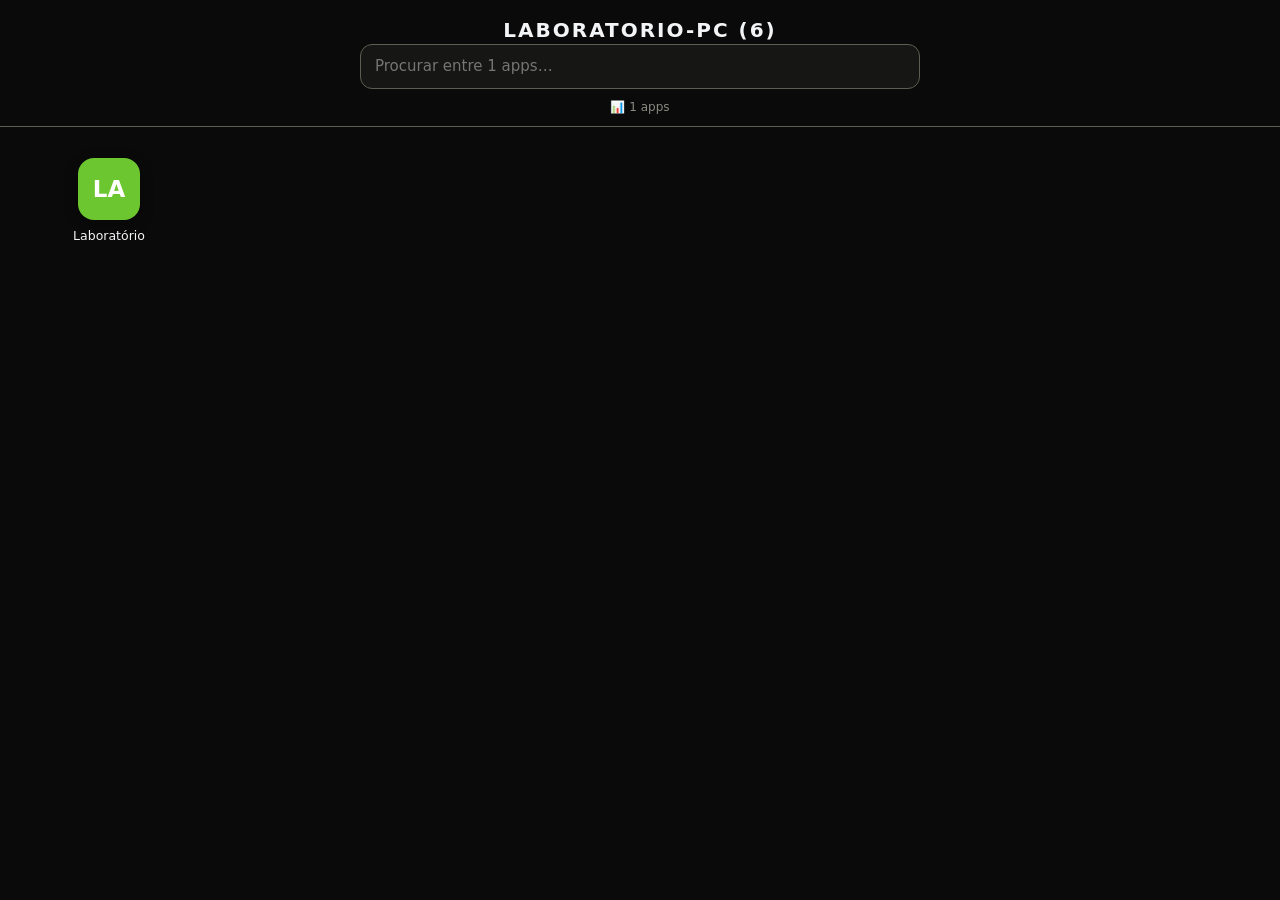
<file: index.html>
<!doctype html>
<!-- SK-HUB -->
<html lang="pt-BR">
<head>
  <meta charset="utf-8">
  <meta name="viewport" content="width=device-width, initial-scale=1, viewport-fit=cover">
  <title>laboratorio-pc (6)</title>
  <style>
    :root{--bg:#0a0a0a;--card:#161614;--line:#5d5e53;--tx:#f3f4f6;--mut:#8a8a80;--acc:#a3a082}
    *{box-sizing:border-box}body{margin:0;background:var(--bg);color:var(--tx);font:15px/1.4 system-ui,-apple-system,"Segoe UI",Roboto,sans-serif;padding:env(safe-area-inset-top) 0 24px}
    header{position:sticky;top:0;background:var(--bg);padding:16px 16px 10px;z-index:2;border-bottom:1px solid var(--line);text-align:center}
    .logo{width:72px;height:72px;border-radius:50%;margin:0 auto 10px;display:grid;place-items:center;background:var(--acc);color:var(--bg);font:bold 34px Georgia,serif;box-shadow:0 0 30px color-mix(in srgb,var(--acc) 35%,transparent);border:2px solid #fff}
    h1{margin:0;font-size:20px;letter-spacing:2px;text-transform:uppercase}.sub{color:var(--acc);font-size:12px;letter-spacing:2px;margin:4px 0 10px}
    input{width:100%;max-width:560px;padding:11px 14px;border-radius:12px;border:1px solid var(--line);background:var(--card);color:var(--tx);font:inherit}
    .grid{display:grid;grid-template-columns:repeat(auto-fill,minmax(96px,1fr));gap:12px;padding:16px;max-width:1200px;margin:0 auto}
    a.app{display:flex;flex-direction:column;align-items:center;gap:8px;text-decoration:none;color:var(--tx);padding:14px 6px;border-radius:14px;border:1px solid transparent;transition:.15s}
    a.app:hover,a.app:focus{background:var(--card);border-color:var(--line);outline:none;transform:translateY(-2px)}
    .ic{width:62px;height:62px;border-radius:16px;display:grid;place-items:center;font-weight:800;font-size:23px;color:#fff;overflow:hidden;box-shadow:0 4px 14px rgba(0,0,0,.3)}
    .ic.em{background:var(--card)!important;border:1px solid var(--line);font-size:32px}
    .ic img{width:100%;height:100%;object-fit:cover}
    .nm{font-size:12.5px;text-align:center;line-height:1.25;word-break:break-word;display:-webkit-box;-webkit-line-clamp:2;-webkit-box-orient:vertical;overflow:hidden}
    .ds{font-size:10.5px;color:var(--mut);text-align:center}
    .vazio{color:var(--mut);padding:30px 16px;text-align:center;grid-column:1/-1}
    .info{text-align:center;color:var(--mut);font-size:12px;margin-top:10px}
    .links{display:flex;gap:10px;justify-content:center;flex-wrap:wrap;padding:0 16px}
    .links a{color:var(--tx);text-decoration:none;font-size:13px;padding:9px 16px;border:1px solid var(--line);border-radius:30px}
    .links a:hover{background:var(--acc);color:var(--bg)}
    #inst{position:fixed;right:16px;bottom:16px;padding:13px 20px;border:0;border-radius:40px;background:var(--acc);color:var(--bg);font-weight:bold;font-size:15px;box-shadow:0 6px 20px rgba(0,0,0,.4);display:none;cursor:pointer}
  </style>
  <!-- PWA:inicio (gerado pelo Mini SK — pode refazer no painel 📱 PWA) -->
  <link rel="manifest" href="manifest.json">
  <meta name="theme-color" content="#5d5e53">
  <meta name="mobile-web-app-capable" content="yes">
  <meta name="apple-mobile-web-app-capable" content="yes">
  <meta name="apple-mobile-web-app-status-bar-style" content="black-translucent">
  <meta name="apple-mobile-web-app-title" content="laboratorio-">
  <link rel="icon" href="favicon.ico" sizes="any">
  <link rel="icon" href="icons/icon.svg" type="image/svg+xml">
  <link rel="apple-touch-icon" href="icons/apple-touch-icon.png">
  <script>
    if ('serviceWorker' in navigator && location.protocol.indexOf('http') === 0) {
      addEventListener('load', function () { navigator.serviceWorker.register('service-worker.js').catch(function (e) { console.warn('Service worker:', e); }); });
    }
  </script>
  <!-- PWA:fim -->
</head>
<body>
  <header><h1>laboratorio-pc (6)</h1><input id="q" type="search" placeholder="Procurar entre 1 apps…" autocomplete="off"><div class="info" id="info"></div></header>
  <main class="grid" id="g"></main>
  <button id="inst">📥 Instalar app</button>
  <script>
    // Lista gravada pelo Mini SK — está DENTRO deste arquivo, não no navegador.
    // Funciona igual em qualquer celular e depois de instalar.
    var APPS = [
 {
  "n": "Laboratório",
  "d": "",
  "u": "app/index.html",
  "i": "",
  "e": "",
  "c": "hsl(96 62% 48%)",
  "l": "LA"
 }
];
    var g = document.getElementById('g'), q = document.getElementById('q');
    function rec(){ try { return JSON.parse(localStorage.getItem('hub-recentes') || '[]'); } catch (e) { return []; } }
    function esc(s){ return String(s).replace(/[&<>"]/g, function(c){ return {'&':'&amp;','<':'&lt;','>':'&gt;','"':'&quot;'}[c]; }); }
    function card(a){ var ic = a.e ? '<span class="ic em">' + esc(a.e) + '</span>' : '<span class="ic" style="background:' + a.c + '">' + (a.i ? '<img src="' + esc(a.i) + '" alt="" loading="lazy" onerror="this.parentNode.textContent=\'' + esc(a.l) + '\'">' : esc(a.l)) + '</span>';
      return '<a class="app" href="' + esc(a.u) + '" data-u="' + esc(a.u) + '">' + ic + '<span class="nm">' + esc(a.n) + '</span>' + (a.d ? '<span class="ds">' + esc(a.d) + '</span>' : '') + '</a>'; }
    function show(){ var t = q.value.trim().toLowerCase(); var r = rec(); var list = APPS.filter(function(a){ return !t || (a.n + ' ' + a.d + ' ' + a.u).toLowerCase().indexOf(t) >= 0; });
      if (!t) list.sort(function(a,b){ var x = r.indexOf(a.u), y = r.indexOf(b.u); return (x < 0 ? 999 : x) - (y < 0 ? 999 : y); });
      g.innerHTML = list.map(card).join('') || '<p class="vazio">Nada encontrado.</p>';
      document.getElementById('info').textContent = '📊 ' + APPS.length + ' apps' + (!t && r.length ? ' · os usados por último aparecem primeiro' : ''); }
    g.addEventListener('click', function(e){ var a = e.target.closest('a.app'); if (!a) return; var r = rec().filter(function(u){ return u !== a.dataset.u; }); r.unshift(a.dataset.u); try { localStorage.setItem('hub-recentes', JSON.stringify(r.slice(0, 30))); } catch (e) {} });
    q.addEventListener('input', show); show();
    var ev; addEventListener('beforeinstallprompt', function(e){ e.preventDefault(); ev = e; document.getElementById('inst').style.display = 'block'; });
    document.getElementById('inst').onclick = function(){ if (ev) { ev.prompt(); ev = null; this.style.display = 'none'; } };
  </script>
</body>
</html>
</file>
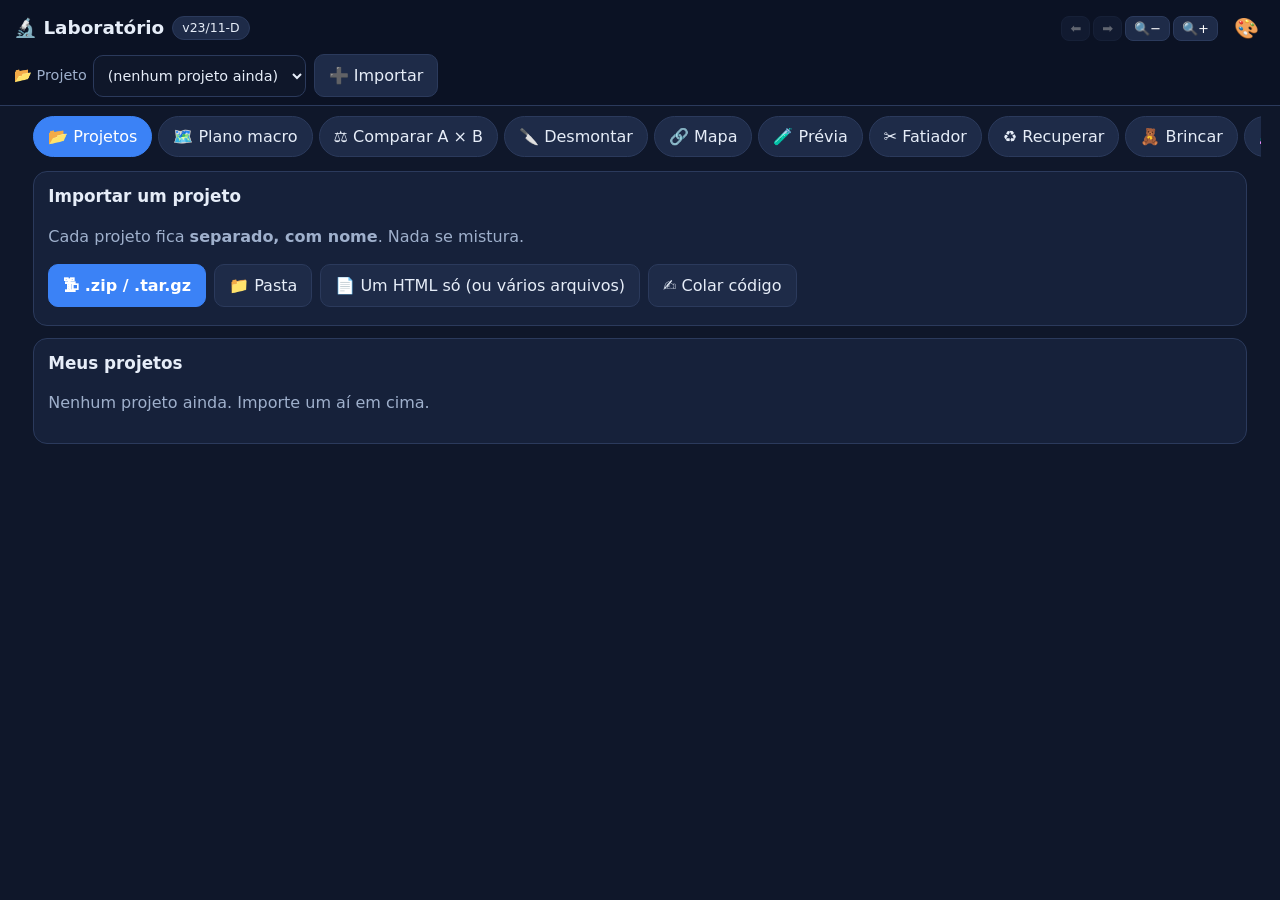
<file: app/index.html>
<!doctype html>
<html lang="pt-BR">
<head><style>/* 23/11: sem esticar */html,body,*{overscroll-behavior:none}</style>
<meta charset="utf-8">
<meta name="viewport" content="width=device-width, initial-scale=1, viewport-fit=cover">
<title>Laboratório</title>
<link rel="stylesheet" href="css/app.css">
<link rel="stylesheet" href="css/extra.css">
<link rel="stylesheet" href="css/antigo.css">
  <!-- PWA:inicio (gerado pelo Mini SK — pode refazer no painel 📱 PWA) -->
  <link rel="manifest" href="manifest.json">
  <meta name="theme-color" content="#0000ff">
  <meta name="mobile-web-app-capable" content="yes">
  <meta name="apple-mobile-web-app-capable" content="yes">
  <meta name="apple-mobile-web-app-status-bar-style" content="black-translucent">
  <meta name="apple-mobile-web-app-title" content="Laboratório">
  <link rel="icon" href="favicon.ico" sizes="any">
  <link rel="icon" href="icons/icon.svg" type="image/svg+xml">
  <link rel="apple-touch-icon" href="icons/apple-touch-icon.png">
  <script>
    if ('serviceWorker' in navigator && location.protocol.indexOf('http') === 0) {
      addEventListener('load', function () { navigator.serviceWorker.register('service-worker.js').catch(function (e) { console.warn('Service worker:', e); }); });
    }
  </script>
  <!-- PWA:fim -->
</head>
<body>
<header>
  <div class="topo"><h1>🔬 Laboratório</h1><span class="chip" id="versao">v23/11-D</span></div>
  <div class="barra">
    <label class="sel">📂 Projeto <select id="sel-a"></select></label>
    <button class="btn" id="b-importar">➕ Importar</button>
  </div>
</header>
<nav class="abas" id="abas">
  <button class="aba on" data-t="projetos">📂 Projetos</button>
  <button class="aba" data-t="plano">🗺️ Plano macro</button>
  <button class="aba" data-t="comparar">⚖️ Comparar A × B</button>
  <button class="aba" data-t="desmontar">🔪 Desmontar</button>
  <button class="aba" data-t="mapa">🔗 Mapa</button>
  <button class="aba" data-t="previa">🧪 Prévia</button>
  <button class="aba" data-t="fatiador">✂️ Fatiador</button>
  <button class="aba" data-t="recuperar">♻️ Recuperar</button>
  <button class="aba" data-t="brincar">🧸 Brincar</button>
  <button class="aba" data-t="combinar">🧬 Combinar</button>
  <button class="aba" data-t="grupos">🧩 Grupos</button>
  <button class="aba" data-t="raiox">🔍 Raio-X APK/EXE</button>
  <button class="aba" data-t="desembrulhar">📦 Desembrulhar</button>
  <button class="aba" data-t="ia">🤖 IA</button>
  <button class="aba" data-t="memoria">📒 Memória</button>
  <button class="aba" data-t="terminal">💻 Terminal</button>
  <button class="aba" data-t="ferramentas">🧰 Ferramentas</button>
</nav>
<main>
  <section data-p="projetos">
    <div class="card">
      <h2>Importar um projeto</h2>
      <p class="muted">Cada projeto fica <b>separado, com nome</b>. Nada se mistura.</p>
      <div class="linha">
        <button class="btn p" id="b-zip">🗜 .zip / .tar.gz</button>
        <button class="btn" id="b-pasta">📁 Pasta</button>
        <button class="btn" id="b-html">📄 Um HTML só (ou vários arquivos)</button>
        <button class="btn" id="b-colar">✍️ Colar código</button>
      </div>
      <input type="file" id="f-zip" accept=".zip,.tar,.gz,.tgz,.taz,.apk,.aab,application/zip,application/gzip,application/x-tar,application/vnd.android.package-archive" hidden>
      <input type="file" id="f-pasta" webkitdirectory multiple hidden>
      <input type="file" id="f-html" multiple hidden>
    </div>
    <div class="card"><h2>Meus projetos</h2><div id="v-projetos"></div></div>
  </section>

  <section data-p="plano" hidden>
    <div class="card">
      <div class="linha"><b id="plano-nome"></b><span class="cresce"></span><button class="btn p" id="b-plano-baixar">⤓ Baixar o plano (.md)</button><button class="btn" id="b-plano-copiar">📋 Copiar para a IA</button></div>
      <p class="muted pequeno">O plano completo do projeto escolhido lá em cima: mapa, como carrega, o que cada arquivo e função faz, quem chama quem, dependências, rotas, problemas e o que olhar quando algo quebrar. No fim, o pedido pronto para a IA.</p>
    </div>
    <div id="v-plano" class="md"></div>
  </section>

  <section data-p="comparar" hidden>
    <div class="card">
      <div class="linha">
        <label class="sel">A (o que funciona) <select id="cmp-a"></select></label>
        <label class="sel">B (o que não funciona) <select id="cmp-b"></select></label>
      </div>
      <div class="linha"><label class="pequeno"><input type="checkbox" id="cmp-esp" checked> não contar diferença só de espaço</label><span class="cresce"></span><button class="btn p" id="b-cmp">⚖️ Comparar</button><button class="btn" id="b-cmp-baixar">⤓ Relatório (.md)</button><button class="btn" id="b-cmp-copiar">📋 Copiar para a IA</button></div>
    </div>
    <div id="v-cmp"></div>
  </section>

  <section data-p="desmontar" hidden><div id="panel-desmontar"></div></section>
  <section data-p="mapa" hidden><div id="panel-mapa"></div></section>
  <section data-p="previa" hidden><div id="panel-previa"></div></section>
  <section data-p="fatiador" hidden><div id="panel-fatiador"></div></section>
  <section data-p="recuperar" hidden><div id="panel-recuperar"></div></section>
  <section data-p="brincar" hidden><div id="panel-brincar"></div></section>
  <section data-p="combinar" hidden><div id="panel-combinar"></div></section>
  <section data-p="grupos" hidden><div id="panel-grupos"></div></section>
  <section data-p="raiox" hidden><div id="panel-raiox"></div></section>
  <section data-p="desembrulhar" hidden><div id="panel-desembrulhar"></div></section>
  <section data-p="ia" hidden><div id="panel-ia"></div></section>
  <section data-p="memoria" hidden><div id="panel-memoria"></div></section>
  <section data-p="terminal" hidden><div id="panel-terminal" class="card"></div></section>
  <section data-p="ferramentas" hidden><div id="panel-ferramentas"></div></section>
</main>
<div id="aviso" class="aviso" hidden></div>
<script src="lib/jszip.min.js"></script>
<script src="lib/acorn.min.js"></script>
<script src="js/00-base.js"></script>
<script src="js/10-banco.js"></script>
<script src="js/20-importar.js"></script>
<script src="js/30-analise.js"></script>
<script src="js/40-plano.js"></script>
<script src="js/50-comparar.js"></script>
<script src="js/60-ferramentas.js"></script>
<script src="js/70-ia.js"></script>
<script src="js/75-memoria.js"></script>
<script src="js/80-terminal.js"></script>
<script src="js/90-lab-ponte.js"></script>
<script src="js/91-lab-base.js"></script>
<script src="js/92-lab-mapa.js"></script>
<script src="js/93-lab-previa.js"></script>
<script src="js/94-lab-desmontar.js"></script>
<script src="js/95-fatiador.js"></script>
<script src="js/96-recuperar.js"></script>
<script src="js/97-brincar.js"></script>
<script src="js/98-combinar.js"></script>
<script src="js/98w-desembrulhar.js"></script>
<script src="js/98x-raiox.js"></script>
<script src="js/98x2-raiox-mais.js"></script>
<script src="js/98y-grupos.js"></script>
<script src="js/98z-navegar.js"></script>
<script src="js/99-app.js"></script>
<script>window.TEMA_APP = { id: 'laboratorio', barra: 'header .topo', padrao: 'escuro', cores: {
  escuro: null,
  claro: { '--bg': '#f4f6fb', '--bg2': '#ffffff', '--bg3': '#eaeff7', '--tx': '#172033', '--mu': '#55627a', '--li': '#cfd8e6', '--az': '#2563eb', '--ok': '#15803d', '--er': '#c0262d', '--am': '#a15c00' },
  contraste: { '--bg': '#000000', '--bg2': '#0b0b0b', '--bg3': '#171717', '--tx': '#ffffff', '--mu': '#e2e2e2', '--li': '#8c8c8c', '--az': '#5aaeff', '--ok': '#4dff8f', '--er': '#ff7070', '--am': '#ffd33d' },
  papel: { '--bg': '#f2e9d6', '--bg2': '#fbf5e7', '--bg3': '#eee1c4', '--tx': '#2a2115', '--mu': '#67563c', '--li': '#d6c5a2', '--az': '#8a5514', '--ok': '#3d6a28', '--er': '#9b2c2c', '--am': '#9a5600' }  },
  extra: (function () { const c = 'header{background:var(--bg2)!important}.aviso{background:var(--bg2)!important;color:var(--tx)!important}#lab-nav button{background:var(--bg3)!important;color:var(--tx)!important}.lado .l{border-bottom-color:rgba(0,0,0,.05)!important}'; return { claro: c, papel: c }; })() };</script>
<script src="js/tema.js"></script>
<script>window.JANELA_BARRA = 'header .topo';</script>
<script src="js/janela-pc.js"></script>
</body>
</html>
</file>
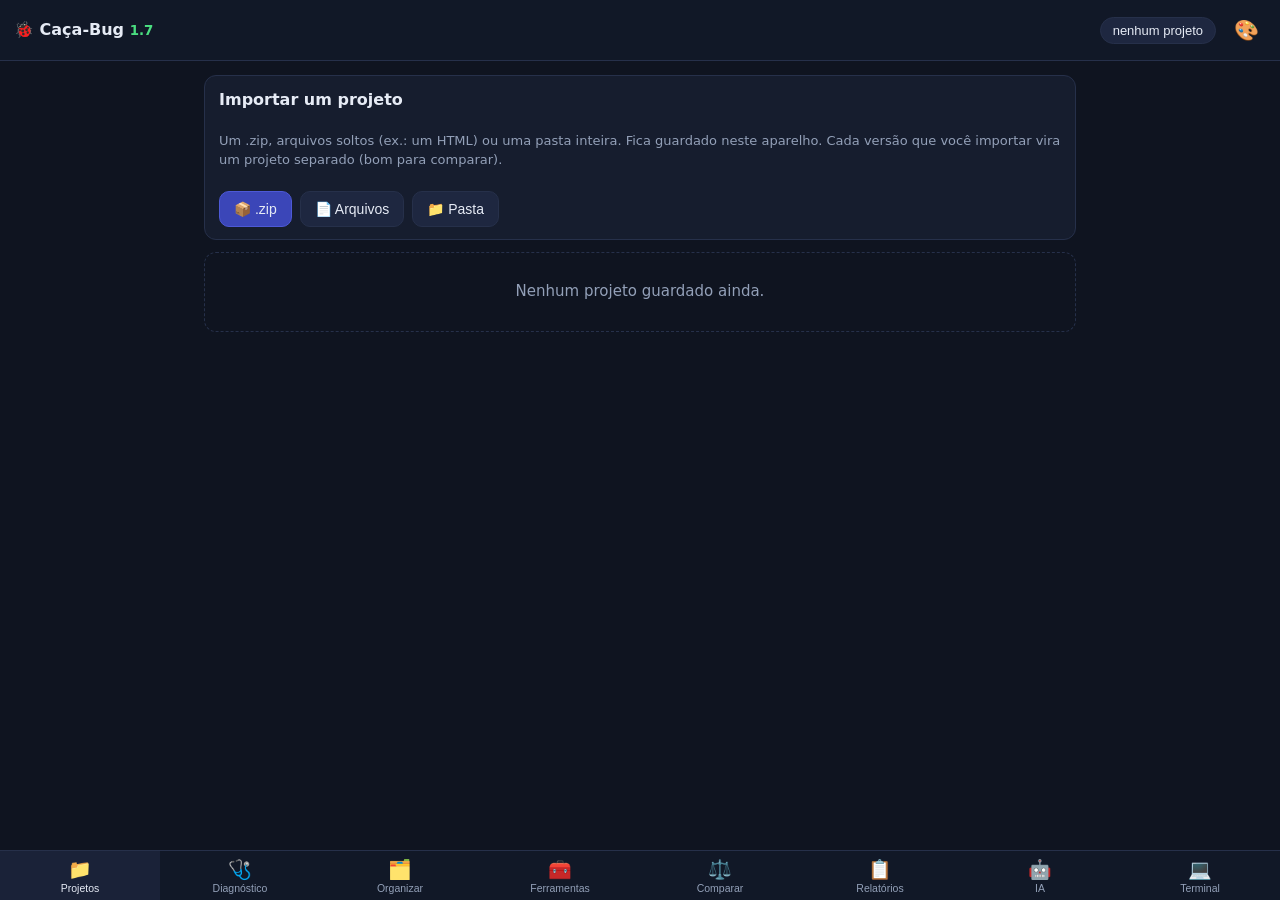
<file: app/ferramentas/cacabug/index.html>
<!doctype html>
<html lang="pt-BR">
<head><style>/* 23/11: sem esticar */html,body,*{overscroll-behavior:none}</style>
<meta charset="utf-8">
<meta name="viewport" content="width=device-width, initial-scale=1, viewport-fit=cover">
<meta name="theme-color" content="#0f1420">
<title>Caça-Bug</title>
<link rel="manifest" href="manifest.json">
<link rel="icon" href="icons/icon-192.png">
<link rel="apple-touch-icon" href="icons/icon-192.png">
<link rel="stylesheet" href="css/app.css">
<script>if ('serviceWorker' in navigator && location.protocol.indexOf('http') === 0) addEventListener('load', function () { navigator.serviceWorker.register('sw.js').catch(function () {}); });</script>
</head>
<body>
  <header id="topo">
    <span class="logo">🐞 Caça-Bug <small style="color:var(--bom);font-weight:600">1.7</small></span>
    <button id="topo-proj" class="chip" title="Projeto em uso (toque para trocar)">nenhum projeto</button>
  </header>

  <main id="corpo">
    <section class="tela" data-tela="projetos" id="tela-projetos"></section>
    <section class="tela" data-tela="diagnostico" id="tela-diagnostico" hidden></section>
    <section class="tela" data-tela="organizar" id="tela-organizar" hidden></section>
    <section class="tela" data-tela="ferramentas" id="tela-ferramentas" hidden></section>
    <section class="tela" data-tela="comparar" id="tela-comparar" hidden></section>
    <section class="tela" data-tela="relatorios" id="tela-relatorios" hidden></section>
    <section class="tela" data-tela="ia" id="tela-ia" hidden></section>
    <section class="tela tela-larga" data-tela="terminal" id="tela-terminal" hidden></section>
    <section class="tela tela-ferr" data-tela="ferramenta" hidden>
      <div class="ferr-barra">
        <button class="btn small" id="ferr-voltar">← Voltar</button>
        <b id="ferr-titulo" class="grow"></b>
        <button class="btn small" id="ferr-mandar" title="Entregar o projeto em uso de novo">📥 Projeto</button>
        <button class="btn small primary" id="ferr-guardar">📌 Guardar relatório</button>
      </div>
      <div id="ferr-host"></div>
    </section>
  </main>

  <nav id="abas">
    <button data-aba="projetos">📁<span>Projetos</span></button>
    <button data-aba="diagnostico">🩺<span>Diagnóstico</span></button>
    <button data-aba="organizar">🗂️<span>Organizar</span></button>
    <button data-aba="ferramentas">🧰<span>Ferramentas</span></button>
    <button data-aba="comparar">⚖️<span>Comparar</span></button>
    <button data-aba="relatorios">📋<span>Relatórios</span></button>
    <button data-aba="ia">🤖<span>IA</span></button>
    <button data-aba="terminal">💻<span>Terminal</span></button>
  </nav>

  <script src="js/00-core.js"></script>
  <script src="js/20-zip.js"></script>
  <script src="js/30-projeto.js"></script>
  <script src="ferramentas/cirurgiao.js"></script>
  <script src="ferramentas/projeto-lab.js"></script>
  <script src="ferramentas/analisador-universal.js"></script>
  <script src="ferramentas/triagem.js"></script>
  <script src="ferramentas/gerador-eas.js"></script>
  <script src="ferramentas/ai-code-studio.js"></script>
  <script src="ferramentas/raiox.js"></script>
  <script src="ferramentas/desembrulhar.js"></script>
  <script src="lib/diff.min.js"></script>
  <script src="js/40-ferramentas.js"></script>
  <script src="js/50-relatorios.js"></script>
  <script src="js/60-comparar.js"></script>
  <script src="js/lib/plano-core.js"></script>
  <script src="js/lib/expo-core.js"></script>
  <script src="js/lib/organizar-core.js"></script>
  <script src="js/45-organizar.js"></script>
  <script src="js/46-limpo.js"></script>
<script src="js/70-ia.js"></script>
<script src="js/80-terminal.js"></script>
<script src="js/99-app.js"></script>
<script>window.TEMA_APP = { id: 'cacabug', barra: '#topo', padrao: 'escuro', cores: {
  escuro: null,
  claro: { '--bg': '#f4f6fb', '--card': '#ffffff', '--linha': '#d0d8e6', '--txt': '#172033', '--muted': '#55627a', '--acc': '#4f46e5', '--bom': '#15803d', '--meio': '#a15c00', '--ruim': '#c0262d' },
  contraste: { '--bg': '#000000', '--card': '#0f0f0f', '--linha': '#8a8a8a', '--txt': '#ffffff', '--muted': '#e0e0e0', '--acc': '#9aa6ff', '--bom': '#4dff8f', '--meio': '#ffd33d', '--ruim': '#ff7070' },
  papel: { '--bg': '#f2e9d6', '--card': '#fbf5e7', '--linha': '#d6c5a2', '--txt': '#2a2115', '--muted': '#67563c', '--acc': '#8a5514', '--bom': '#3d6a28', '--meio': '#9a5600', '--ruim': '#9b2c2c' }  },
  extra: { claro: '#topo,.ferr-barra,#abas,.dif-barra{background:var(--card)!important}#abas button.ativa{background:var(--bg)!important}.chip,.btn,.lab-chip,.toast{background:var(--bg)!important;color:var(--txt)!important}.btn.primary{background:var(--acc)!important;color:#fff!important;border-color:var(--acc)!important}.btn.danger{background:#fde8ea!important;color:#9b1c2c!important;border-color:#e3a2aa!important}code,pre.rel-texto,.inp,.lab-busca{background:var(--bg)!important;color:var(--txt)!important}.tag{background:#e3e8fb!important;color:#3730a3!important}.tag.laranja{background:#fde7cf!important;color:#7c3a06!important}.aviso{background:#fdf3d8!important;border-color:#e6c97a!important;color:#5a4300!important}.linha.ruim{color:#b91c1c!important}.linha.meio{color:#92400e!important}.linha.bom{color:#166534!important}.dl.add{background:#dcfce7!important;color:#14532d!important}.dl.del{background:#fde8ea!important;color:#7f1d1d!important}.dl.pulo{background:var(--bg)!important}.link-dif{color:#4338ca!important}table.tab tr.dif td{background:#fdf3d8!important}.toast.ok{background:#dcfce7!important}.toast.error{background:#fde8ea!important}', papel: '#topo,.ferr-barra,#abas,.dif-barra{background:var(--card)!important}#abas button.ativa{background:var(--bg)!important}.chip,.btn,.lab-chip,.toast{background:var(--bg)!important;color:var(--txt)!important}.btn.primary{background:var(--acc)!important;color:#fff!important;border-color:var(--acc)!important}.btn.danger{background:#fde8ea!important;color:#9b1c2c!important;border-color:#e3a2aa!important}code,pre.rel-texto,.inp,.lab-busca{background:var(--bg)!important;color:var(--txt)!important}.tag{background:#e3e8fb!important;color:#3730a3!important}.tag.laranja{background:#fde7cf!important;color:#7c3a06!important}.aviso{background:#fdf3d8!important;border-color:#e6c97a!important;color:#5a4300!important}.linha.ruim{color:#b91c1c!important}.linha.meio{color:#92400e!important}.linha.bom{color:#166534!important}.dl.add{background:#dcfce7!important;color:#14532d!important}.dl.del{background:#fde8ea!important;color:#7f1d1d!important}.dl.pulo{background:var(--bg)!important}.link-dif{color:#4338ca!important}table.tab tr.dif td{background:#fdf3d8!important}.toast.ok{background:#dcfce7!important}.toast.error{background:#fde8ea!important}' } };</script>
<script src="js/tema.js"></script>
<script>window.JANELA_BARRA = '#topo';</script>
<script src="js/janela-pc.js"></script>
</body>
</html>
</file>
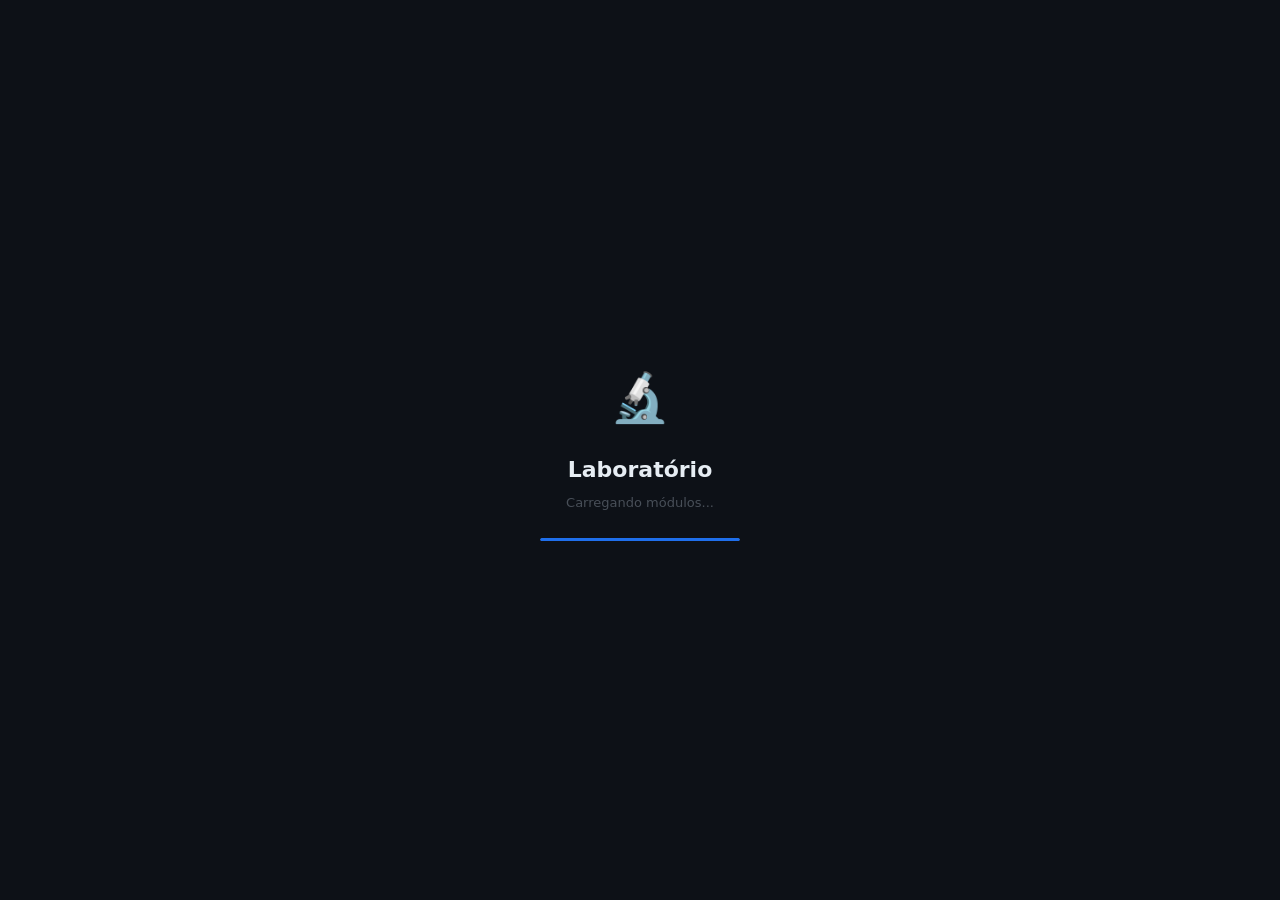
<file: app/ferramentas/laboratorio2/index.html>
<!DOCTYPE html>
<html lang="pt-BR">
<head><style>/* 23/11: sem esticar */html,body,*{overscroll-behavior:none}</style>
  <meta charset="UTF-8" />
  <meta name="viewport" content="width=device-width, initial-scale=1.0" />
  <title>🔬 Laboratório 2</title>
  <style>/* css/00-casca.css */

    /* ===== RESET & VARIÁVEIS ===== */
    *, *::before, *::after { box-sizing: border-box; margin: 0; padding: 0; }

    :root {
      --bg-main:       #0d1117;
      --bg-sidebar:    #161b22;
      --bg-card:       #1c2128;
      --bg-hover:      #21262d;
      --bg-active:     #1f6feb22;
      --border:        #30363d;
      --accent:        #1f6feb;
      --accent-hover:  #388bfd;
      --accent-green:  #3fb950;
      --accent-yellow: #d29922;
      --accent-red:    #f85149;
      --accent-purple: #bc8cff;
      --text-primary:  #e6edf3;
      --text-secondary:#8b949e;
      --text-muted:    #484f58;
      --font-main:     'Segoe UI', system-ui, sans-serif;
      --font-mono:     'Cascadia Code', 'Fira Code', 'Consolas', monospace;
      --radius:        8px;
      --radius-lg:     12px;
      --shadow:        0 4px 24px rgba(0,0,0,0.4);
      --sidebar-width: 240px;
      --header-height: 52px;
      --transition:    0.18s ease;
    }

    html, body {
      height: 100%;
      background: var(--bg-main);
      color: var(--text-primary);
      font-family: var(--font-main);
      font-size: 14px;
      line-height: 1.6;
      overflow: hidden;
    }

    /* ===== SCROLLBAR ===== */
    ::-webkit-scrollbar { width: 6px; height: 6px; }
    ::-webkit-scrollbar-track { background: transparent; }
    ::-webkit-scrollbar-thumb { background: var(--border); border-radius: 3px; }
    ::-webkit-scrollbar-thumb:hover { background: var(--text-muted); }

    /* ===== LAYOUT PRINCIPAL ===== */
    #app {
      display: grid;
      grid-template-rows: var(--header-height) 1fr;
      grid-template-columns: var(--sidebar-width) 1fr;
      grid-template-areas:
        "header header"
        "sidebar main";
      height: 100vh;
      width: 100vw;
    }

    /* ===== HEADER ===== */
    #header {
      grid-area: header;
      background: var(--bg-sidebar);
      border-bottom: 1px solid var(--border);
      display: flex;
      align-items: center;
      padding: 0 16px;
      gap: 12px;
      z-index: 100;
    }

    #header .logo {
      display: flex;
      align-items: center;
      gap: 8px;
      font-size: 16px;
      font-weight: 700;
      color: var(--text-primary);
      letter-spacing: -0.3px;
    }

    #header .logo .icon {
      width: 28px; height: 28px;
      background: linear-gradient(135deg, var(--accent), var(--accent-purple));
      border-radius: 6px;
      display: flex; align-items: center; justify-content: center;
      font-size: 14px;
    }

    #header .logo span.sub {
      color: var(--accent);
      font-weight: 400;
      font-size: 12px;
    }

    #header .spacer { flex: 1; }

    #header .status-bar {
      display: flex;
      align-items: center;
      gap: 8px;
      font-size: 12px;
      color: var(--text-secondary);
    }

    #header .status-dot {
      width: 7px; height: 7px;
      border-radius: 50%;
      background: var(--text-muted);
      transition: background var(--transition);
    }
    #header .status-dot.green  { background: var(--accent-green); box-shadow: 0 0 6px var(--accent-green); }
    #header .status-dot.yellow { background: var(--accent-yellow); }
    #header .status-dot.red    { background: var(--accent-red); }

    #btn-toggle-sidebar {
      background: none; border: none; cursor: pointer;
      color: var(--text-secondary); font-size: 18px; padding: 4px 8px;
      border-radius: var(--radius); transition: all var(--transition);
    }
    #btn-toggle-sidebar:hover { background: var(--bg-hover); color: var(--text-primary); }

    /* ===== SIDEBAR ===== */
    #sidebar {
      grid-area: sidebar;
      background: var(--bg-sidebar);
      border-right: 1px solid var(--border);
      display: flex;
      flex-direction: column;
      overflow-y: auto;
      transition: width var(--transition), opacity var(--transition);
    }

    #sidebar.collapsed {
      width: 0;
      overflow: hidden;
      opacity: 0;
    }

    .sidebar-section {
      padding: 12px 8px 4px;
    }

    .sidebar-section-title {
      font-size: 10px;
      font-weight: 600;
      text-transform: uppercase;
      letter-spacing: 0.8px;
      color: var(--text-muted);
      padding: 0 8px 6px;
    }

    .nav-item {
      display: flex;
      align-items: center;
      gap: 10px;
      padding: 8px 12px;
      border-radius: var(--radius);
      cursor: pointer;
      transition: all var(--transition);
      color: var(--text-secondary);
      font-size: 13px;
      font-weight: 500;
      border: none;
      background: none;
      width: 100%;
      text-align: left;
      position: relative;
    }

    .nav-item:hover {
      background: var(--bg-hover);
      color: var(--text-primary);
    }

    .nav-item.active {
      background: var(--bg-active);
      color: var(--accent-hover);
      border-left: 2px solid var(--accent);
    }

    .nav-item .nav-icon { font-size: 16px; width: 20px; text-align: center; }
    .nav-item .nav-label { flex: 1; }

    .nav-item .nav-badge {
      font-size: 10px;
      background: var(--accent);
      color: white;
      border-radius: 10px;
      padding: 1px 6px;
      font-weight: 600;
    }

    .nav-item .nav-badge.green  { background: var(--accent-green); }
    .nav-item .nav-badge.yellow { background: var(--accent-yellow); color: #000; }
    .nav-item .nav-badge.red    { background: var(--accent-red); }

    .sidebar-divider {
      height: 1px;
      background: var(--border);
      margin: 8px 12px;
    }

    /* ===== ÁREA PRINCIPAL ===== */
    #main {
      grid-area: main;
      overflow: hidden;
      display: flex;
      flex-direction: column;
    }

    /* ===== ABAS ===== */
    #tabs-bar {
      display: flex;
      align-items: center;
      background: var(--bg-sidebar);
      border-bottom: 1px solid var(--border);
      overflow-x: auto;
      min-height: 38px;
      padding: 0 4px;
      gap: 2px;
    }

    #tabs-bar::-webkit-scrollbar { height: 2px; }

    .tab {
      display: flex;
      align-items: center;
      gap: 6px;
      padding: 6px 14px;
      border-radius: var(--radius) var(--radius) 0 0;
      cursor: pointer;
      font-size: 12px;
      color: var(--text-secondary);
      white-space: nowrap;
      border: 1px solid transparent;
      border-bottom: none;
      transition: all var(--transition);
      background: none;
      position: relative;
    }

    .tab:hover { color: var(--text-primary); background: var(--bg-hover); }

    .tab.active {
      background: var(--bg-main);
      color: var(--text-primary);
      border-color: var(--border);
      border-bottom-color: var(--bg-main);
    }

    .tab .tab-close {
      font-size: 11px;
      opacity: 0;
      transition: opacity var(--transition);
      cursor: pointer;
      border-radius: 3px;
      padding: 1px 3px;
    }
    .tab:hover .tab-close { opacity: 0.6; }
    .tab .tab-close:hover { opacity: 1; background: var(--bg-hover); }

    /* ===== CONTEÚDO DOS MÓDULOS ===== */
    #modules-container {
      flex: 1;
      overflow: hidden;
      position: relative;
    }

    .module-panel {
      position: absolute;
      inset: 0;
      overflow-y: auto;
      padding: 20px;
      display: none;
      animation: fadeIn 0.15s ease;
    }

    .module-panel.active { display: block; }

    @keyframes fadeIn {
      from { opacity: 0; transform: translateY(4px); }
      to   { opacity: 1; transform: translateY(0); }
    }

    /* ===== CARDS ===== */
    .card {
      background: var(--bg-card);
      border: 1px solid var(--border);
      border-radius: var(--radius-lg);
      padding: 20px;
      margin-bottom: 16px;
    }

    .card-title {
      font-size: 14px;
      font-weight: 600;
      color: var(--text-primary);
      margin-bottom: 12px;
      display: flex;
      align-items: center;
      gap: 8px;
    }

    /* ===== BOTÕES ===== */
    .btn {
      display: inline-flex;
      align-items: center;
      gap: 6px;
      padding: 7px 14px;
      border-radius: var(--radius);
      border: none;
      cursor: pointer;
      font-size: 13px;
      font-weight: 500;
      transition: all var(--transition);
      font-family: var(--font-main);
    }

    .btn-primary {
      background: var(--accent);
      color: white;
    }
    .btn-primary:hover { background: var(--accent-hover); }

    .btn-secondary {
      background: var(--bg-hover);
      color: var(--text-primary);
      border: 1px solid var(--border);
    }
    .btn-secondary:hover { background: var(--border); }

    .btn-success {
      background: #1a4a1a;
      color: var(--accent-green);
      border: 1px solid #2d6a2d;
    }
    .btn-success:hover { background: #2d6a2d; }

    .btn-danger {
      background: #3d1a1a;
      color: var(--accent-red);
      border: 1px solid #6d2a2a;
    }
    .btn-danger:hover { background: #6d2a2a; }

    /* ===== TOAST NOTIFICATIONS ===== */
    #toast-container {
      position: fixed;
      bottom: 20px;
      right: 20px;
      z-index: 9999;
      display: flex;
      flex-direction: column;
      gap: 8px;
      pointer-events: none;
    }

    .toast {
      background: var(--bg-card);
      border: 1px solid var(--border);
      border-radius: var(--radius);
      padding: 10px 16px;
      font-size: 13px;
      color: var(--text-primary);
      box-shadow: var(--shadow);
      display: flex;
      align-items: center;
      gap: 8px;
      animation: slideIn 0.2s ease, fadeOut 0.3s ease 2.7s forwards;
      pointer-events: auto;
      max-width: 320px;
    }

    .toast.success { border-left: 3px solid var(--accent-green); }
    .toast.error   { border-left: 3px solid var(--accent-red); }
    .toast.info    { border-left: 3px solid var(--accent); }
    .toast.warning { border-left: 3px solid var(--accent-yellow); }

    @keyframes slideIn {
      from { transform: translateX(100%); opacity: 0; }
      to   { transform: translateX(0); opacity: 1; }
    }
    @keyframes fadeOut {
      from { opacity: 1; }
      to   { opacity: 0; transform: translateX(100%); }
    }

    /* ===== MODAL ===== */
    #modal-overlay {
      position: fixed; inset: 0;
      background: rgba(0,0,0,0.7);
      z-index: 1000;
      display: none;
      align-items: center;
      justify-content: center;
      backdrop-filter: blur(4px);
    }
    #modal-overlay.open { display: flex; }

    #modal-box {
      background: var(--bg-card);
      border: 1px solid var(--border);
      border-radius: var(--radius-lg);
      padding: 24px;
      max-width: 600px;
      width: 90%;
      max-height: 80vh;
      overflow-y: auto;
      box-shadow: var(--shadow);
    }

    #modal-title {
      font-size: 16px;
      font-weight: 700;
      margin-bottom: 16px;
      display: flex;
      justify-content: space-between;
      align-items: center;
    }

    #modal-close {
      background: none; border: none; cursor: pointer;
      color: var(--text-secondary); font-size: 18px;
      border-radius: var(--radius); padding: 2px 6px;
      transition: all var(--transition);
    }
    #modal-close:hover { background: var(--bg-hover); color: var(--text-primary); }

    /* ===== BARRA DE STATUS INFERIOR ===== */
    #statusbar {
      height: 24px;
      background: var(--accent);
      display: flex;
      align-items: center;
      padding: 0 12px;
      gap: 16px;
      font-size: 11px;
      color: rgba(255,255,255,0.9);
      position: fixed;
      bottom: 0; left: 0; right: 0;
      z-index: 200;
    }

    #statusbar .sb-item { display: flex; align-items: center; gap: 4px; }
    #statusbar .sb-spacer { flex: 1; }

    /* ===== TELA DE BOAS-VINDAS ===== */
    #welcome-screen {
      display: flex;
      flex-direction: column;
      align-items: center;
      justify-content: center;
      height: 100%;
      gap: 24px;
      text-align: center;
      padding: 40px;
    }

    #welcome-screen .welcome-logo {
      width: 72px; height: 72px;
      background: linear-gradient(135deg, var(--accent), var(--accent-purple));
      border-radius: 18px;
      display: flex; align-items: center; justify-content: center;
      font-size: 36px;
      box-shadow: 0 0 40px rgba(31,111,235,0.3);
    }

    #welcome-screen h1 {
      font-size: 28px;
      font-weight: 700;
      background: linear-gradient(135deg, var(--text-primary), var(--accent-hover));
      -webkit-background-clip: text;
      -webkit-text-fill-color: transparent;
    }

    #welcome-screen p {
      color: var(--text-secondary);
      max-width: 480px;
      font-size: 14px;
    }

    .welcome-grid {
      display: grid;
      grid-template-columns: repeat(auto-fit, minmax(180px, 1fr));
      gap: 12px;
      max-width: 700px;
      width: 100%;
    }

    .welcome-card {
      background: var(--bg-card);
      border: 1px solid var(--border);
      border-radius: var(--radius-lg);
      padding: 16px;
      cursor: pointer;
      transition: all var(--transition);
      text-align: left;
    }

    .welcome-card:hover {
      border-color: var(--accent);
      background: var(--bg-active);
      transform: translateY(-2px);
    }

    .welcome-card .wc-icon { font-size: 24px; margin-bottom: 8px; }
    .welcome-card .wc-title { font-size: 13px; font-weight: 600; margin-bottom: 4px; }
    .welcome-card .wc-desc  { font-size: 11px; color: var(--text-secondary); }

    /* ===== AUTOSAVE INDICATOR ===== */
    #autosave-indicator {
      font-size: 11px;
      color: var(--text-muted);
      display: flex;
      align-items: center;
      gap: 4px;
      transition: color var(--transition);
    }
    #autosave-indicator.saving { color: var(--accent-yellow); }
    #autosave-indicator.saved  { color: var(--accent-green); }
  

  #modules-container { padding-bottom: 28px; }
  #main { padding-bottom: 0; }

</style>
<style>/* css/02-importar.css */

/* ===== IMPORTADOR ===== */
#drop-zone {
  border: 2px dashed var(--border);
  border-radius: var(--radius-lg);
  padding: 48px 24px;
  text-align: center;
  cursor: pointer;
  transition: all var(--transition);
  background: var(--bg-card);
  position: relative;
}
#drop-zone:hover, #drop-zone.drag-over {
  border-color: var(--accent);
  background: var(--bg-active);
  transform: scale(1.01);
}
#drop-zone .dz-icon { font-size: 48px; margin-bottom: 12px; }
#drop-zone .dz-title { font-size: 18px; font-weight: 700; margin-bottom: 8px; }
#drop-zone .dz-sub { color: var(--text-secondary); font-size: 13px; margin-bottom: 20px; }
#drop-zone .dz-formats {
  display: flex; flex-wrap: wrap; gap: 6px;
  justify-content: center; margin-bottom: 20px;
}
#drop-zone .dz-formats span {
  background: var(--bg-hover); border: 1px solid var(--border);
  border-radius: 20px; padding: 3px 10px;
  font-size: 11px; color: var(--text-secondary);
  font-family: var(--font-mono);
}
#drop-zone input[type=file] {
  position: absolute; inset: 0; opacity: 0; cursor: pointer; width: 100%; height: 100%;
}

.import-btn-row {
  display: flex; gap: 10px; flex-wrap: wrap; margin-top: 16px;
}

/* ===== PROGRESS ===== */
#import-progress {
  display: none;
  background: var(--bg-card);
  border: 1px solid var(--border);
  border-radius: var(--radius-lg);
  padding: 20px;
  margin-top: 16px;
}
#import-progress.visible { display: block; }
.progress-bar-wrap {
  background: var(--bg-hover);
  border-radius: 4px; height: 8px;
  overflow: hidden; margin: 10px 0;
}
.progress-bar-fill {
  height: 100%;
  background: linear-gradient(90deg, var(--accent), var(--accent-purple));
  border-radius: 4px;
  transition: width 0.2s ease;
  width: 0%;
}
#progress-text { font-size: 12px; color: var(--text-secondary); }
#progress-log {
  font-family: var(--font-mono);
  font-size: 11px;
  color: var(--text-secondary);
  max-height: 120px;
  overflow-y: auto;
  background: var(--bg-main);
  border-radius: var(--radius);
  padding: 8px;
  margin-top: 8px;
}

/* ===== EXPLORADOR ===== */
#explorer-layout {
  display: grid;
  grid-template-columns: 280px 1fr;
  gap: 16px;
  height: calc(100vh - 140px);
}

#file-tree-panel {
  background: var(--bg-card);
  border: 1px solid var(--border);
  border-radius: var(--radius-lg);
  overflow: hidden;
  display: flex;
  flex-direction: column;
}

#file-tree-header {
  padding: 10px 14px;
  border-bottom: 1px solid var(--border);
  font-size: 12px;
  font-weight: 600;
  color: var(--text-secondary);
  display: flex;
  align-items: center;
  justify-content: space-between;
  gap: 8px;
}

#file-tree-search {
  background: var(--bg-hover);
  border: 1px solid var(--border);
  border-radius: var(--radius);
  padding: 5px 10px;
  color: var(--text-primary);
  font-size: 12px;
  width: 100%;
  margin: 8px;
  width: calc(100% - 16px);
  font-family: var(--font-main);
}
#file-tree-search:focus { outline: none; border-color: var(--accent); }

#file-tree-container {
  flex: 1;
  overflow-y: auto;
  padding: 4px 0;
}

.tree-item {
  display: flex;
  align-items: center;
  gap: 6px;
  padding: 4px 8px;
  cursor: pointer;
  border-radius: 4px;
  font-size: 12px;
  color: var(--text-secondary);
  transition: all var(--transition);
  white-space: nowrap;
  overflow: hidden;
  text-overflow: ellipsis;
  user-select: none;
}
.tree-item:hover { background: var(--bg-hover); color: var(--text-primary); }
.tree-item.active { background: var(--bg-active); color: var(--accent-hover); }
.tree-item.is-dir { color: var(--accent-yellow); font-weight: 500; }
.tree-item .tree-icon { flex-shrink: 0; }
.tree-item .tree-name { overflow: hidden; text-overflow: ellipsis; }
.tree-item .tree-size {
  margin-left: auto; font-size: 10px;
  color: var(--text-muted); flex-shrink: 0;
}

/* ===== EDITOR DE ARQUIVO ===== */
#file-viewer-panel {
  background: var(--bg-card);
  border: 1px solid var(--border);
  border-radius: var(--radius-lg);
  overflow: hidden;
  display: flex;
  flex-direction: column;
}

#file-viewer-header {
  padding: 10px 14px;
  border-bottom: 1px solid var(--border);
  display: flex;
  align-items: center;
  gap: 10px;
  font-size: 12px;
}

#file-viewer-path {
  font-family: var(--font-mono);
  color: var(--text-secondary);
  font-size: 11px;
  flex: 1;
  overflow: hidden;
  text-overflow: ellipsis;
  white-space: nowrap;
}

#file-viewer-content {
  flex: 1;
  overflow: auto;
  padding: 0;
}

#file-viewer-empty {
  display: flex;
  flex-direction: column;
  align-items: center;
  justify-content: center;
  height: 100%;
  color: var(--text-muted);
  gap: 12px;
  font-size: 13px;
}

#code-display {
  margin: 0;
  padding: 16px;
  font-family: var(--font-mono);
  font-size: 12px;
  line-height: 1.7;
  color: var(--text-primary);
  white-space: pre;
  overflow: auto;
  min-height: 100%;
  tab-size: 2;
  background: var(--bg-main);
}

/* Syntax highlight básico */
.kw  { color: #ff7b72; }
.str { color: #a5d6ff; }
.cmt { color: #8b949e; font-style: italic; }
.num { color: #79c0ff; }
.fn  { color: #d2a8ff; }
.tag { color: #7ee787; }
.atr { color: #79c0ff; }

/* ===== STATS DO PROJETO ===== */
#project-stats {
  display: grid;
  grid-template-columns: repeat(auto-fit, minmax(140px, 1fr));
  gap: 12px;
  margin-bottom: 16px;
}
.stat-card {
  background: var(--bg-card);
  border: 1px solid var(--border);
  border-radius: var(--radius-lg);
  padding: 14px 16px;
  display: flex;
  flex-direction: column;
  gap: 4px;
}
.stat-card .stat-val {
  font-size: 24px;
  font-weight: 700;
  color: var(--text-primary);
}
.stat-card .stat-label {
  font-size: 11px;
  color: var(--text-secondary);
}
.stat-card .stat-icon { font-size: 20px; margin-bottom: 4px; }

</style>
<style>/* css/03-dependencias.css */

/* ===== DEPS MODULE ===== */
.deps-toolbar {
  display: flex; flex-wrap: wrap; gap: 10px;
  align-items: center; margin-bottom: 16px;
}
.deps-toolbar .search-input {
  flex: 1; min-width: 200px;
  background: var(--bg-card); border: 1px solid var(--border);
  border-radius: var(--radius); padding: 7px 12px;
  color: var(--text-primary); font-size: 13px;
  font-family: var(--font-main);
}
.deps-toolbar .search-input:focus { outline: none; border-color: var(--accent); }

.deps-filter-row {
  display: flex; gap: 6px; flex-wrap: wrap; margin-bottom: 14px;
}
.filter-chip {
  padding: 4px 12px; border-radius: 20px; font-size: 12px;
  border: 1px solid var(--border); background: var(--bg-card);
  color: var(--text-secondary); cursor: pointer;
  transition: all var(--transition);
}
.filter-chip:hover { border-color: var(--accent); color: var(--text-primary); }
.filter-chip.active { background: var(--accent); border-color: var(--accent); color: white; }

/* Tabs de package.json */
.pkg-tabs {
  display: flex; gap: 4px; flex-wrap: wrap;
  margin-bottom: 16px; border-bottom: 1px solid var(--border);
  padding-bottom: 8px;
}
.pkg-tab {
  padding: 5px 12px; border-radius: var(--radius) var(--radius) 0 0;
  font-size: 12px; cursor: pointer; border: 1px solid transparent;
  background: none; color: var(--text-secondary);
  transition: all var(--transition); font-family: var(--font-main);
}
.pkg-tab:hover { color: var(--text-primary); background: var(--bg-hover); }
.pkg-tab.active {
  background: var(--bg-card); border-color: var(--border);
  border-bottom-color: var(--bg-main); color: var(--text-primary);
}

/* Cards de dependência */
.dep-grid {
  display: grid;
  grid-template-columns: repeat(auto-fill, minmax(320px, 1fr));
  gap: 12px;
}
.dep-card {
  background: var(--bg-card); border: 1px solid var(--border);
  border-radius: var(--radius-lg); padding: 14px 16px;
  transition: all var(--transition); position: relative;
  overflow: hidden;
}
.dep-card:hover { border-color: var(--accent); transform: translateY(-1px); }
.dep-card::before {
  content: ''; position: absolute; left: 0; top: 0; bottom: 0;
  width: 3px; border-radius: 3px 0 0 3px;
}
.dep-card.relevante::before  { background: var(--accent-green); }
.dep-card.opcional::before   { background: var(--accent-yellow); }
.dep-card.substituivel::before { background: var(--accent-purple); }
.dep-card.dev::before        { background: var(--text-muted); }

.dep-card-header {
  display: flex; align-items: flex-start;
  justify-content: space-between; gap: 8px; margin-bottom: 8px;
}
.dep-name {
  font-family: var(--font-mono); font-size: 13px;
  font-weight: 700; color: var(--text-primary);
  word-break: break-all;
}
.dep-version {
  font-family: var(--font-mono); font-size: 11px;
  color: var(--accent); background: var(--bg-active);
  padding: 2px 7px; border-radius: 10px; white-space: nowrap;
  flex-shrink: 0;
}
.dep-desc {
  font-size: 12px; color: var(--text-secondary);
  margin-bottom: 10px; line-height: 1.5;
}
.dep-desc.loading { color: var(--text-muted); font-style: italic; }

.dep-tags {
  display: flex; flex-wrap: wrap; gap: 5px; margin-bottom: 10px;
}
.dep-tag {
  font-size: 10px; padding: 2px 8px; border-radius: 10px;
  font-weight: 600; text-transform: uppercase; letter-spacing: 0.5px;
}
.dep-tag.relevante   { background: #1a3a1a; color: var(--accent-green); }
.dep-tag.opcional    { background: #3a2a00; color: var(--accent-yellow); }
.dep-tag.substituivel{ background: #2a1a3a; color: var(--accent-purple); }
.dep-tag.dev         { background: var(--bg-hover); color: var(--text-muted); }
.dep-tag.peer        { background: #1a2a3a; color: #79c0ff; }
.dep-tag.cdn         { background: #1a3a3a; color: #39d0d0; }

.dep-cdn-row {
  background: var(--bg-main); border-radius: var(--radius);
  padding: 8px 10px; font-family: var(--font-mono);
  font-size: 11px; color: var(--text-secondary);
  margin-top: 6px; cursor: pointer; transition: all var(--transition);
  border: 1px solid transparent; word-break: break-all;
}
.dep-cdn-row:hover { border-color: var(--accent); color: var(--text-primary); }

.dep-actions {
  display: flex; gap: 6px; margin-top: 10px; flex-wrap: wrap;
}
.dep-actions button {
  font-size: 11px; padding: 3px 9px;
  border-radius: var(--radius); border: 1px solid var(--border);
  background: var(--bg-hover); color: var(--text-secondary);
  cursor: pointer; transition: all var(--transition);
  font-family: var(--font-main);
}
.dep-actions button:hover { color: var(--text-primary); border-color: var(--accent); }

/* Painel de resumo */
.deps-summary {
  display: grid;
  grid-template-columns: repeat(auto-fit, minmax(130px, 1fr));
  gap: 10px; margin-bottom: 16px;
}
.deps-sum-card {
  background: var(--bg-card); border: 1px solid var(--border);
  border-radius: var(--radius-lg); padding: 12px 14px;
}
.deps-sum-card .dsv { font-size: 22px; font-weight: 700; }
.deps-sum-card .dsl { font-size: 11px; color: var(--text-secondary); margin-top: 2px; }

/* Unificador monorepo */
.monorepo-banner {
  background: linear-gradient(135deg, #1a2a1a, #1a1a2a);
  border: 1px solid var(--accent-green);
  border-radius: var(--radius-lg); padding: 14px 16px;
  margin-bottom: 16px; display: flex;
  align-items: center; gap: 12px; flex-wrap: wrap;
}
.monorepo-banner .mb-icon { font-size: 24px; }
.monorepo-banner .mb-text { flex: 1; }
.monorepo-banner .mb-title { font-weight: 700; font-size: 14px; margin-bottom: 2px; }
.monorepo-banner .mb-sub { font-size: 12px; color: var(--text-secondary); }

/* Loading spinner */
.dep-spinner {
  display: inline-block; width: 12px; height: 12px;
  border: 2px solid var(--border); border-top-color: var(--accent);
  border-radius: 50%; animation: spin 0.6s linear infinite;
}
@keyframes spin { to { transform: rotate(360deg); } }

/* Unified package.json viewer */
#unified-pkg-view {
  background: var(--bg-main); border: 1px solid var(--border);
  border-radius: var(--radius-lg); padding: 16px;
  font-family: var(--font-mono); font-size: 12px;
  color: var(--text-primary); white-space: pre-wrap;
  max-height: 400px; overflow-y: auto;
  line-height: 1.7;
}

</style>
<style>/* css/04-analisar.css */

/* ===== ANALYZER MODULE ===== */
.analyzer-grid {
  display: grid;
  grid-template-columns: repeat(auto-fit, minmax(300px, 1fr));
  gap: 14px;
  margin-bottom: 20px;
}

/* Cards de bug */
.bug-card {
  background: var(--bg-card);
  border: 1px solid var(--border);
  border-radius: var(--radius-lg);
  padding: 14px 16px;
  transition: all var(--transition);
  position: relative;
  overflow: hidden;
}
.bug-card:hover { border-color: var(--accent-red); transform: translateY(-1px); }
.bug-card::before {
  content: ''; position: absolute;
  left: 0; top: 0; bottom: 0; width: 3px;
}
.bug-card.error::before   { background: var(--accent-red); }
.bug-card.warning::before { background: var(--accent-yellow); }
.bug-card.info::before    { background: var(--accent); }
.bug-card.todo::before    { background: var(--accent-purple); }

.bug-header {
  display: flex; align-items: flex-start;
  justify-content: space-between; gap: 8px;
  margin-bottom: 6px;
}
.bug-type {
  font-size: 10px; font-weight: 700;
  text-transform: uppercase; letter-spacing: 0.6px;
  padding: 2px 8px; border-radius: 10px;
}
.bug-type.error   { background: #3d1a1a; color: var(--accent-red); }
.bug-type.warning { background: #3a2a00; color: var(--accent-yellow); }
.bug-type.info    { background: #1a2a3a; color: #79c0ff; }
.bug-type.todo    { background: #2a1a3a; color: var(--accent-purple); }

.bug-file {
  font-family: var(--font-mono); font-size: 11px;
  color: var(--accent); cursor: pointer;
  text-decoration: none;
}
.bug-file:hover { text-decoration: underline; }

.bug-msg {
  font-size: 12px; color: var(--text-primary);
  margin: 6px 0; font-weight: 500;
}
.bug-line {
  font-family: var(--font-mono); font-size: 11px;
  background: var(--bg-main); border-radius: var(--radius);
  padding: 6px 10px; color: var(--text-secondary);
  margin-top: 6px; white-space: pre-wrap;
  word-break: break-all; border-left: 2px solid var(--border);
}
.bug-location {
  font-size: 11px; color: var(--text-muted);
  margin-top: 4px;
}

/* Cards de rota */
.route-card {
  background: var(--bg-card);
  border: 1px solid var(--border);
  border-radius: var(--radius-lg);
  padding: 12px 16px;
  display: flex; align-items: center;
  gap: 12px; transition: all var(--transition);
  cursor: pointer;
}
.route-card:hover { border-color: var(--accent); transform: translateX(2px); }

.route-method {
  font-family: var(--font-mono); font-size: 11px;
  font-weight: 700; padding: 3px 8px;
  border-radius: var(--radius); min-width: 52px;
  text-align: center; flex-shrink: 0;
}
.route-method.GET    { background: #1a3a1a; color: #3fb950; }
.route-method.POST   { background: #1a2a3a; color: #79c0ff; }
.route-method.PUT    { background: #3a2a00; color: #d29922; }
.route-method.PATCH  { background: #2a1a3a; color: #bc8cff; }
.route-method.DELETE { background: #3d1a1a; color: #f85149; }
.route-method.ALL    { background: var(--bg-hover); color: var(--text-secondary); }
.route-method.USE    { background: var(--bg-hover); color: var(--text-muted); }
.route-method.WS     { background: #1a3a3a; color: #39d0d0; }

.route-path {
  font-family: var(--font-mono); font-size: 13px;
  color: var(--text-primary); font-weight: 600;
  flex: 1; word-break: break-all;
}
.route-file {
  font-size: 11px; color: var(--text-muted);
  font-family: var(--font-mono); flex-shrink: 0;
}
.route-framework {
  font-size: 10px; padding: 2px 7px;
  border-radius: 10px; background: var(--bg-hover);
  color: var(--text-muted); flex-shrink: 0;
}

/* Mapa de estrutura */
.structure-tree {
  font-family: var(--font-mono); font-size: 12px;
  color: var(--text-secondary); line-height: 1.8;
  background: var(--bg-main); border-radius: var(--radius-lg);
  padding: 16px; border: 1px solid var(--border);
  max-height: 400px; overflow-y: auto;
}
.structure-tree .st-dir  { color: var(--accent-yellow); font-weight: 600; }
.structure-tree .st-file { color: var(--text-secondary); }
.structure-tree .st-key  { color: var(--accent-green); }

/* Framework badge */
.fw-badge {
  display: inline-flex; align-items: center; gap: 6px;
  padding: 6px 14px; border-radius: 20px;
  font-size: 13px; font-weight: 600;
  border: 1px solid var(--border);
}

/* Sumário de análise */
.analysis-summary {
  display: grid;
  grid-template-columns: repeat(auto-fit, minmax(120px, 1fr));
  gap: 10px; margin-bottom: 20px;
}
.as-card {
  background: var(--bg-card); border: 1px solid var(--border);
  border-radius: var(--radius-lg); padding: 12px 14px;
  text-align: center; cursor: pointer; transition: all var(--transition);
}
.as-card:hover { border-color: var(--accent); }
.as-card .asv { font-size: 26px; font-weight: 700; margin-bottom: 2px; }
.as-card .asl { font-size: 11px; color: var(--text-secondary); }

/* Filtros de bug */
.bug-filters {
  display: flex; gap: 6px; flex-wrap: wrap;
  margin-bottom: 14px;
}

/* Tabs analyzer */
.analyzer-tabs {
  display: flex; gap: 2px;
  border-bottom: 1px solid var(--border);
  margin-bottom: 16px;
}
.analyzer-tab {
  padding: 8px 16px; cursor: pointer;
  font-size: 13px; font-weight: 500;
  color: var(--text-secondary); border: none;
  background: none; border-bottom: 2px solid transparent;
  transition: all var(--transition); font-family: var(--font-main);
}
.analyzer-tab:hover { color: var(--text-primary); }
.analyzer-tab.active {
  color: var(--accent-hover);
  border-bottom-color: var(--accent);
}

/* Linha de código com número */
.code-line-ref {
  display: flex; gap: 8px; align-items: baseline;
  font-family: var(--font-mono); font-size: 11px;
  padding: 4px 8px; border-radius: 4px;
  background: var(--bg-main); margin-top: 4px;
}
.code-line-num {
  color: var(--text-muted); min-width: 28px;
  text-align: right; flex-shrink: 0;
}
.code-line-content { color: var(--text-secondary); word-break: break-all; }

/* Painel de rotas separado */
.routes-list {
  display: flex; flex-direction: column; gap: 6px;
}
.routes-group-title {
  font-size: 11px; font-weight: 700;
  text-transform: uppercase; letter-spacing: 0.7px;
  color: var(--text-muted); padding: 8px 0 4px;
  border-bottom: 1px solid var(--border);
  margin-bottom: 4px;
}

</style>
<style>/* css/05-plano.css */

/* ===== PLANNER MODULE ===== */
.planner-layout {
  display: grid;
  grid-template-columns: 260px 1fr;
  gap: 16px;
  min-height: calc(100vh - 160px);
}

/* Painel lateral de opções */
.planner-sidebar {
  display: flex;
  flex-direction: column;
  gap: 12px;
}

.planner-option-card {
  background: var(--bg-card);
  border: 1px solid var(--border);
  border-radius: var(--radius-lg);
  padding: 14px;
}

.planner-option-card .poc-title {
  font-size: 12px; font-weight: 700;
  text-transform: uppercase; letter-spacing: 0.6px;
  color: var(--text-muted); margin-bottom: 10px;
}

.planner-toggle {
  display: flex; align-items: center;
  justify-content: space-between;
  padding: 7px 0;
  border-bottom: 1px solid var(--border);
  font-size: 13px; color: var(--text-secondary);
  cursor: pointer;
}
.planner-toggle:last-child { border-bottom: none; }
.planner-toggle:hover { color: var(--text-primary); }

/* Toggle switch */
.toggle-sw {
  width: 32px; height: 18px;
  background: var(--bg-hover);
  border-radius: 9px; position: relative;
  transition: background var(--transition);
  flex-shrink: 0; cursor: pointer;
  border: 1px solid var(--border);
}
.toggle-sw::after {
  content: '';
  position: absolute;
  width: 12px; height: 12px;
  background: var(--text-muted);
  border-radius: 50%;
  top: 2px; left: 2px;
  transition: all var(--transition);
}
.toggle-sw.on {
  background: var(--accent);
  border-color: var(--accent);
}
.toggle-sw.on::after {
  background: white;
  left: 16px;
}

/* Área do plano gerado */
.planner-main {
  display: flex;
  flex-direction: column;
  gap: 12px;
}

/* Tabs do plano */
.plan-type-tabs {
  display: flex; gap: 4px;
  background: var(--bg-card);
  border: 1px solid var(--border);
  border-radius: var(--radius-lg);
  padding: 4px;
}
.plan-type-tab {
  flex: 1; padding: 8px 12px;
  border-radius: var(--radius);
  border: none; background: none;
  color: var(--text-secondary);
  font-size: 13px; font-weight: 500;
  cursor: pointer; transition: all var(--transition);
  font-family: var(--font-main);
  text-align: center;
}
.plan-type-tab:hover { color: var(--text-primary); background: var(--bg-hover); }
.plan-type-tab.active {
  background: var(--accent);
  color: white;
}

/* Seções do plano */
.plan-section {
  background: var(--bg-card);
  border: 1px solid var(--border);
  border-radius: var(--radius-lg);
  overflow: hidden;
}
.plan-section-header {
  display: flex; align-items: center;
  justify-content: space-between;
  padding: 12px 16px;
  border-bottom: 1px solid var(--border);
  cursor: pointer;
  transition: background var(--transition);
}
.plan-section-header:hover { background: var(--bg-hover); }
.plan-section-title {
  font-size: 14px; font-weight: 600;
  display: flex; align-items: center; gap: 8px;
}
.plan-section-actions {
  display: flex; gap: 6px;
}
.plan-section-body {
  padding: 16px;
}

/* Editor de markdown */
.md-editor {
  width: 100%;
  background: var(--bg-main);
  border: 1px solid var(--border);
  border-radius: var(--radius);
  color: var(--text-primary);
  font-family: var(--font-mono);
  font-size: 12px;
  line-height: 1.7;
  padding: 12px;
  resize: vertical;
  min-height: 200px;
  transition: border-color var(--transition);
}
.md-editor:focus { outline: none; border-color: var(--accent); }

/* Preview markdown */
.md-preview {
  background: var(--bg-main);
  border: 1px solid var(--border);
  border-radius: var(--radius);
  padding: 16px;
  font-size: 13px;
  line-height: 1.7;
  color: var(--text-primary);
  max-height: 500px;
  overflow-y: auto;
}
.md-preview h1 { font-size: 20px; font-weight: 700; margin: 0 0 12px; color: var(--accent-hover); border-bottom: 1px solid var(--border); padding-bottom: 8px; }
.md-preview h2 { font-size: 16px; font-weight: 700; margin: 16px 0 8px; color: var(--text-primary); }
.md-preview h3 { font-size: 14px; font-weight: 600; margin: 12px 0 6px; color: var(--accent); }
.md-preview h4 { font-size: 13px; font-weight: 600; margin: 10px 0 4px; color: var(--text-secondary); }
.md-preview p  { margin: 0 0 8px; }
.md-preview ul, .md-preview ol { margin: 0 0 8px; padding-left: 20px; }
.md-preview li { margin-bottom: 3px; }
.md-preview code { background: var(--bg-hover); border-radius: 3px; padding: 1px 5px; font-family: var(--font-mono); font-size: 11px; color: var(--accent-purple); }
.md-preview pre { background: var(--bg-hover); border-radius: var(--radius); padding: 12px; overflow-x: auto; margin: 8px 0; }
.md-preview pre code { background: none; padding: 0; }
.md-preview blockquote { border-left: 3px solid var(--accent); padding-left: 12px; color: var(--text-secondary); margin: 8px 0; }
.md-preview table { width: 100%; border-collapse: collapse; margin: 8px 0; font-size: 12px; }
.md-preview th { background: var(--bg-hover); padding: 6px 10px; text-align: left; border: 1px solid var(--border); }
.md-preview td { padding: 5px 10px; border: 1px solid var(--border); }
.md-preview strong { color: var(--text-primary); font-weight: 700; }
.md-preview hr { border: none; border-top: 1px solid var(--border); margin: 12px 0; }
.md-preview a { color: var(--accent); }

/* Módulos do plano modular */
.module-plan-card {
  background: var(--bg-card);
  border: 1px solid var(--border);
  border-radius: var(--radius-lg);
  overflow: hidden;
  margin-bottom: 12px;
}
.module-plan-header {
  display: flex; align-items: center;
  gap: 10px; padding: 12px 16px;
  background: var(--bg-hover);
  border-bottom: 1px solid var(--border);
  cursor: pointer;
}
.module-plan-num {
  width: 26px; height: 26px;
  background: var(--accent);
  border-radius: 50%;
  display: flex; align-items: center; justify-content: center;
  font-size: 12px; font-weight: 700; color: white;
  flex-shrink: 0;
}
.module-plan-title { font-size: 14px; font-weight: 600; flex: 1; }
.module-plan-body  { padding: 14px 16px; }

/* Barra de progresso de geração */
.gen-progress {
  background: var(--bg-card);
  border: 1px solid var(--border);
  border-radius: var(--radius-lg);
  padding: 16px;
  display: none;
}
.gen-progress.visible { display: block; }

/* Partes exportáveis */
.export-parts {
  display: grid;
  grid-template-columns: repeat(auto-fill, minmax(200px, 1fr));
  gap: 10px;
  margin-top: 12px;
}
.export-part-card {
  background: var(--bg-card);
  border: 1px solid var(--border);
  border-radius: var(--radius-lg);
  padding: 12px;
  display: flex; flex-direction: column; gap: 8px;
}
.export-part-card .epc-title {
  font-size: 12px; font-weight: 600;
  color: var(--text-primary);
}
.export-part-card .epc-size {
  font-size: 11px; color: var(--text-muted);
}
.export-part-card .epc-actions {
  display: flex; gap: 6px;
}

</style>
<style>/* css/06-scripts.css */

/* ===== SCRIPTS MODULE ===== */
.scripts-layout {
  display: grid;
  grid-template-columns: 240px 1fr;
  gap: 16px;
  min-height: calc(100vh - 160px);
}

.scripts-sidebar {
  display: flex;
  flex-direction: column;
  gap: 12px;
}

/* Opções de geração */
.script-option {
  display: flex;
  align-items: center;
  justify-content: space-between;
  padding: 8px 0;
  border-bottom: 1px solid var(--border);
  font-size: 13px;
  color: var(--text-secondary);
  cursor: pointer;
  transition: color var(--transition);
}
.script-option:last-child { border-bottom: none; }
.script-option:hover { color: var(--text-primary); }
.script-option .so-label { display: flex; align-items: center; gap: 6px; }

/* Tabs de tipo de script */
.script-type-tabs {
  display: flex;
  background: var(--bg-card);
  border: 1px solid var(--border);
  border-radius: var(--radius-lg);
  padding: 4px;
  gap: 4px;
  margin-bottom: 12px;
}
.script-type-tab {
  flex: 1; padding: 7px 10px;
  border-radius: var(--radius);
  border: none; background: none;
  color: var(--text-secondary);
  font-size: 12px; font-weight: 600;
  cursor: pointer; transition: all var(--transition);
  font-family: var(--font-mono);
  text-align: center;
}
.script-type-tab:hover { color: var(--text-primary); background: var(--bg-hover); }
.script-type-tab.active { background: var(--accent); color: white; }

/* Área do script */
.script-display-area {
  background: var(--bg-main);
  border: 1px solid var(--border);
  border-radius: var(--radius-lg);
  overflow: hidden;
  display: flex;
  flex-direction: column;
}

.script-display-header {
  display: flex;
  align-items: center;
  justify-content: space-between;
  padding: 10px 14px;
  border-bottom: 1px solid var(--border);
  background: var(--bg-card);
  gap: 8px;
  flex-wrap: wrap;
}

.script-display-header .sdh-title {
  font-family: var(--font-mono);
  font-size: 13px;
  font-weight: 600;
  color: var(--text-primary);
  display: flex;
  align-items: center;
  gap: 6px;
}

.script-display-header .sdh-actions {
  display: flex;
  gap: 6px;
  flex-wrap: wrap;
}

.script-code {
  flex: 1;
  padding: 16px;
  font-family: var(--font-mono);
  font-size: 12px;
  line-height: 1.8;
  color: var(--text-primary);
  overflow: auto;
  white-space: pre;
  min-height: 400px;
  background: var(--bg-main);
}

/* Syntax highlight para scripts */
.sc-comment { color: #8b949e; font-style: italic; }
.sc-cmd     { color: #79c0ff; }
.sc-path    { color: #a5d6ff; }
.sc-string  { color: #a5d6ff; }
.sc-keyword { color: #ff7b72; }
.sc-echo    { color: #3fb950; }
.sc-var     { color: #bc8cff; }

/* Cards de seção do script */
.script-section-card {
  background: var(--bg-card);
  border: 1px solid var(--border);
  border-radius: var(--radius-lg);
  margin-bottom: 10px;
  overflow: hidden;
}
.script-section-header {
  display: flex;
  align-items: center;
  justify-content: space-between;
  padding: 10px 14px;
  cursor: pointer;
  transition: background var(--transition);
  border-bottom: 1px solid transparent;
}
.script-section-header:hover { background: var(--bg-hover); }
.script-section-header.open  { border-bottom-color: var(--border); }
.script-section-body {
  padding: 12px 14px;
  display: none;
}
.script-section-body.open { display: block; }

/* Linha de script com número */
.script-line {
  display: flex;
  gap: 12px;
  padding: 2px 0;
  font-family: var(--font-mono);
  font-size: 12px;
}
.script-line-num {
  color: var(--text-muted);
  min-width: 30px;
  text-align: right;
  user-select: none;
  flex-shrink: 0;
}
.script-line-content { color: var(--text-secondary); }

/* Preview de estrutura de pastas */
.folder-preview {
  background: var(--bg-main);
  border: 1px solid var(--border);
  border-radius: var(--radius);
  padding: 12px;
  font-family: var(--font-mono);
  font-size: 12px;
  line-height: 1.8;
  max-height: 300px;
  overflow-y: auto;
  color: var(--text-secondary);
}
.folder-preview .fp-dir  { color: var(--accent-yellow); }
.folder-preview .fp-file { color: var(--text-secondary); }
.folder-preview .fp-key  { color: var(--accent-green); }

/* Stats do script */
.script-stats {
  display: flex;
  gap: 16px;
  flex-wrap: wrap;
  padding: 10px 14px;
  background: var(--bg-card);
  border-top: 1px solid var(--border);
  font-size: 12px;
  color: var(--text-secondary);
}
.script-stats span { display: flex; align-items: center; gap: 4px; }

/* Checkbox de opções */
.opt-checkbox {
  width: 16px; height: 16px;
  border: 2px solid var(--border);
  border-radius: 3px;
  display: flex; align-items: center; justify-content: center;
  transition: all var(--transition);
  flex-shrink: 0;
  font-size: 10px;
}
.opt-checkbox.checked {
  background: var(--accent);
  border-color: var(--accent);
  color: white;
}

</style>
<style>/* css/07-terminal.css */

/* ===== TERMINAL MODULE ===== */
.terminal-layout {
  display: grid;
  grid-template-columns: 1fr 300px;
  gap: 16px;
  height: calc(100vh - 160px);
  min-height: 500px;
}

/* Janela do terminal */
.terminal-window {
  display: flex;
  flex-direction: column;
  background: #0d1117;
  border: 1px solid var(--border);
  border-radius: var(--radius-lg);
  overflow: hidden;
  min-height: 400px;
}

/* Barra de título estilo macOS */
.terminal-titlebar {
  display: flex;
  align-items: center;
  gap: 8px;
  padding: 10px 14px;
  background: #161b22;
  border-bottom: 1px solid #30363d;
  flex-shrink: 0;
}
.terminal-dot {
  width: 12px; height: 12px;
  border-radius: 50%; flex-shrink: 0;
}
.terminal-dot.red    { background: #ff5f57; }
.terminal-dot.yellow { background: #febc2e; }
.terminal-dot.green  { background: #28c840; }
.terminal-title {
  font-family: var(--font-mono);
  font-size: 12px;
  color: #8b949e;
  margin-left: 6px;
  flex: 1;
}
.terminal-titlebar-actions {
  display: flex;
  gap: 6px;
}

/* Área de output */
.terminal-output {
  flex: 1;
  padding: 12px 16px;
  font-family: var(--font-mono);
  font-size: 13px;
  line-height: 1.7;
  color: #c9d1d9;
  overflow-y: auto;
  overflow-x: hidden;
  word-break: break-word;
  background: #0d1117;
  min-height: 300px;
  max-height: calc(100vh - 340px);
}

/* Tipos de linha no terminal */
.t-line          { display: flex; gap: 8px; align-items: flex-start; padding: 1px 0; }
.t-prompt        { color: #3fb950; flex-shrink: 0; user-select: none; }
.t-cmd           { color: #e6edf3; }
.t-out           { color: #c9d1d9; }
.t-err           { color: #f85149; }
.t-warn          { color: #d29922; }
.t-success       { color: #3fb950; }
.t-info          { color: #79c0ff; }
.t-dim           { color: #484f58; }
.t-highlight     { color: #bc8cff; }
.t-path          { color: #a5d6ff; }
.t-npm           { color: #cb3837; }
.t-separator {
  border: none;
  border-top: 1px solid #21262d;
  margin: 6px 0;
}

/* Cursor piscando */
@keyframes blink {
  0%,100% { opacity: 1; }
  50%      { opacity: 0; }
}
.t-cursor {
  display: inline-block;
  width: 8px; height: 14px;
  background: #3fb950;
  animation: blink 1s infinite;
  vertical-align: middle;
  margin-left: 2px;
}

/* Barra de input */
.terminal-input-bar {
  display: flex;
  align-items: center;
  gap: 8px;
  padding: 10px 16px;
  background: #161b22;
  border-top: 1px solid #30363d;
  flex-shrink: 0;
}
.terminal-input-prompt {
  font-family: var(--font-mono);
  font-size: 13px;
  color: #3fb950;
  flex-shrink: 0;
  user-select: none;
}
.terminal-input {
  flex: 1;
  background: none;
  border: none;
  outline: none;
  color: #e6edf3;
  font-family: var(--font-mono);
  font-size: 13px;
  caret-color: #3fb950;
}
.terminal-input::placeholder { color: #484f58; }

/* Sidebar do terminal */
.terminal-sidebar {
  display: flex;
  flex-direction: column;
  gap: 12px;
  overflow-y: auto;
}

/* Buscador de pacotes NPM */
.npm-search-box {
  background: var(--bg-card);
  border: 1px solid var(--border);
  border-radius: var(--radius-lg);
  overflow: hidden;
}
.npm-search-header {
  padding: 10px 14px;
  border-bottom: 1px solid var(--border);
  font-size: 12px;
  font-weight: 700;
  color: var(--text-secondary);
  text-transform: uppercase;
  letter-spacing: 0.6px;
}
.npm-search-input-wrap {
  display: flex;
  align-items: center;
  gap: 6px;
  padding: 8px 12px;
  border-bottom: 1px solid var(--border);
}
.npm-search-input {
  flex: 1;
  background: none;
  border: none;
  outline: none;
  color: var(--text-primary);
  font-size: 13px;
  font-family: var(--font-main);
}
.npm-search-input::placeholder { color: var(--text-muted); }

.npm-result {
  padding: 10px 14px;
  border-bottom: 1px solid var(--border);
  cursor: pointer;
  transition: background var(--transition);
}
.npm-result:last-child { border-bottom: none; }
.npm-result:hover { background: var(--bg-hover); }
.npm-result-name {
  font-family: var(--font-mono);
  font-size: 12px;
  font-weight: 700;
  color: var(--accent);
  margin-bottom: 3px;
}
.npm-result-desc {
  font-size: 11px;
  color: var(--text-secondary);
  line-height: 1.4;
  margin-bottom: 4px;
}
.npm-result-meta {
  display: flex;
  gap: 8px;
  font-size: 10px;
  color: var(--text-muted);
}
.npm-result-actions {
  display: flex;
  gap: 4px;
  margin-top: 6px;
}

/* Comandos rápidos */
.quick-cmd {
  display: flex;
  align-items: center;
  gap: 8px;
  padding: 7px 10px;
  border-radius: var(--radius);
  cursor: pointer;
  transition: background var(--transition);
  font-size: 12px;
  color: var(--text-secondary);
  border: 1px solid transparent;
}
.quick-cmd:hover {
  background: var(--bg-hover);
  border-color: var(--border);
  color: var(--text-primary);
}
.quick-cmd .qc-icon { font-size: 14px; flex-shrink: 0; }
.quick-cmd .qc-label { flex: 1; }
.quick-cmd .qc-code {
  font-family: var(--font-mono);
  font-size: 10px;
  color: var(--text-muted);
  background: var(--bg-hover);
  padding: 1px 5px;
  border-radius: 3px;
}

/* Status do ambiente */
.env-status {
  display: flex;
  align-items: center;
  gap: 6px;
  font-size: 12px;
  padding: 6px 10px;
  border-radius: var(--radius);
  border: 1px solid var(--border);
}
.env-dot {
  width: 8px; height: 8px;
  border-radius: 50%;
  flex-shrink: 0;
}
.env-dot.online  { background: #3fb950; box-shadow: 0 0 6px #3fb950; }
.env-dot.offline { background: #f85149; }
.env-dot.loading {
  background: #d29922;
  animation: blink 0.8s infinite;
}

/* Histórico de comandos */
.cmd-history-item {
  padding: 5px 10px;
  font-family: var(--font-mono);
  font-size: 11px;
  color: var(--text-secondary);
  cursor: pointer;
  border-radius: var(--radius);
  transition: background var(--transition);
  white-space: nowrap;
  overflow: hidden;
  text-overflow: ellipsis;
}
.cmd-history-item:hover {
  background: var(--bg-hover);
  color: var(--text-primary);
}

/* Spinner no terminal */
.t-spinner {
  display: inline-block;
  width: 12px; height: 12px;
  border: 2px solid #30363d;
  border-top-color: #3fb950;
  border-radius: 50%;
  animation: spin 0.6s linear infinite;
  vertical-align: middle;
  margin-right: 6px;
}

/* Badge de versão */
.version-badge {
  font-family: var(--font-mono);
  font-size: 10px;
  padding: 1px 6px;
  border-radius: 10px;
  background: var(--bg-hover);
  border: 1px solid var(--border);
  color: var(--text-muted);
}

</style>
<style>/* css/08-exportar.css */

/* ===== EXPORTADOR MODULE ===== */
.exporter-grid {
  display: grid;
  grid-template-columns: repeat(auto-fill, minmax(280px, 1fr));
  gap: 14px;
  margin-bottom: 20px;
}

/* Card de exportação */
.export-card {
  background: var(--bg-card);
  border: 1px solid var(--border);
  border-radius: var(--radius-lg);
  padding: 18px;
  display: flex;
  flex-direction: column;
  gap: 10px;
  transition: all var(--transition);
  position: relative;
  overflow: hidden;
}
.export-card:hover {
  border-color: var(--accent);
  transform: translateY(-2px);
  box-shadow: 0 4px 20px rgba(0,0,0,0.3);
}
.export-card::before {
  content: '';
  position: absolute;
  top: 0; left: 0; right: 0;
  height: 3px;
}
.export-card.green::before  { background: var(--accent-green); }
.export-card.blue::before   { background: var(--accent); }
.export-card.purple::before { background: var(--accent-purple); }
.export-card.yellow::before { background: var(--accent-yellow); }
.export-card.red::before    { background: var(--accent-red); }
.export-card.teal::before   { background: #39d0d0; }

.export-card-icon {
  font-size: 32px;
  line-height: 1;
}
.export-card-title {
  font-size: 15px;
  font-weight: 700;
  color: var(--text-primary);
}
.export-card-desc {
  font-size: 12px;
  color: var(--text-secondary);
  line-height: 1.5;
  flex: 1;
}
.export-card-meta {
  display: flex;
  gap: 6px;
  flex-wrap: wrap;
}
.export-meta-tag {
  font-size: 10px;
  padding: 2px 7px;
  border-radius: 10px;
  background: var(--bg-hover);
  border: 1px solid var(--border);
  color: var(--text-muted);
  font-family: var(--font-mono);
}
.export-card-actions {
  display: flex;
  gap: 6px;
}

/* Progresso de exportação */
.export-progress-wrap {
  background: var(--bg-card);
  border: 1px solid var(--border);
  border-radius: var(--radius-lg);
  padding: 16px;
  display: none;
  margin-bottom: 16px;
}
.export-progress-wrap.visible { display: block; }
.export-progress-title {
  font-size: 13px;
  font-weight: 600;
  margin-bottom: 10px;
  display: flex;
  align-items: center;
  gap: 8px;
}

/* Lista de arquivos a exportar */
.export-file-list {
  display: flex;
  flex-direction: column;
  gap: 4px;
  max-height: 300px;
  overflow-y: auto;
}
.export-file-item {
  display: flex;
  align-items: center;
  gap: 8px;
  padding: 6px 10px;
  border-radius: var(--radius);
  font-size: 12px;
  transition: background var(--transition);
}
.export-file-item:hover { background: var(--bg-hover); }
.export-file-item .efi-icon { font-size: 14px; flex-shrink: 0; }
.export-file-item .efi-name {
  flex: 1;
  font-family: var(--font-mono);
  color: var(--text-secondary);
}
.export-file-item .efi-size {
  font-size: 11px;
  color: var(--text-muted);
}
.export-file-item .efi-status {
  font-size: 11px;
  width: 16px;
  text-align: center;
}

/* Resumo da sessão */
.session-summary {
  display: grid;
  grid-template-columns: repeat(auto-fill, minmax(140px, 1fr));
  gap: 10px;
  margin-bottom: 20px;
}
.session-card {
  background: var(--bg-card);
  border: 1px solid var(--border);
  border-radius: var(--radius-lg);
  padding: 12px 14px;
  text-align: center;
}
.session-card .sc-val {
  font-size: 24px;
  font-weight: 700;
  color: var(--accent);
  margin-bottom: 2px;
}
.session-card .sc-lbl {
  font-size: 11px;
  color: var(--text-muted);
}

/* Opções de exportação ZIP */
.zip-options {
  display: flex;
  flex-direction: column;
  gap: 6px;
}
.zip-option {
  display: flex;
  align-items: center;
  gap: 8px;
  padding: 6px 0;
  font-size: 13px;
  color: var(--text-secondary);
  cursor: pointer;
  transition: color var(--transition);
}
.zip-option:hover { color: var(--text-primary); }

/* Histórico de exportações */
.export-history-item {
  display: flex;
  align-items: center;
  gap: 10px;
  padding: 8px 12px;
  border-radius: var(--radius);
  font-size: 12px;
  border: 1px solid var(--border);
  background: var(--bg-card);
  margin-bottom: 6px;
}
.ehi-icon  { font-size: 18px; flex-shrink: 0; }
.ehi-name  { flex: 1; font-family: var(--font-mono); color: var(--text-secondary); }
.ehi-size  { color: var(--text-muted); font-size: 11px; }
.ehi-time  { color: var(--text-muted); font-size: 11px; }

</style>
<style>/* css/09-integracao.css */

/* ===== INTEGRAÇÃO FINAL ===== */

/* Notificações toast melhoradas */
.toast-stack {
  position: fixed;
  bottom: 20px;
  right: 20px;
  display: flex;
  flex-direction: column-reverse;
  gap: 8px;
  z-index: 9999;
  pointer-events: none;
}
.toast {
  display: flex;
  align-items: center;
  gap: 10px;
  padding: 12px 16px;
  border-radius: var(--radius-lg);
  font-size: 13px;
  font-weight: 500;
  min-width: 260px;
  max-width: 380px;
  pointer-events: all;
  animation: toastIn 0.25s ease;
  border: 1px solid var(--border);
  backdrop-filter: blur(10px);
  box-shadow: 0 4px 20px rgba(0,0,0,0.4);
}
@keyframes toastIn {
  from { opacity:0; transform:translateX(20px); }
  to   { opacity:1; transform:translateX(0); }
}
@keyframes toastOut {
  from { opacity:1; transform:translateX(0); }
  to   { opacity:0; transform:translateX(20px); }
}
.toast.out { animation: toastOut 0.2s ease forwards; }
.toast.success { background:#0d2818; border-color:#3fb950; color:#3fb950; }
.toast.error   { background:#2d0f0f; border-color:#f85149; color:#f85149; }
.toast.warning { background:#2d1f00; border-color:#d29922; color:#d29922; }
.toast.info    { background:#0d1f2d; border-color:#79c0ff; color:#79c0ff; }
.toast-icon    { font-size:16px; flex-shrink:0; }
.toast-msg     { flex:1; line-height:1.4; }
.toast-close   {
  cursor:pointer; opacity:0.6; font-size:16px;
  flex-shrink:0; padding:0 2px;
  transition:opacity var(--transition);
}
.toast-close:hover { opacity:1; }

/* Barra de status global */
.status-bar {
  position: fixed;
  bottom: 0; left: 0; right: 0;
  height: 24px;
  background: var(--bg-card);
  border-top: 1px solid var(--border);
  display: flex;
  align-items: center;
  gap: 16px;
  padding: 0 16px;
  font-size: 11px;
  color: var(--text-muted);
  z-index: 100;
  font-family: var(--font-mono);
}
.status-bar-item {
  display: flex;
  align-items: center;
  gap: 4px;
}
.status-bar-sep {
  width: 1px; height: 14px;
  background: var(--border);
}
.status-dot {
  width: 6px; height: 6px;
  border-radius: 50%;
  background: var(--accent-green);
}

/* Atalhos de teclado */
.kbd {
  display: inline-flex;
  align-items: center;
  justify-content: center;
  padding: 1px 5px;
  border-radius: 3px;
  font-family: var(--font-mono);
  font-size: 10px;
  background: var(--bg-hover);
  border: 1px solid var(--border);
  color: var(--text-muted);
}

/* Painel de boas-vindas melhorado */
.welcome-flow {
  display: grid;
  grid-template-columns: repeat(auto-fit, minmax(200px, 1fr));
  gap: 12px;
  margin: 20px 0;
}
.flow-step {
  background: var(--bg-card);
  border: 1px solid var(--border);
  border-radius: var(--radius-lg);
  padding: 16px;
  display: flex;
  flex-direction: column;
  align-items: center;
  text-align: center;
  gap: 8px;
  cursor: pointer;
  transition: all var(--transition);
  position: relative;
}
.flow-step:hover {
  border-color: var(--accent);
  transform: translateY(-2px);
}
.flow-step.done {
  border-color: var(--accent-green);
  background: #0d2818;
}
.flow-step.active {
  border-color: var(--accent);
  background: #0d1f2d;
}
.flow-step-num {
  width: 32px; height: 32px;
  border-radius: 50%;
  background: var(--bg-hover);
  border: 2px solid var(--border);
  display: flex; align-items: center; justify-content: center;
  font-size: 14px; font-weight: 700;
  transition: all var(--transition);
}
.flow-step.done  .flow-step-num { background:#0d2818; border-color:var(--accent-green); color:var(--accent-green); }
.flow-step.active .flow-step-num { background:#0d1f2d; border-color:var(--accent); color:var(--accent); }
.flow-step-icon  { font-size: 28px; }
.flow-step-title { font-size: 13px; font-weight: 600; color: var(--text-primary); }
.flow-step-desc  { font-size: 11px; color: var(--text-secondary); line-height: 1.4; }
.flow-step-badge {
  position: absolute;
  top: -6px; right: -6px;
  background: var(--accent-green);
  color: white;
  font-size: 10px;
  font-weight: 700;
  padding: 1px 5px;
  border-radius: 10px;
}

/* Indicador de fluxo */
.flow-arrow {
  display: flex;
  align-items: center;
  justify-content: center;
  color: var(--text-muted);
  font-size: 18px;
  padding: 0 4px;
}

/* Painel de ajuda */
.help-grid {
  display: grid;
  grid-template-columns: repeat(auto-fill, minmax(260px, 1fr));
  gap: 12px;
}
.help-card {
  background: var(--bg-card);
  border: 1px solid var(--border);
  border-radius: var(--radius-lg);
  padding: 14px;
}
.help-card-title {
  font-size: 13px; font-weight: 700;
  margin-bottom: 8px;
  display: flex; align-items: center; gap: 6px;
}
.help-card-list {
  display: flex; flex-direction: column; gap: 4px;
}
.help-item {
  display: flex; align-items: center; gap: 6px;
  font-size: 12px; color: var(--text-secondary);
  padding: 3px 0;
}
.help-item-key {
  font-family: var(--font-mono);
  font-size: 11px;
  color: var(--accent);
  min-width: 80px;
}

/* Overlay de carregamento inicial */
.app-loader {
  position: fixed;
  inset: 0;
  background: var(--bg-main);
  display: flex;
  flex-direction: column;
  align-items: center;
  justify-content: center;
  z-index: 99999;
  transition: opacity 0.4s ease;
}
.app-loader.hidden {
  opacity: 0;
  pointer-events: none;
}
.app-loader-logo {
  font-size: 48px;
  margin-bottom: 16px;
  animation: pulse 1.5s infinite;
}
@keyframes pulse {
  0%,100% { transform: scale(1); }
  50%      { transform: scale(1.1); }
}
.app-loader-title {
  font-size: 22px;
  font-weight: 700;
  color: var(--text-primary);
  margin-bottom: 6px;
}
.app-loader-sub {
  font-size: 13px;
  color: var(--text-muted);
  margin-bottom: 24px;
}
.app-loader-bar {
  width: 200px;
  height: 3px;
  background: var(--bg-hover);
  border-radius: 2px;
  overflow: hidden;
}
.app-loader-fill {
  height: 100%;
  background: var(--accent);
  border-radius: 2px;
  animation: loadFill 1.2s ease forwards;
}
@keyframes loadFill {
  from { width: 0%; }
  to   { width: 100%; }
}

/* Badges nos botões de navegação */
.nav-badge {
  display: inline-flex;
  align-items: center;
  justify-content: center;
  min-width: 16px;
  height: 16px;
  padding: 0 4px;
  border-radius: 8px;
  background: var(--accent-red);
  color: white;
  font-size: 9px;
  font-weight: 700;
  margin-left: 4px;
}

/* Drag-and-drop melhorado */
.drop-zone-active {
  border-color: var(--accent) !important;
  background: rgba(31,111,235,0.08) !important;
}
.drop-zone-active * { pointer-events: none; }

/* Responsivo mobile */
@media (max-width: 768px) {
  .terminal-layout  { grid-template-columns: 1fr; }
  .planner-layout   { grid-template-columns: 1fr; }
  .scripts-layout   { grid-template-columns: 1fr; }
  .analyzer-grid    { grid-template-columns: 1fr; }
  .exporter-grid    { grid-template-columns: 1fr; }
  .welcome-flow     { grid-template-columns: 1fr 1fr; }
  .nav-label        { display: none; }
  .sidebar          { width: 52px; }
}

</style>
<style>/* css/10-celular.css */
/* 10-celular.css — feito na montagem: o ProjetoLens no celular.
   A barra lateral sai do caminho e abre pelo ☰ (por cima da tela). */
#app.sem-menu { grid-template-columns: 0 1fr; }
@media (max-width: 760px) {
  #app { grid-template-columns: 1fr !important; grid-template-areas: "header" "main" !important; }
  #sidebar { position: fixed; top: var(--header-height); bottom: 24px; left: 0; width: min(78vw, 280px); z-index: 50;
             transform: translateX(-102%); transition: transform .2s ease; box-shadow: 4px 0 24px rgba(0,0,0,.45); }
  body.menu-aberto #sidebar { transform: none; }
  body.menu-aberto::after { content: ''; position: fixed; inset: var(--header-height) 0 24px 0; background: rgba(0,0,0,.45); z-index: 40; }
  #btn-toggle-sidebar { font-size: 24px; padding: 6px 10px; min-width: 44px; min-height: 44px; }
  .welcome-grid { grid-template-columns: 1fr !important; }
  #statusbar { overflow-x: auto; white-space: nowrap; gap: 10px; }
  #statusbar .sb-item { flex: none; }
  .module-panel { padding: 12px !important; }
  #sidebar .nav-label, #sidebar .sidebar-section-title { display: block !important; }
  #sidebar .nav-item { display: flex !important; justify-content: flex-start !important; gap: 10px; min-height: 46px; }
  input, select, textarea { font-size: 16px; } /* o celular não dá zoom sozinho ao tocar */
}

</style>
<style>/* css/11-lab.css */
/* 11-lab.css — visual das telas do Laboratório (Mapa, Prévia) */
.lab-topo h2 { margin: 0 0 4px; font-size: 22px; }
.lab-mut { color: var(--text-secondary); }
.lab-aviso { background: var(--bg-card); border-left: 4px solid var(--accent-yellow, #d29922); padding: 10px 12px; border-radius: 8px; }
.lab-linha { display: flex; flex-wrap: wrap; gap: 8px; margin: 10px 0; align-items: center; }
.lab-cards { display: grid; grid-template-columns: repeat(auto-fit, minmax(130px, 1fr)); gap: 8px; margin: 12px 0; }
.lab-num { background: var(--bg-card); border: 1px solid var(--border); border-radius: 12px; padding: 12px; text-align: center; }
.lab-num b { display: block; font-size: 24px; } .lab-num span { font-size: 13px; color: var(--text-secondary); }
.lab-num.ruim b { color: var(--accent-red); }
.lab-h3 { font-size: 16px; margin: 16px 0 6px; overflow-wrap: anywhere; }
.lab-chips { display: flex; flex-wrap: wrap; gap: 6px; }
.lab-chip { background: var(--bg-card); color: var(--text-primary); border: 1px solid var(--border); border-radius: 99px; padding: 8px 12px; min-height: 40px; cursor: pointer; font: inherit; font-size: 14px; }
.lab-chip.on { background: var(--accent); color: #fff; border-color: var(--accent); }
.lab-chip small { opacity: .7; }
.lab-mini { background: transparent; color: var(--accent); border: 1px solid var(--border); border-radius: 8px; padding: 4px 8px; cursor: pointer; font-size: 12px; }
.lab-grade { display: grid; grid-template-columns: minmax(220px, 1fr) 2fr; gap: 12px; margin-top: 12px; }
.lab-coluna { min-width: 0; }
.lab-busca { width: 100%; padding: 10px 12px; border-radius: 10px; border: 1px solid var(--border); background: var(--bg-card); color: var(--text-primary); font: inherit; }
.lab-lista { display: flex; flex-direction: column; gap: 3px; max-height: 60vh; overflow-y: auto; margin-top: 8px; }
.lab-item { display: flex; justify-content: space-between; gap: 8px; text-align: left; background: var(--bg-card); color: var(--text-primary); border: 1px solid transparent; border-radius: 8px; padding: 8px 10px; cursor: pointer; font: inherit; font-size: 13px; overflow-wrap: anywhere; }
.lab-item.on { border-color: var(--accent); }
.lab-item small { color: var(--text-secondary); flex: none; }
.lab-ul { margin: 4px 0 10px; padding-left: 18px; } .lab-ul li { margin: 3px 0; overflow-wrap: anywhere; }
.lab-ul a { color: var(--accent); }
.lab-pre { background: var(--bg-card); border: 1px solid var(--border); border-radius: 8px; padding: 10px; overflow: auto; font-size: 12px; white-space: pre; max-height: 40vh; }
.lab-det { background: var(--bg-card); border: 1px solid var(--border); border-radius: 10px; padding: 8px 12px; margin: 10px 0; }
.lab-det summary { cursor: pointer; font-weight: 600; }
.lab-op { display: inline-flex; gap: 6px; align-items: center; margin-right: 10px; } .lab-op input { width: 20px; height: 20px; }
.lab-area { width: 100%; min-height: 140px; font: 13px/1.4 monospace; padding: 10px; border-radius: 8px; border: 1px solid var(--border); background: var(--bg-primary, #0d1117); color: var(--text-primary); margin: 8px 0; }
.lab-moldura { margin: 10px auto; border: 1px solid var(--border); border-radius: 12px; overflow: hidden; background: #fff; }
.lab-moldura.cel { max-width: 400px; } .lab-moldura.largo { max-width: 100%; }
.lab-moldura iframe { width: 100%; height: 70vh; border: 0; display: block; background: #fff; }
.lab-console { background: #0b0e14; color: #c9d1d9; font: 12px/1.5 monospace; border-radius: 8px; padding: 8px 10px; max-height: 30vh; overflow: auto; }
.lab-console .lc-error { color: #ff7b72; } .lab-console .lc-warn { color: #e3b341; }
@media (max-width: 760px) { .lab-grade { grid-template-columns: 1fr; } .lab-lista { max-height: 40vh; } }

/* tabelas do terminal (comparar) ficam alinhadas */
.terminal-output .t-line { white-space: pre-wrap; overflow-wrap: anywhere; }

/* ⚖️ Comparar */
.cmp-mais { color: #3fb950; } .cmp-menos { color: #f85149; }
.lab-ok { color: #3fb950; font-weight: 600; }
.cmp-bloco { border: 1px solid var(--border); border-radius: 8px; margin: 8px 0; overflow-x: auto; background: #0b0e14; }
.cmp-onde { font-size: 12px; color: var(--text-secondary); padding: 4px 8px; border-bottom: 1px solid var(--border); }
.cmp-l { display: flex; font: 12px/1.5 monospace; white-space: pre; min-width: max-content; }
.cmp-n { width: 3.2em; flex: none; text-align: right; padding-right: 6px; color: #6e7681; user-select: none; }
.cmp-s { padding-right: 10px; color: #c9d1d9; }
.cmp-mais.cmp-l, .cmp-l.cmp-mais { background: rgba(46,160,67,.18); } .cmp-l.cmp-mais .cmp-s { color: #7ee787; }
.cmp-l.cmp-menos { background: rgba(248,81,73,.16); } .cmp-l.cmp-menos .cmp-s { color: #ffa198; }

/* 🧰 Ferramentas */
.ferr-grade { display: grid; grid-template-columns: repeat(auto-fit, minmax(220px, 1fr)); gap: 10px; margin: 12px 0; }
.ferr-card { display: flex; flex-direction: column; gap: 4px; text-align: left; background: var(--bg-card); color: var(--text-primary); border: 1px solid var(--border); border-radius: 14px; padding: 14px; cursor: pointer; font: inherit; }
.ferr-card:hover { border-color: var(--accent); }
.ferr-card small { color: var(--text-secondary); line-height: 1.4; }
.ferr-ic { font-size: 26px; }
.ferr-kits { display: flex; flex-direction: column; gap: 8px; }
.ferr-kit { display: flex; gap: 10px; align-items: center; background: var(--bg-card); border: 1px solid var(--border); border-radius: 12px; padding: 10px 12px; }
.ferr-kit > div { flex: 1; min-width: 0; overflow-wrap: anywhere; }
.ferr-barra { position: sticky; top: 0; z-index: 2; background: var(--bg-primary, #0d1117); padding: 4px 0; }
.ferr-quadro { width: 100%; height: calc(100vh - var(--header-height) - 120px); min-height: 480px; border: 1px solid var(--border); border-radius: 12px; background: #fff; }
@media (max-width: 760px) { .ferr-kit { flex-wrap: wrap; } .ferr-quadro { height: calc(100vh - var(--header-height) - 100px); } }

/* 📱 Termux */
.tx-status { margin: 6px 0; font-weight: 600; } .tx-status.ok { color: var(--accent-green); } .tx-status.erro { color: var(--accent-red); }
.tx-term { height: 55vh; min-height: 300px; background: #07110d; border-radius: 10px; padding: 6px; overflow: hidden; margin: 8px 0; }
.tx-pre { height: calc(100% - 56px); margin: 0; overflow: auto; color: #d7f5e3; font: 13px/1.4 monospace; white-space: pre-wrap; }
.ferr-grupo { margin-top: 18px; }

/* o que está escondido fica escondido (o .btn do ProjetoLens ganhava do "hidden") */
[hidden] { display: none !important; }

/* 🔪 Desmontar */
.dm-cores { display: grid; grid-template-columns: repeat(auto-fit, minmax(220px, 1fr)); gap: 8px; margin: 8px 0; }
.dm-cor { display: flex; gap: 10px; align-items: center; background: var(--bg-card); border: 1px solid var(--border); border-radius: 10px; padding: 8px; overflow-wrap: anywhere; }
.dm-cor input[type=color] { width: 44px; height: 44px; border: 0; background: none; padding: 0; flex: none; cursor: pointer; }
.lab-det summary small { font-weight: 400; }

</style>
</head>
<body>
<div class="app-loader" id="app-loader">
  <div class="app-loader-logo">🔬</div>
  <div class="app-loader-title">Laboratório</div>
  <div class="app-loader-sub">Carregando módulos...</div>
  <div class="app-loader-bar">
    <div class="app-loader-fill"></div>
  </div>
</div>
<div class="toast-stack" id="toast-stack"></div>
<div id="app">

  <!-- ===== HEADER ===== -->
  <header id="header">
    <button id="btn-toggle-sidebar" title="Toggle Sidebar">☰</button>
    <div class="logo">
      <div class="icon">🔬</div>
      Laboratório 2
      <span class="sub">v16/11-A</span>
    </div>
    <div class="spacer"></div>
    <div id="autosave-indicator">
      <span id="autosave-dot">💾</span>
      <span id="autosave-text">Pronto</span>
    </div>
    <div class="status-bar">
      <div class="status-dot" id="status-dot"></div>
      <span id="status-text">Nenhum projeto carregado</span>
    </div>
  </header>

  <!-- ===== SIDEBAR ===== -->
  <nav id="sidebar">

    <div class="sidebar-section">
      <div class="sidebar-section-title">Projeto</div>
      <button class="nav-item active" data-module="welcome" onclick="Shell.navigate('welcome')">
        <span class="nav-icon">🏠</span>
        <span class="nav-label">Início</span>
      </button>
      <button class="nav-item" data-module="importer" onclick="Shell.navigate('importer')">
        <span class="nav-icon">📦</span>
        <span class="nav-label">Importar Projeto</span>
        <span class="nav-badge" id="badge-importer" style="display:none">!</span>
      </button>
      <button class="nav-item" data-module="explorer" onclick="Shell.navigate('explorer')">
        <span class="nav-icon">📁</span>
        <span class="nav-label">Explorador</span>
        <span class="nav-badge green" id="badge-explorer" style="display:none">0</span>
      </button>
    </div>

    <div class="sidebar-divider"></div>

    <div class="sidebar-section">
      <div class="sidebar-section-title">Análise</div>
      <button class="nav-item" data-module="deps" onclick="Shell.navigate('deps')">
        <span class="nav-icon">🧩</span>
        <span class="nav-label">Dependências</span>
        <span class="nav-badge yellow" id="badge-deps" style="display:none">0</span>
      </button>
      <button class="nav-item" data-module="analyzer" onclick="Shell.navigate('analyzer')">
        <span class="nav-icon">🔍</span>
        <span class="nav-label">Analisador</span>
        <span class="nav-badge red" id="badge-bugs" style="display:none">0</span>
      </button>
      <button class="nav-item" data-module="routes" onclick="Shell.navigate('routes')">
        <span class="nav-icon">🛣️</span>
        <span class="nav-label">Rotas de API</span>
        <span class="nav-badge" id="badge-routes" style="display:none">0</span>
      </button>
      <button class="nav-item" data-module="cdn" onclick="Shell.navigate('cdn')">
        <span class="nav-icon">🌐</span>
        <span class="nav-label">Alternativas CDN</span>
      </button>
    </div>

    <div class="sidebar-divider"></div>
    <div class="sidebar-section">
      <div class="sidebar-section-title">Laboratório</div>
      <button class="nav-item" data-module="mapa" onclick="Shell.navigate('mapa')">
        <span class="nav-icon">🗺️</span>
        <span class="nav-label">Mapa de ligações</span>
      </button>
      <button class="nav-item" data-module="previa" onclick="Shell.navigate('previa')">
        <span class="nav-icon">🧪</span>
        <span class="nav-label">Prévia</span>
      </button>
      <button class="nav-item" data-module="desmontar" onclick="Shell.navigate('desmontar')">
        <span class="nav-icon">🔪</span>
        <span class="nav-label">Desmontar HTML</span>
      </button>
      <button class="nav-item" data-module="comparar" onclick="Shell.navigate('comparar')">
        <span class="nav-icon">⚖️</span>
        <span class="nav-label">Comparar A × B</span>
      </button>
      <button class="nav-item" data-module="ferramentas" onclick="Shell.navigate('ferramentas')">
        <span class="nav-icon">🧰</span>
        <span class="nav-label">Ferramentas</span>
      </button>
      <button class="nav-item" data-module="termux" onclick="Shell.navigate('termux')">
        <span class="nav-icon">💻</span>
        <span class="nav-label">Terminal de verdade</span>
        <span class="nav-badge green">celular e PC</span>
      </button>
    </div>

    <div class="sidebar-divider"></div>

    <div class="sidebar-section">
      <div class="sidebar-section-title">Geração</div>
      <button class="nav-item" data-module="planner" onclick="Shell.navigate('planner')">
        <span class="nav-icon">📋</span>
        <span class="nav-label">Plano do Projeto</span>
      </button>
      <button class="nav-item" data-module="scripts" onclick="Shell.navigate('scripts')">
        <span class="nav-icon">⚙️</span>
        <span class="nav-label">Scripts BAT/SH</span>
      </button>
      <button class="nav-item" data-module="exporter" onclick="Shell.navigate('exporter')">
        <span class="nav-icon">💾</span>
        <span class="nav-label">Exportar</span>
      </button>
    </div>

    <div class="sidebar-divider"></div>

    <div class="sidebar-section">
      <div class="sidebar-section-title">Ferramentas</div>
      <button class="nav-item" data-module="terminal" onclick="Shell.navigate('terminal')">
        <span class="nav-icon">🧸</span>
        <span class="nav-label">Terminal de treino</span>
        <span class="nav-badge yellow">só olha</span>
      </button>
    </div>

    <!-- Espaço para info do projeto -->
    <div style="flex:1"></div>
    <div style="padding:12px; font-size:11px; color:var(--text-muted); border-top:1px solid var(--border);">
      <div id="sidebar-project-name" style="font-weight:600; color:var(--text-secondary); margin-bottom:4px;">Sem projeto</div>
      <div id="sidebar-project-info">Importe um projeto para começar</div>
    </div>
  </nav>

  <!-- ===== ÁREA PRINCIPAL ===== -->
  <main id="main">

    <!-- Barra de abas -->
    <div id="tabs-bar">
      <div class="tab active" data-tab="welcome" onclick="Shell.activateTab('welcome')">
        <span>🏠 Início</span>
      </div>
    </div>

    <!-- Container dos módulos -->
    <div id="modules-container">

      <!-- TELA DE BOAS-VINDAS -->
      <div class="module-panel active" id="panel-welcome">
        <div id="welcome-screen">
          <div class="welcome-logo">🔬</div>
          <h1>🔬 Laboratório 2</h1><p style="color:var(--accent-green);font-size:13px;margin:4px 0">v16/11-A · 💻 terminal de verdade (celular e PC) · 💬 Meu Chat nas 🧰 Ferramentas</p>
          <p>Importe seu projeto, analise dependências, detecte bugs, gere planos completos e scripts de recriação — tudo no navegador.</p>
          <div class="welcome-grid">
            <div class="welcome-card" onclick="Shell.navigate('importer')">
              <div class="wc-icon">📦</div>
              <div class="wc-title">Importar Projeto</div>
              <div class="wc-desc">ZIP, TAR, TAZ, pasta completa</div>
            </div>
            <div class="welcome-card" onclick="Shell.navigate('deps')">
              <div class="wc-icon">🧩</div>
              <div class="wc-title">Dependências</div>
              <div class="wc-desc">NPM, monorepo, CDN alternativas</div>
            </div>
            <div class="welcome-card" onclick="Shell.navigate('analyzer')">
              <div class="wc-icon">🔍</div>
              <div class="wc-title">Analisar Código</div>
              <div class="wc-desc">Bugs, rotas, estrutura</div>
            </div>
            <div class="welcome-card" onclick="Shell.navigate('planner')">
              <div class="wc-icon">📋</div>
              <div class="wc-title">Gerar Plano</div>
              <div class="wc-desc">MD completo, modular ou monolítico</div>
            </div>
            <div class="welcome-card" onclick="Shell.navigate('scripts')">
              <div class="wc-icon">⚙️</div>
              <div class="wc-title">Scripts BAT/SH</div>
              <div class="wc-desc">Recriar estrutura do zero</div>
            </div>
            <div class="welcome-card" onclick="Shell.navigate('terminal')">
              <div class="wc-icon">💻</div>
              <div class="wc-title">Terminal</div>
              <div class="wc-desc">Comandos de consulta + busca real no npm</div>
            </div>
          </div>
          <div id="welcome-restore" style="display:none; margin-top:8px;">
            <button class="btn btn-secondary" onclick="Shell.restoreSession()">
              🔄 Restaurar sessão anterior
            </button>
          </div>
        </div>
      </div>

      <!-- PAINÉIS DOS MÓDULOS (serão preenchidos pelos módulos seguintes) -->
      <div class="module-panel" id="panel-importer">

  <div style="max-width:800px; margin:0 auto;">

    <div style="margin-bottom:20px;">
      <h2 style="font-size:20px; font-weight:700; margin-bottom:6px;">📦 Importar Projeto</h2>
      <p style="color:var(--text-secondary); font-size:13px;">
        Suporte a ZIP, TAR, TAR.GZ, TAZ, GZ e pasta completa. Sem limite de arquivos ou tamanho.
      </p>
    </div>

    <!-- Drop Zone -->
    <div id="drop-zone">
      <input type="file" id="file-input-zip"
             accept=".zip,.tar,.tar.gz,.taz,.gz,.tgz"
             multiple />
      <div class="dz-icon">📦</div>
      <div class="dz-title">Arraste seu projeto aqui</div>
      <div class="dz-sub">ou clique para selecionar arquivo(s)</div>
      <div class="dz-formats">
        <span>.zip</span><span>.tar</span><span>.tar.gz</span>
        <span>.taz</span><span>.gz</span><span>.tgz</span>
      </div>
    </div>

    <!-- Botões alternativos -->
    <div class="import-btn-row">
      <button class="btn btn-secondary" onclick="Importer.openFolderPicker()">
        📁 Importar Pasta Completa
      </button>
      <button class="btn btn-secondary" onclick="Importer.openFilePicker()">
        📄 Selecionar Arquivo(s)
      </button>
      <button class="btn btn-secondary" onclick="Importer.pasteJSON()">
        📋 Colar package.json
      </button>
      <button class="btn btn-danger" onclick="Importer.clearProject()" id="btn-clear-project" style="display:none">
        🗑️ Limpar Projeto
      </button>
    </div>

    <!-- Input oculto para pasta -->
    <input type="file" id="folder-input" webkitdirectory multiple style="display:none" />

    <!-- Progresso -->
    <div id="import-progress">
      <div style="display:flex; align-items:center; justify-content:space-between; margin-bottom:6px;">
        <span style="font-size:13px; font-weight:600;">⏳ Processando...</span>
        <span id="progress-percent" style="font-size:12px; color:var(--accent)">0%</span>
      </div>
      <div class="progress-bar-wrap">
        <div class="progress-bar-fill" id="progress-bar"></div>
      </div>
      <div id="progress-text">Iniciando...</div>
      <div id="progress-log"></div>
    </div>

    <!-- Stats após importação -->
    <div id="import-stats" style="display:none; margin-top:20px;">
      <div id="project-stats"></div>
      <div style="display:flex; gap:10px; flex-wrap:wrap;">
        <button class="btn btn-primary" onclick="Shell.navigate('explorer')">
          📁 Ver Arquivos
        </button>
        <button class="btn btn-secondary" onclick="Shell.navigate('deps')">
          🧩 Analisar Dependências
        </button>
        <button class="btn btn-secondary" onclick="Shell.navigate('analyzer')">
          🔍 Analisar Código
        </button>
      </div>
    </div>

  </div>
</div>

      <div class="module-panel" id="panel-explorer">
  <div id="explorer-layout">

    <!-- Árvore de arquivos -->
    <div id="file-tree-panel">
      <div id="file-tree-header">
        <span>📁 Arquivos</span>
        <span id="tree-count" style="font-size:11px; color:var(--text-muted)">0</span>
      </div>
      <input type="text" id="file-tree-search"
             placeholder="🔍 Filtrar arquivos..."
             oninput="Importer.filterTree(this.value)" />
      <div id="file-tree-container">
        <div style="padding:20px; text-align:center; color:var(--text-muted); font-size:12px;">
          Nenhum projeto importado
        </div>
      </div>
    </div>

    <!-- Visualizador de arquivo -->
    <div id="file-viewer-panel">
      <div id="file-viewer-header">
        <span id="file-viewer-icon">📄</span>
        <span id="file-viewer-name" style="font-weight:600; font-size:13px;">Nenhum arquivo</span>
        <span id="file-viewer-path"></span>
        <button class="btn btn-secondary" id="btn-copy-file"
                onclick="Importer.copyCurrentFile()"
                style="display:none; padding:4px 10px; font-size:11px;">
          📋 Copiar
        </button>
        <button class="btn btn-secondary" id="btn-download-file"
                onclick="Importer.downloadCurrentFile()"
                style="display:none; padding:4px 10px; font-size:11px;">
          ⬇️ Baixar
        </button>
      </div>
      <div id="file-viewer-content">
        <div id="file-viewer-empty">
          <span style="font-size:48px;">📄</span>
          <span>Selecione um arquivo na árvore</span>
        </div>
        <pre id="code-display" style="display:none"></pre>
      </div>
    </div>

  </div>
</div>

      <div class="module-panel" id="panel-deps">
  <div style="max-width:1100px; margin:0 auto;">

    <!-- Cabeçalho -->
    <div style="display:flex; align-items:center; justify-content:space-between; flex-wrap:wrap; gap:12px; margin-bottom:20px;">
      <div>
        <h2 style="font-size:20px; font-weight:700; margin-bottom:4px;">🧩 Dependências</h2>
        <p style="color:var(--text-secondary); font-size:13px;">
          Análise completa de todos os package.json — incluindo monorepo
        </p>
      </div>
      <div style="display:flex; gap:8px; flex-wrap:wrap;">
        <button class="btn btn-primary" onclick="DepsAnalyzer.analyze()">
          🔍 Analisar Projeto
        </button>
        <button class="btn btn-secondary" onclick="DepsAnalyzer.unifyMonorepo()" id="btn-unify" style="display:none">
          🔗 Unificar Monorepo
        </button>
        <button class="btn btn-secondary" onclick="DepsAnalyzer.exportDeps()">
          ⬇️ Exportar Lista
        </button>
      </div>
    </div>

    <!-- Banner monorepo (aparece se detectado) -->
    <div class="monorepo-banner" id="monorepo-banner" style="display:none">
      <div class="mb-icon">🏗️</div>
      <div class="mb-text">
        <div class="mb-title">Monorepo Detectado!</div>
        <div class="mb-sub" id="monorepo-info">Múltiplos package.json encontrados</div>
      </div>
      <button class="btn btn-success" onclick="DepsAnalyzer.unifyMonorepo()">
        🔗 Unificar em um só
      </button>
    </div>

    <!-- Resumo -->
    <div class="deps-summary" id="deps-summary" style="display:none">
      <div class="deps-sum-card">
        <div class="dsv" id="ds-total" style="color:var(--accent)">0</div>
        <div class="dsl">Total de deps</div>
      </div>
      <div class="deps-sum-card">
        <div class="dsv" id="ds-prod" style="color:var(--accent-green)">0</div>
        <div class="dsl">Produção</div>
      </div>
      <div class="deps-sum-card">
        <div class="dsv" id="ds-dev" style="color:var(--text-muted)">0</div>
        <div class="dsl">Dev</div>
      </div>
      <div class="deps-sum-card">
        <div class="dsv" id="ds-cdn" style="color:#39d0d0">0</div>
        <div class="dsl">Com CDN</div>
      </div>
      <div class="deps-sum-card">
        <div class="dsv" id="ds-pkg" style="color:var(--accent-yellow)">0</div>
        <div class="dsl">package.json</div>
      </div>
    </div>

    <!-- Tabs de package.json -->
    <div class="pkg-tabs" id="pkg-tabs" style="display:none"></div>

    <!-- Toolbar de busca e filtros -->
    <div class="deps-toolbar" id="deps-toolbar" style="display:none">
      <input type="text" class="search-input"
             placeholder="🔍 Buscar dependência..."
             oninput="DepsAnalyzer.filterDeps(this.value)"
             id="deps-search" />
      <button class="btn btn-secondary" onclick="DepsAnalyzer.fetchAllDescriptions()" id="btn-fetch-all">
        🌐 Buscar Descrições NPM
      </button>
    </div>

    <div class="deps-filter-row" id="deps-filter-row" style="display:none">
      <div class="filter-chip active" data-filter="all"    onclick="DepsAnalyzer.setFilter('all',this)">Todos</div>
      <div class="filter-chip"        data-filter="prod"   onclick="DepsAnalyzer.setFilter('prod',this)">Produção</div>
      <div class="filter-chip"        data-filter="dev"    onclick="DepsAnalyzer.setFilter('dev',this)">Dev</div>
      <div class="filter-chip"        data-filter="relevante"   onclick="DepsAnalyzer.setFilter('relevante',this)">✅ Relevante</div>
      <div class="filter-chip"        data-filter="opcional"    onclick="DepsAnalyzer.setFilter('opcional',this)">⚠️ Opcional</div>
      <div class="filter-chip"        data-filter="substituivel" onclick="DepsAnalyzer.setFilter('substituivel',this)">🔄 Substituível</div>
      <div class="filter-chip"        data-filter="cdn"    onclick="DepsAnalyzer.setFilter('cdn',this)">🌐 Tem CDN</div>
    </div>

    <!-- Estado vazio -->
    <div id="deps-empty" style="text-align:center; padding:60px 20px; color:var(--text-muted);">
      <div style="font-size:48px; margin-bottom:12px;">🧩</div>
      <div style="font-size:15px; margin-bottom:8px;">Nenhuma dependência analisada</div>
      <div style="font-size:13px; margin-bottom:20px;">Importe um projeto e clique em "Analisar Projeto"</div>
      <button class="btn btn-primary" onclick="DepsAnalyzer.analyze()">
        🔍 Analisar Agora
      </button>
    </div>

    <!-- Grid de dependências -->
    <div class="dep-grid" id="dep-grid"></div>

    <!-- Progresso de busca NPM -->
    <div id="deps-fetch-progress" style="display:none; margin-top:16px;">
      <div class="card">
        <div style="display:flex; align-items:center; gap:10px; margin-bottom:8px;">
          <div class="dep-spinner"></div>
          <span style="font-size:13px;" id="deps-fetch-text">Buscando informações no NPM...</span>
        </div>
        <div class="progress-bar-wrap">
          <div class="progress-bar-fill" id="deps-fetch-bar"></div>
        </div>
        <div style="font-size:11px; color:var(--text-muted); margin-top:6px;" id="deps-fetch-sub"></div>
      </div>
    </div>

  </div>
</div>

      <div class="module-panel" id="panel-analyzer">
  <div style="max-width:1100px; margin:0 auto;">

    <!-- Header -->
    <div style="display:flex; align-items:center; justify-content:space-between; flex-wrap:wrap; gap:12px; margin-bottom:20px;">
      <div>
        <h2 style="font-size:20px; font-weight:700; margin-bottom:4px;">🔍 Analisador de Código</h2>
        <p style="color:var(--text-secondary); font-size:13px;">
          Detecta frameworks, bugs, padrões problemáticos e estrutura do projeto
        </p>
      </div>
      <div style="display:flex; gap:8px; flex-wrap:wrap;">
        <button class="btn btn-primary" onclick="CodeAnalyzer.analyze()">
          🔍 Analisar Projeto
        </button>
        <button class="btn btn-secondary" onclick="CodeAnalyzer.exportReport()">
          ⬇️ Exportar Relatório
        </button>
      </div>
    </div>

    <!-- Frameworks detectados -->
    <div id="fw-section" style="display:none; margin-bottom:20px;">
      <div class="card">
        <div class="card-title">🏗️ Frameworks e Tecnologias Detectadas</div>
        <div id="fw-list" style="display:flex; flex-wrap:wrap; gap:8px;"></div>
      </div>
    </div>

    <!-- Resumo -->
    <div class="analysis-summary" id="analysis-summary" style="display:none">
      <div class="as-card" onclick="CodeAnalyzer.setTab('bugs')">
        <div class="asv" id="as-errors" style="color:var(--accent-red)">0</div>
        <div class="asl">Erros</div>
      </div>
      <div class="as-card" onclick="CodeAnalyzer.setTab('bugs')">
        <div class="asv" id="as-warnings" style="color:var(--accent-yellow)">0</div>
        <div class="asl">Avisos</div>
      </div>
      <div class="as-card" onclick="CodeAnalyzer.setTab('bugs')">
        <div class="asv" id="as-todos" style="color:var(--accent-purple)">0</div>
        <div class="asl">TODOs</div>
      </div>
      <div class="as-card" onclick="CodeAnalyzer.setTab('routes')">
        <div class="asv" id="as-routes" style="color:var(--accent-green)">0</div>
        <div class="asl">Rotas API</div>
      </div>
      <div class="as-card" onclick="CodeAnalyzer.setTab('structure')">
        <div class="asv" id="as-files" style="color:var(--accent)">0</div>
        <div class="asl">Arquivos</div>
      </div>
      <div class="as-card" onclick="CodeAnalyzer.setTab('structure')">
        <div class="asv" id="as-lines" style="color:#39d0d0">0</div>
        <div class="asl">Linhas de código</div>
      </div>
    </div>

    <!-- Estado vazio -->
    <div id="analyzer-empty" style="text-align:center; padding:60px 20px; color:var(--text-muted);">
      <div style="font-size:48px; margin-bottom:12px;">🔍</div>
      <div style="font-size:15px; margin-bottom:8px;">Nenhuma análise realizada</div>
      <div style="font-size:13px; margin-bottom:20px;">Importe um projeto e clique em "Analisar Projeto"</div>
      <button class="btn btn-primary" onclick="CodeAnalyzer.analyze()">🔍 Analisar Agora</button>
    </div>

    <!-- Conteúdo da análise -->
    <div id="analyzer-content" style="display:none;">

      <!-- Tabs -->
      <div class="analyzer-tabs">
        <button class="analyzer-tab active" data-tab="bugs"      onclick="CodeAnalyzer.setTab('bugs',this)">
          🐛 Bugs e Avisos <span id="tab-bugs-count"></span>
        </button>
        <button class="analyzer-tab"        data-tab="routes"    onclick="CodeAnalyzer.setTab('routes',this)">
          🛣️ Rotas API <span id="tab-routes-count"></span>
        </button>
        <button class="analyzer-tab"        data-tab="structure" onclick="CodeAnalyzer.setTab('structure',this)">
          🗂️ Estrutura
        </button>
        <button class="analyzer-tab"        data-tab="console"   onclick="CodeAnalyzer.setTab('console',this)">
          🖨️ Console.logs <span id="tab-console-count"></span>
        </button>
      </div>

      <!-- Tab: Bugs -->
      <div id="tab-panel-bugs">
        <div class="bug-filters">
          <div class="filter-chip active" onclick="CodeAnalyzer.setBugFilter('all',this)">Todos</div>
          <div class="filter-chip" onclick="CodeAnalyzer.setBugFilter('error',this)">❌ Erros</div>
          <div class="filter-chip" onclick="CodeAnalyzer.setBugFilter('warning',this)">⚠️ Avisos</div>
          <div class="filter-chip" onclick="CodeAnalyzer.setBugFilter('todo',this)">📝 TODOs</div>
          <div class="filter-chip" onclick="CodeAnalyzer.setBugFilter('info',this)">ℹ️ Info</div>
        </div>
        <div id="bugs-grid" class="analyzer-grid"></div>
        <div id="bugs-empty" style="display:none; text-align:center; padding:40px; color:var(--accent-green);">
          <div style="font-size:36px; margin-bottom:8px;">✅</div>
          <div>Nenhum problema encontrado nesta categoria!</div>
        </div>
      </div>

      <!-- Tab: Rotas (resumo aqui, painel completo em panel-routes) -->
      <div id="tab-panel-routes" style="display:none;">
        <div style="display:flex; gap:8px; margin-bottom:14px; flex-wrap:wrap;">
          <button class="btn btn-secondary" onclick="Shell.navigate('routes')">
            🛣️ Ver painel completo de rotas
          </button>
          <button class="btn btn-secondary" onclick="CodeAnalyzer.copyRoutes()">
            📋 Copiar todas as rotas
          </button>
          <button class="btn btn-secondary" onclick="CodeAnalyzer.exportRoutes()">
            ⬇️ Exportar em MD
          </button>
        </div>
        <div id="routes-summary-list" class="routes-list"></div>
      </div>

      <!-- Tab: Estrutura -->
      <div id="tab-panel-structure" style="display:none;">
        <div style="display:flex; gap:8px; margin-bottom:14px; flex-wrap:wrap;">
          <button class="btn btn-secondary" onclick="CodeAnalyzer.copyStructure()">
            📋 Copiar estrutura
          </button>
          <button class="btn btn-secondary" onclick="CodeAnalyzer.exportStructure()">
            ⬇️ Exportar MD
          </button>
        </div>
        <div id="structure-display" class="structure-tree"></div>
        <div id="file-types-chart" style="margin-top:16px;"></div>
      </div>

      <!-- Tab: Console.logs -->
      <div id="tab-panel-console" style="display:none;">
        <div style="margin-bottom:12px;">
          <p style="font-size:13px; color:var(--text-secondary);">
            Console.logs esquecidos no código — remova antes de ir para produção
          </p>
        </div>
        <div id="console-grid" class="analyzer-grid"></div>
        <div id="console-empty" style="display:none; text-align:center; padding:40px; color:var(--accent-green);">
          <div style="font-size:36px; margin-bottom:8px;">✅</div>
          <div>Nenhum console.log encontrado!</div>
        </div>
      </div>

    </div>
  </div>
</div>

      <div class="module-panel" id="panel-routes">
  <div style="max-width:1000px; margin:0 auto;">

    <div style="display:flex; align-items:center; justify-content:space-between; flex-wrap:wrap; gap:12px; margin-bottom:20px;">
      <div>
        <h2 style="font-size:20px; font-weight:700; margin-bottom:4px;">🛣️ Rotas de API</h2>
        <p style="color:var(--text-secondary); font-size:13px;">
          Todas as rotas detectadas — Express, Next.js, Fastify, Koa, NestJS e mais
        </p>
      </div>
      <div style="display:flex; gap:8px; flex-wrap:wrap;">
        <button class="btn btn-secondary" onclick="CodeAnalyzer.copyRoutes()">📋 Copiar</button>
        <button class="btn btn-secondary" onclick="CodeAnalyzer.exportRoutes()">⬇️ Exportar MD</button>
      </div>
    </div>

    <!-- Filtros de método -->
    <div class="bug-filters" id="routes-method-filters">
      <div class="filter-chip active" onclick="CodeAnalyzer.setRouteFilter('all',this)">Todos</div>
      <div class="filter-chip" onclick="CodeAnalyzer.setRouteFilter('GET',this)">GET</div>
      <div class="filter-chip" onclick="CodeAnalyzer.setRouteFilter('POST',this)">POST</div>
      <div class="filter-chip" onclick="CodeAnalyzer.setRouteFilter('PUT',this)">PUT</div>
      <div class="filter-chip" onclick="CodeAnalyzer.setRouteFilter('PATCH',this)">PATCH</div>
      <div class="filter-chip" onclick="CodeAnalyzer.setRouteFilter('DELETE',this)">DELETE</div>
      <div class="filter-chip" onclick="CodeAnalyzer.setRouteFilter('WS',this)">WebSocket</div>
    </div>

    <div id="routes-empty" style="text-align:center; padding:60px; color:var(--text-muted);">
      <div style="font-size:48px; margin-bottom:12px;">🛣️</div>
      <div style="font-size:15px; margin-bottom:8px;">Nenhuma rota detectada ainda</div>
      <button class="btn btn-primary" onclick="CodeAnalyzer.analyze()">🔍 Analisar Projeto</button>
    </div>

    <div id="routes-full-list" class="routes-list" style="display:none;"></div>
  </div>
</div>

      <div class="module-panel" id="panel-cdn">
  <div style="max-width:900px; margin:0 auto;">
    <div style="margin-bottom:20px;">
      <h2 style="font-size:20px; font-weight:700; margin-bottom:4px;">🌐 Alternativas CDN</h2>
      <p style="color:var(--text-secondary); font-size:13px;">
        Tags prontas para usar via jsDelivr e unpkg — sem precisar instalar nada
      </p>
    </div>

    <div id="cdn-empty" style="text-align:center; padding:60px 20px; color:var(--text-muted);">
      <div style="font-size:48px; margin-bottom:12px;">🌐</div>
      <div style="font-size:15px; margin-bottom:8px;">Nenhuma CDN gerada ainda</div>
      <div style="font-size:13px; margin-bottom:20px;">Analise as dependências primeiro</div>
      <button class="btn btn-primary" onclick="Shell.navigate('deps')">
        🧩 Ir para Dependências
      </button>
    </div>

    <div id="cdn-content" style="display:none;">
      <div style="display:flex; gap:8px; margin-bottom:16px; flex-wrap:wrap;">
        <button class="btn btn-primary" onclick="DepsAnalyzer.copyAllCDN()">
          📋 Copiar Todas as Tags
        </button>
        <button class="btn btn-secondary" onclick="DepsAnalyzer.downloadCDNFile()">
          ⬇️ Baixar como HTML
        </button>
      </div>
      <div id="cdn-grid" class="dep-grid"></div>
    </div>
  </div>
</div>

      <div class="module-panel" id="panel-planner">
  <div style="max-width:1200px; margin:0 auto;">

    <!-- Header -->
    <div style="display:flex; align-items:center; justify-content:space-between; flex-wrap:wrap; gap:12px; margin-bottom:20px;">
      <div>
        <h2 style="font-size:20px; font-weight:700; margin-bottom:4px;">📋 Gerador de Plano</h2>
        <p style="color:var(--text-secondary); font-size:13px;">
          Plano completo em Markdown — versão monolítica ou modular, copiável e baixável por partes
        </p>
      </div>
      <div style="display:flex; gap:8px; flex-wrap:wrap;">
        <button class="btn btn-primary" onclick="Planner.generate()">
          ⚡ Gerar Plano
        </button>
        <button class="btn btn-secondary" onclick="Planner.downloadAll()" id="btn-dl-all" style="display:none">
          ⬇️ Baixar Tudo
        </button>
        <button class="btn btn-secondary" onclick="Planner.copyAll()" id="btn-copy-all" style="display:none">
          📋 Copiar Tudo
        </button>
      </div>
    </div>

    <div class="planner-layout">

      <!-- Sidebar de opções -->
      <div class="planner-sidebar">

        <div class="planner-option-card">
          <div class="poc-title">⚙️ Tipo de Plano</div>
          <div class="plan-type-tabs" style="flex-direction:column; gap:4px; background:none; border:none; padding:0;">
            <button class="plan-type-tab active" id="ptt-mono"
                    onclick="Planner.setPlanType('monolitico',this)">
              🧱 Monolítico
            </button>
            <button class="plan-type-tab" id="ptt-mod"
                    onclick="Planner.setPlanType('modular',this)">
              🧩 Modular
            </button>
            <button class="plan-type-tab" id="ptt-both"
                    onclick="Planner.setPlanType('ambos',this)">
              📦 Ambos
            </button>
          </div>
        </div>

        <div class="planner-option-card">
          <div class="poc-title">📑 Seções do Plano</div>
          <div class="planner-toggle" onclick="Planner.toggleSection('overview')">
            <span>📌 Visão Geral</span>
            <div class="toggle-sw on" id="tog-overview"></div>
          </div>
          <div class="planner-toggle" onclick="Planner.toggleSection('tech')">
            <span>🏗️ Tecnologias</span>
            <div class="toggle-sw on" id="tog-tech"></div>
          </div>
          <div class="planner-toggle" onclick="Planner.toggleSection('structure')">
            <span>🗂️ Estrutura</span>
            <div class="toggle-sw on" id="tog-structure"></div>
          </div>
          <div class="planner-toggle" onclick="Planner.toggleSection('deps')">
            <span>🧩 Dependências</span>
            <div class="toggle-sw on" id="tog-deps"></div>
          </div>
          <div class="planner-toggle" onclick="Planner.toggleSection('routes')">
            <span>🛣️ Rotas API</span>
            <div class="toggle-sw on" id="tog-routes"></div>
          </div>
          <div class="planner-toggle" onclick="Planner.toggleSection('bugs')">
            <span>🐛 Problemas</span>
            <div class="toggle-sw on" id="tog-bugs"></div>
          </div>
          <div class="planner-toggle" onclick="Planner.toggleSection('modules')">
            <span>🧩 Módulos</span>
            <div class="toggle-sw on" id="tog-modules"></div>
          </div>
          <div class="planner-toggle" onclick="Planner.toggleSection('steps')">
            <span>📝 Passos de Recriação</span>
            <div class="toggle-sw on" id="tog-steps"></div>
          </div>
          <div class="planner-toggle" onclick="Planner.toggleSection('scripts')">
            <span>⚙️ Scripts de Setup</span>
            <div class="toggle-sw on" id="tog-scripts"></div>
          </div>
        </div>

        <div class="planner-option-card">
          <div class="poc-title">📤 Exportação</div>
          <div style="display:flex; flex-direction:column; gap:6px;">
            <button class="btn btn-secondary" style="width:100%; justify-content:flex-start;"
                    onclick="Planner.downloadPart('overview')">
              ⬇️ Parte 1 — Visão Geral
            </button>
            <button class="btn btn-secondary" style="width:100%; justify-content:flex-start;"
                    onclick="Planner.downloadPart('tech')">
              ⬇️ Parte 2 — Tecnologias
            </button>
            <button class="btn btn-secondary" style="width:100%; justify-content:flex-start;"
                    onclick="Planner.downloadPart('deps')">
              ⬇️ Parte 3 — Dependências
            </button>
            <button class="btn btn-secondary" style="width:100%; justify-content:flex-start;"
                    onclick="Planner.downloadPart('routes')">
              ⬇️ Parte 4 — Rotas
            </button>
            <button class="btn btn-secondary" style="width:100%; justify-content:flex-start;"
                    onclick="Planner.downloadPart('modules')">
              ⬇️ Parte 5 — Módulos
            </button>
            <button class="btn btn-secondary" style="width:100%; justify-content:flex-start;"
                    onclick="Planner.downloadPart('steps')">
              ⬇️ Parte 6 — Passos
            </button>
          </div>
        </div>

      </div>

      <!-- Área principal do plano -->
      <div class="planner-main">

        <!-- Progresso de geração -->
        <div class="gen-progress" id="gen-progress">
          <div style="display:flex; align-items:center; gap:10px; margin-bottom:8px;">
            <div class="dep-spinner"></div>
            <span id="gen-progress-text" style="font-size:13px;">Gerando plano...</span>
          </div>
          <div class="progress-bar-wrap">
            <div class="progress-bar-fill" id="gen-progress-bar"></div>
          </div>
        </div>

        <!-- Estado vazio -->
        <div id="planner-empty" style="text-align:center; padding:80px 20px; color:var(--text-muted);">
          <div style="font-size:56px; margin-bottom:16px;">📋</div>
          <div style="font-size:16px; margin-bottom:8px; color:var(--text-secondary);">Nenhum plano gerado ainda</div>
          <div style="font-size:13px; margin-bottom:24px;">
            Importe um projeto, analise as dependências e o código,<br>depois clique em "Gerar Plano"
          </div>
          <button class="btn btn-primary" onclick="Planner.generate()">
            ⚡ Gerar Plano Agora
          </button>
        </div>

        <!-- Conteúdo do plano -->
        <div id="planner-content" style="display:none;">

          <!-- Tabs visualização -->
          <div style="display:flex; gap:4px; margin-bottom:12px; background:var(--bg-card); border:1px solid var(--border); border-radius:var(--radius-lg); padding:4px;">
            <button class="plan-type-tab active" onclick="Planner.setView('preview',this)">👁️ Preview</button>
            <button class="plan-type-tab" onclick="Planner.setView('raw',this)">📝 Markdown Raw</button>
            <button class="plan-type-tab" onclick="Planner.setView('parts',this)">📦 Por Partes</button>
            <button class="plan-type-tab" onclick="Planner.setView('modular',this)">🧩 Módulos</button>
          </div>

          <!-- View: Preview -->
          <div id="view-preview">
            <div class="md-preview" id="plan-preview-content"></div>
          </div>

          <!-- View: Raw MD -->
          <div id="view-raw" style="display:none;">
            <div style="display:flex; gap:8px; margin-bottom:8px;">
              <button class="btn btn-secondary" onclick="Planner.copyAll()">📋 Copiar tudo</button>
              <button class="btn btn-secondary" onclick="Planner.downloadAll()">⬇️ Baixar .md</button>
            </div>
            <textarea class="md-editor" id="plan-raw-content" style="min-height:500px;"></textarea>
          </div>

          <!-- View: Por Partes -->
          <div id="view-parts" style="display:none;">
            <p style="font-size:13px; color:var(--text-secondary); margin-bottom:14px;">
              Cada parte pode ser copiada ou baixada separadamente — ideal para usar com IA
            </p>
            <div id="parts-container"></div>
          </div>

          <!-- View: Módulos (plano modular) -->
          <div id="view-modular" style="display:none;">
            <p style="font-size:13px; color:var(--text-secondary); margin-bottom:14px;">
              Cada módulo é independente — pode ser desenvolvido, testado e reutilizado separadamente
            </p>
            <div id="modular-container"></div>
          </div>

        </div>
      </div>
    </div>
  </div>
</div>

      <div class="module-panel" id="panel-scripts">
  <div style="max-width:1100px; margin:0 auto;">

    <!-- Header -->
    <div style="display:flex; align-items:center; justify-content:space-between; flex-wrap:wrap; gap:12px; margin-bottom:20px;">
      <div>
        <h2 style="font-size:20px; font-weight:700; margin-bottom:4px;">⚙️ Gerador de Scripts</h2>
        <p style="color:var(--text-secondary); font-size:13px;">
          Scripts BAT (Windows) e SH (Linux/Mac) comentados em PT-BR para recriar o projeto do zero
        </p>
      </div>
      <div style="display:flex; gap:8px; flex-wrap:wrap;">
        <button class="btn btn-primary" onclick="ScriptGen.generate()">
          ⚡ Gerar Scripts
        </button>
        <button class="btn btn-secondary" onclick="ScriptGen.downloadAll()" id="btn-scripts-dl" style="display:none">
          ⬇️ Baixar Todos
        </button>
      </div>
    </div>

    <div class="scripts-layout">

      <!-- Sidebar -->
      <div class="scripts-sidebar">

        <div class="planner-option-card">
          <div class="poc-title">📦 O que incluir</div>
          <div class="script-option" onclick="ScriptGen.toggleOpt('folders')">
            <div class="so-label">
              <div class="opt-checkbox checked" id="opt-folders">✓</div>
              <span>📁 Criar pastas</span>
            </div>
          </div>
          <div class="script-option" onclick="ScriptGen.toggleOpt('files')">
            <div class="so-label">
              <div class="opt-checkbox checked" id="opt-files">✓</div>
              <span>📄 Criar arquivos vazios</span>
            </div>
          </div>
          <div class="script-option" onclick="ScriptGen.toggleOpt('npm')">
            <div class="so-label">
              <div class="opt-checkbox checked" id="opt-npm">✓</div>
              <span>📦 npm install</span>
            </div>
          </div>
          <div class="script-option" onclick="ScriptGen.toggleOpt('env')">
            <div class="so-label">
              <div class="opt-checkbox checked" id="opt-env">✓</div>
              <span>🔒 Criar .env</span>
            </div>
          </div>
          <div class="script-option" onclick="ScriptGen.toggleOpt('git')">
            <div class="so-label">
              <div class="opt-checkbox checked" id="opt-git">✓</div>
              <span>🐙 git init</span>
            </div>
          </div>
          <div class="script-option" onclick="ScriptGen.toggleOpt('readme')">
            <div class="so-label">
              <div class="opt-checkbox checked" id="opt-readme">✓</div>
              <span>📝 Criar README.md</span>
            </div>
          </div>
          <div class="script-option" onclick="ScriptGen.toggleOpt('pkgjson')">
            <div class="so-label">
              <div class="opt-checkbox checked" id="opt-pkgjson">✓</div>
              <span>📋 Criar package.json</span>
            </div>
          </div>
          <div class="script-option" onclick="ScriptGen.toggleOpt('gitignore')">
            <div class="so-label">
              <div class="opt-checkbox checked" id="opt-gitignore">✓</div>
              <span>🙈 Criar .gitignore</span>
            </div>
          </div>
        </div>

        <div class="planner-option-card">
          <div class="poc-title">⚙️ Configurações</div>
          <div style="display:flex; flex-direction:column; gap:8px;">
            <div>
              <label style="font-size:11px; color:var(--text-muted); display:block; margin-bottom:4px;">
                Gerenciador de pacotes
              </label>
              <select id="pkg-manager" style="width:100%; background:var(--bg-hover); border:1px solid var(--border); border-radius:var(--radius); color:var(--text-primary); padding:6px 8px; font-size:12px; font-family:var(--font-main);">
                <option value="npm">npm</option>
                <option value="yarn">yarn</option>
                <option value="pnpm">pnpm</option>
                <option value="bun">bun</option>
              </select>
            </div>
            <div>
              <label style="font-size:11px; color:var(--text-muted); display:block; margin-bottom:4px;">
                Node.js mínimo
              </label>
              <select id="node-version" style="width:100%; background:var(--bg-hover); border:1px solid var(--border); border-radius:var(--radius); color:var(--text-primary); padding:6px 8px; font-size:12px; font-family:var(--font-main);">
                <option value="18">Node 18 (LTS)</option>
                <option value="20">Node 20 (LTS)</option>
                <option value="22">Node 22</option>
                <option value="16">Node 16</option>
              </select>
            </div>
          </div>
        </div>

        <div class="planner-option-card">
          <div class="poc-title">⬇️ Downloads</div>
          <div style="display:flex; flex-direction:column; gap:6px;">
            <button class="btn btn-secondary" style="width:100%; justify-content:flex-start; font-family:var(--font-mono);"
                    onclick="ScriptGen.downloadBAT()">
              ⬇️ setup.bat
            </button>
            <button class="btn btn-secondary" style="width:100%; justify-content:flex-start; font-family:var(--font-mono);"
                    onclick="ScriptGen.downloadSH()">
              ⬇️ setup.sh
            </button>
            <button class="btn btn-secondary" style="width:100%; justify-content:flex-start; font-family:var(--font-mono);"
                    onclick="ScriptGen.downloadPS1()">
              ⬇️ setup.ps1
            </button>
            <button class="btn btn-secondary" style="width:100%; justify-content:flex-start; font-family:var(--font-mono);"
                    onclick="ScriptGen.downloadMakefile()">
              ⬇️ Makefile
            </button>
          </div>
        </div>

      </div>

      <!-- Área principal -->
      <div>

        <!-- Estado vazio -->
        <div id="scripts-empty" style="text-align:center; padding:80px 20px; color:var(--text-muted);">
          <div style="font-size:56px; margin-bottom:16px;">⚙️</div>
          <div style="font-size:16px; margin-bottom:8px; color:var(--text-secondary);">Nenhum script gerado ainda</div>
          <div style="font-size:13px; margin-bottom:24px;">Importe um projeto e clique em "Gerar Scripts"</div>
          <button class="btn btn-primary" onclick="ScriptGen.generate()">⚡ Gerar Agora</button>
        </div>

        <!-- Conteúdo dos scripts -->
        <div id="scripts-content" style="display:none;">

          <!-- Tabs BAT / SH / PS1 / Makefile -->
          <div class="script-type-tabs">
            <button class="script-type-tab active" onclick="ScriptGen.setTab('bat',this)">
              🪟 .BAT
            </button>
            <button class="script-type-tab" onclick="ScriptGen.setTab('sh',this)">
              🐧 .SH
            </button>
            <button class="script-type-tab" onclick="ScriptGen.setTab('ps1',this)">
              💙 .PS1
            </button>
            <button class="script-type-tab" onclick="ScriptGen.setTab('makefile',this)">
              🔧 Makefile
            </button>
          </div>

          <!-- BAT -->
          <div id="script-panel-bat">
            <div class="script-display-area">
              <div class="script-display-header">
                <div class="sdh-title">🪟 setup.bat — Windows</div>
                <div class="sdh-actions">
                  <button class="btn btn-secondary" style="font-size:11px; padding:4px 10px;"
                          onclick="ScriptGen.copyScript('bat')">📋 Copiar</button>
                  <button class="btn btn-secondary" style="font-size:11px; padding:4px 10px;"
                          onclick="ScriptGen.downloadBAT()">⬇️ Baixar</button>
                </div>
              </div>
              <div class="script-code" id="bat-code"></div>
              <div class="script-stats" id="bat-stats"></div>
            </div>
          </div>

          <!-- SH -->
          <div id="script-panel-sh" style="display:none;">
            <div class="script-display-area">
              <div class="script-display-header">
                <div class="sdh-title">🐧 setup.sh — Linux / Mac</div>
                <div class="sdh-actions">
                  <button class="btn btn-secondary" style="font-size:11px; padding:4px 10px;"
                          onclick="ScriptGen.copyScript('sh')">📋 Copiar</button>
                  <button class="btn btn-secondary" style="font-size:11px; padding:4px 10px;"
                          onclick="ScriptGen.downloadSH()">⬇️ Baixar</button>
                </div>
              </div>
              <div class="script-code" id="sh-code"></div>
              <div class="script-stats" id="sh-stats"></div>
            </div>
          </div>

          <!-- PS1 -->
          <div id="script-panel-ps1" style="display:none;">
            <div class="script-display-area">
              <div class="script-display-header">
                <div class="sdh-title">💙 setup.ps1 — PowerShell</div>
                <div class="sdh-actions">
                  <button class="btn btn-secondary" style="font-size:11px; padding:4px 10px;"
                          onclick="ScriptGen.copyScript('ps1')">📋 Copiar</button>
                  <button class="btn btn-secondary" style="font-size:11px; padding:4px 10px;"
                          onclick="ScriptGen.downloadPS1()">⬇️ Baixar</button>
                </div>
              </div>
              <div class="script-code" id="ps1-code"></div>
              <div class="script-stats" id="ps1-stats"></div>
            </div>
          </div>

          <!-- Makefile -->
          <div id="script-panel-makefile" style="display:none;">
            <div class="script-display-area">
              <div class="script-display-header">
                <div class="sdh-title">🔧 Makefile — Universal</div>
                <div class="sdh-actions">
                  <button class="btn btn-secondary" style="font-size:11px; padding:4px 10px;"
                          onclick="ScriptGen.copyScript('makefile')">📋 Copiar</button>
                  <button class="btn btn-secondary" style="font-size:11px; padding:4px 10px;"
                          onclick="ScriptGen.downloadMakefile()">⬇️ Baixar</button>
                </div>
              </div>
              <div class="script-code" id="makefile-code"></div>
              <div class="script-stats" id="makefile-stats"></div>
            </div>
          </div>

        </div>
      </div>
    </div>
  </div>
</div>

      <div class="module-panel" id="panel-exporter">
  <div style="max-width:1100px; margin:0 auto;">

    <!-- Header -->
    <div style="display:flex; align-items:center; justify-content:space-between; flex-wrap:wrap; gap:12px; margin-bottom:20px;">
      <div>
        <h2 style="font-size:20px; font-weight:700; margin-bottom:4px;">💾 Exportador Universal</h2>
        <p style="color:var(--text-secondary); font-size:13px;">
          Exporte tudo — ZIP completo, MDs separados, sessão, pacote para IA
        </p>
      </div>
      <div style="display:flex; gap:8px; flex-wrap:wrap;">
        <button class="btn btn-primary" onclick="Exporter.exportAll()">
          📦 Exportar Tudo
        </button>
        <button class="btn btn-secondary" onclick="Exporter.exportForAI()">
          🤖 Pacote para IA
        </button>
      </div>
    </div>

    <!-- Resumo da sessão -->
    <div class="session-summary" id="session-summary">
      <div class="session-card">
        <div class="sc-val" id="exp-files">0</div>
        <div class="sc-lbl">Arquivos</div>
      </div>
      <div class="session-card">
        <div class="sc-val" id="exp-deps">0</div>
        <div class="sc-lbl">Dependências</div>
      </div>
      <div class="session-card">
        <div class="sc-val" id="exp-routes">0</div>
        <div class="sc-lbl">Rotas</div>
      </div>
      <div class="session-card">
        <div class="sc-val" id="exp-bugs">0</div>
        <div class="sc-lbl">Problemas</div>
      </div>
      <div class="session-card">
        <div class="sc-val" id="exp-size">0KB</div>
        <div class="sc-lbl">Tamanho total</div>
      </div>
      <div class="session-card">
        <div class="sc-val" id="exp-modules">0</div>
        <div class="sc-lbl">Módulos</div>
      </div>
    </div>

    <!-- Progresso -->
    <div class="export-progress-wrap" id="export-progress">
      <div class="export-progress-title">
        <div class="dep-spinner"></div>
        <span id="export-progress-text">Preparando exportação...</span>
      </div>
      <div class="progress-bar-wrap">
        <div class="progress-bar-fill" id="export-progress-bar" style="width:0%"></div>
      </div>
      <div id="export-file-list" class="export-file-list" style="margin-top:10px;"></div>
    </div>

    <!-- Cards de exportação -->
    <div class="exporter-grid">

      <!-- ZIP Completo -->
      <div class="export-card green">
        <div class="export-card-icon">📦</div>
        <div class="export-card-title">ZIP Completo</div>
        <div class="export-card-desc">
          Todos os arquivos do projeto + plano + scripts + relatório em um único ZIP
        </div>
        <div class="export-card-meta">
          <span class="export-meta-tag">.zip</span>
          <span class="export-meta-tag">projeto completo</span>
          <span class="export-meta-tag">tudo incluso</span>
        </div>
        <div class="export-card-actions">
          <button class="btn btn-primary" style="flex:1;" onclick="Exporter.exportZIP()">
            ⬇️ Baixar ZIP
          </button>
        </div>
      </div>

      <!-- Plano MD -->
      <div class="export-card blue">
        <div class="export-card-icon">📋</div>
        <div class="export-card-title">Plano Completo</div>
        <div class="export-card-desc">
          Plano do projeto em Markdown — visão geral, tecnologias, módulos, passos
        </div>
        <div class="export-card-meta">
          <span class="export-meta-tag">.md</span>
          <span class="export-meta-tag">markdown</span>
          <span class="export-meta-tag">plano</span>
        </div>
        <div class="export-card-actions">
          <button class="btn btn-primary" style="flex:1;" onclick="Exporter.exportPlan()">
            ⬇️ Baixar MD
          </button>
          <button class="btn btn-secondary" onclick="Exporter.copyPlan()">
            📋 Copiar
          </button>
        </div>
      </div>

      <!-- Scripts BAT/SH -->
      <div class="export-card yellow">
        <div class="export-card-icon">⚙️</div>
        <div class="export-card-title">Scripts de Setup</div>
        <div class="export-card-desc">
          setup.bat + setup.sh + setup.ps1 + Makefile — todos de uma vez
        </div>
        <div class="export-card-meta">
          <span class="export-meta-tag">.bat</span>
          <span class="export-meta-tag">.sh</span>
          <span class="export-meta-tag">.ps1</span>
          <span class="export-meta-tag">Makefile</span>
        </div>
        <div class="export-card-actions">
          <button class="btn btn-primary" style="flex:1;" onclick="Exporter.exportScripts()">
            ⬇️ Baixar Scripts
          </button>
        </div>
      </div>

      <!-- Relatório de Bugs -->
      <div class="export-card red">
        <div class="export-card-icon">🐛</div>
        <div class="export-card-title">Relatório de Problemas</div>
        <div class="export-card-desc">
          Erros, avisos, TODOs e console.logs — lista completa com localização
        </div>
        <div class="export-card-meta">
          <span class="export-meta-tag">.md</span>
          <span class="export-meta-tag">bugs</span>
          <span class="export-meta-tag">análise</span>
        </div>
        <div class="export-card-actions">
          <button class="btn btn-primary" style="flex:1;" onclick="Exporter.exportBugs()">
            ⬇️ Baixar MD
          </button>
          <button class="btn btn-secondary" onclick="Exporter.copyBugs()">
            📋 Copiar
          </button>
        </div>
      </div>

      <!-- Dependências -->
      <div class="export-card purple">
        <div class="export-card-icon">🧩</div>
        <div class="export-card-title">Dependências</div>
        <div class="export-card-desc">
          Lista completa de dependências com versões, CDN e classificação
        </div>
        <div class="export-card-meta">
          <span class="export-meta-tag">.md</span>
          <span class="export-meta-tag">.json</span>
          <span class="export-meta-tag">deps</span>
        </div>
        <div class="export-card-actions">
          <button class="btn btn-primary" style="flex:1;" onclick="Exporter.exportDeps()">
            ⬇️ MD
          </button>
          <button class="btn btn-secondary" onclick="Exporter.exportDepsJSON()">
            ⬇️ JSON
          </button>
          <button class="btn btn-secondary" onclick="Exporter.copyDeps()">
            📋
          </button>
        </div>
      </div>

      <!-- Rotas API -->
      <div class="export-card teal">
        <div class="export-card-icon">🛣️</div>
        <div class="export-card-title">Rotas de API</div>
        <div class="export-card-desc">
          Todos os endpoints detectados com método, caminho e framework
        </div>
        <div class="export-card-meta">
          <span class="export-meta-tag">.md</span>
          <span class="export-meta-tag">.json</span>
          <span class="export-meta-tag">rotas</span>
        </div>
        <div class="export-card-actions">
          <button class="btn btn-primary" style="flex:1;" onclick="Exporter.exportRoutes()">
            ⬇️ MD
          </button>
          <button class="btn btn-secondary" onclick="Exporter.exportRoutesJSON()">
            ⬇️ JSON
          </button>
          <button class="btn btn-secondary" onclick="Exporter.copyRoutes()">
            📋
          </button>
        </div>
      </div>

      <!-- Sessão completa -->
      <div class="export-card blue">
        <div class="export-card-icon">💿</div>
        <div class="export-card-title">Sessão Completa</div>
        <div class="export-card-desc">
          Salva toda a sessão em JSON — recarregue depois sem precisar reimportar
        </div>
        <div class="export-card-meta">
          <span class="export-meta-tag">.json</span>
          <span class="export-meta-tag">sessão</span>
          <span class="export-meta-tag">backup</span>
        </div>
        <div class="export-card-actions">
          <button class="btn btn-primary" style="flex:1;" onclick="Exporter.exportSession()">
            ⬇️ Salvar Sessão
          </button>
          <button class="btn btn-secondary" onclick="Exporter.importSession()">
            📂 Carregar
          </button>
        </div>
      </div>

      <!-- Pacote para IA -->
      <div class="export-card green">
        <div class="export-card-icon">🤖</div>
        <div class="export-card-title">Pacote para IA</div>
        <div class="export-card-desc">
          Contexto otimizado para colar em ChatGPT, Claude, Gemini — resumido e estruturado
        </div>
        <div class="export-card-meta">
          <span class="export-meta-tag">.md</span>
          <span class="export-meta-tag">IA</span>
          <span class="export-meta-tag">contexto</span>
        </div>
        <div class="export-card-actions">
          <button class="btn btn-primary" style="flex:1;" onclick="Exporter.exportForAI()">
            🤖 Gerar Contexto
          </button>
          <button class="btn btn-secondary" onclick="Exporter.copyForAI()">
            📋 Copiar
          </button>
        </div>
      </div>

      <!-- Estrutura de pastas -->
      <div class="export-card yellow">
        <div class="export-card-icon">🗂️</div>
        <div class="export-card-title">Estrutura de Pastas</div>
        <div class="export-card-desc">
          Árvore completa de arquivos e pastas em texto puro
        </div>
        <div class="export-card-meta">
          <span class="export-meta-tag">.md</span>
          <span class="export-meta-tag">.txt</span>
          <span class="export-meta-tag">estrutura</span>
        </div>
        <div class="export-card-actions">
          <button class="btn btn-primary" style="flex:1;" onclick="Exporter.exportStructure()">
            ⬇️ Baixar
          </button>
          <button class="btn btn-secondary" onclick="Exporter.copyStructure()">
            📋 Copiar
          </button>
        </div>
      </div>

    </div>

    <!-- Histórico de exportações -->
    <div class="card">
      <div class="card-title">🕐 Histórico de Exportações</div>
      <div id="export-history">
        <div style="font-size:13px; color:var(--text-muted); padding:8px 0;">
          Nenhuma exportação realizada ainda
        </div>
      </div>
    </div>

    <!-- Input oculto para importar sessão -->
    <input type="file" id="session-file-input" accept=".json"
           style="display:none" onchange="Exporter.loadSession(event)">

  </div>
</div>

      <div class="module-panel" id="panel-terminal">
  <div style="max-width:1200px; margin:0 auto;">

    <!-- Header -->
    <div style="display:flex; align-items:center; justify-content:space-between; flex-wrap:wrap; gap:12px; margin-bottom:16px;">
      <div>
        <h2 style="font-size:20px; font-weight:700; margin-bottom:4px;">🧸 Terminal de treino</h2>
        <p style="color:var(--accent-yellow); font-size:13px; margin:2px 0 6px;">Este só <b>olha</b> o projeto importado (ls, cat, grep, analyze…) e finge o resto. Para rodar de verdade (npm, python, git): <a href="#" onclick="Shell.navigate('termux');return false" style="color:var(--accent-green)">💻 Terminal de verdade</a>.</p>
        <p style="color:var(--text-secondary); font-size:13px;">
          Execute comandos, busque pacotes NPM e gerencie o projeto
        </p>
      </div>
      <div style="display:flex; gap:8px; align-items:center; flex-wrap:wrap;">
        <div class="env-status" id="env-status">
          <div class="env-dot offline" id="env-dot"></div>
          <span id="env-status-text">Ambiente não iniciado</span>
        </div>
        <button class="btn btn-primary" id="btn-init-env" onclick="Terminal.init()">
          ▶️ Iniciar Ambiente
        </button>
        <button class="btn btn-secondary" onclick="Terminal.clear()">
          🗑️ Limpar
        </button>
      </div>
    </div>

    <div class="terminal-layout">

      <!-- Terminal principal -->
      <div style="display:flex; flex-direction:column; gap:10px;">

        <!-- Janela do terminal -->
        <div class="terminal-window">
          <div class="terminal-titlebar">
            <div class="terminal-dot red"></div>
            <div class="terminal-dot yellow"></div>
            <div class="terminal-dot green"></div>
            <div class="terminal-title" id="terminal-title">
              ProjetoLens Terminal — aguardando inicialização
            </div>
            <div class="terminal-titlebar-actions">
              <button class="btn btn-secondary" style="padding:2px 8px; font-size:11px;"
                      onclick="Terminal.copyOutput()">📋</button>
              <button class="btn btn-secondary" style="padding:2px 8px; font-size:11px;"
                      onclick="Terminal.saveLog()">💾</button>
            </div>
          </div>

          <div class="terminal-output" id="terminal-output">
            <div class="t-line">
              <span class="t-info">
                ╔══════════════════════════════════════════╗<br>
                &nbsp;║&nbsp;&nbsp; ProjetoLens Terminal v1.0 &nbsp;&nbsp;&nbsp;&nbsp;&nbsp;&nbsp;&nbsp;&nbsp;&nbsp;&nbsp;&nbsp;&nbsp;║<br>
                &nbsp;║&nbsp;&nbsp; Ambiente Node.js no navegador &nbsp;&nbsp;&nbsp;&nbsp;&nbsp;&nbsp;║<br>
                &nbsp;╚══════════════════════════════════════════╝
              </span>
            </div>
            <div class="t-line" style="margin-top:8px;">
              <span class="t-dim">Clique em "Iniciar Ambiente" para começar</span>
            </div>
            <div class="t-line">
              <span class="t-dim">Digite "help" para ver os comandos disponíveis</span>
            </div>
          </div>

          <!-- Barra de input -->
          <div class="terminal-input-bar">
            <span class="terminal-input-prompt" id="terminal-prompt">$</span>
            <input
              type="text"
              class="terminal-input"
              id="terminal-input"
              placeholder="Digite um comando..."
              autocomplete="off"
              autocorrect="off"
              autocapitalize="off"
              spellcheck="false"
              onkeydown="Terminal.handleKey(event)"
            >
            <button class="btn btn-primary" style="padding:4px 12px; font-size:12px;"
                    onclick="Terminal.runInput()">
              ▶
            </button>
          </div>
        </div>

        <!-- Comandos rápidos -->
        <div class="card">
          <div class="card-title">⚡ Comandos Rápidos</div>
          <div style="display:grid; grid-template-columns:repeat(auto-fill,minmax(200px,1fr)); gap:4px;">
            <div class="quick-cmd" onclick="Terminal.runCmd('npm run dev')">
              <span class="qc-icon">🚀</span>
              <span class="qc-label">Iniciar servidor</span>
              <span class="qc-code">npm run dev</span>
            </div>
            <div class="quick-cmd" onclick="Terminal.runCmd('npm install')">
              <span class="qc-icon">📦</span>
              <span class="qc-label">Instalar deps</span>
              <span class="qc-code">npm install</span>
            </div>
            <div class="quick-cmd" onclick="Terminal.runCmd('npm run build')">
              <span class="qc-icon">🔨</span>
              <span class="qc-label">Build</span>
              <span class="qc-code">npm run build</span>
            </div>
            <div class="quick-cmd" onclick="Terminal.runCmd('npm test')">
              <span class="qc-icon">🧪</span>
              <span class="qc-label">Rodar testes</span>
              <span class="qc-code">npm test</span>
            </div>
            <div class="quick-cmd" onclick="Terminal.runCmd('npm run lint')">
              <span class="qc-icon">🔍</span>
              <span class="qc-label">Lint</span>
              <span class="qc-code">npm run lint</span>
            </div>
            <div class="quick-cmd" onclick="Terminal.runCmd('git status')">
              <span class="qc-icon">🐙</span>
              <span class="qc-label">Git status</span>
              <span class="qc-code">git status</span>
            </div>
            <div class="quick-cmd" onclick="Terminal.runCmd('git log --oneline -10')">
              <span class="qc-icon">📜</span>
              <span class="qc-label">Git log</span>
              <span class="qc-code">git log</span>
            </div>
            <div class="quick-cmd" onclick="Terminal.runCmd('ls -la')">
              <span class="qc-icon">📁</span>
              <span class="qc-label">Listar arquivos</span>
              <span class="qc-code">ls -la</span>
            </div>
            <div class="quick-cmd" onclick="Terminal.runCmd('node --version && npm --version')">
              <span class="qc-icon">ℹ️</span>
              <span class="qc-label">Versões</span>
              <span class="qc-code">node -v</span>
            </div>
            <div class="quick-cmd" onclick="Terminal.runCmd('npm outdated')">
              <span class="qc-icon">🔄</span>
              <span class="qc-label">Deps desatualizadas</span>
              <span class="qc-code">npm outdated</span>
            </div>
            <div class="quick-cmd" onclick="Terminal.runCmd('npm audit')">
              <span class="qc-icon">🔒</span>
              <span class="qc-label">Auditoria</span>
              <span class="qc-code">npm audit</span>
            </div>
            <div class="quick-cmd" onclick="Terminal.runCmd('cat package.json')">
              <span class="qc-icon">📋</span>
              <span class="qc-label">Ver package.json</span>
              <span class="qc-code">cat pkg</span>
            </div>
          </div>
        </div>

      </div>

      <!-- Sidebar -->
      <div class="terminal-sidebar">

        <!-- Status do ambiente -->
        <div class="card">
          <div class="card-title">🖥️ Ambiente</div>
          <div style="display:flex; flex-direction:column; gap:6px; font-size:12px;">
            <div style="display:flex; justify-content:space-between;">
              <span style="color:var(--text-muted)">Node.js</span>
              <span id="env-node-ver" class="version-badge">—</span>
            </div>
            <div style="display:flex; justify-content:space-between;">
              <span style="color:var(--text-muted)">npm</span>
              <span id="env-npm-ver" class="version-badge">—</span>
            </div>
            <div style="display:flex; justify-content:space-between;">
              <span style="color:var(--text-muted)">Projeto</span>
              <span id="env-project" class="version-badge" style="max-width:120px; overflow:hidden; text-overflow:ellipsis;">—</span>
            </div>
            <div style="display:flex; justify-content:space-between;">
              <span style="color:var(--text-muted)">Diretório</span>
              <span id="env-cwd" class="version-badge">~/projeto</span>
            </div>
          </div>
        </div>

        <!-- Busca NPM -->
        <div class="npm-search-box">
          <div class="npm-search-header">📦 Buscar Pacote NPM</div>
          <div class="npm-search-input-wrap">
            <span style="color:var(--text-muted); font-size:14px;">🔍</span>
            <input
              type="text"
              class="npm-search-input"
              id="npm-search-input"
              placeholder="ex: express, axios..."
              onkeydown="if(event.key==='Enter') NpmSearch.search()"
            >
            <button class="btn btn-primary" style="padding:3px 10px; font-size:11px;"
                    onclick="NpmSearch.search()">
              Buscar
            </button>
          </div>
          <div id="npm-results" style="max-height:400px; overflow-y:auto;">
            <div style="padding:16px; text-align:center; color:var(--text-muted); font-size:12px;">
              Digite o nome de um pacote e pressione Enter
            </div>
          </div>
        </div>

        <!-- Histórico -->
        <div class="card">
          <div class="card-title">🕐 Histórico</div>
          <div id="cmd-history" style="display:flex; flex-direction:column; gap:2px; max-height:200px; overflow-y:auto;">
            <div style="font-size:12px; color:var(--text-muted); padding:4px;">Nenhum comando executado</div>
          </div>
          <button class="btn btn-secondary" style="width:100%; margin-top:8px; font-size:11px;"
                  onclick="Terminal.clearHistory()">
            🗑️ Limpar histórico
          </button>
        </div>

      </div>
    </div>
  </div>
</div>

      <div class="module-panel" id="panel-mapa"></div>
      <div class="module-panel" id="panel-previa"></div>
      <div class="module-panel" id="panel-comparar"></div>
      <div class="module-panel" id="panel-ferramentas"></div>
      <div class="module-panel" id="panel-termux"></div>
      <div class="module-panel" id="panel-desmontar"></div>

    </div><!-- fim modules-container -->
  </main>

</div><!-- fim app -->

<!-- Toast container -->
<div id="toast-container"></div>

<!-- Modal -->
<div id="modal-overlay">
  <div id="modal-box">
    <div id="modal-title">
      <span id="modal-title-text">Título</span>
      <button id="modal-close" onclick="Shell.closeModal()">✕</button>
    </div>
    <div id="modal-body"></div>
  </div>
</div>

<!-- Barra de status inferior -->
<div id="statusbar">
  <div class="sb-item">🔬 Laboratório</div>
  <div class="sb-item"><span class="status-dot" id="sb-dot"></span> <span id="sb-project">Nenhum projeto</span></div>
  <div class="sb-item" id="sb-module">📍 Início</div>
  <div class="sb-spacer"></div>
  <div class="sb-item" id="sb-files">📄 0 arquivos</div>
  <div class="sb-item" id="sb-deps">🧩 0 deps</div>
  <div class="sb-item" id="sb-bugs">🐛 0 bugs</div>
  <div class="sb-item" id="sb-time"></div>
</div>
<!-- Padding para a statusbar não cobrir conteúdo -->
<script src="lib/jszip.min.js"></script>
<script src="lib/pako.min.js"></script>
<script src="lib/acorn.min.js"></script>
<script src="js/00-casca.js"></script>
<script src="js/02-importar.js"></script>
<script src="js/03-dependencias.js"></script>
<script src="js/04-analisar.js"></script>
<script src="js/05a-markdown.js"></script>
<script src="js/05-plano.js"></script>
<script src="js/06-scripts.js"></script>
<script src="js/06b-scripts-fim.js"></script>
<script src="js/07a-busca-npm.js"></script>
<script src="js/07-terminal.js"></script>
<script src="js/08-exportar.js"></script>
<script src="js/09-integracao.js"></script>
<script src="js/10-celular.js"></script>
<script src="js/11-lab-base.js"></script>
<script src="js/12-lab-mapa.js"></script>
<script src="js/13-lab-previa.js"></script>
<script src="js/14-lab-pesquisa.js"></script>
<script src="js/15a-tar.js"></script>
<script src="js/15-lab-comparar.js"></script>
<script src="js/16-lab-ferramentas.js"></script>
<script src="js/17-lab-termux.js"></script>
<script src="js/18-lab-desmontar.js"></script>
<script src="js/19-embutido.js"></script>
</body>
</html>
</file>
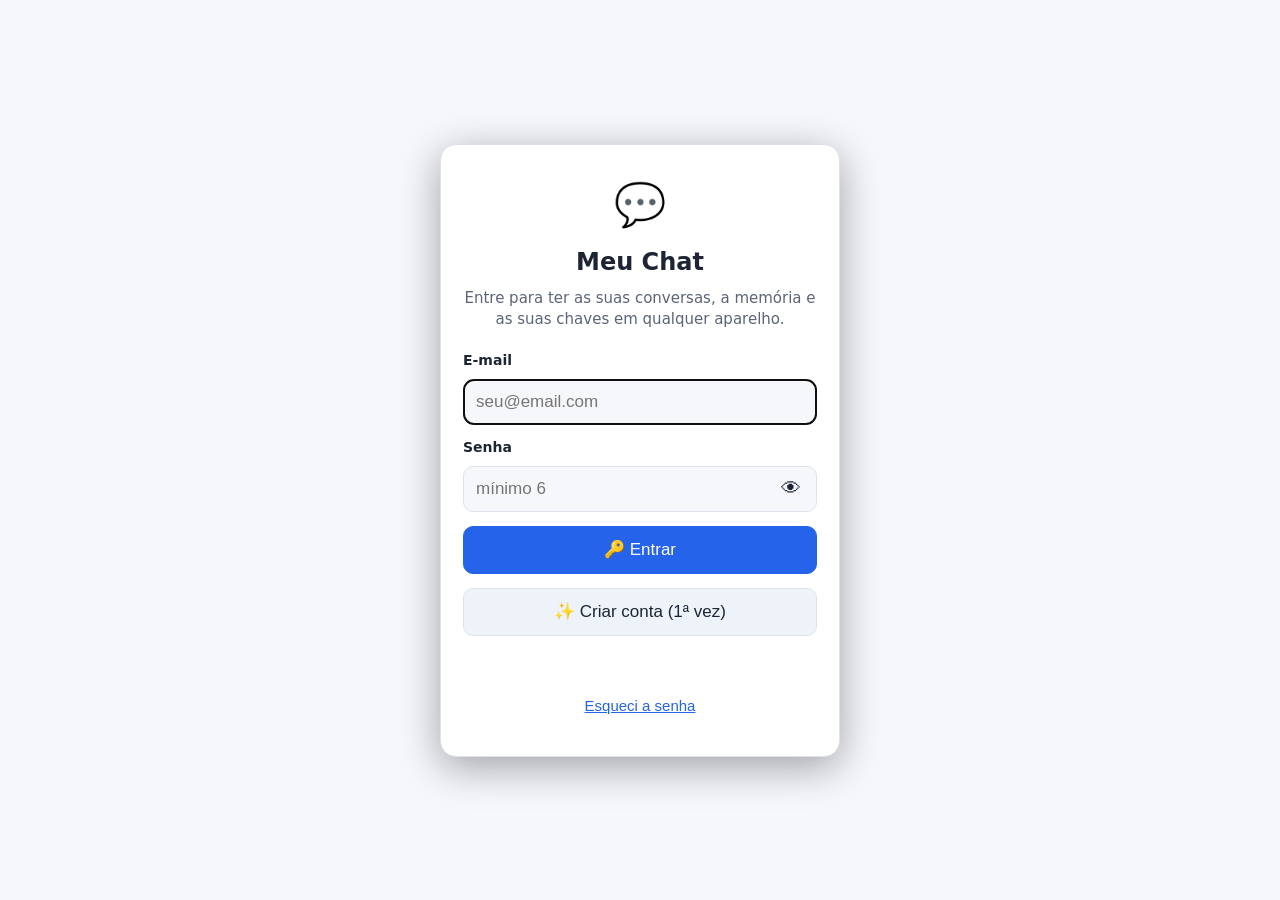
<file: app/ferramentas/meu-chat/index.html>
<!doctype html>
<html lang="pt-BR">
<head>
<meta charset="utf-8">
<meta name="viewport" content="width=device-width, initial-scale=1, viewport-fit=cover">
<meta name="theme-color" content="#0f172a">
<title>Meu Chat</title>
<link rel="manifest" href="manifest.json">
<link rel="icon" href="icons/icon-192.png">
<link rel="stylesheet" href="css/app.css">
</head>
<body>
<div id="app">
  <header id="topo">
    <button class="ic" id="bt-conversas" title="Conversas" aria-label="Conversas">☰</button>
    <div id="titulo"><b id="tit-conversa">Meu Chat</b><span id="tit-ia" class="mudo"></span></div>
    <span class="chip" id="versao">v23/11-D</span>
    <button class="ic" id="bt-contextos" title="Contextos" aria-label="Contextos">📌</button>
    <button class="ic" id="bt-links" title="Links e navegador interno (não gasta IA)" aria-label="Links">🔗</button>
    <button class="ic" id="bt-codigos" title="Meus códigos guardados (playground)" aria-label="Meus códigos">🧪</button>
    <button class="ic" id="bt-gasto" title="Quanto gastou (tokens e reais)" aria-label="Gasto">💰</button>
    <button class="ic" id="bt-guia" title="Guia: o que é cada app e como usar" aria-label="Guia">🧭</button>
    <button class="ic" id="bt-memoria" title="Memória" aria-label="Memória">🧠</button>
    <button class="ic" id="bt-cofre" title="Cofre de senhas e chaves" aria-label="Cofre">🔐</button>
    <button class="ic" id="bt-config" title="Configurar" aria-label="Configurar">⚙️</button>
  </header>

  <main id="conversa" aria-live="polite"></main>

  <div id="anexos" hidden></div>
  <footer id="barra">
    <div class="linha-op">
      <label class="op" title="Ligado: o guia dos seus apps vai junto (gasta mais). Desligado: só vai quando você pergunta dos seus apps."><input type="checkbox" id="op-guia"> 🧭 Guia</label>
      <label class="op" title="Pesquisar na internet antes de responder"><input type="checkbox" id="op-busca"> 🌐 Internet</label>
      <label class="op" title="Falar as respostas em voz natural"><input type="checkbox" id="op-falar"> 🔊 Falar</label>
      <label class="op" title="Conversa por voz: fala e escuta sem tocar"><input type="checkbox" id="op-maos"> 🙌 Mãos livres</label>
      <label class="op" title="Quando a resposta terminar: apita, vibra e mostra notificação (bom para o Ollama, que demora)"><input type="checkbox" id="op-pronta"> 🔔 Avisar</label>
      <label class="op" title="Enquanto ela escreve, a tela não apaga (o Android não pausa o app no meio)"><input type="checkbox" id="op-tela"> 🔆 Tela acesa</label>
      <button class="op bt-op" id="bt-docs" type="button" title="Documentação de um projeto, só nesta pergunta">📄 Docs</button>
      <label class="op" title="Manda a mesma pergunta para várias IAs (toque e segure para escolher quais)"><input type="checkbox" id="op-comparar"> ⚖️ Comparar</label>
    </div>
    <div class="linha-in">
      <button class="ic" id="bt-foto" title="Mandar foto ou print" aria-label="Foto">📷</button>
      <input type="file" id="in-foto" accept="image/*" multiple hidden>
      <button class="ic" id="bt-arq" title="Mandar arquivo (texto, código) ou projeto .zip (abre aqui e você escolhe o que vai)" aria-label="Arquivo">📎</button>
      <button class="ic" id="bt-qr" title="Ler QR Code (câmera ou print)" aria-label="Ler QR Code">🔳</button>
      <input type="file" id="in-arq" multiple hidden>
      <textarea id="entrada" rows="1" placeholder="Escreva ou fale 🎤"></textarea>
      <button class="ic grande" id="bt-mic" title="Falar" aria-label="Microfone">🎤</button>
      <button class="ic grande primario" id="bt-enviar" title="Enviar" aria-label="Enviar">➤</button>
    </div>
  </footer>
</div>

<aside id="gaveta" class="painel" hidden>
  <div class="cab"><b>💬 Conversas</b><button class="ic" data-fechar>✕</button></div>
  <div class="linha"><button class="bt primario" id="bt-nova">＋ Nova conversa</button></div>
  <input class="campo" id="busca-conv" placeholder="Procurar nas conversas…">
  <div id="lista-conv"></div>
  <hr>
  <div class="linha"><button class="bt" id="bt-backup">⤓ Backup de tudo</button><button class="bt" id="bt-drive">📤 Drive</button><button class="bt" id="bt-restaurar">⤒ Restaurar</button></div>
  <input type="file" id="in-restaurar" accept=".json,.zip,application/json" hidden>
  <p class="mudo pequeno">Restaurar não apaga nada: o que for diferente entra ao lado.</p>
</aside>

<aside id="painel-memoria" class="painel" hidden>
  <div class="cab"><b>🧠 Memória</b><button class="ic" data-fechar>✕</button></div>
  <p class="mudo pequeno">Tudo aqui vai junto em TODA conversa. A IA também guarda sozinha o que for importante (aparece "🧠 guardei"). Uma coisa por linha. Pode editar e apagar.</p>
  <textarea class="campo" id="memoria-texto" rows="14" placeholder="Ex.: Meu nome é Maikon. Sou advogado em MG. Prefiro respostas curtas e em português simples."></textarea>
  <div class="linha"><button class="bt primario" id="bt-mem-salvar">💾 Salvar memória</button><span id="mem-status" class="mudo pequeno"></span></div>
</aside>

<aside id="painel-guia" class="painel" hidden>
  <div class="cab"><b>🧭 Guia dos seus apps</b><button class="ic" data-fechar>✕</button></div>
  <p class="mudo pequeno">O que é cada app, a versão atual e como usar. Toque no nome para abrir. 🔊 lê para você; 🤖 o chat explica.</p>
  <input class="campo" id="guia-busca" placeholder="Procurar (ex.: juntar, terminal, jurídico, links)…" autocomplete="off">
  <div id="guia-corpo"></div>
</aside>

<aside id="painel-links" class="painel" hidden>
  <div class="cab"><b>🔗 Links</b><button class="ic" data-fechar>✕</button></div>
  <p class="mudo pequeno">Guarde e abra links aqui dentro. <b>Não gasta nada da IA</b>: 📥 só coloca o texto da página na caixa, e você decide se manda.</p>
  <input class="campo" id="link-novo" placeholder="Cole um endereço (https://…)" inputmode="url" autocomplete="off">
  <div class="linha"><button class="bt primario" id="link-abrir">🌐 Abrir aqui</button><button class="bt" id="link-add">➕ Guardar</button></div>
  <div id="links-corpo"></div>
</aside>
<aside id="painel-codigos" class="painel" hidden>
  <div class="cab"><b>🧪 Meus códigos</b><button class="ic" data-fechar>✕</button></div>
  <p class="mudo pequeno">Os códigos que você guardou (💾 nos blocos de código). ▶ abre no playground para ver e mexer; 💬 coloca na conversa para a IA continuar. Com o login, aparecem em qualquer aparelho.</p>
  <input class="campo" id="cod-busca" placeholder="Procurar nos códigos…" autocomplete="off">
  <div id="codigos-corpo"></div>
</aside>
<aside id="painel-gasto" class="painel" hidden>
  <div class="cab"><b>💰 Gasto</b><button class="ic" data-fechar>✕</button></div>
  <div id="gasto-corpo"></div>
</aside>
<aside id="painel-contextos" class="painel" hidden>
  <div class="cab"><b>📌 Contextos</b><button class="ic" data-fechar>✕</button></div>
  <div id="contextos-corpo"></div>
</aside>

<aside id="painel-config" class="painel" hidden>
  <div class="cab"><b>⚙️ Configurar</b><button class="ic" data-fechar>✕</button></div>
  <div id="config-corpo"></div>
</aside>

<div id="previa" hidden>
  <div class="cab"><b id="previa-tit">👁 Prévia</b><span class="mudo pequeno" id="previa-tipo"></span><span style="flex:1"></span><button class="bt" id="previa-editar" title="Abrir o código para mexer (playground)">✏️ Editar</button><button class="bt" id="previa-recarregar">⟳</button><button class="bt" id="previa-baixar">⤓</button><button class="ic" id="previa-fechar">✕</button></div>
  <div id="previa-editor" hidden><textarea id="previa-cod" spellcheck="false" autocapitalize="off" autocomplete="off"></textarea><div class="linha"><button class="bt primario" id="previa-rodar">▶ Rodar de novo</button><button class="bt" id="previa-copiar">📋 Copiar</button><button class="bt" id="previa-guardar" title="Guardar em 🧪 Meus códigos">💾 Guardar</button><span class="mudo pequeno">Mexa no código e toque em ▶. Para a IA continuar daqui: 📋 Copiar e cole no chat.</span></div></div>
  <iframe id="previa-quadro" sandbox="allow-scripts allow-forms allow-modals allow-popups" title="Prévia do código"></iframe>
  <div id="previa-erros" class="pequeno"></div>
</div>

<div id="aviso" hidden></div>

<script src="js/00-base.js"></script>
<script src="js/10-banco.js"></script>
<script src="js/11-online.js"></script>
<script src="js/lib/segredos.js"></script>
<script src="js/nuvem-embutida.js"></script>
<script src="js/lib/nuvem-neon.js"></script>
<script src="js/12-nuvem.js"></script>
<script src="js/13-aovivo.js"></script>
<script src="js/14-entrada.js"></script>
<script src="js/16-ver-nuvem.js"></script>
<script src="js/20-provedores.js"></script>
<script src="js/30-memoria.js"></script>
<script src="js/33-contextos.js"></script>
<script src="js/34-guia.js"></script>
<script src="js/35-jeito.js"></script>
<script src="js/36-gasto.js"></script>
<script src="js/37-arquivos.js"></script>
<script src="js/lib/playground-replit.js"></script>
<script src="js/38-codigos.js"></script>
<script src="js/39-qr.js"></script>
<script src="js/41-pronto.js"></script>
<script src="js/42-testar.js"></script>
<script src="js/43-links.js"></script>
<script src="js/44-docs.js"></script>
<script src="js/lib/ferramentas-lista.js"></script>
<script src="js/45-mesa.js"></script>
<script src="js/40-voz.js"></script>
<script src="js/50-internet.js"></script>
<script src="js/60-previa.js"></script>
<script src="js/70-texto.js"></script>
<script src="js/80-chat.js"></script>
<script src="js/lib/cofre-arquivo.js"></script>
<script src="js/lib/guia-versoes.js"></script>
<script src="js/lib/guia-maikon.js"></script>
<script src="js/lib/jszip.min.js"></script>
<script src="js/85-config.js"></script>
<script src="js/87-cofre.js"></script>
<script src="js/lib/reconhecer.js"></script>
<script src="js/90-backup.js"></script>
<script src="js/91-restaurar.js"></script>
<script src="js/95-ponte-lab.js"></script>
<script src="js/99-app.js"></script>
<script>window.JANELA_BARRA = '#topo';</script>
<script src="js/janela-pc.js"></script>
</body>
</html>
</file>
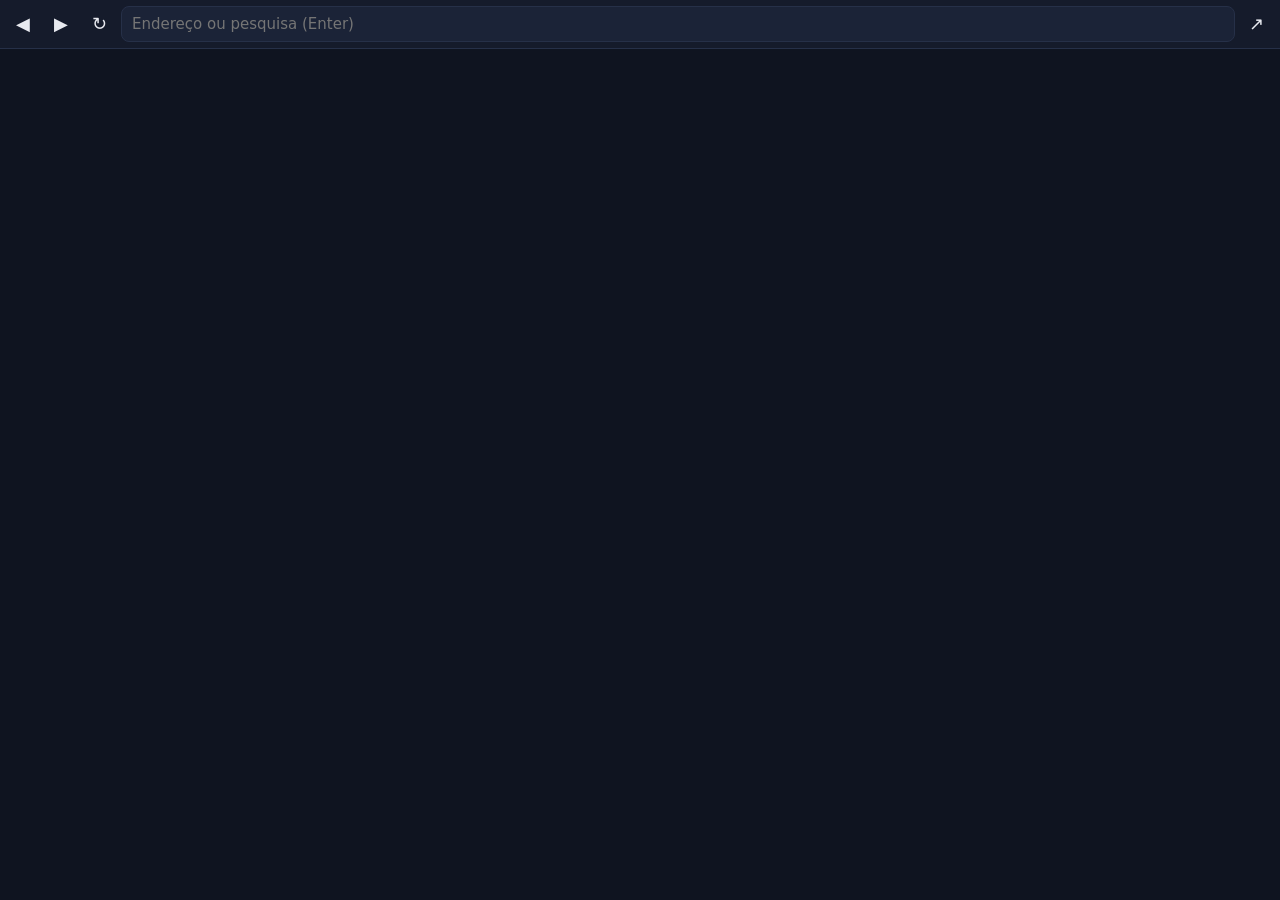
<file: electron/navegador.html>
<!doctype html>
<html lang="pt-BR">
<head>
<meta charset="utf-8">
<meta http-equiv="Content-Security-Policy" content="default-src 'self' 'unsafe-inline'; img-src * data:">
<title>🌐 Navegador — Mini SK</title>
<style>
  html, body { margin: 0; height: 100%; background: #0f1420; color: #e8eaf0; font: 15px system-ui, 'Segoe UI', sans-serif; overflow: hidden; }
  .barra { display: flex; gap: 4px; align-items: center; padding: 6px; background: #151b2b; border-bottom: 1px solid #263048; }
  button { background: transparent; color: #e8eaf0; border: 0; border-radius: 8px; font-size: 18px; padding: 4px 10px; cursor: pointer; }
  button:hover { background: #1b2337; }
  button:disabled { opacity: .35; }
  input { flex: 1; min-width: 0; background: #1b2337; color: #e8eaf0; border: 1px solid #263048; border-radius: 8px; padding: 8px 10px; font: inherit; }
  .carregando { height: 2px; background: #3fa36b; width: 0; transition: width .3s; }
  webview { position: absolute; top: 50px; left: 0; right: 0; bottom: 0; }
  #recentes { position: absolute; top: 48px; left: 140px; right: 60px; background: #151b2b; border: 1px solid #263048; border-radius: 8px; max-height: 60vh; overflow: auto; z-index: 9; display: none; }
  #recentes div { padding: 8px 10px; cursor: pointer; white-space: nowrap; overflow: hidden; text-overflow: ellipsis; font-size: 14px; }
  #recentes div:hover { background: #1b2337; }
</style>
</head>
<body>
<div class="barra">
  <button id="voltar" title="Voltar">◀</button>
  <button id="frente" title="Avançar">▶</button>
  <button id="recarregar" title="Recarregar">↻</button>
  <input id="end" placeholder="Endereço ou pesquisa (Enter)" spellcheck="false" autocomplete="off">
  <button id="fora" title="Abrir no navegador do Windows">↗</button>
</div>
<div class="carregando" id="carregando"></div>
<div id="recentes"></div>
<webview id="w" partition="persist:navegador" allowpopups src="about:blank"></webview>
<script>
(function () {
  var w = document.getElementById('w'), end = document.getElementById('end'), rec = document.getElementById('recentes'), carr = document.getElementById('carregando');
  function historico() { try { return JSON.parse(localStorage.getItem('historico') || '[]'); } catch (e) { return []; } }
  function guardar(u) { if (!/^https?:/.test(u)) return; try { var h = historico().filter(function (x) { return x !== u; }); h.unshift(u); localStorage.setItem('historico', JSON.stringify(h.slice(0, 40))); localStorage.setItem('ultimo', u); } catch (e) {} }
  function arrumar(t) {
    t = (t || '').trim();
    if (!t) return 'https://duckduckgo.com/';
    if (/^https?:\/\//i.test(t)) return t;
    if (!/\s/.test(t) && /\./.test(t)) return 'https://' + t;
    return 'https://duckduckgo.com/?kl=br-pt&q=' + encodeURIComponent(t);
  }
  function ir(t) { rec.style.display = 'none'; w.loadURL(arrumar(t)).catch(function () {}); }
  function botoes() { try { document.getElementById('voltar').disabled = !w.canGoBack(); document.getElementById('frente').disabled = !w.canGoForward(); } catch (e) {} }
  window.irPara = function (u) { ir(u || localStorage.getItem('ultimo') || ''); };
  document.getElementById('voltar').onclick = function () { if (w.canGoBack()) w.goBack(); };
  document.getElementById('frente').onclick = function () { if (w.canGoForward()) w.goForward(); };
  document.getElementById('recarregar').onclick = function () { w.reload(); };
  document.getElementById('fora').onclick = function () { if (window.navegadorPC) window.navegadorPC.fora(w.getURL()); };
  end.addEventListener('keydown', function (e) { if (e.key === 'Enter') { ir(end.value); end.blur(); } if (e.key === 'Escape') rec.style.display = 'none'; });
  end.addEventListener('focus', function () {
    end.select();
    var h = historico(); if (!h.length) return;
    rec.innerHTML = ''; h.slice(0, 15).forEach(function (u) { var d = document.createElement('div'); d.textContent = u; d.onmousedown = function () { ir(u); }; rec.appendChild(d); });
    rec.style.display = 'block';
  });
  end.addEventListener('blur', function () { setTimeout(function () { rec.style.display = 'none'; }, 150); });
  w.addEventListener('did-start-loading', function () { carr.style.width = '60%'; });
  w.addEventListener('did-stop-loading', function () { carr.style.width = '100%'; setTimeout(function () { carr.style.width = '0'; }, 300); botoes(); });
  w.addEventListener('did-navigate', function (e) { if (document.activeElement !== end) end.value = e.url; guardar(e.url); botoes(); });
  w.addEventListener('did-navigate-in-page', function (e) { if (e.isMainFrame && document.activeElement !== end) end.value = e.url; botoes(); });
  w.addEventListener('page-title-updated', function (e) { document.title = '🌐 ' + e.title; });
  document.addEventListener('keydown', function (e) { if (e.altKey && e.key === 'ArrowLeft' && w.canGoBack()) w.goBack(); if (e.altKey && e.key === 'ArrowRight' && w.canGoForward()) w.goForward(); if (e.key === 'F5') w.reload(); if (e.ctrlKey && e.key === 'l') end.focus(); });
})();
</script>
</body>
</html>
</file>
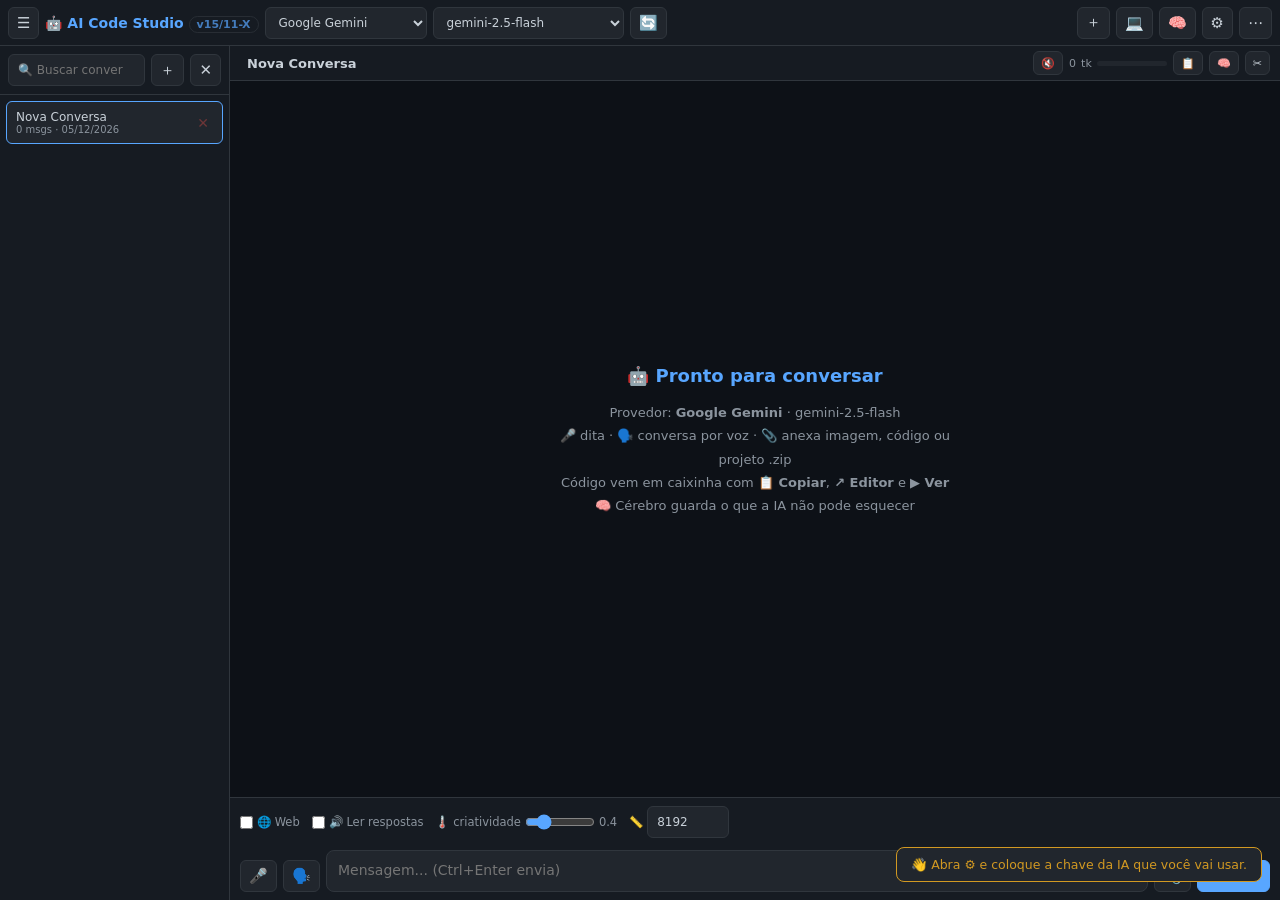
<file: app/ferramentas/ai-code-studio.html>
<!DOCTYPE html>
<html lang="pt-BR">
<head><style>/* 23/11: sem esticar */html,body,*{overscroll-behavior:none}</style>
<meta charset="UTF-8">
<meta name="viewport" content="width=device-width, initial-scale=1.0, viewport-fit=cover">
<meta name="theme-color" content="#0d1117">
<title>AI Code Studio</title>
<style>
/* ============================================================
   BASE / VARIÁVEIS
   ============================================================ */
:root{
  --bg:#0d1117;--bg2:#161b22;--bg3:#21262d;--border:#30363d;
  --text:#c9d1d9;--text2:#8b949e;--accent:#58a6ff;--green:#3fb950;
  --red:#f85149;--yellow:#d29922;--purple:#bc8cff;--orange:#f0883e;
  --header-h:46px;
}
*{margin:0;padding:0;box-sizing:border-box}
html,body{height:100%}
body{font-family:'Segoe UI',system-ui,sans-serif;background:var(--bg);color:var(--text);height:100vh;height:100dvh;display:flex;flex-direction:column;overflow:hidden}
button,select,input,textarea{font-family:inherit}
.hidden{display:none!important}

/* ============================================================
   COMPONENTES
   ============================================================ */
select,input[type=text],input[type=password],input[type=number],input[type=search]{
  background:var(--bg3);border:1px solid var(--border);color:var(--text);
  padding:5px 9px;border-radius:6px;font-size:12px;outline:none;min-height:32px}
select:focus,input:focus,textarea:focus{border-color:var(--accent)}
.btn{padding:5px 10px;min-height:32px;border-radius:6px;border:1px solid var(--border);background:var(--bg3);
  color:var(--text);cursor:pointer;font-size:12px;white-space:nowrap;transition:background .15s;touch-action:manipulation}
.btn:hover{background:var(--border)}
.btn.icon{padding:4px 8px;font-size:15px}
.btn.sm{min-height:24px;padding:2px 7px;font-size:11px}
.btn.primary{background:var(--accent);color:#000;border-color:var(--accent)}
.btn.danger{background:var(--red);color:#fff;border-color:var(--red)}
.btn.success{background:var(--green);color:#000;border-color:var(--green)}
.btn.warn{background:var(--yellow);color:#000;border-color:var(--yellow)}
.btn.on{border-color:var(--accent);color:var(--accent);background:rgba(88,166,255,.14)}
.btn.rec{background:var(--red);border-color:var(--red);color:#fff;animation:pulse 1.2s infinite}
.btn:disabled{opacity:.4;cursor:not-allowed}
@keyframes pulse{0%,100%{opacity:1}50%{opacity:.6}}

/* ============================================================
   HEADER (compacto, 1 linha, rola na horizontal no celular)
   ============================================================ */
.header{height:var(--header-h);flex-shrink:0;background:var(--bg2);border-bottom:1px solid var(--border);
  display:flex;align-items:center;gap:6px;padding:0 8px;position:relative}
.header h1{font-size:14px;color:var(--accent);white-space:nowrap}
.hscroll{display:flex;gap:6px;align-items:center;overflow-x:auto;flex:1;scrollbar-width:none;min-width:0}
.hscroll::-webkit-scrollbar{display:none}
#aiProvider{max-width:170px}
#modelSelect{max-width:220px}
.spacer{flex:1}
.menu{position:absolute;right:8px;top:calc(var(--header-h) - 2px);background:var(--bg2);border:1px solid var(--border);
  border-radius:8px;padding:6px;display:none;flex-direction:column;gap:4px;z-index:300;min-width:220px;box-shadow:0 8px 24px rgba(0,0,0,.5)}
.menu.open{display:flex}
.menu .btn{text-align:left}

/* ============================================================
   LAYOUT
   ============================================================ */
.main{display:flex;flex:1;min-height:0;position:relative}
.panel:not(.open){display:none!important}

/* SIDEBAR */
.sidebar{width:230px;flex-shrink:0;background:var(--bg2);border-right:1px solid var(--border);display:flex;flex-direction:column}
.side-head{padding:8px;border-bottom:1px solid var(--border);display:flex;gap:6px;align-items:center}
.side-head input{flex:1;min-width:0}
.conversations{flex:1;overflow-y:auto;padding:6px}
.conv-item{padding:8px 9px;border-radius:6px;cursor:pointer;font-size:12px;margin-bottom:3px;border:1px solid transparent;display:flex;align-items:center;gap:6px}
.conv-item:hover{background:var(--bg3)}
.conv-item.active{background:var(--bg3);border-color:var(--accent)}
.conv-title{flex:1;overflow:hidden;text-overflow:ellipsis;white-space:nowrap}
.conv-meta{font-size:10px;color:var(--text2)}
.conv-delete{color:var(--red);cursor:pointer;font-size:14px;padding:0 4px;opacity:.35}
.conv-item:hover .conv-delete{opacity:1}

/* CHAT */
.chat-area{flex:1;display:flex;flex-direction:column;min-width:0}
.chat-toolbar{background:var(--bg2);border-bottom:1px solid var(--border);padding:5px 10px;display:flex;gap:6px;align-items:center}
.conv-title-edit{flex:1;min-width:60px;font-size:13px;font-weight:600;background:transparent;border:1px solid transparent;color:var(--text);border-radius:4px;padding:3px 6px}
.conv-title-edit:hover{border-color:var(--border)}
.conv-title-edit:focus{border-color:var(--accent);outline:none;background:var(--bg3)}
.context-info{font-size:11px;color:var(--text2);display:flex;align-items:center;gap:5px;white-space:nowrap}
.context-bar{width:70px;height:5px;background:var(--bg3);border-radius:3px;overflow:hidden}
.context-fill{height:100%;background:var(--green);transition:width .3s,background .3s}

.messages{flex:1;overflow-y:auto;padding:14px;display:flex;flex-direction:column;gap:12px}
.message{display:flex;gap:8px;max-width:100%}
.message.user{flex-direction:row-reverse}
.avatar{width:30px;height:30px;border-radius:50%;display:flex;align-items:center;justify-content:center;font-size:14px;flex-shrink:0;background:var(--purple)}
.message.user .avatar{background:var(--accent)}
.message.error-msg .avatar{background:var(--red)}
.msg-body{display:flex;flex-direction:column;max-width:86%;min-width:0}
.message.user .msg-body{align-items:flex-end}
.bubble{background:var(--bg2);border:1px solid var(--border);border-radius:10px;padding:9px 13px;font-size:13.5px;line-height:1.6;word-break:break-word;min-width:0;max-width:100%}
.message.user .bubble{background:var(--bg3);border-color:var(--accent)}
.message.error-msg .bubble{border-color:var(--red);color:#ffb3ad}
.message.archived{opacity:.5}
.msg-actions{display:flex;gap:2px;align-items:center;margin-top:3px;font-size:10px;color:var(--text2);flex-wrap:wrap}
.msg-actions button{background:none;border:none;color:var(--text2);cursor:pointer;font-size:13px;padding:2px 5px;border-radius:4px}
.msg-actions button:hover{background:var(--bg3);color:var(--text)}
.summary-box{background:var(--bg2);border:1px dashed var(--orange);border-radius:8px;padding:8px 12px;font-size:12px;color:var(--text2)}
.summary-box summary{cursor:pointer;color:var(--orange)}
.welcome{margin:auto;text-align:center;color:var(--text2);font-size:13px;line-height:1.8;max-width:460px;padding:20px}
.welcome h2{color:var(--accent);font-size:18px;margin-bottom:8px}

/* markdown */
.md-h{font-weight:700;color:#e6edf3;margin:8px 0 2px}
.md-h1{font-size:17px}.md-h2{font-size:15.5px}.md-h3,.md-h4,.md-h5,.md-h6{font-size:14px}
.bubble a{color:var(--accent)}
.bubble hr{border:0;border-top:1px solid var(--border);margin:8px 0}
.inline-code{background:var(--bg);border:1px solid var(--border);border-radius:4px;padding:0 4px;font-family:Consolas,Monaco,monospace;font-size:12px;color:#ffa657}

/* CAIXA DE CÓDIGO */
.codebox{border:1px solid var(--border);border-radius:8px;margin:8px 0;overflow:hidden;background:var(--bg)}
.codebox-head{display:flex;align-items:center;gap:6px;padding:4px 8px;background:var(--bg3);border-bottom:1px solid var(--border);font-size:11px;flex-wrap:wrap}
.cb-lang{color:var(--accent);font-weight:700;text-transform:uppercase}
.cb-lines{color:var(--text2);margin-right:auto}
.cb-btn{background:var(--bg2);border:1px solid var(--border);color:var(--text);border-radius:4px;padding:3px 8px;font-size:11px;cursor:pointer}
.cb-btn:hover{background:var(--accent);color:#000}
.codebox pre{margin:0;padding:10px;overflow:auto;max-height:420px}
.codebox code{font-family:Consolas,Monaco,'Courier New',monospace;font-size:12px;white-space:pre;color:#e6edf3;line-height:1.5}

/* INPUT */
.input-area{background:var(--bg2);border-top:1px solid var(--border);padding:8px 10px;padding-bottom:max(8px,env(safe-area-inset-bottom))}
.input-options{display:flex;gap:12px;margin-bottom:6px;flex-wrap:wrap;align-items:center}
.input-options label{font-size:11.5px;color:var(--text2);display:flex;align-items:center;gap:4px;cursor:pointer}
.input-row{display:flex;gap:6px;align-items:flex-end}
.input-box{flex:1;min-width:0;background:var(--bg3);border:1px solid var(--border);color:var(--text);padding:9px 11px;border-radius:8px;
  font-size:14px;resize:none;outline:none;min-height:42px;max-height:200px;line-height:1.5}

/* typing */
.typing{display:flex;gap:4px;padding:3px 0}
.typing span{width:7px;height:7px;background:var(--text2);border-radius:50%;animation:bounce 1.2s infinite}
.typing span:nth-child(2){animation-delay:.2s}.typing span:nth-child(3){animation-delay:.4s}
.typing-status{font-size:11px;color:var(--text2);margin-top:3px}
@keyframes bounce{0%,80%,100%{transform:translateY(0);opacity:.4}40%{transform:translateY(-5px);opacity:1}}

/* ============================================================
   PAINEL DE CÓDIGO + PRÉVIA AO VIVO
   ============================================================ */
.code-panel{width:46vw;min-width:320px;flex-shrink:0;background:var(--bg2);border-left:1px solid var(--border);display:flex;flex-direction:column}
.code-panel.wide{width:68vw}
.code-panel-header{padding:6px 8px;border-bottom:1px solid var(--border);display:flex;gap:5px;align-items:center;flex-wrap:wrap}
.code-panel-header h3{font-size:12px;color:var(--text2);margin-right:auto}
.code-tabs{display:flex;border-bottom:1px solid var(--border);background:var(--bg);overflow-x:auto;min-height:32px;flex-shrink:0}
.code-tab{padding:6px 10px;font-size:11.5px;cursor:pointer;border-right:1px solid var(--border);white-space:nowrap;display:flex;align-items:center;gap:6px;color:var(--text2)}
.code-tab:hover{background:var(--bg3);color:var(--text)}
.code-tab.active{background:var(--bg2);color:var(--accent);box-shadow:inset 0 -2px 0 var(--accent)}
.code-tab-close{color:var(--red);font-size:13px;opacity:.4;padding:0 2px}
.code-tab:hover .code-tab-close,.code-tab.active .code-tab-close{opacity:1}
.editor-split{flex:1;display:flex;flex-direction:column;min-height:0}
.code-editor{flex:1;min-height:80px;background:var(--bg);color:#e6edf3;border:none;padding:10px;font-family:Consolas,Monaco,'Courier New',monospace;
  font-size:12.5px;resize:none;outline:none;line-height:1.6;tab-size:2;white-space:pre;overflow:auto}
.preview-wrap{flex:1;min-height:120px;border-top:2px solid var(--accent);display:flex;flex-direction:column}
.preview-bar{background:var(--bg2);padding:4px 8px;display:flex;gap:8px;align-items:center;font-size:11px;color:var(--text2);flex-wrap:wrap}
.preview-bar label{display:flex;align-items:center;gap:4px;cursor:pointer}
.preview-wrap iframe{flex:1;border:0;width:100%;background:#fff}
.code-actions{padding:6px 8px;border-top:1px solid var(--border);display:flex;gap:5px;flex-wrap:wrap;align-items:center}

/* ============================================================
   CÉREBRO
   ============================================================ */
.brain-panel{width:320px;flex-shrink:0;background:var(--bg2);border-left:1px solid var(--border);display:flex;flex-direction:column}
.brain-header{padding:8px 10px;border-bottom:1px solid var(--border);display:flex;justify-content:space-between;align-items:center;gap:6px}
.brain-header h3{font-size:13px;color:var(--orange)}
.brain-info{font-size:11px;color:var(--text2);padding:6px 10px;border-bottom:1px solid var(--border);line-height:1.5}
.brain-content{flex:1;overflow-y:auto;padding:8px}
.memory-item{background:var(--bg3);border:1px solid var(--border);border-radius:8px;padding:8px 10px;margin-bottom:8px;font-size:12px;line-height:1.5}
.memory-item:hover{border-color:var(--orange)}
.memory-item.pinned{border-color:var(--red)}
.mem-title{font-weight:600;color:#e6edf3;margin:3px 0}
.mem-text{white-space:pre-wrap;max-height:170px;overflow:auto}
.mem-foot{display:flex;justify-content:space-between;align-items:center;margin-top:6px;font-size:10px;color:var(--text2);gap:4px;flex-wrap:wrap}
.mem-btns{display:flex;gap:3px}
.memory-tag{display:inline-block;padding:1px 7px;border-radius:10px;font-size:10px;margin:0 3px 3px 0;background:var(--bg);border:1px solid var(--border);color:var(--text2)}
.memory-tag.context{border-color:var(--orange);color:var(--orange)}
.memory-tag.important{border-color:var(--red);color:var(--red)}
.brain-actions{padding:8px;border-top:1px solid var(--border);display:flex;gap:5px;flex-wrap:wrap}

/* ============================================================
   MODAIS
   ============================================================ */
.modal-overlay{display:none;position:fixed;inset:0;background:rgba(0,0,0,.75);z-index:1000;align-items:center;justify-content:center;padding:10px}
.modal-overlay.open{display:flex}
.modal{background:var(--bg2);border:1px solid var(--border);border-radius:12px;padding:20px;width:560px;max-width:100%;max-height:92vh;overflow-y:auto}
.modal h2{font-size:16px;margin-bottom:14px;color:var(--accent)}
.form-group{margin-bottom:12px}
.form-group>label{display:block;font-size:12px;color:var(--text2);margin-bottom:4px}
.form-group input:not([type=checkbox]):not([type=range]),.form-group select,.form-group textarea{width:100%}
.form-group textarea{background:var(--bg3);border:1px solid var(--border);color:var(--text);border-radius:6px;font-size:12.5px;outline:none;resize:vertical;min-height:80px;padding:8px}
.check{display:flex!important;align-items:center;gap:6px;cursor:pointer;color:var(--text)!important}
.range-row{display:flex;align-items:center;gap:8px}
.range-row input[type=range]{flex:1;accent-color:var(--accent)}
.range-val{min-width:50px;text-align:right;font-size:12px;color:var(--accent)}
.api-row{display:flex;gap:6px}
.api-row input{flex:1;min-width:0}
.modal-footer{display:flex;gap:8px;justify-content:flex-end;margin-top:16px;flex-wrap:wrap}
.section-title{font-size:11px;color:var(--text2);text-transform:uppercase;letter-spacing:1px;margin:16px 0 8px;padding-bottom:4px;border-bottom:1px solid var(--border)}
.hint{font-size:11px;color:var(--text2);line-height:1.5;margin-top:4px}
.grid2{display:grid;grid-template-columns:1fr 1fr;gap:10px}

/* TOAST */
.toast{position:fixed;bottom:18px;right:18px;left:auto;max-width:min(460px,calc(100vw - 36px));background:var(--bg3);border:1px solid var(--border);color:var(--text);
  padding:9px 14px;border-radius:8px;font-size:12.5px;z-index:9999;opacity:0;transform:translateY(8px);transition:all .25s;pointer-events:none}
.toast.show{opacity:1;transform:translateY(0)}
.toast.success{border-color:var(--green);color:var(--green)}
.toast.error{border-color:var(--red);color:#ffb3ad}
.toast.warn{border-color:var(--yellow);color:var(--yellow)}

::-webkit-scrollbar{width:6px;height:6px}
::-webkit-scrollbar-track{background:var(--bg)}
::-webkit-scrollbar-thumb{background:var(--border);border-radius:3px}

/* ============================================================
   CELULAR / TABLET — painéis viram telas sobrepostas
   ============================================================ */
@media (max-width:820px){
  .input-row{flex-wrap:wrap}
  .input-row .input-box{flex:1 1 100%;order:-1;min-height:46px}
  .code-panel.com-previa .code-editor{flex:0 0 auto;height:24vh;min-height:70px}
  .code-panel.com-previa .preview-wrap{flex:1 1 auto;min-height:55vh}
  .code-panel.so-previa .code-editor,.code-panel.so-previa .code-tabs{display:none}
  .code-panel.so-previa .preview-wrap{min-height:80vh}
  .header h1 .full{display:none}
  .sidebar,.code-panel,.brain-panel{position:absolute;top:0;bottom:0;z-index:60;width:100%!important;min-width:0}
  .sidebar{left:0}.code-panel,.brain-panel{right:0}
  .msg-body{max-width:92%}
  .messages{padding:10px}
  .avatar{width:26px;height:26px;font-size:12px}
  .context-bar{display:none}
  .grid2{grid-template-columns:1fr}
  .btn{min-height:36px}
  .btn.sm{min-height:28px}
}
</style>
<script src="meu-chat/js/lib/guia-maikon.js"></script>
<script src="../lib/jszip.min.js"></script>
<script>if(!window.JSZip){var _z=document.createElement("script");_z.src="../lib/jszip.min.js";document.head.appendChild(_z);}</script>
</head>
<body>

<!-- ======================= HEADER ======================= -->
<div class="header">
  <button class="btn icon" onclick="MODULE_UI.toggleSidebar()" title="Conversas">☰</button>
  <h1>🤖<span class="full"> AI Code Studio</span> <small style="font-size:11px;opacity:.7;border:1px solid var(--border);border-radius:99px;padding:1px 7px">v15/11-X</small></h1>
  <div class="hscroll">
    <select id="aiProvider" onchange="MODULE_Provider.onProviderChange()" title="Provedor de IA"></select>
    <select id="modelSelect" onchange="MODULE_Provider.onModelChange()" title="Modelo"></select>
    <button class="btn icon" onclick="MODULE_Provider.refreshModels()" title="Buscar lista atualizada de modelos na API">🔄</button>
    <span class="spacer"></span>
    <button class="btn icon" onclick="MODULE_Chat.confirmNewChat()" title="Novo chat">＋</button>
    <button class="btn icon" id="codeBtn" onclick="MODULE_Code.togglePanel()" title="Editor de código">💻</button>
    <button class="btn icon" id="brainBtn" onclick="MODULE_Brain.toggle()" title="Cérebro / memória">🧠</button>
    <button class="btn icon" onclick="MODULE_Settings.open()" title="Configurações">⚙️</button>
  </div>
  <button class="btn icon" id="menuBtn" onclick="MODULE_UI.toggleMenu()" title="Mais">⋯</button>
  <div class="menu" id="menu">
    <button class="btn" onclick="MODULE_UI.toggleMenu();MODULE_Storage.exportAll()">💾 Exportar backup completo</button>
    <button class="btn" onclick="MODULE_UI.toggleMenu();MODULE_Storage.importBackup()">📂 Importar backup</button>
    <button class="btn" onclick="MODULE_UI.toggleMenu();MODULE_Chat.exportConvMarkdown()">📝 Baixar conversa (.md)</button>
    <button class="btn" onclick="MODULE_UI.toggleMenu();MODULE_Settings.test()">🧪 Testar IA selecionada</button>
  </div>
</div>

<div class="main">
  <!-- ======================= SIDEBAR ======================= -->
  <div class="sidebar panel" id="sidebar">
    <div class="side-head">
      <input type="search" id="convSearch" placeholder="🔍 Buscar conversa" oninput="MODULE_Chat.renderConversations()">
      <button class="btn icon" onclick="MODULE_Chat.confirmNewChat()" title="Novo chat">＋</button>
      <button class="btn icon" onclick="MODULE_UI.toggleSidebar()" title="Fechar">✕</button>
    </div>
    <div class="conversations" id="convList"></div>
  </div>

  <!-- ======================= CHAT ======================= -->
  <div class="chat-area">
    <div class="chat-toolbar">
      <input class="conv-title-edit" id="convTitleEdit" value="Nova Conversa" onblur="MODULE_Chat.renameConv(this.value)" onkeydown="if(event.key==='Enter')this.blur()">
      <button class="btn sm" id="stopVoiceBtn" onclick="MODULE_Voice.stopSpeaking()" title="Parar leitura em voz">🔇</button>
      <div class="context-info" title="Tokens estimados enviados à IA / limite">
        <span id="tokenCount">0</span>tk
        <div class="context-bar"><div class="context-fill" id="contextFill" style="width:0%"></div></div>
      </div>
      <button class="btn sm" onclick="MODULE_Context.compactNow()" title="Resumir mensagens antigas (a IA não esquece, e economiza contexto)">📋</button>
      <button class="btn sm" onclick="MODULE_Brain.memorizeConversation()" title="Salvar esta conversa no cérebro">🧠</button>
      <button class="btn sm" onclick="MODULE_Context.clear()" title="Apagar mensagens desta conversa">✂️</button>
    </div>

    <div class="messages" id="messages"></div>

    <div class="input-area">
      <div class="input-options">
        <label title="Pesquisar na web (Serper) antes de responder"><input type="checkbox" id="webSearchCheck"> 🌐 Web</label>
        <label title="Ler as respostas em voz alta"><input type="checkbox" id="autoReadCheck" onchange="MODULE_Settings.quick('autoRead',this.checked)"> 🔊 Ler respostas</label>
        <label title="🌡️ Temperatura = criatividade. Para CÓDIGO use baixa (0.2 a 0.5): erra menos. Alta (1 a 2) inventa mais e erra mais.">🌡️ criatividade
          <input type="range" min="0" max="2" step="0.1" value="0.4" id="tempSlider" style="width:70px;accent-color:var(--accent)"
                 oninput="document.getElementById('tempVal').textContent=this.value;MODULE_Settings.quick('temperature',+this.value)">
          <span id="tempVal">0.7</span></label>
        <label title="Tamanho máximo da resposta">📏
          <input type="number" id="maxTokens" value="8192" min="256" max="128000" step="256" style="width:82px" onchange="MODULE_Settings.quick('maxTokens',+this.value)"></label>
      </div>
      <div id="anexosPendentes" style="display:flex;gap:6px;flex-wrap:wrap;margin:0 0 6px"></div>
      <div class="input-row">
        <button class="btn icon" id="micBtn" onclick="MODULE_Voice.toggleMic()" title="Falar (ditado)">🎤</button>
        <button class="btn icon" id="convBtn" onclick="MODULE_Voice.toggleConvMode()" title="Modo conversa por voz (fala ↔ ouve)">🗣️</button>
        <textarea class="input-box" id="userInput" rows="1" placeholder="Mensagem... (Ctrl+Enter envia)" onkeydown="MODULE_UI.handleKey(event)" oninput="MODULE_UI.autoResize(this)"></textarea>
        <button class="btn icon" onclick="document.getElementById('fileAttach').click()" title="Anexar: imagem (print), arquivo de código/texto ou PROJETO .zip">📎</button>
        <button class="btn primary" onclick="MODULE_Chat.sendOrStop()" id="sendBtn">Enviar ▶</button>
      </div>
    </div>
  </div>

  <!-- ======================= CÓDIGO ======================= -->
  <div class="code-panel panel" id="codePanel">
    <div class="code-panel-header">
      <h3>💻 Editor</h3>
      <button class="btn sm" onclick="MODULE_Code.newTab()">+ Aba</button>
      <button class="btn sm" onclick="MODULE_Code.importFile()" title="Importar arquivos (HTML, JS, CSS, PY...)">📂 Importar</button>
      <button class="btn sm" id="previewBtn" onclick="MODULE_Code.togglePreview()" title="Prévia ao vivo">👁️ Prévia</button>
      <button class="btn sm" onclick="MODULE_Code.toggleWide()" title="Aumentar/diminuir painel">⇔</button>
      <button class="btn sm" onclick="MODULE_Code.togglePanel()" title="Fechar">✕</button>
    </div>
    <div class="code-tabs" id="codeTabs"></div>
    <div class="editor-split">
      <textarea class="code-editor" id="codeEditor" spellcheck="false" autocapitalize="off" autocomplete="off"
        placeholder="// Cole ou escreva código aqui..." oninput="MODULE_Code.onInput()" onkeydown="MODULE_Code.onKey(event)"></textarea>
      <div class="preview-wrap hidden" id="previewWrap">
        <div class="preview-bar">
          <label><input type="checkbox" id="liveCheck" checked> ao vivo</label>
          <label title="Junta a aba HTML + todas as abas CSS + todas as abas JS numa página só"><input type="checkbox" id="combineCheck" onchange="MODULE_Code.refreshPreview()"> 🧩 combinar abas</label>
          <span style="margin-left:auto"></span>
          <button class="btn sm" onclick="document.getElementById('codePanel').classList.toggle('so-previa')" title="Esconder o código e ver só a prévia (bom no celular em pé)">⤢ só a prévia</button>
          <button class="btn sm" onclick="MODULE_Code.refreshPreview()">↻</button>
          <button class="btn sm" onclick="MODULE_Code.openWindow()" title="Abrir em nova janela">↗</button>
        </div>
        <iframe id="previewFrame" sandbox="allow-scripts allow-forms allow-modals allow-popups"></iframe>
      </div>
    </div>
    <div class="code-actions">
      <button class="btn success sm" onclick="MODULE_Code.copyClean()">📋 Copiar</button>
      <button class="btn sm" onclick="MODULE_Code.pasteToEditor()">📥 Colar</button>
      <button class="btn sm" onclick="MODULE_Code.sendToChat()">💬 Enviar ao chat</button>
      <button class="btn sm" onclick="MODULE_Code.download()">⬇️ Baixar</button>
      <button class="btn danger sm" onclick="MODULE_Code.clear()">🗑️</button>
      <select id="codeLang" style="font-size:11px;margin-left:auto;min-height:28px" onchange="MODULE_Code.onLangChange()">
        <option value="html">HTML</option><option value="css">CSS</option><option value="javascript">JS</option>
        <option value="typescript">TS</option><option value="python">Python</option><option value="json">JSON</option>
        <option value="java">Java</option><option value="csharp">C#</option><option value="cpp">C/C++</option>
        <option value="php">PHP</option><option value="sql">SQL</option><option value="rust">Rust</option>
        <option value="go">Go</option><option value="bash">Bash</option><option value="markdown">Markdown</option><option value="text">Texto</option>
      </select>
    </div>
  </div>

  <!-- ======================= CÉREBRO ======================= -->
  <div class="brain-panel panel" id="brainPanel">
    <div class="brain-header">
      <h3>🧠 Cérebro (<span id="memCount">0</span>)</h3>
      <button class="btn sm" onclick="MODULE_Brain.toggle()">✕</button>
    </div>
    <div class="brain-info">📌 Fixas vão <b>sempre</b> para a IA. As outras entram pelas mais relevantes à pergunta (quantidade em ⚙️).</div>
    <div style="padding:8px 8px 0"><input type="search" id="memSearch" placeholder="🔍 Buscar memória" style="width:100%" oninput="MODULE_Brain.render()"></div>
    <div class="brain-content" id="brainContent"></div>
    <div class="brain-actions">
      <button class="btn warn sm" onclick="MODULE_Brain.addManual()">+ Memória</button>
      <button class="btn sm" onclick="MODULE_Brain.memorizeConversation()">🧠 Memorizar conversa</button>
      <button class="btn sm" onclick="MODULE_Brain.exportMemory()">💾 Backup</button>
      <button class="btn sm" onclick="MODULE_Brain.importMemory()">📂 Restaurar</button>
      <button class="btn danger sm" onclick="MODULE_Brain.clearAll()">🗑️</button>
    </div>
  </div>
</div>

<!-- ======================= MODAL CONFIG ======================= -->
<div class="modal-overlay" id="settingsModal">
  <div class="modal">
    <h2>⚙️ Configurações</h2>

    <div class="section-title">🔑 Chaves de API (ficam só neste navegador)</div>
    <div id="keysContainer"></div>
    <div class="form-group">
      <label>🌐 Serper (pesquisa web) — serper.dev</label>
      <div class="api-row"><input type="password" id="serperKeyInput" autocomplete="off"><button class="btn" type="button" onclick="MODULE_UI.togglePass('serperKeyInput')">👁️</button></div>
    </div>
    <div class="grid2">
      <div class="form-group"><label>🏠 Ollama URL</label><input type="text" id="ollamaUrl" placeholder="http://localhost:11434"></div>
      <div class="form-group"><label>🔧 URL base "Personalizado" (compatível OpenAI)</label><input type="text" id="customBase" placeholder="https://.../v1"></div>
    </div>
    <p class="hint">Gemini: aceita chave antiga (AIza...) e nova (AQ....). O app tenta automaticamente os 3 formatos de autenticação e lembra o que funcionou. Use 🔄 no topo para puxar os modelos atuais de cada provedor.</p>

    <div class="section-title">🧠 Contexto e Cérebro</div>
    <div class="form-group">
      <label>Limite de contexto enviado (tokens estimados)</label>
      <div class="range-row"><input type="range" min="2000" max="400000" step="1000" id="contextLimit" oninput="document.getElementById('ctxVal').textContent=this.value"><span class="range-val" id="ctxVal">32000</span></div>
      <p class="hint">IA mais forte (Gemini Pro, Claude, GPT) aguenta 100 mil+. Modelos locais/pequenos: 8–16 mil.</p>
    </div>
    <div class="grid2">
      <div class="form-group"><label>Memórias injetadas por pergunta</label><input type="number" id="memoryInjectCount" min="0" max="50"></div>
      <div class="form-group"><label>Mensagens recentes mantidas inteiras</label><input type="number" id="keepRecent" min="2" max="60"></div>
    </div>
    <div class="form-group"><label class="check"><input type="checkbox" id="autoSummarize"> Resumir automaticamente mensagens antigas quando o contexto encher (evita a IA "esquecer")</label></div>
    <div class="form-group"><label class="check"><input type="checkbox" id="enterSends"> Enter envia (Shift+Enter quebra linha)</label></div>

    <div class="section-title">🔊 Voz</div>
    <div class="form-group">
      <label>Voz (⭐ = neural/natural — no Microsoft Edge aparecem Francisca e Antonio)</label>
      <div class="api-row"><select id="voiceSelect"></select><button class="btn" type="button" onclick="MODULE_Voice.test()">▶ Testar</button></div>
    </div>
    <div class="grid2">
      <div class="form-group"><label>Velocidade <span id="rateVal"></span></label><input type="range" min="0.5" max="2" step="0.05" id="voiceRate" style="width:100%;accent-color:var(--accent)" oninput="document.getElementById('rateVal').textContent=this.value"></div>
      <div class="form-group"><label>Tom <span id="pitchVal"></span></label><input type="range" min="0.5" max="2" step="0.05" id="voicePitch" style="width:100%;accent-color:var(--accent)" oninput="document.getElementById('pitchVal').textContent=this.value"></div>
    </div>
    <div class="form-group"><label class="check"><input type="checkbox" id="voiceAutoSend"> Enviar automaticamente quando eu parar de falar (🎤)</label></div>

    <div class="section-title">🤖 Comportamento</div>
    <div class="form-group"><label>System Prompt</label><textarea id="systemPrompt" style="min-height:140px"></textarea>
      <button class="btn sm" type="button" style="margin-top:4px" onclick="document.getElementById('systemPrompt').value=DEFAULT_SYS">Restaurar padrão</button></div>

    <div class="modal-footer">
      <button class="btn" onclick="MODULE_Settings.test()">🧪 Testar IA</button>
      <button class="btn" onclick="MODULE_Settings.close()">Cancelar</button>
      <button class="btn primary" onclick="MODULE_Settings.save()">💾 Salvar</button>
    </div>
  </div>
</div>

<!-- ======================= MODAL NOVO CHAT ======================= -->
<div class="modal-overlay" id="newChatModal">
  <div class="modal">
    <h2>＋ Novo Chat</h2>
    <p style="font-size:13px;color:var(--text2);margin-bottom:14px">O que fazer com a conversa atual?</p>
    <div style="display:flex;flex-direction:column;gap:8px">
      <button class="btn success" onclick="MODULE_Chat.newChatAction('save')">💾 Manter a conversa salva e abrir novo chat</button>
      <button class="btn primary" onclick="MODULE_Chat.newChatAction('both')">✅ Manter conversa + criar memória no cérebro</button>
      <button class="btn warn" onclick="MODULE_Chat.newChatAction('memory')">🧠 Só guardar como memória (apaga a conversa)</button>
      <button class="btn danger" onclick="MODULE_Chat.newChatAction('discard')">🗑️ Descartar conversa</button>
      <button class="btn" onclick="MODULE_Chat.closeNewChatModal()">Cancelar</button>
    </div>
  </div>
</div>

<!-- ======================= MODAL MEMÓRIA ======================= -->
<div class="modal-overlay" id="memoryModal">
  <div class="modal">
    <h2 id="memoryModalTitle">🧠 Adicionar Memória</h2>
    <div class="form-group"><label>Conteúdo</label><textarea id="memoryContent" style="min-height:140px" placeholder="Ex: O projeto é um app jurídico em HTML modular; usar sempre Gemini 2.5 Pro para código grande..."></textarea></div>
    <div class="form-group"><label>Etiquetas (separadas por vírgula)</label><input type="text" id="memoryTags" placeholder="projeto, código, preferência"></div>
    <div class="grid2">
      <div class="form-group"><label>Vale para</label><select id="memoryScope"><option value="global">🌍 Todas as conversas</option><option value="conv">💬 Só esta conversa</option></select></div>
      <div class="form-group"><label>&nbsp;</label><label class="check"><input type="checkbox" id="memoryPinned"> 📌 Fixa (sempre enviada)</label></div>
    </div>
    <div class="modal-footer">
      <button class="btn" onclick="MODULE_Brain.closeMemoryModal()">Cancelar</button>
      <button class="btn primary" onclick="MODULE_Brain.saveManual()">💾 Salvar</button>
    </div>
  </div>
</div>

<div class="toast" id="toast"></div>

<input type="file" id="fileImportCode" class="hidden" multiple accept=".html,.htm,.js,.mjs,.jsx,.ts,.tsx,.css,.py,.java,.cs,.cpp,.c,.h,.php,.sql,.txt,.json,.md,.rs,.go,.sh,.xml,.svg,.vue" onchange="MODULE_Code.handleFileImport(event)">
<input type="file" id="fileImportBackup" class="hidden" accept=".json" onchange="MODULE_Storage.handleImport(event)">
<input type="file" id="fileImportMemory" class="hidden" accept=".json" onchange="MODULE_Brain.handleImport(event)">
<input type="file" id="fileAttach" class="hidden" multiple onchange="MODULE_Chat.handleAttach(event)">

<script>
'use strict';
/* ============================================================
   UTILITÁRIOS
   ============================================================ */
const $ = id => document.getElementById(id);
const est = t => Math.ceil(String(t || '').length / 4);
const uid = p => p + '_' + Date.now().toString(36) + Math.random().toString(36).slice(2, 6);
const isMobile = () => window.innerWidth <= 820;

function escapeHtml(t) {
  return String(t ?? '').replace(/&/g, '&amp;').replace(/</g, '&lt;').replace(/>/g, '&gt;').replace(/"/g, '&quot;').replace(/'/g, '&#39;');
}
async function copyText(t) {
  try { await navigator.clipboard.writeText(t); }
  catch (e) {
    const ta = document.createElement('textarea');
    ta.value = t; ta.style.position = 'fixed'; ta.style.opacity = '0';
    document.body.appendChild(ta); ta.select(); document.execCommand('copy'); ta.remove();
  }
  MODULE_UI.toast('📋 Copiado!', 'success');
}

const DEFAULT_SYS = `Você é um assistente especialista em programação e tecnologia. Responda em português do Brasil.
Regras:
1. Todo código vai em bloco com a linguagem indicada (\`\`\`html, \`\`\`js, \`\`\`css, \`\`\`python...).
2. Entregue SEMPRE o ARQUIVO COMPLETO (o Maikon não quer "troque este pedaço").
3. Prefira código modular (HTML, CSS e JS separados por responsabilidade), limpo, sem caracteres estranhos, comentado em português.
4. Use a MEMÓRIA DE LONGO PRAZO e o RESUMO DA CONVERSA fornecidos para não esquecer decisões anteriores.
5. Fale simples (o Maikon é advogado, não programador, tem TDAH): uma coisa por vez, explique termos técnicos.
6. Nunca diga que vai fazer e some: termine SEMPRE com
📋 Situação
✅ Feito: …
❌ Não feito: …
➡️ Próximo passo: (um só)`;


/* ============================================================
   15/11: ONDE EU ESTOU — o AI Code Studio sabe que mora no LABORATÓRIO do Maikon,
   conhece as outras ferramentas (o GUIA, que se atualiza junto) e vê o projeto escolhido lá em cima.
   ============================================================ */
function AMBIENTE() {
  let t = '\n\n### ONDE VOCÊ ESTÁ\nVocê é o AI Code Studio, o chat de CÓDIGO do Maikon (HTML/CSS/JS de um arquivo só, rápido). O chat LIVRE dele (conversa, pesquisa) é outro: o 💬 Meu Chat. Não misture.\n' +
    '- O botão "▶ Ver" do seu bloco de código abre o código no 💻 Editor com a 👁️ Prévia (funciona em pé, no celular).\n' +
    '- Para projetos de VÁRIOS arquivos (TSX, React, com servidor), indique o Laboratório (aba 🧪 Prévia e 💻 Terminal) ou o Mini SK — você é melhor para HTML de um arquivo só.\n' +
    '- 🌡️ "temperatura" = criatividade: para código use baixa (0.2 a 0.5); alta inventa mais e erra mais.\n';
  try {
    const LB = window.parent && window.parent !== window && window.parent.LB;
    if (LB) {
      t += '- Você está DENTRO do 🔬 Laboratório ' + ((window.parent.document.getElementById('versao') || {}).textContent || '') + '. Abas dele: Projetos, Plano, Comparar, 🔪 Desmontar, 🔗 Mapa, 🧪 Prévia (vários arquivos/TSX), ✂️ Fatiador, ♻️ Recuperar, 🧸 Brincar, 🧬 Combinar, 🧩 Grupos (códigos que trabalham juntos), 🔍 Raio-X APK, 🤖 IA (Meu Chat), 📒 Memória, 💻 Terminal (Termux de verdade), 🧰 Ferramentas.\n';
      const p = LB.projeto && LB.projeto(LB.atual);
      if (p) { const ks = Object.keys(p.arquivos || {}); t += '- Projeto escolhido lá em cima: "' + p.nome + '" (' + ks.length + ' arquivos): ' + ks.slice(0, 60).join(', ') + (ks.length > 60 ? ', …' : '') + '\n'; }
      else t += '- Nenhum projeto escolhido no Laboratório agora.\n';
    }
  } catch (e) {}
  try { if (window.GuiaMaikon && GuiaMaikon.texto) t += '\n### GUIA DAS FERRAMENTAS DO MAIKON (versão ' + GuiaMaikon.VERSAO + ') — ele FAZ PARTE desta conversa: use para dizer QUAL ferramenta é melhor para cada coisa. NUNCA diga que não tem acesso ao guia ou ao ambiente: está tudo aqui.\n' + String(GuiaMaikon.texto).slice(0, 14000) + '\n'; } catch (e) {}
  return t;
}

/* ============================================================
   PROVEDORES DE IA
   ============================================================ */
const PROVIDERS = {
  gemini:     { name: 'Google Gemini',      type: 'gemini',    models: ['gemini-2.5-flash', 'gemini-2.5-pro', 'gemini-2.5-flash-lite'], hint: 'AIza... ou AQ....' },
  anthropic:  { name: 'Anthropic Claude',   type: 'anthropic', models: ['claude-sonnet-5-5', 'claude-opus-5-5', 'claude-haiku-4-5-20251001'], hint: 'sk-ant-...' },
  openai:     { name: 'OpenAI GPT',         type: 'openai', base: 'https://api.openai.com/v1', models: ['gpt-5', 'gpt-5-mini', 'gpt-4.1', 'gpt-4o-mini'], hint: 'sk-...' },
  groq:       { name: 'Groq (rápido)',      type: 'openai', base: 'https://api.groq.com/openai/v1', models: ['llama-3.3-70b-versatile', 'openai/gpt-oss-120b', 'llama-3.1-8b-instant'], hint: 'gsk_...' },
  openrouter: { name: 'OpenRouter (vários)',type: 'openai', base: 'https://openrouter.ai/api/v1', models: ['openrouter/auto', 'google/gemini-2.5-flash', 'deepseek/deepseek-chat'], hint: 'sk-or-...' },
  deepseek:   { name: 'DeepSeek',           type: 'openai', base: 'https://api.deepseek.com/v1', models: ['deepseek-chat', 'deepseek-reasoner'], hint: 'sk-...' },
  mistral:    { name: 'Mistral',            type: 'openai', base: 'https://api.mistral.ai/v1', models: ['mistral-large-latest', 'codestral-latest', 'mistral-small-latest'], hint: '' },
  xai:        { name: 'xAI Grok',           type: 'openai', base: 'https://api.x.ai/v1', models: ['grok-4', 'grok-3-mini'], hint: 'xai-...' },
  ollama:     { name: 'Ollama (local)',     type: 'openai', models: ['llama3.2', 'qwen2.5-coder', 'mistral'], hint: '' },
  custom:     { name: 'Personalizado',      type: 'openai', models: [], hint: 'chave (se precisar)' }
};

/* ============================================================
   ESTADO
   ============================================================ */
const STATE = {
  conversations: {}, activeConvId: null,
  codeTabs: [], activeCodeTab: 0,
  memories: [],
  settings: {
    keys: {}, serperKey: '', ollamaUrl: 'http://localhost:11434', customBase: '',
    provider: 'gemini', model: 'gemini-2.5-flash', lastModel: {}, modelCache: {}, customModels: {}, geminiAuthMode: '',
    temperature: 0.4, maxTokens: 8192,
    contextLimit: 32000, memoryInjectCount: 6, keepRecent: 10, autoSummarize: true,
    systemPrompt: DEFAULT_SYS, enterSends: false,
    voiceName: '', voiceRate: 1, voicePitch: 1, autoRead: false, voiceAutoSend: true
  },
  isLoading: false, abort: null,
  _version: '2.0.0'
};
const S = () => STATE.settings;
const activeConv = () => STATE.conversations[STATE.activeConvId];

/* ============================================================
   ARMAZENAMENTO
   ============================================================ */
const MODULE_Storage = (() => {
  const KEY = 'aiStudio_v2';
  let timer = null;
  function save() {
    try {
      localStorage.setItem(KEY, JSON.stringify({
        conversations: STATE.conversations, activeConvId: STATE.activeConvId,
        codeTabs: STATE.codeTabs, activeCodeTab: STATE.activeCodeTab,
        memories: STATE.memories, settings: STATE.settings, _version: STATE._version
      }));
    } catch (e) { MODULE_UI.toast('⚠️ Armazenamento do navegador cheio — exporte um backup e apague conversas antigas.', 'warn'); }
  }
  function saveSoon() { clearTimeout(timer); timer = setTimeout(save, 400); }
  function load() {
    try {
      const raw = localStorage.getItem(KEY);
      if (!raw) return;
      const d = JSON.parse(raw);
      STATE.conversations = d.conversations || {};
      Object.values(STATE.conversations).forEach(c => { c.messages = c.messages || []; c.updatedAt = c.updatedAt || c.createdAt || Date.now(); });
      STATE.activeConvId = d.activeConvId || null;
      STATE.codeTabs = (d.codeTabs || []).map(t => ({ language: 'text', content: '', ...t }));
      STATE.activeCodeTab = d.activeCodeTab || 0;
      STATE.memories = (d.memories || []).map(normMemory);
      const o = d.settings || {};
      STATE.settings = { ...STATE.settings, ...o, keys: { ...(o.keys || {}) } };
      // migração da versão antiga
      if (o.apiKey && !S().keys.openai) S().keys.openai = o.apiKey;
      if (o.geminiKey && !S().keys.gemini) S().keys.gemini = o.geminiKey;
      if (o.anthropicKey && !S().keys.anthropic) S().keys.anthropic = o.anthropicKey;
      ['apiKey', 'geminiKey', 'anthropicKey', 'contextStrategy', 'autoSaveInterval', 'autoMemory'].forEach(k => delete S()[k]);
      if (!S().systemPrompt || S().systemPrompt.startsWith('Você é um assistente especialista em programação. Ao gerar')) S().systemPrompt = DEFAULT_SYS;
      if (!PROVIDERS[S().provider]) S().provider = 'gemini';
    } catch (e) { console.error(e); }
  }
  function normMemory(m) {
    return { id: m.id || uid('mem'), content: m.content || '', title: m.title || '', tags: m.tags || (m.type ? [m.type] : []),
             pinned: !!m.pinned, scope: m.scope || 'global', createdAt: m.createdAt || Date.now() };
  }
  const stamp = () => new Date().toISOString().slice(0, 16).replace(/[:T]/g, '-');
  function download(content, filename, type) {
    const blob = new Blob([content], { type });
    const a = document.createElement('a');
    a.href = URL.createObjectURL(blob); a.download = filename;
    document.body.appendChild(a); a.click(); a.remove();
    setTimeout(() => URL.revokeObjectURL(a.href), 5000);
  }
  function exportAll() {
    MODULE_Code.sync();
    const withKeys = confirm('Incluir as chaves de API no backup?\n\nOK = incluir\nCancelar = sem chaves (mais seguro)');
    const settings = JSON.parse(JSON.stringify(S()));
    if (!withKeys) { settings.keys = {}; settings.serperKey = ''; }
    download(JSON.stringify({ app: 'ai-code-studio', _version: STATE._version, exportedAt: new Date().toISOString(),
      conversations: STATE.conversations, codeTabs: STATE.codeTabs, memories: STATE.memories, settings }, null, 2),
      `ai-studio-backup-${stamp()}.json`, 'application/json');
  }
  function importBackup() { $('fileImportBackup').click(); }
  function handleImport(e) {
    const file = e.target.files[0]; e.target.value = '';
    if (!file) return;
    const r = new FileReader();
    r.onload = ev => {
      try {
        const d = JSON.parse(ev.target.result);
        if (d.conversations) Object.assign(STATE.conversations, d.conversations);
        if (Array.isArray(d.memories)) MODULE_Brain.mergeMemories(d.memories);
        if (Array.isArray(d.codeTabs) && d.codeTabs.length && confirm(`Importar também ${d.codeTabs.length} aba(s) de código?`))
          STATE.codeTabs.push(...d.codeTabs.map(t => ({ ...t, id: uid('tab') })));
        if (d.settings && confirm('Importar também as configurações?')) {
          const keys = { ...S().keys };
          Object.entries(d.settings.keys || {}).forEach(([k, v]) => { if (v) keys[k] = v; });
          STATE.settings = { ...S(), ...d.settings, keys };
        }
        save(); refreshAll();
        MODULE_UI.toast('✅ Backup importado!', 'success');
      } catch (err) { MODULE_UI.toast('❌ Arquivo de backup inválido', 'error'); }
    };
    r.readAsText(file);
  }
  return { save, saveSoon, load, exportAll, importBackup, handleImport, download, stamp, normMemory };
})();

/* ============================================================
   SELEÇÃO DE PROVEDOR / MODELO
   ============================================================ */
const MODULE_Provider = (() => {
  function models(p) {
    const cache = S().modelCache?.[p];
    const base = cache && cache.length ? cache : PROVIDERS[p].models;
    return [...new Set([...(S().customModels?.[p] || []), ...base])];
  }
  function fillProviders() {
    $('aiProvider').innerHTML = Object.entries(PROVIDERS).map(([k, p]) => `<option value="${k}">${p.name}</option>`).join('');
    $('aiProvider').value = S().provider;
  }
  function fillModels() {
    const p = $('aiProvider').value;
    const list = models(p);
    const cur = S().lastModel?.[p] || (p === S().provider ? S().model : '') || list[0] || '';
    if (cur && !list.includes(cur)) list.unshift(cur);
    $('modelSelect').innerHTML = list.map(m => `<option value="${escapeHtml(m)}">${escapeHtml(m)}</option>`).join('') +
      '<option value="__custom">✏️ Digitar outro modelo…</option>';
    if (cur) $('modelSelect').value = cur;
    S().model = $('modelSelect').value === '__custom' ? '' : $('modelSelect').value;
  }
  function onProviderChange() { S().provider = $('aiProvider').value; fillModels(); MODULE_Storage.saveSoon(); }
  function onModelChange() {
    const p = $('aiProvider').value;
    let m = $('modelSelect').value;
    if (m === '__custom') {
      m = (prompt('Nome exato do modelo (como aparece na documentação do provedor):') || '').trim();
      if (!m) { fillModels(); return; }
      S().customModels = { ...(S().customModels || {}), [p]: [m, ...((S().customModels || {})[p] || [])] };
    }
    S().model = m; S().lastModel = { ...(S().lastModel || {}), [p]: m };
    fillModels(); MODULE_Storage.saveSoon();
  }
  function current() { return { provider: $('aiProvider').value, model: $('modelSelect').value === '__custom' ? '' : $('modelSelect').value }; }
  async function refreshModels() {
    const p = current().provider;
    MODULE_UI.toast(`🔄 Buscando modelos de ${PROVIDERS[p].name}...`);
    try {
      const list = await MODULE_AI.listModels(p);
      if (!list.length) throw new Error('a API não retornou modelos');
      S().modelCache = { ...(S().modelCache || {}), [p]: [...new Set(list)].sort() };
      fillModels(); MODULE_Storage.save();
      MODULE_UI.toast(`✅ ${list.length} modelos carregados — escolha na lista`, 'success');
    } catch (e) { MODULE_UI.toast('❌ ' + e.message, 'error'); }
  }
  function init() { fillProviders(); fillModels(); }
  return { init, fillModels, onProviderChange, onModelChange, current, refreshModels };
})();

/* ============================================================
   CHAMADAS DE IA
   ============================================================ */
const MODULE_AI = (() => {
  const key = p => String(S().keys[p] || '').replace(/\s+/g, '');
  function baseUrl(p) {
    if (p === 'ollama') return (S().ollamaUrl || 'http://localhost:11434').replace(/\/+$/, '') + '/v1';
    if (p === 'custom') return (S().customBase || '').replace(/\/+$/, '');
    return PROVIDERS[p].base;
  }
  async function httpErr(res, label) {
    let t = '';
    try { const j = await res.json(); t = j.error?.message || j.message || j.error || JSON.stringify(j).slice(0, 300); }
    catch (e) { try { t = (await res.text()).slice(0, 300); } catch (e2) {} }
    if (typeof t !== 'string') t = JSON.stringify(t);
    return new Error(`${label} HTTP ${res.status}: ${t || res.statusText}`);
  }
  // junta mensagens seguidas do mesmo papel e garante que começa pelo usuário
  function mergeRoles(msgs) {
    const out = [];
    msgs.forEach(m => {
      const last = out[out.length - 1];
      if (last && last.role === m.role) { last.content += '\n\n' + m.content; if (m.images) last.images = (last.images || []).concat(m.images); }
      else out.push(m.images ? { role: m.role, content: m.content, images: m.images.slice() } : { role: m.role, content: m.content });
    });
    if (out.length && out[0].role !== 'user') out.unshift({ role: 'user', content: '(continuação da conversa)' });
    return out;
  }

  /* ---------- GEMINI: tenta header x-goog-api-key, ?key= e Bearer ---------- */
  async function geminiFetch(url, init = {}) {
    const k = key('gemini');
    if (!k) throw new Error('Coloque a chave do Gemini em ⚙️ Configurações.');
    const modes = ['header', 'query', 'bearer'];
    const pref = S().geminiAuthMode;
    if (pref && modes.includes(pref)) { modes.splice(modes.indexOf(pref), 1); modes.unshift(pref); }
    let lastErr;
    for (const mode of modes) {
      const headers = { ...(init.headers || {}) };
      let u = url;
      if (mode === 'header') headers['x-goog-api-key'] = k;
      else if (mode === 'query') u += (u.includes('?') ? '&' : '?') + 'key=' + encodeURIComponent(k);
      else headers['Authorization'] = 'Bearer ' + k;
      let res;
      try { res = await fetch(u, { ...init, headers }); }
      catch (e) { if (e.name === 'AbortError') throw e; lastErr = e; continue; }
      if (res.ok) {
        if (S().geminiAuthMode !== mode) { S().geminiAuthMode = mode; MODULE_Storage.saveSoon(); }
        return res;
      }
      const err = await httpErr(res, 'Gemini');
      lastErr = err;
      const authish = res.status === 401 || res.status === 403 || /api[ _-]?key|auth|credential|permission|unauthenticated/i.test(err.message);
      if (!authish) throw err;
    }
    throw new Error((lastErr?.message || 'Falha de conexão') + ' — confira a chave do Gemini (testei os 3 formatos de autenticação).');
  }
  async function _gemini(model, system, msgs, o) {
    const body = {
      contents: mergeRoles(msgs).map(m => ({ role: m.role === 'assistant' ? 'model' : 'user', parts: [{ text: m.content }].concat((m.images || []).map(i => ({ inline_data: { mime_type: i.mime, data: i.b64 } }))) })),
      generationConfig: { temperature: o.temperature, maxOutputTokens: o.maxTokens }
    };
    if (system) body.systemInstruction = { parts: [{ text: system }] };
    const url = `https://generativelanguage.googleapis.com/v1beta/models/${encodeURIComponent(model)}:generateContent`;
    const res = await geminiFetch(url, { method: 'POST', signal: o.signal, headers: { 'Content-Type': 'application/json' }, body: JSON.stringify(body) });
    const data = await res.json();
    const c = data.candidates?.[0];
    if (!c) throw new Error('Gemini não respondeu' + (data.promptFeedback?.blockReason ? ` (bloqueado: ${data.promptFeedback.blockReason})` : ''));
    const txt = (c.content?.parts || []).filter(p => p.text && !p.thought).map(p => p.text).join('');
    if (!txt) throw new Error(`Resposta vazia do Gemini (motivo: ${c.finishReason || '?'}). Se for MAX_TOKENS, aumente 📏.`);
    if (c.finishReason === 'MAX_TOKENS') MODULE_UI.toast('⚠️ Resposta cortada pelo limite 📏 — aumente o valor ou peça "continue".', 'warn');
    return txt;
  }

  /* ---------- ANTHROPIC ---------- */
  function anthHeaders() {
    const k = key('anthropic');
    if (!k) throw new Error('Coloque a chave da Anthropic em ⚙️ Configurações.');
    return { 'Content-Type': 'application/json', 'x-api-key': k, 'anthropic-version': '2023-06-01', 'anthropic-dangerous-direct-browser-access': 'true' };
  }
  async function _anthropic(model, system, msgs, o) {
    const body = { model, max_tokens: o.maxTokens, temperature: Math.min(1, o.temperature), messages: mergeRoles(msgs).map(m => m.images && m.images.length ? { role: m.role, content: m.images.map(i => ({ type: 'image', source: { type: 'base64', media_type: i.mime, data: i.b64 } })).concat([{ type: 'text', text: m.content }]) } : { role: m.role, content: m.content }) };
    if (system) body.system = system;
    const res = await fetch('https://api.anthropic.com/v1/messages', { method: 'POST', signal: o.signal, headers: anthHeaders(), body: JSON.stringify(body) });
    if (!res.ok) throw await httpErr(res, 'Anthropic');
    const d = await res.json();
    if (d.stop_reason === 'max_tokens') MODULE_UI.toast('⚠️ Resposta cortada pelo limite 📏.', 'warn');
    return (d.content || []).filter(b => b.type === 'text').map(b => b.text).join('');
  }

  /* ---------- OPENAI E COMPATÍVEIS (Groq, OpenRouter, DeepSeek, Mistral, xAI, Ollama, personalizado) ---------- */
  function oaHeaders(p) {
    const h = { 'Content-Type': 'application/json' };
    const k = key(p);
    if (k) h['Authorization'] = 'Bearer ' + k;
    if (p === 'openrouter') h['X-Title'] = 'AI Code Studio';
    return h;
  }
  async function _openaiCompat(p, model, system, msgs, o) {
    const base = baseUrl(p);
    if (!base) throw new Error('Configure a URL base do provedor Personalizado em ⚙️.');
    if (!key(p) && p !== 'ollama' && p !== 'custom') throw new Error(`Coloque a chave de ${PROVIDERS[p].name} em ⚙️ Configurações.`);
    const messages = [...(system ? [{ role: 'system', content: system }] : []), ...msgs.map(m => (m.images && m.images.length ? { role: m.role, content: [{ type: 'text', text: m.content }].concat(m.images.map(i => ({ type: 'image_url', image_url: { url: 'data:' + i.mime + ';base64,' + i.b64 } }))) } : { role: m.role, content: m.content }))];
    const body = { model, messages };
    if (p === 'openai') {
      body.max_completion_tokens = o.maxTokens;
      if (!/^(o\d|gpt-5)/i.test(model)) body.temperature = o.temperature; // modelos de raciocínio não aceitam temperature
    } else { body.max_tokens = o.maxTokens; body.temperature = o.temperature; }
    let res;
    try { res = await fetch(base + '/chat/completions', { method: 'POST', signal: o.signal, headers: oaHeaders(p), body: JSON.stringify(body) }); }
    catch (e) {
      if (e.name === 'AbortError') throw e;
      if (p === 'ollama') throw new Error('Não conectei no Ollama. Inicie com a variável OLLAMA_ORIGINS="*" e confira a URL em ⚙️.');
      throw new Error('Falha de rede/CORS ao chamar ' + PROVIDERS[p].name + ': ' + e.message);
    }
    if (!res.ok) throw await httpErr(res, PROVIDERS[p].name);
    const d = await res.json();
    const msg = d.choices?.[0]?.message;
    let txt = msg?.content;
    if (Array.isArray(txt)) txt = txt.map(x => x.text || '').join('');
    if (!txt) throw new Error('Resposta vazia de ' + PROVIDERS[p].name + (d.choices?.[0]?.finish_reason ? ` (${d.choices[0].finish_reason})` : ''));
    return txt;
  }

  async function call(provider, model, system, messages, o = {}) {
    if (!model) throw new Error('Escolha um modelo no topo.');
    const opts = { temperature: o.temperature ?? S().temperature, maxTokens: o.maxTokens ?? S().maxTokens, signal: o.signal };
    const type = PROVIDERS[provider].type;
    if (type === 'gemini') return _gemini(model, system, messages, opts);
    if (type === 'anthropic') return _anthropic(model, system, messages, opts);
    return _openaiCompat(provider, model, system, messages, opts);
  }

  async function listModels(p) {
    const type = PROVIDERS[p].type;
    if (type === 'gemini') {
      const res = await geminiFetch('https://generativelanguage.googleapis.com/v1beta/models?pageSize=1000', { method: 'GET' });
      const d = await res.json();
      return (d.models || []).filter(m => (m.supportedGenerationMethods || []).includes('generateContent')).map(m => m.name.replace(/^models\//, ''));
    }
    if (type === 'anthropic') {
      const res = await fetch('https://api.anthropic.com/v1/models?limit=100', { headers: anthHeaders() });
      if (!res.ok) throw await httpErr(res, 'Anthropic');
      return ((await res.json()).data || []).map(m => m.id);
    }
    if (p === 'ollama') {
      const res = await fetch((S().ollamaUrl || 'http://localhost:11434').replace(/\/+$/, '') + '/api/tags');
      if (!res.ok) throw await httpErr(res, 'Ollama');
      return ((await res.json()).models || []).map(m => m.name);
    }
    const base = baseUrl(p);
    if (!base) throw new Error('Configure a URL base em ⚙️.');
    const res = await fetch(base + '/models', { headers: oaHeaders(p) });
    if (!res.ok) throw await httpErr(res, PROVIDERS[p].name);
    const d = await res.json();
    return (d.data || d.models || []).map(m => m.id || m.name).filter(Boolean);
  }

  async function webSearch(q) {
    const k = String(S().serperKey || '').trim();
    if (!k) throw new Error('Configure a chave Serper em ⚙️ para usar 🌐 Web');
    const res = await fetch('https://google.serper.dev/search', {
      method: 'POST', headers: { 'X-API-KEY': k, 'Content-Type': 'application/json' },
      body: JSON.stringify({ q: q.slice(0, 300), gl: 'br', hl: 'pt-br', num: 6 })
    });
    if (!res.ok) throw await httpErr(res, 'Serper');
    const d = await res.json();
    return (d.organic || []).slice(0, 6).map((x, i) => `[${i + 1}] ${x.title}\n${x.snippet || ''}\n${x.link}`).join('\n\n');
  }

  return { call, listModels, webSearch };
})();

/* ============================================================
   CONTEXTO (a IA não "caducar")
   ============================================================ */
const MODULE_Context = (() => {
  const sendable = conv => conv.messages.filter(m => (m.role === 'user' || m.role === 'assistant') && !m.archived);

  function build(conv, query, webBlock) {
    let system = S().systemPrompt || '';
    try { system += AMBIENTE(); } catch (e) {}
    const mem = MODULE_Brain.getContextBlock(conv, query);
    if (mem) system += '\n\n### MEMÓRIA DE LONGO PRAZO (considere sempre)\n' + mem;
    if (conv.summary) system += '\n\n### RESUMO DA CONVERSA ATÉ AQUI (mensagens antigas)\n' + conv.summary;
    let hist = sendable(conv).map(m => (m.images ? { role: m.role, content: m.content, images: m.images } : { role: m.role, content: m.content }));
    if (webBlock && hist.length) {
      const last = hist[hist.length - 1];
      hist[hist.length - 1] = { ...last, content: last.content + '\n\n[Resultados de pesquisa na web — cite as fontes]\n' + webBlock };
    }
    const budget = Math.max(1000, (+S().contextLimit || 32000) - est(system));
    let dropped = 0;
    while (hist.length > 1 && est(hist.map(m => m.content).join('')) > budget) { hist.shift(); dropped++; }
    while (hist.length > 1 && hist[0].role !== 'user') { hist.shift(); dropped++; }
    if (dropped) MODULE_UI.toast(`⚠️ ${dropped} mensagem(ns) antiga(s) ficaram fora do limite. Use 📋 para resumir ou aumente o limite em ⚙️.`, 'warn');
    return { system, history: hist };
  }

  function updateBar() {
    const conv = activeConv();
    const tokens = conv ? est(sendable(conv).map(m => m.content).join('') + (conv.summary || '')) : 0;
    const lim = +S().contextLimit || 32000;
    const pct = Math.min(100, tokens / lim * 100);
    $('tokenCount').textContent = tokens >= 1000 ? (tokens / 1000).toFixed(1) + 'k' : tokens;
    $('contextFill').style.width = pct + '%';
    $('contextFill').style.background = pct > 85 ? 'var(--red)' : pct > 60 ? 'var(--yellow)' : 'var(--green)';
  }

  async function compact(conv, signal) {
    const keep = Math.max(2, +S().keepRecent || 10);
    const active = sendable(conv);
    if (active.length <= keep) return false;
    const old = active.slice(0, active.length - keep);
    let transcript = old.map(m => (m.role === 'user' ? 'USUÁRIO' : 'IA') + ': ' + m.content).join('\n\n');
    if (transcript.length > 120000) transcript = transcript.slice(-120000);
    const { provider, model } = MODULE_Provider.current();
    MODULE_UI.setTypingStatus('📋 Resumindo mensagens antigas para não perder o fio...');
    const summary = await MODULE_AI.call(provider, model,
      'Você resume conversas técnicas com precisão, em português, sem inventar nada.',
      [{ role: 'user', content:
`Atualize o RESUMO incorporando as NOVAS MENSAGENS. Preserve com precisão: objetivo do projeto, decisões tomadas, nomes de arquivos/funções/variáveis, tecnologias, estado atual do código (o que funciona e o que falta), erros já resolvidos, preferências do usuário e pendências. Use tópicos curtos. Não inclua código longo, só o essencial.

RESUMO ANTERIOR:
${conv.summary || '(nenhum)'}

NOVAS MENSAGENS:
${transcript}` }],
      { temperature: 0.2, maxTokens: 3000, signal });
    conv.summary = summary.trim();
    old.forEach(m => { m.archived = true; });
    MODULE_Storage.save();
    return true;
  }

  async function autoCompact(conv, signal) {
    if (!S().autoSummarize) return;
    const tokens = est(sendable(conv).map(m => m.content).join(''));
    if (tokens < (+S().contextLimit || 32000) * 0.75) return;
    await compact(conv, signal);
  }

  async function compactNow() {
    const conv = activeConv();
    if (!conv || STATE.isLoading) return;
    MODULE_Chat.setLoading(true);
    try {
      const ok = await compact(conv);
      MODULE_UI.toast(ok ? '📋 Mensagens antigas resumidas — a IA continua sabendo de tudo.' : `Poucas mensagens ainda (mantenho as últimas ${S().keepRecent} inteiras).`, ok ? 'success' : '');
    } catch (e) { MODULE_UI.toast('❌ ' + e.message, 'error'); }
    MODULE_Chat.setLoading(false);
    MODULE_Chat.renderMessages();
  }

  function clear() {
    const conv = activeConv();
    if (!conv || !conv.messages.length) return;
    if (!confirm('Apagar todas as mensagens desta conversa? (Dica: 🧠 antes, para guardar no cérebro)')) return;
    conv.messages = []; conv.summary = '';
    MODULE_Storage.save(); MODULE_Chat.renderMessages();
  }
  return { build, updateBar, autoCompact, compactNow, clear };
})();

/* ============================================================
   CÉREBRO / MEMÓRIA
   ============================================================ */
const MODULE_Brain = (() => {
  let editingId = null;
  const get = id => STATE.memories.find(m => m.id === id);
  const isOpen = () => $('brainPanel').classList.contains('open');

  function toggle() {
    $('brainPanel').classList.toggle('open');
    $('brainBtn').classList.toggle('on', isOpen());
    if (isOpen()) { MODULE_UI.closeOthersMobile('brainPanel'); render(); }
  }
  function render() {
    $('memCount').textContent = STATE.memories.length;
    if (!isOpen()) return;
    const q = ($('memSearch').value || '').toLowerCase();
    const conv = activeConv();
    const list = STATE.memories
      .filter(m => !q || (m.content + ' ' + m.title + ' ' + m.tags.join(' ')).toLowerCase().includes(q))
      .sort((a, b) => (b.pinned - a.pinned) || (b.createdAt - a.createdAt));
    if (!list.length) {
      $('brainContent').innerHTML = '<p style="font-size:12px;color:var(--text2);text-align:center;padding:20px;line-height:1.7">Nenhuma memória.<br>Use <b>🧠 Memorizar conversa</b> ou <b>+ Memória</b>.<br>Guarde aqui o que a IA NÃO pode esquecer.</p>';
      return;
    }
    $('brainContent').innerHTML = list.map(m => {
      const scope = m.scope === 'global' ? '🌍 global' : (conv && m.scope === conv.id ? '💬 esta conversa' : '💬 outra conversa');
      return `<div class="memory-item ${m.pinned ? 'pinned' : ''}">
        <div>${m.pinned ? '<span class="memory-tag important">📌 fixa</span>' : ''}<span class="memory-tag">${scope}</span>${m.tags.map(t => `<span class="memory-tag context">${escapeHtml(t)}</span>`).join('')}</div>
        ${m.title ? `<div class="mem-title">${escapeHtml(m.title)}</div>` : ''}
        <div class="mem-text">${escapeHtml(m.content)}</div>
        <div class="mem-foot"><span>${new Date(m.createdAt).toLocaleString('pt-BR')}</span>
          <span class="mem-btns">
            <button class="btn sm ${m.pinned ? 'on' : ''}" onclick="MODULE_Brain.togglePin('${m.id}')" title="Fixar: sempre enviada à IA">📌</button>
            <button class="btn sm" onclick="MODULE_Brain.edit('${m.id}')" title="Editar">✏️</button>
            <button class="btn sm" onclick="copyText(MODULE_Brain.get('${m.id}').content)" title="Copiar">📋</button>
            <button class="btn sm" onclick="MODULE_Brain.deleteMemory('${m.id}')" title="Apagar" style="color:var(--red)">✕</button>
          </span></div></div>`;
    }).join('');
  }
  function add(o) {
    const m = MODULE_Storage.normMemory({ id: uid('mem'), createdAt: Date.now(), ...o });
    STATE.memories.unshift(m);
    MODULE_Storage.save(); render();
    return m;
  }
  function openModal() { $('memoryModal').classList.add('open'); setTimeout(() => $('memoryContent').focus(), 50); }
  function addManual() {
    editingId = null;
    $('memoryModalTitle').textContent = '🧠 Adicionar Memória';
    $('memoryContent').value = ''; $('memoryTags').value = ''; $('memoryPinned').checked = false; $('memoryScope').value = 'global';
    openModal();
  }
  function edit(id) {
    const m = get(id); if (!m) return;
    editingId = id;
    $('memoryModalTitle').textContent = '✏️ Editar Memória';
    $('memoryContent').value = m.content; $('memoryTags').value = m.tags.join(', ');
    $('memoryPinned').checked = m.pinned; $('memoryScope').value = m.scope === 'global' ? 'global' : 'conv';
    openModal();
  }
  function closeMemoryModal() { $('memoryModal').classList.remove('open'); }
  function saveManual() {
    const content = $('memoryContent').value.trim();
    if (!content) return;
    const tags = $('memoryTags').value.split(',').map(s => s.trim()).filter(Boolean);
    const conv = activeConv();
    const scope = $('memoryScope').value === 'conv' && conv ? conv.id : 'global';
    const pinned = $('memoryPinned').checked;
    if (editingId && get(editingId)) Object.assign(get(editingId), { content, tags, scope, pinned });
    else add({ content, tags, scope, pinned });
    MODULE_Storage.save(); closeMemoryModal(); render();
    MODULE_UI.toast('🧠 Memória salva!', 'success');
  }
  function togglePin(id) { const m = get(id); if (m) { m.pinned = !m.pinned; MODULE_Storage.save(); render(); } }
  function deleteMemory(id) { if (!confirm('Apagar esta memória?')) return; STATE.memories = STATE.memories.filter(m => m.id !== id); MODULE_Storage.save(); render(); }
  function clearAll() {
    if (!STATE.memories.length) return;
    if (!confirm(`Apagar TODAS as ${STATE.memories.length} memórias? Faça um 💾 Backup antes.`)) return;
    STATE.memories = []; MODULE_Storage.save(); render();
  }
  async function memorizeConversation(conv) {
    conv = conv || activeConv();
    const msgs = (conv?.messages || []).filter(m => m.role === 'user' || m.role === 'assistant');
    if (!msgs.length) { MODULE_UI.toast('Conversa vazia'); return false; }
    let transcript = msgs.map(m => (m.role === 'user' ? 'USUÁRIO' : 'IA') + ': ' + m.content).join('\n\n');
    if (transcript.length > 100000) transcript = transcript.slice(-100000);
    const { provider, model } = MODULE_Provider.current();
    MODULE_UI.toast('🧠 A IA está criando a memória desta conversa...');
    try {
      const content = await MODULE_AI.call(provider, model,
        'Você cria memórias de longo prazo objetivas, em português, sem inventar nada.',
        [{ role: 'user', content:
`Crie uma MEMÓRIA DE LONGO PRAZO desta conversa, em tópicos curtos, com: objetivo/projeto, decisões tomadas, tecnologias, arquivos e funções importantes, estado atual (o que funciona / o que falta), preferências do usuário e pendências. Máximo ~250 palavras.

${conv.summary ? 'RESUMO ANTERIOR:\n' + conv.summary + '\n\n' : ''}CONVERSA:
${transcript}` }],
        { temperature: 0.2, maxTokens: 2000 });
      add({ content: content.trim(), title: conv.title, tags: ['conversa'] });
      MODULE_UI.toast('🧠 Memória criada no cérebro!', 'success');
      return true;
    } catch (e) { MODULE_UI.toast('❌ Não consegui criar a memória: ' + e.message, 'error'); return false; }
  }
  function memorizeMessage(i) {
    const conv = activeConv(); const m = conv?.messages[i]; if (!m) return;
    add({ content: m.content.slice(0, 8000), title: conv.title, tags: [m.role === 'user' ? 'pedido' : 'resposta'] });
    MODULE_UI.toast('🧠 Mensagem guardada no cérebro', 'success');
  }
  function getContextBlock(conv, query) {
    const pool = STATE.memories.filter(m => m.scope === 'global' || m.scope === conv.id);
    const pinned = pool.filter(m => m.pinned);
    const words = new Set((String(query || '').toLowerCase().match(/[a-zà-ÿ0-9_]{4,}/g) || []));
    const n = Math.max(0, +S().memoryInjectCount || 0);
    const rest = pool.filter(m => !m.pinned).map(m => {
      const t = (m.content + ' ' + m.title + ' ' + m.tags.join(' ')).toLowerCase();
      let sc = 0; words.forEach(w => { if (t.includes(w)) sc++; });
      if (m.scope === conv.id) sc += 2;
      return { m, sc };
    }).sort((a, b) => b.sc - a.sc || b.m.createdAt - a.m.createdAt).slice(0, n).map(x => x.m);
    const all = [...pinned, ...rest];
    if (!all.length) return '';
    return all.map(m => `- ${m.pinned ? '[FIXA] ' : ''}${m.title ? '(' + m.title + ') ' : ''}${m.content}`).join('\n');
  }
  function mergeMemories(list) {
    const ids = new Set(STATE.memories.map(m => m.id));
    list.forEach(m => { if (m && m.content && !ids.has(m.id)) STATE.memories.push(MODULE_Storage.normMemory(m)); });
  }
  function exportMemory() {
    MODULE_Storage.download(JSON.stringify({ app: 'ai-code-studio-memory', memories: STATE.memories }, null, 2), `cerebro-${MODULE_Storage.stamp()}.json`, 'application/json');
  }
  function importMemory() { $('fileImportMemory').click(); }
  function handleImport(e) {
    const f = e.target.files[0]; e.target.value = ''; if (!f) return;
    const r = new FileReader();
    r.onload = ev => {
      try {
        const d = JSON.parse(ev.target.result);
        const list = Array.isArray(d) ? d : (d.memories || []);
        const before = STATE.memories.length;
        mergeMemories(list); MODULE_Storage.save(); render();
        MODULE_UI.toast(`🧠 ${STATE.memories.length - before} memória(s) restaurada(s)`, 'success');
      } catch (err) { MODULE_UI.toast('❌ Arquivo inválido', 'error'); }
    };
    r.readAsText(f);
  }
  return { toggle, render, get, add, addManual, edit, closeMemoryModal, saveManual, togglePin, deleteMemory, clearAll,
           memorizeConversation, memorizeMessage, getContextBlock, mergeMemories, exportMemory, importMemory, handleImport };
})();

/* ============================================================
   RENDERIZAÇÃO DE MENSAGENS (markdown + caixas de código)
   ============================================================ */
let CODE_REG = {}, codeSeq = 0;
function codeBox(b) {
  const id = 'cb' + (++codeSeq);
  CODE_REG[id] = b;
  const lines = b.code.split('\n').length;
  const isHtml = /^(html|htm|svg|xml|vue)$/.test(b.lang) || (!b.lang && /^\s*<(!doctype|html)/i.test(b.code));
  return `<div class="codebox"><div class="codebox-head"><span class="cb-lang">${escapeHtml(b.lang || 'código')}</span><span class="cb-lines">${lines} linha${lines > 1 ? 's' : ''}</span>` +
    `<button class="cb-btn" onclick="MODULE_Code.copyBlock('${id}',this)">📋 Copiar</button>` +
    `<button class="cb-btn" onclick="MODULE_Code.blockToEditor('${id}')">↗ Editor</button>` +
    (isHtml ? `<button class="cb-btn" onclick="MODULE_Code.previewBlock('${id}')">▶ Ver</button>` : '') +
    `</div><pre><code>${escapeHtml(b.code)}</code></pre></div>`;
}
function formatMessage(text) {
  text = String(text ?? '');
  const blocks = [], inl = [];
  text = text.replace(/```([^\n`]*)\n?([\s\S]*?)(?:```|$)/g, (_, info, code) => {
    blocks.push({ lang: (info.trim().split(/\s+/)[0] || '').toLowerCase(), code: code.replace(/\n$/, '') });
    return '\u0000B' + (blocks.length - 1) + '\u0000';
  });
  text = text.replace(/`([^`\n]+)`/g, (_, c) => { inl.push(c); return '\u0001I' + (inl.length - 1) + '\u0001'; });
  text = escapeHtml(text);
  text = text.replace(/^(#{1,6})\s+(.+)$/gm, (_, h, t) => `<div class="md-h md-h${h.length}">${t}</div>`);
  text = text.replace(/^\s*(?:---|\*\*\*)\s*$/gm, '<hr>');
  text = text.replace(/^(\s*)[-*•]\s+/gm, '$1• ');
  text = text.replace(/\*\*([^*\n]+)\*\*/g, '<strong>$1</strong>');
  text = text.replace(/(^|[\s(])\*([^*\n]+)\*(?=[\s).,!?:;]|$)/gm, '$1<em>$2</em>');
  text = text.replace(/\[([^\]]+)\]\((https?:\/\/[^\s)]+)\)/g, '<a href="$2" target="_blank" rel="noopener">$1</a>');
  text = text.replace(/(^|[\s(])(https?:\/\/[^\s<)]+)/g, '$1<a href="$2" target="_blank" rel="noopener">$2</a>');
  text = text.replace(/\n?\u0000B(\d+)\u0000\n?/g, '\u0000B$1\u0000');
  text = text.replace(/(<\/div>|<hr>)\n/g, '$1');
  text = text.replace(/\n/g, '<br>');
  text = text.replace(/\u0001I(\d+)\u0001/g, (_, n) => `<code class="inline-code">${escapeHtml(inl[n])}</code>`);
  text = text.replace(/\u0000B(\d+)\u0000/g, (_, n) => codeBox(blocks[n]));
  return text;
}

/* ============================================================
   CHAT
   ============================================================ */
const MODULE_Chat = (() => {
  function createNew() {
    const id = uid('conv');
    STATE.conversations[id] = { id, title: 'Nova Conversa', messages: [], summary: '', createdAt: Date.now(), updatedAt: Date.now() };
    MODULE_Storage.save();
    load(id);
    return STATE.conversations[id];
  }
  function load(id) {
    if (!STATE.conversations[id]) return;
    STATE.activeConvId = id;
    $('convTitleEdit').value = STATE.conversations[id].title;
    renderMessages(); renderConversations(); MODULE_Brain.render();
    MODULE_Storage.saveSoon();
    if (isMobile()) $('sidebar').classList.remove('open');
  }
  function confirmNewChat() {
    const conv = activeConv();
    if (!conv || !conv.messages.some(m => m.role === 'user')) { if (!conv) createNew(); else load(conv.id); $('userInput').focus(); return; }
    $('newChatModal').classList.add('open');
  }
  function closeNewChatModal() { $('newChatModal').classList.remove('open'); }
  async function newChatAction(action) {
    closeNewChatModal();
    const conv = activeConv();
    if (conv && (action === 'memory' || action === 'both')) {
      const ok = await MODULE_Brain.memorizeConversation(conv);
      if (!ok && action === 'memory') return; // não apaga se a memória falhou
    }
    if (conv && (action === 'memory' || action === 'discard')) delete STATE.conversations[conv.id];
    createNew();
  }
  function renameConv(title) {
    const conv = activeConv();
    if (!conv || !title.trim()) return;
    conv.title = title.trim(); renderConversations(); MODULE_Storage.saveSoon();
  }
  function deleteConv(id, e) {
    e.stopPropagation();
    const c = STATE.conversations[id];
    if (c.messages.length && !confirm(`Apagar a conversa "${c.title}"?`)) return;
    delete STATE.conversations[id];
    if (STATE.activeConvId === id) {
      const rest = Object.values(STATE.conversations).sort((a, b) => b.updatedAt - a.updatedAt);
      if (rest.length) load(rest[0].id); else createNew();
    }
    MODULE_Storage.save(); renderConversations();
  }
  function renderConversations() {
    const q = ($('convSearch').value || '').toLowerCase();
    const list = Object.values(STATE.conversations)
      .filter(c => !q || c.title.toLowerCase().includes(q) || c.messages.some(m => (m.content || '').toLowerCase().includes(q)))
      .sort((a, b) => (b.updatedAt || 0) - (a.updatedAt || 0));
    $('convList').innerHTML = list.map(c => `
      <div class="conv-item ${c.id === STATE.activeConvId ? 'active' : ''}" onclick="MODULE_Chat.load('${c.id}')">
        <div style="flex:1;min-width:0"><div class="conv-title">${escapeHtml(c.title)}</div>
        <div class="conv-meta">${c.messages.length} msgs · ${new Date(c.updatedAt || c.createdAt).toLocaleDateString('pt-BR')}</div></div>
        <span class="conv-delete" onclick="MODULE_Chat.deleteConv('${c.id}',event)" title="Apagar conversa">✕</span>
      </div>`).join('') || '<p style="font-size:12px;color:var(--text2);padding:10px">Nada encontrado.</p>';
  }
  function renderMessages() {
    const conv = activeConv();
    const c = $('messages');
    CODE_REG = {};
    if (!conv || !conv.messages.length) {
      c.innerHTML = `<div class="welcome"><h2>🤖 Pronto para conversar</h2>
        Provedor: <b>${escapeHtml(PROVIDERS[MODULE_Provider.current().provider].name)}</b> · ${escapeHtml(MODULE_Provider.current().model)}<br>
        🎤 dita · 🗣️ conversa por voz · 📎 anexa imagem, código ou projeto .zip<br>
        Código vem em caixinha com <b>📋 Copiar</b>, <b>↗ Editor</b> e <b>▶ Ver</b><br>
        🧠 Cérebro guarda o que a IA não pode esquecer</div>`;
      MODULE_Context.updateBar(); return;
    }
    let html = '';
    if (conv.summary) html += `<div class="summary-box"><details><summary>📋 Resumo das mensagens antigas (é isso que a IA recebe no lugar delas)</summary><div style="margin-top:6px">${formatMessage(conv.summary)}</div></details></div>`;
    const lastAi = conv.messages.map(m => m.role).lastIndexOf('assistant');
    conv.messages.forEach((m, i) => {
      const cls = m.role === 'user' ? 'user' : m.role === 'error' ? 'error-msg' : 'ai';
      const av = m.role === 'user' ? '👤' : m.role === 'error' ? '⚠️' : '🤖';
      const time = new Date(m.ts || m.timestamp || Date.now()).toLocaleTimeString('pt-BR', { hour: '2-digit', minute: '2-digit' });
      let actions = `<span>${time}${m.model ? ' · ' + escapeHtml(m.model) : ''}${m.archived ? ' · 📦 resumida' : ''}</span>`;
      if (m.role !== 'error') {
        actions += `<button onclick="MODULE_Chat.copyMsg(${i})" title="Copiar mensagem inteira">📋</button>`;
        actions += `<button onclick="MODULE_Chat.speakMsg(${i})" title="Ouvir">🔊</button>`;
        actions += `<button onclick="MODULE_Brain.memorizeMessage(${i})" title="Guardar no cérebro">🧠</button>`;
        if (m.role === 'user') actions += `<button onclick="MODULE_Chat.editMsg(${i})" title="Editar e reenviar">✏️</button>`;
        if (i === lastAi) actions += `<button onclick="MODULE_Chat.regenerate()" title="Gerar de novo">🔄</button>`;
      } else actions += `<button onclick="MODULE_Chat.regenerate()" title="Tentar de novo">🔄</button>`;
      actions += `<button onclick="MODULE_Chat.deleteMsg(${i})" title="Apagar">🗑️</button>`;
      html += `<div class="message ${cls} ${m.archived ? 'archived' : ''}"><div class="avatar">${av}</div>
        <div class="msg-body"><div class="bubble">${formatMessage(m.content)}</div><div class="msg-actions">${actions}</div></div></div>`;
    });
    c.innerHTML = html;
    c.scrollTop = c.scrollHeight;
    MODULE_Context.updateBar();
  }
  function showTyping() {
    const el = document.createElement('div');
    el.className = 'message ai'; el.id = 'typingEl';
    el.innerHTML = '<div class="avatar">🤖</div><div class="msg-body"><div class="bubble"><div class="typing"><span></span><span></span><span></span></div><div class="typing-status" id="typingStatus"></div></div></div>';
    $('messages').appendChild(el);
    $('messages').scrollTop = $('messages').scrollHeight;
  }
  function setLoading(on) {
    STATE.isLoading = on;
    const b = $('sendBtn');
    b.textContent = on ? '⏹ Parar' : 'Enviar ▶';
    b.classList.toggle('danger', on); b.classList.toggle('primary', !on);
    if (!on) $('typingEl')?.remove();
  }
  function sendOrStop() { if (STATE.isLoading) { STATE.abort?.abort(); } else send(); }

  async function send(textOverride) {
    if (STATE.isLoading) return;
    const input = $('userInput');
    let text = String(textOverride ?? input.value).trim();
    if (!text && !PENDENTES.length) return;
    const imgs = PENDENTES.splice(0); pintarAnexos();
    if (!text) text = 'Veja a imagem e me diga o que você vê / o que está errado.';
    let conv = activeConv() || createNew();
    const msgU = { role: 'user', content: text + (imgs.length ? '\n\n[🖼️ ' + imgs.map(i => i.nome).join(', ') + ']' : ''), ts: Date.now() };
    if (imgs.length) msgU.images = imgs;
    conv.messages.push(msgU);
    if (conv.title === 'Nova Conversa') { conv.title = text.replace(/\s+/g, ' ').slice(0, 45); $('convTitleEdit').value = conv.title; }
    conv.updatedAt = Date.now();
    input.value = ''; MODULE_UI.autoResize(input);
    renderMessages(); renderConversations(); MODULE_Storage.save();
    await respond(conv);
  }

  async function respond(conv) {
    setLoading(true); showTyping();
    const ctrl = new AbortController(); STATE.abort = ctrl;
    const { provider, model } = MODULE_Provider.current();
    try {
      await MODULE_Context.autoCompact(conv, ctrl.signal);
      const lastUser = [...conv.messages].reverse().find(m => m.role === 'user');
      let web = '';
      if ($('webSearchCheck').checked && lastUser) {
        MODULE_UI.setTypingStatus('🌐 Pesquisando na web...');
        try { web = await MODULE_AI.webSearch(lastUser.content); } catch (e) { MODULE_UI.toast('🌐 ' + e.message, 'warn'); }
      }
      MODULE_UI.setTypingStatus(`Pensando com ${model}...`);
      const { system, history } = MODULE_Context.build(conv, lastUser?.content || '', web);
      const reply = await MODULE_AI.call(provider, model, system, history, { signal: ctrl.signal });
      conv.messages.push({ role: 'assistant', content: reply, ts: Date.now(), model: `${PROVIDERS[provider].name} · ${model}` });
      conv.messages.forEach(m => { if (m.images) delete m.images; });
      conv.updatedAt = Date.now();
      MODULE_Storage.save();
      setLoading(false); renderMessages(); renderConversations();
      if (S().autoRead || MODULE_Voice.isConvMode()) MODULE_Voice.speak(reply, () => { if (MODULE_Voice.isConvMode()) MODULE_Voice.listen(); });
    } catch (err) {
      setLoading(false);
      if (err.name === 'AbortError') MODULE_UI.toast('⏹️ Interrompido');
      else { conv.messages.push({ role: 'error', content: '❌ ' + err.message, ts: Date.now() }); MODULE_Storage.save(); renderMessages(); }
    } finally { STATE.abort = null; if (STATE.isLoading) setLoading(false); }
  }

  function regenerate() {
    const conv = activeConv(); if (!conv || STATE.isLoading) return;
    while (conv.messages.length && conv.messages[conv.messages.length - 1].role !== 'user') conv.messages.pop();
    if (!conv.messages.length) return;
    renderMessages(); respond(conv);
  }
  function copyMsg(i) { const m = activeConv()?.messages[i]; if (m) copyText(m.content); }
  function speakMsg(i) { const m = activeConv()?.messages[i]; if (m) MODULE_Voice.speak(m.content); }
  function deleteMsg(i) {
    const conv = activeConv(); if (!conv) return;
    if (!confirm('Apagar esta mensagem?')) return;
    conv.messages.splice(i, 1); MODULE_Storage.save(); renderMessages();
  }
  function editMsg(i) {
    const conv = activeConv(); const m = conv?.messages[i]; if (!m) return;
    if (i < conv.messages.length - 1 && !confirm('Editar esta mensagem? As mensagens depois dela serão removidas.')) return;
    $('userInput').value = m.content; conv.messages.splice(i);
    MODULE_Storage.save(); renderMessages(); MODULE_UI.autoResize($('userInput')); $('userInput').focus();
  }
  // 15/11: 📎 aceita IMAGEM (a IA vê), ARQUIVO de texto/código e PROJETO .zip (abre e manda os arquivos)
  const PENDENTES = [];
  function pintarAnexos() {
    const el = $('anexosPendentes'); if (!el) return;
    el.innerHTML = PENDENTES.map((a, i) => `<span class="btn sm" style="cursor:default">🖼️ ${escapeHtml(a.nome)} <a href="#" onclick="MODULE_Chat.tirarAnexo(${i});return false" style="margin-left:4px">✕</a></span>`).join('');
  }
  function tirarAnexo(i) { PENDENTES.splice(i, 1); pintarAnexos(); }
  function reduzirImagem(file) {
    return new Promise((ok, erro) => {
      const r = new FileReader();
      r.onerror = () => erro(new Error('não consegui ler a imagem'));
      r.onload = () => {
        const img = new Image();
        img.onload = () => {
          const max = 1600, esc = Math.min(1, max / Math.max(img.width, img.height));
          const c = document.createElement('canvas'); c.width = Math.round(img.width * esc); c.height = Math.round(img.height * esc);
          c.getContext('2d').drawImage(img, 0, 0, c.width, c.height);
          const url = c.toDataURL('image/jpeg', 0.85);
          ok({ nome: file.name, mime: 'image/jpeg', b64: url.split(',')[1] });
        };
        img.onerror = () => { const u = String(r.result); ok({ nome: file.name, mime: file.type || 'image/png', b64: u.split(',')[1] }); };
        img.src = r.result;
      };
      r.readAsDataURL(file);
    });
  }
  const TEXTO_EXT = /\.(html?|css|js|mjs|cjs|jsx|ts|tsx|json|md|txt|py|php|sql|xml|ya?ml|toml|ini|sh|bat|ps1|java|kt|c|cpp|h|cs|go|rs|rb|vue|svelte|env\.example|gitignore|csv)$/i;
  async function abrirZip(f) {
    if (!window.JSZip) throw new Error('o leitor de zip ainda não carregou — tente de novo em 2 segundos');
    const z = await JSZip.loadAsync(f);
    const todos = Object.values(z.files).filter(x => !x.dir);
    const uteis = todos.filter(x => TEXTO_EXT.test(x.name) && !/(^|\/)(node_modules|dist|build|\.git|\.next|vendor|coverage)\//.test(x.name) && !/\.min\.(js|css)$/.test(x.name) && !/package-lock\.json$/.test(x.name));
    let txt = `Projeto .zip: ${f.name} (${todos.length} arquivos; mando abaixo os ${uteis.length} de código/texto)\nÁrvore:\n` + todos.slice(0, 400).map(x => '- ' + x.name).join('\n') + (todos.length > 400 ? '\n- …' : '') + '\n';
    let total = 0, cortados = 0;
    for (const x of uteis) {
      const c = await x.async('string');
      if (total + c.length > 600000) { cortados++; continue; }
      total += c.length;
      txt += `\nArquivo: ${x.name}\n\`\`\`${MODULE_Code.langFromName(x.name) === 'text' ? '' : MODULE_Code.langFromName(x.name)}\n${c}\n\`\`\`\n`;
    }
    if (cortados) txt += `\n(⚠️ ${cortados} arquivo(s) ficaram de fora para não passar do limite — peça um por um se precisar.)\n`;
    return txt;
  }
  async function handleAttach(e) {
    const files = [...e.target.files]; e.target.value = '';
    const inp = $('userInput');
    for (const f of files) {
      try {
        if (/^image\//.test(f.type) || /\.(png|jpe?g|webp|gif|bmp)$/i.test(f.name)) {
          PENDENTES.push(await reduzirImagem(f)); pintarAnexos();
          MODULE_UI.toast(`🖼️ ${f.name} anexada — a IA vai ver a imagem (use um modelo que aceita imagem: Gemini, GPT, Claude…)`, 'success');
        } else if (/\.zip$/i.test(f.name) || f.type === 'application/zip') {
          MODULE_UI.toast(`📦 Abrindo ${f.name}…`);
          const t = await abrirZip(f);
          inp.value += (inp.value ? '\n\n' : '') + t; MODULE_UI.autoResize(inp);
          MODULE_UI.toast(`📦 ${f.name} aberto (~${est(t)} tokens)`, 'success');
        } else {
          if (f.size > 5e6) { MODULE_UI.toast(`${f.name} é grande demais (máx. 5 MB) — mande em .zip ou divida no ✂️ Fatiador`, 'warn'); continue; }
          const t = await f.text();
          const lang = MODULE_Code.langFromName(f.name);
          inp.value += (inp.value ? '\n\n' : '') + `Arquivo: ${f.name}\n\`\`\`${lang === 'text' ? '' : lang}\n${t}\n\`\`\`\n`;
          MODULE_UI.autoResize(inp);
          MODULE_UI.toast(`📎 ${f.name} anexado (~${est(t)} tokens)`, 'success');
        }
      } catch (er) { MODULE_UI.toast(`⚠️ ${f.name}: ${er.message}`, 'warn'); }
    }
  }
  function exportConvMarkdown() {
    const conv = activeConv(); if (!conv) return;
    const md = `# ${conv.title}\n\n` + conv.messages.filter(m => m.role !== 'error')
      .map(m => `## ${m.role === 'user' ? '👤 Você' : '🤖 IA'}\n\n${m.content}`).join('\n\n---\n\n');
    MODULE_Storage.download(md, conv.title.replace(/[^\w\-À-ÿ ]/g, '').slice(0, 40) + '.md', 'text/markdown;charset=utf-8');
  }
  return { createNew, load, confirmNewChat, closeNewChatModal, newChatAction, renameConv, deleteConv, renderConversations,
           renderMessages, setLoading, sendOrStop, send, regenerate, copyMsg, speakMsg, deleteMsg, editMsg, handleAttach, tirarAnexo, exportConvMarkdown };
})();

/* ============================================================
   EDITOR DE CÓDIGO + PRÉVIA AO VIVO
   ============================================================ */
function __consoleHook() {
  var q = [];
  function box() {
    var b = document.getElementById('__cons');
    if (!b) { b = document.createElement('div'); b.id = '__cons';
      b.style.cssText = 'position:fixed;left:0;right:0;bottom:0;max-height:35%;overflow:auto;background:rgba(10,10,10,.93);color:#7ee787;font:11px/1.4 monospace;padding:4px 8px;z-index:2147483647;border-top:1px solid #333';
      document.body.appendChild(b); }
    return b;
  }
  function w(t, c) { if (!document.body) { q.push([t, c]); return; } var l = document.createElement('div'); l.style.color = c; l.textContent = t; box().appendChild(l); }
  document.addEventListener('DOMContentLoaded', function () { q.forEach(function (x) { w(x[0], x[1]); }); q = []; });
  ['log', 'info', 'warn', 'error'].forEach(function (k) {
    var o = console[k];
    console[k] = function () {
      var a = [].slice.call(arguments);
      w('› ' + a.map(function (x) { try { return typeof x === 'object' ? JSON.stringify(x) : String(x); } catch (e) { return String(x); } }).join(' '),
        k === 'error' ? '#ff7b72' : k === 'warn' ? '#e3b341' : '#7ee787');
      o.apply(console, a);
    };
  });
  window.addEventListener('error', function (e) { w('✖ ' + e.message + (e.lineno ? ' (linha ' + e.lineno + ')' : ''), '#ff7b72'); });
}
const CONSOLE_JS = '(' + __consoleHook.toString() + ')();';

const MODULE_Code = (() => {
  let previewOn = false, liveTimer = null;
  const EXT = { javascript: 'js', python: 'py', html: 'html', css: 'css', typescript: 'ts', java: 'java', csharp: 'cs', cpp: 'cpp', php: 'php',
                sql: 'sql', rust: 'rs', go: 'go', bash: 'sh', json: 'json', markdown: 'md', text: 'txt' };
  const ALIAS = { js: 'javascript', jsx: 'javascript', mjs: 'javascript', node: 'javascript', py: 'python', htm: 'html', svg: 'html', xml: 'html', vue: 'html',
                  ts: 'typescript', tsx: 'typescript', cs: 'csharp', 'c#': 'csharp', 'c++': 'cpp', c: 'cpp', h: 'cpp', rs: 'rust',
                  sh: 'bash', shell: 'bash', zsh: 'bash', md: 'markdown', txt: 'text', plaintext: 'text' };
  const normLang = l => { l = (l || '').toLowerCase(); return EXT[l] ? l : (ALIAS[l] || 'text'); };
  const langFromName = n => normLang((String(n).split('.').pop() || '').toLowerCase());
  const tab = () => STATE.codeTabs[STATE.activeCodeTab];
  const isOpen = () => $('codePanel').classList.contains('open');

  function open() { $('codePanel').classList.add('open'); $('codeBtn').classList.add('on'); MODULE_UI.closeOthersMobile('codePanel'); }
  function togglePanel() { if (isOpen()) { sync(); $('codePanel').classList.remove('open'); $('codeBtn').classList.remove('on'); } else open(); }
  function toggleWide() { $('codePanel').classList.toggle('wide'); }
  function sync() { const t = tab(); if (t) t.content = $('codeEditor').value; }
  function guessLang(t) {
    if (/^\s*<(!doctype|html|head|body|div|section|script|style|main|template)/i.test(t)) return 'html';
    if (/^\s*(def |import \w+|from [\w.]+ import|class \w+.*:\s*$)/m.test(t) && !/[{};]\s*$/m.test(t)) return 'python';
    if (/^\s*[.#:@]?[\w-][\w\s,.#:>*()-]*\{[^}]*:[^}]*\}/m.test(t) && !/function|=>|const |let /.test(t)) return 'css';
    if (/(function|const |let |=>|document\.|console\.)/.test(t)) return 'javascript';
    return 'text';
  }
  function newTab(name, content = '', language) {
    sync();
    language = language || (content ? guessLang(content) : 'html');
    const n = STATE.codeTabs.length + 1;
    STATE.codeTabs.push({ id: uid('tab'), name: name || `modulo_${n}.${EXT[language] || 'txt'}`, content, language });
    STATE.activeCodeTab = STATE.codeTabs.length - 1;
    loadTab(); MODULE_Storage.save();
  }
  function loadTab() {
    const t = tab();
    $('codeEditor').value = t ? t.content : '';
    $('codeLang').value = t ? t.language : 'text';
    renderTabs();
    if (previewOn) refreshPreview();
  }
  function renderTabs() {
    $('codeTabs').innerHTML = STATE.codeTabs.map((t, i) => `
      <div class="code-tab ${i === STATE.activeCodeTab ? 'active' : ''}" onclick="MODULE_Code.switchTab(${i})" ondblclick="MODULE_Code.renameTab(${i})" title="Duplo clique para renomear">
        <span>${escapeHtml(t.name)}</span><span class="code-tab-close" onclick="event.stopPropagation();MODULE_Code.closeTab(${i})" title="Fechar aba">✕</span>
      </div>`).join('');
  }
  function switchTab(i) { sync(); STATE.activeCodeTab = i; loadTab(); MODULE_Storage.saveSoon(); }
  function renameTab(i) {
    const t = STATE.codeTabs[i];
    const n = prompt('Nome da aba (a extensão define a linguagem, ex: estilo.css):', t.name);
    if (!n || !n.trim()) return;
    t.name = n.trim();
    const l = langFromName(t.name);
    if (l !== 'text' || /\.txt$/i.test(t.name)) t.language = l;
    if (i === STATE.activeCodeTab) $('codeLang').value = t.language;
    renderTabs(); MODULE_Storage.save();
    if (previewOn) refreshPreview();
  }
  function closeTab(i) {
    sync();
    const t = STATE.codeTabs[i];
    if (t.content.trim() && !confirm(`Fechar "${t.name}"? O conteúdo será perdido (use ⬇️ antes se precisar).`)) return;
    STATE.codeTabs.splice(i, 1);
    if (!STATE.codeTabs.length) STATE.codeTabs.push({ id: uid('tab'), name: 'index.html', content: '', language: 'html' });
    if (STATE.activeCodeTab >= i && STATE.activeCodeTab > 0) STATE.activeCodeTab--;
    STATE.activeCodeTab = Math.min(STATE.activeCodeTab, STATE.codeTabs.length - 1);
    loadTab(); MODULE_Storage.save();
  }
  function onInput() {
    sync(); MODULE_Storage.saveSoon();
    if (previewOn && $('liveCheck').checked) { clearTimeout(liveTimer); liveTimer = setTimeout(refreshPreview, 600); }
  }
  function onLangChange() { const t = tab(); if (t) { t.language = $('codeLang').value; MODULE_Storage.saveSoon(); if (previewOn) refreshPreview(); } }
  function onKey(e) {
    if (e.key === 'Tab') { e.preventDefault(); e.target.setRangeText('  ', e.target.selectionStart, e.target.selectionEnd, 'end'); onInput(); }
    if ((e.ctrlKey || e.metaKey) && e.key.toLowerCase() === 's') { e.preventDefault(); download(); }
  }
  function copyClean() { sync(); const t = tab(); if (t && t.content) copyText(t.content); }
  function sendToChat() {
    sync(); const t = tab();
    if (!t || !t.content.trim()) { MODULE_UI.toast('Aba vazia'); return; }
    const inp = $('userInput');
    inp.value += (inp.value ? '\n\n' : '') + `Arquivo: ${t.name}\n\`\`\`${t.language === 'text' ? '' : t.language}\n${t.content}\n\`\`\`\n`;
    MODULE_UI.autoResize(inp);
    if (isMobile()) togglePanel();
    inp.focus();
    MODULE_UI.toast('💬 Código colocado na mensagem — escreva o pedido e envie', 'success');
  }
  function download() {
    sync(); const t = tab(); if (!t) return;
    let name = t.name;
    if (!/\.\w+$/.test(name)) name += '.' + (EXT[t.language] || 'txt');
    MODULE_Storage.download(t.content, name, 'text/plain;charset=utf-8');
  }
  function clear() { if (confirm('Limpar o conteúdo desta aba?')) { $('codeEditor').value = ''; onInput(); } }
  async function pasteToEditor() {
    open();
    try {
      const txt = await navigator.clipboard.readText();
      if (!txt) { MODULE_UI.toast('Área de transferência vazia'); return; }
      const t = tab();
      if (t && !t.content.trim()) { t.content = txt; t.language = guessLang(txt); loadTab(); MODULE_Storage.save(); }
      else newTab(null, txt);
      MODULE_UI.toast('📥 Colado no editor', 'success');
    } catch (e) { MODULE_UI.toast('Não consegui ler a área de transferência — toque no editor e cole (Ctrl+V / segurar e Colar).', 'warn'); $('codeEditor').focus(); }
  }
  function importFile() { $('fileImportCode').click(); }
  function handleFileImport(e) {
    const files = [...e.target.files]; e.target.value = '';
    files.forEach(f => {
      const r = new FileReader();
      r.onload = ev => { newTab(f.name, ev.target.result, langFromName(f.name)); open(); MODULE_UI.toast(`📂 ${f.name} importado`, 'success'); };
      r.readAsText(f);
    });
  }
  function copyBlock(id, btn) {
    const b = CODE_REG[id]; if (!b) return;
    copyText(b.code).then(() => { if (btn) { const o = btn.textContent; btn.textContent = '✅ Copiado'; setTimeout(() => btn.textContent = o, 1500); } });
  }
  function blockToEditor(id) {
    const b = CODE_REG[id]; if (!b) return;
    newTab(null, b.code, b.lang ? normLang(b.lang) : guessLang(b.code));
    open(); MODULE_UI.toast('↗ Aberto no editor', 'success');
  }
  function previewBlock(id) { blockToEditor(id); if (!previewOn) togglePreview(); else refreshPreview(); }
  function togglePreview() {
    previewOn = !previewOn;
    $('previewWrap').classList.toggle('hidden', !previewOn);
    $('previewBtn').classList.toggle('on', previewOn);
    $('codePanel').classList.toggle('com-previa', previewOn); if (!previewOn) $('codePanel').classList.remove('so-previa');
    if (previewOn) refreshPreview();
  }
  const afterTag = (h, re, ins) => { const m = h.match(re); return m ? h.slice(0, m.index + m[0].length) + ins + h.slice(m.index + m[0].length) : ins + h; };
  const beforeTag = (h, re, ins) => { const m = h.match(re); return m ? h.slice(0, m.index) + ins + h.slice(m.index) : h + ins; };
  function buildDoc() {
    sync(); const t = tab(); if (!t) return '';
    let html = '', css = '', js = '';
    if ($('combineCheck').checked) {
      const ht = t.language === 'html' ? t : STATE.codeTabs.find(x => x.language === 'html');
      html = ht ? ht.content : '';
      css = STATE.codeTabs.filter(x => x.language === 'css').map(x => `/* ===== ${x.name} ===== */\n${x.content}`).join('\n');
      js = STATE.codeTabs.filter(x => x.language === 'javascript').map(x => `// ===== ${x.name} =====\n${x.content}`).join('\n;\n');
    } else if (t.language === 'html') html = t.content;
    else if (t.language === 'css') { html = '<h1>Título</h1><p>Parágrafo de teste com <a href="#">link</a>.</p><button>Botão</button>'; css = t.content; }
    else if (t.language === 'javascript') js = t.content;
    else return `<pre style="font:13px monospace;white-space:pre-wrap;padding:12px">${escapeHtml(t.content)}</pre><p style="font:12px sans-serif;color:#888;padding:0 12px">Prévia disponível para HTML, CSS e JavaScript (ou ative 🧩 combinar abas).</p>`;
    if (!/<html[\s>]/i.test(html)) html = `<!DOCTYPE html><html><head><meta charset="UTF-8"><meta name="viewport" content="width=device-width,initial-scale=1"></head><body>${html}</body></html>`;
    html = afterTag(html, /<head[^>]*>/i, '<script>' + CONSOLE_JS + '<\/script>');
    if (css) html = beforeTag(html, /<\/head>/i, `<style>\n${css}\n</style>`);
    if (js) html = beforeTag(html, /<\/body>/i, '<script>\n' + js.replace(/<\/script/gi, '<\\/script') + '\n<\/script>');
    return html;
  }
  function refreshPreview() { if (previewOn) $('previewFrame').srcdoc = buildDoc(); }
  function openWindow() {
    const u = URL.createObjectURL(new Blob([buildDoc()], { type: 'text/html' }));
    window.open(u, '_blank');
    setTimeout(() => URL.revokeObjectURL(u), 60000);
  }
  return { togglePanel, toggleWide, sync, newTab, loadTab, renderTabs, switchTab, renameTab, closeTab, onInput, onLangChange, onKey,
           copyClean, sendToChat, download, clear, pasteToEditor, importFile, handleFileImport, copyBlock, blockToEditor, previewBlock,
           togglePreview, refreshPreview, openWindow, langFromName };
})();

/* ============================================================
   VOZ (TTS neural + ditado + modo conversa)
   ============================================================ */
const MODULE_Voice = (() => {
  let convMode = false, listening = false, rec = null, speakId = 0;
  const hasTTS = 'speechSynthesis' in window;
  const voices = () => (hasTTS ? speechSynthesis.getVoices() : []);
  function pick(name) {
    const all = voices();
    const want = name ?? S().voiceName;
    const v = all.find(x => x.name === want);
    if (v) return v;
    const pt = all.filter(x => /^pt/i.test(x.lang));
    const br = pt.filter(x => /BR/i.test(x.lang));
    return all.find(x => /pt-br-x-pte/i.test(x.name + ' ' + x.voiceURI)) || br.find(x => /natural|neural|online/i.test(x.name)) || br.find(x => /francisca|antonio|francisco/i.test(x.name)) ||
           pt.find(x => /natural|neural|online/i.test(x.name)) || br.find(x => /google/i.test(x.name)) || br[0] || pt[0] || null;
  }
  function clean(t) {
    return String(t).replace(/```[\s\S]*?(```|$)/g, ' (tem um bloco de código na tela) ')
      .replace(/`([^`]+)`/g, '$1').replace(/\[([^\]]+)\]\([^)]+\)/g, '$1').replace(/https?:\/\/\S+/g, ' link ')
      .replace(/[#*_>~|•]/g, ' ').replace(/\s+/g, ' ').trim();
  }
  function chunks(t) {
    const parts = t.match(/[^.!?;:\n]+[.!?;:]*\s*/g) || [t];
    const out = []; let cur = '';
    parts.forEach(p => {
      if ((cur + p).length > 220) { if (cur.trim()) out.push(cur); cur = p; } else cur += p;
    });
    if (cur.trim()) out.push(cur);
    return out;
  }
  function speak(text, onEnd) {
    if (!hasTTS) { MODULE_UI.toast('Este navegador não tem voz (TTS).', 'warn'); return; }
    speechSynthesis.cancel();
    const id = ++speakId;
    const list = chunks(clean(text));
    if (!list.length) { onEnd && onEnd(); return; }
    const v = pick();
    list.forEach((c, i) => {
      const u = new SpeechSynthesisUtterance(c);
      if (v) { u.voice = v; u.lang = v.lang; } else u.lang = 'pt-BR';
      u.rate = +S().voiceRate || 1; u.pitch = +S().voicePitch || 1;
      if (i === list.length - 1) u.onend = () => { if (id === speakId && onEnd) onEnd(); };
      speechSynthesis.speak(u);
    });
  }
  function stopSpeaking() { speakId++; if (hasTTS) speechSynthesis.cancel(); }
  function ui() { $('micBtn').classList.toggle('rec', listening); $('convBtn').classList.toggle('on', convMode); }
  function listen() {
    const SR = window.SpeechRecognition || window.webkitSpeechRecognition;
    if (!SR) { MODULE_UI.toast('Reconhecimento de voz não suportado aqui — use Chrome ou Edge.', 'warn'); convMode = false; ui(); return; }
    if (listening) { rec && rec.stop(); return; }
    stopSpeaking();
    rec = new SR(); rec.lang = 'pt-BR'; rec.interimResults = true; rec.continuous = false;
    const inp = $('userInput');
    const base = inp.value ? inp.value + ' ' : '';
    let finalTxt = '';
    rec.onresult = e => {
      let interim = '';
      for (let i = e.resultIndex; i < e.results.length; i++) {
        if (e.results[i].isFinal) finalTxt += e.results[i][0].transcript; else interim += e.results[i][0].transcript;
      }
      inp.value = base + finalTxt + interim; MODULE_UI.autoResize(inp);
    };
    rec.onerror = e => {
      if (e.error === 'not-allowed' || e.error === 'service-not-allowed') { convMode = false; MODULE_UI.toast('🎤 Permita o microfone no navegador.', 'warn'); }
      else if (e.error !== 'no-speech' && e.error !== 'aborted') MODULE_UI.toast('🎤 ' + e.error, 'warn');
    };
    rec.onend = () => {
      listening = false; ui();
      if (finalTxt.trim() && (S().voiceAutoSend || convMode)) MODULE_Chat.send();
      else if (convMode && !STATE.isLoading) setTimeout(() => { if (convMode && !listening && !STATE.isLoading) listen(); }, 400);
    };
    try { rec.start(); listening = true; ui(); } catch (e) { MODULE_UI.toast('🎤 ' + e.message, 'warn'); }
  }
  function toggleMic() { listen(); }
  function toggleConvMode() {
    convMode = !convMode; ui();
    if (convMode) { MODULE_UI.toast('🗣️ Modo conversa ligado: fale, a IA responde em voz e volta a ouvir.', 'success'); if (!listening) listen(); }
    else { rec && rec.stop(); stopSpeaking(); MODULE_UI.toast('🗣️ Modo conversa desligado'); }
  }
  function fillVoices() {
    const sel = $('voiceSelect'); if (!sel) return;
    const all = voices();
    const pt = all.filter(v => /^pt/i.test(v.lang)), others = all.filter(v => !/^pt/i.test(v.lang));
    const cur = S().voiceName;
    sel.innerHTML = '<option value="">Automática (melhor voz pt-BR)</option>' + [...pt, ...others].map(v =>
      `<option value="${escapeHtml(v.name)}"${v.name === cur ? ' selected' : ''}>${/natural|neural|online/i.test(v.name) ? '⭐ ' : ''}${escapeHtml(v.name)} (${v.lang})</option>`).join('');
  }
  function test() {
    const prev = S().voiceName, pr = S().voiceRate, pp = S().voicePitch;
    S().voiceName = $('voiceSelect').value; S().voiceRate = +$('voiceRate').value; S().voicePitch = +$('voicePitch').value;
    speak('Olá! Esta é a voz do seu AI Code Studio. Tudo pronto para conversar.');
    S().voiceName = prev; S().voiceRate = pr; S().voicePitch = pp;
  }
  function init() { if (hasTTS) { speechSynthesis.onvoiceschanged = fillVoices; speechSynthesis.getVoices(); } }
  return { speak, stopSpeaking, listen, toggleMic, toggleConvMode, fillVoices, test, init, isConvMode: () => convMode };
})();

/* ============================================================
   CONFIGURAÇÕES
   ============================================================ */
const MODULE_Settings = (() => {
  function open() {
    const s = S();
    $('keysContainer').innerHTML = Object.entries(PROVIDERS).filter(([k]) => k !== 'ollama').map(([k, p]) => `
      <div class="form-group"><label>${p.name}</label>
        <div class="api-row"><input type="password" id="key_${k}" placeholder="${escapeHtml(p.hint || 'chave')}" value="${escapeHtml(s.keys[k] || '')}" autocomplete="off">
        <button class="btn" type="button" onclick="MODULE_UI.togglePass('key_${k}')">👁️</button></div></div>`).join('');
    $('serperKeyInput').value = s.serperKey || '';
    $('ollamaUrl').value = s.ollamaUrl || '';
    $('customBase').value = s.customBase || '';
    $('contextLimit').value = s.contextLimit; $('ctxVal').textContent = s.contextLimit;
    $('memoryInjectCount').value = s.memoryInjectCount;
    $('keepRecent').value = s.keepRecent;
    $('autoSummarize').checked = !!s.autoSummarize;
    $('enterSends').checked = !!s.enterSends;
    $('systemPrompt').value = s.systemPrompt;
    $('voiceRate').value = s.voiceRate; $('rateVal').textContent = s.voiceRate;
    $('voicePitch').value = s.voicePitch; $('pitchVal').textContent = s.voicePitch;
    $('voiceAutoSend').checked = !!s.voiceAutoSend;
    MODULE_Voice.fillVoices();
    $('settingsModal').classList.add('open');
  }
  function close() { $('settingsModal').classList.remove('open'); }
  function collect() {
    const s = S();
    Object.keys(PROVIDERS).forEach(k => { const el = $('key_' + k); if (el) s.keys[k] = el.value.replace(/\s+/g, ''); });
    s.serperKey = $('serperKeyInput').value.trim();
    s.ollamaUrl = $('ollamaUrl').value.trim() || 'http://localhost:11434';
    s.customBase = $('customBase').value.trim();
    s.contextLimit = +$('contextLimit').value || 32000;
    s.memoryInjectCount = Math.max(0, +$('memoryInjectCount').value || 0);
    s.keepRecent = Math.max(2, +$('keepRecent').value || 10);
    s.autoSummarize = $('autoSummarize').checked;
    s.enterSends = $('enterSends').checked;
    s.systemPrompt = $('systemPrompt').value;
    s.voiceName = $('voiceSelect').value;
    s.voiceRate = +$('voiceRate').value || 1; s.voicePitch = +$('voicePitch').value || 1;
    s.voiceAutoSend = $('voiceAutoSend').checked;
    MODULE_Storage.save();
    MODULE_UI.updatePlaceholder();
    MODULE_Context.updateBar();
  }
  function save() { collect(); close(); MODULE_UI.toast('✅ Configurações salvas!', 'success'); }
  async function test() {
    if ($('settingsModal').classList.contains('open')) collect();
    const { provider, model } = MODULE_Provider.current();
    MODULE_UI.toast(`🧪 Testando ${PROVIDERS[provider].name} · ${model}...`);
    try {
      const r = await MODULE_AI.call(provider, model, '', [{ role: 'user', content: 'Responda apenas com a palavra OK.' }], { temperature: 0, maxTokens: 1024 });
      MODULE_UI.toast(`✅ ${PROVIDERS[provider].name} funcionando! Resposta: "${r.trim().slice(0, 40)}"`, 'success');
    } catch (e) { MODULE_UI.toast('❌ ' + e.message, 'error'); }
  }
  function quick(k, v) { S()[k] = v; MODULE_Storage.saveSoon(); }
  return { open, close, save, test, quick };
})();

/* ============================================================
   UI
   ============================================================ */
const MODULE_UI = (() => {
  let tt = null;
  function toast(msg, type = '') {
    const el = $('toast');
    el.textContent = msg; el.className = `toast show ${type}`;
    clearTimeout(tt);
    tt = setTimeout(() => { el.className = 'toast'; }, type === 'error' ? 7000 : type === 'warn' ? 5000 : 3000);
  }
  function autoResize(el) { el.style.height = 'auto'; el.style.height = Math.min(el.scrollHeight, 200) + 'px'; }
  function handleKey(e) {
    if (e.key !== 'Enter') return;
    if (e.ctrlKey || e.metaKey || (S().enterSends && !e.shiftKey && !isMobile())) { e.preventDefault(); MODULE_Chat.send(); }
  }
  function togglePass(id) { const el = $(id); el.type = el.type === 'password' ? 'text' : 'password'; }
  function toggleSidebar() { $('sidebar').classList.toggle('open'); if ($('sidebar').classList.contains('open')) closeOthersMobile('sidebar'); }
  function toggleMenu() { $('menu').classList.toggle('open'); }
  function closeOthersMobile(keep) {
    if (!isMobile()) return;
    ['sidebar', 'codePanel', 'brainPanel'].forEach(id => { if (id !== keep) $(id).classList.remove('open'); });
    $('codeBtn').classList.toggle('on', keep === 'codePanel');
    $('brainBtn').classList.toggle('on', keep === 'brainPanel');
  }
  function setTypingStatus(t) { const el = $('typingStatus'); if (el) el.textContent = t; }
  function updatePlaceholder() { $('userInput').placeholder = S().enterSends ? 'Mensagem... (Enter envia, Shift+Enter quebra linha)' : 'Mensagem... (Ctrl+Enter envia)'; }
  return { toast, autoResize, handleKey, togglePass, toggleSidebar, toggleMenu, closeOthersMobile, setTypingStatus, updatePlaceholder };
})();

/* ============================================================
   INICIALIZAÇÃO
   ============================================================ */
function refreshAll() {
  MODULE_Provider.init();
  $('tempSlider').value = S().temperature; $('tempVal').textContent = S().temperature;
  $('maxTokens').value = S().maxTokens;
  $('autoReadCheck').checked = !!S().autoRead;
  MODULE_UI.updatePlaceholder();
  if (!STATE.codeTabs.length) STATE.codeTabs.push({ id: uid('tab'), name: 'index.html', content: '', language: 'html' });
  STATE.activeCodeTab = Math.max(0, Math.min(STATE.activeCodeTab || 0, STATE.codeTabs.length - 1));
  MODULE_Code.loadTab();
  const ids = Object.keys(STATE.conversations);
  if (!ids.length) MODULE_Chat.createNew();
  else MODULE_Chat.load(STATE.conversations[STATE.activeConvId] ? STATE.activeConvId
    : Object.values(STATE.conversations).sort((a, b) => b.updatedAt - a.updatedAt)[0].id);
  MODULE_Brain.render();
}
function INIT() {
  MODULE_Storage.load();
  if (!isMobile()) $('sidebar').classList.add('open');
  refreshAll();
  MODULE_Voice.init();
  window.addEventListener('beforeunload', () => { MODULE_Code.sync(); MODULE_Storage.save(); });
  document.addEventListener('visibilitychange', () => { if (document.hidden) { MODULE_Code.sync(); MODULE_Storage.save(); } });
  document.addEventListener('click', e => { if (!e.target.closest('#menu') && !e.target.closest('#menuBtn')) $('menu').classList.remove('open'); });
  document.addEventListener('keydown', e => { if (e.key === 'Escape') document.querySelectorAll('.modal-overlay.open').forEach(m => m.classList.remove('open')); });
  document.querySelectorAll('.modal-overlay').forEach(o => o.addEventListener('click', e => { if (e.target === o) o.classList.remove('open'); }));
  if (!Object.values(S().keys).some(Boolean)) MODULE_UI.toast('👋 Abra ⚙️ e coloque a chave da IA que você vai usar.', 'warn');
}
INIT();
</script>
</body>
</html>
</file>
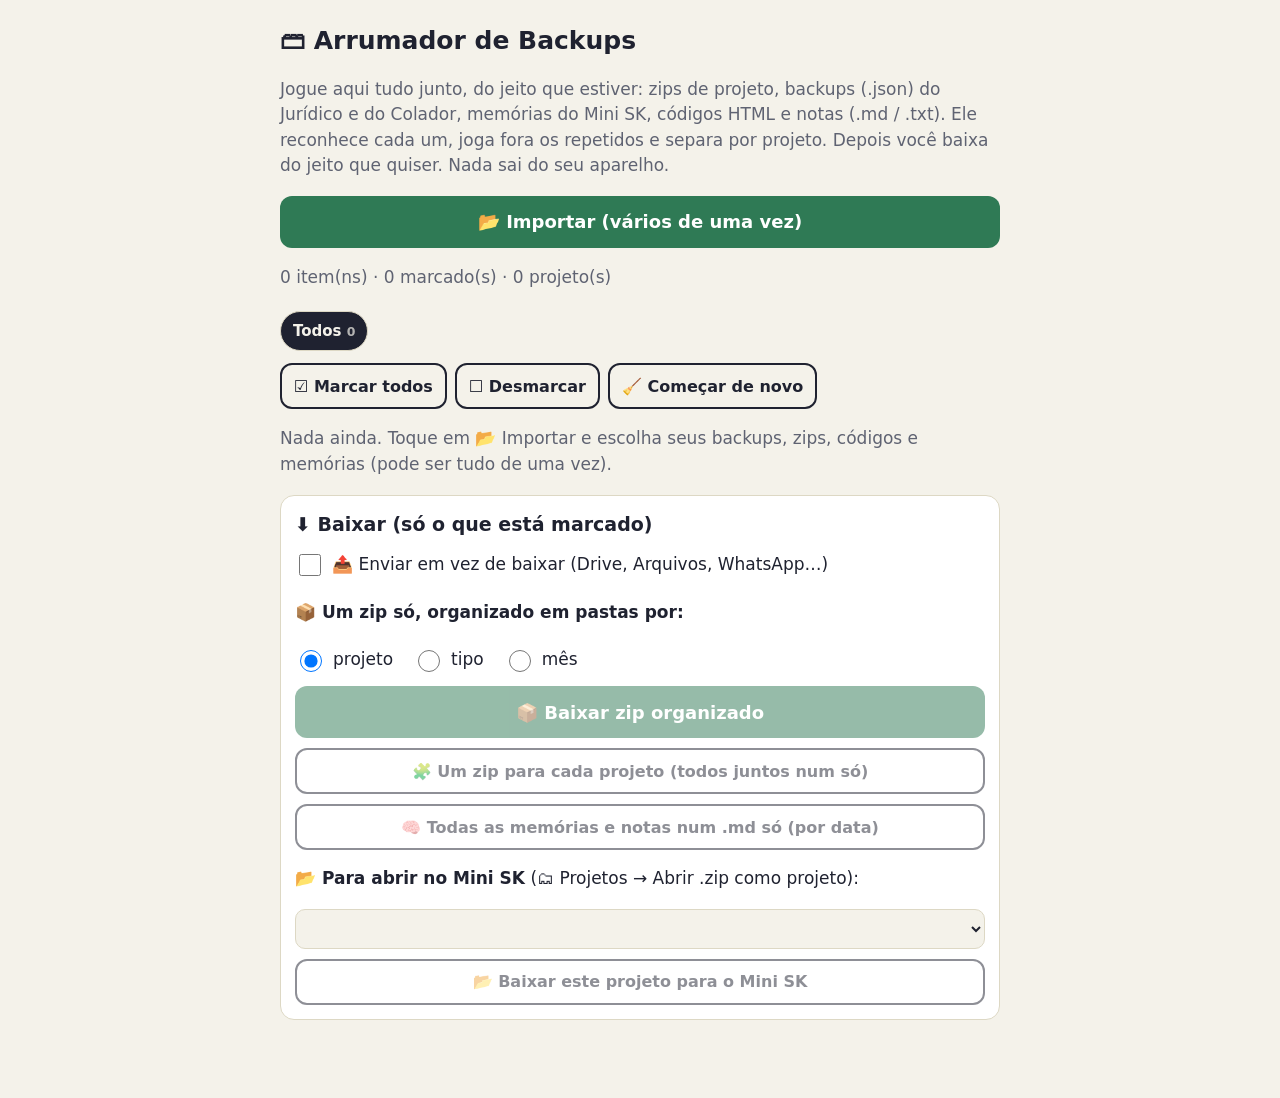
<file: app/ferramentas/arrumador.html>
<!doctype html>
<html lang="pt-BR">
<head><style>/* 23/11: sem esticar */html,body,*{overscroll-behavior:none}</style>
<meta charset="utf-8">
<meta name="viewport" content="width=device-width, initial-scale=1">
<title>Arrumador de Backups</title>
<style>/* css/app.css */
:root { --f: #f4f2ea; --c: #fff; --t: #1f2230; --m: #5f6372; --b: #ddd8c4; --v: #2f7a55; color-scheme: light; }
@media (prefers-color-scheme: dark) { :root:not([data-theme="light"]) { --f: #14161c; --c: #1d2029; --t: #e8e9ef; --m: #a2a6b4; --b: #343846; --v: #4fae7f; color-scheme: dark; } }
:root[data-theme="dark"] { --f: #14161c; --c: #1d2029; --t: #e8e9ef; --m: #a2a6b4; --b: #343846; --v: #4fae7f; color-scheme: dark; }
* { box-sizing: border-box; }
body { margin: 0; background: var(--f); color: var(--t); font: 17px/1.5 system-ui, -apple-system, Roboto, sans-serif; padding: 16px 16px 60px; }
main { max-width: 720px; margin: 0 auto; }
h1 { font-size: 25px; margin: 6px 0; } h2 { font-size: 19px; margin: 0 0 8px; } h3 { font-size: 17px; margin: 14px 0 6px; } h3 small { color: var(--m); font-weight: 400; }
.mut { color: var(--m); }
.bt { display: block; width: 100%; font: 700 18px system-ui, sans-serif; padding: 15px; min-height: 52px; border: 0; border-radius: 12px; background: var(--v); color: #fff; margin: 10px 0 0; cursor: pointer; }
.bt2 { background: transparent; color: var(--t); border: 2px solid var(--t); font: 600 16px system-ui, sans-serif; border-radius: 12px; padding: 10px 12px; min-height: 46px; cursor: pointer; }
.bt.bt2 { font-size: 16px; } .bt:disabled { opacity: .5; }
.linha { display: flex; flex-wrap: wrap; gap: 8px; margin: 8px 0; }
.filtros { display: flex; gap: 6px; overflow-x: auto; padding: 4px 0; }
.chip { flex: none; font: 600 15px system-ui; border: 1px solid var(--b); background: var(--c); color: var(--t); border-radius: 99px; padding: 8px 12px; min-height: 40px; cursor: pointer; }
.chip.on { background: var(--t); color: var(--f); } .chip small { opacity: .7; }
.item { display: flex; gap: 10px; align-items: flex-start; background: var(--c); border: 1px solid var(--b); border-radius: 12px; padding: 10px; margin: 6px 0; }
.item.fora { opacity: .45; } .item input[type=checkbox] { width: 24px; height: 24px; flex: none; margin-top: 2px; }
.info { flex: 1; min-width: 0; overflow-wrap: anywhere; } .info small { display: block; color: var(--m); font-size: 13px; }
.tp { font-size: 13px; color: var(--m); }
.mudar { display: block; font-size: 14px; margin-top: 6px; color: var(--m); }
select { font: inherit; padding: 8px; border-radius: 10px; border: 1px solid var(--b); background: var(--f); color: var(--t); max-width: 100%; }
#mk-proj { width: 100%; }
.cartao { background: var(--c); border: 1px solid var(--b); border-radius: 14px; padding: 14px; margin: 18px 0; }
.op { display: inline-flex; gap: 8px; align-items: center; margin: 4px 12px 4px 0; } .op input { width: 22px; height: 22px; }
#aviso { position: fixed; left: 16px; right: 16px; bottom: 16px; max-width: 688px; margin: 0 auto; background: var(--t); color: var(--f); border-radius: 12px; padding: 12px 14px; font-weight: 600; z-index: 9; }
[hidden] { display: none !important; }

</style>
</head>
<body>
<main>
  <h1>🗃 Arrumador de Backups</h1>
  <p class="mut">Jogue aqui tudo junto, do jeito que estiver: zips de projeto, backups (.json) do Jurídico e do Colador, memórias do Mini SK, códigos HTML e notas (.md / .txt). Ele reconhece cada um, joga fora os repetidos e separa por projeto. Depois você baixa do jeito que quiser. Nada sai do seu aparelho.</p>
  <button class="bt" id="importar">📂 Importar (vários de uma vez)</button>
  <input type="file" id="arq" multiple hidden accept=".zip,.tar,.gz,.tgz,.taz,.json,.html,.htm,.md,.txt,application/zip,application/json,text/*">
  <p id="lendo" class="mut" hidden></p>
  <p id="conta" class="mut"></p>
  <div id="filtros" class="filtros"></div>
  <div class="linha"><button class="bt2 mini" id="marcar">☑ Marcar todos</button><button class="bt2 mini" id="desmarcar">☐ Desmarcar</button><button class="bt2 mini" id="limpar">🧹 Começar de novo</button></div>
  <div id="lista"></div>

  <section class="cartao">
    <h2>⬇ Baixar (só o que está marcado)</h2>
    <label class="op"><input type="checkbox" id="por-enviar"> 📤 Enviar em vez de baixar (Drive, Arquivos, WhatsApp…)</label>
    <p><b>📦 Um zip só, organizado em pastas por:</b></p>
    <div class="linha"><label class="op"><input type="radio" name="modo" value="projeto" checked> projeto</label><label class="op"><input type="radio" name="modo" value="tipo"> tipo</label><label class="op"><input type="radio" name="modo" value="mes"> mês</label></div>
    <button class="bt saida" id="bt-organizado">📦 Baixar zip organizado</button>
    <button class="bt bt2 saida" id="bt-projetos">🧩 Um zip para cada projeto (todos juntos num só)</button>
    <button class="bt bt2 saida" id="bt-memoria">🧠 Todas as memórias e notas num .md só (por data)</button>
    <p style="margin-top:16px"><b>📂 Para abrir no Mini SK</b> (🗂 Projetos → Abrir .zip como projeto):</p>
    <select id="mk-proj" aria-label="Projeto"></select>
    <button class="bt bt2 saida" id="bt-minisk">📂 Baixar este projeto para o Mini SK</button>
  </section>
</main>
<div id="aviso" hidden></div>
<script>
/* lib/jszip.min.js */
/*!

JSZip v3.10.1 - A JavaScript class for generating and reading zip files
<http://stuartk.com/jszip>

(c) 2009-2016 Stuart Knightley <stuart [at] stuartk.com>
Dual licenced under the MIT license or GPLv3. See https://raw.github.com/Stuk/jszip/main/LICENSE.markdown.

JSZip uses the library pako released under the MIT license :
https://github.com/nodeca/pako/blob/main/LICENSE
*/

!function(e){if("object"==typeof exports&&"undefined"!=typeof module)module.exports=e();else if("function"==typeof define&&define.amd)define([],e);else{("undefined"!=typeof window?window:"undefined"!=typeof global?global:"undefined"!=typeof self?self:this).JSZip=e()}}(function(){return function s(a,o,h){function u(r,e){if(!o[r]){if(!a[r]){var t="function"==typeof require&&require;if(!e&&t)return t(r,!0);if(l)return l(r,!0);var n=new Error("Cannot find module '"+r+"'");throw n.code="MODULE_NOT_FOUND",n}var i=o[r]={exports:{}};a[r][0].call(i.exports,function(e){var t=a[r][1][e];return u(t||e)},i,i.exports,s,a,o,h)}return o[r].exports}for(var l="function"==typeof require&&require,e=0;e<h.length;e++)u(h[e]);return u}({1:[function(e,t,r){"use strict";var d=e("./utils"),c=e("./support"),p="ABCDEFGHIJKLMNOPQRSTUVWXYZabcdefghijklmnopqrstuvwxyz0123456789+/=";r.encode=function(e){for(var t,r,n,i,s,a,o,h=[],u=0,l=e.length,f=l,c="string"!==d.getTypeOf(e);u<e.length;)f=l-u,n=c?(t=e[u++],r=u<l?e[u++]:0,u<l?e[u++]:0):(t=e.charCodeAt(u++),r=u<l?e.charCodeAt(u++):0,u<l?e.charCodeAt(u++):0),i=t>>2,s=(3&t)<<4|r>>4,a=1<f?(15&r)<<2|n>>6:64,o=2<f?63&n:64,h.push(p.charAt(i)+p.charAt(s)+p.charAt(a)+p.charAt(o));return h.join("")},r.decode=function(e){var t,r,n,i,s,a,o=0,h=0,u="data:";if(e.substr(0,u.length)===u)throw new Error("Invalid base64 input, it looks like a data url.");var l,f=3*(e=e.replace(/[^A-Za-z0-9+/=]/g,"")).length/4;if(e.charAt(e.length-1)===p.charAt(64)&&f--,e.charAt(e.length-2)===p.charAt(64)&&f--,f%1!=0)throw new Error("Invalid base64 input, bad content length.");for(l=c.uint8array?new Uint8Array(0|f):new Array(0|f);o<e.length;)t=p.indexOf(e.charAt(o++))<<2|(i=p.indexOf(e.charAt(o++)))>>4,r=(15&i)<<4|(s=p.indexOf(e.charAt(o++)))>>2,n=(3&s)<<6|(a=p.indexOf(e.charAt(o++))),l[h++]=t,64!==s&&(l[h++]=r),64!==a&&(l[h++]=n);return l}},{"./support":30,"./utils":32}],2:[function(e,t,r){"use strict";var n=e("./external"),i=e("./stream/DataWorker"),s=e("./stream/Crc32Probe"),a=e("./stream/DataLengthProbe");function o(e,t,r,n,i){this.compressedSize=e,this.uncompressedSize=t,this.crc32=r,this.compression=n,this.compressedContent=i}o.prototype={getContentWorker:function(){var e=new i(n.Promise.resolve(this.compressedContent)).pipe(this.compression.uncompressWorker()).pipe(new a("data_length")),t=this;return e.on("end",function(){if(this.streamInfo.data_length!==t.uncompressedSize)throw new Error("Bug : uncompressed data size mismatch")}),e},getCompressedWorker:function(){return new i(n.Promise.resolve(this.compressedContent)).withStreamInfo("compressedSize",this.compressedSize).withStreamInfo("uncompressedSize",this.uncompressedSize).withStreamInfo("crc32",this.crc32).withStreamInfo("compression",this.compression)}},o.createWorkerFrom=function(e,t,r){return e.pipe(new s).pipe(new a("uncompressedSize")).pipe(t.compressWorker(r)).pipe(new a("compressedSize")).withStreamInfo("compression",t)},t.exports=o},{"./external":6,"./stream/Crc32Probe":25,"./stream/DataLengthProbe":26,"./stream/DataWorker":27}],3:[function(e,t,r){"use strict";var n=e("./stream/GenericWorker");r.STORE={magic:"\0\0",compressWorker:function(){return new n("STORE compression")},uncompressWorker:function(){return new n("STORE decompression")}},r.DEFLATE=e("./flate")},{"./flate":7,"./stream/GenericWorker":28}],4:[function(e,t,r){"use strict";var n=e("./utils");var o=function(){for(var e,t=[],r=0;r<256;r++){e=r;for(var n=0;n<8;n++)e=1&e?3988292384^e>>>1:e>>>1;t[r]=e}return t}();t.exports=function(e,t){return void 0!==e&&e.length?"string"!==n.getTypeOf(e)?function(e,t,r,n){var i=o,s=n+r;e^=-1;for(var a=n;a<s;a++)e=e>>>8^i[255&(e^t[a])];return-1^e}(0|t,e,e.length,0):function(e,t,r,n){var i=o,s=n+r;e^=-1;for(var a=n;a<s;a++)e=e>>>8^i[255&(e^t.charCodeAt(a))];return-1^e}(0|t,e,e.length,0):0}},{"./utils":32}],5:[function(e,t,r){"use strict";r.base64=!1,r.binary=!1,r.dir=!1,r.createFolders=!0,r.date=null,r.compression=null,r.compressionOptions=null,r.comment=null,r.unixPermissions=null,r.dosPermissions=null},{}],6:[function(e,t,r){"use strict";var n=null;n="undefined"!=typeof Promise?Promise:e("lie"),t.exports={Promise:n}},{lie:37}],7:[function(e,t,r){"use strict";var n="undefined"!=typeof Uint8Array&&"undefined"!=typeof Uint16Array&&"undefined"!=typeof Uint32Array,i=e("pako"),s=e("./utils"),a=e("./stream/GenericWorker"),o=n?"uint8array":"array";function h(e,t){a.call(this,"FlateWorker/"+e),this._pako=null,this._pakoAction=e,this._pakoOptions=t,this.meta={}}r.magic="\b\0",s.inherits(h,a),h.prototype.processChunk=function(e){this.meta=e.meta,null===this._pako&&this._createPako(),this._pako.push(s.transformTo(o,e.data),!1)},h.prototype.flush=function(){a.prototype.flush.call(this),null===this._pako&&this._createPako(),this._pako.push([],!0)},h.prototype.cleanUp=function(){a.prototype.cleanUp.call(this),this._pako=null},h.prototype._createPako=function(){this._pako=new i[this._pakoAction]({raw:!0,level:this._pakoOptions.level||-1});var t=this;this._pako.onData=function(e){t.push({data:e,meta:t.meta})}},r.compressWorker=function(e){return new h("Deflate",e)},r.uncompressWorker=function(){return new h("Inflate",{})}},{"./stream/GenericWorker":28,"./utils":32,pako:38}],8:[function(e,t,r){"use strict";function A(e,t){var r,n="";for(r=0;r<t;r++)n+=String.fromCharCode(255&e),e>>>=8;return n}function n(e,t,r,n,i,s){var a,o,h=e.file,u=e.compression,l=s!==O.utf8encode,f=I.transformTo("string",s(h.name)),c=I.transformTo("string",O.utf8encode(h.name)),d=h.comment,p=I.transformTo("string",s(d)),m=I.transformTo("string",O.utf8encode(d)),_=c.length!==h.name.length,g=m.length!==d.length,b="",v="",y="",w=h.dir,k=h.date,x={crc32:0,compressedSize:0,uncompressedSize:0};t&&!r||(x.crc32=e.crc32,x.compressedSize=e.compressedSize,x.uncompressedSize=e.uncompressedSize);var S=0;t&&(S|=8),l||!_&&!g||(S|=2048);var z=0,C=0;w&&(z|=16),"UNIX"===i?(C=798,z|=function(e,t){var r=e;return e||(r=t?16893:33204),(65535&r)<<16}(h.unixPermissions,w)):(C=20,z|=function(e){return 63&(e||0)}(h.dosPermissions)),a=k.getUTCHours(),a<<=6,a|=k.getUTCMinutes(),a<<=5,a|=k.getUTCSeconds()/2,o=k.getUTCFullYear()-1980,o<<=4,o|=k.getUTCMonth()+1,o<<=5,o|=k.getUTCDate(),_&&(v=A(1,1)+A(B(f),4)+c,b+="up"+A(v.length,2)+v),g&&(y=A(1,1)+A(B(p),4)+m,b+="uc"+A(y.length,2)+y);var E="";return E+="\n\0",E+=A(S,2),E+=u.magic,E+=A(a,2),E+=A(o,2),E+=A(x.crc32,4),E+=A(x.compressedSize,4),E+=A(x.uncompressedSize,4),E+=A(f.length,2),E+=A(b.length,2),{fileRecord:R.LOCAL_FILE_HEADER+E+f+b,dirRecord:R.CENTRAL_FILE_HEADER+A(C,2)+E+A(p.length,2)+"\0\0\0\0"+A(z,4)+A(n,4)+f+b+p}}var I=e("../utils"),i=e("../stream/GenericWorker"),O=e("../utf8"),B=e("../crc32"),R=e("../signature");function s(e,t,r,n){i.call(this,"ZipFileWorker"),this.bytesWritten=0,this.zipComment=t,this.zipPlatform=r,this.encodeFileName=n,this.streamFiles=e,this.accumulate=!1,this.contentBuffer=[],this.dirRecords=[],this.currentSourceOffset=0,this.entriesCount=0,this.currentFile=null,this._sources=[]}I.inherits(s,i),s.prototype.push=function(e){var t=e.meta.percent||0,r=this.entriesCount,n=this._sources.length;this.accumulate?this.contentBuffer.push(e):(this.bytesWritten+=e.data.length,i.prototype.push.call(this,{data:e.data,meta:{currentFile:this.currentFile,percent:r?(t+100*(r-n-1))/r:100}}))},s.prototype.openedSource=function(e){this.currentSourceOffset=this.bytesWritten,this.currentFile=e.file.name;var t=this.streamFiles&&!e.file.dir;if(t){var r=n(e,t,!1,this.currentSourceOffset,this.zipPlatform,this.encodeFileName);this.push({data:r.fileRecord,meta:{percent:0}})}else this.accumulate=!0},s.prototype.closedSource=function(e){this.accumulate=!1;var t=this.streamFiles&&!e.file.dir,r=n(e,t,!0,this.currentSourceOffset,this.zipPlatform,this.encodeFileName);if(this.dirRecords.push(r.dirRecord),t)this.push({data:function(e){return R.DATA_DESCRIPTOR+A(e.crc32,4)+A(e.compressedSize,4)+A(e.uncompressedSize,4)}(e),meta:{percent:100}});else for(this.push({data:r.fileRecord,meta:{percent:0}});this.contentBuffer.length;)this.push(this.contentBuffer.shift());this.currentFile=null},s.prototype.flush=function(){for(var e=this.bytesWritten,t=0;t<this.dirRecords.length;t++)this.push({data:this.dirRecords[t],meta:{percent:100}});var r=this.bytesWritten-e,n=function(e,t,r,n,i){var s=I.transformTo("string",i(n));return R.CENTRAL_DIRECTORY_END+"\0\0\0\0"+A(e,2)+A(e,2)+A(t,4)+A(r,4)+A(s.length,2)+s}(this.dirRecords.length,r,e,this.zipComment,this.encodeFileName);this.push({data:n,meta:{percent:100}})},s.prototype.prepareNextSource=function(){this.previous=this._sources.shift(),this.openedSource(this.previous.streamInfo),this.isPaused?this.previous.pause():this.previous.resume()},s.prototype.registerPrevious=function(e){this._sources.push(e);var t=this;return e.on("data",function(e){t.processChunk(e)}),e.on("end",function(){t.closedSource(t.previous.streamInfo),t._sources.length?t.prepareNextSource():t.end()}),e.on("error",function(e){t.error(e)}),this},s.prototype.resume=function(){return!!i.prototype.resume.call(this)&&(!this.previous&&this._sources.length?(this.prepareNextSource(),!0):this.previous||this._sources.length||this.generatedError?void 0:(this.end(),!0))},s.prototype.error=function(e){var t=this._sources;if(!i.prototype.error.call(this,e))return!1;for(var r=0;r<t.length;r++)try{t[r].error(e)}catch(e){}return!0},s.prototype.lock=function(){i.prototype.lock.call(this);for(var e=this._sources,t=0;t<e.length;t++)e[t].lock()},t.exports=s},{"../crc32":4,"../signature":23,"../stream/GenericWorker":28,"../utf8":31,"../utils":32}],9:[function(e,t,r){"use strict";var u=e("../compressions"),n=e("./ZipFileWorker");r.generateWorker=function(e,a,t){var o=new n(a.streamFiles,t,a.platform,a.encodeFileName),h=0;try{e.forEach(function(e,t){h++;var r=function(e,t){var r=e||t,n=u[r];if(!n)throw new Error(r+" is not a valid compression method !");return n}(t.options.compression,a.compression),n=t.options.compressionOptions||a.compressionOptions||{},i=t.dir,s=t.date;t._compressWorker(r,n).withStreamInfo("file",{name:e,dir:i,date:s,comment:t.comment||"",unixPermissions:t.unixPermissions,dosPermissions:t.dosPermissions}).pipe(o)}),o.entriesCount=h}catch(e){o.error(e)}return o}},{"../compressions":3,"./ZipFileWorker":8}],10:[function(e,t,r){"use strict";function n(){if(!(this instanceof n))return new n;if(arguments.length)throw new Error("The constructor with parameters has been removed in JSZip 3.0, please check the upgrade guide.");this.files=Object.create(null),this.comment=null,this.root="",this.clone=function(){var e=new n;for(var t in this)"function"!=typeof this[t]&&(e[t]=this[t]);return e}}(n.prototype=e("./object")).loadAsync=e("./load"),n.support=e("./support"),n.defaults=e("./defaults"),n.version="3.10.1",n.loadAsync=function(e,t){return(new n).loadAsync(e,t)},n.external=e("./external"),t.exports=n},{"./defaults":5,"./external":6,"./load":11,"./object":15,"./support":30}],11:[function(e,t,r){"use strict";var u=e("./utils"),i=e("./external"),n=e("./utf8"),s=e("./zipEntries"),a=e("./stream/Crc32Probe"),l=e("./nodejsUtils");function f(n){return new i.Promise(function(e,t){var r=n.decompressed.getContentWorker().pipe(new a);r.on("error",function(e){t(e)}).on("end",function(){r.streamInfo.crc32!==n.decompressed.crc32?t(new Error("Corrupted zip : CRC32 mismatch")):e()}).resume()})}t.exports=function(e,o){var h=this;return o=u.extend(o||{},{base64:!1,checkCRC32:!1,optimizedBinaryString:!1,createFolders:!1,decodeFileName:n.utf8decode}),l.isNode&&l.isStream(e)?i.Promise.reject(new Error("JSZip can't accept a stream when loading a zip file.")):u.prepareContent("the loaded zip file",e,!0,o.optimizedBinaryString,o.base64).then(function(e){var t=new s(o);return t.load(e),t}).then(function(e){var t=[i.Promise.resolve(e)],r=e.files;if(o.checkCRC32)for(var n=0;n<r.length;n++)t.push(f(r[n]));return i.Promise.all(t)}).then(function(e){for(var t=e.shift(),r=t.files,n=0;n<r.length;n++){var i=r[n],s=i.fileNameStr,a=u.resolve(i.fileNameStr);h.file(a,i.decompressed,{binary:!0,optimizedBinaryString:!0,date:i.date,dir:i.dir,comment:i.fileCommentStr.length?i.fileCommentStr:null,unixPermissions:i.unixPermissions,dosPermissions:i.dosPermissions,createFolders:o.createFolders}),i.dir||(h.file(a).unsafeOriginalName=s)}return t.zipComment.length&&(h.comment=t.zipComment),h})}},{"./external":6,"./nodejsUtils":14,"./stream/Crc32Probe":25,"./utf8":31,"./utils":32,"./zipEntries":33}],12:[function(e,t,r){"use strict";var n=e("../utils"),i=e("../stream/GenericWorker");function s(e,t){i.call(this,"Nodejs stream input adapter for "+e),this._upstreamEnded=!1,this._bindStream(t)}n.inherits(s,i),s.prototype._bindStream=function(e){var t=this;(this._stream=e).pause(),e.on("data",function(e){t.push({data:e,meta:{percent:0}})}).on("error",function(e){t.isPaused?this.generatedError=e:t.error(e)}).on("end",function(){t.isPaused?t._upstreamEnded=!0:t.end()})},s.prototype.pause=function(){return!!i.prototype.pause.call(this)&&(this._stream.pause(),!0)},s.prototype.resume=function(){return!!i.prototype.resume.call(this)&&(this._upstreamEnded?this.end():this._stream.resume(),!0)},t.exports=s},{"../stream/GenericWorker":28,"../utils":32}],13:[function(e,t,r){"use strict";var i=e("readable-stream").Readable;function n(e,t,r){i.call(this,t),this._helper=e;var n=this;e.on("data",function(e,t){n.push(e)||n._helper.pause(),r&&r(t)}).on("error",function(e){n.emit("error",e)}).on("end",function(){n.push(null)})}e("../utils").inherits(n,i),n.prototype._read=function(){this._helper.resume()},t.exports=n},{"../utils":32,"readable-stream":16}],14:[function(e,t,r){"use strict";t.exports={isNode:"undefined"!=typeof Buffer,newBufferFrom:function(e,t){if(Buffer.from&&Buffer.from!==Uint8Array.from)return Buffer.from(e,t);if("number"==typeof e)throw new Error('The "data" argument must not be a number');return new Buffer(e,t)},allocBuffer:function(e){if(Buffer.alloc)return Buffer.alloc(e);var t=new Buffer(e);return t.fill(0),t},isBuffer:function(e){return Buffer.isBuffer(e)},isStream:function(e){return e&&"function"==typeof e.on&&"function"==typeof e.pause&&"function"==typeof e.resume}}},{}],15:[function(e,t,r){"use strict";function s(e,t,r){var n,i=u.getTypeOf(t),s=u.extend(r||{},f);s.date=s.date||new Date,null!==s.compression&&(s.compression=s.compression.toUpperCase()),"string"==typeof s.unixPermissions&&(s.unixPermissions=parseInt(s.unixPermissions,8)),s.unixPermissions&&16384&s.unixPermissions&&(s.dir=!0),s.dosPermissions&&16&s.dosPermissions&&(s.dir=!0),s.dir&&(e=g(e)),s.createFolders&&(n=_(e))&&b.call(this,n,!0);var a="string"===i&&!1===s.binary&&!1===s.base64;r&&void 0!==r.binary||(s.binary=!a),(t instanceof c&&0===t.uncompressedSize||s.dir||!t||0===t.length)&&(s.base64=!1,s.binary=!0,t="",s.compression="STORE",i="string");var o=null;o=t instanceof c||t instanceof l?t:p.isNode&&p.isStream(t)?new m(e,t):u.prepareContent(e,t,s.binary,s.optimizedBinaryString,s.base64);var h=new d(e,o,s);this.files[e]=h}var i=e("./utf8"),u=e("./utils"),l=e("./stream/GenericWorker"),a=e("./stream/StreamHelper"),f=e("./defaults"),c=e("./compressedObject"),d=e("./zipObject"),o=e("./generate"),p=e("./nodejsUtils"),m=e("./nodejs/NodejsStreamInputAdapter"),_=function(e){"/"===e.slice(-1)&&(e=e.substring(0,e.length-1));var t=e.lastIndexOf("/");return 0<t?e.substring(0,t):""},g=function(e){return"/"!==e.slice(-1)&&(e+="/"),e},b=function(e,t){return t=void 0!==t?t:f.createFolders,e=g(e),this.files[e]||s.call(this,e,null,{dir:!0,createFolders:t}),this.files[e]};function h(e){return"[object RegExp]"===Object.prototype.toString.call(e)}var n={load:function(){throw new Error("This method has been removed in JSZip 3.0, please check the upgrade guide.")},forEach:function(e){var t,r,n;for(t in this.files)n=this.files[t],(r=t.slice(this.root.length,t.length))&&t.slice(0,this.root.length)===this.root&&e(r,n)},filter:function(r){var n=[];return this.forEach(function(e,t){r(e,t)&&n.push(t)}),n},file:function(e,t,r){if(1!==arguments.length)return e=this.root+e,s.call(this,e,t,r),this;if(h(e)){var n=e;return this.filter(function(e,t){return!t.dir&&n.test(e)})}var i=this.files[this.root+e];return i&&!i.dir?i:null},folder:function(r){if(!r)return this;if(h(r))return this.filter(function(e,t){return t.dir&&r.test(e)});var e=this.root+r,t=b.call(this,e),n=this.clone();return n.root=t.name,n},remove:function(r){r=this.root+r;var e=this.files[r];if(e||("/"!==r.slice(-1)&&(r+="/"),e=this.files[r]),e&&!e.dir)delete this.files[r];else for(var t=this.filter(function(e,t){return t.name.slice(0,r.length)===r}),n=0;n<t.length;n++)delete this.files[t[n].name];return this},generate:function(){throw new Error("This method has been removed in JSZip 3.0, please check the upgrade guide.")},generateInternalStream:function(e){var t,r={};try{if((r=u.extend(e||{},{streamFiles:!1,compression:"STORE",compressionOptions:null,type:"",platform:"DOS",comment:null,mimeType:"application/zip",encodeFileName:i.utf8encode})).type=r.type.toLowerCase(),r.compression=r.compression.toUpperCase(),"binarystring"===r.type&&(r.type="string"),!r.type)throw new Error("No output type specified.");u.checkSupport(r.type),"darwin"!==r.platform&&"freebsd"!==r.platform&&"linux"!==r.platform&&"sunos"!==r.platform||(r.platform="UNIX"),"win32"===r.platform&&(r.platform="DOS");var n=r.comment||this.comment||"";t=o.generateWorker(this,r,n)}catch(e){(t=new l("error")).error(e)}return new a(t,r.type||"string",r.mimeType)},generateAsync:function(e,t){return this.generateInternalStream(e).accumulate(t)},generateNodeStream:function(e,t){return(e=e||{}).type||(e.type="nodebuffer"),this.generateInternalStream(e).toNodejsStream(t)}};t.exports=n},{"./compressedObject":2,"./defaults":5,"./generate":9,"./nodejs/NodejsStreamInputAdapter":12,"./nodejsUtils":14,"./stream/GenericWorker":28,"./stream/StreamHelper":29,"./utf8":31,"./utils":32,"./zipObject":35}],16:[function(e,t,r){"use strict";t.exports=e("stream")},{stream:void 0}],17:[function(e,t,r){"use strict";var n=e("./DataReader");function i(e){n.call(this,e);for(var t=0;t<this.data.length;t++)e[t]=255&e[t]}e("../utils").inherits(i,n),i.prototype.byteAt=function(e){return this.data[this.zero+e]},i.prototype.lastIndexOfSignature=function(e){for(var t=e.charCodeAt(0),r=e.charCodeAt(1),n=e.charCodeAt(2),i=e.charCodeAt(3),s=this.length-4;0<=s;--s)if(this.data[s]===t&&this.data[s+1]===r&&this.data[s+2]===n&&this.data[s+3]===i)return s-this.zero;return-1},i.prototype.readAndCheckSignature=function(e){var t=e.charCodeAt(0),r=e.charCodeAt(1),n=e.charCodeAt(2),i=e.charCodeAt(3),s=this.readData(4);return t===s[0]&&r===s[1]&&n===s[2]&&i===s[3]},i.prototype.readData=function(e){if(this.checkOffset(e),0===e)return[];var t=this.data.slice(this.zero+this.index,this.zero+this.index+e);return this.index+=e,t},t.exports=i},{"../utils":32,"./DataReader":18}],18:[function(e,t,r){"use strict";var n=e("../utils");function i(e){this.data=e,this.length=e.length,this.index=0,this.zero=0}i.prototype={checkOffset:function(e){this.checkIndex(this.index+e)},checkIndex:function(e){if(this.length<this.zero+e||e<0)throw new Error("End of data reached (data length = "+this.length+", asked index = "+e+"). Corrupted zip ?")},setIndex:function(e){this.checkIndex(e),this.index=e},skip:function(e){this.setIndex(this.index+e)},byteAt:function(){},readInt:function(e){var t,r=0;for(this.checkOffset(e),t=this.index+e-1;t>=this.index;t--)r=(r<<8)+this.byteAt(t);return this.index+=e,r},readString:function(e){return n.transformTo("string",this.readData(e))},readData:function(){},lastIndexOfSignature:function(){},readAndCheckSignature:function(){},readDate:function(){var e=this.readInt(4);return new Date(Date.UTC(1980+(e>>25&127),(e>>21&15)-1,e>>16&31,e>>11&31,e>>5&63,(31&e)<<1))}},t.exports=i},{"../utils":32}],19:[function(e,t,r){"use strict";var n=e("./Uint8ArrayReader");function i(e){n.call(this,e)}e("../utils").inherits(i,n),i.prototype.readData=function(e){this.checkOffset(e);var t=this.data.slice(this.zero+this.index,this.zero+this.index+e);return this.index+=e,t},t.exports=i},{"../utils":32,"./Uint8ArrayReader":21}],20:[function(e,t,r){"use strict";var n=e("./DataReader");function i(e){n.call(this,e)}e("../utils").inherits(i,n),i.prototype.byteAt=function(e){return this.data.charCodeAt(this.zero+e)},i.prototype.lastIndexOfSignature=function(e){return this.data.lastIndexOf(e)-this.zero},i.prototype.readAndCheckSignature=function(e){return e===this.readData(4)},i.prototype.readData=function(e){this.checkOffset(e);var t=this.data.slice(this.zero+this.index,this.zero+this.index+e);return this.index+=e,t},t.exports=i},{"../utils":32,"./DataReader":18}],21:[function(e,t,r){"use strict";var n=e("./ArrayReader");function i(e){n.call(this,e)}e("../utils").inherits(i,n),i.prototype.readData=function(e){if(this.checkOffset(e),0===e)return new Uint8Array(0);var t=this.data.subarray(this.zero+this.index,this.zero+this.index+e);return this.index+=e,t},t.exports=i},{"../utils":32,"./ArrayReader":17}],22:[function(e,t,r){"use strict";var n=e("../utils"),i=e("../support"),s=e("./ArrayReader"),a=e("./StringReader"),o=e("./NodeBufferReader"),h=e("./Uint8ArrayReader");t.exports=function(e){var t=n.getTypeOf(e);return n.checkSupport(t),"string"!==t||i.uint8array?"nodebuffer"===t?new o(e):i.uint8array?new h(n.transformTo("uint8array",e)):new s(n.transformTo("array",e)):new a(e)}},{"../support":30,"../utils":32,"./ArrayReader":17,"./NodeBufferReader":19,"./StringReader":20,"./Uint8ArrayReader":21}],23:[function(e,t,r){"use strict";r.LOCAL_FILE_HEADER="PK",r.CENTRAL_FILE_HEADER="PK",r.CENTRAL_DIRECTORY_END="PK",r.ZIP64_CENTRAL_DIRECTORY_LOCATOR="PK",r.ZIP64_CENTRAL_DIRECTORY_END="PK",r.DATA_DESCRIPTOR="PK\b"},{}],24:[function(e,t,r){"use strict";var n=e("./GenericWorker"),i=e("../utils");function s(e){n.call(this,"ConvertWorker to "+e),this.destType=e}i.inherits(s,n),s.prototype.processChunk=function(e){this.push({data:i.transformTo(this.destType,e.data),meta:e.meta})},t.exports=s},{"../utils":32,"./GenericWorker":28}],25:[function(e,t,r){"use strict";var n=e("./GenericWorker"),i=e("../crc32");function s(){n.call(this,"Crc32Probe"),this.withStreamInfo("crc32",0)}e("../utils").inherits(s,n),s.prototype.processChunk=function(e){this.streamInfo.crc32=i(e.data,this.streamInfo.crc32||0),this.push(e)},t.exports=s},{"../crc32":4,"../utils":32,"./GenericWorker":28}],26:[function(e,t,r){"use strict";var n=e("../utils"),i=e("./GenericWorker");function s(e){i.call(this,"DataLengthProbe for "+e),this.propName=e,this.withStreamInfo(e,0)}n.inherits(s,i),s.prototype.processChunk=function(e){if(e){var t=this.streamInfo[this.propName]||0;this.streamInfo[this.propName]=t+e.data.length}i.prototype.processChunk.call(this,e)},t.exports=s},{"../utils":32,"./GenericWorker":28}],27:[function(e,t,r){"use strict";var n=e("../utils"),i=e("./GenericWorker");function s(e){i.call(this,"DataWorker");var t=this;this.dataIsReady=!1,this.index=0,this.max=0,this.data=null,this.type="",this._tickScheduled=!1,e.then(function(e){t.dataIsReady=!0,t.data=e,t.max=e&&e.length||0,t.type=n.getTypeOf(e),t.isPaused||t._tickAndRepeat()},function(e){t.error(e)})}n.inherits(s,i),s.prototype.cleanUp=function(){i.prototype.cleanUp.call(this),this.data=null},s.prototype.resume=function(){return!!i.prototype.resume.call(this)&&(!this._tickScheduled&&this.dataIsReady&&(this._tickScheduled=!0,n.delay(this._tickAndRepeat,[],this)),!0)},s.prototype._tickAndRepeat=function(){this._tickScheduled=!1,this.isPaused||this.isFinished||(this._tick(),this.isFinished||(n.delay(this._tickAndRepeat,[],this),this._tickScheduled=!0))},s.prototype._tick=function(){if(this.isPaused||this.isFinished)return!1;var e=null,t=Math.min(this.max,this.index+16384);if(this.index>=this.max)return this.end();switch(this.type){case"string":e=this.data.substring(this.index,t);break;case"uint8array":e=this.data.subarray(this.index,t);break;case"array":case"nodebuffer":e=this.data.slice(this.index,t)}return this.index=t,this.push({data:e,meta:{percent:this.max?this.index/this.max*100:0}})},t.exports=s},{"../utils":32,"./GenericWorker":28}],28:[function(e,t,r){"use strict";function n(e){this.name=e||"default",this.streamInfo={},this.generatedError=null,this.extraStreamInfo={},this.isPaused=!0,this.isFinished=!1,this.isLocked=!1,this._listeners={data:[],end:[],error:[]},this.previous=null}n.prototype={push:function(e){this.emit("data",e)},end:function(){if(this.isFinished)return!1;this.flush();try{this.emit("end"),this.cleanUp(),this.isFinished=!0}catch(e){this.emit("error",e)}return!0},error:function(e){return!this.isFinished&&(this.isPaused?this.generatedError=e:(this.isFinished=!0,this.emit("error",e),this.previous&&this.previous.error(e),this.cleanUp()),!0)},on:function(e,t){return this._listeners[e].push(t),this},cleanUp:function(){this.streamInfo=this.generatedError=this.extraStreamInfo=null,this._listeners=[]},emit:function(e,t){if(this._listeners[e])for(var r=0;r<this._listeners[e].length;r++)this._listeners[e][r].call(this,t)},pipe:function(e){return e.registerPrevious(this)},registerPrevious:function(e){if(this.isLocked)throw new Error("The stream '"+this+"' has already been used.");this.streamInfo=e.streamInfo,this.mergeStreamInfo(),this.previous=e;var t=this;return e.on("data",function(e){t.processChunk(e)}),e.on("end",function(){t.end()}),e.on("error",function(e){t.error(e)}),this},pause:function(){return!this.isPaused&&!this.isFinished&&(this.isPaused=!0,this.previous&&this.previous.pause(),!0)},resume:function(){if(!this.isPaused||this.isFinished)return!1;var e=this.isPaused=!1;return this.generatedError&&(this.error(this.generatedError),e=!0),this.previous&&this.previous.resume(),!e},flush:function(){},processChunk:function(e){this.push(e)},withStreamInfo:function(e,t){return this.extraStreamInfo[e]=t,this.mergeStreamInfo(),this},mergeStreamInfo:function(){for(var e in this.extraStreamInfo)Object.prototype.hasOwnProperty.call(this.extraStreamInfo,e)&&(this.streamInfo[e]=this.extraStreamInfo[e])},lock:function(){if(this.isLocked)throw new Error("The stream '"+this+"' has already been used.");this.isLocked=!0,this.previous&&this.previous.lock()},toString:function(){var e="Worker "+this.name;return this.previous?this.previous+" -> "+e:e}},t.exports=n},{}],29:[function(e,t,r){"use strict";var h=e("../utils"),i=e("./ConvertWorker"),s=e("./GenericWorker"),u=e("../base64"),n=e("../support"),a=e("../external"),o=null;if(n.nodestream)try{o=e("../nodejs/NodejsStreamOutputAdapter")}catch(e){}function l(e,o){return new a.Promise(function(t,r){var n=[],i=e._internalType,s=e._outputType,a=e._mimeType;e.on("data",function(e,t){n.push(e),o&&o(t)}).on("error",function(e){n=[],r(e)}).on("end",function(){try{var e=function(e,t,r){switch(e){case"blob":return h.newBlob(h.transformTo("arraybuffer",t),r);case"base64":return u.encode(t);default:return h.transformTo(e,t)}}(s,function(e,t){var r,n=0,i=null,s=0;for(r=0;r<t.length;r++)s+=t[r].length;switch(e){case"string":return t.join("");case"array":return Array.prototype.concat.apply([],t);case"uint8array":for(i=new Uint8Array(s),r=0;r<t.length;r++)i.set(t[r],n),n+=t[r].length;return i;case"nodebuffer":return Buffer.concat(t);default:throw new Error("concat : unsupported type '"+e+"'")}}(i,n),a);t(e)}catch(e){r(e)}n=[]}).resume()})}function f(e,t,r){var n=t;switch(t){case"blob":case"arraybuffer":n="uint8array";break;case"base64":n="string"}try{this._internalType=n,this._outputType=t,this._mimeType=r,h.checkSupport(n),this._worker=e.pipe(new i(n)),e.lock()}catch(e){this._worker=new s("error"),this._worker.error(e)}}f.prototype={accumulate:function(e){return l(this,e)},on:function(e,t){var r=this;return"data"===e?this._worker.on(e,function(e){t.call(r,e.data,e.meta)}):this._worker.on(e,function(){h.delay(t,arguments,r)}),this},resume:function(){return h.delay(this._worker.resume,[],this._worker),this},pause:function(){return this._worker.pause(),this},toNodejsStream:function(e){if(h.checkSupport("nodestream"),"nodebuffer"!==this._outputType)throw new Error(this._outputType+" is not supported by this method");return new o(this,{objectMode:"nodebuffer"!==this._outputType},e)}},t.exports=f},{"../base64":1,"../external":6,"../nodejs/NodejsStreamOutputAdapter":13,"../support":30,"../utils":32,"./ConvertWorker":24,"./GenericWorker":28}],30:[function(e,t,r){"use strict";if(r.base64=!0,r.array=!0,r.string=!0,r.arraybuffer="undefined"!=typeof ArrayBuffer&&"undefined"!=typeof Uint8Array,r.nodebuffer="undefined"!=typeof Buffer,r.uint8array="undefined"!=typeof Uint8Array,"undefined"==typeof ArrayBuffer)r.blob=!1;else{var n=new ArrayBuffer(0);try{r.blob=0===new Blob([n],{type:"application/zip"}).size}catch(e){try{var i=new(self.BlobBuilder||self.WebKitBlobBuilder||self.MozBlobBuilder||self.MSBlobBuilder);i.append(n),r.blob=0===i.getBlob("application/zip").size}catch(e){r.blob=!1}}}try{r.nodestream=!!e("readable-stream").Readable}catch(e){r.nodestream=!1}},{"readable-stream":16}],31:[function(e,t,s){"use strict";for(var o=e("./utils"),h=e("./support"),r=e("./nodejsUtils"),n=e("./stream/GenericWorker"),u=new Array(256),i=0;i<256;i++)u[i]=252<=i?6:248<=i?5:240<=i?4:224<=i?3:192<=i?2:1;u[254]=u[254]=1;function a(){n.call(this,"utf-8 decode"),this.leftOver=null}function l(){n.call(this,"utf-8 encode")}s.utf8encode=function(e){return h.nodebuffer?r.newBufferFrom(e,"utf-8"):function(e){var t,r,n,i,s,a=e.length,o=0;for(i=0;i<a;i++)55296==(64512&(r=e.charCodeAt(i)))&&i+1<a&&56320==(64512&(n=e.charCodeAt(i+1)))&&(r=65536+(r-55296<<10)+(n-56320),i++),o+=r<128?1:r<2048?2:r<65536?3:4;for(t=h.uint8array?new Uint8Array(o):new Array(o),i=s=0;s<o;i++)55296==(64512&(r=e.charCodeAt(i)))&&i+1<a&&56320==(64512&(n=e.charCodeAt(i+1)))&&(r=65536+(r-55296<<10)+(n-56320),i++),r<128?t[s++]=r:(r<2048?t[s++]=192|r>>>6:(r<65536?t[s++]=224|r>>>12:(t[s++]=240|r>>>18,t[s++]=128|r>>>12&63),t[s++]=128|r>>>6&63),t[s++]=128|63&r);return t}(e)},s.utf8decode=function(e){return h.nodebuffer?o.transformTo("nodebuffer",e).toString("utf-8"):function(e){var t,r,n,i,s=e.length,a=new Array(2*s);for(t=r=0;t<s;)if((n=e[t++])<128)a[r++]=n;else if(4<(i=u[n]))a[r++]=65533,t+=i-1;else{for(n&=2===i?31:3===i?15:7;1<i&&t<s;)n=n<<6|63&e[t++],i--;1<i?a[r++]=65533:n<65536?a[r++]=n:(n-=65536,a[r++]=55296|n>>10&1023,a[r++]=56320|1023&n)}return a.length!==r&&(a.subarray?a=a.subarray(0,r):a.length=r),o.applyFromCharCode(a)}(e=o.transformTo(h.uint8array?"uint8array":"array",e))},o.inherits(a,n),a.prototype.processChunk=function(e){var t=o.transformTo(h.uint8array?"uint8array":"array",e.data);if(this.leftOver&&this.leftOver.length){if(h.uint8array){var r=t;(t=new Uint8Array(r.length+this.leftOver.length)).set(this.leftOver,0),t.set(r,this.leftOver.length)}else t=this.leftOver.concat(t);this.leftOver=null}var n=function(e,t){var r;for((t=t||e.length)>e.length&&(t=e.length),r=t-1;0<=r&&128==(192&e[r]);)r--;return r<0?t:0===r?t:r+u[e[r]]>t?r:t}(t),i=t;n!==t.length&&(h.uint8array?(i=t.subarray(0,n),this.leftOver=t.subarray(n,t.length)):(i=t.slice(0,n),this.leftOver=t.slice(n,t.length))),this.push({data:s.utf8decode(i),meta:e.meta})},a.prototype.flush=function(){this.leftOver&&this.leftOver.length&&(this.push({data:s.utf8decode(this.leftOver),meta:{}}),this.leftOver=null)},s.Utf8DecodeWorker=a,o.inherits(l,n),l.prototype.processChunk=function(e){this.push({data:s.utf8encode(e.data),meta:e.meta})},s.Utf8EncodeWorker=l},{"./nodejsUtils":14,"./stream/GenericWorker":28,"./support":30,"./utils":32}],32:[function(e,t,a){"use strict";var o=e("./support"),h=e("./base64"),r=e("./nodejsUtils"),u=e("./external");function n(e){return e}function l(e,t){for(var r=0;r<e.length;++r)t[r]=255&e.charCodeAt(r);return t}e("setimmediate"),a.newBlob=function(t,r){a.checkSupport("blob");try{return new Blob([t],{type:r})}catch(e){try{var n=new(self.BlobBuilder||self.WebKitBlobBuilder||self.MozBlobBuilder||self.MSBlobBuilder);return n.append(t),n.getBlob(r)}catch(e){throw new Error("Bug : can't construct the Blob.")}}};var i={stringifyByChunk:function(e,t,r){var n=[],i=0,s=e.length;if(s<=r)return String.fromCharCode.apply(null,e);for(;i<s;)"array"===t||"nodebuffer"===t?n.push(String.fromCharCode.apply(null,e.slice(i,Math.min(i+r,s)))):n.push(String.fromCharCode.apply(null,e.subarray(i,Math.min(i+r,s)))),i+=r;return n.join("")},stringifyByChar:function(e){for(var t="",r=0;r<e.length;r++)t+=String.fromCharCode(e[r]);return t},applyCanBeUsed:{uint8array:function(){try{return o.uint8array&&1===String.fromCharCode.apply(null,new Uint8Array(1)).length}catch(e){return!1}}(),nodebuffer:function(){try{return o.nodebuffer&&1===String.fromCharCode.apply(null,r.allocBuffer(1)).length}catch(e){return!1}}()}};function s(e){var t=65536,r=a.getTypeOf(e),n=!0;if("uint8array"===r?n=i.applyCanBeUsed.uint8array:"nodebuffer"===r&&(n=i.applyCanBeUsed.nodebuffer),n)for(;1<t;)try{return i.stringifyByChunk(e,r,t)}catch(e){t=Math.floor(t/2)}return i.stringifyByChar(e)}function f(e,t){for(var r=0;r<e.length;r++)t[r]=e[r];return t}a.applyFromCharCode=s;var c={};c.string={string:n,array:function(e){return l(e,new Array(e.length))},arraybuffer:function(e){return c.string.uint8array(e).buffer},uint8array:function(e){return l(e,new Uint8Array(e.length))},nodebuffer:function(e){return l(e,r.allocBuffer(e.length))}},c.array={string:s,array:n,arraybuffer:function(e){return new Uint8Array(e).buffer},uint8array:function(e){return new Uint8Array(e)},nodebuffer:function(e){return r.newBufferFrom(e)}},c.arraybuffer={string:function(e){return s(new Uint8Array(e))},array:function(e){return f(new Uint8Array(e),new Array(e.byteLength))},arraybuffer:n,uint8array:function(e){return new Uint8Array(e)},nodebuffer:function(e){return r.newBufferFrom(new Uint8Array(e))}},c.uint8array={string:s,array:function(e){return f(e,new Array(e.length))},arraybuffer:function(e){return e.buffer},uint8array:n,nodebuffer:function(e){return r.newBufferFrom(e)}},c.nodebuffer={string:s,array:function(e){return f(e,new Array(e.length))},arraybuffer:function(e){return c.nodebuffer.uint8array(e).buffer},uint8array:function(e){return f(e,new Uint8Array(e.length))},nodebuffer:n},a.transformTo=function(e,t){if(t=t||"",!e)return t;a.checkSupport(e);var r=a.getTypeOf(t);return c[r][e](t)},a.resolve=function(e){for(var t=e.split("/"),r=[],n=0;n<t.length;n++){var i=t[n];"."===i||""===i&&0!==n&&n!==t.length-1||(".."===i?r.pop():r.push(i))}return r.join("/")},a.getTypeOf=function(e){return"string"==typeof e?"string":"[object Array]"===Object.prototype.toString.call(e)?"array":o.nodebuffer&&r.isBuffer(e)?"nodebuffer":o.uint8array&&e instanceof Uint8Array?"uint8array":o.arraybuffer&&e instanceof ArrayBuffer?"arraybuffer":void 0},a.checkSupport=function(e){if(!o[e.toLowerCase()])throw new Error(e+" is not supported by this platform")},a.MAX_VALUE_16BITS=65535,a.MAX_VALUE_32BITS=-1,a.pretty=function(e){var t,r,n="";for(r=0;r<(e||"").length;r++)n+="\\x"+((t=e.charCodeAt(r))<16?"0":"")+t.toString(16).toUpperCase();return n},a.delay=function(e,t,r){setImmediate(function(){e.apply(r||null,t||[])})},a.inherits=function(e,t){function r(){}r.prototype=t.prototype,e.prototype=new r},a.extend=function(){var e,t,r={};for(e=0;e<arguments.length;e++)for(t in arguments[e])Object.prototype.hasOwnProperty.call(arguments[e],t)&&void 0===r[t]&&(r[t]=arguments[e][t]);return r},a.prepareContent=function(r,e,n,i,s){return u.Promise.resolve(e).then(function(n){return o.blob&&(n instanceof Blob||-1!==["[object File]","[object Blob]"].indexOf(Object.prototype.toString.call(n)))&&"undefined"!=typeof FileReader?new u.Promise(function(t,r){var e=new FileReader;e.onload=function(e){t(e.target.result)},e.onerror=function(e){r(e.target.error)},e.readAsArrayBuffer(n)}):n}).then(function(e){var t=a.getTypeOf(e);return t?("arraybuffer"===t?e=a.transformTo("uint8array",e):"string"===t&&(s?e=h.decode(e):n&&!0!==i&&(e=function(e){return l(e,o.uint8array?new Uint8Array(e.length):new Array(e.length))}(e))),e):u.Promise.reject(new Error("Can't read the data of '"+r+"'. Is it in a supported JavaScript type (String, Blob, ArrayBuffer, etc) ?"))})}},{"./base64":1,"./external":6,"./nodejsUtils":14,"./support":30,setimmediate:54}],33:[function(e,t,r){"use strict";var n=e("./reader/readerFor"),i=e("./utils"),s=e("./signature"),a=e("./zipEntry"),o=e("./support");function h(e){this.files=[],this.loadOptions=e}h.prototype={checkSignature:function(e){if(!this.reader.readAndCheckSignature(e)){this.reader.index-=4;var t=this.reader.readString(4);throw new Error("Corrupted zip or bug: unexpected signature ("+i.pretty(t)+", expected "+i.pretty(e)+")")}},isSignature:function(e,t){var r=this.reader.index;this.reader.setIndex(e);var n=this.reader.readString(4)===t;return this.reader.setIndex(r),n},readBlockEndOfCentral:function(){this.diskNumber=this.reader.readInt(2),this.diskWithCentralDirStart=this.reader.readInt(2),this.centralDirRecordsOnThisDisk=this.reader.readInt(2),this.centralDirRecords=this.reader.readInt(2),this.centralDirSize=this.reader.readInt(4),this.centralDirOffset=this.reader.readInt(4),this.zipCommentLength=this.reader.readInt(2);var e=this.reader.readData(this.zipCommentLength),t=o.uint8array?"uint8array":"array",r=i.transformTo(t,e);this.zipComment=this.loadOptions.decodeFileName(r)},readBlockZip64EndOfCentral:function(){this.zip64EndOfCentralSize=this.reader.readInt(8),this.reader.skip(4),this.diskNumber=this.reader.readInt(4),this.diskWithCentralDirStart=this.reader.readInt(4),this.centralDirRecordsOnThisDisk=this.reader.readInt(8),this.centralDirRecords=this.reader.readInt(8),this.centralDirSize=this.reader.readInt(8),this.centralDirOffset=this.reader.readInt(8),this.zip64ExtensibleData={};for(var e,t,r,n=this.zip64EndOfCentralSize-44;0<n;)e=this.reader.readInt(2),t=this.reader.readInt(4),r=this.reader.readData(t),this.zip64ExtensibleData[e]={id:e,length:t,value:r}},readBlockZip64EndOfCentralLocator:function(){if(this.diskWithZip64CentralDirStart=this.reader.readInt(4),this.relativeOffsetEndOfZip64CentralDir=this.reader.readInt(8),this.disksCount=this.reader.readInt(4),1<this.disksCount)throw new Error("Multi-volumes zip are not supported")},readLocalFiles:function(){var e,t;for(e=0;e<this.files.length;e++)t=this.files[e],this.reader.setIndex(t.localHeaderOffset),this.checkSignature(s.LOCAL_FILE_HEADER),t.readLocalPart(this.reader),t.handleUTF8(),t.processAttributes()},readCentralDir:function(){var e;for(this.reader.setIndex(this.centralDirOffset);this.reader.readAndCheckSignature(s.CENTRAL_FILE_HEADER);)(e=new a({zip64:this.zip64},this.loadOptions)).readCentralPart(this.reader),this.files.push(e);if(this.centralDirRecords!==this.files.length&&0!==this.centralDirRecords&&0===this.files.length)throw new Error("Corrupted zip or bug: expected "+this.centralDirRecords+" records in central dir, got "+this.files.length)},readEndOfCentral:function(){var e=this.reader.lastIndexOfSignature(s.CENTRAL_DIRECTORY_END);if(e<0)throw!this.isSignature(0,s.LOCAL_FILE_HEADER)?new Error("Can't find end of central directory : is this a zip file ? If it is, see https://stuk.github.io/jszip/documentation/howto/read_zip.html"):new Error("Corrupted zip: can't find end of central directory");this.reader.setIndex(e);var t=e;if(this.checkSignature(s.CENTRAL_DIRECTORY_END),this.readBlockEndOfCentral(),this.diskNumber===i.MAX_VALUE_16BITS||this.diskWithCentralDirStart===i.MAX_VALUE_16BITS||this.centralDirRecordsOnThisDisk===i.MAX_VALUE_16BITS||this.centralDirRecords===i.MAX_VALUE_16BITS||this.centralDirSize===i.MAX_VALUE_32BITS||this.centralDirOffset===i.MAX_VALUE_32BITS){if(this.zip64=!0,(e=this.reader.lastIndexOfSignature(s.ZIP64_CENTRAL_DIRECTORY_LOCATOR))<0)throw new Error("Corrupted zip: can't find the ZIP64 end of central directory locator");if(this.reader.setIndex(e),this.checkSignature(s.ZIP64_CENTRAL_DIRECTORY_LOCATOR),this.readBlockZip64EndOfCentralLocator(),!this.isSignature(this.relativeOffsetEndOfZip64CentralDir,s.ZIP64_CENTRAL_DIRECTORY_END)&&(this.relativeOffsetEndOfZip64CentralDir=this.reader.lastIndexOfSignature(s.ZIP64_CENTRAL_DIRECTORY_END),this.relativeOffsetEndOfZip64CentralDir<0))throw new Error("Corrupted zip: can't find the ZIP64 end of central directory");this.reader.setIndex(this.relativeOffsetEndOfZip64CentralDir),this.checkSignature(s.ZIP64_CENTRAL_DIRECTORY_END),this.readBlockZip64EndOfCentral()}var r=this.centralDirOffset+this.centralDirSize;this.zip64&&(r+=20,r+=12+this.zip64EndOfCentralSize);var n=t-r;if(0<n)this.isSignature(t,s.CENTRAL_FILE_HEADER)||(this.reader.zero=n);else if(n<0)throw new Error("Corrupted zip: missing "+Math.abs(n)+" bytes.")},prepareReader:function(e){this.reader=n(e)},load:function(e){this.prepareReader(e),this.readEndOfCentral(),this.readCentralDir(),this.readLocalFiles()}},t.exports=h},{"./reader/readerFor":22,"./signature":23,"./support":30,"./utils":32,"./zipEntry":34}],34:[function(e,t,r){"use strict";var n=e("./reader/readerFor"),s=e("./utils"),i=e("./compressedObject"),a=e("./crc32"),o=e("./utf8"),h=e("./compressions"),u=e("./support");function l(e,t){this.options=e,this.loadOptions=t}l.prototype={isEncrypted:function(){return 1==(1&this.bitFlag)},useUTF8:function(){return 2048==(2048&this.bitFlag)},readLocalPart:function(e){var t,r;if(e.skip(22),this.fileNameLength=e.readInt(2),r=e.readInt(2),this.fileName=e.readData(this.fileNameLength),e.skip(r),-1===this.compressedSize||-1===this.uncompressedSize)throw new Error("Bug or corrupted zip : didn't get enough information from the central directory (compressedSize === -1 || uncompressedSize === -1)");if(null===(t=function(e){for(var t in h)if(Object.prototype.hasOwnProperty.call(h,t)&&h[t].magic===e)return h[t];return null}(this.compressionMethod)))throw new Error("Corrupted zip : compression "+s.pretty(this.compressionMethod)+" unknown (inner file : "+s.transformTo("string",this.fileName)+")");this.decompressed=new i(this.compressedSize,this.uncompressedSize,this.crc32,t,e.readData(this.compressedSize))},readCentralPart:function(e){this.versionMadeBy=e.readInt(2),e.skip(2),this.bitFlag=e.readInt(2),this.compressionMethod=e.readString(2),this.date=e.readDate(),this.crc32=e.readInt(4),this.compressedSize=e.readInt(4),this.uncompressedSize=e.readInt(4);var t=e.readInt(2);if(this.extraFieldsLength=e.readInt(2),this.fileCommentLength=e.readInt(2),this.diskNumberStart=e.readInt(2),this.internalFileAttributes=e.readInt(2),this.externalFileAttributes=e.readInt(4),this.localHeaderOffset=e.readInt(4),this.isEncrypted())throw new Error("Encrypted zip are not supported");e.skip(t),this.readExtraFields(e),this.parseZIP64ExtraField(e),this.fileComment=e.readData(this.fileCommentLength)},processAttributes:function(){this.unixPermissions=null,this.dosPermissions=null;var e=this.versionMadeBy>>8;this.dir=!!(16&this.externalFileAttributes),0==e&&(this.dosPermissions=63&this.externalFileAttributes),3==e&&(this.unixPermissions=this.externalFileAttributes>>16&65535),this.dir||"/"!==this.fileNameStr.slice(-1)||(this.dir=!0)},parseZIP64ExtraField:function(){if(this.extraFields[1]){var e=n(this.extraFields[1].value);this.uncompressedSize===s.MAX_VALUE_32BITS&&(this.uncompressedSize=e.readInt(8)),this.compressedSize===s.MAX_VALUE_32BITS&&(this.compressedSize=e.readInt(8)),this.localHeaderOffset===s.MAX_VALUE_32BITS&&(this.localHeaderOffset=e.readInt(8)),this.diskNumberStart===s.MAX_VALUE_32BITS&&(this.diskNumberStart=e.readInt(4))}},readExtraFields:function(e){var t,r,n,i=e.index+this.extraFieldsLength;for(this.extraFields||(this.extraFields={});e.index+4<i;)t=e.readInt(2),r=e.readInt(2),n=e.readData(r),this.extraFields[t]={id:t,length:r,value:n};e.setIndex(i)},handleUTF8:function(){var e=u.uint8array?"uint8array":"array";if(this.useUTF8())this.fileNameStr=o.utf8decode(this.fileName),this.fileCommentStr=o.utf8decode(this.fileComment);else{var t=this.findExtraFieldUnicodePath();if(null!==t)this.fileNameStr=t;else{var r=s.transformTo(e,this.fileName);this.fileNameStr=this.loadOptions.decodeFileName(r)}var n=this.findExtraFieldUnicodeComment();if(null!==n)this.fileCommentStr=n;else{var i=s.transformTo(e,this.fileComment);this.fileCommentStr=this.loadOptions.decodeFileName(i)}}},findExtraFieldUnicodePath:function(){var e=this.extraFields[28789];if(e){var t=n(e.value);return 1!==t.readInt(1)?null:a(this.fileName)!==t.readInt(4)?null:o.utf8decode(t.readData(e.length-5))}return null},findExtraFieldUnicodeComment:function(){var e=this.extraFields[25461];if(e){var t=n(e.value);return 1!==t.readInt(1)?null:a(this.fileComment)!==t.readInt(4)?null:o.utf8decode(t.readData(e.length-5))}return null}},t.exports=l},{"./compressedObject":2,"./compressions":3,"./crc32":4,"./reader/readerFor":22,"./support":30,"./utf8":31,"./utils":32}],35:[function(e,t,r){"use strict";function n(e,t,r){this.name=e,this.dir=r.dir,this.date=r.date,this.comment=r.comment,this.unixPermissions=r.unixPermissions,this.dosPermissions=r.dosPermissions,this._data=t,this._dataBinary=r.binary,this.options={compression:r.compression,compressionOptions:r.compressionOptions}}var s=e("./stream/StreamHelper"),i=e("./stream/DataWorker"),a=e("./utf8"),o=e("./compressedObject"),h=e("./stream/GenericWorker");n.prototype={internalStream:function(e){var t=null,r="string";try{if(!e)throw new Error("No output type specified.");var n="string"===(r=e.toLowerCase())||"text"===r;"binarystring"!==r&&"text"!==r||(r="string"),t=this._decompressWorker();var i=!this._dataBinary;i&&!n&&(t=t.pipe(new a.Utf8EncodeWorker)),!i&&n&&(t=t.pipe(new a.Utf8DecodeWorker))}catch(e){(t=new h("error")).error(e)}return new s(t,r,"")},async:function(e,t){return this.internalStream(e).accumulate(t)},nodeStream:function(e,t){return this.internalStream(e||"nodebuffer").toNodejsStream(t)},_compressWorker:function(e,t){if(this._data instanceof o&&this._data.compression.magic===e.magic)return this._data.getCompressedWorker();var r=this._decompressWorker();return this._dataBinary||(r=r.pipe(new a.Utf8EncodeWorker)),o.createWorkerFrom(r,e,t)},_decompressWorker:function(){return this._data instanceof o?this._data.getContentWorker():this._data instanceof h?this._data:new i(this._data)}};for(var u=["asText","asBinary","asNodeBuffer","asUint8Array","asArrayBuffer"],l=function(){throw new Error("This method has been removed in JSZip 3.0, please check the upgrade guide.")},f=0;f<u.length;f++)n.prototype[u[f]]=l;t.exports=n},{"./compressedObject":2,"./stream/DataWorker":27,"./stream/GenericWorker":28,"./stream/StreamHelper":29,"./utf8":31}],36:[function(e,l,t){(function(t){"use strict";var r,n,e=t.MutationObserver||t.WebKitMutationObserver;if(e){var i=0,s=new e(u),a=t.document.createTextNode("");s.observe(a,{characterData:!0}),r=function(){a.data=i=++i%2}}else if(t.setImmediate||void 0===t.MessageChannel)r="document"in t&&"onreadystatechange"in t.document.createElement("script")?function(){var e=t.document.createElement("script");e.onreadystatechange=function(){u(),e.onreadystatechange=null,e.parentNode.removeChild(e),e=null},t.document.documentElement.appendChild(e)}:function(){setTimeout(u,0)};else{var o=new t.MessageChannel;o.port1.onmessage=u,r=function(){o.port2.postMessage(0)}}var h=[];function u(){var e,t;n=!0;for(var r=h.length;r;){for(t=h,h=[],e=-1;++e<r;)t[e]();r=h.length}n=!1}l.exports=function(e){1!==h.push(e)||n||r()}}).call(this,"undefined"!=typeof global?global:"undefined"!=typeof self?self:"undefined"!=typeof window?window:{})},{}],37:[function(e,t,r){"use strict";var i=e("immediate");function u(){}var l={},s=["REJECTED"],a=["FULFILLED"],n=["PENDING"];function o(e){if("function"!=typeof e)throw new TypeError("resolver must be a function");this.state=n,this.queue=[],this.outcome=void 0,e!==u&&d(this,e)}function h(e,t,r){this.promise=e,"function"==typeof t&&(this.onFulfilled=t,this.callFulfilled=this.otherCallFulfilled),"function"==typeof r&&(this.onRejected=r,this.callRejected=this.otherCallRejected)}function f(t,r,n){i(function(){var e;try{e=r(n)}catch(e){return l.reject(t,e)}e===t?l.reject(t,new TypeError("Cannot resolve promise with itself")):l.resolve(t,e)})}function c(e){var t=e&&e.then;if(e&&("object"==typeof e||"function"==typeof e)&&"function"==typeof t)return function(){t.apply(e,arguments)}}function d(t,e){var r=!1;function n(e){r||(r=!0,l.reject(t,e))}function i(e){r||(r=!0,l.resolve(t,e))}var s=p(function(){e(i,n)});"error"===s.status&&n(s.value)}function p(e,t){var r={};try{r.value=e(t),r.status="success"}catch(e){r.status="error",r.value=e}return r}(t.exports=o).prototype.finally=function(t){if("function"!=typeof t)return this;var r=this.constructor;return this.then(function(e){return r.resolve(t()).then(function(){return e})},function(e){return r.resolve(t()).then(function(){throw e})})},o.prototype.catch=function(e){return this.then(null,e)},o.prototype.then=function(e,t){if("function"!=typeof e&&this.state===a||"function"!=typeof t&&this.state===s)return this;var r=new this.constructor(u);this.state!==n?f(r,this.state===a?e:t,this.outcome):this.queue.push(new h(r,e,t));return r},h.prototype.callFulfilled=function(e){l.resolve(this.promise,e)},h.prototype.otherCallFulfilled=function(e){f(this.promise,this.onFulfilled,e)},h.prototype.callRejected=function(e){l.reject(this.promise,e)},h.prototype.otherCallRejected=function(e){f(this.promise,this.onRejected,e)},l.resolve=function(e,t){var r=p(c,t);if("error"===r.status)return l.reject(e,r.value);var n=r.value;if(n)d(e,n);else{e.state=a,e.outcome=t;for(var i=-1,s=e.queue.length;++i<s;)e.queue[i].callFulfilled(t)}return e},l.reject=function(e,t){e.state=s,e.outcome=t;for(var r=-1,n=e.queue.length;++r<n;)e.queue[r].callRejected(t);return e},o.resolve=function(e){if(e instanceof this)return e;return l.resolve(new this(u),e)},o.reject=function(e){var t=new this(u);return l.reject(t,e)},o.all=function(e){var r=this;if("[object Array]"!==Object.prototype.toString.call(e))return this.reject(new TypeError("must be an array"));var n=e.length,i=!1;if(!n)return this.resolve([]);var s=new Array(n),a=0,t=-1,o=new this(u);for(;++t<n;)h(e[t],t);return o;function h(e,t){r.resolve(e).then(function(e){s[t]=e,++a!==n||i||(i=!0,l.resolve(o,s))},function(e){i||(i=!0,l.reject(o,e))})}},o.race=function(e){var t=this;if("[object Array]"!==Object.prototype.toString.call(e))return this.reject(new TypeError("must be an array"));var r=e.length,n=!1;if(!r)return this.resolve([]);var i=-1,s=new this(u);for(;++i<r;)a=e[i],t.resolve(a).then(function(e){n||(n=!0,l.resolve(s,e))},function(e){n||(n=!0,l.reject(s,e))});var a;return s}},{immediate:36}],38:[function(e,t,r){"use strict";var n={};(0,e("./lib/utils/common").assign)(n,e("./lib/deflate"),e("./lib/inflate"),e("./lib/zlib/constants")),t.exports=n},{"./lib/deflate":39,"./lib/inflate":40,"./lib/utils/common":41,"./lib/zlib/constants":44}],39:[function(e,t,r){"use strict";var a=e("./zlib/deflate"),o=e("./utils/common"),h=e("./utils/strings"),i=e("./zlib/messages"),s=e("./zlib/zstream"),u=Object.prototype.toString,l=0,f=-1,c=0,d=8;function p(e){if(!(this instanceof p))return new p(e);this.options=o.assign({level:f,method:d,chunkSize:16384,windowBits:15,memLevel:8,strategy:c,to:""},e||{});var t=this.options;t.raw&&0<t.windowBits?t.windowBits=-t.windowBits:t.gzip&&0<t.windowBits&&t.windowBits<16&&(t.windowBits+=16),this.err=0,this.msg="",this.ended=!1,this.chunks=[],this.strm=new s,this.strm.avail_out=0;var r=a.deflateInit2(this.strm,t.level,t.method,t.windowBits,t.memLevel,t.strategy);if(r!==l)throw new Error(i[r]);if(t.header&&a.deflateSetHeader(this.strm,t.header),t.dictionary){var n;if(n="string"==typeof t.dictionary?h.string2buf(t.dictionary):"[object ArrayBuffer]"===u.call(t.dictionary)?new Uint8Array(t.dictionary):t.dictionary,(r=a.deflateSetDictionary(this.strm,n))!==l)throw new Error(i[r]);this._dict_set=!0}}function n(e,t){var r=new p(t);if(r.push(e,!0),r.err)throw r.msg||i[r.err];return r.result}p.prototype.push=function(e,t){var r,n,i=this.strm,s=this.options.chunkSize;if(this.ended)return!1;n=t===~~t?t:!0===t?4:0,"string"==typeof e?i.input=h.string2buf(e):"[object ArrayBuffer]"===u.call(e)?i.input=new Uint8Array(e):i.input=e,i.next_in=0,i.avail_in=i.input.length;do{if(0===i.avail_out&&(i.output=new o.Buf8(s),i.next_out=0,i.avail_out=s),1!==(r=a.deflate(i,n))&&r!==l)return this.onEnd(r),!(this.ended=!0);0!==i.avail_out&&(0!==i.avail_in||4!==n&&2!==n)||("string"===this.options.to?this.onData(h.buf2binstring(o.shrinkBuf(i.output,i.next_out))):this.onData(o.shrinkBuf(i.output,i.next_out)))}while((0<i.avail_in||0===i.avail_out)&&1!==r);return 4===n?(r=a.deflateEnd(this.strm),this.onEnd(r),this.ended=!0,r===l):2!==n||(this.onEnd(l),!(i.avail_out=0))},p.prototype.onData=function(e){this.chunks.push(e)},p.prototype.onEnd=function(e){e===l&&("string"===this.options.to?this.result=this.chunks.join(""):this.result=o.flattenChunks(this.chunks)),this.chunks=[],this.err=e,this.msg=this.strm.msg},r.Deflate=p,r.deflate=n,r.deflateRaw=function(e,t){return(t=t||{}).raw=!0,n(e,t)},r.gzip=function(e,t){return(t=t||{}).gzip=!0,n(e,t)}},{"./utils/common":41,"./utils/strings":42,"./zlib/deflate":46,"./zlib/messages":51,"./zlib/zstream":53}],40:[function(e,t,r){"use strict";var c=e("./zlib/inflate"),d=e("./utils/common"),p=e("./utils/strings"),m=e("./zlib/constants"),n=e("./zlib/messages"),i=e("./zlib/zstream"),s=e("./zlib/gzheader"),_=Object.prototype.toString;function a(e){if(!(this instanceof a))return new a(e);this.options=d.assign({chunkSize:16384,windowBits:0,to:""},e||{});var t=this.options;t.raw&&0<=t.windowBits&&t.windowBits<16&&(t.windowBits=-t.windowBits,0===t.windowBits&&(t.windowBits=-15)),!(0<=t.windowBits&&t.windowBits<16)||e&&e.windowBits||(t.windowBits+=32),15<t.windowBits&&t.windowBits<48&&0==(15&t.windowBits)&&(t.windowBits|=15),this.err=0,this.msg="",this.ended=!1,this.chunks=[],this.strm=new i,this.strm.avail_out=0;var r=c.inflateInit2(this.strm,t.windowBits);if(r!==m.Z_OK)throw new Error(n[r]);this.header=new s,c.inflateGetHeader(this.strm,this.header)}function o(e,t){var r=new a(t);if(r.push(e,!0),r.err)throw r.msg||n[r.err];return r.result}a.prototype.push=function(e,t){var r,n,i,s,a,o,h=this.strm,u=this.options.chunkSize,l=this.options.dictionary,f=!1;if(this.ended)return!1;n=t===~~t?t:!0===t?m.Z_FINISH:m.Z_NO_FLUSH,"string"==typeof e?h.input=p.binstring2buf(e):"[object ArrayBuffer]"===_.call(e)?h.input=new Uint8Array(e):h.input=e,h.next_in=0,h.avail_in=h.input.length;do{if(0===h.avail_out&&(h.output=new d.Buf8(u),h.next_out=0,h.avail_out=u),(r=c.inflate(h,m.Z_NO_FLUSH))===m.Z_NEED_DICT&&l&&(o="string"==typeof l?p.string2buf(l):"[object ArrayBuffer]"===_.call(l)?new Uint8Array(l):l,r=c.inflateSetDictionary(this.strm,o)),r===m.Z_BUF_ERROR&&!0===f&&(r=m.Z_OK,f=!1),r!==m.Z_STREAM_END&&r!==m.Z_OK)return this.onEnd(r),!(this.ended=!0);h.next_out&&(0!==h.avail_out&&r!==m.Z_STREAM_END&&(0!==h.avail_in||n!==m.Z_FINISH&&n!==m.Z_SYNC_FLUSH)||("string"===this.options.to?(i=p.utf8border(h.output,h.next_out),s=h.next_out-i,a=p.buf2string(h.output,i),h.next_out=s,h.avail_out=u-s,s&&d.arraySet(h.output,h.output,i,s,0),this.onData(a)):this.onData(d.shrinkBuf(h.output,h.next_out)))),0===h.avail_in&&0===h.avail_out&&(f=!0)}while((0<h.avail_in||0===h.avail_out)&&r!==m.Z_STREAM_END);return r===m.Z_STREAM_END&&(n=m.Z_FINISH),n===m.Z_FINISH?(r=c.inflateEnd(this.strm),this.onEnd(r),this.ended=!0,r===m.Z_OK):n!==m.Z_SYNC_FLUSH||(this.onEnd(m.Z_OK),!(h.avail_out=0))},a.prototype.onData=function(e){this.chunks.push(e)},a.prototype.onEnd=function(e){e===m.Z_OK&&("string"===this.options.to?this.result=this.chunks.join(""):this.result=d.flattenChunks(this.chunks)),this.chunks=[],this.err=e,this.msg=this.strm.msg},r.Inflate=a,r.inflate=o,r.inflateRaw=function(e,t){return(t=t||{}).raw=!0,o(e,t)},r.ungzip=o},{"./utils/common":41,"./utils/strings":42,"./zlib/constants":44,"./zlib/gzheader":47,"./zlib/inflate":49,"./zlib/messages":51,"./zlib/zstream":53}],41:[function(e,t,r){"use strict";var n="undefined"!=typeof Uint8Array&&"undefined"!=typeof Uint16Array&&"undefined"!=typeof Int32Array;r.assign=function(e){for(var t=Array.prototype.slice.call(arguments,1);t.length;){var r=t.shift();if(r){if("object"!=typeof r)throw new TypeError(r+"must be non-object");for(var n in r)r.hasOwnProperty(n)&&(e[n]=r[n])}}return e},r.shrinkBuf=function(e,t){return e.length===t?e:e.subarray?e.subarray(0,t):(e.length=t,e)};var i={arraySet:function(e,t,r,n,i){if(t.subarray&&e.subarray)e.set(t.subarray(r,r+n),i);else for(var s=0;s<n;s++)e[i+s]=t[r+s]},flattenChunks:function(e){var t,r,n,i,s,a;for(t=n=0,r=e.length;t<r;t++)n+=e[t].length;for(a=new Uint8Array(n),t=i=0,r=e.length;t<r;t++)s=e[t],a.set(s,i),i+=s.length;return a}},s={arraySet:function(e,t,r,n,i){for(var s=0;s<n;s++)e[i+s]=t[r+s]},flattenChunks:function(e){return[].concat.apply([],e)}};r.setTyped=function(e){e?(r.Buf8=Uint8Array,r.Buf16=Uint16Array,r.Buf32=Int32Array,r.assign(r,i)):(r.Buf8=Array,r.Buf16=Array,r.Buf32=Array,r.assign(r,s))},r.setTyped(n)},{}],42:[function(e,t,r){"use strict";var h=e("./common"),i=!0,s=!0;try{String.fromCharCode.apply(null,[0])}catch(e){i=!1}try{String.fromCharCode.apply(null,new Uint8Array(1))}catch(e){s=!1}for(var u=new h.Buf8(256),n=0;n<256;n++)u[n]=252<=n?6:248<=n?5:240<=n?4:224<=n?3:192<=n?2:1;function l(e,t){if(t<65537&&(e.subarray&&s||!e.subarray&&i))return String.fromCharCode.apply(null,h.shrinkBuf(e,t));for(var r="",n=0;n<t;n++)r+=String.fromCharCode(e[n]);return r}u[254]=u[254]=1,r.string2buf=function(e){var t,r,n,i,s,a=e.length,o=0;for(i=0;i<a;i++)55296==(64512&(r=e.charCodeAt(i)))&&i+1<a&&56320==(64512&(n=e.charCodeAt(i+1)))&&(r=65536+(r-55296<<10)+(n-56320),i++),o+=r<128?1:r<2048?2:r<65536?3:4;for(t=new h.Buf8(o),i=s=0;s<o;i++)55296==(64512&(r=e.charCodeAt(i)))&&i+1<a&&56320==(64512&(n=e.charCodeAt(i+1)))&&(r=65536+(r-55296<<10)+(n-56320),i++),r<128?t[s++]=r:(r<2048?t[s++]=192|r>>>6:(r<65536?t[s++]=224|r>>>12:(t[s++]=240|r>>>18,t[s++]=128|r>>>12&63),t[s++]=128|r>>>6&63),t[s++]=128|63&r);return t},r.buf2binstring=function(e){return l(e,e.length)},r.binstring2buf=function(e){for(var t=new h.Buf8(e.length),r=0,n=t.length;r<n;r++)t[r]=e.charCodeAt(r);return t},r.buf2string=function(e,t){var r,n,i,s,a=t||e.length,o=new Array(2*a);for(r=n=0;r<a;)if((i=e[r++])<128)o[n++]=i;else if(4<(s=u[i]))o[n++]=65533,r+=s-1;else{for(i&=2===s?31:3===s?15:7;1<s&&r<a;)i=i<<6|63&e[r++],s--;1<s?o[n++]=65533:i<65536?o[n++]=i:(i-=65536,o[n++]=55296|i>>10&1023,o[n++]=56320|1023&i)}return l(o,n)},r.utf8border=function(e,t){var r;for((t=t||e.length)>e.length&&(t=e.length),r=t-1;0<=r&&128==(192&e[r]);)r--;return r<0?t:0===r?t:r+u[e[r]]>t?r:t}},{"./common":41}],43:[function(e,t,r){"use strict";t.exports=function(e,t,r,n){for(var i=65535&e|0,s=e>>>16&65535|0,a=0;0!==r;){for(r-=a=2e3<r?2e3:r;s=s+(i=i+t[n++]|0)|0,--a;);i%=65521,s%=65521}return i|s<<16|0}},{}],44:[function(e,t,r){"use strict";t.exports={Z_NO_FLUSH:0,Z_PARTIAL_FLUSH:1,Z_SYNC_FLUSH:2,Z_FULL_FLUSH:3,Z_FINISH:4,Z_BLOCK:5,Z_TREES:6,Z_OK:0,Z_STREAM_END:1,Z_NEED_DICT:2,Z_ERRNO:-1,Z_STREAM_ERROR:-2,Z_DATA_ERROR:-3,Z_BUF_ERROR:-5,Z_NO_COMPRESSION:0,Z_BEST_SPEED:1,Z_BEST_COMPRESSION:9,Z_DEFAULT_COMPRESSION:-1,Z_FILTERED:1,Z_HUFFMAN_ONLY:2,Z_RLE:3,Z_FIXED:4,Z_DEFAULT_STRATEGY:0,Z_BINARY:0,Z_TEXT:1,Z_UNKNOWN:2,Z_DEFLATED:8}},{}],45:[function(e,t,r){"use strict";var o=function(){for(var e,t=[],r=0;r<256;r++){e=r;for(var n=0;n<8;n++)e=1&e?3988292384^e>>>1:e>>>1;t[r]=e}return t}();t.exports=function(e,t,r,n){var i=o,s=n+r;e^=-1;for(var a=n;a<s;a++)e=e>>>8^i[255&(e^t[a])];return-1^e}},{}],46:[function(e,t,r){"use strict";var h,c=e("../utils/common"),u=e("./trees"),d=e("./adler32"),p=e("./crc32"),n=e("./messages"),l=0,f=4,m=0,_=-2,g=-1,b=4,i=2,v=8,y=9,s=286,a=30,o=19,w=2*s+1,k=15,x=3,S=258,z=S+x+1,C=42,E=113,A=1,I=2,O=3,B=4;function R(e,t){return e.msg=n[t],t}function T(e){return(e<<1)-(4<e?9:0)}function D(e){for(var t=e.length;0<=--t;)e[t]=0}function F(e){var t=e.state,r=t.pending;r>e.avail_out&&(r=e.avail_out),0!==r&&(c.arraySet(e.output,t.pending_buf,t.pending_out,r,e.next_out),e.next_out+=r,t.pending_out+=r,e.total_out+=r,e.avail_out-=r,t.pending-=r,0===t.pending&&(t.pending_out=0))}function N(e,t){u._tr_flush_block(e,0<=e.block_start?e.block_start:-1,e.strstart-e.block_start,t),e.block_start=e.strstart,F(e.strm)}function U(e,t){e.pending_buf[e.pending++]=t}function P(e,t){e.pending_buf[e.pending++]=t>>>8&255,e.pending_buf[e.pending++]=255&t}function L(e,t){var r,n,i=e.max_chain_length,s=e.strstart,a=e.prev_length,o=e.nice_match,h=e.strstart>e.w_size-z?e.strstart-(e.w_size-z):0,u=e.window,l=e.w_mask,f=e.prev,c=e.strstart+S,d=u[s+a-1],p=u[s+a];e.prev_length>=e.good_match&&(i>>=2),o>e.lookahead&&(o=e.lookahead);do{if(u[(r=t)+a]===p&&u[r+a-1]===d&&u[r]===u[s]&&u[++r]===u[s+1]){s+=2,r++;do{}while(u[++s]===u[++r]&&u[++s]===u[++r]&&u[++s]===u[++r]&&u[++s]===u[++r]&&u[++s]===u[++r]&&u[++s]===u[++r]&&u[++s]===u[++r]&&u[++s]===u[++r]&&s<c);if(n=S-(c-s),s=c-S,a<n){if(e.match_start=t,o<=(a=n))break;d=u[s+a-1],p=u[s+a]}}}while((t=f[t&l])>h&&0!=--i);return a<=e.lookahead?a:e.lookahead}function j(e){var t,r,n,i,s,a,o,h,u,l,f=e.w_size;do{if(i=e.window_size-e.lookahead-e.strstart,e.strstart>=f+(f-z)){for(c.arraySet(e.window,e.window,f,f,0),e.match_start-=f,e.strstart-=f,e.block_start-=f,t=r=e.hash_size;n=e.head[--t],e.head[t]=f<=n?n-f:0,--r;);for(t=r=f;n=e.prev[--t],e.prev[t]=f<=n?n-f:0,--r;);i+=f}if(0===e.strm.avail_in)break;if(a=e.strm,o=e.window,h=e.strstart+e.lookahead,u=i,l=void 0,l=a.avail_in,u<l&&(l=u),r=0===l?0:(a.avail_in-=l,c.arraySet(o,a.input,a.next_in,l,h),1===a.state.wrap?a.adler=d(a.adler,o,l,h):2===a.state.wrap&&(a.adler=p(a.adler,o,l,h)),a.next_in+=l,a.total_in+=l,l),e.lookahead+=r,e.lookahead+e.insert>=x)for(s=e.strstart-e.insert,e.ins_h=e.window[s],e.ins_h=(e.ins_h<<e.hash_shift^e.window[s+1])&e.hash_mask;e.insert&&(e.ins_h=(e.ins_h<<e.hash_shift^e.window[s+x-1])&e.hash_mask,e.prev[s&e.w_mask]=e.head[e.ins_h],e.head[e.ins_h]=s,s++,e.insert--,!(e.lookahead+e.insert<x)););}while(e.lookahead<z&&0!==e.strm.avail_in)}function Z(e,t){for(var r,n;;){if(e.lookahead<z){if(j(e),e.lookahead<z&&t===l)return A;if(0===e.lookahead)break}if(r=0,e.lookahead>=x&&(e.ins_h=(e.ins_h<<e.hash_shift^e.window[e.strstart+x-1])&e.hash_mask,r=e.prev[e.strstart&e.w_mask]=e.head[e.ins_h],e.head[e.ins_h]=e.strstart),0!==r&&e.strstart-r<=e.w_size-z&&(e.match_length=L(e,r)),e.match_length>=x)if(n=u._tr_tally(e,e.strstart-e.match_start,e.match_length-x),e.lookahead-=e.match_length,e.match_length<=e.max_lazy_match&&e.lookahead>=x){for(e.match_length--;e.strstart++,e.ins_h=(e.ins_h<<e.hash_shift^e.window[e.strstart+x-1])&e.hash_mask,r=e.prev[e.strstart&e.w_mask]=e.head[e.ins_h],e.head[e.ins_h]=e.strstart,0!=--e.match_length;);e.strstart++}else e.strstart+=e.match_length,e.match_length=0,e.ins_h=e.window[e.strstart],e.ins_h=(e.ins_h<<e.hash_shift^e.window[e.strstart+1])&e.hash_mask;else n=u._tr_tally(e,0,e.window[e.strstart]),e.lookahead--,e.strstart++;if(n&&(N(e,!1),0===e.strm.avail_out))return A}return e.insert=e.strstart<x-1?e.strstart:x-1,t===f?(N(e,!0),0===e.strm.avail_out?O:B):e.last_lit&&(N(e,!1),0===e.strm.avail_out)?A:I}function W(e,t){for(var r,n,i;;){if(e.lookahead<z){if(j(e),e.lookahead<z&&t===l)return A;if(0===e.lookahead)break}if(r=0,e.lookahead>=x&&(e.ins_h=(e.ins_h<<e.hash_shift^e.window[e.strstart+x-1])&e.hash_mask,r=e.prev[e.strstart&e.w_mask]=e.head[e.ins_h],e.head[e.ins_h]=e.strstart),e.prev_length=e.match_length,e.prev_match=e.match_start,e.match_length=x-1,0!==r&&e.prev_length<e.max_lazy_match&&e.strstart-r<=e.w_size-z&&(e.match_length=L(e,r),e.match_length<=5&&(1===e.strategy||e.match_length===x&&4096<e.strstart-e.match_start)&&(e.match_length=x-1)),e.prev_length>=x&&e.match_length<=e.prev_length){for(i=e.strstart+e.lookahead-x,n=u._tr_tally(e,e.strstart-1-e.prev_match,e.prev_length-x),e.lookahead-=e.prev_length-1,e.prev_length-=2;++e.strstart<=i&&(e.ins_h=(e.ins_h<<e.hash_shift^e.window[e.strstart+x-1])&e.hash_mask,r=e.prev[e.strstart&e.w_mask]=e.head[e.ins_h],e.head[e.ins_h]=e.strstart),0!=--e.prev_length;);if(e.match_available=0,e.match_length=x-1,e.strstart++,n&&(N(e,!1),0===e.strm.avail_out))return A}else if(e.match_available){if((n=u._tr_tally(e,0,e.window[e.strstart-1]))&&N(e,!1),e.strstart++,e.lookahead--,0===e.strm.avail_out)return A}else e.match_available=1,e.strstart++,e.lookahead--}return e.match_available&&(n=u._tr_tally(e,0,e.window[e.strstart-1]),e.match_available=0),e.insert=e.strstart<x-1?e.strstart:x-1,t===f?(N(e,!0),0===e.strm.avail_out?O:B):e.last_lit&&(N(e,!1),0===e.strm.avail_out)?A:I}function M(e,t,r,n,i){this.good_length=e,this.max_lazy=t,this.nice_length=r,this.max_chain=n,this.func=i}function H(){this.strm=null,this.status=0,this.pending_buf=null,this.pending_buf_size=0,this.pending_out=0,this.pending=0,this.wrap=0,this.gzhead=null,this.gzindex=0,this.method=v,this.last_flush=-1,this.w_size=0,this.w_bits=0,this.w_mask=0,this.window=null,this.window_size=0,this.prev=null,this.head=null,this.ins_h=0,this.hash_size=0,this.hash_bits=0,this.hash_mask=0,this.hash_shift=0,this.block_start=0,this.match_length=0,this.prev_match=0,this.match_available=0,this.strstart=0,this.match_start=0,this.lookahead=0,this.prev_length=0,this.max_chain_length=0,this.max_lazy_match=0,this.level=0,this.strategy=0,this.good_match=0,this.nice_match=0,this.dyn_ltree=new c.Buf16(2*w),this.dyn_dtree=new c.Buf16(2*(2*a+1)),this.bl_tree=new c.Buf16(2*(2*o+1)),D(this.dyn_ltree),D(this.dyn_dtree),D(this.bl_tree),this.l_desc=null,this.d_desc=null,this.bl_desc=null,this.bl_count=new c.Buf16(k+1),this.heap=new c.Buf16(2*s+1),D(this.heap),this.heap_len=0,this.heap_max=0,this.depth=new c.Buf16(2*s+1),D(this.depth),this.l_buf=0,this.lit_bufsize=0,this.last_lit=0,this.d_buf=0,this.opt_len=0,this.static_len=0,this.matches=0,this.insert=0,this.bi_buf=0,this.bi_valid=0}function G(e){var t;return e&&e.state?(e.total_in=e.total_out=0,e.data_type=i,(t=e.state).pending=0,t.pending_out=0,t.wrap<0&&(t.wrap=-t.wrap),t.status=t.wrap?C:E,e.adler=2===t.wrap?0:1,t.last_flush=l,u._tr_init(t),m):R(e,_)}function K(e){var t=G(e);return t===m&&function(e){e.window_size=2*e.w_size,D(e.head),e.max_lazy_match=h[e.level].max_lazy,e.good_match=h[e.level].good_length,e.nice_match=h[e.level].nice_length,e.max_chain_length=h[e.level].max_chain,e.strstart=0,e.block_start=0,e.lookahead=0,e.insert=0,e.match_length=e.prev_length=x-1,e.match_available=0,e.ins_h=0}(e.state),t}function Y(e,t,r,n,i,s){if(!e)return _;var a=1;if(t===g&&(t=6),n<0?(a=0,n=-n):15<n&&(a=2,n-=16),i<1||y<i||r!==v||n<8||15<n||t<0||9<t||s<0||b<s)return R(e,_);8===n&&(n=9);var o=new H;return(e.state=o).strm=e,o.wrap=a,o.gzhead=null,o.w_bits=n,o.w_size=1<<o.w_bits,o.w_mask=o.w_size-1,o.hash_bits=i+7,o.hash_size=1<<o.hash_bits,o.hash_mask=o.hash_size-1,o.hash_shift=~~((o.hash_bits+x-1)/x),o.window=new c.Buf8(2*o.w_size),o.head=new c.Buf16(o.hash_size),o.prev=new c.Buf16(o.w_size),o.lit_bufsize=1<<i+6,o.pending_buf_size=4*o.lit_bufsize,o.pending_buf=new c.Buf8(o.pending_buf_size),o.d_buf=1*o.lit_bufsize,o.l_buf=3*o.lit_bufsize,o.level=t,o.strategy=s,o.method=r,K(e)}h=[new M(0,0,0,0,function(e,t){var r=65535;for(r>e.pending_buf_size-5&&(r=e.pending_buf_size-5);;){if(e.lookahead<=1){if(j(e),0===e.lookahead&&t===l)return A;if(0===e.lookahead)break}e.strstart+=e.lookahead,e.lookahead=0;var n=e.block_start+r;if((0===e.strstart||e.strstart>=n)&&(e.lookahead=e.strstart-n,e.strstart=n,N(e,!1),0===e.strm.avail_out))return A;if(e.strstart-e.block_start>=e.w_size-z&&(N(e,!1),0===e.strm.avail_out))return A}return e.insert=0,t===f?(N(e,!0),0===e.strm.avail_out?O:B):(e.strstart>e.block_start&&(N(e,!1),e.strm.avail_out),A)}),new M(4,4,8,4,Z),new M(4,5,16,8,Z),new M(4,6,32,32,Z),new M(4,4,16,16,W),new M(8,16,32,32,W),new M(8,16,128,128,W),new M(8,32,128,256,W),new M(32,128,258,1024,W),new M(32,258,258,4096,W)],r.deflateInit=function(e,t){return Y(e,t,v,15,8,0)},r.deflateInit2=Y,r.deflateReset=K,r.deflateResetKeep=G,r.deflateSetHeader=function(e,t){return e&&e.state?2!==e.state.wrap?_:(e.state.gzhead=t,m):_},r.deflate=function(e,t){var r,n,i,s;if(!e||!e.state||5<t||t<0)return e?R(e,_):_;if(n=e.state,!e.output||!e.input&&0!==e.avail_in||666===n.status&&t!==f)return R(e,0===e.avail_out?-5:_);if(n.strm=e,r=n.last_flush,n.last_flush=t,n.status===C)if(2===n.wrap)e.adler=0,U(n,31),U(n,139),U(n,8),n.gzhead?(U(n,(n.gzhead.text?1:0)+(n.gzhead.hcrc?2:0)+(n.gzhead.extra?4:0)+(n.gzhead.name?8:0)+(n.gzhead.comment?16:0)),U(n,255&n.gzhead.time),U(n,n.gzhead.time>>8&255),U(n,n.gzhead.time>>16&255),U(n,n.gzhead.time>>24&255),U(n,9===n.level?2:2<=n.strategy||n.level<2?4:0),U(n,255&n.gzhead.os),n.gzhead.extra&&n.gzhead.extra.length&&(U(n,255&n.gzhead.extra.length),U(n,n.gzhead.extra.length>>8&255)),n.gzhead.hcrc&&(e.adler=p(e.adler,n.pending_buf,n.pending,0)),n.gzindex=0,n.status=69):(U(n,0),U(n,0),U(n,0),U(n,0),U(n,0),U(n,9===n.level?2:2<=n.strategy||n.level<2?4:0),U(n,3),n.status=E);else{var a=v+(n.w_bits-8<<4)<<8;a|=(2<=n.strategy||n.level<2?0:n.level<6?1:6===n.level?2:3)<<6,0!==n.strstart&&(a|=32),a+=31-a%31,n.status=E,P(n,a),0!==n.strstart&&(P(n,e.adler>>>16),P(n,65535&e.adler)),e.adler=1}if(69===n.status)if(n.gzhead.extra){for(i=n.pending;n.gzindex<(65535&n.gzhead.extra.length)&&(n.pending!==n.pending_buf_size||(n.gzhead.hcrc&&n.pending>i&&(e.adler=p(e.adler,n.pending_buf,n.pending-i,i)),F(e),i=n.pending,n.pending!==n.pending_buf_size));)U(n,255&n.gzhead.extra[n.gzindex]),n.gzindex++;n.gzhead.hcrc&&n.pending>i&&(e.adler=p(e.adler,n.pending_buf,n.pending-i,i)),n.gzindex===n.gzhead.extra.length&&(n.gzindex=0,n.status=73)}else n.status=73;if(73===n.status)if(n.gzhead.name){i=n.pending;do{if(n.pending===n.pending_buf_size&&(n.gzhead.hcrc&&n.pending>i&&(e.adler=p(e.adler,n.pending_buf,n.pending-i,i)),F(e),i=n.pending,n.pending===n.pending_buf_size)){s=1;break}s=n.gzindex<n.gzhead.name.length?255&n.gzhead.name.charCodeAt(n.gzindex++):0,U(n,s)}while(0!==s);n.gzhead.hcrc&&n.pending>i&&(e.adler=p(e.adler,n.pending_buf,n.pending-i,i)),0===s&&(n.gzindex=0,n.status=91)}else n.status=91;if(91===n.status)if(n.gzhead.comment){i=n.pending;do{if(n.pending===n.pending_buf_size&&(n.gzhead.hcrc&&n.pending>i&&(e.adler=p(e.adler,n.pending_buf,n.pending-i,i)),F(e),i=n.pending,n.pending===n.pending_buf_size)){s=1;break}s=n.gzindex<n.gzhead.comment.length?255&n.gzhead.comment.charCodeAt(n.gzindex++):0,U(n,s)}while(0!==s);n.gzhead.hcrc&&n.pending>i&&(e.adler=p(e.adler,n.pending_buf,n.pending-i,i)),0===s&&(n.status=103)}else n.status=103;if(103===n.status&&(n.gzhead.hcrc?(n.pending+2>n.pending_buf_size&&F(e),n.pending+2<=n.pending_buf_size&&(U(n,255&e.adler),U(n,e.adler>>8&255),e.adler=0,n.status=E)):n.status=E),0!==n.pending){if(F(e),0===e.avail_out)return n.last_flush=-1,m}else if(0===e.avail_in&&T(t)<=T(r)&&t!==f)return R(e,-5);if(666===n.status&&0!==e.avail_in)return R(e,-5);if(0!==e.avail_in||0!==n.lookahead||t!==l&&666!==n.status){var o=2===n.strategy?function(e,t){for(var r;;){if(0===e.lookahead&&(j(e),0===e.lookahead)){if(t===l)return A;break}if(e.match_length=0,r=u._tr_tally(e,0,e.window[e.strstart]),e.lookahead--,e.strstart++,r&&(N(e,!1),0===e.strm.avail_out))return A}return e.insert=0,t===f?(N(e,!0),0===e.strm.avail_out?O:B):e.last_lit&&(N(e,!1),0===e.strm.avail_out)?A:I}(n,t):3===n.strategy?function(e,t){for(var r,n,i,s,a=e.window;;){if(e.lookahead<=S){if(j(e),e.lookahead<=S&&t===l)return A;if(0===e.lookahead)break}if(e.match_length=0,e.lookahead>=x&&0<e.strstart&&(n=a[i=e.strstart-1])===a[++i]&&n===a[++i]&&n===a[++i]){s=e.strstart+S;do{}while(n===a[++i]&&n===a[++i]&&n===a[++i]&&n===a[++i]&&n===a[++i]&&n===a[++i]&&n===a[++i]&&n===a[++i]&&i<s);e.match_length=S-(s-i),e.match_length>e.lookahead&&(e.match_length=e.lookahead)}if(e.match_length>=x?(r=u._tr_tally(e,1,e.match_length-x),e.lookahead-=e.match_length,e.strstart+=e.match_length,e.match_length=0):(r=u._tr_tally(e,0,e.window[e.strstart]),e.lookahead--,e.strstart++),r&&(N(e,!1),0===e.strm.avail_out))return A}return e.insert=0,t===f?(N(e,!0),0===e.strm.avail_out?O:B):e.last_lit&&(N(e,!1),0===e.strm.avail_out)?A:I}(n,t):h[n.level].func(n,t);if(o!==O&&o!==B||(n.status=666),o===A||o===O)return 0===e.avail_out&&(n.last_flush=-1),m;if(o===I&&(1===t?u._tr_align(n):5!==t&&(u._tr_stored_block(n,0,0,!1),3===t&&(D(n.head),0===n.lookahead&&(n.strstart=0,n.block_start=0,n.insert=0))),F(e),0===e.avail_out))return n.last_flush=-1,m}return t!==f?m:n.wrap<=0?1:(2===n.wrap?(U(n,255&e.adler),U(n,e.adler>>8&255),U(n,e.adler>>16&255),U(n,e.adler>>24&255),U(n,255&e.total_in),U(n,e.total_in>>8&255),U(n,e.total_in>>16&255),U(n,e.total_in>>24&255)):(P(n,e.adler>>>16),P(n,65535&e.adler)),F(e),0<n.wrap&&(n.wrap=-n.wrap),0!==n.pending?m:1)},r.deflateEnd=function(e){var t;return e&&e.state?(t=e.state.status)!==C&&69!==t&&73!==t&&91!==t&&103!==t&&t!==E&&666!==t?R(e,_):(e.state=null,t===E?R(e,-3):m):_},r.deflateSetDictionary=function(e,t){var r,n,i,s,a,o,h,u,l=t.length;if(!e||!e.state)return _;if(2===(s=(r=e.state).wrap)||1===s&&r.status!==C||r.lookahead)return _;for(1===s&&(e.adler=d(e.adler,t,l,0)),r.wrap=0,l>=r.w_size&&(0===s&&(D(r.head),r.strstart=0,r.block_start=0,r.insert=0),u=new c.Buf8(r.w_size),c.arraySet(u,t,l-r.w_size,r.w_size,0),t=u,l=r.w_size),a=e.avail_in,o=e.next_in,h=e.input,e.avail_in=l,e.next_in=0,e.input=t,j(r);r.lookahead>=x;){for(n=r.strstart,i=r.lookahead-(x-1);r.ins_h=(r.ins_h<<r.hash_shift^r.window[n+x-1])&r.hash_mask,r.prev[n&r.w_mask]=r.head[r.ins_h],r.head[r.ins_h]=n,n++,--i;);r.strstart=n,r.lookahead=x-1,j(r)}return r.strstart+=r.lookahead,r.block_start=r.strstart,r.insert=r.lookahead,r.lookahead=0,r.match_length=r.prev_length=x-1,r.match_available=0,e.next_in=o,e.input=h,e.avail_in=a,r.wrap=s,m},r.deflateInfo="pako deflate (from Nodeca project)"},{"../utils/common":41,"./adler32":43,"./crc32":45,"./messages":51,"./trees":52}],47:[function(e,t,r){"use strict";t.exports=function(){this.text=0,this.time=0,this.xflags=0,this.os=0,this.extra=null,this.extra_len=0,this.name="",this.comment="",this.hcrc=0,this.done=!1}},{}],48:[function(e,t,r){"use strict";t.exports=function(e,t){var r,n,i,s,a,o,h,u,l,f,c,d,p,m,_,g,b,v,y,w,k,x,S,z,C;r=e.state,n=e.next_in,z=e.input,i=n+(e.avail_in-5),s=e.next_out,C=e.output,a=s-(t-e.avail_out),o=s+(e.avail_out-257),h=r.dmax,u=r.wsize,l=r.whave,f=r.wnext,c=r.window,d=r.hold,p=r.bits,m=r.lencode,_=r.distcode,g=(1<<r.lenbits)-1,b=(1<<r.distbits)-1;e:do{p<15&&(d+=z[n++]<<p,p+=8,d+=z[n++]<<p,p+=8),v=m[d&g];t:for(;;){if(d>>>=y=v>>>24,p-=y,0===(y=v>>>16&255))C[s++]=65535&v;else{if(!(16&y)){if(0==(64&y)){v=m[(65535&v)+(d&(1<<y)-1)];continue t}if(32&y){r.mode=12;break e}e.msg="invalid literal/length code",r.mode=30;break e}w=65535&v,(y&=15)&&(p<y&&(d+=z[n++]<<p,p+=8),w+=d&(1<<y)-1,d>>>=y,p-=y),p<15&&(d+=z[n++]<<p,p+=8,d+=z[n++]<<p,p+=8),v=_[d&b];r:for(;;){if(d>>>=y=v>>>24,p-=y,!(16&(y=v>>>16&255))){if(0==(64&y)){v=_[(65535&v)+(d&(1<<y)-1)];continue r}e.msg="invalid distance code",r.mode=30;break e}if(k=65535&v,p<(y&=15)&&(d+=z[n++]<<p,(p+=8)<y&&(d+=z[n++]<<p,p+=8)),h<(k+=d&(1<<y)-1)){e.msg="invalid distance too far back",r.mode=30;break e}if(d>>>=y,p-=y,(y=s-a)<k){if(l<(y=k-y)&&r.sane){e.msg="invalid distance too far back",r.mode=30;break e}if(S=c,(x=0)===f){if(x+=u-y,y<w){for(w-=y;C[s++]=c[x++],--y;);x=s-k,S=C}}else if(f<y){if(x+=u+f-y,(y-=f)<w){for(w-=y;C[s++]=c[x++],--y;);if(x=0,f<w){for(w-=y=f;C[s++]=c[x++],--y;);x=s-k,S=C}}}else if(x+=f-y,y<w){for(w-=y;C[s++]=c[x++],--y;);x=s-k,S=C}for(;2<w;)C[s++]=S[x++],C[s++]=S[x++],C[s++]=S[x++],w-=3;w&&(C[s++]=S[x++],1<w&&(C[s++]=S[x++]))}else{for(x=s-k;C[s++]=C[x++],C[s++]=C[x++],C[s++]=C[x++],2<(w-=3););w&&(C[s++]=C[x++],1<w&&(C[s++]=C[x++]))}break}}break}}while(n<i&&s<o);n-=w=p>>3,d&=(1<<(p-=w<<3))-1,e.next_in=n,e.next_out=s,e.avail_in=n<i?i-n+5:5-(n-i),e.avail_out=s<o?o-s+257:257-(s-o),r.hold=d,r.bits=p}},{}],49:[function(e,t,r){"use strict";var I=e("../utils/common"),O=e("./adler32"),B=e("./crc32"),R=e("./inffast"),T=e("./inftrees"),D=1,F=2,N=0,U=-2,P=1,n=852,i=592;function L(e){return(e>>>24&255)+(e>>>8&65280)+((65280&e)<<8)+((255&e)<<24)}function s(){this.mode=0,this.last=!1,this.wrap=0,this.havedict=!1,this.flags=0,this.dmax=0,this.check=0,this.total=0,this.head=null,this.wbits=0,this.wsize=0,this.whave=0,this.wnext=0,this.window=null,this.hold=0,this.bits=0,this.length=0,this.offset=0,this.extra=0,this.lencode=null,this.distcode=null,this.lenbits=0,this.distbits=0,this.ncode=0,this.nlen=0,this.ndist=0,this.have=0,this.next=null,this.lens=new I.Buf16(320),this.work=new I.Buf16(288),this.lendyn=null,this.distdyn=null,this.sane=0,this.back=0,this.was=0}function a(e){var t;return e&&e.state?(t=e.state,e.total_in=e.total_out=t.total=0,e.msg="",t.wrap&&(e.adler=1&t.wrap),t.mode=P,t.last=0,t.havedict=0,t.dmax=32768,t.head=null,t.hold=0,t.bits=0,t.lencode=t.lendyn=new I.Buf32(n),t.distcode=t.distdyn=new I.Buf32(i),t.sane=1,t.back=-1,N):U}function o(e){var t;return e&&e.state?((t=e.state).wsize=0,t.whave=0,t.wnext=0,a(e)):U}function h(e,t){var r,n;return e&&e.state?(n=e.state,t<0?(r=0,t=-t):(r=1+(t>>4),t<48&&(t&=15)),t&&(t<8||15<t)?U:(null!==n.window&&n.wbits!==t&&(n.window=null),n.wrap=r,n.wbits=t,o(e))):U}function u(e,t){var r,n;return e?(n=new s,(e.state=n).window=null,(r=h(e,t))!==N&&(e.state=null),r):U}var l,f,c=!0;function j(e){if(c){var t;for(l=new I.Buf32(512),f=new I.Buf32(32),t=0;t<144;)e.lens[t++]=8;for(;t<256;)e.lens[t++]=9;for(;t<280;)e.lens[t++]=7;for(;t<288;)e.lens[t++]=8;for(T(D,e.lens,0,288,l,0,e.work,{bits:9}),t=0;t<32;)e.lens[t++]=5;T(F,e.lens,0,32,f,0,e.work,{bits:5}),c=!1}e.lencode=l,e.lenbits=9,e.distcode=f,e.distbits=5}function Z(e,t,r,n){var i,s=e.state;return null===s.window&&(s.wsize=1<<s.wbits,s.wnext=0,s.whave=0,s.window=new I.Buf8(s.wsize)),n>=s.wsize?(I.arraySet(s.window,t,r-s.wsize,s.wsize,0),s.wnext=0,s.whave=s.wsize):(n<(i=s.wsize-s.wnext)&&(i=n),I.arraySet(s.window,t,r-n,i,s.wnext),(n-=i)?(I.arraySet(s.window,t,r-n,n,0),s.wnext=n,s.whave=s.wsize):(s.wnext+=i,s.wnext===s.wsize&&(s.wnext=0),s.whave<s.wsize&&(s.whave+=i))),0}r.inflateReset=o,r.inflateReset2=h,r.inflateResetKeep=a,r.inflateInit=function(e){return u(e,15)},r.inflateInit2=u,r.inflate=function(e,t){var r,n,i,s,a,o,h,u,l,f,c,d,p,m,_,g,b,v,y,w,k,x,S,z,C=0,E=new I.Buf8(4),A=[16,17,18,0,8,7,9,6,10,5,11,4,12,3,13,2,14,1,15];if(!e||!e.state||!e.output||!e.input&&0!==e.avail_in)return U;12===(r=e.state).mode&&(r.mode=13),a=e.next_out,i=e.output,h=e.avail_out,s=e.next_in,n=e.input,o=e.avail_in,u=r.hold,l=r.bits,f=o,c=h,x=N;e:for(;;)switch(r.mode){case P:if(0===r.wrap){r.mode=13;break}for(;l<16;){if(0===o)break e;o--,u+=n[s++]<<l,l+=8}if(2&r.wrap&&35615===u){E[r.check=0]=255&u,E[1]=u>>>8&255,r.check=B(r.check,E,2,0),l=u=0,r.mode=2;break}if(r.flags=0,r.head&&(r.head.done=!1),!(1&r.wrap)||(((255&u)<<8)+(u>>8))%31){e.msg="incorrect header check",r.mode=30;break}if(8!=(15&u)){e.msg="unknown compression method",r.mode=30;break}if(l-=4,k=8+(15&(u>>>=4)),0===r.wbits)r.wbits=k;else if(k>r.wbits){e.msg="invalid window size",r.mode=30;break}r.dmax=1<<k,e.adler=r.check=1,r.mode=512&u?10:12,l=u=0;break;case 2:for(;l<16;){if(0===o)break e;o--,u+=n[s++]<<l,l+=8}if(r.flags=u,8!=(255&r.flags)){e.msg="unknown compression method",r.mode=30;break}if(57344&r.flags){e.msg="unknown header flags set",r.mode=30;break}r.head&&(r.head.text=u>>8&1),512&r.flags&&(E[0]=255&u,E[1]=u>>>8&255,r.check=B(r.check,E,2,0)),l=u=0,r.mode=3;case 3:for(;l<32;){if(0===o)break e;o--,u+=n[s++]<<l,l+=8}r.head&&(r.head.time=u),512&r.flags&&(E[0]=255&u,E[1]=u>>>8&255,E[2]=u>>>16&255,E[3]=u>>>24&255,r.check=B(r.check,E,4,0)),l=u=0,r.mode=4;case 4:for(;l<16;){if(0===o)break e;o--,u+=n[s++]<<l,l+=8}r.head&&(r.head.xflags=255&u,r.head.os=u>>8),512&r.flags&&(E[0]=255&u,E[1]=u>>>8&255,r.check=B(r.check,E,2,0)),l=u=0,r.mode=5;case 5:if(1024&r.flags){for(;l<16;){if(0===o)break e;o--,u+=n[s++]<<l,l+=8}r.length=u,r.head&&(r.head.extra_len=u),512&r.flags&&(E[0]=255&u,E[1]=u>>>8&255,r.check=B(r.check,E,2,0)),l=u=0}else r.head&&(r.head.extra=null);r.mode=6;case 6:if(1024&r.flags&&(o<(d=r.length)&&(d=o),d&&(r.head&&(k=r.head.extra_len-r.length,r.head.extra||(r.head.extra=new Array(r.head.extra_len)),I.arraySet(r.head.extra,n,s,d,k)),512&r.flags&&(r.check=B(r.check,n,d,s)),o-=d,s+=d,r.length-=d),r.length))break e;r.length=0,r.mode=7;case 7:if(2048&r.flags){if(0===o)break e;for(d=0;k=n[s+d++],r.head&&k&&r.length<65536&&(r.head.name+=String.fromCharCode(k)),k&&d<o;);if(512&r.flags&&(r.check=B(r.check,n,d,s)),o-=d,s+=d,k)break e}else r.head&&(r.head.name=null);r.length=0,r.mode=8;case 8:if(4096&r.flags){if(0===o)break e;for(d=0;k=n[s+d++],r.head&&k&&r.length<65536&&(r.head.comment+=String.fromCharCode(k)),k&&d<o;);if(512&r.flags&&(r.check=B(r.check,n,d,s)),o-=d,s+=d,k)break e}else r.head&&(r.head.comment=null);r.mode=9;case 9:if(512&r.flags){for(;l<16;){if(0===o)break e;o--,u+=n[s++]<<l,l+=8}if(u!==(65535&r.check)){e.msg="header crc mismatch",r.mode=30;break}l=u=0}r.head&&(r.head.hcrc=r.flags>>9&1,r.head.done=!0),e.adler=r.check=0,r.mode=12;break;case 10:for(;l<32;){if(0===o)break e;o--,u+=n[s++]<<l,l+=8}e.adler=r.check=L(u),l=u=0,r.mode=11;case 11:if(0===r.havedict)return e.next_out=a,e.avail_out=h,e.next_in=s,e.avail_in=o,r.hold=u,r.bits=l,2;e.adler=r.check=1,r.mode=12;case 12:if(5===t||6===t)break e;case 13:if(r.last){u>>>=7&l,l-=7&l,r.mode=27;break}for(;l<3;){if(0===o)break e;o--,u+=n[s++]<<l,l+=8}switch(r.last=1&u,l-=1,3&(u>>>=1)){case 0:r.mode=14;break;case 1:if(j(r),r.mode=20,6!==t)break;u>>>=2,l-=2;break e;case 2:r.mode=17;break;case 3:e.msg="invalid block type",r.mode=30}u>>>=2,l-=2;break;case 14:for(u>>>=7&l,l-=7&l;l<32;){if(0===o)break e;o--,u+=n[s++]<<l,l+=8}if((65535&u)!=(u>>>16^65535)){e.msg="invalid stored block lengths",r.mode=30;break}if(r.length=65535&u,l=u=0,r.mode=15,6===t)break e;case 15:r.mode=16;case 16:if(d=r.length){if(o<d&&(d=o),h<d&&(d=h),0===d)break e;I.arraySet(i,n,s,d,a),o-=d,s+=d,h-=d,a+=d,r.length-=d;break}r.mode=12;break;case 17:for(;l<14;){if(0===o)break e;o--,u+=n[s++]<<l,l+=8}if(r.nlen=257+(31&u),u>>>=5,l-=5,r.ndist=1+(31&u),u>>>=5,l-=5,r.ncode=4+(15&u),u>>>=4,l-=4,286<r.nlen||30<r.ndist){e.msg="too many length or distance symbols",r.mode=30;break}r.have=0,r.mode=18;case 18:for(;r.have<r.ncode;){for(;l<3;){if(0===o)break e;o--,u+=n[s++]<<l,l+=8}r.lens[A[r.have++]]=7&u,u>>>=3,l-=3}for(;r.have<19;)r.lens[A[r.have++]]=0;if(r.lencode=r.lendyn,r.lenbits=7,S={bits:r.lenbits},x=T(0,r.lens,0,19,r.lencode,0,r.work,S),r.lenbits=S.bits,x){e.msg="invalid code lengths set",r.mode=30;break}r.have=0,r.mode=19;case 19:for(;r.have<r.nlen+r.ndist;){for(;g=(C=r.lencode[u&(1<<r.lenbits)-1])>>>16&255,b=65535&C,!((_=C>>>24)<=l);){if(0===o)break e;o--,u+=n[s++]<<l,l+=8}if(b<16)u>>>=_,l-=_,r.lens[r.have++]=b;else{if(16===b){for(z=_+2;l<z;){if(0===o)break e;o--,u+=n[s++]<<l,l+=8}if(u>>>=_,l-=_,0===r.have){e.msg="invalid bit length repeat",r.mode=30;break}k=r.lens[r.have-1],d=3+(3&u),u>>>=2,l-=2}else if(17===b){for(z=_+3;l<z;){if(0===o)break e;o--,u+=n[s++]<<l,l+=8}l-=_,k=0,d=3+(7&(u>>>=_)),u>>>=3,l-=3}else{for(z=_+7;l<z;){if(0===o)break e;o--,u+=n[s++]<<l,l+=8}l-=_,k=0,d=11+(127&(u>>>=_)),u>>>=7,l-=7}if(r.have+d>r.nlen+r.ndist){e.msg="invalid bit length repeat",r.mode=30;break}for(;d--;)r.lens[r.have++]=k}}if(30===r.mode)break;if(0===r.lens[256]){e.msg="invalid code -- missing end-of-block",r.mode=30;break}if(r.lenbits=9,S={bits:r.lenbits},x=T(D,r.lens,0,r.nlen,r.lencode,0,r.work,S),r.lenbits=S.bits,x){e.msg="invalid literal/lengths set",r.mode=30;break}if(r.distbits=6,r.distcode=r.distdyn,S={bits:r.distbits},x=T(F,r.lens,r.nlen,r.ndist,r.distcode,0,r.work,S),r.distbits=S.bits,x){e.msg="invalid distances set",r.mode=30;break}if(r.mode=20,6===t)break e;case 20:r.mode=21;case 21:if(6<=o&&258<=h){e.next_out=a,e.avail_out=h,e.next_in=s,e.avail_in=o,r.hold=u,r.bits=l,R(e,c),a=e.next_out,i=e.output,h=e.avail_out,s=e.next_in,n=e.input,o=e.avail_in,u=r.hold,l=r.bits,12===r.mode&&(r.back=-1);break}for(r.back=0;g=(C=r.lencode[u&(1<<r.lenbits)-1])>>>16&255,b=65535&C,!((_=C>>>24)<=l);){if(0===o)break e;o--,u+=n[s++]<<l,l+=8}if(g&&0==(240&g)){for(v=_,y=g,w=b;g=(C=r.lencode[w+((u&(1<<v+y)-1)>>v)])>>>16&255,b=65535&C,!(v+(_=C>>>24)<=l);){if(0===o)break e;o--,u+=n[s++]<<l,l+=8}u>>>=v,l-=v,r.back+=v}if(u>>>=_,l-=_,r.back+=_,r.length=b,0===g){r.mode=26;break}if(32&g){r.back=-1,r.mode=12;break}if(64&g){e.msg="invalid literal/length code",r.mode=30;break}r.extra=15&g,r.mode=22;case 22:if(r.extra){for(z=r.extra;l<z;){if(0===o)break e;o--,u+=n[s++]<<l,l+=8}r.length+=u&(1<<r.extra)-1,u>>>=r.extra,l-=r.extra,r.back+=r.extra}r.was=r.length,r.mode=23;case 23:for(;g=(C=r.distcode[u&(1<<r.distbits)-1])>>>16&255,b=65535&C,!((_=C>>>24)<=l);){if(0===o)break e;o--,u+=n[s++]<<l,l+=8}if(0==(240&g)){for(v=_,y=g,w=b;g=(C=r.distcode[w+((u&(1<<v+y)-1)>>v)])>>>16&255,b=65535&C,!(v+(_=C>>>24)<=l);){if(0===o)break e;o--,u+=n[s++]<<l,l+=8}u>>>=v,l-=v,r.back+=v}if(u>>>=_,l-=_,r.back+=_,64&g){e.msg="invalid distance code",r.mode=30;break}r.offset=b,r.extra=15&g,r.mode=24;case 24:if(r.extra){for(z=r.extra;l<z;){if(0===o)break e;o--,u+=n[s++]<<l,l+=8}r.offset+=u&(1<<r.extra)-1,u>>>=r.extra,l-=r.extra,r.back+=r.extra}if(r.offset>r.dmax){e.msg="invalid distance too far back",r.mode=30;break}r.mode=25;case 25:if(0===h)break e;if(d=c-h,r.offset>d){if((d=r.offset-d)>r.whave&&r.sane){e.msg="invalid distance too far back",r.mode=30;break}p=d>r.wnext?(d-=r.wnext,r.wsize-d):r.wnext-d,d>r.length&&(d=r.length),m=r.window}else m=i,p=a-r.offset,d=r.length;for(h<d&&(d=h),h-=d,r.length-=d;i[a++]=m[p++],--d;);0===r.length&&(r.mode=21);break;case 26:if(0===h)break e;i[a++]=r.length,h--,r.mode=21;break;case 27:if(r.wrap){for(;l<32;){if(0===o)break e;o--,u|=n[s++]<<l,l+=8}if(c-=h,e.total_out+=c,r.total+=c,c&&(e.adler=r.check=r.flags?B(r.check,i,c,a-c):O(r.check,i,c,a-c)),c=h,(r.flags?u:L(u))!==r.check){e.msg="incorrect data check",r.mode=30;break}l=u=0}r.mode=28;case 28:if(r.wrap&&r.flags){for(;l<32;){if(0===o)break e;o--,u+=n[s++]<<l,l+=8}if(u!==(4294967295&r.total)){e.msg="incorrect length check",r.mode=30;break}l=u=0}r.mode=29;case 29:x=1;break e;case 30:x=-3;break e;case 31:return-4;case 32:default:return U}return e.next_out=a,e.avail_out=h,e.next_in=s,e.avail_in=o,r.hold=u,r.bits=l,(r.wsize||c!==e.avail_out&&r.mode<30&&(r.mode<27||4!==t))&&Z(e,e.output,e.next_out,c-e.avail_out)?(r.mode=31,-4):(f-=e.avail_in,c-=e.avail_out,e.total_in+=f,e.total_out+=c,r.total+=c,r.wrap&&c&&(e.adler=r.check=r.flags?B(r.check,i,c,e.next_out-c):O(r.check,i,c,e.next_out-c)),e.data_type=r.bits+(r.last?64:0)+(12===r.mode?128:0)+(20===r.mode||15===r.mode?256:0),(0==f&&0===c||4===t)&&x===N&&(x=-5),x)},r.inflateEnd=function(e){if(!e||!e.state)return U;var t=e.state;return t.window&&(t.window=null),e.state=null,N},r.inflateGetHeader=function(e,t){var r;return e&&e.state?0==(2&(r=e.state).wrap)?U:((r.head=t).done=!1,N):U},r.inflateSetDictionary=function(e,t){var r,n=t.length;return e&&e.state?0!==(r=e.state).wrap&&11!==r.mode?U:11===r.mode&&O(1,t,n,0)!==r.check?-3:Z(e,t,n,n)?(r.mode=31,-4):(r.havedict=1,N):U},r.inflateInfo="pako inflate (from Nodeca project)"},{"../utils/common":41,"./adler32":43,"./crc32":45,"./inffast":48,"./inftrees":50}],50:[function(e,t,r){"use strict";var D=e("../utils/common"),F=[3,4,5,6,7,8,9,10,11,13,15,17,19,23,27,31,35,43,51,59,67,83,99,115,131,163,195,227,258,0,0],N=[16,16,16,16,16,16,16,16,17,17,17,17,18,18,18,18,19,19,19,19,20,20,20,20,21,21,21,21,16,72,78],U=[1,2,3,4,5,7,9,13,17,25,33,49,65,97,129,193,257,385,513,769,1025,1537,2049,3073,4097,6145,8193,12289,16385,24577,0,0],P=[16,16,16,16,17,17,18,18,19,19,20,20,21,21,22,22,23,23,24,24,25,25,26,26,27,27,28,28,29,29,64,64];t.exports=function(e,t,r,n,i,s,a,o){var h,u,l,f,c,d,p,m,_,g=o.bits,b=0,v=0,y=0,w=0,k=0,x=0,S=0,z=0,C=0,E=0,A=null,I=0,O=new D.Buf16(16),B=new D.Buf16(16),R=null,T=0;for(b=0;b<=15;b++)O[b]=0;for(v=0;v<n;v++)O[t[r+v]]++;for(k=g,w=15;1<=w&&0===O[w];w--);if(w<k&&(k=w),0===w)return i[s++]=20971520,i[s++]=20971520,o.bits=1,0;for(y=1;y<w&&0===O[y];y++);for(k<y&&(k=y),b=z=1;b<=15;b++)if(z<<=1,(z-=O[b])<0)return-1;if(0<z&&(0===e||1!==w))return-1;for(B[1]=0,b=1;b<15;b++)B[b+1]=B[b]+O[b];for(v=0;v<n;v++)0!==t[r+v]&&(a[B[t[r+v]]++]=v);if(d=0===e?(A=R=a,19):1===e?(A=F,I-=257,R=N,T-=257,256):(A=U,R=P,-1),b=y,c=s,S=v=E=0,l=-1,f=(C=1<<(x=k))-1,1===e&&852<C||2===e&&592<C)return 1;for(;;){for(p=b-S,_=a[v]<d?(m=0,a[v]):a[v]>d?(m=R[T+a[v]],A[I+a[v]]):(m=96,0),h=1<<b-S,y=u=1<<x;i[c+(E>>S)+(u-=h)]=p<<24|m<<16|_|0,0!==u;);for(h=1<<b-1;E&h;)h>>=1;if(0!==h?(E&=h-1,E+=h):E=0,v++,0==--O[b]){if(b===w)break;b=t[r+a[v]]}if(k<b&&(E&f)!==l){for(0===S&&(S=k),c+=y,z=1<<(x=b-S);x+S<w&&!((z-=O[x+S])<=0);)x++,z<<=1;if(C+=1<<x,1===e&&852<C||2===e&&592<C)return 1;i[l=E&f]=k<<24|x<<16|c-s|0}}return 0!==E&&(i[c+E]=b-S<<24|64<<16|0),o.bits=k,0}},{"../utils/common":41}],51:[function(e,t,r){"use strict";t.exports={2:"need dictionary",1:"stream end",0:"","-1":"file error","-2":"stream error","-3":"data error","-4":"insufficient memory","-5":"buffer error","-6":"incompatible version"}},{}],52:[function(e,t,r){"use strict";var i=e("../utils/common"),o=0,h=1;function n(e){for(var t=e.length;0<=--t;)e[t]=0}var s=0,a=29,u=256,l=u+1+a,f=30,c=19,_=2*l+1,g=15,d=16,p=7,m=256,b=16,v=17,y=18,w=[0,0,0,0,0,0,0,0,1,1,1,1,2,2,2,2,3,3,3,3,4,4,4,4,5,5,5,5,0],k=[0,0,0,0,1,1,2,2,3,3,4,4,5,5,6,6,7,7,8,8,9,9,10,10,11,11,12,12,13,13],x=[0,0,0,0,0,0,0,0,0,0,0,0,0,0,0,0,2,3,7],S=[16,17,18,0,8,7,9,6,10,5,11,4,12,3,13,2,14,1,15],z=new Array(2*(l+2));n(z);var C=new Array(2*f);n(C);var E=new Array(512);n(E);var A=new Array(256);n(A);var I=new Array(a);n(I);var O,B,R,T=new Array(f);function D(e,t,r,n,i){this.static_tree=e,this.extra_bits=t,this.extra_base=r,this.elems=n,this.max_length=i,this.has_stree=e&&e.length}function F(e,t){this.dyn_tree=e,this.max_code=0,this.stat_desc=t}function N(e){return e<256?E[e]:E[256+(e>>>7)]}function U(e,t){e.pending_buf[e.pending++]=255&t,e.pending_buf[e.pending++]=t>>>8&255}function P(e,t,r){e.bi_valid>d-r?(e.bi_buf|=t<<e.bi_valid&65535,U(e,e.bi_buf),e.bi_buf=t>>d-e.bi_valid,e.bi_valid+=r-d):(e.bi_buf|=t<<e.bi_valid&65535,e.bi_valid+=r)}function L(e,t,r){P(e,r[2*t],r[2*t+1])}function j(e,t){for(var r=0;r|=1&e,e>>>=1,r<<=1,0<--t;);return r>>>1}function Z(e,t,r){var n,i,s=new Array(g+1),a=0;for(n=1;n<=g;n++)s[n]=a=a+r[n-1]<<1;for(i=0;i<=t;i++){var o=e[2*i+1];0!==o&&(e[2*i]=j(s[o]++,o))}}function W(e){var t;for(t=0;t<l;t++)e.dyn_ltree[2*t]=0;for(t=0;t<f;t++)e.dyn_dtree[2*t]=0;for(t=0;t<c;t++)e.bl_tree[2*t]=0;e.dyn_ltree[2*m]=1,e.opt_len=e.static_len=0,e.last_lit=e.matches=0}function M(e){8<e.bi_valid?U(e,e.bi_buf):0<e.bi_valid&&(e.pending_buf[e.pending++]=e.bi_buf),e.bi_buf=0,e.bi_valid=0}function H(e,t,r,n){var i=2*t,s=2*r;return e[i]<e[s]||e[i]===e[s]&&n[t]<=n[r]}function G(e,t,r){for(var n=e.heap[r],i=r<<1;i<=e.heap_len&&(i<e.heap_len&&H(t,e.heap[i+1],e.heap[i],e.depth)&&i++,!H(t,n,e.heap[i],e.depth));)e.heap[r]=e.heap[i],r=i,i<<=1;e.heap[r]=n}function K(e,t,r){var n,i,s,a,o=0;if(0!==e.last_lit)for(;n=e.pending_buf[e.d_buf+2*o]<<8|e.pending_buf[e.d_buf+2*o+1],i=e.pending_buf[e.l_buf+o],o++,0===n?L(e,i,t):(L(e,(s=A[i])+u+1,t),0!==(a=w[s])&&P(e,i-=I[s],a),L(e,s=N(--n),r),0!==(a=k[s])&&P(e,n-=T[s],a)),o<e.last_lit;);L(e,m,t)}function Y(e,t){var r,n,i,s=t.dyn_tree,a=t.stat_desc.static_tree,o=t.stat_desc.has_stree,h=t.stat_desc.elems,u=-1;for(e.heap_len=0,e.heap_max=_,r=0;r<h;r++)0!==s[2*r]?(e.heap[++e.heap_len]=u=r,e.depth[r]=0):s[2*r+1]=0;for(;e.heap_len<2;)s[2*(i=e.heap[++e.heap_len]=u<2?++u:0)]=1,e.depth[i]=0,e.opt_len--,o&&(e.static_len-=a[2*i+1]);for(t.max_code=u,r=e.heap_len>>1;1<=r;r--)G(e,s,r);for(i=h;r=e.heap[1],e.heap[1]=e.heap[e.heap_len--],G(e,s,1),n=e.heap[1],e.heap[--e.heap_max]=r,e.heap[--e.heap_max]=n,s[2*i]=s[2*r]+s[2*n],e.depth[i]=(e.depth[r]>=e.depth[n]?e.depth[r]:e.depth[n])+1,s[2*r+1]=s[2*n+1]=i,e.heap[1]=i++,G(e,s,1),2<=e.heap_len;);e.heap[--e.heap_max]=e.heap[1],function(e,t){var r,n,i,s,a,o,h=t.dyn_tree,u=t.max_code,l=t.stat_desc.static_tree,f=t.stat_desc.has_stree,c=t.stat_desc.extra_bits,d=t.stat_desc.extra_base,p=t.stat_desc.max_length,m=0;for(s=0;s<=g;s++)e.bl_count[s]=0;for(h[2*e.heap[e.heap_max]+1]=0,r=e.heap_max+1;r<_;r++)p<(s=h[2*h[2*(n=e.heap[r])+1]+1]+1)&&(s=p,m++),h[2*n+1]=s,u<n||(e.bl_count[s]++,a=0,d<=n&&(a=c[n-d]),o=h[2*n],e.opt_len+=o*(s+a),f&&(e.static_len+=o*(l[2*n+1]+a)));if(0!==m){do{for(s=p-1;0===e.bl_count[s];)s--;e.bl_count[s]--,e.bl_count[s+1]+=2,e.bl_count[p]--,m-=2}while(0<m);for(s=p;0!==s;s--)for(n=e.bl_count[s];0!==n;)u<(i=e.heap[--r])||(h[2*i+1]!==s&&(e.opt_len+=(s-h[2*i+1])*h[2*i],h[2*i+1]=s),n--)}}(e,t),Z(s,u,e.bl_count)}function X(e,t,r){var n,i,s=-1,a=t[1],o=0,h=7,u=4;for(0===a&&(h=138,u=3),t[2*(r+1)+1]=65535,n=0;n<=r;n++)i=a,a=t[2*(n+1)+1],++o<h&&i===a||(o<u?e.bl_tree[2*i]+=o:0!==i?(i!==s&&e.bl_tree[2*i]++,e.bl_tree[2*b]++):o<=10?e.bl_tree[2*v]++:e.bl_tree[2*y]++,s=i,u=(o=0)===a?(h=138,3):i===a?(h=6,3):(h=7,4))}function V(e,t,r){var n,i,s=-1,a=t[1],o=0,h=7,u=4;for(0===a&&(h=138,u=3),n=0;n<=r;n++)if(i=a,a=t[2*(n+1)+1],!(++o<h&&i===a)){if(o<u)for(;L(e,i,e.bl_tree),0!=--o;);else 0!==i?(i!==s&&(L(e,i,e.bl_tree),o--),L(e,b,e.bl_tree),P(e,o-3,2)):o<=10?(L(e,v,e.bl_tree),P(e,o-3,3)):(L(e,y,e.bl_tree),P(e,o-11,7));s=i,u=(o=0)===a?(h=138,3):i===a?(h=6,3):(h=7,4)}}n(T);var q=!1;function J(e,t,r,n){P(e,(s<<1)+(n?1:0),3),function(e,t,r,n){M(e),n&&(U(e,r),U(e,~r)),i.arraySet(e.pending_buf,e.window,t,r,e.pending),e.pending+=r}(e,t,r,!0)}r._tr_init=function(e){q||(function(){var e,t,r,n,i,s=new Array(g+1);for(n=r=0;n<a-1;n++)for(I[n]=r,e=0;e<1<<w[n];e++)A[r++]=n;for(A[r-1]=n,n=i=0;n<16;n++)for(T[n]=i,e=0;e<1<<k[n];e++)E[i++]=n;for(i>>=7;n<f;n++)for(T[n]=i<<7,e=0;e<1<<k[n]-7;e++)E[256+i++]=n;for(t=0;t<=g;t++)s[t]=0;for(e=0;e<=143;)z[2*e+1]=8,e++,s[8]++;for(;e<=255;)z[2*e+1]=9,e++,s[9]++;for(;e<=279;)z[2*e+1]=7,e++,s[7]++;for(;e<=287;)z[2*e+1]=8,e++,s[8]++;for(Z(z,l+1,s),e=0;e<f;e++)C[2*e+1]=5,C[2*e]=j(e,5);O=new D(z,w,u+1,l,g),B=new D(C,k,0,f,g),R=new D(new Array(0),x,0,c,p)}(),q=!0),e.l_desc=new F(e.dyn_ltree,O),e.d_desc=new F(e.dyn_dtree,B),e.bl_desc=new F(e.bl_tree,R),e.bi_buf=0,e.bi_valid=0,W(e)},r._tr_stored_block=J,r._tr_flush_block=function(e,t,r,n){var i,s,a=0;0<e.level?(2===e.strm.data_type&&(e.strm.data_type=function(e){var t,r=4093624447;for(t=0;t<=31;t++,r>>>=1)if(1&r&&0!==e.dyn_ltree[2*t])return o;if(0!==e.dyn_ltree[18]||0!==e.dyn_ltree[20]||0!==e.dyn_ltree[26])return h;for(t=32;t<u;t++)if(0!==e.dyn_ltree[2*t])return h;return o}(e)),Y(e,e.l_desc),Y(e,e.d_desc),a=function(e){var t;for(X(e,e.dyn_ltree,e.l_desc.max_code),X(e,e.dyn_dtree,e.d_desc.max_code),Y(e,e.bl_desc),t=c-1;3<=t&&0===e.bl_tree[2*S[t]+1];t--);return e.opt_len+=3*(t+1)+5+5+4,t}(e),i=e.opt_len+3+7>>>3,(s=e.static_len+3+7>>>3)<=i&&(i=s)):i=s=r+5,r+4<=i&&-1!==t?J(e,t,r,n):4===e.strategy||s===i?(P(e,2+(n?1:0),3),K(e,z,C)):(P(e,4+(n?1:0),3),function(e,t,r,n){var i;for(P(e,t-257,5),P(e,r-1,5),P(e,n-4,4),i=0;i<n;i++)P(e,e.bl_tree[2*S[i]+1],3);V(e,e.dyn_ltree,t-1),V(e,e.dyn_dtree,r-1)}(e,e.l_desc.max_code+1,e.d_desc.max_code+1,a+1),K(e,e.dyn_ltree,e.dyn_dtree)),W(e),n&&M(e)},r._tr_tally=function(e,t,r){return e.pending_buf[e.d_buf+2*e.last_lit]=t>>>8&255,e.pending_buf[e.d_buf+2*e.last_lit+1]=255&t,e.pending_buf[e.l_buf+e.last_lit]=255&r,e.last_lit++,0===t?e.dyn_ltree[2*r]++:(e.matches++,t--,e.dyn_ltree[2*(A[r]+u+1)]++,e.dyn_dtree[2*N(t)]++),e.last_lit===e.lit_bufsize-1},r._tr_align=function(e){P(e,2,3),L(e,m,z),function(e){16===e.bi_valid?(U(e,e.bi_buf),e.bi_buf=0,e.bi_valid=0):8<=e.bi_valid&&(e.pending_buf[e.pending++]=255&e.bi_buf,e.bi_buf>>=8,e.bi_valid-=8)}(e)}},{"../utils/common":41}],53:[function(e,t,r){"use strict";t.exports=function(){this.input=null,this.next_in=0,this.avail_in=0,this.total_in=0,this.output=null,this.next_out=0,this.avail_out=0,this.total_out=0,this.msg="",this.state=null,this.data_type=2,this.adler=0}},{}],54:[function(e,t,r){(function(e){!function(r,n){"use strict";if(!r.setImmediate){var i,s,t,a,o=1,h={},u=!1,l=r.document,e=Object.getPrototypeOf&&Object.getPrototypeOf(r);e=e&&e.setTimeout?e:r,i="[object process]"==={}.toString.call(r.process)?function(e){process.nextTick(function(){c(e)})}:function(){if(r.postMessage&&!r.importScripts){var e=!0,t=r.onmessage;return r.onmessage=function(){e=!1},r.postMessage("","*"),r.onmessage=t,e}}()?(a="setImmediate$"+Math.random()+"$",r.addEventListener?r.addEventListener("message",d,!1):r.attachEvent("onmessage",d),function(e){r.postMessage(a+e,"*")}):r.MessageChannel?((t=new MessageChannel).port1.onmessage=function(e){c(e.data)},function(e){t.port2.postMessage(e)}):l&&"onreadystatechange"in l.createElement("script")?(s=l.documentElement,function(e){var t=l.createElement("script");t.onreadystatechange=function(){c(e),t.onreadystatechange=null,s.removeChild(t),t=null},s.appendChild(t)}):function(e){setTimeout(c,0,e)},e.setImmediate=function(e){"function"!=typeof e&&(e=new Function(""+e));for(var t=new Array(arguments.length-1),r=0;r<t.length;r++)t[r]=arguments[r+1];var n={callback:e,args:t};return h[o]=n,i(o),o++},e.clearImmediate=f}function f(e){delete h[e]}function c(e){if(u)setTimeout(c,0,e);else{var t=h[e];if(t){u=!0;try{!function(e){var t=e.callback,r=e.args;switch(r.length){case 0:t();break;case 1:t(r[0]);break;case 2:t(r[0],r[1]);break;case 3:t(r[0],r[1],r[2]);break;default:t.apply(n,r)}}(t)}finally{f(e),u=!1}}}}function d(e){e.source===r&&"string"==typeof e.data&&0===e.data.indexOf(a)&&c(+e.data.slice(a.length))}}("undefined"==typeof self?void 0===e?this:e:self)}).call(this,"undefined"!=typeof global?global:"undefined"!=typeof self?self:"undefined"!=typeof window?window:{})},{}]},{},[10])(10)});
</script>
<script>
/* js/05-guarda.js */
/* guarda.js — AUTO-SALVAR: guarda o trabalho no próprio aparelho (IndexedDB) a cada mudança.
   Se o Android fechar a página (trocar de app, arquivo grande…), ao abrir de novo está tudo lá. */
window.Guarda = function (nomeBanco) {
  'use strict';
  let db = null;
  const abrir = () => db ? Promise.resolve(db) : new Promise((ok, erro) => {
    const r = indexedDB.open(nomeBanco, 1);
    r.onupgradeneeded = () => r.result.createObjectStore('estado');
    r.onsuccess = () => { db = r.result; ok(db); };
    r.onerror = () => erro(r.error);
  });
  const tx = (modo, fn) => abrir().then((d) => new Promise((ok, erro) => { const t = d.transaction('estado', modo); const s = t.objectStore('estado'); const r = fn(s); t.oncomplete = () => ok(r && r.result); t.onerror = () => erro(t.error); }));
  let timer = 0, pendente = null;
  try { navigator.storage && navigator.storage.persist && navigator.storage.persist(); } catch (e) {}
  return {
    salvar(valor) { pendente = valor; clearTimeout(timer); timer = setTimeout(() => { const v = pendente; pendente = null; tx('readwrite', (s) => s.put({ quando: Date.now(), valor: v }, 'atual')).catch(() => {}); }, 400); },
    salvarJa(valor) { clearTimeout(timer); pendente = null; return tx('readwrite', (s) => s.put({ quando: Date.now(), valor }, 'atual')); },
    carregar() { return tx('readonly', (s) => s.get('atual')).catch(() => null); },
    apagar() { clearTimeout(timer); pendente = null; return tx('readwrite', (s) => s.delete('atual')).catch(() => {}); },
  };
};

</script>
<script>
/* js/06-tar.js */
/* tar.js — abre .tar.gz / .tgz / .taz / .tar (o formato que o Replit baixa) aqui mesmo, sem instalar nada.
   Devolve um JSZip com os mesmos arquivos, para o resto do app tratar igual a um .zip. */
window.AbrirTar = (function () {
  'use strict';
  const ehTar = (nome) => /\.(tar\.gz|tgz|taz|tar|gz)$/i.test(nome);
  async function descompactar(file) {
    const buf = new Uint8Array(await file.arrayBuffer());
    if (buf[0] === 0x1f && buf[1] === 0x8b) {   // gzip
      if (!window.DecompressionStream) throw new Error('Este navegador não sabe abrir .gz. Atualize o Chrome.');
      const ds = new Blob([buf]).stream().pipeThrough(new DecompressionStream('gzip'));
      return new Uint8Array(await new Response(ds).arrayBuffer());
    }
    return buf;
  }
  const texto = (b, i, n) => { let e = i; while (e < i + n && b[e]) e++; return new TextDecoder().decode(b.subarray(i, e)); };
  const octal = (b, i, n) => parseInt(texto(b, i, n).trim() || '0', 8) || 0;
  async function abrir(file) {
    const b = await descompactar(file);
    const z = new JSZip();
    let pos = 0, nomeLongo = null, paxPath = null, n = 0;
    while (pos + 512 <= b.length) {
      if (b[pos] === 0 && b[pos + 1] === 0) break;                 // fim do tar (bloco vazio)
      let nome = texto(b, pos, 100);
      const tam = octal(b, pos + 124, 12), tipo = String.fromCharCode(b[pos + 156] || 48);
      const prefixo = texto(b, pos + 345, 155);
      if (prefixo && texto(b, pos + 257, 6).startsWith('ustar')) nome = prefixo + '/' + nome;
      const ini = pos + 512, dados = b.subarray(ini, ini + tam);
      pos = ini + Math.ceil(tam / 512) * 512;
      if (tipo === 'L') { nomeLongo = texto(dados, 0, dados.length); continue; }          // nome comprido (GNU)
      if (tipo === 'x') { const m = new TextDecoder().decode(dados).match(/\d+ path=([^\n]+)\n/); paxPath = m ? m[1] : null; continue; }   // nome comprido (pax)
      if (tipo === 'g') continue;
      if (nomeLongo) { nome = nomeLongo; nomeLongo = null; }
      if (paxPath) { nome = paxPath; paxPath = null; }
      nome = nome.replace(/^\.\//, '');
      if (!nome || tipo === '5' || nome.endsWith('/')) continue;    // pasta
      if (tipo !== '0' && tipo !== '\u0000' && tipo !== '7') continue; // links etc.
      z.file(nome, dados.slice()); n++;
    }
    if (!n) throw new Error('Não achei arquivos dentro deste ' + file.name);
    return z;
  }
  return { ehTar, abrir };
})();

</script>
<script>
/* js/10-reconhecer.js */
/* =========================================================================
   Arrumador de Backups — 10-reconhecer.js
   Olha cada arquivo importado e diz o que ele é:
     📦 projeto (zip com código)      🧪 código (HTML solto)
     🧠 memória/nota (.md, .txt, memória do Mini SK)
     🔗 links (backup do Colador)      ⚖️ backup do Jurídico
     📄 outro arquivo
   Cada coisa vira um "item" com: tipo, projeto, nome, data e os arquivos dele.
   ========================================================================= */
(function (A) {
  'use strict';
  const TIPOS = { projeto: '📦 Projeto', codigo: '🧪 Código', memoria: '🧠 Memória / nota', links: '🔗 Links', juridico: '⚖️ Backup do Jurídico', arquivo: '📄 Arquivo' };
  A.TIPOS = TIPOS;
  const semExt = (n) => n.replace(/\.(tar\.gz|tgz|taz)$/i, '').replace(/\.[^.\/]+$/, '');
  const dataNoNome = (n) => { const m = String(n).match(/(20\d\d)[-_.]?(\d\d)[-_.]?(\d\d)/); return m ? Date.parse(m[1] + '-' + m[2] + '-' + m[3] + 'T12:00:00') || 0 : 0; };
  A.impressao = (arquivos) => { let h = 2166136261, n = 0; for (const a of arquivos.slice().sort((x, y) => x.caminho.localeCompare(y.caminho))) { const s = a.caminho + '\u0000' + (typeof a.conteudo === 'string' ? a.conteudo.replace(/\s+/g, ' ') : a.conteudo.length + ':' + Array.prototype.slice.call(a.conteudo, 0, 2048).join(',')); n += s.length; for (let i = 0; i < s.length; i += 1) { h ^= s.charCodeAt(i); h = Math.imul(h, 16777619); } } return (h >>> 0).toString(36) + ':' + n; };
  let seq = 0;
  A.seguirSeq = (n) => { if (n > seq) seq = n; };   // depois de recuperar, os números novos continuam de onde pararam
  const item = (tipo, projeto, nome, data, arquivos, origem, extra) => Object.assign({ id: ++seq, tipo, projeto: projeto || 'Sem projeto', nome, data: data || 0, arquivos, origem, marcado: true }, extra || {});

  function deJSON(j, f) {
    const data = Date.parse(j.criado || j.data || '') || f.lastModified || 0;
    if (j && j.app === 'colador-de-links') {
      const md = ['# Links do Colador', ''];
      for (const li of j.listas || [{ id: null, nome: 'Links' }]) {
        const ls = (j.links || []).filter((l) => !li.id || l.lista === li.id);
        md.push('## ' + li.nome, '', ...ls.map((l) => '- ' + l.nome + ' — ' + l.url), '');
      }
      const out = [item('links', 'Colador de Links', 'Links do Colador (' + (j.links || []).length + ')', data, [{ caminho: 'links.md', conteudo: md.join('\n') }, { caminho: 'colador-backup.json', conteudo: JSON.stringify(j, null, 1) }], f.name)];
      for (const c of j.codigos || []) out.push(item(/<(html|body|div|script)/i.test(c.codigo || '') ? 'codigo' : 'memoria', 'Colador de Links', c.nome || 'código', Date.parse(c.criado) || c.criado || data, [{ caminho: (c.nome || 'codigo').replace(/[\\/:*?"<>|]+/g, '_') + (/\.\w+$/.test(c.nome || '') ? '' : '.html'), conteudo: c.codigo || '' }], f.name));
      return out;
    }
    if (j && j.app === 'assistente-juridico') {
      const out = [];
      const lojas = j.lojas || {};
      for (const c of lojas.codigos || []) out.push(item('codigo', 'Assistente Jurídico', c.nome || 'código', c.criado || data, [{ caminho: (c.nome || 'codigo').replace(/[\\/:*?"<>|]+/g, '_') + (/\.\w+$/.test(c.nome || '') ? '' : '.html'), conteudo: c.codigo || '' }], f.name));
      const resto = Object.entries(lojas).filter(([l]) => l !== 'codigos');
      const resumo = ['# Backup do Assistente Jurídico (' + new Date(data).toLocaleString('pt-BR') + ')', ''].concat(resto.map(([l, v]) => '- ' + l + ': ' + (v || []).length + ' item(ns)'));
      out.push(item('juridico', 'Assistente Jurídico', 'Backup do Jurídico (' + resto.reduce((s, [, v]) => s + (v || []).length, 0) + ' itens)', data, [{ caminho: 'RESUMO.md', conteudo: resumo.join('\n') + '\n\nPara voltar: no Jurídico, 📁 Documentos → 📥 Restaurar backup → escolha o arquivo backup-juridico.json.\n' }, { caminho: 'backup-juridico.json', conteudo: JSON.stringify(j) }], f.name));
      return out;
    }
    if (j && j.app === 'minisk-memoria') {
      const md = ['# Memória do Mini SK — ' + (j.projeto || ''), '', 'Salva em ' + new Date(data).toLocaleString('pt-BR'), ''];
      if (j.diario) md.push('## Diário do projeto', '', j.diario, '');
      if (Array.isArray(j.historico) && j.historico.length) { md.push('## Conversa', ''); for (const m of j.historico) md.push('**' + (m.role === 'user' ? 'Você' : 'IA') + ':** ' + (typeof m.content === 'string' ? m.content : JSON.stringify(m.content)), ''); }
      return [item('memoria', j.projeto || 'Mini SK', 'Memória: ' + (j.projeto || 'chat livre'), data, [{ caminho: (/^memoria/i.test(f.name) ? '' : 'memoria-') + semExt(f.name) + '.md', conteudo: md.join('\n') }, { caminho: f.name, conteudo: JSON.stringify(j) }], f.name)];
    }
    return [item('arquivo', 'Sem projeto', f.name, data, [{ caminho: f.name, conteudo: JSON.stringify(j, null, 1) }], f.name)];
  }

  async function deZip(f) {
    const z = AbrirTar.ehTar(f.name) ? await AbrirTar.abrir(f) : await JSZip.loadAsync(f);
    let nomes = Object.keys(z.files).filter((n) => !z.files[n].dir && !/(^|\/)(node_modules|\.git|__MACOSX)\//.test(n));
    const topo = nomes[0] && nomes[0].split('/')[0];
    const prefixo = topo && nomes.length > 1 && nomes.every((n) => n.startsWith(topo + '/')) ? topo + '/' : '';
    let maisNovo = 0; const arquivos = [];
    for (const n of nomes) {
      const e = z.files[n]; const d = e.date ? +e.date : 0; if (d > maisNovo && d > 631152000000) maisNovo = d;
      const texto = /\.(html?|css|m?js|jsx?|tsx?|json|md|txt|ya?ml|svg|xml|csv|py|sh|bat|toml|env\.example|gitignore)$/i.test(n);
      arquivos.push({ caminho: n.slice(prefixo.length), conteudo: texto ? await e.async('string') : await e.async('uint8array') });
    }
    // zip com só HTML soltos (sem package.json / pastas) = pilha de códigos, não um projeto
    const soHtml = arquivos.length > 1 && arquivos.every((a) => /\.html?$/i.test(a.caminho) && !a.caminho.includes('/')) && !arquivos.some((a) => a.caminho === 'index.html');
    if (soHtml) return arquivos.map((a) => item('codigo', semExt(f.name), a.caminho, maisNovo || f.lastModified, [a], f.name));
    const nome = semExt(topo && prefixo ? topo : f.name);
    return [item('projeto', nome.replace(/[-_](\d+|copy|copia)$/i, ''), nome, maisNovo || dataNoNome(f.name) || f.lastModified, arquivos, f.name)];
  }

  async function reconhecer(f) {
    const n = f.name.toLowerCase();
    if (/\.zip$/.test(n) || AbrirTar.ehTar(n)) return deZip(f);
    if (/\.json$/.test(n)) { const t = await f.text(); try { return deJSON(JSON.parse(t), f); } catch { return [item('arquivo', 'Sem projeto', f.name, f.lastModified, [{ caminho: f.name, conteudo: t }], f.name)]; } }
    if (/\.html?$/.test(n)) return [item('codigo', 'Códigos soltos', f.name, dataNoNome(f.name) || f.lastModified, [{ caminho: f.name, conteudo: await f.text() }], f.name)];
    if (/\.(md|txt)$/.test(n)) return [item('memoria', 'Memórias e notas', f.name, dataNoNome(f.name) || f.lastModified, [{ caminho: f.name, conteudo: await f.text() }], f.name)];
    return [item('arquivo', 'Sem projeto', f.name, f.lastModified, [{ caminho: f.name, conteudo: new Uint8Array(await f.arrayBuffer()) }], f.name)];
  }

  A.reconhecer = reconhecer;
})(window.A = window.A || {});

</script>
<script>
/* js/20-exportar.js */
/* =========================================================================
   Arrumador de Backups — 20-exportar.js
   Os jeitos de baixar:
     📦 um zip só, em pastas (por projeto / por tipo / por mês)
     🧩 um zip para cada projeto (todos dentro de um zip só, para baixar de uma vez)
     🧠 todas as memórias e notas num .md só, em ordem de data
     📂 um projeto pronto para abrir no Mini SK
   ========================================================================= */
(function (A) {
  'use strict';
  const limpa = (s) => String(s || 'sem-nome').replace(/[\\/:*?"<>|]+/g, '_').replace(/\s+/g, ' ').trim().slice(0, 80) || 'sem-nome';
  const mes = (d) => d ? new Date(d).toISOString().slice(0, 7) : 'sem-data';
  const dia = (d) => d ? new Date(d).toISOString().slice(0, 10) : 'sem-data';

  function pastaDe(it, modo) {
    if (modo === 'tipo') return limpa(A.TIPOS[it.tipo].replace(/^\S+\s/, ''));
    if (modo === 'mes') return mes(it.data);
    return limpa(it.projeto);
  }
  // cada item: projeto inteiro vai numa subpasta com o nome dele; código/nota vão soltos
  function colocar(z, base, it) {
    const sub = it.tipo === 'projeto' || it.arquivos.length > 1 ? base + limpa(it.nome) + '/' : base;
    for (const a of it.arquivos) z.file(sub + a.caminho, a.conteudo, { date: it.data ? new Date(it.data) : new Date() });
  }
  const gerar = (z) => z.generateAsync({ type: 'blob', compression: 'DEFLATE', compressionOptions: { level: 6 } });

  async function zipOrganizado(itens, modo) {
    const z = new JSZip();
    for (const it of itens) colocar(z, pastaDe(it, modo) + '/', it);
    z.file('LEIA-ME.md', indice(itens, modo));
    return gerar(z);
  }
  async function zipPorProjeto(itens) {
    const mestre = new JSZip(), grupos = new Map();
    for (const it of itens) { const k = limpa(it.projeto); if (!grupos.has(k)) grupos.set(k, []); grupos.get(k).push(it); }
    for (const [proj, lista] of grupos) { const z = new JSZip(); for (const it of lista) colocar(z, '', it); mestre.file(proj + '.zip', await z.generateAsync({ type: 'uint8array', compression: 'DEFLATE' })); }
    mestre.file('LEIA-ME.md', indice(itens, 'projeto') + '\nCada projeto está num .zip separado aqui dentro.\n');
    return gerar(mestre);
  }
  function memoriaMD(itens) {
    const ms = itens.filter((it) => it.tipo === 'memoria' || it.tipo === 'links').sort((a, b) => a.data - b.data);
    const L = ['# Memória juntada — ' + new Date().toLocaleString('pt-BR'), '', ms.length + ' memória(s)/nota(s), da mais antiga para a mais nova.', ''];
    let ultimo = '';
    for (const it of ms) {
      const m = mes(it.data); if (m !== ultimo) { L.push('', '# ' + m, ''); ultimo = m; }
      L.push('## ' + dia(it.data) + ' · ' + it.projeto + ' · ' + it.nome, '');
      for (const a of it.arquivos) if (typeof a.conteudo === 'string' && /\.(md|txt)$/i.test(a.caminho)) L.push(a.conteudo.trim(), '');
    }
    return new Blob([L.join('\n')], { type: 'text/markdown;charset=utf-8' });
  }
  async function paraMiniSK(itens, projeto) {
    const z = new JSZip();
    const lista = itens.filter((it) => it.projeto === projeto);
    if (lista.length === 1 && lista[0].tipo === 'projeto') for (const a of lista[0].arquivos) z.file(a.caminho, a.conteudo);   // o projeto direto na raiz: o Mini SK abre igual
    else for (const it of lista) colocar(z, '', it);
    return gerar(z);
  }
  function indice(itens, modo) {
    const L = ['# O que tem neste zip', '', 'Arrumado em ' + new Date().toLocaleString('pt-BR') + ' · organizado por **' + ({ projeto: 'projeto', tipo: 'tipo', mes: 'mês' }[modo] || modo) + '**', '', '| Tipo | Projeto | Nome | Data | Arquivos |', '|---|---|---|---|---|'];
    for (const it of itens) L.push('| ' + A.TIPOS[it.tipo] + ' | ' + it.projeto + ' | ' + String(it.nome).replace(/\|/g, '/') + ' | ' + dia(it.data) + ' | ' + it.arquivos.length + ' |');
    return L.join('\n') + '\n';
  }

  A.exportar = { zipOrganizado, zipPorProjeto, memoriaMD, paraMiniSK };
})(window.A);

</script>
<script>
/* js/30-tela.js */
/* =========================================================================
   Arrumador de Backups — 30-tela.js
   Importar → ver tudo separado por projeto → mudar o projeto de um item,
   desmarcar o que não quer → baixar do jeito que quiser.
   ========================================================================= */
(function (A) {
  'use strict';
  const $ = (s) => document.querySelector(s);
  const esc = (s) => String(s == null ? '' : s).replace(/[&<>"']/g, (c) => ({ '&': '&amp;', '<': '&lt;', '>': '&gt;', '"': '&quot;', "'": '&#39;' }[c]));
  const kb = (n) => n < 1024 ? n + ' B' : n < 1048576 ? (n / 1024).toFixed(0) + ' KB' : (n / 1048576).toFixed(1).replace('.', ',') + ' MB';
  const tam = (it) => it.arquivos.reduce((s, a) => s + (a.conteudo.length || 0), 0);
  let itens = [], repetidos = 0, filtro = 'todos';
  const guarda = Guarda('arrumador-backups');   // ♻️ auto-salvar: se o Android fechar a página, volta tudo
  let carregado = false;

  let t; const aviso = (m) => { const a = $('#aviso'); a.textContent = m; a.hidden = false; clearTimeout(t); t = setTimeout(() => (a.hidden = true), 3800); };
  const data = () => new Date().toISOString().slice(0, 10);

  async function importar(files) {
    $('#lendo').hidden = false; let novos = 0, iguais = 0, k = 0;
    for (const f of files) {
      $('#lendo').textContent = '⏳ Lendo ' + (++k) + ' de ' + files.length + ': ' + f.name;
      try {
        for (const it of await A.reconhecer(f)) {
          it.impressao = A.impressao(it.arquivos);
          if (itens.some((x) => x.impressao === it.impressao)) { iguais++; repetidos++; continue; }
          itens.push(it); novos++;
        }
      } catch (er) { aviso('❌ Não consegui ler ' + f.name + ': ' + er.message); }
    }
    $('#lendo').hidden = true; pintar();
    aviso('➕ ' + novos + ' item(ns)' + (iguais ? ' · 🗑 ' + iguais + ' repetido(s) jogado(s) fora' : ''));
  }

  function projetos() { return [...new Set(itens.map((x) => x.projeto))].sort((a, b) => a.localeCompare(b, 'pt')); }

  function pintar() {
    if (carregado) guarda.salvar({ itens: itens.map((x) => Object.assign({}, x, { _p: undefined })), repetidos, filtro });
    const visiveis = itens.filter((x) => filtro === 'todos' || x.tipo === filtro);
    const marcados = itens.filter((x) => x.marcado);
    $('#conta').textContent = itens.length + ' item(ns) · ' + marcados.length + ' marcado(s) · ' + projetos().length + ' projeto(s)' + (repetidos ? ' · ' + repetidos + ' repetido(s) jogado(s) fora' : '');
    $('#filtros').innerHTML = ['todos', ...Object.keys(A.TIPOS)].filter((tp) => tp === 'todos' || itens.some((x) => x.tipo === tp))
      .map((tp) => '<button class="chip' + (filtro === tp ? ' on' : '') + '" data-f="' + tp + '">' + (tp === 'todos' ? 'Todos' : A.TIPOS[tp]) + ' <small>' + (tp === 'todos' ? itens.length : itens.filter((x) => x.tipo === tp).length) + '</small></button>').join('');
    const grupos = new Map(); for (const it of visiveis) { if (!grupos.has(it.projeto)) grupos.set(it.projeto, []); grupos.get(it.projeto).push(it); }
    const ops = projetos().map((p) => '<option>' + esc(p) + '</option>').join('');
    $('#lista').innerHTML = visiveis.length ? [...grupos.entries()].sort((a, b) => a[0].localeCompare(b[0], 'pt')).map(([proj, l]) =>
      '<div class="grupo"><h3>📁 ' + esc(proj) + ' <small>' + l.length + '</small></h3>' + l.sort((a, b) => b.data - a.data).map((it) =>
        '<div class="item' + (it.marcado ? '' : ' fora') + '"><input type="checkbox" data-m="' + it.id + '"' + (it.marcado ? ' checked' : '') + ' aria-label="Levar este">' +
        '<div class="info"><span class="tp">' + A.TIPOS[it.tipo] + '</span> <b>' + esc(it.nome) + '</b><small>' + (it.data ? new Date(it.data).toLocaleDateString('pt-BR') + ' · ' : '') + it.arquivos.length + ' arquivo(s) · ' + kb(tam(it)) + ' · veio de ' + esc(it.origem) + '</small>' +
        '<label class="mudar">Projeto: <select data-p="' + it.id + '">' + ops.replace('<option>' + esc(it.projeto) + '</option>', '<option selected>' + esc(it.projeto) + '</option>') + '<option value="__novo">➕ Novo projeto…</option></select></label></div></div>').join('') + '</div>').join('')
      : '<p class="mut">Nada ainda. Toque em 📂 Importar e escolha seus backups, zips, códigos e memórias (pode ser tudo de uma vez).</p>';
    $('#mk-proj').innerHTML = projetos().map((p) => '<option>' + esc(p) + '</option>').join('');
    document.querySelectorAll('.saida').forEach((b) => (b.disabled = !marcados.length));
  }

  async function entregar(blob, nome) {
    if ($('#por-enviar').checked) {
      const f = new File([blob], nome, { type: blob.type || 'application/zip' });
      if (navigator.canShare && navigator.canShare({ files: [f] })) { try { await navigator.share({ files: [f], title: nome }); } catch {} return; }
      aviso('Aqui não tem "Enviar": vou baixar.');
    }
    const a = document.createElement('a'); a.href = URL.createObjectURL(blob); a.download = nome; document.body.appendChild(a); a.click(); a.remove();
    aviso('⬇ ' + nome + ' (' + kb(blob.size) + ') — pasta Downloads');
  }
  async function com(bt, fn) { const txt = bt.textContent; bt.disabled = true; bt.textContent = '⏳ Montando…'; try { await fn(); } catch (er) { aviso('❌ ' + er.message); } bt.disabled = false; bt.textContent = txt; }

  $('#importar').onclick = () => $('#arq').click();
  $('#arq').onchange = (e) => { const f = [...e.target.files]; e.target.value = ''; if (f.length) importar(f); };
  $('#filtros').addEventListener('click', (e) => { const b = e.target.closest('[data-f]'); if (b) { filtro = b.dataset.f; pintar(); } });
  $('#lista').addEventListener('change', (e) => {
    const m = e.target.closest('[data-m]'); if (m) { const it = itens.find((x) => x.id === +m.dataset.m); if (it) { it.marcado = m.checked; pintar(); } return; }
    const p = e.target.closest('[data-p]'); if (!p) return;
    const it = itens.find((x) => x.id === +p.dataset.p); if (!it) return;
    let v = p.value; if (v === '__novo') { v = (prompt('Nome do novo projeto:', it.projeto) || '').trim(); if (!v) { pintar(); return; } }
    it.projeto = v; pintar(); aviso('📁 "' + it.nome + '" agora é do projeto ' + v);
  });
  $('#marcar').onclick = () => { itens.forEach((x) => (x.marcado = filtro === 'todos' || x.tipo === filtro ? true : x.marcado)); pintar(); };
  $('#desmarcar').onclick = () => { itens.forEach((x) => { if (filtro === 'todos' || x.tipo === filtro) x.marcado = false; }); pintar(); };
  $('#limpar').onclick = () => { if (!itens.length || confirm('Tirar tudo da lista? (seus arquivos não são apagados)')) { itens = []; repetidos = 0; guarda.apagar(); pintar(); } };
  const marcados = () => itens.filter((x) => x.marcado);
  $('#bt-organizado').onclick = (e) => com(e.target, async () => entregar(await A.exportar.zipOrganizado(marcados(), document.querySelector('input[name=modo]:checked').value), 'backup-arrumado-' + data() + '.zip'));
  $('#bt-projetos').onclick = (e) => com(e.target, async () => entregar(await A.exportar.zipPorProjeto(marcados()), 'projetos-separados-' + data() + '.zip'));
  $('#bt-memoria').onclick = (e) => com(e.target, async () => { const ms = marcados().filter((x) => x.tipo === 'memoria' || x.tipo === 'links'); if (!ms.length) return aviso('Nenhuma memória/nota marcada.'); entregar(A.exportar.memoriaMD(ms), 'memoria-juntada-' + data() + '.md'); });
  $('#bt-minisk').onclick = (e) => com(e.target, async () => { const p = $('#mk-proj').value; entregar(await A.exportar.paraMiniSK(marcados(), p), p.replace(/[^\w.-]+/g, '-') + '-para-mini-sk.zip'); });
  // ao abrir: recupera o que estava aqui da última vez
  guarda.carregar().then((g) => {
    if (g && g.valor && Array.isArray(g.valor.itens) && g.valor.itens.length) {
      itens = g.valor.itens; repetidos = g.valor.repetidos || 0; filtro = g.valor.filtro || 'todos';
      A.seguirSeq && A.seguirSeq(Math.max(...itens.map((x) => x.id)));
      aviso('♻️ Recuperei ' + itens.length + ' item(ns) de ' + new Date(g.quando).toLocaleString('pt-BR'));
    }
  }).finally(() => { carregado = true; pintar(); });
  // antes de sair do app (trocar de tela), grava na hora
  document.addEventListener('visibilitychange', () => { if (document.hidden && carregado) guarda.salvarJa({ itens: itens.map((x) => Object.assign({}, x, { _p: undefined })), repetidos, filtro }).catch(() => {}); });
})(window.A);

</script>
</body>
</html>
</file>
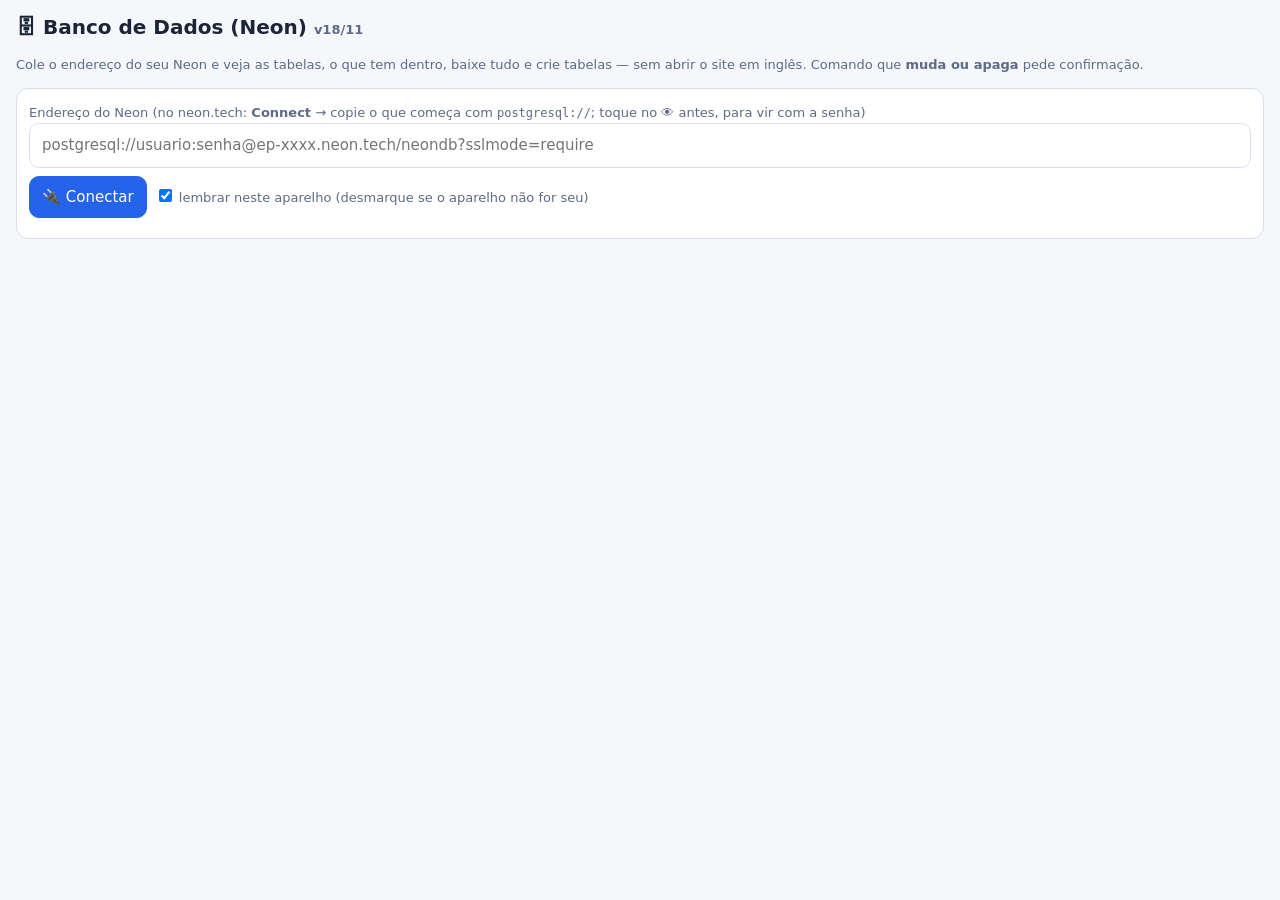
<file: app/ferramentas/banco-neon.html>
<!doctype html>
<html lang="pt-BR">
<head><style>/* 23/11: sem esticar */html,body,*{overscroll-behavior:none}</style>
<meta charset="utf-8">
<meta name="viewport" content="width=device-width, initial-scale=1">
<title>Banco de Dados (Neon)</title>
<style>
  :root { --bg:#0f172a; --card:#162036; --li:#2a3550; --txt:#e6edf8; --mut:#93a4c3; --ok:#22c55e; --er:#ef4444; --ac:#60a5fa; }
  @media (prefers-color-scheme: light) { :root:not([data-theme="dark"]) { --bg:#f5f7fb; --card:#fff; --li:#d8deea; --txt:#1b2438; --mut:#5b6b88; } }
  * { box-sizing: border-box; }
  body { margin: 0; background: var(--bg); color: var(--txt); font: 15px/1.5 system-ui, -apple-system, Segoe UI, Roboto, sans-serif; padding: 12px 16px 40px; }
  h1 { font-size: 20px; margin: 0 0 4px; }
  .mut { color: var(--mut); font-size: 13px; }
  .card { background: var(--card); border: 1px solid var(--li); border-radius: 12px; padding: 12px; margin: 10px 0; }
  input, textarea, select { width: 100%; padding: 10px 12px; border-radius: 10px; border: 1px solid var(--li); background: transparent; color: var(--txt); font: inherit; }
  textarea { min-height: 110px; font: 13px/1.4 ui-monospace, Menlo, Consolas, monospace; }
  .linha { display: flex; flex-wrap: wrap; gap: 8px; margin: 8px 0; align-items: center; }
  button { background: #1e2b48; color: #fff; border: 1px solid var(--li); border-radius: 10px; padding: 9px 12px; font: inherit; cursor: pointer; min-height: 40px; }
  button.p { background: #2563eb; border-color: #2563eb; }
  button.perigo { background: #7f1d1d; border-color: #7f1d1d; }
  .st { font-weight: 600; } .st.ok { color: var(--ok); } .st.er { color: var(--er); }
  .tab { display: flex; justify-content: space-between; gap: 8px; padding: 10px; border: 1px solid var(--li); border-radius: 10px; margin: 6px 0; cursor: pointer; }
  .tab:hover { border-color: var(--ac); }
  .grade { overflow: auto; max-height: 60vh; border: 1px solid var(--li); border-radius: 10px; }
  table { border-collapse: collapse; font-size: 13px; min-width: 100%; }
  th, td { border-bottom: 1px solid var(--li); padding: 6px 8px; text-align: left; vertical-align: top; max-width: 320px; overflow-wrap: anywhere; }
  th { position: sticky; top: 0; background: var(--card); }
  code { font-family: ui-monospace, Menlo, Consolas, monospace; font-size: 12px; }
  .modal { position: fixed; inset: 0; background: rgba(0,0,0,.6); display: flex; align-items: center; justify-content: center; padding: 16px; z-index: 9; }
  .modal > div { background: var(--card); border: 1px solid var(--li); border-radius: 12px; padding: 16px; width: min(520px, 100%); }
</style>
</head>
<body>
<h1>🗄 Banco de Dados (Neon) <span class="mut">v18/11</span></h1>
<p class="mut">Cole o endereço do seu Neon e veja as tabelas, o que tem dentro, baixe tudo e crie tabelas — sem abrir o site em inglês. Comando que <b>muda ou apaga</b> pede confirmação.</p>

<div class="card">
  <label class="mut" for="conn">Endereço do Neon (no neon.tech: <b>Connect</b> → copie o que começa com <code>postgresql://</code>; toque no 👁 antes, para vir com a senha)</label>
  <input id="conn" type="password" placeholder="postgresql://usuario:senha@ep-xxxx.neon.tech/neondb?sslmode=require" autocomplete="off">
  <div class="linha"><button class="p" id="b-con">🔌 Conectar</button><label class="mut"><input type="checkbox" id="lembrar" style="width:auto" checked> lembrar neste aparelho (desmarque se o aparelho não for seu)</label></div>
  <div id="st" class="st"></div>
</div>

<div id="area" hidden>
  <div class="card">
    <div class="linha"><b style="flex:1">📋 Tabelas</b><button id="b-atual">⟳</button><button id="b-backup">⬇ Baixar tudo (backup)</button></div>
    <div id="tabelas"></div>
  </div>
  <div class="card" id="rc-card">
    <b>🔎 Reconhecer este banco</b>
    <p class="mut">Lê tudo, descobre <b>de qual app é cada coisa</b> (Meu Chat, SK Jurídico, o SK Jurídico 1.7 antigo da Replit…) e devolve para o lugar certo — sem você mexer em JSON. Também baixa cada parte separada e o <b>formato</b> do banco (para nenhuma IA criar tabela errada).</p>
    <div class="linha"><button class="p" id="rc-ir">🔎 Reconhecer</button><button id="rc-formato">📐 Baixar o formato (esquema)</button></div>
    <div id="rc-res"></div>
  </div>
  <div class="card" id="ver" hidden>
    <div class="linha"><b id="ver-nome" style="flex:1"></b><button id="b-ant">◀</button><span id="ver-pag" class="mut"></span><button id="b-prox">▶</button></div>
    <p id="ver-cols" class="mut"></p>
    <div class="grade" id="ver-grade"></div>
    <div class="linha"><button id="b-csv">⬇ CSV (Excel)</button><button id="b-json">⬇ JSON</button></div>
  </div>
  <div class="card">
    <b>✨ Criar uma tabela pronta</b>
    <div class="linha"><select id="modelo" style="flex:1"></select><button class="p" id="b-criar">Criar</button></div>
    <p id="modelo-txt" class="mut"></p>
  </div>
  <div class="card" id="ia-card">
    <b>🤖 Pedir à IA (fale em português)</b>
    <p class="mut">Diga o que você quer, do seu jeito. Ex.: <i>"quero uma tabela de clientes com nome, CPF e telefone"</i> ou <i>"acrescenta o campo data da audiência nos processos"</i>. A IA vê as tabelas que você já tem, monta o comando e explica antes. Você confere e toca em ▶ Rodar.</p>
    <textarea id="ia-pedido" placeholder="O que você quer fazer no banco?" style="min-height:70px"></textarea>
    <div class="linha"><button id="ia-voz" title="Falar em vez de escrever">🎤 Falar</button><button class="p" id="ia-montar">🤖 Montar o comando</button></div>
    <div id="ia-resp"></div>
  </div>
  <div class="card">
    <b>🧩 Criar uma tabela do meu jeito</b>
    <p class="mut">Pense numa planilha: a <b>tabela</b> é a planilha, cada <b>campo</b> é uma coluna, cada <b>linha</b> é um registro. Escreva o nome e os campos — eu monto o comando.</p>
    <input id="nt-nome" placeholder="Nome da tabela (ex.: honorarios)">
    <div id="nt-campos"></div>
    <div class="linha"><button id="nt-mais">＋ Campo</button><button class="p" id="nt-criar">🧩 Criar a tabela</button></div>
    <p id="nt-sql" class="mut"></p>
  </div>
  <div class="card">
    <b>➕ Acrescentar um campo numa tabela que já existe</b>
    <div class="linha"><select id="nc-tab" style="flex:1"></select></div>
    <div class="linha"><input id="nc-nome" placeholder="Nome do campo (ex.: telefone2)" style="flex:2"><select id="nc-tipo" style="flex:1"></select></div>
    <div class="linha"><button class="p" id="nc-ok">➕ Acrescentar</button></div>
  </div>
  <div class="card">
    <b>▶ Comando (SQL)</b>
    <p class="mut">Para consultar: <code>select * from mc_itens limit 20</code>. Comandos que mudam ou apagam (insert, update, delete, drop, alter, truncate…) pedem que você escreva CONFIRMO.</p>
    <textarea id="sql" spellcheck="false" autocapitalize="off"></textarea>
    <div class="linha"><button class="p" id="b-rodar">▶ Rodar</button></div>
    <div class="grade" id="res"></div>
  </div>
</div>

<script>/* reconhecer.js — cópia embutida (18/11) */
/* ♻️ RECONHECER (18/11) — a mesma peça no Meu Chat, no SK Jurídico HTML e no 🗄 Banco.
   Recebe QUALQUER coisa que veio dos seus apps e diz sozinho O QUE É e PARA ONDE VAI:
   - backup do Meu Chat (.json) · backup do SK Jurídico HTML / Assistente Jurídico (.json)
   - o "⬇ backup" do 🗄 Banco (todas as tabelas) ou o próprio banco lido direto (Neon)
   - a tabela mc_itens (Meu Chat + jurídico na nuvem): separa por tipo
   - o banco ANTIGO do SK Jurídico 1.7 da Replit (ementas, doc_templates, custom_actions, ai_history, snippets, conversations/messages…)
   - qualquer outra tabela: mostra as colunas e quantas linhas tem (para você ou a IA entender o formato)
   Devolve um "pacote" já no formato de cada app. Nada é apagado: restaurar sempre JUNTA. */
(function () {
  'use strict';
  const LOJAS_JUR = ['documentos', 'modelos', 'ementas', 'historico', 'conversas', 'regras', 'codigos'];
  const vazio = () => ({ juridico: { lojas: Object.fromEntries(LOJAS_JUR.map((l) => [l, []])), prefs: {} }, meuchat: { conversas: [], memoria: '', codigos: {}, links: [] }, outros: [] });
  const quando = (v) => { const t = v ? Date.parse(v) : NaN; return isNaN(t) ? (typeof v === 'number' ? v : Date.now()) : t; };
  const txtHtml = (t) => '<p>' + String(t || '').replace(/&/g, '&amp;').replace(/</g, '&lt;').replace(/\n{2,}/g, '</p><p>').replace(/\n/g, '<br>') + '</p>';
  const colunas = (linhas) => { const s = new Set(); (linhas || []).slice(0, 50).forEach((r) => r && typeof r === 'object' && Object.keys(r).forEach((k) => s.add(k))); return [...s]; };
  const parse = (v) => { if (typeof v !== 'string') return v; try { return JSON.parse(v); } catch (e) { return v; } };

  // ── as tabelas do SK Jurídico 1.7 (Replit) → lojas do SK Jurídico HTML ──
  const ANTIGO = {
    ementas: (r) => ['ementas', { id: 'v17-' + r.id, titulo: r.titulo || 'Ementa', categoria: r.categoria || '', texto: r.texto || '', marcada: false, criado: Date.now() }],
    doc_templates: (r) => ['modelos', { id: 'v17-' + r.id, titulo: r.titulo || 'Modelo', html: /<\w/.test(r.conteudo || '') ? r.conteudo : txtHtml(r.conteudo), categoria: r.categoria || '', criado: Date.now() }],
    prompt_templates: (r) => ['regras', { id: 'v17p-' + r.id, tipo: 'regra', titulo: r.titulo || 'Modelo de pedido', texto: r.texto || '', ativa: false, criado: Date.now() }],
    custom_actions: (r) => ['regras', { id: 'v17a-' + r.id, tipo: 'regra', titulo: '⚡ Ação: ' + (r.label || 'sem nome'), texto: (r.description ? r.description + '\n\n' : '') + (r.prompt || ''), ativa: false, criado: Date.now() }],
    ai_history: (r) => ['historico', { id: 'v17-' + r.id, titulo: (r.action || 'IA') + ' — ' + String(r.input_preview || r.inputPreview || '').slice(0, 60), html: txtHtml(r.result), md: r.result || '', acao: r.action || '', pergunta: r.input_preview || r.inputPreview || '', criado: quando(r.created_at || r.createdAt) }],
    snippets: (r) => ['codigos', { id: 'v17-' + r.id, nome: r.title || 'Código', codigo: (r.mode === 'html' || !r.mode ? '<!doctype html>\n<style>\n' + (r.css || '') + '\n</style>\n' + (r.html || '') + '\n<script>\n' + (r.js || '') + '\n<\/script>' : r.js || r.html || ''), tipo: 'html', criado: Date.now() }],
  };
  const NOMES_ANTIGO = { ementas: 'ementas', doc_templates: 'modelos de documento', prompt_templates: 'modelos de pedido', custom_actions: 'ações personalizadas (o motor que você criou)', ai_history: 'histórico da IA', snippets: 'códigos (playground)', conversations: 'conversas', messages: 'mensagens' };

  function deTabelas(tabelas, p, achados) {
    for (const [nome, linhas0] of Object.entries(tabelas || {})) {
      const linhas = Array.isArray(linhas0) ? linhas0 : [];
      if (nome === 'mc_itens') {
        let c = { conv: 0, mem: 0, cod: 0, jur: 0, cofre: 0 };
        for (const r of linhas) {
          if (!r || r.apagado === true || r.apagado === 't') continue;
          const d = parse(r.dados); const tipo = String(r.tipo || '');
          if (tipo === 'conversa' && d && d.msgs) { p.meuchat.conversas.push(d); c.conv++; }
          else if (tipo === 'memoria' && d) { p.meuchat.memoria += (p.meuchat.memoria ? '\n' : '') + (d.texto || ''); c.mem++; }
          else if (tipo === 'codigo' && d) { p.meuchat.codigos[r.id] = d; c.cod++; }
          else if (tipo.startsWith('jur:') && tipo !== 'jur:prefs' && d) { const l = tipo.slice(4); if (p.juridico.lojas[l]) { p.juridico.lojas[l].push(d); c.jur++; } }
          else if (tipo === 'jur:prefs' && d) Object.assign(p.juridico.prefs, d);
          else if (tipo === 'cofre') c.cofre++;
        }
        achados.push({ nome: 'mc_itens (Meu Chat + SK Jurídico na nuvem)', reconhecido: true, linhas: linhas.length, detalhe: c.conv + ' conversa(s) e ' + c.cod + ' código(s) do Meu Chat' + (c.mem ? ', a memória' : '') + ' · ' + c.jur + ' item(ns) do SK Jurídico' + (c.cofre ? ' · 🔐 cofre das chaves (trancado: abra em ☁️ → Trazer as chaves)' : '') });
      } else if (ANTIGO[nome]) {
        for (const r of linhas) { const [l, it] = ANTIGO[nome](r); p.juridico.lojas[l].push(it); }
        achados.push({ nome: nome + ' (SK Jurídico 1.7 da Replit)', reconhecido: true, linhas: linhas.length, detalhe: linhas.length + ' ' + NOMES_ANTIGO[nome] + ' → SK Jurídico HTML' });
      } else if (nome === 'conversations' && tabelas.messages) {
        const msgs = tabelas.messages || [];
        for (const cv of linhas) {
          const m = msgs.filter((x) => String(x.conversation_id || x.conversationId) === String(cv.id)).sort((a, b) => quando(a.created_at || a.createdAt) - quando(b.created_at || b.createdAt));
          p.juridico.lojas.conversas.push({ id: 'v17-' + cv.id, titulo: cv.title || 'Conversa', criado: quando(cv.created_at || cv.createdAt), msgs: m.map((x) => ({ role: x.role === 'user' ? 'user' : 'assistant', content: x.content || '', t: quando(x.created_at || x.createdAt) })) });
        }
        achados.push({ nome: 'conversations + messages (SK Jurídico 1.7)', reconhecido: true, linhas: linhas.length, detalhe: linhas.length + ' conversa(s) com ' + msgs.length + ' mensagem(ns) → SK Jurídico HTML' });
      } else if (nome === 'messages' && tabelas.conversations) { /* já foi junto com conversations */ }
      else {
        p.outros.push({ nome, linhas });
        achados.push({ nome, reconhecido: false, linhas: linhas.length, detalhe: 'não é de nenhum app conhecido. Colunas: ' + (colunas(linhas).join(', ') || '(vazia)') });
      }
    }
  }

  // o principal: olha o que veio e diz o que é
  function detectar(obj, origem) {
    const p = vazio(), achados = [];
    let formato = 'desconhecido';
    if (obj && obj.app === 'meu-chat') {
      formato = 'Backup do Meu Chat';
      p.meuchat.conversas = obj.conversas || []; p.meuchat.memoria = obj.memoria || '';
      achados.push({ nome: 'Meu Chat', reconhecido: true, linhas: (obj.conversas || []).length, detalhe: (obj.conversas || []).length + ' conversa(s)' + (obj.memoria ? ' e a memória' : '') + ((obj.chaves || []).length ? ' · ⚠ tem ' + obj.chaves.length + ' chave(s) dentro' : '') });
      p.meuchat.original = obj;
    } else if (obj && obj.app === 'assistente-juridico') {
      formato = 'Backup do SK Jurídico HTML';
      for (const [l, itens] of Object.entries(obj.lojas || {})) if (p.juridico.lojas[l]) p.juridico.lojas[l] = itens;
      achados.push({ nome: 'SK Jurídico HTML', reconhecido: true, linhas: Object.values(obj.lojas || {}).reduce((t, x) => t + x.length, 0), detalhe: LOJAS_JUR.map((l) => (obj.lojas && obj.lojas[l] ? obj.lojas[l].length : 0) + ' ' + l).join(' · ') });
      p.juridico.prefs = obj.prefs || {};
    } else if (obj && obj.tabelas && typeof obj.tabelas === 'object') {
      formato = 'Banco de dados (' + Object.keys(obj.tabelas).length + ' tabela(s))';
      deTabelas(obj.tabelas, p, achados);
    } else if (Array.isArray(obj) && obj.length && obj[0] && 'tipo' in obj[0] && 'dados' in obj[0]) {
      formato = 'Tabela mc_itens (exportada)'; deTabelas({ mc_itens: obj }, p, achados);
    } else if (Array.isArray(obj)) {
      formato = 'Lista de ' + obj.length + ' item(ns)';
      const cols = colunas(obj);
      if (cols.includes('texto') && cols.includes('titulo')) { obj.forEach((r, i) => p.juridico.lojas.ementas.push({ id: 'imp-' + (r.id || i), titulo: r.titulo, categoria: r.categoria || '', texto: r.texto, marcada: false, criado: Date.now() })); achados.push({ nome: 'lista', reconhecido: true, linhas: obj.length, detalhe: 'parece EMENTAS (titulo + texto) → SK Jurídico HTML' }); }
      else { p.outros.push({ nome: origem || 'lista', linhas: obj }); achados.push({ nome: origem || 'lista', reconhecido: false, linhas: obj.length, detalhe: 'Colunas: ' + cols.join(', ') }); }
    } else if (obj && typeof obj === 'object') {
      // talvez um objeto de tabelas sem o "tabelas"
      const arrays = Object.entries(obj).filter(([, v]) => Array.isArray(v));
      if (arrays.length) { formato = 'Conjunto de ' + arrays.length + ' lista(s)'; deTabelas(Object.fromEntries(arrays), p, achados); }
    }
    const nJur = Object.values(p.juridico.lojas).reduce((t, x) => t + x.length, 0), nMC = p.meuchat.conversas.length + Object.keys(p.meuchat.codigos).length + (p.meuchat.memoria ? 1 : 0);
    return { formato, achados, pacote: p, nJur, nMC };
  }

  // 📐 o FORMATO de um banco: tabelas, colunas e o SQL para criar igual (para a IA e para você)
  function formatoMarkdown(colunasPorTabela, contagem) {
    let md = '# 📐 Formato do banco\n\nGerado em ' + new Date().toLocaleString('pt-BR') + '. Mande isto para a IA antes de pedir mudanças: assim ela não cria tabela no formato errado.\n\n';
    let sql = '';
    for (const [t, cols] of Object.entries(colunasPorTabela)) {
      md += '## ' + t + ' (' + (contagem[t] != null ? contagem[t] + ' linhas' : '?') + ')\n\n| coluna | tipo | vazio? | padrão |\n|---|---|---|---|\n' + cols.map((c) => '| ' + c.column_name + ' | ' + c.data_type + ' | ' + (c.is_nullable === 'YES' ? 'pode' : 'não') + ' | ' + (c.column_default || '') + ' |').join('\n') + '\n\n';
      sql += 'create table if not exists ' + t + ' (\n' + cols.map((c) => '  ' + c.column_name + ' ' + (c.data_type === 'character varying' ? 'text' : c.data_type) + (c.is_nullable === 'NO' ? ' not null' : '') + (c.column_default && !/nextval/.test(c.column_default) ? ' default ' + c.column_default : '')).join(',\n') + '\n);\n\n';
    }
    return md + '## SQL para criar igual\n\n```sql\n' + sql + '```\n';
  }
  window.Reconhecer = { detectar, formatoMarkdown, LOJAS_JUR };
})();

</script>
<script>
(function () {
  'use strict';
  const $ = (s) => document.querySelector(s);
  const E = (s) => String(s == null ? '' : s).replace(/[&<>"]/g, (c) => ({ '&': '&amp;', '<': '&lt;', '>': '&gt;', '"': '&quot;' }[c]));
  const CDN = 'https://cdn.jsdelivr.net/npm/@neondatabase/serverless@0.10.4/+esm';
  let sql = null, atual = null, pag = 0, POR = 50, ultimas = [];
  const MODELOS = {
    mc_itens: ['Meu Chat + SK Jurídico (a nuvem dos dois apps)', 'create table if not exists mc_itens (tipo text not null, id text not null, dados jsonb, apagado boolean not null default false, atualizado bigint not null, primary key (tipo, id));\ncreate index if not exists mc_itens_atualizado on mc_itens (atualizado);'],
    clientes: ['Clientes do escritório (nome, CPF, telefone, e-mail, anotações)', 'create table if not exists clientes (id bigserial primary key, nome text not null, cpf text, telefone text, email text, endereco text, anotacoes text, criado timestamptz not null default now());'],
    processos: ['Processos (número, cliente, vara, situação, próximo prazo)', 'create table if not exists processos (id bigserial primary key, numero text unique, cliente text, vara text, assunto text, situacao text, proximo_prazo date, anotacoes text, criado timestamptz not null default now());'],
    prazos: ['Prazos (processo, o que fazer, data limite, feito?)', 'create table if not exists prazos (id bigserial primary key, processo text, oque text not null, data_limite date not null, feito boolean not null default false, criado timestamptz not null default now());'],
  };
  $('#modelo').innerHTML = Object.entries(MODELOS).map(([k, v]) => '<option value="' + k + '">' + E(k + ' — ' + v[0]) + '</option>').join('');
  const mostrarModelo = () => { $('#modelo-txt').innerHTML = '<code>' + E(MODELOS[$('#modelo').value][1]) + '</code>'; };
  $('#modelo').onchange = mostrarModelo; mostrarModelo();

  // o mesmo endereço do Meu Chat / SK Jurídico (se já estiver guardado neste aparelho)
  try { const g = JSON.parse(localStorage.getItem('meuchat:nuvem:neon') || '""'); if (g) { $('#conn').value = g; $('#lembrar').checked = true; } } catch (e) {}

  const st = (t, ok) => { const el = $('#st'); el.textContent = t; el.className = 'st ' + (ok === true ? 'ok' : ok === false ? 'er' : ''); };
  function traduzir(e) {
    const t = String((e && e.message) || e);
    if (/password authentication failed|28P01/i.test(t)) return 'A senha do endereço está errada (copie de novo em Connect, com o 👁).';
    if (/does not exist/i.test(t) && /relation|table/i.test(t)) return 'Essa tabela não existe.';
    if (/syntax error/i.test(t)) return 'O comando tem um erro de escrita: ' + t;
    if (/fetch|network|Failed/i.test(t)) return 'Sem conexão (internet ou endereço errado).';
    return t;
  }
  async function q(texto, params) { return sql(texto, params || []); }

  $('#b-con').onclick = async () => {
    const c = $('#conn').value.trim();
    if (!/^postgres(ql)?:\/\//i.test(c)) return st('Cole o endereço que começa com postgresql://', false);
    st('⏳ Conectando…');
    try {
      const m = await import(CDN);
      sql = m.neon(c, { disableWarningInBrowsers: true });
      const v = await q('select version() as v, current_database() as db');
      st('🟢 Conectado ao banco "' + v[0].db + '" (' + String(v[0].v).split(' ').slice(0, 2).join(' ') + ')', true);
      try { if ($('#lembrar').checked) localStorage.setItem('meuchat:nuvem:neon', JSON.stringify(c)); else localStorage.removeItem('meuchat:nuvem:neon'); } catch (e) {}
      $('#area').hidden = false; listar();
    } catch (e) { sql = null; $('#area').hidden = true; st('🔴 Não conectou: ' + traduzir(e), false); }
  };

  async function listar() {
    const el = $('#tabelas'); el.innerHTML = '<p class="mut">⏳ Lendo as tabelas…</p>';
    try {
      const t = await q("select table_name from information_schema.tables where table_schema = 'public' and table_type = 'BASE TABLE' order by table_name");
      if (!t.length) { el.innerHTML = '<p class="mut">Nenhuma tabela ainda. Crie uma em ✨ Criar uma tabela pronta.</p>'; return; }
      const linhas = [];
      for (const r of t.slice(0, 60)) { let n = '?'; try { n = (await q('select count(*)::int as n from "' + r.table_name.replace(/"/g, '""') + '"'))[0].n; } catch (e) {} linhas.push([r.table_name, n]); }
      el.innerHTML = linhas.map(([n, c]) => '<div class="tab" data-t="' + E(n) + '"><b>' + E(n) + '</b><span class="mut">' + c + ' linha(s) ›</span></div>').join('');
    } catch (e) { el.innerHTML = '<p class="st er">' + E(traduzir(e)) + '</p>'; }
  }
  $('#tabelas').onclick = (e) => { const d = e.target.closest('[data-t]'); if (d) { atual = d.dataset.t; pag = 0; ver(); } };
  $('#b-atual').onclick = listar;

  function grade(rows) {
    if (!rows.length) return '<p class="mut" style="padding:8px">(vazio)</p>';
    const cols = Object.keys(rows[0]);
    const cel = (v) => { if (v == null) return '<span class="mut">—</span>'; if (typeof v === 'object') v = JSON.stringify(v); v = String(v); return E(v.length > 300 ? v.slice(0, 300) + '…' : v); };
    return '<table><tr>' + cols.map((c) => '<th>' + E(c) + '</th>').join('') + '</tr>' + rows.map((r) => '<tr>' + cols.map((c) => '<td>' + cel(r[c]) + '</td>').join('') + '</tr>').join('') + '</table>';
  }
  const nomeSeguro = (n) => '"' + String(n).replace(/"/g, '""') + '"';
  async function ver() {
    $('#ver').hidden = false; $('#ver-nome').textContent = '📄 ' + atual; $('#ver-grade').innerHTML = '<p class="mut" style="padding:8px">⏳</p>';
    try {
      const cols = await q('select column_name, data_type from information_schema.columns where table_schema = \'public\' and table_name = $1 order by ordinal_position', [atual]);
      $('#ver-cols').textContent = 'Colunas: ' + cols.map((c) => c.column_name + ' (' + c.data_type + ')').join(' · ');
      // 17/11: na tela vêm só os 300 primeiros caracteres de cada campo (antes vinha o código inteiro e dava "response is too large")
      const lista = cols.length ? cols.map((c) => 'left(' + nomeSeguro(c.column_name) + '::text, 300) as ' + nomeSeguro(c.column_name)).join(', ') : '*';
      ultimas = await q('select ' + lista + ' from ' + nomeSeguro(atual) + ' order by ctid limit ' + POR + ' offset ' + (pag * POR));
      $('#ver-pag').textContent = 'pág. ' + (pag + 1);
      $('#ver-grade').innerHTML = grade(ultimas);
      $('#ver').scrollIntoView({ behavior: 'smooth', block: 'start' });
    } catch (e) { $('#ver-grade').innerHTML = '<p class="st er" style="padding:8px">' + E(traduzir(e)) + '</p>'; }
  }
  $('#b-ant').onclick = () => { if (pag > 0) { pag--; ver(); } };
  $('#b-prox').onclick = () => { if (ultimas.length === POR) { pag++; ver(); } };

  function baixar(nome, texto, tipo) { const a = document.createElement('a'); a.href = URL.createObjectURL(new Blob([texto], { type: tipo })); a.download = nome; document.body.appendChild(a); a.click(); setTimeout(() => { URL.revokeObjectURL(a.href); a.remove(); }, 1000); }
  function csv(rows) {
    if (!rows.length) return '';
    const cols = Object.keys(rows[0]); const c = (v) => { if (v == null) return ''; if (typeof v === 'object') v = JSON.stringify(v); v = String(v); return /[";\n]/.test(v) ? '"' + v.replace(/"/g, '""') + '"' : v; };
    return '﻿' + cols.join(';') + '\n' + rows.map((r) => cols.map((k) => c(r[k])).join(';')).join('\n');
  }
  // em pedaços de 25 linhas: o Neon recusa resposta acima de 64 MB (era o erro "response is too large")
  async function tudoDe(t, aviso) {
    const out = []; let n = 0, P = 25;
    while (n < 20000) {
      let l;
      try { l = await q('select * from ' + nomeSeguro(t) + ' order by ctid limit ' + P + ' offset ' + n); }
      catch (e) { if (/too large|67108864/i.test(String(e && e.message)) && P > 1) { P = Math.max(1, Math.floor(P / 4)); continue; } throw e; } // linha grande: pega menos de cada vez
      out.push(...l); n += l.length; if (aviso) aviso(out.length); if (l.length < P) break;
    }
    return out;
  }
  $('#b-csv').onclick = async () => { try { baixar(atual + '.csv', csv(await tudoDe(atual)), 'text/csv;charset=utf-8'); } catch (e) { alert(traduzir(e)); } };
  $('#b-json').onclick = async () => { try { baixar(atual + '.json', JSON.stringify(await tudoDe(atual), null, 1), 'application/json'); } catch (e) { alert(traduzir(e)); } };
  $('#b-backup').onclick = async () => {
    try {
      st('⏳ Juntando todas as tabelas…', true);
      const t = await q("select table_name from information_schema.tables where table_schema = 'public' and table_type = 'BASE TABLE'");
      const out = { feito: new Date().toISOString(), tabelas: {} };
      for (const r of t) out.tabelas[r.table_name] = await tudoDe(r.table_name, (n) => st('⏳ ' + r.table_name + ': ' + n + ' linha(s)…', true));
      baixar('backup-neon-' + new Date().toISOString().slice(0, 10) + '.json', JSON.stringify(out), 'application/json');
      st('🟢 Backup baixado (' + t.length + ' tabela(s)). Guarde no HD.', true);
    } catch (e) { st('🔴 ' + traduzir(e), false); }
  };

  // ✋ comando que muda ou apaga: escreva CONFIRMO
  function confirmar(texto) {
    return new Promise((ok) => {
      const w = document.createElement('div'); w.className = 'modal';
      w.innerHTML = '<div><h3 style="margin-top:0">✋ Esse comando muda ou apaga dados</h3><p class="mut">Confira antes. Se apagar, não tem como voltar (a não ser pelo backup).</p><pre style="white-space:pre-wrap;max-height:30vh;overflow:auto"><code>' + E(texto.slice(0, 2000)) + '</code></pre><p>Para rodar, escreva <b>CONFIRMO</b>:</p><input id="cf"><div class="linha" style="justify-content:flex-end"><button id="nao">Cancelar</button><button class="perigo" id="sim">Rodar</button></div></div>';
      document.body.appendChild(w);
      w.querySelector('#nao').onclick = () => { w.remove(); ok(false); };
      w.querySelector('#sim').onclick = () => { const v = w.querySelector('#cf').value.trim().toUpperCase() === 'CONFIRMO'; w.remove(); ok(v); };
    });
  }
  const MUDA = /\b(insert|update|delete|drop|alter|truncate|create|grant|revoke|rename|comment|vacuum|reindex)\b/i;
  async function rodar(texto, seguro) {
    const partes = texto.split(/;\s*(?:\n|$)/).map((s) => s.trim()).filter(Boolean);
    if (!partes.length) return { ok: false, erro: 'comando vazio' };
    if (!seguro && partes.some((p) => MUDA.test(p)) && !(await confirmar(texto))) { $('#res').innerHTML = '<p class="mut" style="padding:8px">Cancelado.</p>'; return { ok: false, cancelado: true }; }
    $('#res').innerHTML = '<p class="mut" style="padding:8px">⏳</p>';
    try {
      let ult = [];
      for (const p of partes) ult = await q(p);
      $('#res').innerHTML = Array.isArray(ult) && ult.length ? grade(ult) : '<p class="st ok" style="padding:8px">✅ Feito.</p>';
      if (partes.some((p) => MUDA.test(p))) listar();
      return { ok: true, linhas: ult };
    } catch (e) { $('#res').innerHTML = '<p class="st er" style="padding:8px">' + E(traduzir(e)) + '</p>'; return { ok: false, erro: String((e && e.message) || e) }; }
  }
  $('#b-rodar').onclick = () => rodar($('#sql').value);
  // 20/11: o 📐 Esquema do projeto (Mini SK) manda o comando pronto para cá
  try { const pronto = localStorage.getItem('sk:sqlPronto'); if (pronto) { localStorage.removeItem('sk:sqlPronto'); $('#sql').value = pronto; const d = $('#sql').closest('details'); if (d) d.open = true; setTimeout(() => { $('#sql').scrollIntoView({ behavior: 'smooth', block: 'center' }); }, 300); const av = document.createElement('p'); av.className = 'st ok'; av.textContent = '📐 Comando vindo do Esquema do projeto: cria só as tabelas que faltam (não apaga nada). Conecte, confira e toque em ► Rodar.'; $('#sql').before(av); } } catch (e) {}

  // 🧩 tabela do meu jeito (sem escrever comando)
  const TIPOS = [['texto', 'text', 'Texto'], ['numero', 'numeric', 'Número (valor, quantidade)'], ['inteiro', 'bigint', 'Número inteiro'], ['data', 'date', 'Data'], ['datahora', 'timestamptz', 'Data e hora'], ['simnao', 'boolean', 'Sim / Não'], ['dados', 'jsonb', 'Dados livres (JSON)']];
  const opTipos = TIPOS.map((t) => '<option value="' + t[1] + '">' + t[2] + '</option>').join('');
  const limpo = (n) => String(n || '').normalize('NFD').replace(/[\u0300-\u036f]/g, '').toLowerCase().replace(/[^a-z0-9_]+/g, '_').replace(/^_+|_+$/g, '').replace(/^(\d)/, '_$1').slice(0, 50);
  function campo(n, t) { const d = document.createElement('div'); d.className = 'linha'; d.innerHTML = '<input class="nt-c" placeholder="Nome do campo (ex.: cliente)" style="flex:2" value="' + E(n || '') + '"><select class="nt-t" style="flex:1">' + opTipos + '</select><button class="nt-x" title="Tirar">✕</button>'; if (t) d.querySelector('select').value = t; $('#nt-campos').appendChild(d); }
  campo('nome', 'text'); campo('valor', 'numeric'); campo('data', 'date');
  $('#nt-mais').onclick = () => campo();
  $('#nt-campos').onclick = (e) => { if (e.target.classList.contains('nt-x')) e.target.parentNode.remove(); };
  function sqlNova() {
    const nome = limpo($('#nt-nome').value); if (!nome) throw new Error('Escreva o nome da tabela.');
    const cs = [...document.querySelectorAll('#nt-campos .linha')].map((d) => [limpo(d.querySelector('.nt-c').value), d.querySelector('.nt-t').value]).filter((c) => c[0] && c[0] !== 'id' && c[0] !== 'criado');
    if (!cs.length) throw new Error('Ponha pelo menos um campo.');
    return 'create table if not exists ' + nome + ' (id bigserial primary key, ' + cs.map((c) => c[0] + ' ' + c[1]).join(', ') + ', criado timestamptz not null default now())';
  }
  $('#nt-campos').oninput = $('#nt-nome').oninput = () => { try { $('#nt-sql').innerHTML = '<code>' + E(sqlNova()) + '</code>'; } catch (e) { $('#nt-sql').textContent = ''; } };
  $('#nt-campos').onchange = $('#nt-campos').oninput;
  $('#nt-criar').onclick = async () => { try { await rodar(sqlNova(), true); } catch (e) { $('#res').innerHTML = '<p class="st er" style="padding:8px">' + E(e.message) + '</p>'; } };
  // ➕ campo novo numa tabela que já existe (não apaga nada)
  $('#nc-tipo').innerHTML = opTipos;
  async function pintarNc() { try { const t = await q("select table_name from information_schema.tables where table_schema = 'public' and table_type = 'BASE TABLE' order by table_name"); $('#nc-tab').innerHTML = t.map((r) => '<option>' + E(r.table_name) + '</option>').join(''); } catch (e) {} }
  const listar0 = listar; listar = async function () { await listar0(); pintarNc(); };
  $('#nc-ok').onclick = async () => {
    const t = $('#nc-tab').value, c = limpo($('#nc-nome').value);
    if (!t || !c) return alert('Escolha a tabela e escreva o nome do campo.');
    await rodar('alter table ' + nomeSeguro(t) + ' add column if not exists ' + c + ' ' + $('#nc-tipo').value, true);
  };
  $('#b-criar').onclick = () => rodar(MODELOS[$('#modelo').value][1], true); // "if not exists": não apaga nada


  // ---------- 🔎 RECONHECER (18/11) ----------
  function appPai() {
    let P = null; try { P = window.parent && window.parent !== window ? window.parent : null; } catch (e) { P = null; }
    try { if (P && P.J && P.J.restaurar) return { nome: 'SK Jurídico', abrir: (r) => P.J.restaurar.janela(r, 'Do banco Neon') }; } catch (e) {}
    try { if (P && P.MC && P.MC.restaurar) return { nome: 'Meu Chat', abrir: (r) => P.MC.restaurar.janela(r, 'Do banco Neon') }; } catch (e) {}
    return null;
  }
  async function lerTudo() {
    const t = await q("select table_name from information_schema.tables where table_schema = 'public' and table_type = 'BASE TABLE' order by table_name");
    const tabelas = {};
    for (const r of t) tabelas[r.table_name] = await tudoDe(r.table_name, (n) => { $('#rc-res').innerHTML = '<p class="mut">⏳ ' + E(r.table_name) + ': ' + n + ' linha(s)…</p>'; });
    return tabelas;
  }
  let rcUltimo = null;
  $('#rc-ir').onclick = async () => {
    if (!sql) { $('#rc-res').innerHTML = '<p class="st er">Conecte primeiro (🔌 lá em cima).</p>'; return; }
    try {
      const tabelas = await lerTudo();
      const r = Reconhecer.detectar({ tabelas }, 'banco Neon'); rcUltimo = r; const p = r.pacote, pai = appPai();
      const L = p.juridico.lojas;
      $('#rc-res').innerHTML = '<p><b>O que tem aqui:</b> ' + E(r.formato) + '</p><ul class="mut">' + r.achados.map((a) => '<li>' + (a.reconhecido ? '✅' : '❔') + ' <b>' + E(a.nome) + '</b> — ' + E(a.detalhe) + '</li>').join('') + '</ul>' +
        (pai ? '<div class="linha"><button class="p" id="rc-pai">📥 Trazer para o ' + E(pai.nome) + ' (sem apagar nada)</button></div>' : '<p class="mut">Abra esta ferramenta dentro do SK Jurídico ou do Meu Chat para trazer direto. Daqui dá para baixar cada parte pronta:</p>') +
        '<div class="linha">' +
        (r.nJur ? '<button id="rc-jur">⬇ Parte do SK Jurídico (' + r.nJur + ')</button>' : '') +
        (r.nMC ? '<button id="rc-mc">⬇ Parte do Meu Chat (' + r.nMC + ')</button>' : '') + '</div>' +
        '<p class="mut" style="margin-bottom:0">Baixar só um pedaço:</p><div class="linha">' +
        Reconhecer.LOJAS_JUR.filter((l) => L[l].length).map((l) => '<button data-rc-loja="' + l + '">⬇ ' + l + ' (' + L[l].length + ')</button>').join('') +
        (p.meuchat.conversas.length ? '<button data-rc-mc="conversas">⬇ conversas do Meu Chat (' + p.meuchat.conversas.length + ')</button>' : '') +
        (Object.keys(p.meuchat.codigos).length ? '<button data-rc-mc="codigos">⬇ códigos (' + Object.keys(p.meuchat.codigos).length + ')</button>' : '') +
        (p.meuchat.memoria ? '<button data-rc-mc="memoria">⬇ memória</button>' : '') +
        p.outros.map((o, i) => '<button data-rc-out="' + i + '">⬇ ' + E(o.nome) + ' (' + o.linhas.length + ')</button>').join('') + '</div>';
      if (pai) $('#rc-pai').onclick = () => pai.abrir(r);
    } catch (e) { $('#rc-res').innerHTML = '<p class="st er">' + E(traduzir(e)) + '</p>'; }
  };
  const hoje = () => new Date().toISOString().slice(0, 10);
  $('#rc-res').addEventListener('click', (e) => {
    const r = rcUltimo; if (!r) return; const p = r.pacote; const b = e.target.closest('button'); if (!b) return;
    if (b.id === 'rc-jur') baixar('para-o-sk-juridico-' + hoje() + '.json', JSON.stringify({ app: 'assistente-juridico', versao: 1, criado: new Date().toISOString(), lojas: p.juridico.lojas, prefs: p.juridico.prefs || {} }), 'application/json');
    if (b.id === 'rc-mc') baixar('para-o-meu-chat-' + hoje() + '.json', JSON.stringify({ app: 'meu-chat', versao: 1, data: new Date().toISOString(), conversas: p.meuchat.conversas, memoria: p.meuchat.memoria, prefs: {}, codigos: p.meuchat.codigos }), 'application/json');
    if (b.dataset.rcLoja) { const l = b.dataset.rcLoja; const so = Object.fromEntries(Reconhecer.LOJAS_JUR.map((k) => [k, k === l ? p.juridico.lojas[k] : []])); baixar('sk-juridico-' + l + '-' + hoje() + '.json', JSON.stringify({ app: 'assistente-juridico', versao: 1, criado: new Date().toISOString(), lojas: so, prefs: {} }), 'application/json'); }
    if (b.dataset.rcMc) { const k = b.dataset.rcMc; baixar('meu-chat-' + k + '-' + hoje() + '.json', JSON.stringify({ app: 'meu-chat', versao: 1, data: new Date().toISOString(), conversas: k === 'conversas' ? p.meuchat.conversas : [], memoria: k === 'memoria' ? p.meuchat.memoria : '', prefs: {}, codigos: k === 'codigos' ? p.meuchat.codigos : {} }), 'application/json'); }
    if (b.dataset.rcOut != null) { const o = p.outros[+b.dataset.rcOut]; baixar(o.nome + '.json', JSON.stringify(o.linhas, null, 1), 'application/json'); }
  });
  async function colunasEContagem() {
    const r = await q("select table_name, column_name, data_type, is_nullable, column_default from information_schema.columns where table_schema = 'public' order by table_name, ordinal_position");
    const cols = {}; r.forEach((x) => { (cols[x.table_name] = cols[x.table_name] || []).push(x); });
    const cont = {}; for (const t of Object.keys(cols)) { try { cont[t] = (await q('select count(*)::int as n from ' + nomeSeguro(t)))[0].n; } catch (e) { cont[t] = '?'; } }
    return { cols, cont };
  }
  $('#rc-formato').onclick = async () => {
    if (!sql) { $('#rc-res').innerHTML = '<p class="st er">Conecte primeiro (🔌 lá em cima).</p>'; return; }
    try { const { cols, cont } = await colunasEContagem(); baixar('formato-do-banco-' + hoje() + '.md', Reconhecer.formatoMarkdown(cols, cont), 'text/markdown;charset=utf-8'); $('#rc-res').innerHTML = '<p class="st ok">🟢 Formato baixado. Mande este arquivo para qualquer IA antes de pedir tabela nova.</p>'; }
    catch (e) { $('#rc-res').innerHTML = '<p class="st er">' + E(traduzir(e)) + '</p>'; }
  };
  // ---------- 🤖 PEDIR À IA (17/11) ----------
  // Usa a IA do app onde esta ferramenta está aberta (Mini SK, SK Jurídico). Sem IA por perto: copia o pedido.
  const SIS = 'Você é o ajudante de BANCO DE DADOS (PostgreSQL, no Neon) de um advogado que NÃO sabe programar e NÃO lê inglês.\n' +
    'Responda SOMENTE com um JSON, sem nada antes ou depois, neste formato:\n' +
    '{"explicacao": "em português bem simples, em 1 a 4 frases curtas: o que o comando faz", "sql": "o comando PostgreSQL (pode ter vários, separados por ; e quebra de linha)", "perigo": false}\n' +
    'Regras:\n- "perigo": true se o comando apaga, zera ou troca dados (drop, delete, truncate, update, alter ... drop/rename/type).\n' +
    '- Nomes de tabelas e campos em português, minúsculos, sem acento, com _ (ex.: data_audiencia).\n' +
    '- Tabela nova: sempre "create table if not exists", com "id bigserial primary key" e "criado timestamptz not null default now()".\n' +
    '- Campo novo: "alter table ... add column if not exists ...".\n- Para consultar, use select com limit 50.\n' +
    '- Só altere tabelas que existem na lista abaixo. Se o pedido não der para fazer ou não fizer sentido, devolva "sql": "" e explique o porquê.\n' +
    '- Nunca mexa em tabelas do sistema (pg_*, information_schema) nem em senhas/usuários do banco.\n' +
    '- A tabela mc_itens é do Meu Chat e do SK Jurídico: não apague nem mude o formato dela.\n' +
    '- ANTES de criar tabela nova, veja na lista se já existe uma igual ou parecida (mesmo assunto, mesmos campos): se existir, use ela ou só acrescente o campo que falta. Nunca crie tabela duplicada.\n' +
    '- Siga o jeito das tabelas que já existem (nomes, tipos, datas). Use os exemplos de linha para entender o formato.\n' +
    '- Para guardar coisas variadas use uma coluna "dados jsonb"; datas em timestamptz; dinheiro em numeric(12,2).';
  async function esquema() {
    try {
      const { cols, cont } = await colunasEContagem();
      const l = [];
      for (const [k, v] of Object.entries(cols)) {
        let ex = ''; try { const sel = v.map((c) => 'left(' + nomeSeguro(c.column_name) + '::text, 80) as ' + nomeSeguro(c.column_name)).join(', '); const e1 = await q('select ' + sel + ' from ' + nomeSeguro(k) + ' limit 1'); if (e1[0]) ex = '\n    exemplo: ' + JSON.stringify(e1[0]).slice(0, 400); } catch (e) {}
        l.push('- ' + k + ' [' + cont[k] + ' linhas] (' + v.map((c) => c.column_name + ' ' + c.data_type).join(', ') + ')' + ex);
      }
      let rec = ''; try { const t = {}; for (const k of Object.keys(cols)) t[k] = (await q('select * from ' + nomeSeguro(k) + ' limit 30')); const r = Reconhecer.detectar({ tabelas: t }, 'banco'); rec = '\nReconhecido: ' + r.formato + '\n' + r.achados.map((a) => '  ' + (a.reconhecido ? '✓ ' : '? ') + a.nome + ': ' + a.detalhe).join('\n'); } catch (e) {}
      let proj = ''; try { proj = localStorage.getItem('sk:esquemaProjeto') || ''; } catch (e) {}
      if (proj) proj = '\n\nTabelas que o CÓDIGO do projeto aberto espera (siga EXATAMENTE estes nomes e tipos ao criar):\n' + proj;
      return (l.length ? l.join('\n') + rec : '(o banco ainda não tem tabelas)') + proj;
    } catch (e) { return '(não consegui ler as tabelas)'; }
  }
  function iaDoApp() {
    let P = null; try { P = window.parent && window.parent !== window ? window.parent : null; } catch (e) { P = null; }
    try { if (P && P.SK && P.SK.ai && typeof P.SK.ai.chat === 'function') return { nome: 'IA do Mini SK', fazer: (sis, msg) => P.SK.ai.chat([{ role: 'user', content: msg }], sis, () => {}) }; } catch (e) {}
    try { if (P && P.J && P.J.ia && typeof P.J.ia.gerar === 'function') return { nome: 'IA do SK Jurídico', fazer: (sis, msg) => P.J.ia.gerar({ mensagens: [{ role: 'user', content: msg }], sistema: sis }) }; } catch (e) {}
    return null;
  }
  function lerJSON(t) {
    t = String(t || '').replace(/```(?:json)?/gi, '');
    const a = t.indexOf('{'), b = t.lastIndexOf('}');
    if (a < 0 || b < a) throw new Error('A IA não respondeu no formato certo. Tente de novo.');
    const j = JSON.parse(t.slice(a, b + 1));
    return { explicacao: String(j.explicacao || ''), sql: String(j.sql || '').trim(), perigo: !!j.perigo };
  }
  const PERIGOSO = /\b(drop|delete|truncate|update)\b|\balter\s+table\b[\s\S]*\b(drop|rename|type)\b/i;
  let iaUltimo = null;
  async function montar(pedido, erroAnterior) {
    const box = $('#ia-resp');
    if (!sql) { box.innerHTML = '<p class="st er">Conecte primeiro (🔌 lá em cima).</p>'; return; }
    pedido = String(pedido || '').trim(); if (!pedido) { box.innerHTML = '<p class="st er">Escreva (ou fale) o que você quer.</p>'; return; }
    const tabelas = await esquema();
    let msg = 'Tabelas que já existem no banco:\n' + tabelas + '\n\nPedido: ' + pedido;
    if (erroAnterior) msg += '\n\nO comando anterior deu ERRO. Comando:\n' + erroAnterior.sql + '\nErro do banco:\n' + erroAnterior.erro + '\nCorrija.';
    const ia = iaDoApp();
    if (!ia) {
      box.innerHTML = '<p class="mut">Aqui não tem IA ligada. Toque em <b>📋 Copiar o pedido</b>, cole na sua IA (Meu Chat, Gemini…) e cole a resposta dela no ▶ Comando (SQL) lá embaixo.</p><div class="linha"><button class="p" id="ia-copiar">📋 Copiar o pedido</button></div>';
      $('#ia-copiar').onclick = async () => { try { await navigator.clipboard.writeText(SIS + '\n\n' + msg); $('#ia-copiar').textContent = '✅ Copiado'; } catch (e) { prompt('Copie:', SIS + '\n\n' + msg); } };
      return;
    }
    box.innerHTML = '<p class="mut">⏳ A ' + E(ia.nome) + ' está montando…</p>';
    try {
      const r = lerJSON(await ia.fazer(SIS, msg));
      const perigo = r.perigo || PERIGOSO.test(r.sql);
      iaUltimo = { pedido, sql: r.sql, perigo };
      box.innerHTML = '<div style="background:var(--bg,#f3f3f3);border-radius:10px;padding:10px;margin-top:8px"><p style="margin:0 0 6px"><b>🧠 O que vai acontecer:</b> ' + E(r.explicacao || '(sem explicação)') + '</p>' +
        (r.sql ? (perigo ? '<p class="st er" style="margin:6px 0">✋ Este comando APAGA ou MUDA dados: vai pedir CONFIRMO.</p>' : '<p class="st ok" style="margin:6px 0">🛡 Não apaga nada.</p>') +
          '<textarea id="ia-sql" spellcheck="false" autocapitalize="off" style="min-height:80px">' + E(r.sql) + '</textarea>' +
          '<div class="linha"><button class="p" id="ia-rodar">▶ Rodar</button><button id="ia-outra">🔁 Pedir de outro jeito</button></div>' : '<p class="mut">A IA não montou comando (veja a explicação).</p>') +
        '<p id="ia-final" style="margin:6px 0 0"></p></div>';
      const bR = $('#ia-rodar'); if (bR) bR.onclick = async () => {
        const texto = $('#ia-sql').value; $('#ia-final').textContent = '⏳ Rodando…';
        const res = await rodar(texto, !(iaUltimo.perigo || PERIGOSO.test(texto)));
        if (res && res.ok) { $('#ia-final').innerHTML = '<span class="st ok">✅ Deu certo!</span> ' + (Array.isArray(res.linhas) && res.linhas.length ? 'O resultado está lá embaixo, no ▶ Comando.' : 'A lista de tabelas já foi atualizada.'); }
        else if (res && res.cancelado) { $('#ia-final').textContent = 'Cancelado. Nada mudou.'; }
        else { $('#ia-final').innerHTML = '<span class="st er">❌ Deu errado:</span> ' + E(traduzir(res && res.erro)) + ' <button id="ia-corrigir">🤖 Pedir para a IA corrigir</button>'; $('#ia-corrigir').onclick = () => montar(pedido, { sql: texto, erro: res && res.erro }); }
      };
      const bO = $('#ia-outra'); if (bO) bO.onclick = () => montar(pedido + '\n(Faça de outro jeito, mais simples.)');
    } catch (e) { box.innerHTML = '<p class="st er">⚠ ' + E(e.message) + '</p>'; }
  }
  $('#ia-montar').onclick = () => montar($('#ia-pedido').value);
  // 🎤 falar (o reconhecimento de voz do próprio aparelho, em português)
  $('#ia-voz').onclick = () => {
    const R = window.SpeechRecognition || window.webkitSpeechRecognition;
    if (!R) { alert('Este aparelho não deixa falar aqui. Use o 🎤 do teclado.'); return; }
    const r = new R(); r.lang = 'pt-BR'; r.interimResults = false; const b = $('#ia-voz'); b.textContent = '🔴 Ouvindo…';
    r.onresult = (e) => { const t = e.results[0][0].transcript; const a = $('#ia-pedido'); a.value = (a.value ? a.value + ' ' : '') + t; };
    r.onend = () => { b.textContent = '🎤 Falar'; }; r.onerror = () => { b.textContent = '🎤 Falar'; };
    try { r.start(); } catch (e) { b.textContent = '🎤 Falar'; }
  };
})();
</script>
</body>
</html>
</file>
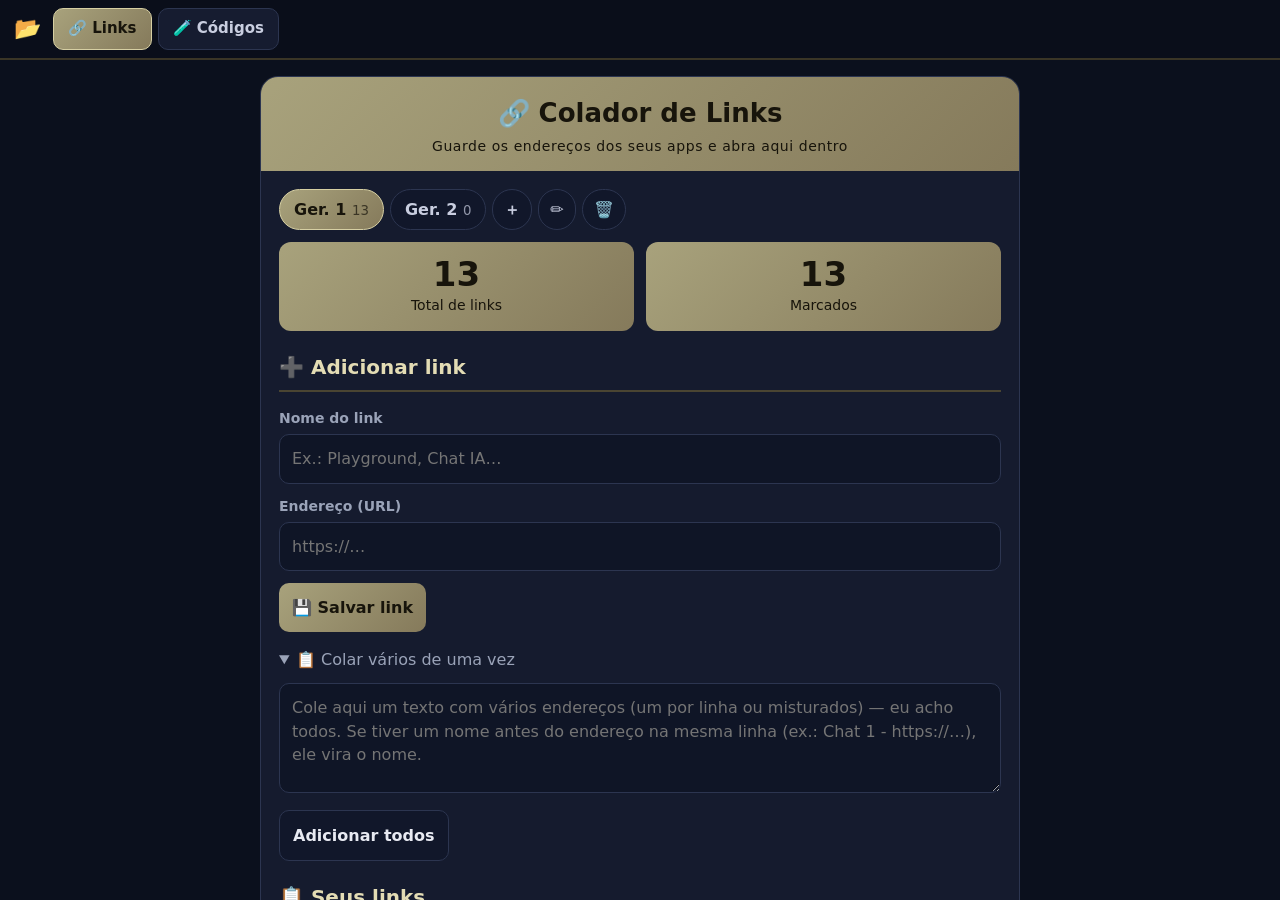
<file: app/ferramentas/colador.html>
<!doctype html>
<html lang="pt-BR">
<head><style>/* 23/11: sem esticar */html,body,*{overscroll-behavior:none}</style>
<meta charset="utf-8">
<meta name="viewport" content="width=device-width, initial-scale=1, viewport-fit=cover">
<meta name="theme-color" content="#0d1220">
<title>Colador de Links</title>
<link rel="manifest" href="manifest.json">
<link rel="icon" href="[data-uri]">
<link rel="apple-touch-icon" href="[data-uri]">
<style>/* css/app.css */
/* Colador de Links — tema escuro com dourado (igual ao "Ger. 1") */
:root {
  --fundo: #0b101d; --cartao: #151b2e; --item: #1b2238; --linha: #2c3550;
  --txt: #e8eaf2; --mut: #9aa3b8; --ouro1: #a8a27c; --ouro2: #857a5b; --ouro-txt: #17140b;
  --verde: #4ade80; --perigo: #f87171; --perigo-fundo: #3b2230;
  color-scheme: dark;
}
* { box-sizing: border-box; }
html, body { height: 100%; margin: 0; }
body { background: var(--fundo); color: var(--txt); font: 16px/1.45 system-ui, -apple-system, "Segoe UI", Roboto, sans-serif; display: flex; flex-direction: column; overflow: hidden; }
button { font: inherit; color: inherit; cursor: pointer; }
input, textarea { font: inherit; color: var(--txt); background: #0f1526; border: 1px solid var(--linha); border-radius: 10px; padding: 12px; width: 100%; }
input:focus, textarea:focus { outline: 2px solid var(--ouro1); border-color: transparent; }
button:focus-visible { outline: 2px solid var(--ouro1); outline-offset: 2px; }
[hidden] { display: none !important; }

/* abas */
#abas { display: flex; align-items: center; gap: 6px; padding: 8px 8px calc(8px); padding-top: calc(8px + env(safe-area-inset-top, 0px)); background: #0a0e1a; border-bottom: 2px solid #3a3526; flex: none; }
.aba-menu { background: none; border: 0; font-size: 22px; padding: 4px 6px; flex: none; }
.abas-lista { display: flex; gap: 6px; overflow-x: auto; scrollbar-width: none; flex: 1; min-width: 0; }
.abas-lista::-webkit-scrollbar { display: none; }
.aba { flex: none; background: #161c30; border: 1px solid var(--linha); border-radius: 10px; padding: 9px 14px; font-weight: 600; font-size: 15px; color: #c9cee0; white-space: nowrap; }
.aba.ativa { background: linear-gradient(135deg, var(--ouro1), var(--ouro2)); color: var(--ouro-txt); border-color: #d6cfa3; }
.aba.viva:not(.ativa) { box-shadow: inset 0 -3px 0 var(--verde); }

/* palco */
#palco { flex: 1; min-height: 0; position: relative; }
.tela { position: absolute; inset: 0; overflow-y: auto; padding: 16px; }
#quadros-abas, .visor-quadros { position: absolute; inset: 0; }
.visor { position: absolute; inset: 0; display: flex; flex-direction: column; background: var(--fundo); }
.visor-quadros { position: relative; flex: 1; inset: auto; }
.visor-caixa { position: absolute; inset: 0; }
.quadro { position: absolute; inset: 0; width: 100%; height: 100%; border: 0; background: #fff; }
.visor-topo { display: flex; align-items: center; gap: 8px; padding: 10px 12px; background: linear-gradient(135deg, var(--ouro1), var(--ouro2)); color: var(--ouro-txt); flex: none; }
.visor-titulo { flex: 1; min-width: 0; overflow: hidden; text-overflow: ellipsis; white-space: nowrap; font-size: 16px; }
.vbtn { background: rgba(0,0,0,.18); border: 0; border-radius: 8px; width: 40px; height: 36px; font-size: 18px; color: inherit; flex: none; }
body.cheia #abas, body.cheia #rodape { display: none !important; }

/* rodapé */
#rodape { display: flex; gap: 10px; padding: 10px 12px calc(10px + env(safe-area-inset-bottom, 0px)); background: #0a0e1a; flex: none; }
.nav { flex: 1; border: 0; border-radius: 10px; padding: 13px; font-weight: 700; background: var(--ouro1); color: var(--ouro-txt); }
.nav.forte { background: linear-gradient(135deg, var(--ouro1), var(--ouro2)); }
.nav:disabled { opacity: .35; }

/* cartão da lista */
.cartao { max-width: 760px; margin: 0 auto; background: var(--cartao); border: 1px solid var(--linha); border-radius: 18px; overflow: hidden; padding-bottom: 18px; }
.cartao > *:not(.cab) { margin-left: 18px; margin-right: 18px; }
.cab { background: linear-gradient(135deg, var(--ouro1), var(--ouro2)); color: var(--ouro-txt); text-align: center; padding: 18px 12px 14px; margin-bottom: 16px; }
.cab h1 { margin: 0; font-size: 26px; } .cab p { margin: 4px 0 0; font-size: 14px; letter-spacing: .04em; }
.numeros { display: grid; grid-template-columns: 1fr 1fr; gap: 12px; margin-bottom: 8px; }
.num { background: linear-gradient(135deg, var(--ouro1), var(--ouro2)); color: var(--ouro-txt); border-radius: 12px; text-align: center; padding: 14px 8px; }
.num b { display: block; font-size: 34px; line-height: 1.1; font-variant-numeric: tabular-nums; } .num span { font-size: 14px; }
h2 { font-size: 20px; color: #e3dcb4; border-bottom: 2px solid #4a4532; padding-bottom: 8px; margin-top: 22px; }
.campo { display: grid; gap: 6px; margin-bottom: 12px; } .campo label { color: var(--mut); font-size: 14px; font-weight: 600; }
.btn { display: block; width: auto; border: 1px solid var(--linha); background: #11172a; border-radius: 10px; padding: 13px; font-weight: 600; margin-top: 10px; }
.btn.forte { background: linear-gradient(135deg, var(--ouro1), var(--ouro2)); color: var(--ouro-txt); border: 0; }
.btn.grande { padding: 16px; font-size: 18px; }
.btn.perigo { background: var(--perigo-fundo); color: var(--perigo); border-color: #5a2b38; }
.mais { margin-top: 10px; } .mais summary { cursor: pointer; color: var(--mut); padding: 6px 0; } .mais textarea { min-height: 110px; margin-top: 6px; }
.busca { margin-bottom: 10px; }
.lista { display: grid; gap: 10px; }
.item { display: grid; grid-template-columns: auto minmax(0, 1fr); gap: 8px 12px; align-items: center; background: var(--item); border-left: 4px solid #6d6650; border-radius: 12px; padding: 12px; }
.marca input { width: 26px; height: 26px; accent-color: var(--ouro1); padding: 0; }
.info { min-width: 0; }
.info .nome { background: none; border: 0; padding: 0; text-align: left; color: var(--verde); font-weight: 700; font-size: 17px; word-break: break-word; }
.info small { display: block; color: var(--mut); font-size: 13px; word-break: break-all; }
.bts { grid-column: 2; display: flex; gap: 6px; align-items: center; flex-wrap: wrap; }
@media (min-width: 640px) { .item { grid-template-columns: auto minmax(0, 1fr) auto; } .bts { grid-column: auto; justify-content: flex-end; } }
.mini { background: #11172a; border: 1px solid var(--linha); border-radius: 8px; min-width: 38px; height: 38px; }
.mini:disabled { opacity: .3; }
.mini.perigo { color: var(--perigo); }
.remover { background: var(--perigo-fundo); color: var(--perigo); border: 1px solid #5a2b38; border-radius: 8px; padding: 9px 12px; font-weight: 600; }
.editar { grid-column: 1 / -1; display: grid; gap: 8px; } .e-bts { display: flex; gap: 8px; } .e-bts .btn { margin: 0; }
.acoes { margin-top: 16px; }
.mut { color: var(--mut); } .pequeno { font-size: 13px; margin-top: 14px; }

/* janela das abas */
.janela { position: fixed; inset: 0; background: rgba(0,0,0,.6); display: grid; place-items: center; padding: 16px; z-index: 10; }
.janela-caixa { width: min(560px, 100%); max-height: 88vh; overflow-y: auto; background: var(--cartao); border: 1px solid var(--linha); border-radius: 16px; padding: 16px; }
.janela-topo { display: flex; justify-content: space-between; align-items: center; font-size: 18px; margin-bottom: 6px; }
.janela-topo .vbtn { background: #11172a; color: var(--txt); }
.linha-aba { display: grid; grid-template-columns: minmax(0, 1fr) auto; gap: 8px; align-items: center; padding: 10px 0; border-bottom: 1px solid var(--linha); }
.la-info small { display: block; color: var(--mut); word-break: break-all; font-size: 12px; } .la-bts { display: flex; gap: 4px; }

.aviso { position: fixed; left: 50%; bottom: 90px; transform: translateX(-50%); background: #1f2a44; color: var(--txt); border: 1px solid var(--ouro1); padding: 10px 16px; border-radius: 12px; z-index: 20; max-width: 90vw; text-align: center; }
@media (prefers-reduced-motion: reduce) { * { scroll-behavior: auto !important; } }

/* listas (Ger. 1, Ger. 2…) */
.listas { display: flex; gap: 6px; overflow-x: auto; padding: 2px 0 12px; scrollbar-width: none; }
.lista-chip { flex: none; background: #11172a; border: 1px solid var(--linha); border-radius: 999px; padding: 8px 14px; font-weight: 600; color: #c9cee0; }
.lista-chip small { opacity: .7; font-weight: 400; }
.lista-chip.ativa { background: linear-gradient(135deg, var(--ouro1), var(--ouro2)); color: var(--ouro-txt); border-color: #d6cfa3; }
.lista-chip.mais-lista { padding: 8px 11px; }
select { font: inherit; color: var(--txt); background: #0f1526; border: 1px solid var(--linha); border-radius: 10px; padding: 11px; width: 100%; }

/* 🧪 Meus Códigos */
.mono { font: 13px/1.5 ui-monospace, Consolas, monospace; }
.cod-icone { font-size: 24px; width: 30px; text-align: center; }
.cod-visor { position: absolute; inset: 0; display: flex; flex-direction: column; background: var(--fundo); }
.cv-bts { display: flex; gap: 6px; padding: 8px; overflow-x: auto; background: #0a0e1a; flex: none; scrollbar-width: none; }
.mini-t { flex: none; background: #11172a; border: 1px solid var(--linha); border-radius: 8px; padding: 8px 12px; font-weight: 600; }
.mini-t.ativo { background: linear-gradient(135deg, var(--ouro1), var(--ouro2)); color: var(--ouro-txt); border-color: #d6cfa3; }
.mini-t.perigo { color: var(--perigo); } .mini-t:disabled { opacity: .35; }
.cv-corpo { flex: 1; min-height: 0; position: relative; }
.cv-palco { position: absolute; inset: 0; display: flex; justify-content: center; background: #2a3045; }
.cv-palco iframe { width: 100%; height: 100%; border: 0; background: #fff; }
.cv-palco.cel iframe { width: 390px; max-width: 100%; }
.cv-texto { position: absolute; inset: 0; width: 100%; height: 100%; border: 0; border-radius: 0; resize: none; white-space: pre; tab-size: 2; background: #0a0f1c; }

.aba-visor { border-style: dashed; }
.abrir-um { background: var(--ouro1) !important; color: var(--ouro-txt) !important; font-weight: 700; }

</style>
</head>
<body>
  <!-- barra de abas: a primeira é sempre a lista de links; as outras são os seus apps fixados -->
  <header id="abas">
    <button class="aba-menu" id="btn-abas" title="Arrumar as abas" aria-label="Arrumar as abas">📂</button>
    <div id="abas-lista" class="abas-lista"></div>
  </header>

  <main id="palco">
    <!-- tela da lista de links -->
    <section id="tela-links" class="tela"></section>
    <!-- 🧪 Meus Códigos (playground que guarda) -->
    <section id="tela-codigos" class="tela" hidden></section>
    <!-- aqui entram os quadros das abas fixadas (ficam vivos ao trocar de aba) -->
    <div id="quadros-abas"></div>
    <!-- visor: abre os links marcados, um por vez -->
    <section id="visor" class="visor" hidden>
      <div class="visor-topo">
        <b id="visor-titulo" class="visor-titulo"></b>
        <button class="vbtn" id="visor-copiar" title="Copiar o endereço">📋</button>
        <button class="vbtn" id="visor-fora" title="Abrir no navegador">↗</button>
        <button class="vbtn" id="visor-cheia" title="Tela cheia">⛶</button>
        <button class="vbtn" id="visor-fechar" title="Fechar">✕</button>
      </div>
      <div id="visor-quadros" class="visor-quadros"></div>
    </section>
  </main>

  <footer id="rodape" hidden>
    <button class="nav" id="ant">← Anterior</button>
    <button class="nav forte" id="prox">Próximo →</button>
  </footer>

  <!-- janela de arrumar as abas -->
  <div id="janela" class="janela" hidden>
    <div class="janela-caixa">
      <div class="janela-topo"><b>📂 Abas fixadas</b><button class="vbtn" id="janela-fechar">✕</button></div>
      <p class="mut">Cada aba fica aberta por trás quando você troca: o login, o token e as conversas continuam vivos.</p>
      <div id="janela-lista"></div>
      <div class="campo"><label for="nova-aba-nome">Nome curto</label><input id="nova-aba-nome" placeholder="Ex.: Playground"></div>
      <div class="campo"><label for="nova-aba-url">Endereço</label><input id="nova-aba-url" inputmode="url" placeholder="https://…"></div>
      <button class="btn forte" id="nova-aba-ok">📌 Fixar como aba</button>
    </div>
  </div>

  <div id="aviso" class="aviso" hidden></div>

  <script>
/* js/00-dados.js */
/* =========================================================================
   Colador de Links — 00-dados.js
   Onde tudo fica guardado (neste aparelho) + backup em arquivo.
   CL.links  = [{ id, nome, url, marcado }]
   CL.abas   = [{ id, nome, url }]        (as abas fixadas no topo)
   ========================================================================= */
(function (g) {
  'use strict';
  const CL = (g.CL = g.CL || {});
  CL.versao = 'v15/11-c';
  // cópia do arquivo como veio (antes de o app mexer na tela) — usada no 📌 Fixar no arquivo
  const FONTE = '<!doctype html>\n' + document.documentElement.outerHTML;
  const K_LINKS = 'colador_links_v1', K_ABAS = 'colador_abas_v1', K_LISTAS = 'colador_listas_v1', K_ATUAL = 'colador_lista_atual';

  // 📌 LINKS FIXOS: ficam DENTRO do arquivo. Mesmo se o celular apagar tudo, quando abrir eles voltam.
  // Para mudar: aba 🔗 Links → 📌 Fixar os links no arquivo (baixa um colador.html novo com os seus links).
  /*FIXOS-INICIO*/const INICIAIS = [
    ['1.play', 'https://bucolic-babka-4c12ea.netlify.app/'],
    ['2.SkTools', 'https://hilarious-profiterole-c0c785.netlify.app/'],
    ['3.chat', 'https://iridescent-speculoos-1db22c.netlify.app/'],
    ['4.sk', 'https://phenomenal-caramel-18cdfe.netlify.app/'],
    ['5', 'https://bejewelled-bienenstitch-3f78dd.netlify.app/'],
    ['Conversa (Claude)', 'https://claude.ai/share/0f4958a1-a87a-4180-a09a-dd15341a65cd'],
    ['proj22-pwa', 'https://maikonadvogadomg-alt.github.io/proj22-pwa/index.html'],
    ['mini6-pwa', 'https://jorgecaldeira62-gif.github.io/mini6-pwa/'],
    ['Monica 1', 'https://monica.im/share/chat?shareId=nfi0FGbnUIDxyh7O'],
    ['Monica 2', 'https://monica.im/share/chat?shareId=rjMdNehXJOdwRxoQ'],
    ['Mini SK', 'https://maikonadvogadomg-alt.github.io/mini-sk/'],
    ['Caça-Bug 2', 'https://maikonadvogadomg-alt.github.io/caca-bug-2/'],
    ['Caca1', 'https://maikonadvogadomg-alt.github.io/caca-tudo/'],
  ];/*FIXOS-FIM*/

  const uid = () => Date.now().toString(36) + Math.random().toString(36).slice(2, 7);
  function ler(k, padrao) { try { const v = localStorage.getItem(k); return v ? JSON.parse(v) : padrao; } catch { return padrao; } }
  function gravar(k, v) { try { localStorage.setItem(k, JSON.stringify(v)); return true; } catch { CL.aviso('⚠️ Não consegui guardar (memória cheia?). Faça um backup.'); return false; } }

  CL.links = ler(K_LINKS, null);
  if (!CL.links) { CL.links = INICIAIS.map(([nome, url]) => ({ id: uid(), nome, url, marcado: true })); gravar(K_LINKS, CL.links); }
  // os fixos voltam sempre que faltarem (mesmo depois de apagar os dados do navegador)
  { const tem = new Set(CL.links.map((l) => l.url)); let volta = 0; for (const x of INICIAIS) { const nome = x[0], url = x[1]; if (!tem.has(url)) { CL.links.push({ id: uid(), nome, url, marcado: true, fixo: true, lista: x[2] }); volta++; } } if (volta) gravar(K_LINKS, CL.links); }
  const FIXO = new Set(INICIAIS.map((x) => x[1]));
  CL.links.forEach((l) => { if (FIXO.has(l.url)) l.fixo = true; });
  CL.abas = ler(K_ABAS, []);
  // várias listas (Ger. 1, Ger. 2, …): cada link pertence a uma
  CL.listas = ler(K_LISTAS, null) || [{ id: 'l1', nome: 'Ger. 1' }, { id: 'l2', nome: 'Ger. 2' }];
  CL.links.forEach((l) => { if (!l.lista || !CL.listas.some((x) => x.id === l.lista)) l.lista = CL.listas[0].id; });
  CL.listaAtual = ler(K_ATUAL, CL.listas[0].id);
  if (!CL.listas.some((x) => x.id === CL.listaAtual)) CL.listaAtual = CL.listas[0].id;

  CL.salvar = () => { gravar(K_LINKS, CL.links); gravar(K_ABAS, CL.abas); gravar(K_LISTAS, CL.listas); gravar(K_ATUAL, CL.listaAtual); };
  CL.uid = uid;
  CL.esc = (s) => String(s == null ? '' : s).replace(/[&<>"']/g, (c) => ({ '&': '&amp;', '<': '&lt;', '>': '&gt;', '"': '&quot;', "'": '&#39;' }[c]));
  CL.$ = (s, el) => (el || document).querySelector(s);

  // aceita "site.com" sem https
  CL.arrumarUrl = (u) => { u = String(u || '').trim(); if (!u) return ''; if (!/^[a-z][\w+.-]*:/i.test(u)) u = 'https://' + u; try { return new URL(u).href; } catch { return ''; } };

  // ── aviso rápido ────────────────────────────────────────────────────────────
  let t;
  CL.aviso = (msg) => { const a = document.getElementById('aviso'); if (!a) return; a.textContent = msg; a.hidden = false; clearTimeout(t); t = setTimeout(() => (a.hidden = true), 2600); };

  // ── backup ─────────────────────────────────────────────────────────────────
  CL.backup = async () => {
    let codigos = [];
    try { codigos = CL.codigosDB ? await CL.codigosDB.todos() : []; } catch (e) {}
    const dados = JSON.stringify({ app: 'colador-de-links', versao: 2, data: new Date().toISOString(), listas: CL.listas, links: CL.links, abas: CL.abas, codigos }, null, 1);
    const a = document.createElement('a');
    a.href = URL.createObjectURL(new Blob([dados], { type: 'application/json' }));
    a.download = 'colador-links-backup-' + new Date().toISOString().slice(0, 10) + '.json';
    document.body.appendChild(a); a.click(); setTimeout(() => { URL.revokeObjectURL(a.href); a.remove(); }, 1000);
  };
  // ── copiar e lista em TEXTO (.md): fácil de ler, copiar e colar em qualquer lugar ──
  CL.copiar = async (texto, msg) => {
    try { await navigator.clipboard.writeText(texto); }
    catch { const t = document.createElement('textarea'); t.value = texto; document.body.appendChild(t); t.select(); try { document.execCommand('copy'); } catch {} t.remove(); }
    CL.aviso(msg || '📋 Copiado.');
  };
  CL.textoMD = (soLista) => {
    const listas = soLista ? CL.listas.filter((x) => x.id === soLista) : CL.listas;
    let md = '# Meus links — Colador (' + new Date().toLocaleDateString('pt-BR') + ')\n';
    for (const li of listas) {
      const ls = CL.links.filter((l) => l.lista === li.id);
      md += '\n## ' + li.nome + '\n\n' + (ls.length ? ls.map((l) => '- ' + l.nome + ' — ' + l.url).join('\n') : '(vazia)') + '\n';
    }
    return md;
  };
  // 📌 gera um colador.html novo com TODOS os links atuais fixos dentro dele
  CL.fixarNoArquivo = () => {
    const nomeLista = (id) => { const li = CL.listas.find((x) => x.id === id); return li ? li.id : ''; };
    const linhas = CL.links.map((l) => '    [' + JSON.stringify(l.nome) + ', ' + JSON.stringify(l.url) + (l.lista ? ', ' + JSON.stringify(nomeLista(l.lista)) : '') + '],').join('\n');
    const novo = FONTE.replace(/\/\*FIXOS-INICIO\*\/[\s\S]*?\/\*FIXOS-FIM\*\//, () => '/*FIXOS-INICIO*/const INICIAIS = [\n' + linhas + '\n  ];/*FIXOS-FIM*/');
    if (novo === FONTE) { CL.aviso('⚠️ Não achei o lugar dos links fixos neste arquivo.'); return; }
    const a = document.createElement('a');
    a.href = URL.createObjectURL(new Blob([novo], { type: 'text/html;charset=utf-8' }));
    a.download = 'colador.html';
    document.body.appendChild(a); a.click(); setTimeout(() => { URL.revokeObjectURL(a.href); a.remove(); }, 1000);
    CL.aviso('📌 Baixei o colador.html com ' + CL.links.length + ' links fixos. Troque o arquivo antigo por este.');
  };
  CL.baixarMD = () => {
    const a = document.createElement('a');
    a.href = URL.createObjectURL(new Blob([CL.textoMD()], { type: 'text/markdown;charset=utf-8' }));
    a.download = 'meus-links-' + new Date().toISOString().slice(0, 10) + '.md';
    document.body.appendChild(a); a.click(); setTimeout(() => { URL.revokeObjectURL(a.href); a.remove(); }, 1000);
  };
  // lê um texto/.md: cada "## Nome" vira (ou acha) uma lista; os endereços abaixo entram nela
  CL.importarTexto = (texto) => {
    const antes = CL.listaAtual; let n = 0;
    const partes = String(texto || '').split(/^##\s+/m);
    if (partes.length < 2) return CL.colarVarios(texto);
    n += CL.colarVarios(partes[0]);
    for (const p of partes.slice(1)) {
      const nome = p.split('\n')[0].trim().slice(0, 24) || 'Lista';
      let li = CL.listas.find((x) => x.nome.toLowerCase() === nome.toLowerCase());
      if (!li) { li = { id: uid(), nome }; CL.listas.push(li); }
      CL.listaAtual = li.id;
      n += CL.colarVarios(p.slice(p.indexOf('\n') + 1));
    }
    CL.listaAtual = antes; CL.salvar();
    return n;
  };
  CL.restaurar = async (arquivo) => {
    const texto = await arquivo.text();
    let j; try { j = JSON.parse(texto); } catch { return CL.importarTexto(texto); }
    if (!Array.isArray(j.links)) throw new Error('Este arquivo não é um backup do Colador.');
    for (const li of j.listas || []) if (!CL.listas.some((x) => x.id === li.id)) CL.listas.push({ id: li.id, nome: li.nome });
    const ja = new Set(CL.links.map((l) => (l.lista || '') + '|' + l.url));
    let n = 0;
    for (const l of j.links) { const lista = CL.listas.some((x) => x.id === l.lista) ? l.lista : CL.listas[0].id; if (l.url && !ja.has(lista + '|' + l.url)) { CL.links.push({ id: uid(), nome: l.nome || l.url, url: l.url, marcado: !!l.marcado, lista }); n++; } }
    if (Array.isArray(j.codigos) && CL.codigosDB) { const tem = new Set((await CL.codigosDB.todos()).map((c) => c.nome + '|' + c.codigo.length)); for (const c of j.codigos) if (c && c.codigo != null && !tem.has(c.nome + '|' + c.codigo.length)) { await CL.codigosDB.guardar(Object.assign({}, c, { id: uid() })); n++; } }
    const jaAba = new Set(CL.abas.map((a) => a.url));
    for (const a of j.abas || []) if (a.url && !jaAba.has(a.url)) CL.abas.push({ id: uid(), nome: a.nome, url: a.url });
    CL.salvar();
    return n;
  };
  // cola um texto qualquer com vários endereços dentro → vira links
  CL.colarVarios = (texto) => {
    const urls = String(texto || '').match(/https?:\/\/[^\s"'<>)]+/g) || [];
    const ja = new Set(CL.links.filter((l) => l.lista === CL.listaAtual).map((l) => l.url));
    let n = 0;
    // tenta aproveitar o texto antes do endereço na mesma linha como nome (ex.: "Chat 1 - https://…")
    const linhas = String(texto || '').split(/\n/);
    const nomeDe = (url) => { const ln = linhas.find((x) => x.includes(url)); const antes = ln ? ln.slice(0, ln.indexOf(url)).replace(/^[\s>*•+-]+/, '').replace(/[\[\]()*_`]/g, '').replace(/[-:–—|•\s]+$/, '').trim() : ''; return antes && antes.length <= 40 ? antes : new URL(url).hostname.split('.')[0]; };
    for (const u of urls) { const url = CL.arrumarUrl(u.replace(/[.,;]+$/, '')); if (url && !ja.has(url)) { ja.add(url); CL.links.push({ id: uid(), nome: nomeDe(u.replace(/[.,;]+$/, '')), url, marcado: true, lista: CL.listaAtual }); n++; } }
    CL.salvar();
    return n;
  };
})(window);

</script>
  <script>
/* js/10-abas.js */
/* =========================================================================
   Colador de Links — 10-abas.js
   Barra de abas do topo. A 1ª é sempre "🔗 Links". As outras são apps
   fixados: cada um abre num quadro que NÃO é apagado ao trocar de aba —
   por isso o login, o token e as conversas continuam vivos.
   ========================================================================= */
(function (CL) {
  'use strict';
  const $ = CL.$;
  let atual = 'links';
  const vivos = new Map(); // id da aba → <iframe>

  function pintar() {
    const lista = $('#abas-lista');
    lista.innerHTML = '<button class="aba' + (atual === 'links' ? ' ativa' : '') + '" data-aba="links">🔗 Links</button>' +
      '<button class="aba' + (atual === 'codigos' ? ' ativa' : '') + '" data-aba="codigos">🧪 Códigos</button>' +
      // um "▶" para cada lista com visor aberto (Ger. 1, Ger. 2…): troca entre eles sem perder onde estava
      CL.visor.abertos.map((id) => '<button class="aba aba-visor viva' + (atual === 'visor:' + id ? ' ativa' : '') + '" data-aba="visor:' + id + '">▶ ' + CL.esc((CL.listas.find((x) => x.id === id) || {}).nome || 'Lista') + '</button>').join('') +
      CL.abas.map((a) => '<button class="aba' + (atual === a.id ? ' ativa' : '') + (vivos.has(a.id) ? ' viva' : '') + '" data-aba="' + a.id + '" title="' + CL.esc(a.url) + '">' + CL.esc(a.nome) + '</button>').join('');
    const ativa = lista.querySelector('.ativa'); if (ativa) ativa.scrollIntoView({ inline: 'nearest', block: 'nearest' });
  }

  function ir(id) {
    const ehVisor = String(id).startsWith('visor:') && CL.visor.ver(id.slice(6));
    if (String(id).startsWith('visor:') && !ehVisor) id = 'links';
    atual = id;
    const ehLinks = id === 'links', ehCod = id === 'codigos';
    $('#tela-codigos').hidden = !ehCod;
    $('#tela-links').hidden = !ehLinks;
    $('#visor').hidden = !ehVisor;
    $('#rodape').hidden = !ehVisor;
    $('#quadros-abas').hidden = ehLinks || ehCod || ehVisor;
    vivos.forEach((f, k) => (f.hidden = k !== id));
    if (!ehLinks && !ehCod && !ehVisor) {
      const a = CL.abas.find((x) => x.id === id);
      if (a && !vivos.has(id)) {
        const f = document.createElement('iframe');
        f.className = 'quadro';
        f.src = a.url;
        f.setAttribute('allow', 'clipboard-read; clipboard-write; microphone; camera; fullscreen; autoplay');
        f.setAttribute('allowfullscreen', '');
        f.title = a.nome;
        $('#quadros-abas').appendChild(f);
        vivos.set(id, f);
      }
    }
    pintar();
  }

  function fixar(nome, url) {
    url = CL.arrumarUrl(url);
    if (!url) { CL.aviso('Endereço inválido.'); return null; }
    if (CL.abas.some((a) => a.url === url)) { CL.aviso('Esse já é uma aba.'); return null; }
    const a = { id: CL.uid(), nome: (nome || new URL(url).hostname.split('.')[0]).slice(0, 18), url };
    CL.abas.push(a); CL.salvar(); pintar(); pintarJanela();
    CL.aviso('📌 Fixado como aba: ' + a.nome);
    return a;
  }
  function tirar(id) {
    CL.abas = CL.abas.filter((a) => a.id !== id);
    const f = vivos.get(id); if (f) { f.remove(); vivos.delete(id); }
    CL.salvar(); if (atual === id) ir('links'); else pintar(); pintarJanela();
  }
  function mover(id, d) {
    const i = CL.abas.findIndex((a) => a.id === id), j = i + d;
    if (i < 0 || j < 0 || j >= CL.abas.length) return;
    [CL.abas[i], CL.abas[j]] = [CL.abas[j], CL.abas[i]]; CL.salvar(); pintar(); pintarJanela();
  }
  function recarregar(id) { const f = vivos.get(id); if (f) { const u = f.src; f.src = 'about:blank'; setTimeout(() => (f.src = u), 50); } }

  function pintarJanela() {
    const el = $('#janela-lista');
    el.innerHTML = CL.abas.length ? CL.abas.map((a, i) =>
      '<div class="linha-aba"><div class="la-info"><b>' + CL.esc(a.nome) + '</b><small>' + CL.esc(a.url) + '</small></div>' +
      '<div class="la-bts"><button class="mini" data-sobe="' + a.id + '"' + (i ? '' : ' disabled') + '>↑</button><button class="mini" data-desce="' + a.id + '"' + (i < CL.abas.length - 1 ? '' : ' disabled') + '>↓</button>' +
      '<button class="mini" data-recarregar="' + a.id + '" title="Recarregar">⟳</button><button class="mini perigo" data-tirar="' + a.id + '" title="Tirar">✕</button></div></div>').join('') : '<p class="mut">Nenhuma aba fixada ainda. Na lista de links, toque em 📌 num link, ou escreva abaixo.</p>';
  }

  function iniciar() {
    $('#abas-lista').addEventListener('click', (e) => { const b = e.target.closest('[data-aba]'); if (b) ir(b.dataset.aba); });
    $('#btn-abas').onclick = () => { pintarJanela(); $('#janela').hidden = false; };
    $('#janela-fechar').onclick = () => ($('#janela').hidden = true);
    $('#janela').addEventListener('click', (e) => {
      if (e.target.id === 'janela') { $('#janela').hidden = true; return; }
      const b = e.target.closest('button'); if (!b) return;
      if (b.dataset.sobe) mover(b.dataset.sobe, -1);
      if (b.dataset.desce) mover(b.dataset.desce, 1);
      if (b.dataset.tirar) tirar(b.dataset.tirar);
      if (b.dataset.recarregar) { recarregar(b.dataset.recarregar); CL.aviso('Recarregado.'); }
    });
    $('#nova-aba-ok').onclick = () => { if (fixar($('#nova-aba-nome').value.trim(), $('#nova-aba-url').value)) { $('#nova-aba-nome').value = ''; $('#nova-aba-url').value = ''; } };
    pintar();
  }

  CL.abasUI = { iniciar, ir, fixar, pintar, get atual() { return atual; } };
})(window.CL);

</script>
  <script>
/* js/20-links.js */
/* =========================================================================
   Colador de Links — 20-links.js
   A lista: guardar (nome + endereço), marcar, remover, fixar como aba,
   colar vários de uma vez, backup. "🚀 Abrir Selecionados" abre o visor.
   ========================================================================= */
(function (CL) {
  'use strict';
  const $ = CL.$;
  let filtro = '';

  function montar() {
    const el = $('#tela-links');
    el.innerHTML =
      '<div class="cartao">' +
      '  <div class="cab"><h1>🔗 Colador de Links</h1><p>Guarde os endereços dos seus apps e abra aqui dentro</p></div>' +
      '  <div class="listas" id="l-listas"></div>' +
      '  <div class="numeros"><div class="num"><b id="n-total">0</b><span>Total de links</span></div><div class="num"><b id="n-marc">0</b><span>Marcados</span></div></div>' +
      '  <h2>➕ Adicionar link</h2>' +
      '  <div class="campo"><label for="l-nome">Nome do link</label><input id="l-nome" placeholder="Ex.: Playground, Chat IA…"></div>' +
      '  <div class="campo"><label for="l-url">Endereço (URL)</label><input id="l-url" inputmode="url" autocapitalize="off" placeholder="https://…"></div>' +
      '  <button class="btn forte" id="l-salvar">💾 Salvar link</button>' +
      '  <details class="mais" open><summary>📋 Colar vários de uma vez</summary><textarea id="l-varios" placeholder="Cole aqui um texto com vários endereços (um por linha ou misturados) — eu acho todos. Se tiver um nome antes do endereço na mesma linha (ex.: Chat 1 - https://…), ele vira o nome."></textarea><button class="btn" id="l-varios-ok">Adicionar todos</button></details>' +
      '  <h2>📋 Seus links</h2>' +
      '  <input id="l-busca" class="busca" placeholder="🔍 Procurar…" autocapitalize="off">' +
      '  <div id="l-lista" class="lista"></div>' +
      '  <div class="acoes">' +
      '    <button class="btn forte grande" id="l-abrir">🚀 Abrir selecionados</button>' +
      '    <button class="btn" id="l-todos">✅ Marcar todos</button>' +
      '    <button class="btn" id="l-nenhum">⬜ Desmarcar</button>' +
      '    <button class="btn" id="l-backup">💾 Backup (baixar)</button>' +
      '    <button class="btn" id="l-fixar" title="Baixa um colador.html novo com todos estes links guardados DENTRO do arquivo: mesmo se apagar tudo, eles voltam">📌 Fixar os links no arquivo</button>' +
      '    <button class="btn" id="l-md">📄 Baixar em texto (.md)</button>' +
      '    <button class="btn" id="l-copiar">📋 Copiar a lista</button>' +
      '    <button class="btn" id="l-restaurar">📥 Restaurar (backup .json ou texto .md)</button><input type="file" id="l-arq" accept=".json,.md,.txt,application/json,text/*" hidden>' +
      '    <button class="btn perigo" id="l-limpar">🗑️ Limpar tudo</button>' +
      '  </div>' +
      '  <p class="mut pequeno">Fica guardado neste aparelho. Faça um 💾 Backup de vez em quando: se o celular apagar os dados do navegador, você restaura. · ' + CL.versao + '</p>' +
      '</div>';
    $('#l-listas').addEventListener('click', (e) => {
      const b = e.target.closest('button'); if (!b) return;
      if (b.dataset.lista) { CL.listaAtual = b.dataset.lista; CL.salvar(); pintar(); return; }
      if (b.id === 'l-nova') { const n = prompt('Nome da nova lista:', 'Ger. ' + (CL.listas.length + 1)); if (!n) return; const li = { id: CL.uid(), nome: n.trim().slice(0, 24) }; CL.listas.push(li); CL.listaAtual = li.id; CL.salvar(); pintar(); CL.aviso('Lista criada: ' + li.nome); return; }
      const atual = CL.listas.find((x) => x.id === CL.listaAtual);
      if (b.id === 'l-renomear') { const n = prompt('Novo nome da lista:', atual.nome); if (n) { atual.nome = n.trim().slice(0, 24); CL.salvar(); pintar(); } return; }
      if (b.id === 'l-apagar-lista') {
        if (CL.listas.length < 2) return CL.aviso('Precisa ter pelo menos uma lista.');
        const qtd = CL.links.filter((l) => l.lista === atual.id).length;
        const destino = CL.listas.find((x) => x.id !== atual.id);
        if (!confirm('Apagar a lista "' + atual.nome + '"?' + (qtd ? '\n\nOs ' + qtd + ' links dela NÃO são apagados: vão para "' + destino.nome + '".' : ''))) return;
        CL.links.forEach((l) => { if (l.lista === atual.id) l.lista = destino.id; });
        CL.listas = CL.listas.filter((x) => x !== atual); CL.listaAtual = destino.id; CL.salvar(); pintar();
      }
    });
    $('#l-salvar').onclick = salvar;
    $('#l-url').addEventListener('keydown', (e) => { if (e.key === 'Enter') salvar(); });
    $('#l-varios-ok').onclick = () => { const n = CL.colarVarios($('#l-varios').value); $('#l-varios').value = ''; pintar(); CL.aviso(n ? n + ' link(s) adicionado(s).' : 'Não achei endereço novo nesse texto.'); };
    $('#l-busca').addEventListener('input', (e) => { filtro = e.target.value.trim().toLowerCase(); pintar(); });
    $('#l-todos').onclick = () => { daLista().forEach((l) => (l.marcado = true)); CL.salvar(); pintar(); };
    $('#l-nenhum').onclick = () => { daLista().forEach((l) => (l.marcado = false)); CL.salvar(); pintar(); };
    $('#l-abrir').onclick = () => { const sel = daLista().filter((l) => l.marcado); if (!sel.length) return CL.aviso('Marque pelo menos um link.'); CL.visor.abrir(sel, 0); };
    $('#l-fixar').onclick = () => CL.fixarNoArquivo();
    $('#l-backup').onclick = () => CL.backup().then(() => CL.aviso('Backup baixado (todas as listas e os códigos).'));
    $('#l-md').onclick = () => { CL.baixarMD(); CL.aviso('📄 Lista baixada em texto (todas as listas).'); };
    $('#l-copiar').onclick = () => CL.copiar(CL.textoMD(CL.listaAtual), '📋 Lista "' + (CL.listas.find((x) => x.id === CL.listaAtual) || {}).nome + '" copiada.');
    $('#l-restaurar').onclick = () => $('#l-arq').click();
    $('#l-arq').onchange = async (e) => { const f = e.target.files[0]; e.target.value = ''; if (!f) return; try { const n = await CL.restaurar(f); pintar(); CL.abasUI.pintar(); CL.abasUI.pintar(); CL.aviso('Restaurado: ' + n + ' link(s) novo(s).'); } catch (er) { CL.aviso('❌ ' + er.message); } };
    $('#l-limpar').onclick = () => {
      const b = $('#l-limpar');
      if (b.dataset.certeza) { CL.links = CL.links.filter((l) => l.lista !== CL.listaAtual); CL.salvar(); pintar(); delete b.dataset.certeza; b.textContent = '🗑️ Limpar tudo'; CL.aviso('Lista apagada.'); return; }
      b.dataset.certeza = '1'; b.textContent = '⚠️ Toque de novo para APAGAR os links desta lista';
      setTimeout(() => { delete b.dataset.certeza; b.textContent = '🗑️ Limpar tudo'; }, 4000);
    };
    $('#l-lista').addEventListener('click', (e) => {
      const b = e.target.closest('[data-acao]'); if (!b) return;
      const l = CL.links.find((x) => x.id === b.dataset.id); if (!l) return;
      const acao = b.dataset.acao;
      // abre ESTE link, no visor da lista dele; Anterior/Próximo continuam andando pela lista (igual "27/40")
      if (acao === 'abrir') { const todos = CL.links.filter((x) => x.lista === l.lista); const i = todos.indexOf(l); CL.visor.abrir(todos, Math.max(0, i), l.lista); }
      if (acao === 'fixar') CL.abasUI.fixar(l.nome, l.url);
      if (acao === 'remover') {
        if (b.dataset.certeza) { CL.links = CL.links.filter((x) => x !== l); CL.salvar(); pintar(); return; }
        b.dataset.certeza = '1'; b.textContent = 'Certeza?'; setTimeout(() => { if (b.isConnected) { delete b.dataset.certeza; b.textContent = 'Remover'; } }, 3000);
      }
      if (acao === 'editar') {
        const card = b.closest('.item');
        card.innerHTML = '<div class="editar"><input value="' + CL.esc(l.nome) + '" class="e-nome" aria-label="Nome"><input value="' + CL.esc(l.url) + '" class="e-url" aria-label="Endereço" autocapitalize="off"><select class="e-lista" aria-label="Lista">' + CL.listas.map((x) => '<option value="' + x.id + '"' + (x.id === l.lista ? ' selected' : '') + '>Lista: ' + CL.esc(x.nome) + '</option>').join('') + '</select><div class="e-bts"><button class="btn forte" data-acao="gravar" data-id="' + l.id + '">Salvar</button><button class="btn" data-acao="cancelar" data-id="' + l.id + '">Cancelar</button></div></div>';
      }
      if (acao === 'gravar') { const card = b.closest('.item'); const url = CL.arrumarUrl(card.querySelector('.e-url').value); if (!url) return CL.aviso('Endereço inválido.'); l.nome = card.querySelector('.e-nome').value.trim() || url; l.url = url; l.lista = card.querySelector('.e-lista').value; CL.salvar(); pintar(); }
      if (acao === 'cancelar') pintar();
    });
    $('#l-lista').addEventListener('change', (e) => { const c = e.target.closest('[data-marca]'); if (!c) return; const l = CL.links.find((x) => x.id === c.dataset.marca); if (l) { l.marcado = c.checked; CL.salvar(); contar(); } });
    pintar();
  }

  function salvar() {
    const url = CL.arrumarUrl($('#l-url').value);
    if (!url) return CL.aviso('Cole um endereço válido.');
    if (daLista().some((l) => l.url === url)) return CL.aviso('Esse link já está nesta lista.');
    const nome = $('#l-nome').value.trim() || new URL(url).hostname.split('.')[0];
    CL.links.unshift({ id: CL.uid(), nome, url, marcado: true, lista: CL.listaAtual });
    CL.salvar(); $('#l-nome').value = ''; $('#l-url').value = ''; pintar(); CL.aviso('💾 Salvo: ' + nome);
  }

  const daLista = () => CL.links.filter((l) => l.lista === CL.listaAtual);
  function contar() { const d = daLista(); $('#n-total').textContent = d.length; $('#n-marc').textContent = d.filter((l) => l.marcado).length; }
  function pintarListas() {
    $('#l-listas').innerHTML = CL.listas.map((x) => '<button class="lista-chip' + (x.id === CL.listaAtual ? ' ativa' : '') + '" data-lista="' + x.id + '">' + CL.esc(x.nome) + ' <small>' + CL.links.filter((l) => l.lista === x.id).length + '</small></button>').join('') +
      '<button class="lista-chip mais-lista" id="l-nova" title="Nova lista">＋</button><button class="lista-chip mais-lista" id="l-renomear" title="Renomear esta lista">✏️</button><button class="lista-chip mais-lista" id="l-apagar-lista" title="Apagar esta lista">🗑️</button>';
  }

  function pintar() {
    pintarListas();
    const lista = (filtro ? CL.links : daLista()).filter((l) => !filtro || (l.nome + ' ' + l.url).toLowerCase().includes(filtro));
    $('#l-lista').innerHTML = lista.length ? lista.map((l) =>
      '<div class="item"><label class="marca"><input type="checkbox" data-marca="' + l.id + '"' + (l.marcado ? ' checked' : '') + ' aria-label="Marcar ' + CL.esc(l.nome) + '"></label>' +
      '<div class="info"><button class="nome" data-acao="abrir" data-id="' + l.id + '">' + CL.esc(l.nome) + '</button><small>' + CL.esc(l.url) + (filtro ? ' · ' + CL.esc((CL.listas.find((x) => x.id === l.lista) || {}).nome || '') : '') + '</small></div>' +
      '<div class="bts"><button class="mini abrir-um" data-acao="abrir" data-id="' + l.id + '" title="Abrir este">▶</button><button class="mini" data-acao="fixar" data-id="' + l.id + '" title="Fixar como aba">📌</button><button class="mini" data-acao="editar" data-id="' + l.id + '" title="Editar">✏️</button><button class="remover" data-acao="remover" data-id="' + l.id + '">Remover</button></div></div>').join('')
      : '<p class="mut">' + (filtro ? 'Nada com "' + CL.esc(filtro) + '".' : 'Nenhum link ainda. Cole o primeiro lá em cima.') + '</p>';
    contar();
  }

  CL.linksUI = { montar, pintar };
})(window.CL);

</script>
  <script>
/* js/30-visor.js */
/* =========================================================================
   Colador de Links — 30-visor.js
   VISOR POR LISTA: cada lista (Ger. 1, Ger. 2…) tem o SEU visor, que fica
   aberto por trás quando você troca. Ex.: no Ger. 1 a conversa da Monica,
   no Ger. 2 o Mini SK — troca na aba de cima e cada um continua onde estava.
   Dentro de cada visor: "3/37 - nome", ← Anterior / Próximo →, Tela cheia,
   Abrir fora, Fechar. Os últimos 5 abertos de cada lista ficam vivos.
   ========================================================================= */
(function (CL) {
  'use strict';
  const $ = CL.$;
  const MAX_VIVOS = 5;
  const visores = new Map();   // id da lista → { lista, pos, caixa, vivos }
  let atual = null;            // id da lista do visor que está na tela

  function caixaDe(id) {
    let v = visores.get(id);
    if (!v) {
      const caixa = document.createElement('div');
      caixa.className = 'visor-caixa'; caixa.dataset.lista = id;
      $('#visor-quadros').appendChild(caixa);
      v = { lista: [], pos: 0, caixa, vivos: new Map() };
      visores.set(id, v);
    }
    return v;
  }

  function quadro(v, url) {
    if (v.vivos.has(url)) { const f = v.vivos.get(url); v.vivos.delete(url); v.vivos.set(url, f); return f; }
    const f = document.createElement('iframe');
    f.className = 'quadro';
    f.src = url;
    f.setAttribute('allow', 'clipboard-read; clipboard-write; microphone; camera; fullscreen; autoplay');
    f.setAttribute('allowfullscreen', '');
    v.caixa.appendChild(f);
    v.vivos.set(url, f);
    while (v.vivos.size > MAX_VIVOS) { const [u, velho] = v.vivos.entries().next().value; velho.remove(); v.vivos.delete(u); }
    return f;
  }

  const nomeLista = (id) => (CL.listas.find((x) => x.id === id) || {}).nome || 'Lista';

  function mostrar() {
    const v = visores.get(atual); if (!v) return;
    visores.forEach((x, k) => (x.caixa.hidden = k !== atual));
    const l = v.lista[v.pos]; if (!l) return;
    const f = quadro(v, l.url);
    v.vivos.forEach((q) => (q.hidden = q !== f));
    $('#visor-titulo').textContent = nomeLista(atual) + ' · ' + (v.pos + 1) + '/' + v.lista.length + ' - ' + l.nome;
    $('#ant').disabled = v.pos === 0;
    $('#prox').disabled = v.pos === v.lista.length - 1;
  }

  // abre os links "sel" no visor da lista "id" (por padrão, a lista que está aberta na tela de links)
  function abrir(sel, i, id) {
    id = id || CL.listaAtual;
    const v = caixaDe(id);
    v.lista = sel.slice(); v.pos = i || 0;
    atual = id;
    CL.abasUI.ir('visor:' + id);
  }
  function fechar(id) {
    id = id || atual;
    const v = visores.get(id);
    if (v) { v.caixa.remove(); visores.delete(id); }
    if (document.fullscreenElement) document.exitFullscreen().catch(() => {});
    document.body.classList.remove('cheia');
    const outro = [...visores.keys()][0];
    CL.abasUI.ir(id === atual && outro ? 'visor:' + outro : 'links');
  }
  // chamado pela barra de abas quando você toca em "▶ Ger. 1"
  function ver(id) { if (!visores.has(id)) return false; atual = id; mostrar(); return true; }

  function iniciar() {
    $('#visor-fechar').onclick = () => fechar();
    $('#ant').onclick = () => { const v = visores.get(atual); if (v && v.pos > 0) { v.pos--; mostrar(); } };
    $('#prox').onclick = () => { const v = visores.get(atual); if (v && v.pos < v.lista.length - 1) { v.pos++; mostrar(); } };
    $('#visor-fora').onclick = () => { const v = visores.get(atual); const l = v && v.lista[v.pos]; if (l) window.open(l.url, '_blank', 'noopener'); };
    $('#visor-copiar').onclick = () => { const v = visores.get(atual); const l = v && v.lista[v.pos]; if (l) CL.copiar(l.url, 'Endereço copiado.'); };
    $('#visor-cheia').onclick = () => {
      const el = document.documentElement;
      if (document.fullscreenElement || document.body.classList.contains('cheia')) { if (document.fullscreenElement) document.exitFullscreen().catch(() => {}); document.body.classList.remove('cheia'); return; }
      document.body.classList.add('cheia');
      if (el.requestFullscreen) el.requestFullscreen().catch(() => {});
    };
    document.addEventListener('fullscreenchange', () => { if (!document.fullscreenElement) document.body.classList.remove('cheia'); });
  }

  CL.visor = {
    iniciar, abrir, fechar, ver,
    get abertos() { return [...visores.keys()]; },   // listas que têm visor aberto (viram abas "▶")
    get atual() { return atual; },
  };
})(window.CL);

</script>
  <script>
/* js/40-codigos.js */
/* =========================================================================
   Colador de Links — 40-codigos.js
   🧪 MEUS CÓDIGOS: um playground que GUARDA.
   Cole ou importe um código (HTML, JS, texto…), ele fica salvo aqui no aparelho.
   Para cada código: ▶ Rodar ao vivo (celular ou largo), 📝 ver/mexer no código
   (abre e fecha), 📋 copiar tudo, ⬇ baixar, ↗ abrir em tela própria, 💾 salvar.
   Fica no IndexedDB (aguenta códigos grandes). Entra no 💾 Backup da lista.
   ========================================================================= */
(function (CL) {
  'use strict';
  const $ = CL.$;

  // ── banco (IndexedDB) ──────────────────────────────────────────────────────
  const abrirDB = () => new Promise((ok, erro) => {
    const r = indexedDB.open('colador-codigos', 1);
    r.onupgradeneeded = () => r.result.createObjectStore('codigos', { keyPath: 'id' });
    r.onsuccess = () => ok(r.result); r.onerror = () => erro(r.error);
  });
  async function tx(modo, fn) { const db = await abrirDB(); return new Promise((ok, erro) => { const t = db.transaction('codigos', modo); const st = t.objectStore('codigos'); const res = fn(st); t.oncomplete = () => ok(res && res.result !== undefined ? res.result : res); t.onerror = () => erro(t.error); }); }
  CL.codigosDB = {
    todos: () => tx('readonly', (st) => st.getAll()),
    guardar: (c) => tx('readwrite', (st) => st.put(c)),
    apagar: (id) => tx('readwrite', (st) => st.delete(id)),
  };

  let lista = [], aberto = null, filtro = '', larguraCel = false, timer = null;
  const humano = (n) => n < 1024 ? n + ' letras' : (n / 1024).toFixed(1).replace('.', ',') + ' KB';
  const tipoDe = (nome, cod) => /\.html?$/i.test(nome) || /<(!doctype|html|body|head|div|script|style)\b/i.test(cod) ? 'html' : /\.(m?js|ts|tsx|jsx)$/i.test(nome) ? 'js' : /\.css$/i.test(nome) ? 'css' : /\.md$/i.test(nome) ? 'md' : 'texto';
  const ICONE = { html: '🌐', js: '⚙️', css: '🎨', md: '📑', texto: '📄' };

  function montar() {
    const el = $('#tela-codigos');
    el.innerHTML =
      '<div class="cartao" id="cod-lista-tela">' +
      '  <div class="cab"><h1>🧪 Meus Códigos</h1><p>Guarde, rode e copie os seus códigos — aqui mesmo</p></div>' +
      '  <div class="numeros"><div class="num"><b id="c-total">0</b><span>Códigos guardados</span></div><div class="num"><b id="c-tam">0</b><span>Tamanho total</span></div></div>' +
      '  <h2>➕ Guardar um código</h2>' +
      '  <div class="campo"><label for="c-nome">Nome</label><input id="c-nome" placeholder="Ex.: Calculadora de tempo de contribuição"></div>' +
      '  <div class="campo"><label for="c-cod">Código (cole aqui)</label><textarea id="c-cod" class="mono" rows="6" spellcheck="false" autocapitalize="off" placeholder="Cole o código inteiro aqui (HTML, JS, texto…)"></textarea></div>' +
      '  <button class="btn forte" id="c-guardar">💾 Guardar código</button>' +
      '  <button class="btn" id="c-importar">📂 Importar arquivos (pode escolher vários)</button><input type="file" id="c-arq" multiple hidden accept=".html,.htm,.js,.mjs,.ts,.tsx,.jsx,.css,.md,.txt,.json,text/*">' +
      '  <h2>📚 Guardados</h2>' +
      '  <input id="c-busca" class="busca" placeholder="🔍 Procurar pelo nome ou por algo DENTRO do código…" autocapitalize="off">' +
      '  <div id="c-lista" class="lista"></div>' +
      '  <p class="mut pequeno">Ficam guardados neste aparelho. O 💾 Backup da aba 🔗 Links leva junto todos os códigos.</p>' +
      '</div>' +
      '<div id="cod-visor" class="cod-visor" hidden>' +
      '  <div class="visor-topo"><button class="vbtn" id="cv-voltar" title="Voltar à lista">←</button><b id="cv-nome" class="visor-titulo"></b><button class="vbtn" id="cv-cel" title="Tamanho celular / largo">📱</button><button class="vbtn" id="cv-fora" title="Abrir em tela própria">↗</button></div>' +
      '  <div class="cv-bts"><button class="mini-t ativo" id="cv-ver-rodar">▶ Rodar</button><button class="mini-t" id="cv-ver-cod">📝 Código</button><button class="mini-t" id="cv-copiar">📋 Copiar</button><button class="mini-t" id="cv-baixar">⬇ Baixar</button><button class="mini-t" id="cv-salvar" disabled>💾 Salvar</button><button class="mini-t" id="cv-renomear">✏️</button><button class="mini-t perigo" id="cv-apagar">🗑️</button></div>' +
      '  <div class="cv-corpo"><div id="cv-palco" class="cv-palco"><iframe id="cv-frame" title="Código rodando" sandbox="allow-scripts allow-same-origin allow-forms allow-modals allow-popups allow-downloads" allow="clipboard-read; clipboard-write; microphone; camera"></iframe></div>' +
      '  <textarea id="cv-texto" class="cv-texto mono" spellcheck="false" autocapitalize="off" hidden></textarea></div>' +
      '</div>';

    $('#c-guardar').onclick = async () => {
      const cod = $('#c-cod').value; if (!cod.trim()) return CL.aviso('Cole um código primeiro.');
      const nome = $('#c-nome').value.trim() || ((cod.match(/<title[^>]*>([^<]{1,60})/i) || [])[1] || 'Código de ' + new Date().toLocaleDateString('pt-BR')).trim();
      await CL.codigosDB.guardar({ id: CL.uid(), nome, codigo: cod, tipo: tipoDe(nome, cod), criado: Date.now(), mudado: Date.now() });
      $('#c-cod').value = ''; $('#c-nome').value = ''; await carregar(); CL.aviso('💾 Guardado: ' + nome);
    };
    $('#c-importar').onclick = () => $('#c-arq').click();
    $('#c-arq').onchange = async (e) => {
      const fs = [...e.target.files]; e.target.value = ''; let n = 0;
      for (const f of fs) { try { const cod = await f.text(); await CL.codigosDB.guardar({ id: CL.uid(), nome: f.name, codigo: cod, tipo: tipoDe(f.name, cod), criado: Date.now(), mudado: f.lastModified || Date.now() }); n++; } catch (x) {} }
      await carregar(); CL.aviso(n + ' código(s) importado(s).');
    };
    $('#c-busca').addEventListener('input', (e) => { filtro = e.target.value.trim().toLowerCase(); pintar(); });
    $('#c-lista').addEventListener('click', (e) => {
      const b = e.target.closest('[data-c]'); if (!b) return;
      const c = lista.find((x) => x.id === b.dataset.id); if (!c) return;
      if (b.dataset.c === 'abrir') abrir(c, 'rodar');
      if (b.dataset.c === 'codigo') abrir(c, 'cod');
      if (b.dataset.c === 'copiar') copiar(c.codigo);
    });

    // visor
    $('#cv-voltar').onclick = fecharVisor;
    $('#cv-ver-rodar').onclick = () => modo('rodar');
    $('#cv-ver-cod').onclick = () => modo('cod');
    $('#cv-copiar').onclick = () => copiar($('#cv-texto').value);
    $('#cv-baixar').onclick = () => baixar(aberto.nome, $('#cv-texto').value);
    $('#cv-cel').onclick = () => { larguraCel = !larguraCel; $('#cv-palco').classList.toggle('cel', larguraCel); $('#cv-cel').textContent = larguraCel ? '💻' : '📱'; };
    $('#cv-fora').onclick = () => { const u = URL.createObjectURL(new Blob([$('#cv-texto').value], { type: aberto.tipo === 'html' ? 'text/html;charset=utf-8' : 'text/plain;charset=utf-8' })); window.open(u, '_blank'); };
    $('#cv-texto').addEventListener('input', () => { $('#cv-salvar').disabled = false; clearTimeout(timer); timer = setTimeout(rodar, 700); });
    $('#cv-texto').addEventListener('keydown', (e) => { if (e.key === 'Tab') { e.preventDefault(); const t = e.target; t.setRangeText('  ', t.selectionStart, t.selectionEnd, 'end'); } });
    $('#cv-salvar').onclick = async () => { aberto.codigo = $('#cv-texto').value; aberto.mudado = Date.now(); aberto.tipo = tipoDe(aberto.nome, aberto.codigo); await CL.codigosDB.guardar(aberto); $('#cv-salvar').disabled = true; await carregar(); CL.aviso('💾 Mudanças salvas.'); };
    $('#cv-renomear').onclick = async () => { const n = prompt('Novo nome:', aberto.nome); if (!n) return; aberto.nome = n.trim(); await CL.codigosDB.guardar(aberto); $('#cv-nome').textContent = aberto.nome; await carregar(); };
    $('#cv-apagar').onclick = async () => { if (!confirm('Apagar "' + aberto.nome + '" dos guardados?\n\n(Dica: faça um 💾 Backup antes, na aba 🔗 Links.)')) return; await CL.codigosDB.apagar(aberto.id); fecharVisor(); await carregar(); CL.aviso('Apagado.'); };
    carregar();
  }

  async function carregar() { try { lista = (await CL.codigosDB.todos()).sort((a, b) => (b.mudado || 0) - (a.mudado || 0)); } catch (e) { lista = []; CL.aviso('⚠️ Este navegador não deixou guardar códigos.'); } pintar(); }
  function pintar() {
    $('#c-total').textContent = lista.length;
    $('#c-tam').textContent = humano(lista.reduce((s, c) => s + c.codigo.length, 0));
    const v = lista.filter((c) => !filtro || c.nome.toLowerCase().includes(filtro) || c.codigo.toLowerCase().includes(filtro));
    $('#c-lista').innerHTML = v.length ? v.map((c) =>
      '<div class="item"><div class="marca cod-icone">' + (ICONE[c.tipo] || '📄') + '</div><div class="info"><button class="nome" data-c="abrir" data-id="' + c.id + '">' + CL.esc(c.nome) + '</button><small>' + humano(c.codigo.length) + ' · ' + new Date(c.mudado || c.criado).toLocaleDateString('pt-BR') + (filtro && !c.nome.toLowerCase().includes(filtro) ? ' · achado dentro do código' : '') + '</small></div>' +
      '<div class="bts">' + (c.tipo === 'html' ? '<button class="mini" data-c="abrir" data-id="' + c.id + '" title="Rodar">▶</button>' : '') + '<button class="mini" data-c="codigo" data-id="' + c.id + '" title="Ver o código">📝</button><button class="mini" data-c="copiar" data-id="' + c.id + '" title="Copiar tudo">📋</button></div></div>').join('')
      : '<p class="mut">' + (filtro ? 'Nada achado com "' + CL.esc(filtro) + '".' : 'Nenhum código guardado ainda. Cole o primeiro lá em cima, ou 📂 importe arquivos.') + '</p>';
  }

  function abrir(c, m) {
    aberto = c;
    $('#cod-lista-tela').hidden = true; $('#cod-visor').hidden = false;
    $('#cv-nome').textContent = c.nome; $('#cv-texto').value = c.codigo; $('#cv-salvar').disabled = true;
    $('#cv-ver-rodar').hidden = c.tipo !== 'html' && c.tipo !== 'js';
    modo(c.tipo === 'html' || c.tipo === 'js' ? m : 'cod');
    if (c.tipo === 'html' || c.tipo === 'js') rodar();
  }
  function modo(m) {
    $('#cv-palco').hidden = m !== 'rodar'; $('#cv-texto').hidden = m !== 'cod';
    $('#cv-ver-rodar').classList.toggle('ativo', m === 'rodar'); $('#cv-ver-cod').classList.toggle('ativo', m === 'cod');
  }
  function rodar() {
    if (!aberto) return; const cod = $('#cv-texto').value;
    const pag = aberto.tipo === 'js' ? '<!doctype html><meta charset="utf-8"><body><pre id="saida" style="font:14px monospace;white-space:pre-wrap"></pre><script>const __s=document.getElementById("saida");console.log=(...a)=>{__s.textContent+=a.map(x=>typeof x==="object"?JSON.stringify(x,null,1):x).join(" ")+"\\n"};window.onerror=(m)=>{__s.textContent+="❌ "+m+"\\n"};<\/script><script>' + cod.replace(/<\/script/gi, '<\\/script') + '<\/script>' : cod;
    $('#cv-frame').srcdoc = pag;
  }
  function fecharVisor() {
    if (!$('#cv-salvar').disabled && !confirm('Você mudou o código e não salvou. Sair mesmo assim?')) return;
    aberto = null; $('#cv-frame').srcdoc = ''; $('#cod-visor').hidden = true; $('#cod-lista-tela').hidden = false;
  }
  async function copiar(t) { try { await navigator.clipboard.writeText(t); CL.aviso('📋 Copiado. É só colar onde quiser.'); } catch (e) { const ta = document.createElement('textarea'); ta.value = t; document.body.appendChild(ta); ta.select(); try { document.execCommand('copy'); CL.aviso('📋 Copiado.'); } catch (x) { CL.aviso('Não consegui copiar.'); } ta.remove(); } }
  function baixar(nome, txt) { const n = /\.[a-z0-9]{1,5}$/i.test(nome) ? nome : nome.replace(/[\\/:*?"<>|]+/g, '-') + (aberto && aberto.tipo === 'html' ? '.html' : '.txt'); const a = document.createElement('a'); a.href = URL.createObjectURL(new Blob([txt], { type: 'text/plain;charset=utf-8' })); a.download = n; document.body.appendChild(a); a.click(); setTimeout(() => { URL.revokeObjectURL(a.href); a.remove(); }, 1000); }

  CL.codigosUI = { montar, carregar };
})(window.CL);

</script>
  <script>
/* js/99-app.js */
/* Colador de Links — 99-app.js: liga tudo (por último). */
(function (CL) {
  'use strict';
  CL.linksUI.montar();
  CL.codigosUI.montar();
  CL.visor.iniciar();
  CL.abasUI.iniciar();
  CL.abasUI.ir('links');
  // pedir ao navegador para não apagar os dados deste app
  try { navigator.storage && navigator.storage.persist && navigator.storage.persist(); } catch (e) {}
})(window.CL);

</script>
  <script>if ('serviceWorker' in navigator && location.protocol.indexOf('http') === 0) addEventListener('load', function () { navigator.serviceWorker.register('sw.js').catch(function () {}); });</script>
</body>
</html>
</file>
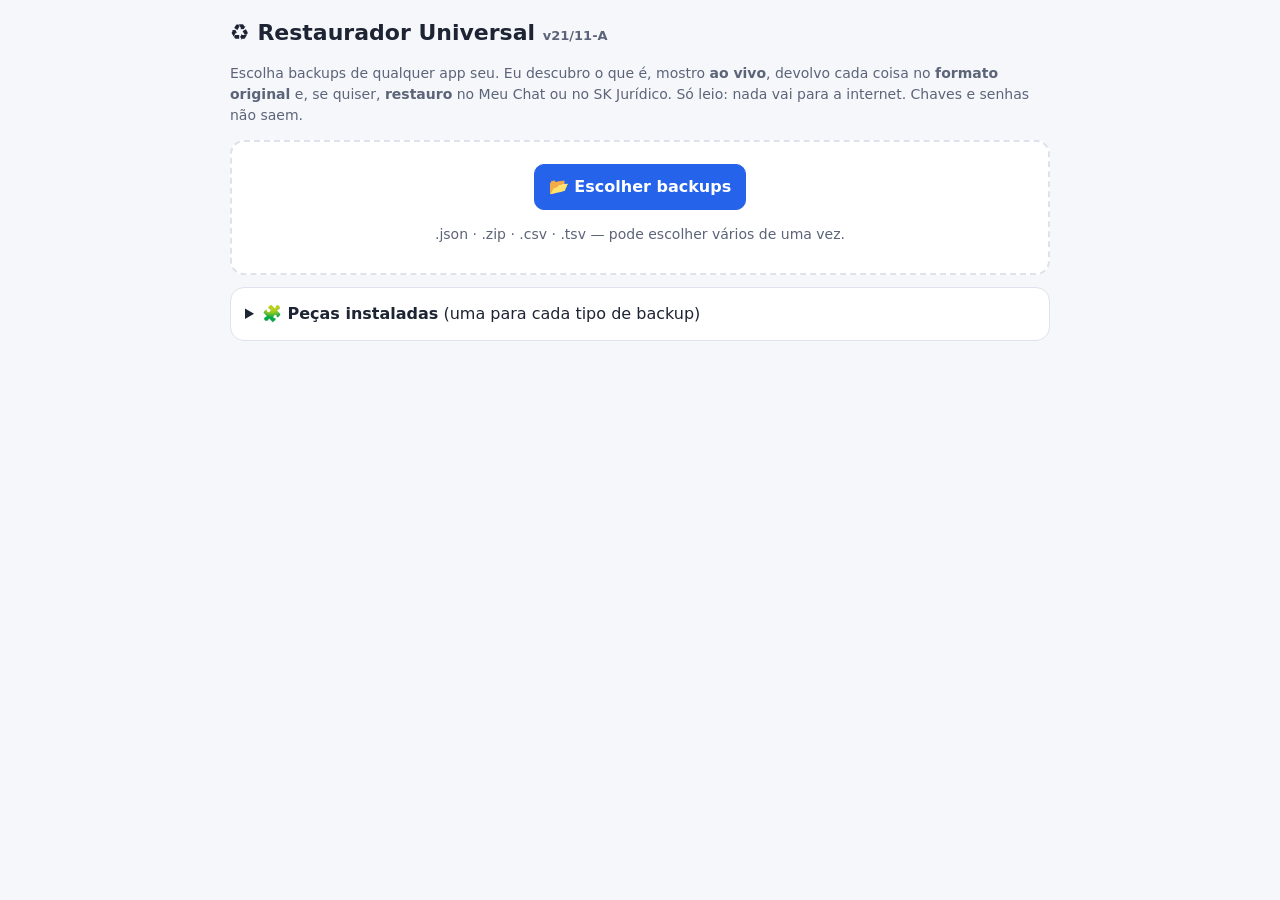
<file: app/ferramentas/desmontador-backup.html>
<!doctype html>
<html lang="pt-BR">
<head>
<meta charset="utf-8">
<meta name="viewport" content="width=device-width, initial-scale=1">
<title>Restaurador Universal</title>
<!-- ♻️ RESTAURADOR UNIVERSAL DE BACKUPS (21/11) — projeto modular: cada tipo de backup é uma PEÇA em js/pecas/.
     📥 importar → 👁 ver ao vivo → ♻️ restaurar no Meu Chat / SK Jurídico → ⬇ baixar no formato original.
     Juntou o que os códigos do Claude 4.6 faziam (organizador dos projetos da Replit e leitor do AI Code Studio)
     com o Reconhecer dos seus apps. Só lê os arquivos: nada vai para a internet. Chaves e senhas não saem. -->
<style>
/* 23/11: SEM "ESTICAR IGUAL CHICLETE" — o Android estica a tela quando passa da ponta (e às vezes trava esticado). Isto desliga em tudo. */
html, body, * { overscroll-behavior: none; }

:root { --bg:#0f172a; --bg2:#16213a; --tx:#e6edf8; --mu:#9fb0cc; --li:#2b3a5c; --pri:#3b82f6; --ok:#34d399; --er:#f87171; }
@media (prefers-color-scheme: light) { :root { --bg:#f6f7fb; --bg2:#fff; --tx:#1d2433; --mu:#5b6478; --li:#dde2ec; --pri:#2563eb; --ok:#0f7a52; --er:#b42318; } }
* { box-sizing:border-box; }
body { margin:0; background:var(--bg); color:var(--tx); font:16px/1.5 system-ui, sans-serif; padding:16px; }
.c { max-width:820px; margin:0 auto; }
h1 { font-size:22px; margin:0 0 4px; } h2 { font-size:18px; margin:0 0 8px; }
.cartao { background:var(--bg2); border:1px solid var(--li); border-radius:14px; padding:14px; margin:12px 0; }
.mut { color:var(--mu); font-size:14px; }
button { background:var(--bg); color:var(--tx); border:1px solid var(--li); border-radius:10px; padding:10px 14px; font:inherit; cursor:pointer; min-height:44px; }
button.p { background:var(--pri); border-color:var(--pri); color:#fff; font-weight:600; }
.linha { display:flex; flex-wrap:wrap; gap:8px; align-items:center; margin:8px 0; }
.res { border-bottom:1px solid var(--li); padding-bottom:8px; margin-bottom:8px; }
.grupo summary { cursor:pointer; font-weight:600; padding:8px 0; }
.arq { display:flex; gap:6px; align-items:center; border-bottom:1px solid var(--li); padding:4px 0; }
.arq .nome { flex:1; text-align:left; border:0; background:none; min-width:0; word-break:break-all; font-size:14px; padding:8px 4px; }
.arq button:last-child { min-height:38px; padding:6px 12px; }
.ver pre { white-space:pre-wrap; word-break:break-word; max-height:55vh; overflow:auto; font-size:12px; background:var(--bg); border:1px solid var(--li); border-radius:8px; padding:10px; }
iframe.viva { width:100%; height:55vh; border:1px solid var(--li); border-radius:8px; background:#fff; }
.cheia { position:fixed; inset:0; z-index:50; background:var(--bg); display:flex; flex-direction:column; padding:8px; }
.cheia iframe { flex:1; width:100%; border:0; background:#fff; border-radius:8px; }
#solta { border:2px dashed var(--li); text-align:center; }
#solta.em-cima { border-color:var(--pri); }
.ok { color:var(--ok); } .er { color:var(--er); }
.aviso { position:fixed; left:50%; bottom:20px; transform:translateX(-50%); background:var(--bg2); border:1px solid var(--li); border-radius:12px; padding:10px 16px; z-index:60; max-width:90vw; }
</style>
</head>
<body>
<div class="c">
  <h1>♻️ Restaurador Universal <span class="mut" style="font-size:13px">v21/11-A</span></h1>
  <p class="mut">Escolha backups de qualquer app seu. Eu descubro o que é, mostro <b>ao vivo</b>, devolvo cada coisa no <b>formato original</b> e, se quiser, <b>restauro</b> no Meu Chat ou no SK Jurídico. Só leio: nada vai para a internet. Chaves e senhas não saem.</p>
  <div class="cartao" id="solta">
    <div class="linha" style="justify-content:center"><button class="p" id="b-esc">📂 Escolher backups</button></div>
    <input type="file" id="arq" multiple accept=".json,.zip,.csv,.tsv,.txt" hidden>
    <p class="mut">.json · .zip · .csv · .tsv — pode escolher vários de uma vez.</p>
  </div>
  <div id="saida"></div>
  <details class="cartao"><summary><b>🧩 Peças instaladas</b> (uma para cada tipo de backup)</summary><ul id="pecas"></ul>
    <p class="mut">Tipo novo de backup? Cria-se uma peça nova em <code>js/pecas/</code> e pronto — o resto não muda.</p></details>
</div>
<script>/* js/lib/jszip.min.js */
/*!

JSZip v3.10.1 - A JavaScript class for generating and reading zip files
<http://stuartk.com/jszip>

(c) 2009-2016 Stuart Knightley <stuart [at] stuartk.com>
Dual licenced under the MIT license or GPLv3. See https://raw.github.com/Stuk/jszip/main/LICENSE.markdown.

JSZip uses the library pako released under the MIT license :
https://github.com/nodeca/pako/blob/main/LICENSE
*/

!function(e){if("object"==typeof exports&&"undefined"!=typeof module)module.exports=e();else if("function"==typeof define&&define.amd)define([],e);else{("undefined"!=typeof window?window:"undefined"!=typeof global?global:"undefined"!=typeof self?self:this).JSZip=e()}}(function(){return function s(a,o,h){function u(r,e){if(!o[r]){if(!a[r]){var t="function"==typeof require&&require;if(!e&&t)return t(r,!0);if(l)return l(r,!0);var n=new Error("Cannot find module '"+r+"'");throw n.code="MODULE_NOT_FOUND",n}var i=o[r]={exports:{}};a[r][0].call(i.exports,function(e){var t=a[r][1][e];return u(t||e)},i,i.exports,s,a,o,h)}return o[r].exports}for(var l="function"==typeof require&&require,e=0;e<h.length;e++)u(h[e]);return u}({1:[function(e,t,r){"use strict";var d=e("./utils"),c=e("./support"),p="ABCDEFGHIJKLMNOPQRSTUVWXYZabcdefghijklmnopqrstuvwxyz0123456789+/=";r.encode=function(e){for(var t,r,n,i,s,a,o,h=[],u=0,l=e.length,f=l,c="string"!==d.getTypeOf(e);u<e.length;)f=l-u,n=c?(t=e[u++],r=u<l?e[u++]:0,u<l?e[u++]:0):(t=e.charCodeAt(u++),r=u<l?e.charCodeAt(u++):0,u<l?e.charCodeAt(u++):0),i=t>>2,s=(3&t)<<4|r>>4,a=1<f?(15&r)<<2|n>>6:64,o=2<f?63&n:64,h.push(p.charAt(i)+p.charAt(s)+p.charAt(a)+p.charAt(o));return h.join("")},r.decode=function(e){var t,r,n,i,s,a,o=0,h=0,u="data:";if(e.substr(0,u.length)===u)throw new Error("Invalid base64 input, it looks like a data url.");var l,f=3*(e=e.replace(/[^A-Za-z0-9+/=]/g,"")).length/4;if(e.charAt(e.length-1)===p.charAt(64)&&f--,e.charAt(e.length-2)===p.charAt(64)&&f--,f%1!=0)throw new Error("Invalid base64 input, bad content length.");for(l=c.uint8array?new Uint8Array(0|f):new Array(0|f);o<e.length;)t=p.indexOf(e.charAt(o++))<<2|(i=p.indexOf(e.charAt(o++)))>>4,r=(15&i)<<4|(s=p.indexOf(e.charAt(o++)))>>2,n=(3&s)<<6|(a=p.indexOf(e.charAt(o++))),l[h++]=t,64!==s&&(l[h++]=r),64!==a&&(l[h++]=n);return l}},{"./support":30,"./utils":32}],2:[function(e,t,r){"use strict";var n=e("./external"),i=e("./stream/DataWorker"),s=e("./stream/Crc32Probe"),a=e("./stream/DataLengthProbe");function o(e,t,r,n,i){this.compressedSize=e,this.uncompressedSize=t,this.crc32=r,this.compression=n,this.compressedContent=i}o.prototype={getContentWorker:function(){var e=new i(n.Promise.resolve(this.compressedContent)).pipe(this.compression.uncompressWorker()).pipe(new a("data_length")),t=this;return e.on("end",function(){if(this.streamInfo.data_length!==t.uncompressedSize)throw new Error("Bug : uncompressed data size mismatch")}),e},getCompressedWorker:function(){return new i(n.Promise.resolve(this.compressedContent)).withStreamInfo("compressedSize",this.compressedSize).withStreamInfo("uncompressedSize",this.uncompressedSize).withStreamInfo("crc32",this.crc32).withStreamInfo("compression",this.compression)}},o.createWorkerFrom=function(e,t,r){return e.pipe(new s).pipe(new a("uncompressedSize")).pipe(t.compressWorker(r)).pipe(new a("compressedSize")).withStreamInfo("compression",t)},t.exports=o},{"./external":6,"./stream/Crc32Probe":25,"./stream/DataLengthProbe":26,"./stream/DataWorker":27}],3:[function(e,t,r){"use strict";var n=e("./stream/GenericWorker");r.STORE={magic:"\0\0",compressWorker:function(){return new n("STORE compression")},uncompressWorker:function(){return new n("STORE decompression")}},r.DEFLATE=e("./flate")},{"./flate":7,"./stream/GenericWorker":28}],4:[function(e,t,r){"use strict";var n=e("./utils");var o=function(){for(var e,t=[],r=0;r<256;r++){e=r;for(var n=0;n<8;n++)e=1&e?3988292384^e>>>1:e>>>1;t[r]=e}return t}();t.exports=function(e,t){return void 0!==e&&e.length?"string"!==n.getTypeOf(e)?function(e,t,r,n){var i=o,s=n+r;e^=-1;for(var a=n;a<s;a++)e=e>>>8^i[255&(e^t[a])];return-1^e}(0|t,e,e.length,0):function(e,t,r,n){var i=o,s=n+r;e^=-1;for(var a=n;a<s;a++)e=e>>>8^i[255&(e^t.charCodeAt(a))];return-1^e}(0|t,e,e.length,0):0}},{"./utils":32}],5:[function(e,t,r){"use strict";r.base64=!1,r.binary=!1,r.dir=!1,r.createFolders=!0,r.date=null,r.compression=null,r.compressionOptions=null,r.comment=null,r.unixPermissions=null,r.dosPermissions=null},{}],6:[function(e,t,r){"use strict";var n=null;n="undefined"!=typeof Promise?Promise:e("lie"),t.exports={Promise:n}},{lie:37}],7:[function(e,t,r){"use strict";var n="undefined"!=typeof Uint8Array&&"undefined"!=typeof Uint16Array&&"undefined"!=typeof Uint32Array,i=e("pako"),s=e("./utils"),a=e("./stream/GenericWorker"),o=n?"uint8array":"array";function h(e,t){a.call(this,"FlateWorker/"+e),this._pako=null,this._pakoAction=e,this._pakoOptions=t,this.meta={}}r.magic="\b\0",s.inherits(h,a),h.prototype.processChunk=function(e){this.meta=e.meta,null===this._pako&&this._createPako(),this._pako.push(s.transformTo(o,e.data),!1)},h.prototype.flush=function(){a.prototype.flush.call(this),null===this._pako&&this._createPako(),this._pako.push([],!0)},h.prototype.cleanUp=function(){a.prototype.cleanUp.call(this),this._pako=null},h.prototype._createPako=function(){this._pako=new i[this._pakoAction]({raw:!0,level:this._pakoOptions.level||-1});var t=this;this._pako.onData=function(e){t.push({data:e,meta:t.meta})}},r.compressWorker=function(e){return new h("Deflate",e)},r.uncompressWorker=function(){return new h("Inflate",{})}},{"./stream/GenericWorker":28,"./utils":32,pako:38}],8:[function(e,t,r){"use strict";function A(e,t){var r,n="";for(r=0;r<t;r++)n+=String.fromCharCode(255&e),e>>>=8;return n}function n(e,t,r,n,i,s){var a,o,h=e.file,u=e.compression,l=s!==O.utf8encode,f=I.transformTo("string",s(h.name)),c=I.transformTo("string",O.utf8encode(h.name)),d=h.comment,p=I.transformTo("string",s(d)),m=I.transformTo("string",O.utf8encode(d)),_=c.length!==h.name.length,g=m.length!==d.length,b="",v="",y="",w=h.dir,k=h.date,x={crc32:0,compressedSize:0,uncompressedSize:0};t&&!r||(x.crc32=e.crc32,x.compressedSize=e.compressedSize,x.uncompressedSize=e.uncompressedSize);var S=0;t&&(S|=8),l||!_&&!g||(S|=2048);var z=0,C=0;w&&(z|=16),"UNIX"===i?(C=798,z|=function(e,t){var r=e;return e||(r=t?16893:33204),(65535&r)<<16}(h.unixPermissions,w)):(C=20,z|=function(e){return 63&(e||0)}(h.dosPermissions)),a=k.getUTCHours(),a<<=6,a|=k.getUTCMinutes(),a<<=5,a|=k.getUTCSeconds()/2,o=k.getUTCFullYear()-1980,o<<=4,o|=k.getUTCMonth()+1,o<<=5,o|=k.getUTCDate(),_&&(v=A(1,1)+A(B(f),4)+c,b+="up"+A(v.length,2)+v),g&&(y=A(1,1)+A(B(p),4)+m,b+="uc"+A(y.length,2)+y);var E="";return E+="\n\0",E+=A(S,2),E+=u.magic,E+=A(a,2),E+=A(o,2),E+=A(x.crc32,4),E+=A(x.compressedSize,4),E+=A(x.uncompressedSize,4),E+=A(f.length,2),E+=A(b.length,2),{fileRecord:R.LOCAL_FILE_HEADER+E+f+b,dirRecord:R.CENTRAL_FILE_HEADER+A(C,2)+E+A(p.length,2)+"\0\0\0\0"+A(z,4)+A(n,4)+f+b+p}}var I=e("../utils"),i=e("../stream/GenericWorker"),O=e("../utf8"),B=e("../crc32"),R=e("../signature");function s(e,t,r,n){i.call(this,"ZipFileWorker"),this.bytesWritten=0,this.zipComment=t,this.zipPlatform=r,this.encodeFileName=n,this.streamFiles=e,this.accumulate=!1,this.contentBuffer=[],this.dirRecords=[],this.currentSourceOffset=0,this.entriesCount=0,this.currentFile=null,this._sources=[]}I.inherits(s,i),s.prototype.push=function(e){var t=e.meta.percent||0,r=this.entriesCount,n=this._sources.length;this.accumulate?this.contentBuffer.push(e):(this.bytesWritten+=e.data.length,i.prototype.push.call(this,{data:e.data,meta:{currentFile:this.currentFile,percent:r?(t+100*(r-n-1))/r:100}}))},s.prototype.openedSource=function(e){this.currentSourceOffset=this.bytesWritten,this.currentFile=e.file.name;var t=this.streamFiles&&!e.file.dir;if(t){var r=n(e,t,!1,this.currentSourceOffset,this.zipPlatform,this.encodeFileName);this.push({data:r.fileRecord,meta:{percent:0}})}else this.accumulate=!0},s.prototype.closedSource=function(e){this.accumulate=!1;var t=this.streamFiles&&!e.file.dir,r=n(e,t,!0,this.currentSourceOffset,this.zipPlatform,this.encodeFileName);if(this.dirRecords.push(r.dirRecord),t)this.push({data:function(e){return R.DATA_DESCRIPTOR+A(e.crc32,4)+A(e.compressedSize,4)+A(e.uncompressedSize,4)}(e),meta:{percent:100}});else for(this.push({data:r.fileRecord,meta:{percent:0}});this.contentBuffer.length;)this.push(this.contentBuffer.shift());this.currentFile=null},s.prototype.flush=function(){for(var e=this.bytesWritten,t=0;t<this.dirRecords.length;t++)this.push({data:this.dirRecords[t],meta:{percent:100}});var r=this.bytesWritten-e,n=function(e,t,r,n,i){var s=I.transformTo("string",i(n));return R.CENTRAL_DIRECTORY_END+"\0\0\0\0"+A(e,2)+A(e,2)+A(t,4)+A(r,4)+A(s.length,2)+s}(this.dirRecords.length,r,e,this.zipComment,this.encodeFileName);this.push({data:n,meta:{percent:100}})},s.prototype.prepareNextSource=function(){this.previous=this._sources.shift(),this.openedSource(this.previous.streamInfo),this.isPaused?this.previous.pause():this.previous.resume()},s.prototype.registerPrevious=function(e){this._sources.push(e);var t=this;return e.on("data",function(e){t.processChunk(e)}),e.on("end",function(){t.closedSource(t.previous.streamInfo),t._sources.length?t.prepareNextSource():t.end()}),e.on("error",function(e){t.error(e)}),this},s.prototype.resume=function(){return!!i.prototype.resume.call(this)&&(!this.previous&&this._sources.length?(this.prepareNextSource(),!0):this.previous||this._sources.length||this.generatedError?void 0:(this.end(),!0))},s.prototype.error=function(e){var t=this._sources;if(!i.prototype.error.call(this,e))return!1;for(var r=0;r<t.length;r++)try{t[r].error(e)}catch(e){}return!0},s.prototype.lock=function(){i.prototype.lock.call(this);for(var e=this._sources,t=0;t<e.length;t++)e[t].lock()},t.exports=s},{"../crc32":4,"../signature":23,"../stream/GenericWorker":28,"../utf8":31,"../utils":32}],9:[function(e,t,r){"use strict";var u=e("../compressions"),n=e("./ZipFileWorker");r.generateWorker=function(e,a,t){var o=new n(a.streamFiles,t,a.platform,a.encodeFileName),h=0;try{e.forEach(function(e,t){h++;var r=function(e,t){var r=e||t,n=u[r];if(!n)throw new Error(r+" is not a valid compression method !");return n}(t.options.compression,a.compression),n=t.options.compressionOptions||a.compressionOptions||{},i=t.dir,s=t.date;t._compressWorker(r,n).withStreamInfo("file",{name:e,dir:i,date:s,comment:t.comment||"",unixPermissions:t.unixPermissions,dosPermissions:t.dosPermissions}).pipe(o)}),o.entriesCount=h}catch(e){o.error(e)}return o}},{"../compressions":3,"./ZipFileWorker":8}],10:[function(e,t,r){"use strict";function n(){if(!(this instanceof n))return new n;if(arguments.length)throw new Error("The constructor with parameters has been removed in JSZip 3.0, please check the upgrade guide.");this.files=Object.create(null),this.comment=null,this.root="",this.clone=function(){var e=new n;for(var t in this)"function"!=typeof this[t]&&(e[t]=this[t]);return e}}(n.prototype=e("./object")).loadAsync=e("./load"),n.support=e("./support"),n.defaults=e("./defaults"),n.version="3.10.1",n.loadAsync=function(e,t){return(new n).loadAsync(e,t)},n.external=e("./external"),t.exports=n},{"./defaults":5,"./external":6,"./load":11,"./object":15,"./support":30}],11:[function(e,t,r){"use strict";var u=e("./utils"),i=e("./external"),n=e("./utf8"),s=e("./zipEntries"),a=e("./stream/Crc32Probe"),l=e("./nodejsUtils");function f(n){return new i.Promise(function(e,t){var r=n.decompressed.getContentWorker().pipe(new a);r.on("error",function(e){t(e)}).on("end",function(){r.streamInfo.crc32!==n.decompressed.crc32?t(new Error("Corrupted zip : CRC32 mismatch")):e()}).resume()})}t.exports=function(e,o){var h=this;return o=u.extend(o||{},{base64:!1,checkCRC32:!1,optimizedBinaryString:!1,createFolders:!1,decodeFileName:n.utf8decode}),l.isNode&&l.isStream(e)?i.Promise.reject(new Error("JSZip can't accept a stream when loading a zip file.")):u.prepareContent("the loaded zip file",e,!0,o.optimizedBinaryString,o.base64).then(function(e){var t=new s(o);return t.load(e),t}).then(function(e){var t=[i.Promise.resolve(e)],r=e.files;if(o.checkCRC32)for(var n=0;n<r.length;n++)t.push(f(r[n]));return i.Promise.all(t)}).then(function(e){for(var t=e.shift(),r=t.files,n=0;n<r.length;n++){var i=r[n],s=i.fileNameStr,a=u.resolve(i.fileNameStr);h.file(a,i.decompressed,{binary:!0,optimizedBinaryString:!0,date:i.date,dir:i.dir,comment:i.fileCommentStr.length?i.fileCommentStr:null,unixPermissions:i.unixPermissions,dosPermissions:i.dosPermissions,createFolders:o.createFolders}),i.dir||(h.file(a).unsafeOriginalName=s)}return t.zipComment.length&&(h.comment=t.zipComment),h})}},{"./external":6,"./nodejsUtils":14,"./stream/Crc32Probe":25,"./utf8":31,"./utils":32,"./zipEntries":33}],12:[function(e,t,r){"use strict";var n=e("../utils"),i=e("../stream/GenericWorker");function s(e,t){i.call(this,"Nodejs stream input adapter for "+e),this._upstreamEnded=!1,this._bindStream(t)}n.inherits(s,i),s.prototype._bindStream=function(e){var t=this;(this._stream=e).pause(),e.on("data",function(e){t.push({data:e,meta:{percent:0}})}).on("error",function(e){t.isPaused?this.generatedError=e:t.error(e)}).on("end",function(){t.isPaused?t._upstreamEnded=!0:t.end()})},s.prototype.pause=function(){return!!i.prototype.pause.call(this)&&(this._stream.pause(),!0)},s.prototype.resume=function(){return!!i.prototype.resume.call(this)&&(this._upstreamEnded?this.end():this._stream.resume(),!0)},t.exports=s},{"../stream/GenericWorker":28,"../utils":32}],13:[function(e,t,r){"use strict";var i=e("readable-stream").Readable;function n(e,t,r){i.call(this,t),this._helper=e;var n=this;e.on("data",function(e,t){n.push(e)||n._helper.pause(),r&&r(t)}).on("error",function(e){n.emit("error",e)}).on("end",function(){n.push(null)})}e("../utils").inherits(n,i),n.prototype._read=function(){this._helper.resume()},t.exports=n},{"../utils":32,"readable-stream":16}],14:[function(e,t,r){"use strict";t.exports={isNode:"undefined"!=typeof Buffer,newBufferFrom:function(e,t){if(Buffer.from&&Buffer.from!==Uint8Array.from)return Buffer.from(e,t);if("number"==typeof e)throw new Error('The "data" argument must not be a number');return new Buffer(e,t)},allocBuffer:function(e){if(Buffer.alloc)return Buffer.alloc(e);var t=new Buffer(e);return t.fill(0),t},isBuffer:function(e){return Buffer.isBuffer(e)},isStream:function(e){return e&&"function"==typeof e.on&&"function"==typeof e.pause&&"function"==typeof e.resume}}},{}],15:[function(e,t,r){"use strict";function s(e,t,r){var n,i=u.getTypeOf(t),s=u.extend(r||{},f);s.date=s.date||new Date,null!==s.compression&&(s.compression=s.compression.toUpperCase()),"string"==typeof s.unixPermissions&&(s.unixPermissions=parseInt(s.unixPermissions,8)),s.unixPermissions&&16384&s.unixPermissions&&(s.dir=!0),s.dosPermissions&&16&s.dosPermissions&&(s.dir=!0),s.dir&&(e=g(e)),s.createFolders&&(n=_(e))&&b.call(this,n,!0);var a="string"===i&&!1===s.binary&&!1===s.base64;r&&void 0!==r.binary||(s.binary=!a),(t instanceof c&&0===t.uncompressedSize||s.dir||!t||0===t.length)&&(s.base64=!1,s.binary=!0,t="",s.compression="STORE",i="string");var o=null;o=t instanceof c||t instanceof l?t:p.isNode&&p.isStream(t)?new m(e,t):u.prepareContent(e,t,s.binary,s.optimizedBinaryString,s.base64);var h=new d(e,o,s);this.files[e]=h}var i=e("./utf8"),u=e("./utils"),l=e("./stream/GenericWorker"),a=e("./stream/StreamHelper"),f=e("./defaults"),c=e("./compressedObject"),d=e("./zipObject"),o=e("./generate"),p=e("./nodejsUtils"),m=e("./nodejs/NodejsStreamInputAdapter"),_=function(e){"/"===e.slice(-1)&&(e=e.substring(0,e.length-1));var t=e.lastIndexOf("/");return 0<t?e.substring(0,t):""},g=function(e){return"/"!==e.slice(-1)&&(e+="/"),e},b=function(e,t){return t=void 0!==t?t:f.createFolders,e=g(e),this.files[e]||s.call(this,e,null,{dir:!0,createFolders:t}),this.files[e]};function h(e){return"[object RegExp]"===Object.prototype.toString.call(e)}var n={load:function(){throw new Error("This method has been removed in JSZip 3.0, please check the upgrade guide.")},forEach:function(e){var t,r,n;for(t in this.files)n=this.files[t],(r=t.slice(this.root.length,t.length))&&t.slice(0,this.root.length)===this.root&&e(r,n)},filter:function(r){var n=[];return this.forEach(function(e,t){r(e,t)&&n.push(t)}),n},file:function(e,t,r){if(1!==arguments.length)return e=this.root+e,s.call(this,e,t,r),this;if(h(e)){var n=e;return this.filter(function(e,t){return!t.dir&&n.test(e)})}var i=this.files[this.root+e];return i&&!i.dir?i:null},folder:function(r){if(!r)return this;if(h(r))return this.filter(function(e,t){return t.dir&&r.test(e)});var e=this.root+r,t=b.call(this,e),n=this.clone();return n.root=t.name,n},remove:function(r){r=this.root+r;var e=this.files[r];if(e||("/"!==r.slice(-1)&&(r+="/"),e=this.files[r]),e&&!e.dir)delete this.files[r];else for(var t=this.filter(function(e,t){return t.name.slice(0,r.length)===r}),n=0;n<t.length;n++)delete this.files[t[n].name];return this},generate:function(){throw new Error("This method has been removed in JSZip 3.0, please check the upgrade guide.")},generateInternalStream:function(e){var t,r={};try{if((r=u.extend(e||{},{streamFiles:!1,compression:"STORE",compressionOptions:null,type:"",platform:"DOS",comment:null,mimeType:"application/zip",encodeFileName:i.utf8encode})).type=r.type.toLowerCase(),r.compression=r.compression.toUpperCase(),"binarystring"===r.type&&(r.type="string"),!r.type)throw new Error("No output type specified.");u.checkSupport(r.type),"darwin"!==r.platform&&"freebsd"!==r.platform&&"linux"!==r.platform&&"sunos"!==r.platform||(r.platform="UNIX"),"win32"===r.platform&&(r.platform="DOS");var n=r.comment||this.comment||"";t=o.generateWorker(this,r,n)}catch(e){(t=new l("error")).error(e)}return new a(t,r.type||"string",r.mimeType)},generateAsync:function(e,t){return this.generateInternalStream(e).accumulate(t)},generateNodeStream:function(e,t){return(e=e||{}).type||(e.type="nodebuffer"),this.generateInternalStream(e).toNodejsStream(t)}};t.exports=n},{"./compressedObject":2,"./defaults":5,"./generate":9,"./nodejs/NodejsStreamInputAdapter":12,"./nodejsUtils":14,"./stream/GenericWorker":28,"./stream/StreamHelper":29,"./utf8":31,"./utils":32,"./zipObject":35}],16:[function(e,t,r){"use strict";t.exports=e("stream")},{stream:void 0}],17:[function(e,t,r){"use strict";var n=e("./DataReader");function i(e){n.call(this,e);for(var t=0;t<this.data.length;t++)e[t]=255&e[t]}e("../utils").inherits(i,n),i.prototype.byteAt=function(e){return this.data[this.zero+e]},i.prototype.lastIndexOfSignature=function(e){for(var t=e.charCodeAt(0),r=e.charCodeAt(1),n=e.charCodeAt(2),i=e.charCodeAt(3),s=this.length-4;0<=s;--s)if(this.data[s]===t&&this.data[s+1]===r&&this.data[s+2]===n&&this.data[s+3]===i)return s-this.zero;return-1},i.prototype.readAndCheckSignature=function(e){var t=e.charCodeAt(0),r=e.charCodeAt(1),n=e.charCodeAt(2),i=e.charCodeAt(3),s=this.readData(4);return t===s[0]&&r===s[1]&&n===s[2]&&i===s[3]},i.prototype.readData=function(e){if(this.checkOffset(e),0===e)return[];var t=this.data.slice(this.zero+this.index,this.zero+this.index+e);return this.index+=e,t},t.exports=i},{"../utils":32,"./DataReader":18}],18:[function(e,t,r){"use strict";var n=e("../utils");function i(e){this.data=e,this.length=e.length,this.index=0,this.zero=0}i.prototype={checkOffset:function(e){this.checkIndex(this.index+e)},checkIndex:function(e){if(this.length<this.zero+e||e<0)throw new Error("End of data reached (data length = "+this.length+", asked index = "+e+"). Corrupted zip ?")},setIndex:function(e){this.checkIndex(e),this.index=e},skip:function(e){this.setIndex(this.index+e)},byteAt:function(){},readInt:function(e){var t,r=0;for(this.checkOffset(e),t=this.index+e-1;t>=this.index;t--)r=(r<<8)+this.byteAt(t);return this.index+=e,r},readString:function(e){return n.transformTo("string",this.readData(e))},readData:function(){},lastIndexOfSignature:function(){},readAndCheckSignature:function(){},readDate:function(){var e=this.readInt(4);return new Date(Date.UTC(1980+(e>>25&127),(e>>21&15)-1,e>>16&31,e>>11&31,e>>5&63,(31&e)<<1))}},t.exports=i},{"../utils":32}],19:[function(e,t,r){"use strict";var n=e("./Uint8ArrayReader");function i(e){n.call(this,e)}e("../utils").inherits(i,n),i.prototype.readData=function(e){this.checkOffset(e);var t=this.data.slice(this.zero+this.index,this.zero+this.index+e);return this.index+=e,t},t.exports=i},{"../utils":32,"./Uint8ArrayReader":21}],20:[function(e,t,r){"use strict";var n=e("./DataReader");function i(e){n.call(this,e)}e("../utils").inherits(i,n),i.prototype.byteAt=function(e){return this.data.charCodeAt(this.zero+e)},i.prototype.lastIndexOfSignature=function(e){return this.data.lastIndexOf(e)-this.zero},i.prototype.readAndCheckSignature=function(e){return e===this.readData(4)},i.prototype.readData=function(e){this.checkOffset(e);var t=this.data.slice(this.zero+this.index,this.zero+this.index+e);return this.index+=e,t},t.exports=i},{"../utils":32,"./DataReader":18}],21:[function(e,t,r){"use strict";var n=e("./ArrayReader");function i(e){n.call(this,e)}e("../utils").inherits(i,n),i.prototype.readData=function(e){if(this.checkOffset(e),0===e)return new Uint8Array(0);var t=this.data.subarray(this.zero+this.index,this.zero+this.index+e);return this.index+=e,t},t.exports=i},{"../utils":32,"./ArrayReader":17}],22:[function(e,t,r){"use strict";var n=e("../utils"),i=e("../support"),s=e("./ArrayReader"),a=e("./StringReader"),o=e("./NodeBufferReader"),h=e("./Uint8ArrayReader");t.exports=function(e){var t=n.getTypeOf(e);return n.checkSupport(t),"string"!==t||i.uint8array?"nodebuffer"===t?new o(e):i.uint8array?new h(n.transformTo("uint8array",e)):new s(n.transformTo("array",e)):new a(e)}},{"../support":30,"../utils":32,"./ArrayReader":17,"./NodeBufferReader":19,"./StringReader":20,"./Uint8ArrayReader":21}],23:[function(e,t,r){"use strict";r.LOCAL_FILE_HEADER="PK",r.CENTRAL_FILE_HEADER="PK",r.CENTRAL_DIRECTORY_END="PK",r.ZIP64_CENTRAL_DIRECTORY_LOCATOR="PK",r.ZIP64_CENTRAL_DIRECTORY_END="PK",r.DATA_DESCRIPTOR="PK\b"},{}],24:[function(e,t,r){"use strict";var n=e("./GenericWorker"),i=e("../utils");function s(e){n.call(this,"ConvertWorker to "+e),this.destType=e}i.inherits(s,n),s.prototype.processChunk=function(e){this.push({data:i.transformTo(this.destType,e.data),meta:e.meta})},t.exports=s},{"../utils":32,"./GenericWorker":28}],25:[function(e,t,r){"use strict";var n=e("./GenericWorker"),i=e("../crc32");function s(){n.call(this,"Crc32Probe"),this.withStreamInfo("crc32",0)}e("../utils").inherits(s,n),s.prototype.processChunk=function(e){this.streamInfo.crc32=i(e.data,this.streamInfo.crc32||0),this.push(e)},t.exports=s},{"../crc32":4,"../utils":32,"./GenericWorker":28}],26:[function(e,t,r){"use strict";var n=e("../utils"),i=e("./GenericWorker");function s(e){i.call(this,"DataLengthProbe for "+e),this.propName=e,this.withStreamInfo(e,0)}n.inherits(s,i),s.prototype.processChunk=function(e){if(e){var t=this.streamInfo[this.propName]||0;this.streamInfo[this.propName]=t+e.data.length}i.prototype.processChunk.call(this,e)},t.exports=s},{"../utils":32,"./GenericWorker":28}],27:[function(e,t,r){"use strict";var n=e("../utils"),i=e("./GenericWorker");function s(e){i.call(this,"DataWorker");var t=this;this.dataIsReady=!1,this.index=0,this.max=0,this.data=null,this.type="",this._tickScheduled=!1,e.then(function(e){t.dataIsReady=!0,t.data=e,t.max=e&&e.length||0,t.type=n.getTypeOf(e),t.isPaused||t._tickAndRepeat()},function(e){t.error(e)})}n.inherits(s,i),s.prototype.cleanUp=function(){i.prototype.cleanUp.call(this),this.data=null},s.prototype.resume=function(){return!!i.prototype.resume.call(this)&&(!this._tickScheduled&&this.dataIsReady&&(this._tickScheduled=!0,n.delay(this._tickAndRepeat,[],this)),!0)},s.prototype._tickAndRepeat=function(){this._tickScheduled=!1,this.isPaused||this.isFinished||(this._tick(),this.isFinished||(n.delay(this._tickAndRepeat,[],this),this._tickScheduled=!0))},s.prototype._tick=function(){if(this.isPaused||this.isFinished)return!1;var e=null,t=Math.min(this.max,this.index+16384);if(this.index>=this.max)return this.end();switch(this.type){case"string":e=this.data.substring(this.index,t);break;case"uint8array":e=this.data.subarray(this.index,t);break;case"array":case"nodebuffer":e=this.data.slice(this.index,t)}return this.index=t,this.push({data:e,meta:{percent:this.max?this.index/this.max*100:0}})},t.exports=s},{"../utils":32,"./GenericWorker":28}],28:[function(e,t,r){"use strict";function n(e){this.name=e||"default",this.streamInfo={},this.generatedError=null,this.extraStreamInfo={},this.isPaused=!0,this.isFinished=!1,this.isLocked=!1,this._listeners={data:[],end:[],error:[]},this.previous=null}n.prototype={push:function(e){this.emit("data",e)},end:function(){if(this.isFinished)return!1;this.flush();try{this.emit("end"),this.cleanUp(),this.isFinished=!0}catch(e){this.emit("error",e)}return!0},error:function(e){return!this.isFinished&&(this.isPaused?this.generatedError=e:(this.isFinished=!0,this.emit("error",e),this.previous&&this.previous.error(e),this.cleanUp()),!0)},on:function(e,t){return this._listeners[e].push(t),this},cleanUp:function(){this.streamInfo=this.generatedError=this.extraStreamInfo=null,this._listeners=[]},emit:function(e,t){if(this._listeners[e])for(var r=0;r<this._listeners[e].length;r++)this._listeners[e][r].call(this,t)},pipe:function(e){return e.registerPrevious(this)},registerPrevious:function(e){if(this.isLocked)throw new Error("The stream '"+this+"' has already been used.");this.streamInfo=e.streamInfo,this.mergeStreamInfo(),this.previous=e;var t=this;return e.on("data",function(e){t.processChunk(e)}),e.on("end",function(){t.end()}),e.on("error",function(e){t.error(e)}),this},pause:function(){return!this.isPaused&&!this.isFinished&&(this.isPaused=!0,this.previous&&this.previous.pause(),!0)},resume:function(){if(!this.isPaused||this.isFinished)return!1;var e=this.isPaused=!1;return this.generatedError&&(this.error(this.generatedError),e=!0),this.previous&&this.previous.resume(),!e},flush:function(){},processChunk:function(e){this.push(e)},withStreamInfo:function(e,t){return this.extraStreamInfo[e]=t,this.mergeStreamInfo(),this},mergeStreamInfo:function(){for(var e in this.extraStreamInfo)Object.prototype.hasOwnProperty.call(this.extraStreamInfo,e)&&(this.streamInfo[e]=this.extraStreamInfo[e])},lock:function(){if(this.isLocked)throw new Error("The stream '"+this+"' has already been used.");this.isLocked=!0,this.previous&&this.previous.lock()},toString:function(){var e="Worker "+this.name;return this.previous?this.previous+" -> "+e:e}},t.exports=n},{}],29:[function(e,t,r){"use strict";var h=e("../utils"),i=e("./ConvertWorker"),s=e("./GenericWorker"),u=e("../base64"),n=e("../support"),a=e("../external"),o=null;if(n.nodestream)try{o=e("../nodejs/NodejsStreamOutputAdapter")}catch(e){}function l(e,o){return new a.Promise(function(t,r){var n=[],i=e._internalType,s=e._outputType,a=e._mimeType;e.on("data",function(e,t){n.push(e),o&&o(t)}).on("error",function(e){n=[],r(e)}).on("end",function(){try{var e=function(e,t,r){switch(e){case"blob":return h.newBlob(h.transformTo("arraybuffer",t),r);case"base64":return u.encode(t);default:return h.transformTo(e,t)}}(s,function(e,t){var r,n=0,i=null,s=0;for(r=0;r<t.length;r++)s+=t[r].length;switch(e){case"string":return t.join("");case"array":return Array.prototype.concat.apply([],t);case"uint8array":for(i=new Uint8Array(s),r=0;r<t.length;r++)i.set(t[r],n),n+=t[r].length;return i;case"nodebuffer":return Buffer.concat(t);default:throw new Error("concat : unsupported type '"+e+"'")}}(i,n),a);t(e)}catch(e){r(e)}n=[]}).resume()})}function f(e,t,r){var n=t;switch(t){case"blob":case"arraybuffer":n="uint8array";break;case"base64":n="string"}try{this._internalType=n,this._outputType=t,this._mimeType=r,h.checkSupport(n),this._worker=e.pipe(new i(n)),e.lock()}catch(e){this._worker=new s("error"),this._worker.error(e)}}f.prototype={accumulate:function(e){return l(this,e)},on:function(e,t){var r=this;return"data"===e?this._worker.on(e,function(e){t.call(r,e.data,e.meta)}):this._worker.on(e,function(){h.delay(t,arguments,r)}),this},resume:function(){return h.delay(this._worker.resume,[],this._worker),this},pause:function(){return this._worker.pause(),this},toNodejsStream:function(e){if(h.checkSupport("nodestream"),"nodebuffer"!==this._outputType)throw new Error(this._outputType+" is not supported by this method");return new o(this,{objectMode:"nodebuffer"!==this._outputType},e)}},t.exports=f},{"../base64":1,"../external":6,"../nodejs/NodejsStreamOutputAdapter":13,"../support":30,"../utils":32,"./ConvertWorker":24,"./GenericWorker":28}],30:[function(e,t,r){"use strict";if(r.base64=!0,r.array=!0,r.string=!0,r.arraybuffer="undefined"!=typeof ArrayBuffer&&"undefined"!=typeof Uint8Array,r.nodebuffer="undefined"!=typeof Buffer,r.uint8array="undefined"!=typeof Uint8Array,"undefined"==typeof ArrayBuffer)r.blob=!1;else{var n=new ArrayBuffer(0);try{r.blob=0===new Blob([n],{type:"application/zip"}).size}catch(e){try{var i=new(self.BlobBuilder||self.WebKitBlobBuilder||self.MozBlobBuilder||self.MSBlobBuilder);i.append(n),r.blob=0===i.getBlob("application/zip").size}catch(e){r.blob=!1}}}try{r.nodestream=!!e("readable-stream").Readable}catch(e){r.nodestream=!1}},{"readable-stream":16}],31:[function(e,t,s){"use strict";for(var o=e("./utils"),h=e("./support"),r=e("./nodejsUtils"),n=e("./stream/GenericWorker"),u=new Array(256),i=0;i<256;i++)u[i]=252<=i?6:248<=i?5:240<=i?4:224<=i?3:192<=i?2:1;u[254]=u[254]=1;function a(){n.call(this,"utf-8 decode"),this.leftOver=null}function l(){n.call(this,"utf-8 encode")}s.utf8encode=function(e){return h.nodebuffer?r.newBufferFrom(e,"utf-8"):function(e){var t,r,n,i,s,a=e.length,o=0;for(i=0;i<a;i++)55296==(64512&(r=e.charCodeAt(i)))&&i+1<a&&56320==(64512&(n=e.charCodeAt(i+1)))&&(r=65536+(r-55296<<10)+(n-56320),i++),o+=r<128?1:r<2048?2:r<65536?3:4;for(t=h.uint8array?new Uint8Array(o):new Array(o),i=s=0;s<o;i++)55296==(64512&(r=e.charCodeAt(i)))&&i+1<a&&56320==(64512&(n=e.charCodeAt(i+1)))&&(r=65536+(r-55296<<10)+(n-56320),i++),r<128?t[s++]=r:(r<2048?t[s++]=192|r>>>6:(r<65536?t[s++]=224|r>>>12:(t[s++]=240|r>>>18,t[s++]=128|r>>>12&63),t[s++]=128|r>>>6&63),t[s++]=128|63&r);return t}(e)},s.utf8decode=function(e){return h.nodebuffer?o.transformTo("nodebuffer",e).toString("utf-8"):function(e){var t,r,n,i,s=e.length,a=new Array(2*s);for(t=r=0;t<s;)if((n=e[t++])<128)a[r++]=n;else if(4<(i=u[n]))a[r++]=65533,t+=i-1;else{for(n&=2===i?31:3===i?15:7;1<i&&t<s;)n=n<<6|63&e[t++],i--;1<i?a[r++]=65533:n<65536?a[r++]=n:(n-=65536,a[r++]=55296|n>>10&1023,a[r++]=56320|1023&n)}return a.length!==r&&(a.subarray?a=a.subarray(0,r):a.length=r),o.applyFromCharCode(a)}(e=o.transformTo(h.uint8array?"uint8array":"array",e))},o.inherits(a,n),a.prototype.processChunk=function(e){var t=o.transformTo(h.uint8array?"uint8array":"array",e.data);if(this.leftOver&&this.leftOver.length){if(h.uint8array){var r=t;(t=new Uint8Array(r.length+this.leftOver.length)).set(this.leftOver,0),t.set(r,this.leftOver.length)}else t=this.leftOver.concat(t);this.leftOver=null}var n=function(e,t){var r;for((t=t||e.length)>e.length&&(t=e.length),r=t-1;0<=r&&128==(192&e[r]);)r--;return r<0?t:0===r?t:r+u[e[r]]>t?r:t}(t),i=t;n!==t.length&&(h.uint8array?(i=t.subarray(0,n),this.leftOver=t.subarray(n,t.length)):(i=t.slice(0,n),this.leftOver=t.slice(n,t.length))),this.push({data:s.utf8decode(i),meta:e.meta})},a.prototype.flush=function(){this.leftOver&&this.leftOver.length&&(this.push({data:s.utf8decode(this.leftOver),meta:{}}),this.leftOver=null)},s.Utf8DecodeWorker=a,o.inherits(l,n),l.prototype.processChunk=function(e){this.push({data:s.utf8encode(e.data),meta:e.meta})},s.Utf8EncodeWorker=l},{"./nodejsUtils":14,"./stream/GenericWorker":28,"./support":30,"./utils":32}],32:[function(e,t,a){"use strict";var o=e("./support"),h=e("./base64"),r=e("./nodejsUtils"),u=e("./external");function n(e){return e}function l(e,t){for(var r=0;r<e.length;++r)t[r]=255&e.charCodeAt(r);return t}e("setimmediate"),a.newBlob=function(t,r){a.checkSupport("blob");try{return new Blob([t],{type:r})}catch(e){try{var n=new(self.BlobBuilder||self.WebKitBlobBuilder||self.MozBlobBuilder||self.MSBlobBuilder);return n.append(t),n.getBlob(r)}catch(e){throw new Error("Bug : can't construct the Blob.")}}};var i={stringifyByChunk:function(e,t,r){var n=[],i=0,s=e.length;if(s<=r)return String.fromCharCode.apply(null,e);for(;i<s;)"array"===t||"nodebuffer"===t?n.push(String.fromCharCode.apply(null,e.slice(i,Math.min(i+r,s)))):n.push(String.fromCharCode.apply(null,e.subarray(i,Math.min(i+r,s)))),i+=r;return n.join("")},stringifyByChar:function(e){for(var t="",r=0;r<e.length;r++)t+=String.fromCharCode(e[r]);return t},applyCanBeUsed:{uint8array:function(){try{return o.uint8array&&1===String.fromCharCode.apply(null,new Uint8Array(1)).length}catch(e){return!1}}(),nodebuffer:function(){try{return o.nodebuffer&&1===String.fromCharCode.apply(null,r.allocBuffer(1)).length}catch(e){return!1}}()}};function s(e){var t=65536,r=a.getTypeOf(e),n=!0;if("uint8array"===r?n=i.applyCanBeUsed.uint8array:"nodebuffer"===r&&(n=i.applyCanBeUsed.nodebuffer),n)for(;1<t;)try{return i.stringifyByChunk(e,r,t)}catch(e){t=Math.floor(t/2)}return i.stringifyByChar(e)}function f(e,t){for(var r=0;r<e.length;r++)t[r]=e[r];return t}a.applyFromCharCode=s;var c={};c.string={string:n,array:function(e){return l(e,new Array(e.length))},arraybuffer:function(e){return c.string.uint8array(e).buffer},uint8array:function(e){return l(e,new Uint8Array(e.length))},nodebuffer:function(e){return l(e,r.allocBuffer(e.length))}},c.array={string:s,array:n,arraybuffer:function(e){return new Uint8Array(e).buffer},uint8array:function(e){return new Uint8Array(e)},nodebuffer:function(e){return r.newBufferFrom(e)}},c.arraybuffer={string:function(e){return s(new Uint8Array(e))},array:function(e){return f(new Uint8Array(e),new Array(e.byteLength))},arraybuffer:n,uint8array:function(e){return new Uint8Array(e)},nodebuffer:function(e){return r.newBufferFrom(new Uint8Array(e))}},c.uint8array={string:s,array:function(e){return f(e,new Array(e.length))},arraybuffer:function(e){return e.buffer},uint8array:n,nodebuffer:function(e){return r.newBufferFrom(e)}},c.nodebuffer={string:s,array:function(e){return f(e,new Array(e.length))},arraybuffer:function(e){return c.nodebuffer.uint8array(e).buffer},uint8array:function(e){return f(e,new Uint8Array(e.length))},nodebuffer:n},a.transformTo=function(e,t){if(t=t||"",!e)return t;a.checkSupport(e);var r=a.getTypeOf(t);return c[r][e](t)},a.resolve=function(e){for(var t=e.split("/"),r=[],n=0;n<t.length;n++){var i=t[n];"."===i||""===i&&0!==n&&n!==t.length-1||(".."===i?r.pop():r.push(i))}return r.join("/")},a.getTypeOf=function(e){return"string"==typeof e?"string":"[object Array]"===Object.prototype.toString.call(e)?"array":o.nodebuffer&&r.isBuffer(e)?"nodebuffer":o.uint8array&&e instanceof Uint8Array?"uint8array":o.arraybuffer&&e instanceof ArrayBuffer?"arraybuffer":void 0},a.checkSupport=function(e){if(!o[e.toLowerCase()])throw new Error(e+" is not supported by this platform")},a.MAX_VALUE_16BITS=65535,a.MAX_VALUE_32BITS=-1,a.pretty=function(e){var t,r,n="";for(r=0;r<(e||"").length;r++)n+="\\x"+((t=e.charCodeAt(r))<16?"0":"")+t.toString(16).toUpperCase();return n},a.delay=function(e,t,r){setImmediate(function(){e.apply(r||null,t||[])})},a.inherits=function(e,t){function r(){}r.prototype=t.prototype,e.prototype=new r},a.extend=function(){var e,t,r={};for(e=0;e<arguments.length;e++)for(t in arguments[e])Object.prototype.hasOwnProperty.call(arguments[e],t)&&void 0===r[t]&&(r[t]=arguments[e][t]);return r},a.prepareContent=function(r,e,n,i,s){return u.Promise.resolve(e).then(function(n){return o.blob&&(n instanceof Blob||-1!==["[object File]","[object Blob]"].indexOf(Object.prototype.toString.call(n)))&&"undefined"!=typeof FileReader?new u.Promise(function(t,r){var e=new FileReader;e.onload=function(e){t(e.target.result)},e.onerror=function(e){r(e.target.error)},e.readAsArrayBuffer(n)}):n}).then(function(e){var t=a.getTypeOf(e);return t?("arraybuffer"===t?e=a.transformTo("uint8array",e):"string"===t&&(s?e=h.decode(e):n&&!0!==i&&(e=function(e){return l(e,o.uint8array?new Uint8Array(e.length):new Array(e.length))}(e))),e):u.Promise.reject(new Error("Can't read the data of '"+r+"'. Is it in a supported JavaScript type (String, Blob, ArrayBuffer, etc) ?"))})}},{"./base64":1,"./external":6,"./nodejsUtils":14,"./support":30,setimmediate:54}],33:[function(e,t,r){"use strict";var n=e("./reader/readerFor"),i=e("./utils"),s=e("./signature"),a=e("./zipEntry"),o=e("./support");function h(e){this.files=[],this.loadOptions=e}h.prototype={checkSignature:function(e){if(!this.reader.readAndCheckSignature(e)){this.reader.index-=4;var t=this.reader.readString(4);throw new Error("Corrupted zip or bug: unexpected signature ("+i.pretty(t)+", expected "+i.pretty(e)+")")}},isSignature:function(e,t){var r=this.reader.index;this.reader.setIndex(e);var n=this.reader.readString(4)===t;return this.reader.setIndex(r),n},readBlockEndOfCentral:function(){this.diskNumber=this.reader.readInt(2),this.diskWithCentralDirStart=this.reader.readInt(2),this.centralDirRecordsOnThisDisk=this.reader.readInt(2),this.centralDirRecords=this.reader.readInt(2),this.centralDirSize=this.reader.readInt(4),this.centralDirOffset=this.reader.readInt(4),this.zipCommentLength=this.reader.readInt(2);var e=this.reader.readData(this.zipCommentLength),t=o.uint8array?"uint8array":"array",r=i.transformTo(t,e);this.zipComment=this.loadOptions.decodeFileName(r)},readBlockZip64EndOfCentral:function(){this.zip64EndOfCentralSize=this.reader.readInt(8),this.reader.skip(4),this.diskNumber=this.reader.readInt(4),this.diskWithCentralDirStart=this.reader.readInt(4),this.centralDirRecordsOnThisDisk=this.reader.readInt(8),this.centralDirRecords=this.reader.readInt(8),this.centralDirSize=this.reader.readInt(8),this.centralDirOffset=this.reader.readInt(8),this.zip64ExtensibleData={};for(var e,t,r,n=this.zip64EndOfCentralSize-44;0<n;)e=this.reader.readInt(2),t=this.reader.readInt(4),r=this.reader.readData(t),this.zip64ExtensibleData[e]={id:e,length:t,value:r}},readBlockZip64EndOfCentralLocator:function(){if(this.diskWithZip64CentralDirStart=this.reader.readInt(4),this.relativeOffsetEndOfZip64CentralDir=this.reader.readInt(8),this.disksCount=this.reader.readInt(4),1<this.disksCount)throw new Error("Multi-volumes zip are not supported")},readLocalFiles:function(){var e,t;for(e=0;e<this.files.length;e++)t=this.files[e],this.reader.setIndex(t.localHeaderOffset),this.checkSignature(s.LOCAL_FILE_HEADER),t.readLocalPart(this.reader),t.handleUTF8(),t.processAttributes()},readCentralDir:function(){var e;for(this.reader.setIndex(this.centralDirOffset);this.reader.readAndCheckSignature(s.CENTRAL_FILE_HEADER);)(e=new a({zip64:this.zip64},this.loadOptions)).readCentralPart(this.reader),this.files.push(e);if(this.centralDirRecords!==this.files.length&&0!==this.centralDirRecords&&0===this.files.length)throw new Error("Corrupted zip or bug: expected "+this.centralDirRecords+" records in central dir, got "+this.files.length)},readEndOfCentral:function(){var e=this.reader.lastIndexOfSignature(s.CENTRAL_DIRECTORY_END);if(e<0)throw!this.isSignature(0,s.LOCAL_FILE_HEADER)?new Error("Can't find end of central directory : is this a zip file ? If it is, see https://stuk.github.io/jszip/documentation/howto/read_zip.html"):new Error("Corrupted zip: can't find end of central directory");this.reader.setIndex(e);var t=e;if(this.checkSignature(s.CENTRAL_DIRECTORY_END),this.readBlockEndOfCentral(),this.diskNumber===i.MAX_VALUE_16BITS||this.diskWithCentralDirStart===i.MAX_VALUE_16BITS||this.centralDirRecordsOnThisDisk===i.MAX_VALUE_16BITS||this.centralDirRecords===i.MAX_VALUE_16BITS||this.centralDirSize===i.MAX_VALUE_32BITS||this.centralDirOffset===i.MAX_VALUE_32BITS){if(this.zip64=!0,(e=this.reader.lastIndexOfSignature(s.ZIP64_CENTRAL_DIRECTORY_LOCATOR))<0)throw new Error("Corrupted zip: can't find the ZIP64 end of central directory locator");if(this.reader.setIndex(e),this.checkSignature(s.ZIP64_CENTRAL_DIRECTORY_LOCATOR),this.readBlockZip64EndOfCentralLocator(),!this.isSignature(this.relativeOffsetEndOfZip64CentralDir,s.ZIP64_CENTRAL_DIRECTORY_END)&&(this.relativeOffsetEndOfZip64CentralDir=this.reader.lastIndexOfSignature(s.ZIP64_CENTRAL_DIRECTORY_END),this.relativeOffsetEndOfZip64CentralDir<0))throw new Error("Corrupted zip: can't find the ZIP64 end of central directory");this.reader.setIndex(this.relativeOffsetEndOfZip64CentralDir),this.checkSignature(s.ZIP64_CENTRAL_DIRECTORY_END),this.readBlockZip64EndOfCentral()}var r=this.centralDirOffset+this.centralDirSize;this.zip64&&(r+=20,r+=12+this.zip64EndOfCentralSize);var n=t-r;if(0<n)this.isSignature(t,s.CENTRAL_FILE_HEADER)||(this.reader.zero=n);else if(n<0)throw new Error("Corrupted zip: missing "+Math.abs(n)+" bytes.")},prepareReader:function(e){this.reader=n(e)},load:function(e){this.prepareReader(e),this.readEndOfCentral(),this.readCentralDir(),this.readLocalFiles()}},t.exports=h},{"./reader/readerFor":22,"./signature":23,"./support":30,"./utils":32,"./zipEntry":34}],34:[function(e,t,r){"use strict";var n=e("./reader/readerFor"),s=e("./utils"),i=e("./compressedObject"),a=e("./crc32"),o=e("./utf8"),h=e("./compressions"),u=e("./support");function l(e,t){this.options=e,this.loadOptions=t}l.prototype={isEncrypted:function(){return 1==(1&this.bitFlag)},useUTF8:function(){return 2048==(2048&this.bitFlag)},readLocalPart:function(e){var t,r;if(e.skip(22),this.fileNameLength=e.readInt(2),r=e.readInt(2),this.fileName=e.readData(this.fileNameLength),e.skip(r),-1===this.compressedSize||-1===this.uncompressedSize)throw new Error("Bug or corrupted zip : didn't get enough information from the central directory (compressedSize === -1 || uncompressedSize === -1)");if(null===(t=function(e){for(var t in h)if(Object.prototype.hasOwnProperty.call(h,t)&&h[t].magic===e)return h[t];return null}(this.compressionMethod)))throw new Error("Corrupted zip : compression "+s.pretty(this.compressionMethod)+" unknown (inner file : "+s.transformTo("string",this.fileName)+")");this.decompressed=new i(this.compressedSize,this.uncompressedSize,this.crc32,t,e.readData(this.compressedSize))},readCentralPart:function(e){this.versionMadeBy=e.readInt(2),e.skip(2),this.bitFlag=e.readInt(2),this.compressionMethod=e.readString(2),this.date=e.readDate(),this.crc32=e.readInt(4),this.compressedSize=e.readInt(4),this.uncompressedSize=e.readInt(4);var t=e.readInt(2);if(this.extraFieldsLength=e.readInt(2),this.fileCommentLength=e.readInt(2),this.diskNumberStart=e.readInt(2),this.internalFileAttributes=e.readInt(2),this.externalFileAttributes=e.readInt(4),this.localHeaderOffset=e.readInt(4),this.isEncrypted())throw new Error("Encrypted zip are not supported");e.skip(t),this.readExtraFields(e),this.parseZIP64ExtraField(e),this.fileComment=e.readData(this.fileCommentLength)},processAttributes:function(){this.unixPermissions=null,this.dosPermissions=null;var e=this.versionMadeBy>>8;this.dir=!!(16&this.externalFileAttributes),0==e&&(this.dosPermissions=63&this.externalFileAttributes),3==e&&(this.unixPermissions=this.externalFileAttributes>>16&65535),this.dir||"/"!==this.fileNameStr.slice(-1)||(this.dir=!0)},parseZIP64ExtraField:function(){if(this.extraFields[1]){var e=n(this.extraFields[1].value);this.uncompressedSize===s.MAX_VALUE_32BITS&&(this.uncompressedSize=e.readInt(8)),this.compressedSize===s.MAX_VALUE_32BITS&&(this.compressedSize=e.readInt(8)),this.localHeaderOffset===s.MAX_VALUE_32BITS&&(this.localHeaderOffset=e.readInt(8)),this.diskNumberStart===s.MAX_VALUE_32BITS&&(this.diskNumberStart=e.readInt(4))}},readExtraFields:function(e){var t,r,n,i=e.index+this.extraFieldsLength;for(this.extraFields||(this.extraFields={});e.index+4<i;)t=e.readInt(2),r=e.readInt(2),n=e.readData(r),this.extraFields[t]={id:t,length:r,value:n};e.setIndex(i)},handleUTF8:function(){var e=u.uint8array?"uint8array":"array";if(this.useUTF8())this.fileNameStr=o.utf8decode(this.fileName),this.fileCommentStr=o.utf8decode(this.fileComment);else{var t=this.findExtraFieldUnicodePath();if(null!==t)this.fileNameStr=t;else{var r=s.transformTo(e,this.fileName);this.fileNameStr=this.loadOptions.decodeFileName(r)}var n=this.findExtraFieldUnicodeComment();if(null!==n)this.fileCommentStr=n;else{var i=s.transformTo(e,this.fileComment);this.fileCommentStr=this.loadOptions.decodeFileName(i)}}},findExtraFieldUnicodePath:function(){var e=this.extraFields[28789];if(e){var t=n(e.value);return 1!==t.readInt(1)?null:a(this.fileName)!==t.readInt(4)?null:o.utf8decode(t.readData(e.length-5))}return null},findExtraFieldUnicodeComment:function(){var e=this.extraFields[25461];if(e){var t=n(e.value);return 1!==t.readInt(1)?null:a(this.fileComment)!==t.readInt(4)?null:o.utf8decode(t.readData(e.length-5))}return null}},t.exports=l},{"./compressedObject":2,"./compressions":3,"./crc32":4,"./reader/readerFor":22,"./support":30,"./utf8":31,"./utils":32}],35:[function(e,t,r){"use strict";function n(e,t,r){this.name=e,this.dir=r.dir,this.date=r.date,this.comment=r.comment,this.unixPermissions=r.unixPermissions,this.dosPermissions=r.dosPermissions,this._data=t,this._dataBinary=r.binary,this.options={compression:r.compression,compressionOptions:r.compressionOptions}}var s=e("./stream/StreamHelper"),i=e("./stream/DataWorker"),a=e("./utf8"),o=e("./compressedObject"),h=e("./stream/GenericWorker");n.prototype={internalStream:function(e){var t=null,r="string";try{if(!e)throw new Error("No output type specified.");var n="string"===(r=e.toLowerCase())||"text"===r;"binarystring"!==r&&"text"!==r||(r="string"),t=this._decompressWorker();var i=!this._dataBinary;i&&!n&&(t=t.pipe(new a.Utf8EncodeWorker)),!i&&n&&(t=t.pipe(new a.Utf8DecodeWorker))}catch(e){(t=new h("error")).error(e)}return new s(t,r,"")},async:function(e,t){return this.internalStream(e).accumulate(t)},nodeStream:function(e,t){return this.internalStream(e||"nodebuffer").toNodejsStream(t)},_compressWorker:function(e,t){if(this._data instanceof o&&this._data.compression.magic===e.magic)return this._data.getCompressedWorker();var r=this._decompressWorker();return this._dataBinary||(r=r.pipe(new a.Utf8EncodeWorker)),o.createWorkerFrom(r,e,t)},_decompressWorker:function(){return this._data instanceof o?this._data.getContentWorker():this._data instanceof h?this._data:new i(this._data)}};for(var u=["asText","asBinary","asNodeBuffer","asUint8Array","asArrayBuffer"],l=function(){throw new Error("This method has been removed in JSZip 3.0, please check the upgrade guide.")},f=0;f<u.length;f++)n.prototype[u[f]]=l;t.exports=n},{"./compressedObject":2,"./stream/DataWorker":27,"./stream/GenericWorker":28,"./stream/StreamHelper":29,"./utf8":31}],36:[function(e,l,t){(function(t){"use strict";var r,n,e=t.MutationObserver||t.WebKitMutationObserver;if(e){var i=0,s=new e(u),a=t.document.createTextNode("");s.observe(a,{characterData:!0}),r=function(){a.data=i=++i%2}}else if(t.setImmediate||void 0===t.MessageChannel)r="document"in t&&"onreadystatechange"in t.document.createElement("script")?function(){var e=t.document.createElement("script");e.onreadystatechange=function(){u(),e.onreadystatechange=null,e.parentNode.removeChild(e),e=null},t.document.documentElement.appendChild(e)}:function(){setTimeout(u,0)};else{var o=new t.MessageChannel;o.port1.onmessage=u,r=function(){o.port2.postMessage(0)}}var h=[];function u(){var e,t;n=!0;for(var r=h.length;r;){for(t=h,h=[],e=-1;++e<r;)t[e]();r=h.length}n=!1}l.exports=function(e){1!==h.push(e)||n||r()}}).call(this,"undefined"!=typeof global?global:"undefined"!=typeof self?self:"undefined"!=typeof window?window:{})},{}],37:[function(e,t,r){"use strict";var i=e("immediate");function u(){}var l={},s=["REJECTED"],a=["FULFILLED"],n=["PENDING"];function o(e){if("function"!=typeof e)throw new TypeError("resolver must be a function");this.state=n,this.queue=[],this.outcome=void 0,e!==u&&d(this,e)}function h(e,t,r){this.promise=e,"function"==typeof t&&(this.onFulfilled=t,this.callFulfilled=this.otherCallFulfilled),"function"==typeof r&&(this.onRejected=r,this.callRejected=this.otherCallRejected)}function f(t,r,n){i(function(){var e;try{e=r(n)}catch(e){return l.reject(t,e)}e===t?l.reject(t,new TypeError("Cannot resolve promise with itself")):l.resolve(t,e)})}function c(e){var t=e&&e.then;if(e&&("object"==typeof e||"function"==typeof e)&&"function"==typeof t)return function(){t.apply(e,arguments)}}function d(t,e){var r=!1;function n(e){r||(r=!0,l.reject(t,e))}function i(e){r||(r=!0,l.resolve(t,e))}var s=p(function(){e(i,n)});"error"===s.status&&n(s.value)}function p(e,t){var r={};try{r.value=e(t),r.status="success"}catch(e){r.status="error",r.value=e}return r}(t.exports=o).prototype.finally=function(t){if("function"!=typeof t)return this;var r=this.constructor;return this.then(function(e){return r.resolve(t()).then(function(){return e})},function(e){return r.resolve(t()).then(function(){throw e})})},o.prototype.catch=function(e){return this.then(null,e)},o.prototype.then=function(e,t){if("function"!=typeof e&&this.state===a||"function"!=typeof t&&this.state===s)return this;var r=new this.constructor(u);this.state!==n?f(r,this.state===a?e:t,this.outcome):this.queue.push(new h(r,e,t));return r},h.prototype.callFulfilled=function(e){l.resolve(this.promise,e)},h.prototype.otherCallFulfilled=function(e){f(this.promise,this.onFulfilled,e)},h.prototype.callRejected=function(e){l.reject(this.promise,e)},h.prototype.otherCallRejected=function(e){f(this.promise,this.onRejected,e)},l.resolve=function(e,t){var r=p(c,t);if("error"===r.status)return l.reject(e,r.value);var n=r.value;if(n)d(e,n);else{e.state=a,e.outcome=t;for(var i=-1,s=e.queue.length;++i<s;)e.queue[i].callFulfilled(t)}return e},l.reject=function(e,t){e.state=s,e.outcome=t;for(var r=-1,n=e.queue.length;++r<n;)e.queue[r].callRejected(t);return e},o.resolve=function(e){if(e instanceof this)return e;return l.resolve(new this(u),e)},o.reject=function(e){var t=new this(u);return l.reject(t,e)},o.all=function(e){var r=this;if("[object Array]"!==Object.prototype.toString.call(e))return this.reject(new TypeError("must be an array"));var n=e.length,i=!1;if(!n)return this.resolve([]);var s=new Array(n),a=0,t=-1,o=new this(u);for(;++t<n;)h(e[t],t);return o;function h(e,t){r.resolve(e).then(function(e){s[t]=e,++a!==n||i||(i=!0,l.resolve(o,s))},function(e){i||(i=!0,l.reject(o,e))})}},o.race=function(e){var t=this;if("[object Array]"!==Object.prototype.toString.call(e))return this.reject(new TypeError("must be an array"));var r=e.length,n=!1;if(!r)return this.resolve([]);var i=-1,s=new this(u);for(;++i<r;)a=e[i],t.resolve(a).then(function(e){n||(n=!0,l.resolve(s,e))},function(e){n||(n=!0,l.reject(s,e))});var a;return s}},{immediate:36}],38:[function(e,t,r){"use strict";var n={};(0,e("./lib/utils/common").assign)(n,e("./lib/deflate"),e("./lib/inflate"),e("./lib/zlib/constants")),t.exports=n},{"./lib/deflate":39,"./lib/inflate":40,"./lib/utils/common":41,"./lib/zlib/constants":44}],39:[function(e,t,r){"use strict";var a=e("./zlib/deflate"),o=e("./utils/common"),h=e("./utils/strings"),i=e("./zlib/messages"),s=e("./zlib/zstream"),u=Object.prototype.toString,l=0,f=-1,c=0,d=8;function p(e){if(!(this instanceof p))return new p(e);this.options=o.assign({level:f,method:d,chunkSize:16384,windowBits:15,memLevel:8,strategy:c,to:""},e||{});var t=this.options;t.raw&&0<t.windowBits?t.windowBits=-t.windowBits:t.gzip&&0<t.windowBits&&t.windowBits<16&&(t.windowBits+=16),this.err=0,this.msg="",this.ended=!1,this.chunks=[],this.strm=new s,this.strm.avail_out=0;var r=a.deflateInit2(this.strm,t.level,t.method,t.windowBits,t.memLevel,t.strategy);if(r!==l)throw new Error(i[r]);if(t.header&&a.deflateSetHeader(this.strm,t.header),t.dictionary){var n;if(n="string"==typeof t.dictionary?h.string2buf(t.dictionary):"[object ArrayBuffer]"===u.call(t.dictionary)?new Uint8Array(t.dictionary):t.dictionary,(r=a.deflateSetDictionary(this.strm,n))!==l)throw new Error(i[r]);this._dict_set=!0}}function n(e,t){var r=new p(t);if(r.push(e,!0),r.err)throw r.msg||i[r.err];return r.result}p.prototype.push=function(e,t){var r,n,i=this.strm,s=this.options.chunkSize;if(this.ended)return!1;n=t===~~t?t:!0===t?4:0,"string"==typeof e?i.input=h.string2buf(e):"[object ArrayBuffer]"===u.call(e)?i.input=new Uint8Array(e):i.input=e,i.next_in=0,i.avail_in=i.input.length;do{if(0===i.avail_out&&(i.output=new o.Buf8(s),i.next_out=0,i.avail_out=s),1!==(r=a.deflate(i,n))&&r!==l)return this.onEnd(r),!(this.ended=!0);0!==i.avail_out&&(0!==i.avail_in||4!==n&&2!==n)||("string"===this.options.to?this.onData(h.buf2binstring(o.shrinkBuf(i.output,i.next_out))):this.onData(o.shrinkBuf(i.output,i.next_out)))}while((0<i.avail_in||0===i.avail_out)&&1!==r);return 4===n?(r=a.deflateEnd(this.strm),this.onEnd(r),this.ended=!0,r===l):2!==n||(this.onEnd(l),!(i.avail_out=0))},p.prototype.onData=function(e){this.chunks.push(e)},p.prototype.onEnd=function(e){e===l&&("string"===this.options.to?this.result=this.chunks.join(""):this.result=o.flattenChunks(this.chunks)),this.chunks=[],this.err=e,this.msg=this.strm.msg},r.Deflate=p,r.deflate=n,r.deflateRaw=function(e,t){return(t=t||{}).raw=!0,n(e,t)},r.gzip=function(e,t){return(t=t||{}).gzip=!0,n(e,t)}},{"./utils/common":41,"./utils/strings":42,"./zlib/deflate":46,"./zlib/messages":51,"./zlib/zstream":53}],40:[function(e,t,r){"use strict";var c=e("./zlib/inflate"),d=e("./utils/common"),p=e("./utils/strings"),m=e("./zlib/constants"),n=e("./zlib/messages"),i=e("./zlib/zstream"),s=e("./zlib/gzheader"),_=Object.prototype.toString;function a(e){if(!(this instanceof a))return new a(e);this.options=d.assign({chunkSize:16384,windowBits:0,to:""},e||{});var t=this.options;t.raw&&0<=t.windowBits&&t.windowBits<16&&(t.windowBits=-t.windowBits,0===t.windowBits&&(t.windowBits=-15)),!(0<=t.windowBits&&t.windowBits<16)||e&&e.windowBits||(t.windowBits+=32),15<t.windowBits&&t.windowBits<48&&0==(15&t.windowBits)&&(t.windowBits|=15),this.err=0,this.msg="",this.ended=!1,this.chunks=[],this.strm=new i,this.strm.avail_out=0;var r=c.inflateInit2(this.strm,t.windowBits);if(r!==m.Z_OK)throw new Error(n[r]);this.header=new s,c.inflateGetHeader(this.strm,this.header)}function o(e,t){var r=new a(t);if(r.push(e,!0),r.err)throw r.msg||n[r.err];return r.result}a.prototype.push=function(e,t){var r,n,i,s,a,o,h=this.strm,u=this.options.chunkSize,l=this.options.dictionary,f=!1;if(this.ended)return!1;n=t===~~t?t:!0===t?m.Z_FINISH:m.Z_NO_FLUSH,"string"==typeof e?h.input=p.binstring2buf(e):"[object ArrayBuffer]"===_.call(e)?h.input=new Uint8Array(e):h.input=e,h.next_in=0,h.avail_in=h.input.length;do{if(0===h.avail_out&&(h.output=new d.Buf8(u),h.next_out=0,h.avail_out=u),(r=c.inflate(h,m.Z_NO_FLUSH))===m.Z_NEED_DICT&&l&&(o="string"==typeof l?p.string2buf(l):"[object ArrayBuffer]"===_.call(l)?new Uint8Array(l):l,r=c.inflateSetDictionary(this.strm,o)),r===m.Z_BUF_ERROR&&!0===f&&(r=m.Z_OK,f=!1),r!==m.Z_STREAM_END&&r!==m.Z_OK)return this.onEnd(r),!(this.ended=!0);h.next_out&&(0!==h.avail_out&&r!==m.Z_STREAM_END&&(0!==h.avail_in||n!==m.Z_FINISH&&n!==m.Z_SYNC_FLUSH)||("string"===this.options.to?(i=p.utf8border(h.output,h.next_out),s=h.next_out-i,a=p.buf2string(h.output,i),h.next_out=s,h.avail_out=u-s,s&&d.arraySet(h.output,h.output,i,s,0),this.onData(a)):this.onData(d.shrinkBuf(h.output,h.next_out)))),0===h.avail_in&&0===h.avail_out&&(f=!0)}while((0<h.avail_in||0===h.avail_out)&&r!==m.Z_STREAM_END);return r===m.Z_STREAM_END&&(n=m.Z_FINISH),n===m.Z_FINISH?(r=c.inflateEnd(this.strm),this.onEnd(r),this.ended=!0,r===m.Z_OK):n!==m.Z_SYNC_FLUSH||(this.onEnd(m.Z_OK),!(h.avail_out=0))},a.prototype.onData=function(e){this.chunks.push(e)},a.prototype.onEnd=function(e){e===m.Z_OK&&("string"===this.options.to?this.result=this.chunks.join(""):this.result=d.flattenChunks(this.chunks)),this.chunks=[],this.err=e,this.msg=this.strm.msg},r.Inflate=a,r.inflate=o,r.inflateRaw=function(e,t){return(t=t||{}).raw=!0,o(e,t)},r.ungzip=o},{"./utils/common":41,"./utils/strings":42,"./zlib/constants":44,"./zlib/gzheader":47,"./zlib/inflate":49,"./zlib/messages":51,"./zlib/zstream":53}],41:[function(e,t,r){"use strict";var n="undefined"!=typeof Uint8Array&&"undefined"!=typeof Uint16Array&&"undefined"!=typeof Int32Array;r.assign=function(e){for(var t=Array.prototype.slice.call(arguments,1);t.length;){var r=t.shift();if(r){if("object"!=typeof r)throw new TypeError(r+"must be non-object");for(var n in r)r.hasOwnProperty(n)&&(e[n]=r[n])}}return e},r.shrinkBuf=function(e,t){return e.length===t?e:e.subarray?e.subarray(0,t):(e.length=t,e)};var i={arraySet:function(e,t,r,n,i){if(t.subarray&&e.subarray)e.set(t.subarray(r,r+n),i);else for(var s=0;s<n;s++)e[i+s]=t[r+s]},flattenChunks:function(e){var t,r,n,i,s,a;for(t=n=0,r=e.length;t<r;t++)n+=e[t].length;for(a=new Uint8Array(n),t=i=0,r=e.length;t<r;t++)s=e[t],a.set(s,i),i+=s.length;return a}},s={arraySet:function(e,t,r,n,i){for(var s=0;s<n;s++)e[i+s]=t[r+s]},flattenChunks:function(e){return[].concat.apply([],e)}};r.setTyped=function(e){e?(r.Buf8=Uint8Array,r.Buf16=Uint16Array,r.Buf32=Int32Array,r.assign(r,i)):(r.Buf8=Array,r.Buf16=Array,r.Buf32=Array,r.assign(r,s))},r.setTyped(n)},{}],42:[function(e,t,r){"use strict";var h=e("./common"),i=!0,s=!0;try{String.fromCharCode.apply(null,[0])}catch(e){i=!1}try{String.fromCharCode.apply(null,new Uint8Array(1))}catch(e){s=!1}for(var u=new h.Buf8(256),n=0;n<256;n++)u[n]=252<=n?6:248<=n?5:240<=n?4:224<=n?3:192<=n?2:1;function l(e,t){if(t<65537&&(e.subarray&&s||!e.subarray&&i))return String.fromCharCode.apply(null,h.shrinkBuf(e,t));for(var r="",n=0;n<t;n++)r+=String.fromCharCode(e[n]);return r}u[254]=u[254]=1,r.string2buf=function(e){var t,r,n,i,s,a=e.length,o=0;for(i=0;i<a;i++)55296==(64512&(r=e.charCodeAt(i)))&&i+1<a&&56320==(64512&(n=e.charCodeAt(i+1)))&&(r=65536+(r-55296<<10)+(n-56320),i++),o+=r<128?1:r<2048?2:r<65536?3:4;for(t=new h.Buf8(o),i=s=0;s<o;i++)55296==(64512&(r=e.charCodeAt(i)))&&i+1<a&&56320==(64512&(n=e.charCodeAt(i+1)))&&(r=65536+(r-55296<<10)+(n-56320),i++),r<128?t[s++]=r:(r<2048?t[s++]=192|r>>>6:(r<65536?t[s++]=224|r>>>12:(t[s++]=240|r>>>18,t[s++]=128|r>>>12&63),t[s++]=128|r>>>6&63),t[s++]=128|63&r);return t},r.buf2binstring=function(e){return l(e,e.length)},r.binstring2buf=function(e){for(var t=new h.Buf8(e.length),r=0,n=t.length;r<n;r++)t[r]=e.charCodeAt(r);return t},r.buf2string=function(e,t){var r,n,i,s,a=t||e.length,o=new Array(2*a);for(r=n=0;r<a;)if((i=e[r++])<128)o[n++]=i;else if(4<(s=u[i]))o[n++]=65533,r+=s-1;else{for(i&=2===s?31:3===s?15:7;1<s&&r<a;)i=i<<6|63&e[r++],s--;1<s?o[n++]=65533:i<65536?o[n++]=i:(i-=65536,o[n++]=55296|i>>10&1023,o[n++]=56320|1023&i)}return l(o,n)},r.utf8border=function(e,t){var r;for((t=t||e.length)>e.length&&(t=e.length),r=t-1;0<=r&&128==(192&e[r]);)r--;return r<0?t:0===r?t:r+u[e[r]]>t?r:t}},{"./common":41}],43:[function(e,t,r){"use strict";t.exports=function(e,t,r,n){for(var i=65535&e|0,s=e>>>16&65535|0,a=0;0!==r;){for(r-=a=2e3<r?2e3:r;s=s+(i=i+t[n++]|0)|0,--a;);i%=65521,s%=65521}return i|s<<16|0}},{}],44:[function(e,t,r){"use strict";t.exports={Z_NO_FLUSH:0,Z_PARTIAL_FLUSH:1,Z_SYNC_FLUSH:2,Z_FULL_FLUSH:3,Z_FINISH:4,Z_BLOCK:5,Z_TREES:6,Z_OK:0,Z_STREAM_END:1,Z_NEED_DICT:2,Z_ERRNO:-1,Z_STREAM_ERROR:-2,Z_DATA_ERROR:-3,Z_BUF_ERROR:-5,Z_NO_COMPRESSION:0,Z_BEST_SPEED:1,Z_BEST_COMPRESSION:9,Z_DEFAULT_COMPRESSION:-1,Z_FILTERED:1,Z_HUFFMAN_ONLY:2,Z_RLE:3,Z_FIXED:4,Z_DEFAULT_STRATEGY:0,Z_BINARY:0,Z_TEXT:1,Z_UNKNOWN:2,Z_DEFLATED:8}},{}],45:[function(e,t,r){"use strict";var o=function(){for(var e,t=[],r=0;r<256;r++){e=r;for(var n=0;n<8;n++)e=1&e?3988292384^e>>>1:e>>>1;t[r]=e}return t}();t.exports=function(e,t,r,n){var i=o,s=n+r;e^=-1;for(var a=n;a<s;a++)e=e>>>8^i[255&(e^t[a])];return-1^e}},{}],46:[function(e,t,r){"use strict";var h,c=e("../utils/common"),u=e("./trees"),d=e("./adler32"),p=e("./crc32"),n=e("./messages"),l=0,f=4,m=0,_=-2,g=-1,b=4,i=2,v=8,y=9,s=286,a=30,o=19,w=2*s+1,k=15,x=3,S=258,z=S+x+1,C=42,E=113,A=1,I=2,O=3,B=4;function R(e,t){return e.msg=n[t],t}function T(e){return(e<<1)-(4<e?9:0)}function D(e){for(var t=e.length;0<=--t;)e[t]=0}function F(e){var t=e.state,r=t.pending;r>e.avail_out&&(r=e.avail_out),0!==r&&(c.arraySet(e.output,t.pending_buf,t.pending_out,r,e.next_out),e.next_out+=r,t.pending_out+=r,e.total_out+=r,e.avail_out-=r,t.pending-=r,0===t.pending&&(t.pending_out=0))}function N(e,t){u._tr_flush_block(e,0<=e.block_start?e.block_start:-1,e.strstart-e.block_start,t),e.block_start=e.strstart,F(e.strm)}function U(e,t){e.pending_buf[e.pending++]=t}function P(e,t){e.pending_buf[e.pending++]=t>>>8&255,e.pending_buf[e.pending++]=255&t}function L(e,t){var r,n,i=e.max_chain_length,s=e.strstart,a=e.prev_length,o=e.nice_match,h=e.strstart>e.w_size-z?e.strstart-(e.w_size-z):0,u=e.window,l=e.w_mask,f=e.prev,c=e.strstart+S,d=u[s+a-1],p=u[s+a];e.prev_length>=e.good_match&&(i>>=2),o>e.lookahead&&(o=e.lookahead);do{if(u[(r=t)+a]===p&&u[r+a-1]===d&&u[r]===u[s]&&u[++r]===u[s+1]){s+=2,r++;do{}while(u[++s]===u[++r]&&u[++s]===u[++r]&&u[++s]===u[++r]&&u[++s]===u[++r]&&u[++s]===u[++r]&&u[++s]===u[++r]&&u[++s]===u[++r]&&u[++s]===u[++r]&&s<c);if(n=S-(c-s),s=c-S,a<n){if(e.match_start=t,o<=(a=n))break;d=u[s+a-1],p=u[s+a]}}}while((t=f[t&l])>h&&0!=--i);return a<=e.lookahead?a:e.lookahead}function j(e){var t,r,n,i,s,a,o,h,u,l,f=e.w_size;do{if(i=e.window_size-e.lookahead-e.strstart,e.strstart>=f+(f-z)){for(c.arraySet(e.window,e.window,f,f,0),e.match_start-=f,e.strstart-=f,e.block_start-=f,t=r=e.hash_size;n=e.head[--t],e.head[t]=f<=n?n-f:0,--r;);for(t=r=f;n=e.prev[--t],e.prev[t]=f<=n?n-f:0,--r;);i+=f}if(0===e.strm.avail_in)break;if(a=e.strm,o=e.window,h=e.strstart+e.lookahead,u=i,l=void 0,l=a.avail_in,u<l&&(l=u),r=0===l?0:(a.avail_in-=l,c.arraySet(o,a.input,a.next_in,l,h),1===a.state.wrap?a.adler=d(a.adler,o,l,h):2===a.state.wrap&&(a.adler=p(a.adler,o,l,h)),a.next_in+=l,a.total_in+=l,l),e.lookahead+=r,e.lookahead+e.insert>=x)for(s=e.strstart-e.insert,e.ins_h=e.window[s],e.ins_h=(e.ins_h<<e.hash_shift^e.window[s+1])&e.hash_mask;e.insert&&(e.ins_h=(e.ins_h<<e.hash_shift^e.window[s+x-1])&e.hash_mask,e.prev[s&e.w_mask]=e.head[e.ins_h],e.head[e.ins_h]=s,s++,e.insert--,!(e.lookahead+e.insert<x)););}while(e.lookahead<z&&0!==e.strm.avail_in)}function Z(e,t){for(var r,n;;){if(e.lookahead<z){if(j(e),e.lookahead<z&&t===l)return A;if(0===e.lookahead)break}if(r=0,e.lookahead>=x&&(e.ins_h=(e.ins_h<<e.hash_shift^e.window[e.strstart+x-1])&e.hash_mask,r=e.prev[e.strstart&e.w_mask]=e.head[e.ins_h],e.head[e.ins_h]=e.strstart),0!==r&&e.strstart-r<=e.w_size-z&&(e.match_length=L(e,r)),e.match_length>=x)if(n=u._tr_tally(e,e.strstart-e.match_start,e.match_length-x),e.lookahead-=e.match_length,e.match_length<=e.max_lazy_match&&e.lookahead>=x){for(e.match_length--;e.strstart++,e.ins_h=(e.ins_h<<e.hash_shift^e.window[e.strstart+x-1])&e.hash_mask,r=e.prev[e.strstart&e.w_mask]=e.head[e.ins_h],e.head[e.ins_h]=e.strstart,0!=--e.match_length;);e.strstart++}else e.strstart+=e.match_length,e.match_length=0,e.ins_h=e.window[e.strstart],e.ins_h=(e.ins_h<<e.hash_shift^e.window[e.strstart+1])&e.hash_mask;else n=u._tr_tally(e,0,e.window[e.strstart]),e.lookahead--,e.strstart++;if(n&&(N(e,!1),0===e.strm.avail_out))return A}return e.insert=e.strstart<x-1?e.strstart:x-1,t===f?(N(e,!0),0===e.strm.avail_out?O:B):e.last_lit&&(N(e,!1),0===e.strm.avail_out)?A:I}function W(e,t){for(var r,n,i;;){if(e.lookahead<z){if(j(e),e.lookahead<z&&t===l)return A;if(0===e.lookahead)break}if(r=0,e.lookahead>=x&&(e.ins_h=(e.ins_h<<e.hash_shift^e.window[e.strstart+x-1])&e.hash_mask,r=e.prev[e.strstart&e.w_mask]=e.head[e.ins_h],e.head[e.ins_h]=e.strstart),e.prev_length=e.match_length,e.prev_match=e.match_start,e.match_length=x-1,0!==r&&e.prev_length<e.max_lazy_match&&e.strstart-r<=e.w_size-z&&(e.match_length=L(e,r),e.match_length<=5&&(1===e.strategy||e.match_length===x&&4096<e.strstart-e.match_start)&&(e.match_length=x-1)),e.prev_length>=x&&e.match_length<=e.prev_length){for(i=e.strstart+e.lookahead-x,n=u._tr_tally(e,e.strstart-1-e.prev_match,e.prev_length-x),e.lookahead-=e.prev_length-1,e.prev_length-=2;++e.strstart<=i&&(e.ins_h=(e.ins_h<<e.hash_shift^e.window[e.strstart+x-1])&e.hash_mask,r=e.prev[e.strstart&e.w_mask]=e.head[e.ins_h],e.head[e.ins_h]=e.strstart),0!=--e.prev_length;);if(e.match_available=0,e.match_length=x-1,e.strstart++,n&&(N(e,!1),0===e.strm.avail_out))return A}else if(e.match_available){if((n=u._tr_tally(e,0,e.window[e.strstart-1]))&&N(e,!1),e.strstart++,e.lookahead--,0===e.strm.avail_out)return A}else e.match_available=1,e.strstart++,e.lookahead--}return e.match_available&&(n=u._tr_tally(e,0,e.window[e.strstart-1]),e.match_available=0),e.insert=e.strstart<x-1?e.strstart:x-1,t===f?(N(e,!0),0===e.strm.avail_out?O:B):e.last_lit&&(N(e,!1),0===e.strm.avail_out)?A:I}function M(e,t,r,n,i){this.good_length=e,this.max_lazy=t,this.nice_length=r,this.max_chain=n,this.func=i}function H(){this.strm=null,this.status=0,this.pending_buf=null,this.pending_buf_size=0,this.pending_out=0,this.pending=0,this.wrap=0,this.gzhead=null,this.gzindex=0,this.method=v,this.last_flush=-1,this.w_size=0,this.w_bits=0,this.w_mask=0,this.window=null,this.window_size=0,this.prev=null,this.head=null,this.ins_h=0,this.hash_size=0,this.hash_bits=0,this.hash_mask=0,this.hash_shift=0,this.block_start=0,this.match_length=0,this.prev_match=0,this.match_available=0,this.strstart=0,this.match_start=0,this.lookahead=0,this.prev_length=0,this.max_chain_length=0,this.max_lazy_match=0,this.level=0,this.strategy=0,this.good_match=0,this.nice_match=0,this.dyn_ltree=new c.Buf16(2*w),this.dyn_dtree=new c.Buf16(2*(2*a+1)),this.bl_tree=new c.Buf16(2*(2*o+1)),D(this.dyn_ltree),D(this.dyn_dtree),D(this.bl_tree),this.l_desc=null,this.d_desc=null,this.bl_desc=null,this.bl_count=new c.Buf16(k+1),this.heap=new c.Buf16(2*s+1),D(this.heap),this.heap_len=0,this.heap_max=0,this.depth=new c.Buf16(2*s+1),D(this.depth),this.l_buf=0,this.lit_bufsize=0,this.last_lit=0,this.d_buf=0,this.opt_len=0,this.static_len=0,this.matches=0,this.insert=0,this.bi_buf=0,this.bi_valid=0}function G(e){var t;return e&&e.state?(e.total_in=e.total_out=0,e.data_type=i,(t=e.state).pending=0,t.pending_out=0,t.wrap<0&&(t.wrap=-t.wrap),t.status=t.wrap?C:E,e.adler=2===t.wrap?0:1,t.last_flush=l,u._tr_init(t),m):R(e,_)}function K(e){var t=G(e);return t===m&&function(e){e.window_size=2*e.w_size,D(e.head),e.max_lazy_match=h[e.level].max_lazy,e.good_match=h[e.level].good_length,e.nice_match=h[e.level].nice_length,e.max_chain_length=h[e.level].max_chain,e.strstart=0,e.block_start=0,e.lookahead=0,e.insert=0,e.match_length=e.prev_length=x-1,e.match_available=0,e.ins_h=0}(e.state),t}function Y(e,t,r,n,i,s){if(!e)return _;var a=1;if(t===g&&(t=6),n<0?(a=0,n=-n):15<n&&(a=2,n-=16),i<1||y<i||r!==v||n<8||15<n||t<0||9<t||s<0||b<s)return R(e,_);8===n&&(n=9);var o=new H;return(e.state=o).strm=e,o.wrap=a,o.gzhead=null,o.w_bits=n,o.w_size=1<<o.w_bits,o.w_mask=o.w_size-1,o.hash_bits=i+7,o.hash_size=1<<o.hash_bits,o.hash_mask=o.hash_size-1,o.hash_shift=~~((o.hash_bits+x-1)/x),o.window=new c.Buf8(2*o.w_size),o.head=new c.Buf16(o.hash_size),o.prev=new c.Buf16(o.w_size),o.lit_bufsize=1<<i+6,o.pending_buf_size=4*o.lit_bufsize,o.pending_buf=new c.Buf8(o.pending_buf_size),o.d_buf=1*o.lit_bufsize,o.l_buf=3*o.lit_bufsize,o.level=t,o.strategy=s,o.method=r,K(e)}h=[new M(0,0,0,0,function(e,t){var r=65535;for(r>e.pending_buf_size-5&&(r=e.pending_buf_size-5);;){if(e.lookahead<=1){if(j(e),0===e.lookahead&&t===l)return A;if(0===e.lookahead)break}e.strstart+=e.lookahead,e.lookahead=0;var n=e.block_start+r;if((0===e.strstart||e.strstart>=n)&&(e.lookahead=e.strstart-n,e.strstart=n,N(e,!1),0===e.strm.avail_out))return A;if(e.strstart-e.block_start>=e.w_size-z&&(N(e,!1),0===e.strm.avail_out))return A}return e.insert=0,t===f?(N(e,!0),0===e.strm.avail_out?O:B):(e.strstart>e.block_start&&(N(e,!1),e.strm.avail_out),A)}),new M(4,4,8,4,Z),new M(4,5,16,8,Z),new M(4,6,32,32,Z),new M(4,4,16,16,W),new M(8,16,32,32,W),new M(8,16,128,128,W),new M(8,32,128,256,W),new M(32,128,258,1024,W),new M(32,258,258,4096,W)],r.deflateInit=function(e,t){return Y(e,t,v,15,8,0)},r.deflateInit2=Y,r.deflateReset=K,r.deflateResetKeep=G,r.deflateSetHeader=function(e,t){return e&&e.state?2!==e.state.wrap?_:(e.state.gzhead=t,m):_},r.deflate=function(e,t){var r,n,i,s;if(!e||!e.state||5<t||t<0)return e?R(e,_):_;if(n=e.state,!e.output||!e.input&&0!==e.avail_in||666===n.status&&t!==f)return R(e,0===e.avail_out?-5:_);if(n.strm=e,r=n.last_flush,n.last_flush=t,n.status===C)if(2===n.wrap)e.adler=0,U(n,31),U(n,139),U(n,8),n.gzhead?(U(n,(n.gzhead.text?1:0)+(n.gzhead.hcrc?2:0)+(n.gzhead.extra?4:0)+(n.gzhead.name?8:0)+(n.gzhead.comment?16:0)),U(n,255&n.gzhead.time),U(n,n.gzhead.time>>8&255),U(n,n.gzhead.time>>16&255),U(n,n.gzhead.time>>24&255),U(n,9===n.level?2:2<=n.strategy||n.level<2?4:0),U(n,255&n.gzhead.os),n.gzhead.extra&&n.gzhead.extra.length&&(U(n,255&n.gzhead.extra.length),U(n,n.gzhead.extra.length>>8&255)),n.gzhead.hcrc&&(e.adler=p(e.adler,n.pending_buf,n.pending,0)),n.gzindex=0,n.status=69):(U(n,0),U(n,0),U(n,0),U(n,0),U(n,0),U(n,9===n.level?2:2<=n.strategy||n.level<2?4:0),U(n,3),n.status=E);else{var a=v+(n.w_bits-8<<4)<<8;a|=(2<=n.strategy||n.level<2?0:n.level<6?1:6===n.level?2:3)<<6,0!==n.strstart&&(a|=32),a+=31-a%31,n.status=E,P(n,a),0!==n.strstart&&(P(n,e.adler>>>16),P(n,65535&e.adler)),e.adler=1}if(69===n.status)if(n.gzhead.extra){for(i=n.pending;n.gzindex<(65535&n.gzhead.extra.length)&&(n.pending!==n.pending_buf_size||(n.gzhead.hcrc&&n.pending>i&&(e.adler=p(e.adler,n.pending_buf,n.pending-i,i)),F(e),i=n.pending,n.pending!==n.pending_buf_size));)U(n,255&n.gzhead.extra[n.gzindex]),n.gzindex++;n.gzhead.hcrc&&n.pending>i&&(e.adler=p(e.adler,n.pending_buf,n.pending-i,i)),n.gzindex===n.gzhead.extra.length&&(n.gzindex=0,n.status=73)}else n.status=73;if(73===n.status)if(n.gzhead.name){i=n.pending;do{if(n.pending===n.pending_buf_size&&(n.gzhead.hcrc&&n.pending>i&&(e.adler=p(e.adler,n.pending_buf,n.pending-i,i)),F(e),i=n.pending,n.pending===n.pending_buf_size)){s=1;break}s=n.gzindex<n.gzhead.name.length?255&n.gzhead.name.charCodeAt(n.gzindex++):0,U(n,s)}while(0!==s);n.gzhead.hcrc&&n.pending>i&&(e.adler=p(e.adler,n.pending_buf,n.pending-i,i)),0===s&&(n.gzindex=0,n.status=91)}else n.status=91;if(91===n.status)if(n.gzhead.comment){i=n.pending;do{if(n.pending===n.pending_buf_size&&(n.gzhead.hcrc&&n.pending>i&&(e.adler=p(e.adler,n.pending_buf,n.pending-i,i)),F(e),i=n.pending,n.pending===n.pending_buf_size)){s=1;break}s=n.gzindex<n.gzhead.comment.length?255&n.gzhead.comment.charCodeAt(n.gzindex++):0,U(n,s)}while(0!==s);n.gzhead.hcrc&&n.pending>i&&(e.adler=p(e.adler,n.pending_buf,n.pending-i,i)),0===s&&(n.status=103)}else n.status=103;if(103===n.status&&(n.gzhead.hcrc?(n.pending+2>n.pending_buf_size&&F(e),n.pending+2<=n.pending_buf_size&&(U(n,255&e.adler),U(n,e.adler>>8&255),e.adler=0,n.status=E)):n.status=E),0!==n.pending){if(F(e),0===e.avail_out)return n.last_flush=-1,m}else if(0===e.avail_in&&T(t)<=T(r)&&t!==f)return R(e,-5);if(666===n.status&&0!==e.avail_in)return R(e,-5);if(0!==e.avail_in||0!==n.lookahead||t!==l&&666!==n.status){var o=2===n.strategy?function(e,t){for(var r;;){if(0===e.lookahead&&(j(e),0===e.lookahead)){if(t===l)return A;break}if(e.match_length=0,r=u._tr_tally(e,0,e.window[e.strstart]),e.lookahead--,e.strstart++,r&&(N(e,!1),0===e.strm.avail_out))return A}return e.insert=0,t===f?(N(e,!0),0===e.strm.avail_out?O:B):e.last_lit&&(N(e,!1),0===e.strm.avail_out)?A:I}(n,t):3===n.strategy?function(e,t){for(var r,n,i,s,a=e.window;;){if(e.lookahead<=S){if(j(e),e.lookahead<=S&&t===l)return A;if(0===e.lookahead)break}if(e.match_length=0,e.lookahead>=x&&0<e.strstart&&(n=a[i=e.strstart-1])===a[++i]&&n===a[++i]&&n===a[++i]){s=e.strstart+S;do{}while(n===a[++i]&&n===a[++i]&&n===a[++i]&&n===a[++i]&&n===a[++i]&&n===a[++i]&&n===a[++i]&&n===a[++i]&&i<s);e.match_length=S-(s-i),e.match_length>e.lookahead&&(e.match_length=e.lookahead)}if(e.match_length>=x?(r=u._tr_tally(e,1,e.match_length-x),e.lookahead-=e.match_length,e.strstart+=e.match_length,e.match_length=0):(r=u._tr_tally(e,0,e.window[e.strstart]),e.lookahead--,e.strstart++),r&&(N(e,!1),0===e.strm.avail_out))return A}return e.insert=0,t===f?(N(e,!0),0===e.strm.avail_out?O:B):e.last_lit&&(N(e,!1),0===e.strm.avail_out)?A:I}(n,t):h[n.level].func(n,t);if(o!==O&&o!==B||(n.status=666),o===A||o===O)return 0===e.avail_out&&(n.last_flush=-1),m;if(o===I&&(1===t?u._tr_align(n):5!==t&&(u._tr_stored_block(n,0,0,!1),3===t&&(D(n.head),0===n.lookahead&&(n.strstart=0,n.block_start=0,n.insert=0))),F(e),0===e.avail_out))return n.last_flush=-1,m}return t!==f?m:n.wrap<=0?1:(2===n.wrap?(U(n,255&e.adler),U(n,e.adler>>8&255),U(n,e.adler>>16&255),U(n,e.adler>>24&255),U(n,255&e.total_in),U(n,e.total_in>>8&255),U(n,e.total_in>>16&255),U(n,e.total_in>>24&255)):(P(n,e.adler>>>16),P(n,65535&e.adler)),F(e),0<n.wrap&&(n.wrap=-n.wrap),0!==n.pending?m:1)},r.deflateEnd=function(e){var t;return e&&e.state?(t=e.state.status)!==C&&69!==t&&73!==t&&91!==t&&103!==t&&t!==E&&666!==t?R(e,_):(e.state=null,t===E?R(e,-3):m):_},r.deflateSetDictionary=function(e,t){var r,n,i,s,a,o,h,u,l=t.length;if(!e||!e.state)return _;if(2===(s=(r=e.state).wrap)||1===s&&r.status!==C||r.lookahead)return _;for(1===s&&(e.adler=d(e.adler,t,l,0)),r.wrap=0,l>=r.w_size&&(0===s&&(D(r.head),r.strstart=0,r.block_start=0,r.insert=0),u=new c.Buf8(r.w_size),c.arraySet(u,t,l-r.w_size,r.w_size,0),t=u,l=r.w_size),a=e.avail_in,o=e.next_in,h=e.input,e.avail_in=l,e.next_in=0,e.input=t,j(r);r.lookahead>=x;){for(n=r.strstart,i=r.lookahead-(x-1);r.ins_h=(r.ins_h<<r.hash_shift^r.window[n+x-1])&r.hash_mask,r.prev[n&r.w_mask]=r.head[r.ins_h],r.head[r.ins_h]=n,n++,--i;);r.strstart=n,r.lookahead=x-1,j(r)}return r.strstart+=r.lookahead,r.block_start=r.strstart,r.insert=r.lookahead,r.lookahead=0,r.match_length=r.prev_length=x-1,r.match_available=0,e.next_in=o,e.input=h,e.avail_in=a,r.wrap=s,m},r.deflateInfo="pako deflate (from Nodeca project)"},{"../utils/common":41,"./adler32":43,"./crc32":45,"./messages":51,"./trees":52}],47:[function(e,t,r){"use strict";t.exports=function(){this.text=0,this.time=0,this.xflags=0,this.os=0,this.extra=null,this.extra_len=0,this.name="",this.comment="",this.hcrc=0,this.done=!1}},{}],48:[function(e,t,r){"use strict";t.exports=function(e,t){var r,n,i,s,a,o,h,u,l,f,c,d,p,m,_,g,b,v,y,w,k,x,S,z,C;r=e.state,n=e.next_in,z=e.input,i=n+(e.avail_in-5),s=e.next_out,C=e.output,a=s-(t-e.avail_out),o=s+(e.avail_out-257),h=r.dmax,u=r.wsize,l=r.whave,f=r.wnext,c=r.window,d=r.hold,p=r.bits,m=r.lencode,_=r.distcode,g=(1<<r.lenbits)-1,b=(1<<r.distbits)-1;e:do{p<15&&(d+=z[n++]<<p,p+=8,d+=z[n++]<<p,p+=8),v=m[d&g];t:for(;;){if(d>>>=y=v>>>24,p-=y,0===(y=v>>>16&255))C[s++]=65535&v;else{if(!(16&y)){if(0==(64&y)){v=m[(65535&v)+(d&(1<<y)-1)];continue t}if(32&y){r.mode=12;break e}e.msg="invalid literal/length code",r.mode=30;break e}w=65535&v,(y&=15)&&(p<y&&(d+=z[n++]<<p,p+=8),w+=d&(1<<y)-1,d>>>=y,p-=y),p<15&&(d+=z[n++]<<p,p+=8,d+=z[n++]<<p,p+=8),v=_[d&b];r:for(;;){if(d>>>=y=v>>>24,p-=y,!(16&(y=v>>>16&255))){if(0==(64&y)){v=_[(65535&v)+(d&(1<<y)-1)];continue r}e.msg="invalid distance code",r.mode=30;break e}if(k=65535&v,p<(y&=15)&&(d+=z[n++]<<p,(p+=8)<y&&(d+=z[n++]<<p,p+=8)),h<(k+=d&(1<<y)-1)){e.msg="invalid distance too far back",r.mode=30;break e}if(d>>>=y,p-=y,(y=s-a)<k){if(l<(y=k-y)&&r.sane){e.msg="invalid distance too far back",r.mode=30;break e}if(S=c,(x=0)===f){if(x+=u-y,y<w){for(w-=y;C[s++]=c[x++],--y;);x=s-k,S=C}}else if(f<y){if(x+=u+f-y,(y-=f)<w){for(w-=y;C[s++]=c[x++],--y;);if(x=0,f<w){for(w-=y=f;C[s++]=c[x++],--y;);x=s-k,S=C}}}else if(x+=f-y,y<w){for(w-=y;C[s++]=c[x++],--y;);x=s-k,S=C}for(;2<w;)C[s++]=S[x++],C[s++]=S[x++],C[s++]=S[x++],w-=3;w&&(C[s++]=S[x++],1<w&&(C[s++]=S[x++]))}else{for(x=s-k;C[s++]=C[x++],C[s++]=C[x++],C[s++]=C[x++],2<(w-=3););w&&(C[s++]=C[x++],1<w&&(C[s++]=C[x++]))}break}}break}}while(n<i&&s<o);n-=w=p>>3,d&=(1<<(p-=w<<3))-1,e.next_in=n,e.next_out=s,e.avail_in=n<i?i-n+5:5-(n-i),e.avail_out=s<o?o-s+257:257-(s-o),r.hold=d,r.bits=p}},{}],49:[function(e,t,r){"use strict";var I=e("../utils/common"),O=e("./adler32"),B=e("./crc32"),R=e("./inffast"),T=e("./inftrees"),D=1,F=2,N=0,U=-2,P=1,n=852,i=592;function L(e){return(e>>>24&255)+(e>>>8&65280)+((65280&e)<<8)+((255&e)<<24)}function s(){this.mode=0,this.last=!1,this.wrap=0,this.havedict=!1,this.flags=0,this.dmax=0,this.check=0,this.total=0,this.head=null,this.wbits=0,this.wsize=0,this.whave=0,this.wnext=0,this.window=null,this.hold=0,this.bits=0,this.length=0,this.offset=0,this.extra=0,this.lencode=null,this.distcode=null,this.lenbits=0,this.distbits=0,this.ncode=0,this.nlen=0,this.ndist=0,this.have=0,this.next=null,this.lens=new I.Buf16(320),this.work=new I.Buf16(288),this.lendyn=null,this.distdyn=null,this.sane=0,this.back=0,this.was=0}function a(e){var t;return e&&e.state?(t=e.state,e.total_in=e.total_out=t.total=0,e.msg="",t.wrap&&(e.adler=1&t.wrap),t.mode=P,t.last=0,t.havedict=0,t.dmax=32768,t.head=null,t.hold=0,t.bits=0,t.lencode=t.lendyn=new I.Buf32(n),t.distcode=t.distdyn=new I.Buf32(i),t.sane=1,t.back=-1,N):U}function o(e){var t;return e&&e.state?((t=e.state).wsize=0,t.whave=0,t.wnext=0,a(e)):U}function h(e,t){var r,n;return e&&e.state?(n=e.state,t<0?(r=0,t=-t):(r=1+(t>>4),t<48&&(t&=15)),t&&(t<8||15<t)?U:(null!==n.window&&n.wbits!==t&&(n.window=null),n.wrap=r,n.wbits=t,o(e))):U}function u(e,t){var r,n;return e?(n=new s,(e.state=n).window=null,(r=h(e,t))!==N&&(e.state=null),r):U}var l,f,c=!0;function j(e){if(c){var t;for(l=new I.Buf32(512),f=new I.Buf32(32),t=0;t<144;)e.lens[t++]=8;for(;t<256;)e.lens[t++]=9;for(;t<280;)e.lens[t++]=7;for(;t<288;)e.lens[t++]=8;for(T(D,e.lens,0,288,l,0,e.work,{bits:9}),t=0;t<32;)e.lens[t++]=5;T(F,e.lens,0,32,f,0,e.work,{bits:5}),c=!1}e.lencode=l,e.lenbits=9,e.distcode=f,e.distbits=5}function Z(e,t,r,n){var i,s=e.state;return null===s.window&&(s.wsize=1<<s.wbits,s.wnext=0,s.whave=0,s.window=new I.Buf8(s.wsize)),n>=s.wsize?(I.arraySet(s.window,t,r-s.wsize,s.wsize,0),s.wnext=0,s.whave=s.wsize):(n<(i=s.wsize-s.wnext)&&(i=n),I.arraySet(s.window,t,r-n,i,s.wnext),(n-=i)?(I.arraySet(s.window,t,r-n,n,0),s.wnext=n,s.whave=s.wsize):(s.wnext+=i,s.wnext===s.wsize&&(s.wnext=0),s.whave<s.wsize&&(s.whave+=i))),0}r.inflateReset=o,r.inflateReset2=h,r.inflateResetKeep=a,r.inflateInit=function(e){return u(e,15)},r.inflateInit2=u,r.inflate=function(e,t){var r,n,i,s,a,o,h,u,l,f,c,d,p,m,_,g,b,v,y,w,k,x,S,z,C=0,E=new I.Buf8(4),A=[16,17,18,0,8,7,9,6,10,5,11,4,12,3,13,2,14,1,15];if(!e||!e.state||!e.output||!e.input&&0!==e.avail_in)return U;12===(r=e.state).mode&&(r.mode=13),a=e.next_out,i=e.output,h=e.avail_out,s=e.next_in,n=e.input,o=e.avail_in,u=r.hold,l=r.bits,f=o,c=h,x=N;e:for(;;)switch(r.mode){case P:if(0===r.wrap){r.mode=13;break}for(;l<16;){if(0===o)break e;o--,u+=n[s++]<<l,l+=8}if(2&r.wrap&&35615===u){E[r.check=0]=255&u,E[1]=u>>>8&255,r.check=B(r.check,E,2,0),l=u=0,r.mode=2;break}if(r.flags=0,r.head&&(r.head.done=!1),!(1&r.wrap)||(((255&u)<<8)+(u>>8))%31){e.msg="incorrect header check",r.mode=30;break}if(8!=(15&u)){e.msg="unknown compression method",r.mode=30;break}if(l-=4,k=8+(15&(u>>>=4)),0===r.wbits)r.wbits=k;else if(k>r.wbits){e.msg="invalid window size",r.mode=30;break}r.dmax=1<<k,e.adler=r.check=1,r.mode=512&u?10:12,l=u=0;break;case 2:for(;l<16;){if(0===o)break e;o--,u+=n[s++]<<l,l+=8}if(r.flags=u,8!=(255&r.flags)){e.msg="unknown compression method",r.mode=30;break}if(57344&r.flags){e.msg="unknown header flags set",r.mode=30;break}r.head&&(r.head.text=u>>8&1),512&r.flags&&(E[0]=255&u,E[1]=u>>>8&255,r.check=B(r.check,E,2,0)),l=u=0,r.mode=3;case 3:for(;l<32;){if(0===o)break e;o--,u+=n[s++]<<l,l+=8}r.head&&(r.head.time=u),512&r.flags&&(E[0]=255&u,E[1]=u>>>8&255,E[2]=u>>>16&255,E[3]=u>>>24&255,r.check=B(r.check,E,4,0)),l=u=0,r.mode=4;case 4:for(;l<16;){if(0===o)break e;o--,u+=n[s++]<<l,l+=8}r.head&&(r.head.xflags=255&u,r.head.os=u>>8),512&r.flags&&(E[0]=255&u,E[1]=u>>>8&255,r.check=B(r.check,E,2,0)),l=u=0,r.mode=5;case 5:if(1024&r.flags){for(;l<16;){if(0===o)break e;o--,u+=n[s++]<<l,l+=8}r.length=u,r.head&&(r.head.extra_len=u),512&r.flags&&(E[0]=255&u,E[1]=u>>>8&255,r.check=B(r.check,E,2,0)),l=u=0}else r.head&&(r.head.extra=null);r.mode=6;case 6:if(1024&r.flags&&(o<(d=r.length)&&(d=o),d&&(r.head&&(k=r.head.extra_len-r.length,r.head.extra||(r.head.extra=new Array(r.head.extra_len)),I.arraySet(r.head.extra,n,s,d,k)),512&r.flags&&(r.check=B(r.check,n,d,s)),o-=d,s+=d,r.length-=d),r.length))break e;r.length=0,r.mode=7;case 7:if(2048&r.flags){if(0===o)break e;for(d=0;k=n[s+d++],r.head&&k&&r.length<65536&&(r.head.name+=String.fromCharCode(k)),k&&d<o;);if(512&r.flags&&(r.check=B(r.check,n,d,s)),o-=d,s+=d,k)break e}else r.head&&(r.head.name=null);r.length=0,r.mode=8;case 8:if(4096&r.flags){if(0===o)break e;for(d=0;k=n[s+d++],r.head&&k&&r.length<65536&&(r.head.comment+=String.fromCharCode(k)),k&&d<o;);if(512&r.flags&&(r.check=B(r.check,n,d,s)),o-=d,s+=d,k)break e}else r.head&&(r.head.comment=null);r.mode=9;case 9:if(512&r.flags){for(;l<16;){if(0===o)break e;o--,u+=n[s++]<<l,l+=8}if(u!==(65535&r.check)){e.msg="header crc mismatch",r.mode=30;break}l=u=0}r.head&&(r.head.hcrc=r.flags>>9&1,r.head.done=!0),e.adler=r.check=0,r.mode=12;break;case 10:for(;l<32;){if(0===o)break e;o--,u+=n[s++]<<l,l+=8}e.adler=r.check=L(u),l=u=0,r.mode=11;case 11:if(0===r.havedict)return e.next_out=a,e.avail_out=h,e.next_in=s,e.avail_in=o,r.hold=u,r.bits=l,2;e.adler=r.check=1,r.mode=12;case 12:if(5===t||6===t)break e;case 13:if(r.last){u>>>=7&l,l-=7&l,r.mode=27;break}for(;l<3;){if(0===o)break e;o--,u+=n[s++]<<l,l+=8}switch(r.last=1&u,l-=1,3&(u>>>=1)){case 0:r.mode=14;break;case 1:if(j(r),r.mode=20,6!==t)break;u>>>=2,l-=2;break e;case 2:r.mode=17;break;case 3:e.msg="invalid block type",r.mode=30}u>>>=2,l-=2;break;case 14:for(u>>>=7&l,l-=7&l;l<32;){if(0===o)break e;o--,u+=n[s++]<<l,l+=8}if((65535&u)!=(u>>>16^65535)){e.msg="invalid stored block lengths",r.mode=30;break}if(r.length=65535&u,l=u=0,r.mode=15,6===t)break e;case 15:r.mode=16;case 16:if(d=r.length){if(o<d&&(d=o),h<d&&(d=h),0===d)break e;I.arraySet(i,n,s,d,a),o-=d,s+=d,h-=d,a+=d,r.length-=d;break}r.mode=12;break;case 17:for(;l<14;){if(0===o)break e;o--,u+=n[s++]<<l,l+=8}if(r.nlen=257+(31&u),u>>>=5,l-=5,r.ndist=1+(31&u),u>>>=5,l-=5,r.ncode=4+(15&u),u>>>=4,l-=4,286<r.nlen||30<r.ndist){e.msg="too many length or distance symbols",r.mode=30;break}r.have=0,r.mode=18;case 18:for(;r.have<r.ncode;){for(;l<3;){if(0===o)break e;o--,u+=n[s++]<<l,l+=8}r.lens[A[r.have++]]=7&u,u>>>=3,l-=3}for(;r.have<19;)r.lens[A[r.have++]]=0;if(r.lencode=r.lendyn,r.lenbits=7,S={bits:r.lenbits},x=T(0,r.lens,0,19,r.lencode,0,r.work,S),r.lenbits=S.bits,x){e.msg="invalid code lengths set",r.mode=30;break}r.have=0,r.mode=19;case 19:for(;r.have<r.nlen+r.ndist;){for(;g=(C=r.lencode[u&(1<<r.lenbits)-1])>>>16&255,b=65535&C,!((_=C>>>24)<=l);){if(0===o)break e;o--,u+=n[s++]<<l,l+=8}if(b<16)u>>>=_,l-=_,r.lens[r.have++]=b;else{if(16===b){for(z=_+2;l<z;){if(0===o)break e;o--,u+=n[s++]<<l,l+=8}if(u>>>=_,l-=_,0===r.have){e.msg="invalid bit length repeat",r.mode=30;break}k=r.lens[r.have-1],d=3+(3&u),u>>>=2,l-=2}else if(17===b){for(z=_+3;l<z;){if(0===o)break e;o--,u+=n[s++]<<l,l+=8}l-=_,k=0,d=3+(7&(u>>>=_)),u>>>=3,l-=3}else{for(z=_+7;l<z;){if(0===o)break e;o--,u+=n[s++]<<l,l+=8}l-=_,k=0,d=11+(127&(u>>>=_)),u>>>=7,l-=7}if(r.have+d>r.nlen+r.ndist){e.msg="invalid bit length repeat",r.mode=30;break}for(;d--;)r.lens[r.have++]=k}}if(30===r.mode)break;if(0===r.lens[256]){e.msg="invalid code -- missing end-of-block",r.mode=30;break}if(r.lenbits=9,S={bits:r.lenbits},x=T(D,r.lens,0,r.nlen,r.lencode,0,r.work,S),r.lenbits=S.bits,x){e.msg="invalid literal/lengths set",r.mode=30;break}if(r.distbits=6,r.distcode=r.distdyn,S={bits:r.distbits},x=T(F,r.lens,r.nlen,r.ndist,r.distcode,0,r.work,S),r.distbits=S.bits,x){e.msg="invalid distances set",r.mode=30;break}if(r.mode=20,6===t)break e;case 20:r.mode=21;case 21:if(6<=o&&258<=h){e.next_out=a,e.avail_out=h,e.next_in=s,e.avail_in=o,r.hold=u,r.bits=l,R(e,c),a=e.next_out,i=e.output,h=e.avail_out,s=e.next_in,n=e.input,o=e.avail_in,u=r.hold,l=r.bits,12===r.mode&&(r.back=-1);break}for(r.back=0;g=(C=r.lencode[u&(1<<r.lenbits)-1])>>>16&255,b=65535&C,!((_=C>>>24)<=l);){if(0===o)break e;o--,u+=n[s++]<<l,l+=8}if(g&&0==(240&g)){for(v=_,y=g,w=b;g=(C=r.lencode[w+((u&(1<<v+y)-1)>>v)])>>>16&255,b=65535&C,!(v+(_=C>>>24)<=l);){if(0===o)break e;o--,u+=n[s++]<<l,l+=8}u>>>=v,l-=v,r.back+=v}if(u>>>=_,l-=_,r.back+=_,r.length=b,0===g){r.mode=26;break}if(32&g){r.back=-1,r.mode=12;break}if(64&g){e.msg="invalid literal/length code",r.mode=30;break}r.extra=15&g,r.mode=22;case 22:if(r.extra){for(z=r.extra;l<z;){if(0===o)break e;o--,u+=n[s++]<<l,l+=8}r.length+=u&(1<<r.extra)-1,u>>>=r.extra,l-=r.extra,r.back+=r.extra}r.was=r.length,r.mode=23;case 23:for(;g=(C=r.distcode[u&(1<<r.distbits)-1])>>>16&255,b=65535&C,!((_=C>>>24)<=l);){if(0===o)break e;o--,u+=n[s++]<<l,l+=8}if(0==(240&g)){for(v=_,y=g,w=b;g=(C=r.distcode[w+((u&(1<<v+y)-1)>>v)])>>>16&255,b=65535&C,!(v+(_=C>>>24)<=l);){if(0===o)break e;o--,u+=n[s++]<<l,l+=8}u>>>=v,l-=v,r.back+=v}if(u>>>=_,l-=_,r.back+=_,64&g){e.msg="invalid distance code",r.mode=30;break}r.offset=b,r.extra=15&g,r.mode=24;case 24:if(r.extra){for(z=r.extra;l<z;){if(0===o)break e;o--,u+=n[s++]<<l,l+=8}r.offset+=u&(1<<r.extra)-1,u>>>=r.extra,l-=r.extra,r.back+=r.extra}if(r.offset>r.dmax){e.msg="invalid distance too far back",r.mode=30;break}r.mode=25;case 25:if(0===h)break e;if(d=c-h,r.offset>d){if((d=r.offset-d)>r.whave&&r.sane){e.msg="invalid distance too far back",r.mode=30;break}p=d>r.wnext?(d-=r.wnext,r.wsize-d):r.wnext-d,d>r.length&&(d=r.length),m=r.window}else m=i,p=a-r.offset,d=r.length;for(h<d&&(d=h),h-=d,r.length-=d;i[a++]=m[p++],--d;);0===r.length&&(r.mode=21);break;case 26:if(0===h)break e;i[a++]=r.length,h--,r.mode=21;break;case 27:if(r.wrap){for(;l<32;){if(0===o)break e;o--,u|=n[s++]<<l,l+=8}if(c-=h,e.total_out+=c,r.total+=c,c&&(e.adler=r.check=r.flags?B(r.check,i,c,a-c):O(r.check,i,c,a-c)),c=h,(r.flags?u:L(u))!==r.check){e.msg="incorrect data check",r.mode=30;break}l=u=0}r.mode=28;case 28:if(r.wrap&&r.flags){for(;l<32;){if(0===o)break e;o--,u+=n[s++]<<l,l+=8}if(u!==(4294967295&r.total)){e.msg="incorrect length check",r.mode=30;break}l=u=0}r.mode=29;case 29:x=1;break e;case 30:x=-3;break e;case 31:return-4;case 32:default:return U}return e.next_out=a,e.avail_out=h,e.next_in=s,e.avail_in=o,r.hold=u,r.bits=l,(r.wsize||c!==e.avail_out&&r.mode<30&&(r.mode<27||4!==t))&&Z(e,e.output,e.next_out,c-e.avail_out)?(r.mode=31,-4):(f-=e.avail_in,c-=e.avail_out,e.total_in+=f,e.total_out+=c,r.total+=c,r.wrap&&c&&(e.adler=r.check=r.flags?B(r.check,i,c,e.next_out-c):O(r.check,i,c,e.next_out-c)),e.data_type=r.bits+(r.last?64:0)+(12===r.mode?128:0)+(20===r.mode||15===r.mode?256:0),(0==f&&0===c||4===t)&&x===N&&(x=-5),x)},r.inflateEnd=function(e){if(!e||!e.state)return U;var t=e.state;return t.window&&(t.window=null),e.state=null,N},r.inflateGetHeader=function(e,t){var r;return e&&e.state?0==(2&(r=e.state).wrap)?U:((r.head=t).done=!1,N):U},r.inflateSetDictionary=function(e,t){var r,n=t.length;return e&&e.state?0!==(r=e.state).wrap&&11!==r.mode?U:11===r.mode&&O(1,t,n,0)!==r.check?-3:Z(e,t,n,n)?(r.mode=31,-4):(r.havedict=1,N):U},r.inflateInfo="pako inflate (from Nodeca project)"},{"../utils/common":41,"./adler32":43,"./crc32":45,"./inffast":48,"./inftrees":50}],50:[function(e,t,r){"use strict";var D=e("../utils/common"),F=[3,4,5,6,7,8,9,10,11,13,15,17,19,23,27,31,35,43,51,59,67,83,99,115,131,163,195,227,258,0,0],N=[16,16,16,16,16,16,16,16,17,17,17,17,18,18,18,18,19,19,19,19,20,20,20,20,21,21,21,21,16,72,78],U=[1,2,3,4,5,7,9,13,17,25,33,49,65,97,129,193,257,385,513,769,1025,1537,2049,3073,4097,6145,8193,12289,16385,24577,0,0],P=[16,16,16,16,17,17,18,18,19,19,20,20,21,21,22,22,23,23,24,24,25,25,26,26,27,27,28,28,29,29,64,64];t.exports=function(e,t,r,n,i,s,a,o){var h,u,l,f,c,d,p,m,_,g=o.bits,b=0,v=0,y=0,w=0,k=0,x=0,S=0,z=0,C=0,E=0,A=null,I=0,O=new D.Buf16(16),B=new D.Buf16(16),R=null,T=0;for(b=0;b<=15;b++)O[b]=0;for(v=0;v<n;v++)O[t[r+v]]++;for(k=g,w=15;1<=w&&0===O[w];w--);if(w<k&&(k=w),0===w)return i[s++]=20971520,i[s++]=20971520,o.bits=1,0;for(y=1;y<w&&0===O[y];y++);for(k<y&&(k=y),b=z=1;b<=15;b++)if(z<<=1,(z-=O[b])<0)return-1;if(0<z&&(0===e||1!==w))return-1;for(B[1]=0,b=1;b<15;b++)B[b+1]=B[b]+O[b];for(v=0;v<n;v++)0!==t[r+v]&&(a[B[t[r+v]]++]=v);if(d=0===e?(A=R=a,19):1===e?(A=F,I-=257,R=N,T-=257,256):(A=U,R=P,-1),b=y,c=s,S=v=E=0,l=-1,f=(C=1<<(x=k))-1,1===e&&852<C||2===e&&592<C)return 1;for(;;){for(p=b-S,_=a[v]<d?(m=0,a[v]):a[v]>d?(m=R[T+a[v]],A[I+a[v]]):(m=96,0),h=1<<b-S,y=u=1<<x;i[c+(E>>S)+(u-=h)]=p<<24|m<<16|_|0,0!==u;);for(h=1<<b-1;E&h;)h>>=1;if(0!==h?(E&=h-1,E+=h):E=0,v++,0==--O[b]){if(b===w)break;b=t[r+a[v]]}if(k<b&&(E&f)!==l){for(0===S&&(S=k),c+=y,z=1<<(x=b-S);x+S<w&&!((z-=O[x+S])<=0);)x++,z<<=1;if(C+=1<<x,1===e&&852<C||2===e&&592<C)return 1;i[l=E&f]=k<<24|x<<16|c-s|0}}return 0!==E&&(i[c+E]=b-S<<24|64<<16|0),o.bits=k,0}},{"../utils/common":41}],51:[function(e,t,r){"use strict";t.exports={2:"need dictionary",1:"stream end",0:"","-1":"file error","-2":"stream error","-3":"data error","-4":"insufficient memory","-5":"buffer error","-6":"incompatible version"}},{}],52:[function(e,t,r){"use strict";var i=e("../utils/common"),o=0,h=1;function n(e){for(var t=e.length;0<=--t;)e[t]=0}var s=0,a=29,u=256,l=u+1+a,f=30,c=19,_=2*l+1,g=15,d=16,p=7,m=256,b=16,v=17,y=18,w=[0,0,0,0,0,0,0,0,1,1,1,1,2,2,2,2,3,3,3,3,4,4,4,4,5,5,5,5,0],k=[0,0,0,0,1,1,2,2,3,3,4,4,5,5,6,6,7,7,8,8,9,9,10,10,11,11,12,12,13,13],x=[0,0,0,0,0,0,0,0,0,0,0,0,0,0,0,0,2,3,7],S=[16,17,18,0,8,7,9,6,10,5,11,4,12,3,13,2,14,1,15],z=new Array(2*(l+2));n(z);var C=new Array(2*f);n(C);var E=new Array(512);n(E);var A=new Array(256);n(A);var I=new Array(a);n(I);var O,B,R,T=new Array(f);function D(e,t,r,n,i){this.static_tree=e,this.extra_bits=t,this.extra_base=r,this.elems=n,this.max_length=i,this.has_stree=e&&e.length}function F(e,t){this.dyn_tree=e,this.max_code=0,this.stat_desc=t}function N(e){return e<256?E[e]:E[256+(e>>>7)]}function U(e,t){e.pending_buf[e.pending++]=255&t,e.pending_buf[e.pending++]=t>>>8&255}function P(e,t,r){e.bi_valid>d-r?(e.bi_buf|=t<<e.bi_valid&65535,U(e,e.bi_buf),e.bi_buf=t>>d-e.bi_valid,e.bi_valid+=r-d):(e.bi_buf|=t<<e.bi_valid&65535,e.bi_valid+=r)}function L(e,t,r){P(e,r[2*t],r[2*t+1])}function j(e,t){for(var r=0;r|=1&e,e>>>=1,r<<=1,0<--t;);return r>>>1}function Z(e,t,r){var n,i,s=new Array(g+1),a=0;for(n=1;n<=g;n++)s[n]=a=a+r[n-1]<<1;for(i=0;i<=t;i++){var o=e[2*i+1];0!==o&&(e[2*i]=j(s[o]++,o))}}function W(e){var t;for(t=0;t<l;t++)e.dyn_ltree[2*t]=0;for(t=0;t<f;t++)e.dyn_dtree[2*t]=0;for(t=0;t<c;t++)e.bl_tree[2*t]=0;e.dyn_ltree[2*m]=1,e.opt_len=e.static_len=0,e.last_lit=e.matches=0}function M(e){8<e.bi_valid?U(e,e.bi_buf):0<e.bi_valid&&(e.pending_buf[e.pending++]=e.bi_buf),e.bi_buf=0,e.bi_valid=0}function H(e,t,r,n){var i=2*t,s=2*r;return e[i]<e[s]||e[i]===e[s]&&n[t]<=n[r]}function G(e,t,r){for(var n=e.heap[r],i=r<<1;i<=e.heap_len&&(i<e.heap_len&&H(t,e.heap[i+1],e.heap[i],e.depth)&&i++,!H(t,n,e.heap[i],e.depth));)e.heap[r]=e.heap[i],r=i,i<<=1;e.heap[r]=n}function K(e,t,r){var n,i,s,a,o=0;if(0!==e.last_lit)for(;n=e.pending_buf[e.d_buf+2*o]<<8|e.pending_buf[e.d_buf+2*o+1],i=e.pending_buf[e.l_buf+o],o++,0===n?L(e,i,t):(L(e,(s=A[i])+u+1,t),0!==(a=w[s])&&P(e,i-=I[s],a),L(e,s=N(--n),r),0!==(a=k[s])&&P(e,n-=T[s],a)),o<e.last_lit;);L(e,m,t)}function Y(e,t){var r,n,i,s=t.dyn_tree,a=t.stat_desc.static_tree,o=t.stat_desc.has_stree,h=t.stat_desc.elems,u=-1;for(e.heap_len=0,e.heap_max=_,r=0;r<h;r++)0!==s[2*r]?(e.heap[++e.heap_len]=u=r,e.depth[r]=0):s[2*r+1]=0;for(;e.heap_len<2;)s[2*(i=e.heap[++e.heap_len]=u<2?++u:0)]=1,e.depth[i]=0,e.opt_len--,o&&(e.static_len-=a[2*i+1]);for(t.max_code=u,r=e.heap_len>>1;1<=r;r--)G(e,s,r);for(i=h;r=e.heap[1],e.heap[1]=e.heap[e.heap_len--],G(e,s,1),n=e.heap[1],e.heap[--e.heap_max]=r,e.heap[--e.heap_max]=n,s[2*i]=s[2*r]+s[2*n],e.depth[i]=(e.depth[r]>=e.depth[n]?e.depth[r]:e.depth[n])+1,s[2*r+1]=s[2*n+1]=i,e.heap[1]=i++,G(e,s,1),2<=e.heap_len;);e.heap[--e.heap_max]=e.heap[1],function(e,t){var r,n,i,s,a,o,h=t.dyn_tree,u=t.max_code,l=t.stat_desc.static_tree,f=t.stat_desc.has_stree,c=t.stat_desc.extra_bits,d=t.stat_desc.extra_base,p=t.stat_desc.max_length,m=0;for(s=0;s<=g;s++)e.bl_count[s]=0;for(h[2*e.heap[e.heap_max]+1]=0,r=e.heap_max+1;r<_;r++)p<(s=h[2*h[2*(n=e.heap[r])+1]+1]+1)&&(s=p,m++),h[2*n+1]=s,u<n||(e.bl_count[s]++,a=0,d<=n&&(a=c[n-d]),o=h[2*n],e.opt_len+=o*(s+a),f&&(e.static_len+=o*(l[2*n+1]+a)));if(0!==m){do{for(s=p-1;0===e.bl_count[s];)s--;e.bl_count[s]--,e.bl_count[s+1]+=2,e.bl_count[p]--,m-=2}while(0<m);for(s=p;0!==s;s--)for(n=e.bl_count[s];0!==n;)u<(i=e.heap[--r])||(h[2*i+1]!==s&&(e.opt_len+=(s-h[2*i+1])*h[2*i],h[2*i+1]=s),n--)}}(e,t),Z(s,u,e.bl_count)}function X(e,t,r){var n,i,s=-1,a=t[1],o=0,h=7,u=4;for(0===a&&(h=138,u=3),t[2*(r+1)+1]=65535,n=0;n<=r;n++)i=a,a=t[2*(n+1)+1],++o<h&&i===a||(o<u?e.bl_tree[2*i]+=o:0!==i?(i!==s&&e.bl_tree[2*i]++,e.bl_tree[2*b]++):o<=10?e.bl_tree[2*v]++:e.bl_tree[2*y]++,s=i,u=(o=0)===a?(h=138,3):i===a?(h=6,3):(h=7,4))}function V(e,t,r){var n,i,s=-1,a=t[1],o=0,h=7,u=4;for(0===a&&(h=138,u=3),n=0;n<=r;n++)if(i=a,a=t[2*(n+1)+1],!(++o<h&&i===a)){if(o<u)for(;L(e,i,e.bl_tree),0!=--o;);else 0!==i?(i!==s&&(L(e,i,e.bl_tree),o--),L(e,b,e.bl_tree),P(e,o-3,2)):o<=10?(L(e,v,e.bl_tree),P(e,o-3,3)):(L(e,y,e.bl_tree),P(e,o-11,7));s=i,u=(o=0)===a?(h=138,3):i===a?(h=6,3):(h=7,4)}}n(T);var q=!1;function J(e,t,r,n){P(e,(s<<1)+(n?1:0),3),function(e,t,r,n){M(e),n&&(U(e,r),U(e,~r)),i.arraySet(e.pending_buf,e.window,t,r,e.pending),e.pending+=r}(e,t,r,!0)}r._tr_init=function(e){q||(function(){var e,t,r,n,i,s=new Array(g+1);for(n=r=0;n<a-1;n++)for(I[n]=r,e=0;e<1<<w[n];e++)A[r++]=n;for(A[r-1]=n,n=i=0;n<16;n++)for(T[n]=i,e=0;e<1<<k[n];e++)E[i++]=n;for(i>>=7;n<f;n++)for(T[n]=i<<7,e=0;e<1<<k[n]-7;e++)E[256+i++]=n;for(t=0;t<=g;t++)s[t]=0;for(e=0;e<=143;)z[2*e+1]=8,e++,s[8]++;for(;e<=255;)z[2*e+1]=9,e++,s[9]++;for(;e<=279;)z[2*e+1]=7,e++,s[7]++;for(;e<=287;)z[2*e+1]=8,e++,s[8]++;for(Z(z,l+1,s),e=0;e<f;e++)C[2*e+1]=5,C[2*e]=j(e,5);O=new D(z,w,u+1,l,g),B=new D(C,k,0,f,g),R=new D(new Array(0),x,0,c,p)}(),q=!0),e.l_desc=new F(e.dyn_ltree,O),e.d_desc=new F(e.dyn_dtree,B),e.bl_desc=new F(e.bl_tree,R),e.bi_buf=0,e.bi_valid=0,W(e)},r._tr_stored_block=J,r._tr_flush_block=function(e,t,r,n){var i,s,a=0;0<e.level?(2===e.strm.data_type&&(e.strm.data_type=function(e){var t,r=4093624447;for(t=0;t<=31;t++,r>>>=1)if(1&r&&0!==e.dyn_ltree[2*t])return o;if(0!==e.dyn_ltree[18]||0!==e.dyn_ltree[20]||0!==e.dyn_ltree[26])return h;for(t=32;t<u;t++)if(0!==e.dyn_ltree[2*t])return h;return o}(e)),Y(e,e.l_desc),Y(e,e.d_desc),a=function(e){var t;for(X(e,e.dyn_ltree,e.l_desc.max_code),X(e,e.dyn_dtree,e.d_desc.max_code),Y(e,e.bl_desc),t=c-1;3<=t&&0===e.bl_tree[2*S[t]+1];t--);return e.opt_len+=3*(t+1)+5+5+4,t}(e),i=e.opt_len+3+7>>>3,(s=e.static_len+3+7>>>3)<=i&&(i=s)):i=s=r+5,r+4<=i&&-1!==t?J(e,t,r,n):4===e.strategy||s===i?(P(e,2+(n?1:0),3),K(e,z,C)):(P(e,4+(n?1:0),3),function(e,t,r,n){var i;for(P(e,t-257,5),P(e,r-1,5),P(e,n-4,4),i=0;i<n;i++)P(e,e.bl_tree[2*S[i]+1],3);V(e,e.dyn_ltree,t-1),V(e,e.dyn_dtree,r-1)}(e,e.l_desc.max_code+1,e.d_desc.max_code+1,a+1),K(e,e.dyn_ltree,e.dyn_dtree)),W(e),n&&M(e)},r._tr_tally=function(e,t,r){return e.pending_buf[e.d_buf+2*e.last_lit]=t>>>8&255,e.pending_buf[e.d_buf+2*e.last_lit+1]=255&t,e.pending_buf[e.l_buf+e.last_lit]=255&r,e.last_lit++,0===t?e.dyn_ltree[2*r]++:(e.matches++,t--,e.dyn_ltree[2*(A[r]+u+1)]++,e.dyn_dtree[2*N(t)]++),e.last_lit===e.lit_bufsize-1},r._tr_align=function(e){P(e,2,3),L(e,m,z),function(e){16===e.bi_valid?(U(e,e.bi_buf),e.bi_buf=0,e.bi_valid=0):8<=e.bi_valid&&(e.pending_buf[e.pending++]=255&e.bi_buf,e.bi_buf>>=8,e.bi_valid-=8)}(e)}},{"../utils/common":41}],53:[function(e,t,r){"use strict";t.exports=function(){this.input=null,this.next_in=0,this.avail_in=0,this.total_in=0,this.output=null,this.next_out=0,this.avail_out=0,this.total_out=0,this.msg="",this.state=null,this.data_type=2,this.adler=0}},{}],54:[function(e,t,r){(function(e){!function(r,n){"use strict";if(!r.setImmediate){var i,s,t,a,o=1,h={},u=!1,l=r.document,e=Object.getPrototypeOf&&Object.getPrototypeOf(r);e=e&&e.setTimeout?e:r,i="[object process]"==={}.toString.call(r.process)?function(e){process.nextTick(function(){c(e)})}:function(){if(r.postMessage&&!r.importScripts){var e=!0,t=r.onmessage;return r.onmessage=function(){e=!1},r.postMessage("","*"),r.onmessage=t,e}}()?(a="setImmediate$"+Math.random()+"$",r.addEventListener?r.addEventListener("message",d,!1):r.attachEvent("onmessage",d),function(e){r.postMessage(a+e,"*")}):r.MessageChannel?((t=new MessageChannel).port1.onmessage=function(e){c(e.data)},function(e){t.port2.postMessage(e)}):l&&"onreadystatechange"in l.createElement("script")?(s=l.documentElement,function(e){var t=l.createElement("script");t.onreadystatechange=function(){c(e),t.onreadystatechange=null,s.removeChild(t),t=null},s.appendChild(t)}):function(e){setTimeout(c,0,e)},e.setImmediate=function(e){"function"!=typeof e&&(e=new Function(""+e));for(var t=new Array(arguments.length-1),r=0;r<t.length;r++)t[r]=arguments[r+1];var n={callback:e,args:t};return h[o]=n,i(o),o++},e.clearImmediate=f}function f(e){delete h[e]}function c(e){if(u)setTimeout(c,0,e);else{var t=h[e];if(t){u=!0;try{!function(e){var t=e.callback,r=e.args;switch(r.length){case 0:t();break;case 1:t(r[0]);break;case 2:t(r[0],r[1]);break;case 3:t(r[0],r[1],r[2]);break;default:t.apply(n,r)}}(t)}finally{f(e),u=!1}}}}function d(e){e.source===r&&"string"==typeof e.data&&0===e.data.indexOf(a)&&c(+e.data.slice(a.length))}}("undefined"==typeof self?void 0===e?this:e:self)}).call(this,"undefined"!=typeof global?global:"undefined"!=typeof self?self:"undefined"!=typeof window?window:{})},{}]},{},[10])(10)});

</script>
<script>/* js/lib/segredos.js */
/* 🛡 SEGREDOS (20/11) — reconhece CHAVES SECRETAS para elas não irem parar no chat, na IA nem na nuvem.
   Usado pelo Meu Chat e pelo SK Jurídico HTML.
   - ehSecreta(chave): true se for a chave "service_role", "sb_secret_…", token "sbp_…" etc.
     (A palavra "service_role" fica ESCONDIDA dentro da chave eyJ…: é preciso abrir a chave para ver.)
   - achar(texto): lista o que parece segredo no texto.
   - tampar(texto): troca cada segredo por "[🔒 chave secreta tirada]". O resto do texto fica igual. */
(function () {
  'use strict';
  function papelJwt(t) {
    try {
      const p = String(t).split('.')[1]; if (!p) return '';
      const b = p.replace(/-/g, '+').replace(/_/g, '/'); const js = JSON.parse(decodeURIComponent(escape(atob(b + '==='.slice((b.length + 3) % 4)))));
      return js.role || '';
    } catch (e) { return ''; }
  }
  // cada regra: nome que aparece para você + o padrão
  const REGRAS = [
    { nome: 'chave service_role do Supabase', re: /eyJ[\w-]{8,}\.eyJ[\w-]{8,}\.[\w-]{8,}/g, so: (m) => papelJwt(m) === 'service_role' },
    { nome: 'chave secreta do Supabase (sb_secret)', re: /\bsb_secret_[\w-]{10,}/g },
    { nome: 'token da conta do Supabase (sbp_)', re: /\bsbp_(?:v\d+_)?[a-f0-9]{20,}/g },
    { nome: 'senha de login dentro de um link (access/refresh token)', re: /(?:access_token|refresh_token)=[\w.-]{8,}/g },
    { nome: 'endereço de banco com senha', re: /\bpostgres(?:ql)?:\/\/[^\s:@\/]+:[^\s@\/]+@[^\s'"]+/g },
    { nome: 'chave do OpenRouter', re: /\bsk-or-v1-[a-f0-9]{20,}/g },
    { nome: 'chave da Anthropic', re: /\bsk-ant-[\w-]{20,}/g },
    { nome: 'chave da OpenAI', re: /\bsk-(?:proj-)?[A-Za-z0-9_-]{30,}/g },
    { nome: 'chave do Google (Gemini)', re: /\bAIza[\w-]{30,}/g },
    { nome: 'token do GitHub', re: /\b(?:ghp_[A-Za-z0-9]{30,}|github_pat_[\w]{30,})/g },
  ];
  function achar(texto) {
    const s = String(texto || ''); const achou = [];
    for (const r of REGRAS) { r.re.lastIndex = 0; let m; while ((m = r.re.exec(s))) if (!r.so || r.so(m[0])) achou.push({ nome: r.nome, trecho: m[0] }); }
    return achou;
  }
  function tampar(texto) {
    let s = String(texto == null ? '' : texto);
    for (const r of REGRAS) s = s.replace(r.re, (m) => (!r.so || r.so(m) ? '[🔒 chave secreta tirada]' : m));
    return s;
  }
  function ehSecreta(chave) {
    const k = String(chave || '').trim(); if (!k) return false;
    if (/^sb_secret_|^sbp_/.test(k)) return true;
    if (/^eyJ/.test(k)) return papelJwt(k) === 'service_role';
    return false;
  }
  window.Segredos = { achar, tampar, ehSecreta, papelJwt };
})();

</script>
<script>/* js/lib/reconhecer.js */
/* ♻️ RECONHECER (18/11) — a mesma peça no Meu Chat, no SK Jurídico HTML e no 🗄 Banco.
   Recebe QUALQUER coisa que veio dos seus apps e diz sozinho O QUE É e PARA ONDE VAI:
   - backup do Meu Chat (.json) · backup do SK Jurídico HTML / Assistente Jurídico (.json)
   - o "⬇ backup" do 🗄 Banco (todas as tabelas) ou o próprio banco lido direto (Neon)
   - a tabela mc_itens (Meu Chat + jurídico na nuvem): separa por tipo
   - o banco ANTIGO do SK Jurídico 1.7 da Replit (ementas, doc_templates, custom_actions, ai_history, snippets, conversations/messages…)
   - qualquer outra tabela: mostra as colunas e quantas linhas tem (para você ou a IA entender o formato)
   Devolve um "pacote" já no formato de cada app. Nada é apagado: restaurar sempre JUNTA. */
(function () {
  'use strict';
  const LOJAS_JUR = ['documentos', 'modelos', 'ementas', 'historico', 'conversas', 'regras', 'codigos'];
  const vazio = () => ({ juridico: { lojas: Object.fromEntries(LOJAS_JUR.map((l) => [l, []])), prefs: {} }, meuchat: { conversas: [], memoria: '', codigos: {}, links: [] }, outros: [] });
  const quando = (v) => { const t = v ? Date.parse(v) : NaN; return isNaN(t) ? (typeof v === 'number' ? v : Date.now()) : t; };
  const txtHtml = (t) => '<p>' + String(t || '').replace(/&/g, '&amp;').replace(/</g, '&lt;').replace(/\n{2,}/g, '</p><p>').replace(/\n/g, '<br>') + '</p>';
  const colunas = (linhas) => { const s = new Set(); (linhas || []).slice(0, 50).forEach((r) => r && typeof r === 'object' && Object.keys(r).forEach((k) => s.add(k))); return [...s]; };
  const parse = (v) => { if (typeof v !== 'string') return v; try { return JSON.parse(v); } catch (e) { return v; } };

  // ── as tabelas do SK Jurídico 1.7 (Replit) → lojas do SK Jurídico HTML ──
  const ANTIGO = {
    ementas: (r) => ['ementas', { id: 'v17-' + r.id, titulo: r.titulo || 'Ementa', categoria: r.categoria || '', texto: r.texto || '', marcada: false, criado: Date.now() }],
    doc_templates: (r) => ['modelos', { id: 'v17-' + r.id, titulo: r.titulo || 'Modelo', html: /<\w/.test(r.conteudo || '') ? r.conteudo : txtHtml(r.conteudo), categoria: r.categoria || '', criado: Date.now() }],
    prompt_templates: (r) => ['regras', { id: 'v17p-' + r.id, tipo: 'regra', titulo: r.titulo || 'Modelo de pedido', texto: r.texto || '', ativa: false, criado: Date.now() }],
    custom_actions: (r) => ['regras', { id: 'v17a-' + r.id, tipo: 'regra', titulo: '⚡ Ação: ' + (r.label || 'sem nome'), texto: (r.description ? r.description + '\n\n' : '') + (r.prompt || ''), ativa: false, criado: Date.now() }],
    ai_history: (r) => ['historico', { id: 'v17-' + r.id, titulo: (r.action || 'IA') + ' — ' + String(r.input_preview || r.inputPreview || '').slice(0, 60), html: txtHtml(r.result), md: r.result || '', acao: r.action || '', pergunta: r.input_preview || r.inputPreview || '', criado: quando(r.created_at || r.createdAt) }],
    snippets: (r) => ['codigos', { id: 'v17-' + r.id, nome: r.title || 'Código', codigo: (r.mode === 'html' || !r.mode ? '<!doctype html>\n<style>\n' + (r.css || '') + '\n</style>\n' + (r.html || '') + '\n<script>\n' + (r.js || '') + '\n<\/script>' : r.js || r.html || ''), tipo: 'html', criado: Date.now() }],
  };
  const NOMES_ANTIGO = { ementas: 'ementas', doc_templates: 'modelos de documento', prompt_templates: 'modelos de pedido', custom_actions: 'ações personalizadas (o motor que você criou)', ai_history: 'histórico da IA', snippets: 'códigos (playground)', conversations: 'conversas', messages: 'mensagens' };

  function deTabelas(tabelas, p, achados) {
    for (const [nome, linhas0] of Object.entries(tabelas || {})) {
      const linhas = Array.isArray(linhas0) ? linhas0 : [];
      if (nome === 'mc_itens') {
        let c = { conv: 0, mem: 0, cod: 0, jur: 0, cofre: 0 };
        for (const r of linhas) {
          if (!r || r.apagado === true || r.apagado === 't') continue;
          const d = parse(r.dados); const tipo = String(r.tipo || '');
          if (tipo === 'conversa' && d && d.msgs) { p.meuchat.conversas.push(d); c.conv++; }
          else if (tipo === 'memoria' && d) { p.meuchat.memoria += (p.meuchat.memoria ? '\n' : '') + (d.texto || ''); c.mem++; }
          else if (tipo === 'codigo' && d) { p.meuchat.codigos[r.id] = d; c.cod++; }
          else if (tipo.startsWith('jur:') && tipo !== 'jur:prefs' && d) { const l = tipo.slice(4); if (p.juridico.lojas[l]) { p.juridico.lojas[l].push(d); c.jur++; } }
          else if (tipo === 'jur:prefs' && d) Object.assign(p.juridico.prefs, d);
          else if (tipo === 'cofre') c.cofre++;
        }
        achados.push({ nome: 'mc_itens (Meu Chat + SK Jurídico na nuvem)', reconhecido: true, linhas: linhas.length, detalhe: c.conv + ' conversa(s) e ' + c.cod + ' código(s) do Meu Chat' + (c.mem ? ', a memória' : '') + ' · ' + c.jur + ' item(ns) do SK Jurídico' + (c.cofre ? ' · 🔐 cofre das chaves (trancado: abra em ☁️ → Trazer as chaves)' : '') });
      } else if (ANTIGO[nome]) {
        for (const r of linhas) { const [l, it] = ANTIGO[nome](r); p.juridico.lojas[l].push(it); }
        achados.push({ nome: nome + ' (SK Jurídico 1.7 da Replit)', reconhecido: true, linhas: linhas.length, detalhe: linhas.length + ' ' + NOMES_ANTIGO[nome] + ' → SK Jurídico HTML' });
      } else if (nome === 'conversations' && tabelas.messages) {
        const msgs = tabelas.messages || [];
        for (const cv of linhas) {
          const m = msgs.filter((x) => String(x.conversation_id || x.conversationId) === String(cv.id)).sort((a, b) => quando(a.created_at || a.createdAt) - quando(b.created_at || b.createdAt));
          p.juridico.lojas.conversas.push({ id: 'v17-' + cv.id, titulo: cv.title || 'Conversa', criado: quando(cv.created_at || cv.createdAt), msgs: m.map((x) => ({ role: x.role === 'user' ? 'user' : 'assistant', content: x.content || '', t: quando(x.created_at || x.createdAt) })) });
        }
        achados.push({ nome: 'conversations + messages (SK Jurídico 1.7)', reconhecido: true, linhas: linhas.length, detalhe: linhas.length + ' conversa(s) com ' + msgs.length + ' mensagem(ns) → SK Jurídico HTML' });
      } else if (nome === 'messages' && tabelas.conversations) { /* já foi junto com conversations */ }
      else {
        p.outros.push({ nome, linhas });
        achados.push({ nome, reconhecido: false, linhas: linhas.length, detalhe: 'não é de nenhum app conhecido. Colunas: ' + (colunas(linhas).join(', ') || '(vazia)') });
      }
    }
  }

  // o principal: olha o que veio e diz o que é
  function detectar(obj, origem) {
    const p = vazio(), achados = [];
    let formato = 'desconhecido';
    if (obj && obj.app === 'meu-chat') {
      formato = 'Backup do Meu Chat';
      p.meuchat.conversas = obj.conversas || []; p.meuchat.memoria = obj.memoria || '';
      achados.push({ nome: 'Meu Chat', reconhecido: true, linhas: (obj.conversas || []).length, detalhe: (obj.conversas || []).length + ' conversa(s)' + (obj.memoria ? ' e a memória' : '') + ((obj.chaves || []).length ? ' · ⚠ tem ' + obj.chaves.length + ' chave(s) dentro' : '') });
      p.meuchat.original = obj;
    } else if (obj && obj.app === 'assistente-juridico') {
      formato = 'Backup do SK Jurídico HTML';
      for (const [l, itens] of Object.entries(obj.lojas || {})) if (p.juridico.lojas[l]) p.juridico.lojas[l] = itens;
      achados.push({ nome: 'SK Jurídico HTML', reconhecido: true, linhas: Object.values(obj.lojas || {}).reduce((t, x) => t + x.length, 0), detalhe: LOJAS_JUR.map((l) => (obj.lojas && obj.lojas[l] ? obj.lojas[l].length : 0) + ' ' + l).join(' · ') });
      p.juridico.prefs = obj.prefs || {};
    } else if (obj && obj.tabelas && typeof obj.tabelas === 'object') {
      formato = 'Banco de dados (' + Object.keys(obj.tabelas).length + ' tabela(s))';
      deTabelas(obj.tabelas, p, achados);
    } else if (Array.isArray(obj) && obj.length && obj[0] && 'tipo' in obj[0] && 'dados' in obj[0]) {
      formato = 'Tabela mc_itens (exportada)'; deTabelas({ mc_itens: obj }, p, achados);
    } else if (Array.isArray(obj)) {
      formato = 'Lista de ' + obj.length + ' item(ns)';
      const cols = colunas(obj);
      if (cols.includes('texto') && cols.includes('titulo')) { obj.forEach((r, i) => p.juridico.lojas.ementas.push({ id: 'imp-' + (r.id || i), titulo: r.titulo, categoria: r.categoria || '', texto: r.texto, marcada: false, criado: Date.now() })); achados.push({ nome: 'lista', reconhecido: true, linhas: obj.length, detalhe: 'parece EMENTAS (titulo + texto) → SK Jurídico HTML' }); }
      else { p.outros.push({ nome: origem || 'lista', linhas: obj }); achados.push({ nome: origem || 'lista', reconhecido: false, linhas: obj.length, detalhe: 'Colunas: ' + cols.join(', ') }); }
    } else if (obj && typeof obj === 'object') {
      // talvez um objeto de tabelas sem o "tabelas"
      const arrays = Object.entries(obj).filter(([, v]) => Array.isArray(v));
      if (arrays.length) { formato = 'Conjunto de ' + arrays.length + ' lista(s)'; deTabelas(Object.fromEntries(arrays), p, achados); }
    }
    const nJur = Object.values(p.juridico.lojas).reduce((t, x) => t + x.length, 0), nMC = p.meuchat.conversas.length + Object.keys(p.meuchat.codigos).length + (p.meuchat.memoria ? 1 : 0);
    return { formato, achados, pacote: p, nJur, nMC };
  }

  // 📐 o FORMATO de um banco: tabelas, colunas e o SQL para criar igual (para a IA e para você)
  function formatoMarkdown(colunasPorTabela, contagem) {
    let md = '# 📐 Formato do banco\n\nGerado em ' + new Date().toLocaleString('pt-BR') + '. Mande isto para a IA antes de pedir mudanças: assim ela não cria tabela no formato errado.\n\n';
    let sql = '';
    for (const [t, cols] of Object.entries(colunasPorTabela)) {
      md += '## ' + t + ' (' + (contagem[t] != null ? contagem[t] + ' linhas' : '?') + ')\n\n| coluna | tipo | vazio? | padrão |\n|---|---|---|---|\n' + cols.map((c) => '| ' + c.column_name + ' | ' + c.data_type + ' | ' + (c.is_nullable === 'YES' ? 'pode' : 'não') + ' | ' + (c.column_default || '') + ' |').join('\n') + '\n\n';
      sql += 'create table if not exists ' + t + ' (\n' + cols.map((c) => '  ' + c.column_name + ' ' + (c.data_type === 'character varying' ? 'text' : c.data_type) + (c.is_nullable === 'NO' ? ' not null' : '') + (c.column_default && !/nextval/.test(c.column_default) ? ' default ' + c.column_default : '')).join(',\n') + '\n);\n\n';
    }
    return md + '## SQL para criar igual\n\n```sql\n' + sql + '```\n';
  }
  window.Reconhecer = { detectar, formatoMarkdown, LOJAS_JUR };
})();

</script>
<script>/* js/00-base.js */
/* ♻️ Restaurador Universal — 00-base.js
   As ferramentas que todas as PEÇAS usam. Cada tipo de backup é uma peça em js/pecas/.
   Para ensinar um tipo NOVO de backup: crie js/pecas/NN-nome.js com R.peca({ ... }) e coloque o <script> no index.html.
   Uma peça tem:
     id, nome, icone
     reconhece(ent)  → true se o arquivo é dela. ent = { nome, ext, texto, obj (JSON lido ou null) }
     desmonta(ent, s) → põe os arquivos com s.por(pasta, nome, ext, conteudo) e devolve { formato, pacote? }
                        (pacote = no formato do Reconhecer, para ♻️ restaurar no Meu Chat / SK Jurídico) */
(function () {
  'use strict';
  const R = (window.R = window.R || {});
  R.pecas = [];
  R.peca = (p) => { R.pecas.push(p); R.pecas.sort((a, b) => (a.ordem || 50) - (b.ordem || 50)); };
  R.E = (s) => String(s == null ? '' : s).replace(/[&<>"]/g, (c) => ({ '&': '&amp;', '<': '&lt;', '>': '&gt;', '"': '&quot;' }[c]));
  R.limpo = (s, max) => String(s || 'sem-nome').replace(/[\\/:*?"<>|\n\r\t]+/g, ' ').replace(/\s+/g, ' ').trim().slice(0, max || 60) || 'sem-nome';
  R.tampar = (t) => (window.Segredos ? Segredos.tampar(t) : t);
  R.dataBR = (t) => { const n = typeof t === 'number' ? (t < 1e12 ? t * 1000 : t) : Date.parse(t); return isNaN(n) ? '' : new Date(n).toLocaleString('pt-BR'); };
  R.b64bytes = (b64) => { const s = atob(String(b64).replace(/^data:[^,]*,/, '').replace(/\s/g, '')); const u = new Uint8Array(s.length); for (let i = 0; i < s.length; i++) u[i] = s.charCodeAt(i); return u; };
  R.ehChave = (k) => /chave|apikey|api_key|key$|keys|senha|password|token|secret/i.test(k);
  R.vazio = () => ({ juridico: { lojas: { documentos: [], modelos: [], ementas: [], historico: [], conversas: [], regras: [], codigos: [] }, prefs: {} }, meuchat: { conversas: [], memoria: '', codigos: {}, links: [] }, outros: [] });

  // extensão certa pelo nome da linguagem ou pelo jeito do código
  R.extDe = (lang, cod) => {
    const l = String(lang || '').toLowerCase();
    if (/python|^py$/.test(l)) return '.py'; if (/tsx/.test(l)) return '.tsx'; if (/jsx/.test(l)) return '.jsx'; if (/^ts$|typescript/.test(l)) return '.ts';
    if (/^js$|javascript/.test(l)) return '.js'; if (/^css$/.test(l)) return '.css'; if (/json/.test(l)) return '.json'; if (/^md$|markdown/.test(l)) return '.md';
    if (/^sh$|bash|shell/.test(l)) return '.sh'; if (/sql/.test(l)) return '.sql'; if (/html|web/.test(l)) return '.html';
    const c = String(cod || '').trim();
    if (/^<!doctype|^<html|<\/(div|body|script|style|p|h1)>/i.test(c)) return '.html';
    if (/^(import |from \w+ import|def |print\()/m.test(c) && !/[{};]\s*$/m.test(c.slice(0, 400))) return '.py';
    if (/export default|import React|useState\(/.test(c)) return '.tsx';
    if (/^\s*(const|let|function|document\.)/m.test(c)) return '.js';
    return '.txt';
  };
  // junta html + css + js num documento só (igual ao organizador da Replit do Claude 4.6)
  R.montarHtml = (titulo, html, css, js) => {
    const h = String(html || '').trim();
    if (/<!doctype|^<html/i.test(h)) {
      let r = h;
      if (css && css.trim()) r = /<\/head>/i.test(r) ? r.replace(/<\/head>/i, '<style>\n' + css + '\n</style>\n</head>') : '<style>\n' + css + '\n</style>\n' + r;
      if (js && js.trim()) r = /<\/body>/i.test(r) ? r.replace(/<\/body>/i, '<script>\n' + js + '\n<\/script>\n</body>') : r + '\n<script>\n' + js + '\n<\/script>';
      return r;
    }
    return '<!DOCTYPE html>\n<html lang="pt-BR">\n<head>\n<meta charset="UTF-8">\n<meta name="viewport" content="width=device-width, initial-scale=1.0">\n<title>' + R.E(titulo) + '</title>\n<style>\n' + (css || '') + '\n</style>\n</head>\n<body>\n' + h + '\n<script>\n' + (js || '') + '\n<\/script>\n</body>\n</html>\n';
  };
  R.paginaHtml = (titulo, corpo) => (/<html/i.test(corpo) ? corpo : R.montarHtml(titulo, corpo, '', ''));

  // CSV/TSV com campos entre aspas e quebra de linha dentro (o export da Replit é assim)
  R.lerCsv = (texto) => {
    const t = String(texto).replace(/^﻿/, '');
    const cab = t.slice(0, 2000).split(/\r?\n/)[0];
    const sep = cab.includes('\t') ? '\t' : cab.split(';').length > cab.split(',').length ? ';' : ',';
    const linhas = []; let campo = '', linha = [], aspas = false;
    for (let i = 0; i < t.length; i++) {
      const c = t[i];
      if (c === '"') { if (aspas && t[i + 1] === '"') { campo += '"'; i++; } else aspas = !aspas; continue; }
      if (c === sep && !aspas) { linha.push(campo); campo = ''; continue; }
      if ((c === '\n' || c === '\r') && !aspas) { if (c === '\r' && t[i + 1] === '\n') i++; linha.push(campo); campo = ''; if (linha.some((x) => x !== '')) linhas.push(linha); linha = []; continue; }
      campo += c;
    }
    if (campo || linha.length) { linha.push(campo); linhas.push(linha); }
    const cols = (linhas.shift() || []).map((c) => c.trim());
    return { colunas: cols, linhas: linhas.map((l) => Object.fromEntries(cols.map((c, i) => [c, l[i] == null ? '' : l[i]]))) };
  };
  R.csv = (linhas) => {
    const cols = [...new Set(linhas.slice(0, 300).flatMap((r) => (r && typeof r === 'object' ? Object.keys(r) : [])))].filter((c) => !R.ehChave(c));
    const cel = (v) => { const s = v == null ? '' : typeof v === 'object' ? JSON.stringify(v) : String(v); return /[;"\n]/.test(s) ? '"' + s.replace(/"/g, '""') + '"' : s; };
    return '﻿' + cols.join(';') + '\n' + linhas.map((r) => cols.map((c) => cel(r && r[c])).join(';')).join('\n');
  };
  // conversa → texto .md (igual para todos os apps)
  R.conversaMd = (titulo, msgs) => {
    let md = '# ' + (titulo || 'Conversa') + '\n\n';
    for (const m of msgs || []) md += '**' + (m.eu ? '🧑 Eu' : '🤖 IA') + '**' + (m.quando ? ' · ' + R.dataBR(m.quando) : '') + '\n\n' + R.tampar(m.texto || '') + '\n\n---\n\n';
    return md;
  };
})();

</script>
<script>/* js/pecas/10-meus-apps.js */
/* PEÇA · 📱 Meus apps — Meu Chat, SK Jurídico HTML, o ⬇ backup do 🗄 Banco (Neon), a tabela mc_itens
   e o banco antigo do SK Jurídico 1.7 da Replit (usa o Reconhecer, a mesma peça que os apps usam). */
R.peca({
  id: 'meus-apps', nome: 'Meus apps (Meu Chat, SK Jurídico, Banco Neon, mc_itens, jurídico 1.7)', icone: '📱', ordem: 10,
  reconhece: (e) => !!(e.obj && window.Reconhecer && (e.obj.app === 'meu-chat' || e.obj.app === 'assistente-juridico' || (e.obj.tabelas && typeof e.obj.tabelas === 'object') || (Array.isArray(e.obj) && e.obj[0] && 'tipo' in e.obj[0] && 'dados' in e.obj[0]))),
  desmonta(e, s) {
    const r = Reconhecer.detectar(e.obj, e.nome), p = r.pacote, mc = p.meuchat;
    (mc.conversas || []).forEach((c) => {
      s.por('Meu Chat/conversas', c.titulo || c.id, '.md', R.conversaMd(c.titulo, (c.msgs || []).map((m) => ({ eu: m.papel === 'eu', texto: m.texto || (m.erro ? '(erro: ' + m.erro + ')' : ''), quando: m.quando }))));
      (c.msgs || []).forEach((m, i) => (m.fotos || []).forEach((f, j) => { if (typeof f === 'string' && /^data:image/.test(f)) s.por('Meu Chat/fotos', (c.titulo || c.id) + ' ' + (i + 1) + '-' + (j + 1), '.' + ((f.match(/^data:image\/(\w+)/) || [])[1] || 'png').replace('jpeg', 'jpg'), R.b64bytes(f)); }));
    });
    if (mc.memoria) s.por('Meu Chat', 'memoria', '.md', '# 🧠 Memória\n\n' + R.tampar(mc.memoria));
    Object.values(mc.codigos || {}).forEach((c) => s.por('Meu Chat/codigos', c.nome || c.id, R.extDe(c.lang, c.codigo), c.codigo || ''));
    const pr = mc.original && mc.original.prefs; if (pr && pr.contextos) { try { JSON.parse(pr.contextos).forEach((x) => s.por('Meu Chat/contextos', x.nome || x.id, '.md', x.texto || '')); } catch (er) {} }
    if (mc.original && mc.original.codigos) Object.values(mc.original.codigos).forEach((c) => s.por('Meu Chat/codigos', c.nome || c.id, R.extDe(c.lang, c.codigo), c.codigo || ''));
    for (const [loja, itens] of Object.entries(p.juridico.lojas || {})) for (const it of itens || []) {
      const nome = it.titulo || it.nome || it.id, pasta = 'SK Juridico/' + loja;
      if (loja === 'codigos') { s.por(pasta, nome, R.extDe(it.tipo || it.lang, it.codigo), it.codigo || ''); continue; }
      if (loja === 'conversas') { s.por(pasta, nome, '.md', R.conversaMd(nome, (it.msgs || it.mensagens || []).map((m) => ({ eu: m.papel === 'eu' || m.role === 'user', texto: m.texto || m.content, quando: m.quando || m.created_at })))); continue; }
      if (it.docx_base64 || it.docx) { try { s.por(pasta, it.docx_filename || nome, /\.docx$/i.test(it.docx_filename || '') ? '' : '.docx', R.b64bytes(it.docx_base64 || it.docx)); } catch (er) {} }
      if (it.html) s.por(pasta, nome, '.html', R.paginaHtml(nome, it.html));
      else if (it.md || it.texto || it.conteudo) s.por(pasta, nome, '.md', '# ' + nome + '\n\n' + (it.categoria ? '_Categoria: ' + it.categoria + '_\n\n' : '') + (it.md || it.texto || it.conteudo));
      else if (!it.docx_base64) s.por(pasta, nome, '.json', JSON.stringify(it, null, 2));
    }
    (p.outros || []).forEach((o) => { if ((o.linhas || []).length) s.por('tabelas (Excel)', o.nome, '.csv', R.csv(o.linhas)); });
    if (e.obj.tabelas) for (const [t, l] of Object.entries(e.obj.tabelas)) if (Array.isArray(l) && l.length && !(p.outros || []).some((o) => o.nome === t)) s.por('tabelas (Excel)', t, '.csv', R.csv(l));
    return { formato: r.formato, pacote: p, resumo: r };
  },
});

</script>
<script>/* js/pecas/20-replit-projetos.js */
/* PEÇA · 🟠 Projetos da Replit (playground / snippets)
   É o que o organizador do Claude 4.6 fazia: cada LINHA é um projeto com as colunas id, title/titulo/nome, html, css, js, mode.
   Aceita os 3 jeitos que a Replit/Neon exportam: CSV (vírgula), TSV (tab) ou ponto-e-vírgula — e também JSON (lista).
   Junta html + css + js num .html só, que abre e funciona. */
(function () {
  const col = (cols, ...nomes) => cols.find((c) => nomes.some((n) => (n instanceof RegExp ? n.test(c.toLowerCase()) : c.toLowerCase() === n)));
  function linhasDe(e) {
    if (Array.isArray(e.obj)) return e.obj;
    if (e.obj && typeof e.obj === 'object') { for (const v of Object.values(e.obj)) if (Array.isArray(v) && v[0] && typeof v[0] === 'object' && ('html' in v[0] || 'css' in v[0])) return v; return null; }
    if (/^(csv|tsv|txt)$/.test(e.ext)) { try { return R.lerCsv(e.texto).linhas; } catch (er) { return null; } }
    return null;
  }
  R.peca({
    id: 'replit', nome: 'Projetos da Replit (CSV · TSV · JSON com html/css/js)', icone: '🟠', ordem: 20,
    reconhece(e) { const l = linhasDe(e); if (!l || !l.length || typeof l[0] !== 'object') return false; const cols = Object.keys(l[0]); return !!col(cols, 'html') && !!(col(cols, 'css') || col(cols, 'js', 'javascript')); },
    desmonta(e, s) {
      const l = linhasDe(e), cols = Object.keys(l[0]);
      const cT = col(cols, /title|titulo|nome|name/), cH = col(cols, 'html'), cC = col(cols, 'css'), cJ = col(cols, 'js', 'javascript'), cM = col(cols, 'mode', 'tipo', 'type'), cI = col(cols, 'id');
      const p = R.vazio(); let n = 0;
      l.forEach((r, i) => {
        const titulo = (cT && r[cT]) || 'Projeto ' + (i + 1); const modo = String((cM && r[cM]) || '').toLowerCase();
        const html = r[cH] || '', css = (cC && r[cC]) || '', js = (cJ && r[cJ]) || '';
        if (!String(html + css + js).trim()) return;
        let arq, ext = '.html';
        if (/react|jsx|tsx/.test(modo) && !html.trim()) { arq = js; ext = /tsx/.test(modo) ? '.tsx' : '.jsx'; }
        else if (/python|py/.test(modo)) { arq = js || html; ext = '.py'; }
        else arq = R.montarHtml(titulo, html, css, js);
        s.por('Replit — projetos', titulo, ext, arq); n++;
        const id = 'replit-' + ((cI && r[cI]) || i);
        p.meuchat.codigos[id] = { id, nome: titulo, lang: ext.slice(1), codigo: arq, criado: Date.now(), atualizado: Date.now() };
      });
      return { formato: 'Projetos da Replit (' + l.length + ' linha(s))', pacote: p };
    },
  });
})();

</script>
<script>/* js/pecas/21-ai-code-studio.js */
/* PEÇA · 🧠 AI Code Studio (o seu app de chat com várias IAs)
   Formato: { app: 'ai-code-studio', conversations: {…}, codeTabs: [{name, language, content}], memories: [{title, content}], settings: {systemPrompt, …} }
   As chaves de API que estiverem em settings NÃO saem. */
R.peca({
  id: 'ai-code-studio', nome: 'AI Code Studio (conversas, abas de código, memórias)', icone: '🧠', ordem: 21,
  reconhece: (e) => !!(e.obj && !Array.isArray(e.obj) && (e.obj.app === 'ai-code-studio' || (e.obj.conversations && (e.obj.codeTabs || e.obj.memories || e.obj.settings)))),
  desmonta(e, s) {
    const d = e.obj, p = R.vazio();
    const convs = Array.isArray(d.conversations) ? d.conversations : Object.values(d.conversations || {});
    convs.forEach((c, i) => {
      const msgs = (c.messages || []).map((m) => ({ eu: m.role === 'user', texto: typeof m.content === 'string' ? m.content : Array.isArray(m.content) ? m.content.map((x) => x.text || '').join('\n') : JSON.stringify(m.content), quando: m.timestamp || m.createdAt || m.time }));
      const titulo = c.title || c.titulo || 'Conversa ' + (i + 1);
      s.por('AI Code Studio/conversas', titulo, '.md', R.conversaMd(titulo, msgs));
      p.meuchat.conversas.push({ id: 'acs-' + (c.id || i), titulo, criado: Date.parse(c.createdAt) || Date.now(), atualizado: Date.parse(c.updatedAt || c.createdAt) || Date.now(), msgs: msgs.map((m, j) => ({ id: 'acs' + i + '-' + j, papel: m.eu ? 'eu' : 'ia', texto: R.tampar(m.texto), quando: Date.parse(m.quando) || +m.quando || Date.now() })) });
    });
    (d.codeTabs || []).forEach((t, i) => {
      const nome = t.name || t.title || 'Aba ' + (i + 1), cod = t.content || t.code || '';
      const ext = (String(nome).match(/\.(html?|py|tsx?|jsx?|css|json|md|txt|sql|sh)$/i) || [])[0] || R.extDe(t.language, cod);
      s.por('AI Code Studio/codigos', String(nome).replace(/\.(html?|py|tsx?|jsx?|css|json|md|txt|sql|sh)$/i, ''), ext, cod);
      const id = 'acs-tab-' + (t.id || i); p.meuchat.codigos[id] = { id, nome, lang: ext.slice(1), codigo: cod, criado: Date.now(), atualizado: Date.now() };
    });
    const mems = (d.memories || []).map((m) => (m.title ? '## ' + m.title + '\n' : '') + (m.content || m.text || ''));
    if (mems.length) { s.por('AI Code Studio', 'memorias', '.md', '# 🧠 Memórias\n\n' + R.tampar(mems.join('\n\n'))); p.meuchat.memoria = mems.join('\n\n'); }
    const st = d.settings || {};
    if (st.systemPrompt) s.por('AI Code Studio', 'system prompt', '.md', st.systemPrompt);
    const cfg = Object.fromEntries(Object.entries(st).filter(([k]) => !R.ehChave(k) && k !== 'systemPrompt'));
    if (Object.keys(cfg).length) s.por('AI Code Studio', 'configuracoes (sem chaves)', '.json', JSON.stringify(cfg, null, 2));
    return { formato: 'AI Code Studio' + (d._version ? ' v' + d._version : '') + ' — ' + convs.length + ' conversa(s), ' + (d.codeTabs || []).length + ' aba(s) de código, ' + (d.memories || []).length + ' memória(s)', pacote: p };
  },
});

</script>
<script>/* js/pecas/22-chatgpt.js */
/* PEÇA · 💚 Exportação do ChatGPT (conversations.json — lista com "mapping") */
R.peca({
  id: 'chatgpt', nome: 'Exportação do ChatGPT (conversations.json)', icone: '💚', ordem: 22,
  reconhece: (e) => Array.isArray(e.obj) && !!(e.obj[0] && e.obj[0].mapping),
  desmonta(e, s) {
    const p = R.vazio();
    e.obj.forEach((c, i) => {
      const nos = Object.values(c.mapping || {}).filter((n) => n.message && n.message.content && (n.message.content.parts || []).some((x) => typeof x === 'string' && x.trim()));
      nos.sort((a, b) => (a.message.create_time || 0) - (b.message.create_time || 0));
      const msgs = nos.filter((n) => ['user', 'assistant'].includes(n.message.author && n.message.author.role)).map((n) => ({ eu: n.message.author.role === 'user', texto: n.message.content.parts.filter((x) => typeof x === 'string').join('\n'), quando: n.message.create_time }));
      const titulo = c.title || 'Conversa ' + (i + 1);
      s.por('ChatGPT/conversas', titulo, '.md', R.conversaMd(titulo, msgs));
      p.meuchat.conversas.push({ id: 'gpt-' + (c.id || c.conversation_id || i), titulo, criado: (c.create_time || 0) * 1000 || Date.now(), atualizado: (c.update_time || 0) * 1000 || Date.now(), msgs: msgs.map((m, j) => ({ id: 'gpt' + i + '-' + j, papel: m.eu ? 'eu' : 'ia', texto: R.tampar(m.texto), quando: (m.quando || 0) * 1000 || Date.now() })) });
    });
    return { formato: 'ChatGPT — ' + e.obj.length + ' conversa(s)', pacote: p };
  },
});

</script>
<script>/* js/pecas/23-mensagens.js */
/* PEÇA · 💬 Lista simples de mensagens ({role, content}) — muitos apps de chat exportam assim */
R.peca({
  id: 'mensagens', nome: 'Lista de mensagens (role / content)', icone: '💬', ordem: 23,
  reconhece: (e) => { const l = Array.isArray(e.obj) ? e.obj : e.obj && Array.isArray(e.obj.messages) ? e.obj.messages : null; return !!(l && l[0] && l[0].role && 'content' in l[0]); },
  desmonta(e, s) {
    const l = Array.isArray(e.obj) ? e.obj : e.obj.messages, titulo = (e.obj && e.obj.title) || e.nome.replace(/\.\w+$/, '');
    const msgs = l.filter((m) => m.role !== 'system').map((m) => ({ eu: m.role === 'user', texto: typeof m.content === 'string' ? m.content : JSON.stringify(m.content), quando: m.timestamp || m.created_at }));
    s.por('Conversas', titulo, '.md', R.conversaMd(titulo, msgs));
    const p = R.vazio(); p.meuchat.conversas.push({ id: 'msg-' + Date.now(), titulo, criado: Date.now(), atualizado: Date.now(), msgs: msgs.map((m, j) => ({ id: 'm' + j, papel: m.eu ? 'eu' : 'ia', texto: R.tampar(m.texto), quando: Date.now() })) });
    return { formato: 'Conversa com ' + l.length + ' mensagem(ns)', pacote: p };
  },
});

</script>
<script>/* js/pecas/30-tabela.js */
/* PEÇA · 📊 Qualquer tabela (CSV, TSV ou lista JSON) → .csv que abre no Excel, com as colunas arrumadas */
R.peca({
  id: 'tabela', nome: 'Tabela qualquer (CSV · TSV · lista JSON)', icone: '📊', ordem: 30,
  reconhece: (e) => /^(csv|tsv)$/.test(e.ext) || (Array.isArray(e.obj) && e.obj.length > 0 && e.obj.every((x) => x && typeof x === 'object' && !Array.isArray(x))),
  desmonta(e, s) {
    const l = Array.isArray(e.obj) ? e.obj : R.lerCsv(e.texto).linhas;
    s.por('tabelas (Excel)', e.nome.replace(/\.\w+$/, ''), '.csv', R.csv(l));
    return { formato: 'Tabela com ' + l.length + ' linha(s) e ' + Object.keys(l[0] || {}).length + ' coluna(s)' };
  },
});

</script>
<script>/* js/pecas/90-procurar.js */
/* PEÇA · 🔎 Procurar sozinho — para backup de um app que ainda não tem peça.
   Anda por dentro do arquivo e tira: código e HTML (com nome), textos com título, arquivos em base64 (Word, imagem…).
   Nunca leva campos de chave/senha/token. Quando aparecer um tipo novo, o certo é criar uma peça para ele. */
R.peca({
  id: 'procurar', nome: 'Procurar dentro (formato desconhecido)', icone: '🔎', ordem: 90,
  reconhece: (e) => !!e.obj,
  desmonta(e, s) {
    const vistos = new Set(); const EXT = /\.(html?|py|tsx?|jsx?|css|json|md|txt|sql|sh)$/i;
    (function anda(o, prof) {
      if (!o || typeof o !== 'object' || prof > 12 || vistos.has(o)) return; vistos.add(o);
      if (Array.isArray(o)) { o.forEach((x) => anda(x, prof + 1)); return; }
      const nome = o.titulo || o.title || o.nome || o.name || o.filename || o.fileName || o.path;
      const cod = o.codigo || o.code || o.html || o.source || o.content || o.conteudo || o.texto || o.text || o.body;
      const b64 = o.base64 || o.docx_base64 || o.data_base64 || (typeof o.data === 'string' && /^data:[\w/+.-]+;base64,/.test(o.data) ? o.data : null);
      if (b64 && nome) { try { const ext = (String(nome).match(/\.\w+$/) || [])[0] || ((String(b64).match(/^data:\w+\/(\w+)/) || [])[1] ? '.' + String(b64).match(/^data:\w+\/(\w+)/)[1] : '.bin'); s.por('arquivos', String(nome).replace(/\.\w+$/, ''), ext, R.b64bytes(b64)); } catch (er) {} }
      else if (typeof cod === 'string' && cod.length > 40 && nome) {
        const ext = (String(nome).match(EXT) || [])[0] || R.extDe(o.lang || o.language || o.mode || o.tipo, cod);
        s.por('achados', String(nome).replace(EXT, ''), ext, ext === '.md' && !/^#/.test(cod) ? '# ' + nome + '\n\n' + R.tampar(cod) : cod);
      }
      for (const [k, v] of Object.entries(o)) {
        if (R.ehChave(k)) continue;
        if (typeof v === 'string' && v.length > 2 && /^[\[{]/.test(v.trim())) { try { anda(JSON.parse(v), prof + 1); } catch (er) {} }
        else if (v && typeof v === 'object') anda(v, prof + 1);
      }
    })(e.obj, 0);
    return { formato: 'Formato desconhecido — procurei dentro' };
  },
});

</script>
<script>/* js/80-tela.js */
/* ♻️ Restaurador Universal — 80-tela.js · a tela: 📥 importar → 👁 ver ao vivo → ♻️ restaurar → ⬇ baixar */
(function () {
  'use strict';
  const $ = (s) => document.querySelector(s), E = R.E;
  let arquivos = [], resultados = [], aberto = -1;
  const usados = new Set();
  function sacola(base) {
    return { por(pasta, nome, ext, conteudo) {
      const b = base + '/' + pasta + '/' + R.limpo(nome); let n = b + ext, i = 2;
      while (usados.has(n.toLowerCase())) n = b + ' (' + i++ + ')' + ext;
      usados.add(n.toLowerCase()); arquivos.push({ caminho: n, conteudo });
    } };
  }
  async function entradaDe(nome, texto) {
    const ext = (nome.match(/\.(\w+)$/) || [])[1] ? nome.match(/\.(\w+)$/)[1].toLowerCase() : '';
    let obj = null; if (!/^(csv|tsv)$/.test(ext)) { try { obj = JSON.parse(texto); } catch (e) { obj = null; } }
    return { nome, ext, texto, obj };
  }
  async function desmontar(nome, texto) {
    const e = await entradaDe(nome, texto), base = R.limpo(nome.replace(/\.(json|txt|csv|tsv)$/i, ''), 50);
    if (!e.obj && !/^(csv|tsv|txt)$/.test(e.ext)) return { nome, erro: 'não consegui ler (não é .json, .csv nem .tsv)' };
    for (const p of R.pecas) {
      let ok = false; try { ok = p.reconhece(e); } catch (er) { ok = false; }
      if (!ok) continue;
      const antes = arquivos.length;
      try { const r = p.desmonta(e, sacola(base)) || {}; const n = arquivos.length - antes; if (n) return { nome, peca: p, formato: r.formato, n, pacote: r.pacote, resumo: r.resumo }; }
      catch (er) { arquivos.length = antes; console.warn('peça ' + p.id, er); }
    }
    return { nome, erro: 'nenhuma peça reconheceu e não achei nada dentro' };
  }
  async function processar(lista) {
    arquivos = []; resultados = []; usados.clear(); aberto = -1;
    $('#saida').innerHTML = '<div class="cartao">⏳ Lendo…</div>';
    for (const f of lista) {
      try {
        if (/\.zip$/i.test(f.name)) {
          const z = await JSZip.loadAsync(f); let achou = 0;
          for (const [cam, ent] of Object.entries(z.files)) if (!ent.dir && /\.(json|csv|tsv|txt)$/i.test(cam)) { achou++; resultados.push(await desmontar(f.name.replace(/\.zip$/i, '') + ' - ' + cam.split('/').pop(), await ent.async('string'))); }
          if (!achou) resultados.push({ nome: f.name, erro: 'o .zip não tem .json, .csv nem .tsv dentro' });
        } else resultados.push(await desmontar(f.name, await f.text()));
      } catch (er) { resultados.push({ nome: f.name, erro: er.message }); }
    }
    mostrar();
  }
  // ── ♻️ restaurar: dentro do Meu Chat / SK Jurídico manda direto; fora, baixa um arquivo pronto para o ⤒ Restaurar deles
  function appPai() {
    let P = null; try { P = window.parent && window.parent !== window ? window.parent : null; } catch (e) { P = null; }
    try { if (P && P.J && P.J.restaurar) return { nome: 'SK Jurídico', abrir: (r, o) => P.J.restaurar.janela(r, o) }; } catch (e) {}
    try { if (P && P.MC && P.MC.restaurar) return { nome: 'Meu Chat', abrir: (r, o) => P.MC.restaurar.janela(r, o) }; } catch (e) {}
    return null;
  }
  const contaMC = (p) => p ? p.meuchat.conversas.length + Object.keys(p.meuchat.codigos || {}).length + (p.meuchat.memoria ? 1 : 0) : 0;
  const contaJur = (p) => p ? Object.values(p.juridico.lojas || {}).reduce((t, x) => t + x.length, 0) : 0;
  function restaurar(i) {
    const r = resultados[i], p = r.pacote, pai = appPai();
    const resumo = r.resumo || { formato: r.formato, achados: [{ nome: r.peca.nome, reconhecido: true, linhas: contaMC(p) + contaJur(p), detalhe: r.formato }], pacote: p, nJur: contaJur(p), nMC: contaMC(p) };
    if (pai) return pai.abrir(resumo, 'Do Restaurador (' + r.peca.nome + ')');
    if (contaMC(p)) baixar('para-o-Meu-Chat-' + R.limpo(r.nome, 30) + '.json', JSON.stringify({ app: 'meu-chat', versao: 1, data: new Date().toISOString(), conversas: p.meuchat.conversas, memoria: p.meuchat.memoria || '', codigos: p.meuchat.codigos, prefs: {} }), 'application/json');
    if (contaJur(p)) baixar('para-o-SK-Juridico-' + R.limpo(r.nome, 30) + '.json', JSON.stringify({ app: 'assistente-juridico', versao: 1, data: new Date().toISOString(), lojas: p.juridico.lojas }), 'application/json');
    aviso('Baixei o arquivo pronto. No app, toque em ⤒ Restaurar e escolha ele (junta, não apaga nada).');
  }
  function mostrar() {
    const grupos = {}; arquivos.forEach((a, i) => { const p = a.caminho.split('/').slice(0, -1).join('/'); (grupos[p] = grupos[p] || []).push(i); });
    const pai = appPai();
    $('#saida').innerHTML =
      '<div class="cartao"><h2>O que eu reconheci</h2>' + resultados.map((r, i) => r.erro
        ? '<p><span class="er">❌</span> <b>' + E(r.nome) + '</b>: ' + E(r.erro) + '</p>'
        : '<div class="res"><p><span class="ok">✅</span> <b>' + E(r.nome) + '</b><br><span class="mut">' + r.peca.icone + ' Peça: ' + E(r.peca.nome) + '</span><br>' + E(r.formato || '') + ' → <b>' + r.n + '</b> arquivo(s)</p>' +
          (contaMC(r.pacote) + contaJur(r.pacote) ? '<button data-rest="' + i + '">♻️ ' + (pai ? 'Restaurar no ' + E(pai.nome) : 'Arquivo para restaurar no app') + '</button>' : '') + '</div>').join('') +
      (arquivos.length ? '<div class="linha"><button class="p" id="b-zip">⬇ Baixar tudo (.zip com as pastas)</button></div><p class="mut">Toque no nome de um item para <b>ver ao vivo</b> (o HTML roda ali mesmo).</p>' : '') + '</div>' +
      (arquivos.length ? '<div class="cartao">' + Object.entries(grupos).map(([p, ids]) => '<details class="grupo"' + (Object.keys(grupos).length < 5 ? ' open' : '') + '><summary>📁 ' + E(p) + ' (' + ids.length + ')</summary>' +
        ids.slice(0, 600).map((i) => '<div class="arq"><button class="nome" data-ver="' + i + '">👁 ' + E(arquivos[i].caminho.split('/').pop()) + '</button><button data-bx="' + i + '" aria-label="Baixar">⬇</button></div><div class="ver" id="ver-' + i + '"></div>').join('') +
        (ids.length > 600 ? '<p class="mut">… e mais ' + (ids.length - 600) + ' (vêm no .zip)</p>' : '') + '</details>').join('') + '</div>' : '');
  }
  function ver(i) {
    const box = $('#ver-' + i); if (!box) return;
    if (aberto === i) { box.innerHTML = ''; aberto = -1; return; }
    if (aberto >= 0 && $('#ver-' + aberto)) $('#ver-' + aberto).innerHTML = '';
    aberto = i; const a = arquivos[i], ext = (a.caminho.match(/\.(\w+)$/) || [])[1] || '';
    if (typeof a.conteudo !== 'string') {
      if (/^(png|jpe?g|gif|webp)$/i.test(ext)) { const u = URL.createObjectURL(new Blob([a.conteudo])); box.innerHTML = '<img src="' + u + '" style="max-width:100%;border-radius:8px">'; }
      else box.innerHTML = '<p class="mut">Arquivo ' + ext.toUpperCase() + ' (' + (a.conteudo.length / 1024).toFixed(1) + ' KB) — toque em ⬇ para baixar e abrir no app certo.</p>';
      return;
    }
    const kb = (new Blob([a.conteudo]).size / 1024).toFixed(1);
    if (/^html?$/i.test(ext)) {
      box.innerHTML = '<div class="linha"><span class="mut">▶ Rodando ao vivo · ' + kb + ' KB</span><button data-cp="' + i + '">📋 Copiar o código</button><button data-tela="' + i + '">⛶ Tela cheia</button></div><iframe sandbox="allow-scripts allow-forms allow-modals allow-popups" class="viva"></iframe>';
      box.querySelector('iframe').srcdoc = a.conteudo;
    } else box.innerHTML = '<div class="linha"><span class="mut">' + kb + ' KB</span><button data-cp="' + i + '">📋 Copiar</button></div><pre>' + E(a.conteudo.slice(0, 150000)) + (a.conteudo.length > 150000 ? '\n… (o resto vem no arquivo)' : '') + '</pre>';
  }
  function telaCheia(i) {
    const w = document.createElement('div'); w.className = 'cheia';
    w.innerHTML = '<div class="linha"><b style="flex:1">' + E(arquivos[i].caminho.split('/').pop()) + '</b><button data-fechar>✕ Fechar</button></div><iframe sandbox="allow-scripts allow-forms allow-modals allow-popups"></iframe>';
    document.body.appendChild(w); w.querySelector('iframe').srcdoc = arquivos[i].conteudo;
    w.querySelector('[data-fechar]').onclick = () => w.remove();
  }
  function baixar(nome, conteudo, tipo) {
    const blob = conteudo instanceof Blob ? conteudo : new Blob([conteudo], { type: tipo || 'application/octet-stream' });
    const a = document.createElement('a'); a.href = URL.createObjectURL(blob); a.download = nome; document.body.appendChild(a); a.click();
    setTimeout(() => { URL.revokeObjectURL(a.href); a.remove(); }, 4000);
  }
  async function zipTudo() {
    const z = new JSZip(); arquivos.forEach((a) => z.file(a.caminho, a.conteudo));
    const blob = await z.generateAsync({ type: 'blob', compression: 'DEFLATE' }), nome = 'backup-restaurado-' + new Date().toISOString().slice(0, 10) + '.zip';
    try { const f = new File([blob], nome, { type: 'application/zip' }); if (/Android|iPhone/i.test(navigator.userAgent) && navigator.canShare && navigator.canShare({ files: [f] })) { await navigator.share({ files: [f], title: nome }); return; } } catch (e) {}
    baixar(nome, blob);
  }
  function aviso(t) { const d = document.createElement('div'); d.className = 'aviso'; d.textContent = t; document.body.appendChild(d); setTimeout(() => d.remove(), 5000); }
  async function copiar(t) { try { await navigator.clipboard.writeText(t); aviso('📋 Copiado'); } catch (e) { const x = document.createElement('textarea'); x.value = t; document.body.appendChild(x); x.select(); document.execCommand('copy'); x.remove(); aviso('📋 Copiado'); } }

  $('#b-esc').onclick = () => $('#arq').click();
  $('#arq').onchange = (e) => { const l = [...e.target.files]; e.target.value = ''; if (l.length) processar(l); };
  const solta = $('#solta');
  solta.addEventListener('dragover', (e) => { e.preventDefault(); solta.classList.add('em-cima'); });
  solta.addEventListener('dragleave', () => solta.classList.remove('em-cima'));
  solta.addEventListener('drop', (e) => { e.preventDefault(); solta.classList.remove('em-cima'); const l = [...e.dataTransfer.files]; if (l.length) processar(l); });
  $('#saida').addEventListener('click', (e) => {
    const b = e.target.closest('button'); if (!b) return;
    if (b.id === 'b-zip') return zipTudo();
    if (b.dataset.ver != null) return ver(+b.dataset.ver);
    if (b.dataset.rest != null) return restaurar(+b.dataset.rest);
    if (b.dataset.cp != null) return copiar(arquivos[+b.dataset.cp].conteudo);
    if (b.dataset.tela != null) return telaCheia(+b.dataset.tela);
    if (b.dataset.bx != null) { const a = arquivos[+b.dataset.bx]; return baixar(a.caminho.split('/').pop(), a.conteudo, /\.html?$/.test(a.caminho) ? 'text/html' : /\.(md|txt|py|tsx?|jsx?|css|csv|sql|sh|json)$/.test(a.caminho) ? 'text/plain;charset=utf-8' : undefined); }
  });
  $('#pecas').innerHTML = R.pecas.map((p) => '<li>' + p.icone + ' ' + E(p.nome) + '</li>').join('');
  window.__receber = (texto, nome) => processar([new File([texto], nome || 'backup.json')]);
  window.__teste = { processar, get arquivos() { return arquivos; }, get resultados() { return resultados; } };
})();

</script>
</body>
</html>
</file>
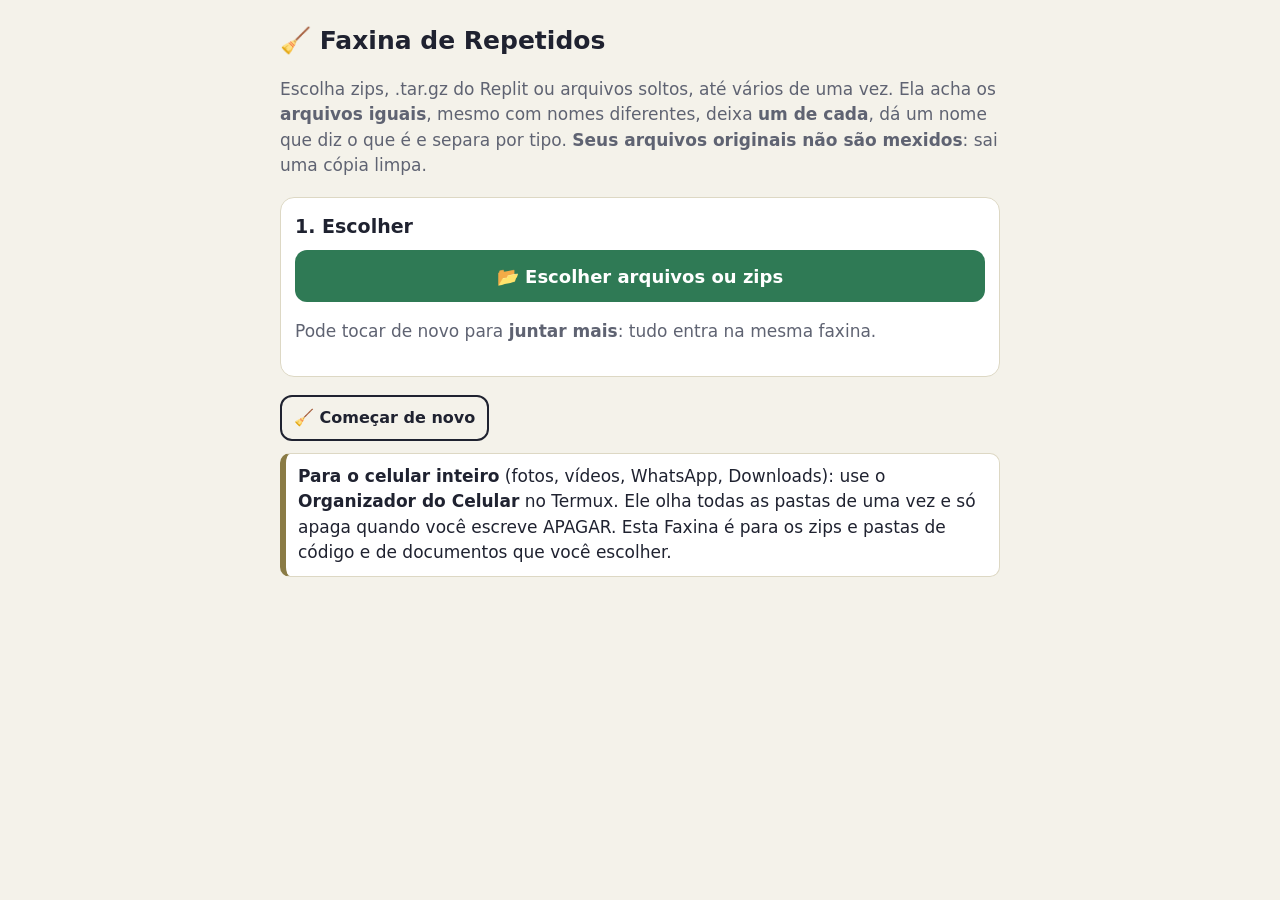
<file: app/ferramentas/faxina.html>
<!doctype html>
<html lang="pt-BR">
<head><style>/* 23/11: sem esticar */html,body,*{overscroll-behavior:none}</style>
<meta charset="utf-8">
<meta name="viewport" content="width=device-width, initial-scale=1">
<title>🧹 Faxina de Repetidos</title>
<meta name="description" content="Tira os arquivos repetidos, dá nome que diz o que é e separa por tipo">
<style>/* css/app.css */
:root { --f: #f4f2ea; --c: #fff; --t: #1f2230; --m: #5f6372; --b: #ddd8c4; --v: #2f7a55; color-scheme: light; }
@media (prefers-color-scheme: dark) { :root:not([data-theme="light"]) { --f: #14161c; --c: #1d2029; --t: #e8e9ef; --m: #a2a6b4; --b: #343846; --v: #4fae7f; color-scheme: dark; } }
:root[data-theme="dark"] { --f: #14161c; --c: #1d2029; --t: #e8e9ef; --m: #a2a6b4; --b: #343846; --v: #4fae7f; color-scheme: dark; }
* { box-sizing: border-box; }
body { margin: 0; background: var(--f); color: var(--t); font: 17px/1.5 system-ui, -apple-system, Roboto, sans-serif; padding: 16px 16px 60px; }
main { max-width: 720px; margin: 0 auto; }
h1 { font-size: 25px; margin: 6px 0; } h2 { font-size: 19px; margin: 0 0 8px; } h3 { font-size: 17px; margin: 14px 0 6px; } h3 small { color: var(--m); font-weight: 400; }
.mut { color: var(--m); }
.bt { display: block; width: 100%; font: 700 18px system-ui, sans-serif; padding: 15px; min-height: 52px; border: 0; border-radius: 12px; background: var(--v); color: #fff; margin: 10px 0 0; cursor: pointer; }
.bt2 { background: transparent; color: var(--t); border: 2px solid var(--t); font: 600 16px system-ui, sans-serif; border-radius: 12px; padding: 10px 12px; min-height: 46px; cursor: pointer; }
.bt.bt2 { font-size: 16px; } .bt:disabled { opacity: .5; }
.linha { display: flex; flex-wrap: wrap; gap: 8px; margin: 8px 0; }
.filtros { display: flex; gap: 6px; overflow-x: auto; padding: 4px 0; }
.chip { flex: none; font: 600 15px system-ui; border: 1px solid var(--b); background: var(--c); color: var(--t); border-radius: 99px; padding: 8px 12px; min-height: 40px; cursor: pointer; }
.chip.on { background: var(--t); color: var(--f); } .chip small { opacity: .7; }
.item { display: flex; gap: 10px; align-items: flex-start; background: var(--c); border: 1px solid var(--b); border-radius: 12px; padding: 10px; margin: 6px 0; }
.item.fora { opacity: .45; } .item input[type=checkbox] { width: 24px; height: 24px; flex: none; margin-top: 2px; }
.info { flex: 1; min-width: 0; overflow-wrap: anywhere; } .info small { display: block; color: var(--m); font-size: 13px; }
.tp { font-size: 13px; color: var(--m); }
.mudar { display: block; font-size: 14px; margin-top: 6px; color: var(--m); }
select { font: inherit; padding: 8px; border-radius: 10px; border: 1px solid var(--b); background: var(--f); color: var(--t); max-width: 100%; }
#mk-proj { width: 100%; }
.cartao { background: var(--c); border: 1px solid var(--b); border-radius: 14px; padding: 14px; margin: 18px 0; }
.op { display: inline-flex; gap: 8px; align-items: center; margin: 4px 12px 4px 0; } .op input { width: 22px; height: 22px; }
#aviso { position: fixed; left: 16px; right: 16px; bottom: 16px; max-width: 688px; margin: 0 auto; background: var(--t); color: var(--f); border-radius: 12px; padding: 12px 14px; font-weight: 600; z-index: 9; }
[hidden] { display: none !important; }
.grande { font-size: 22px; font-weight: 700; margin: 4px 0; }
.grupo { background: var(--c); border: 1px solid var(--b); border-radius: 12px; padding: 8px 10px; margin: 6px 0; overflow-wrap: anywhere; }
.grupo summary { cursor: pointer; font-weight: 600; } .grupo li { font-size: 14px; color: var(--m); }
.barra { height: 14px; border-radius: 99px; background: var(--b); overflow: hidden; margin: 8px 0; } .barra i { display: block; height: 100%; background: var(--v); }
.caixa { background: var(--c); border: 1px solid var(--b); border-left: 6px solid #8a7b45; border-radius: 10px; padding: 10px 12px; margin: 12px 0; }

</style>
</head>
<body>
<main>
  <h1>🧹 Faxina de Repetidos</h1>
  <p class="mut">Escolha zips, .tar.gz do Replit ou arquivos soltos, até vários de uma vez. Ela acha os <b>arquivos iguais</b>, mesmo com nomes diferentes, deixa <b>um de cada</b>, dá um nome que diz o que é e separa por tipo. <b>Seus arquivos originais não são mexidos</b>: sai uma cópia limpa.</p>

  <section class="cartao">
    <h2>1. Escolher</h2>
    <button class="bt" id="bt-escolher">📂 Escolher arquivos ou zips</button>
    <input type="file" id="arq" multiple hidden>
    <p class="mut">Pode tocar de novo para <b>juntar mais</b>: tudo entra na mesma faxina.</p>
    <p id="lendo" class="mut" hidden></p>
  </section>

  <section class="cartao" id="passo2" hidden>
    <h2>2. O que achei</h2>
    <div id="numeros"></div>
    <label class="op"><input type="checkbox" id="quase" checked> Contar como igual também quando só muda espaço ou quebra de linha</label>
    <div id="grupos"></div>
    <div id="versoes"></div>
  </section>

  <section class="cartao" id="passo3" hidden>
    <h2>3. Arrumar e baixar</h2>
    <label class="op"><input type="radio" name="modo" value="tipo" checked> 📂 Separar por tipo (HTML, notas, configuração, scripts, imagens…)</label>
    <label class="op"><input type="radio" name="modo" value="pastas"> 🗂 Manter as pastas como estavam (só tirar as cópias)</label>
    <p class="mut">Use "manter as pastas" quando for <b>um projeto</b> (index.html + css + js): separar por tipo desmontaria ele.</p>
    <button class="bt" id="bt-gerar">🧹 Montar o zip arrumado</button>
    <div id="pronto" hidden>
      <p style="margin-top:14px"><b>Pronto:</b> <span id="nome-saida"></span><br><small class="mut">Dentro tem o <b>00-LEIA-PRIMEIRO-MAPA.md</b>: cada arquivo, de onde veio e quantas cópias tinha.</small></p>
      <button class="bt" id="bt-salvar">⬇ Salvar</button>
      <button class="bt bt2" id="bt-enviar">📤 Enviar (Drive, Arquivos, WhatsApp…)</button>
      <button class="bt bt2" id="bt-mapa">📄 Só o mapa (.md)</button>
    </div>
  </section>

  <div class="linha"><button class="bt2" id="bt-limpar">🧹 Começar de novo</button></div>
  <div class="caixa"><b>Para o celular inteiro</b> (fotos, vídeos, WhatsApp, Downloads): use o <b>Organizador do Celular</b> no Termux. Ele olha todas as pastas de uma vez e só apaga quando você escreve APAGAR. Esta Faxina é para os zips e pastas de código e de documentos que você escolher.</div>
</main>
<div id="aviso" hidden></div>
<script>
/* lib/jszip.min.js */
/*!

JSZip v3.10.1 - A JavaScript class for generating and reading zip files
<http://stuartk.com/jszip>

(c) 2009-2016 Stuart Knightley <stuart [at] stuartk.com>
Dual licenced under the MIT license or GPLv3. See https://raw.github.com/Stuk/jszip/main/LICENSE.markdown.

JSZip uses the library pako released under the MIT license :
https://github.com/nodeca/pako/blob/main/LICENSE
*/

!function(e){if("object"==typeof exports&&"undefined"!=typeof module)module.exports=e();else if("function"==typeof define&&define.amd)define([],e);else{("undefined"!=typeof window?window:"undefined"!=typeof global?global:"undefined"!=typeof self?self:this).JSZip=e()}}(function(){return function s(a,o,h){function u(r,e){if(!o[r]){if(!a[r]){var t="function"==typeof require&&require;if(!e&&t)return t(r,!0);if(l)return l(r,!0);var n=new Error("Cannot find module '"+r+"'");throw n.code="MODULE_NOT_FOUND",n}var i=o[r]={exports:{}};a[r][0].call(i.exports,function(e){var t=a[r][1][e];return u(t||e)},i,i.exports,s,a,o,h)}return o[r].exports}for(var l="function"==typeof require&&require,e=0;e<h.length;e++)u(h[e]);return u}({1:[function(e,t,r){"use strict";var d=e("./utils"),c=e("./support"),p="ABCDEFGHIJKLMNOPQRSTUVWXYZabcdefghijklmnopqrstuvwxyz0123456789+/=";r.encode=function(e){for(var t,r,n,i,s,a,o,h=[],u=0,l=e.length,f=l,c="string"!==d.getTypeOf(e);u<e.length;)f=l-u,n=c?(t=e[u++],r=u<l?e[u++]:0,u<l?e[u++]:0):(t=e.charCodeAt(u++),r=u<l?e.charCodeAt(u++):0,u<l?e.charCodeAt(u++):0),i=t>>2,s=(3&t)<<4|r>>4,a=1<f?(15&r)<<2|n>>6:64,o=2<f?63&n:64,h.push(p.charAt(i)+p.charAt(s)+p.charAt(a)+p.charAt(o));return h.join("")},r.decode=function(e){var t,r,n,i,s,a,o=0,h=0,u="data:";if(e.substr(0,u.length)===u)throw new Error("Invalid base64 input, it looks like a data url.");var l,f=3*(e=e.replace(/[^A-Za-z0-9+/=]/g,"")).length/4;if(e.charAt(e.length-1)===p.charAt(64)&&f--,e.charAt(e.length-2)===p.charAt(64)&&f--,f%1!=0)throw new Error("Invalid base64 input, bad content length.");for(l=c.uint8array?new Uint8Array(0|f):new Array(0|f);o<e.length;)t=p.indexOf(e.charAt(o++))<<2|(i=p.indexOf(e.charAt(o++)))>>4,r=(15&i)<<4|(s=p.indexOf(e.charAt(o++)))>>2,n=(3&s)<<6|(a=p.indexOf(e.charAt(o++))),l[h++]=t,64!==s&&(l[h++]=r),64!==a&&(l[h++]=n);return l}},{"./support":30,"./utils":32}],2:[function(e,t,r){"use strict";var n=e("./external"),i=e("./stream/DataWorker"),s=e("./stream/Crc32Probe"),a=e("./stream/DataLengthProbe");function o(e,t,r,n,i){this.compressedSize=e,this.uncompressedSize=t,this.crc32=r,this.compression=n,this.compressedContent=i}o.prototype={getContentWorker:function(){var e=new i(n.Promise.resolve(this.compressedContent)).pipe(this.compression.uncompressWorker()).pipe(new a("data_length")),t=this;return e.on("end",function(){if(this.streamInfo.data_length!==t.uncompressedSize)throw new Error("Bug : uncompressed data size mismatch")}),e},getCompressedWorker:function(){return new i(n.Promise.resolve(this.compressedContent)).withStreamInfo("compressedSize",this.compressedSize).withStreamInfo("uncompressedSize",this.uncompressedSize).withStreamInfo("crc32",this.crc32).withStreamInfo("compression",this.compression)}},o.createWorkerFrom=function(e,t,r){return e.pipe(new s).pipe(new a("uncompressedSize")).pipe(t.compressWorker(r)).pipe(new a("compressedSize")).withStreamInfo("compression",t)},t.exports=o},{"./external":6,"./stream/Crc32Probe":25,"./stream/DataLengthProbe":26,"./stream/DataWorker":27}],3:[function(e,t,r){"use strict";var n=e("./stream/GenericWorker");r.STORE={magic:"\0\0",compressWorker:function(){return new n("STORE compression")},uncompressWorker:function(){return new n("STORE decompression")}},r.DEFLATE=e("./flate")},{"./flate":7,"./stream/GenericWorker":28}],4:[function(e,t,r){"use strict";var n=e("./utils");var o=function(){for(var e,t=[],r=0;r<256;r++){e=r;for(var n=0;n<8;n++)e=1&e?3988292384^e>>>1:e>>>1;t[r]=e}return t}();t.exports=function(e,t){return void 0!==e&&e.length?"string"!==n.getTypeOf(e)?function(e,t,r,n){var i=o,s=n+r;e^=-1;for(var a=n;a<s;a++)e=e>>>8^i[255&(e^t[a])];return-1^e}(0|t,e,e.length,0):function(e,t,r,n){var i=o,s=n+r;e^=-1;for(var a=n;a<s;a++)e=e>>>8^i[255&(e^t.charCodeAt(a))];return-1^e}(0|t,e,e.length,0):0}},{"./utils":32}],5:[function(e,t,r){"use strict";r.base64=!1,r.binary=!1,r.dir=!1,r.createFolders=!0,r.date=null,r.compression=null,r.compressionOptions=null,r.comment=null,r.unixPermissions=null,r.dosPermissions=null},{}],6:[function(e,t,r){"use strict";var n=null;n="undefined"!=typeof Promise?Promise:e("lie"),t.exports={Promise:n}},{lie:37}],7:[function(e,t,r){"use strict";var n="undefined"!=typeof Uint8Array&&"undefined"!=typeof Uint16Array&&"undefined"!=typeof Uint32Array,i=e("pako"),s=e("./utils"),a=e("./stream/GenericWorker"),o=n?"uint8array":"array";function h(e,t){a.call(this,"FlateWorker/"+e),this._pako=null,this._pakoAction=e,this._pakoOptions=t,this.meta={}}r.magic="\b\0",s.inherits(h,a),h.prototype.processChunk=function(e){this.meta=e.meta,null===this._pako&&this._createPako(),this._pako.push(s.transformTo(o,e.data),!1)},h.prototype.flush=function(){a.prototype.flush.call(this),null===this._pako&&this._createPako(),this._pako.push([],!0)},h.prototype.cleanUp=function(){a.prototype.cleanUp.call(this),this._pako=null},h.prototype._createPako=function(){this._pako=new i[this._pakoAction]({raw:!0,level:this._pakoOptions.level||-1});var t=this;this._pako.onData=function(e){t.push({data:e,meta:t.meta})}},r.compressWorker=function(e){return new h("Deflate",e)},r.uncompressWorker=function(){return new h("Inflate",{})}},{"./stream/GenericWorker":28,"./utils":32,pako:38}],8:[function(e,t,r){"use strict";function A(e,t){var r,n="";for(r=0;r<t;r++)n+=String.fromCharCode(255&e),e>>>=8;return n}function n(e,t,r,n,i,s){var a,o,h=e.file,u=e.compression,l=s!==O.utf8encode,f=I.transformTo("string",s(h.name)),c=I.transformTo("string",O.utf8encode(h.name)),d=h.comment,p=I.transformTo("string",s(d)),m=I.transformTo("string",O.utf8encode(d)),_=c.length!==h.name.length,g=m.length!==d.length,b="",v="",y="",w=h.dir,k=h.date,x={crc32:0,compressedSize:0,uncompressedSize:0};t&&!r||(x.crc32=e.crc32,x.compressedSize=e.compressedSize,x.uncompressedSize=e.uncompressedSize);var S=0;t&&(S|=8),l||!_&&!g||(S|=2048);var z=0,C=0;w&&(z|=16),"UNIX"===i?(C=798,z|=function(e,t){var r=e;return e||(r=t?16893:33204),(65535&r)<<16}(h.unixPermissions,w)):(C=20,z|=function(e){return 63&(e||0)}(h.dosPermissions)),a=k.getUTCHours(),a<<=6,a|=k.getUTCMinutes(),a<<=5,a|=k.getUTCSeconds()/2,o=k.getUTCFullYear()-1980,o<<=4,o|=k.getUTCMonth()+1,o<<=5,o|=k.getUTCDate(),_&&(v=A(1,1)+A(B(f),4)+c,b+="up"+A(v.length,2)+v),g&&(y=A(1,1)+A(B(p),4)+m,b+="uc"+A(y.length,2)+y);var E="";return E+="\n\0",E+=A(S,2),E+=u.magic,E+=A(a,2),E+=A(o,2),E+=A(x.crc32,4),E+=A(x.compressedSize,4),E+=A(x.uncompressedSize,4),E+=A(f.length,2),E+=A(b.length,2),{fileRecord:R.LOCAL_FILE_HEADER+E+f+b,dirRecord:R.CENTRAL_FILE_HEADER+A(C,2)+E+A(p.length,2)+"\0\0\0\0"+A(z,4)+A(n,4)+f+b+p}}var I=e("../utils"),i=e("../stream/GenericWorker"),O=e("../utf8"),B=e("../crc32"),R=e("../signature");function s(e,t,r,n){i.call(this,"ZipFileWorker"),this.bytesWritten=0,this.zipComment=t,this.zipPlatform=r,this.encodeFileName=n,this.streamFiles=e,this.accumulate=!1,this.contentBuffer=[],this.dirRecords=[],this.currentSourceOffset=0,this.entriesCount=0,this.currentFile=null,this._sources=[]}I.inherits(s,i),s.prototype.push=function(e){var t=e.meta.percent||0,r=this.entriesCount,n=this._sources.length;this.accumulate?this.contentBuffer.push(e):(this.bytesWritten+=e.data.length,i.prototype.push.call(this,{data:e.data,meta:{currentFile:this.currentFile,percent:r?(t+100*(r-n-1))/r:100}}))},s.prototype.openedSource=function(e){this.currentSourceOffset=this.bytesWritten,this.currentFile=e.file.name;var t=this.streamFiles&&!e.file.dir;if(t){var r=n(e,t,!1,this.currentSourceOffset,this.zipPlatform,this.encodeFileName);this.push({data:r.fileRecord,meta:{percent:0}})}else this.accumulate=!0},s.prototype.closedSource=function(e){this.accumulate=!1;var t=this.streamFiles&&!e.file.dir,r=n(e,t,!0,this.currentSourceOffset,this.zipPlatform,this.encodeFileName);if(this.dirRecords.push(r.dirRecord),t)this.push({data:function(e){return R.DATA_DESCRIPTOR+A(e.crc32,4)+A(e.compressedSize,4)+A(e.uncompressedSize,4)}(e),meta:{percent:100}});else for(this.push({data:r.fileRecord,meta:{percent:0}});this.contentBuffer.length;)this.push(this.contentBuffer.shift());this.currentFile=null},s.prototype.flush=function(){for(var e=this.bytesWritten,t=0;t<this.dirRecords.length;t++)this.push({data:this.dirRecords[t],meta:{percent:100}});var r=this.bytesWritten-e,n=function(e,t,r,n,i){var s=I.transformTo("string",i(n));return R.CENTRAL_DIRECTORY_END+"\0\0\0\0"+A(e,2)+A(e,2)+A(t,4)+A(r,4)+A(s.length,2)+s}(this.dirRecords.length,r,e,this.zipComment,this.encodeFileName);this.push({data:n,meta:{percent:100}})},s.prototype.prepareNextSource=function(){this.previous=this._sources.shift(),this.openedSource(this.previous.streamInfo),this.isPaused?this.previous.pause():this.previous.resume()},s.prototype.registerPrevious=function(e){this._sources.push(e);var t=this;return e.on("data",function(e){t.processChunk(e)}),e.on("end",function(){t.closedSource(t.previous.streamInfo),t._sources.length?t.prepareNextSource():t.end()}),e.on("error",function(e){t.error(e)}),this},s.prototype.resume=function(){return!!i.prototype.resume.call(this)&&(!this.previous&&this._sources.length?(this.prepareNextSource(),!0):this.previous||this._sources.length||this.generatedError?void 0:(this.end(),!0))},s.prototype.error=function(e){var t=this._sources;if(!i.prototype.error.call(this,e))return!1;for(var r=0;r<t.length;r++)try{t[r].error(e)}catch(e){}return!0},s.prototype.lock=function(){i.prototype.lock.call(this);for(var e=this._sources,t=0;t<e.length;t++)e[t].lock()},t.exports=s},{"../crc32":4,"../signature":23,"../stream/GenericWorker":28,"../utf8":31,"../utils":32}],9:[function(e,t,r){"use strict";var u=e("../compressions"),n=e("./ZipFileWorker");r.generateWorker=function(e,a,t){var o=new n(a.streamFiles,t,a.platform,a.encodeFileName),h=0;try{e.forEach(function(e,t){h++;var r=function(e,t){var r=e||t,n=u[r];if(!n)throw new Error(r+" is not a valid compression method !");return n}(t.options.compression,a.compression),n=t.options.compressionOptions||a.compressionOptions||{},i=t.dir,s=t.date;t._compressWorker(r,n).withStreamInfo("file",{name:e,dir:i,date:s,comment:t.comment||"",unixPermissions:t.unixPermissions,dosPermissions:t.dosPermissions}).pipe(o)}),o.entriesCount=h}catch(e){o.error(e)}return o}},{"../compressions":3,"./ZipFileWorker":8}],10:[function(e,t,r){"use strict";function n(){if(!(this instanceof n))return new n;if(arguments.length)throw new Error("The constructor with parameters has been removed in JSZip 3.0, please check the upgrade guide.");this.files=Object.create(null),this.comment=null,this.root="",this.clone=function(){var e=new n;for(var t in this)"function"!=typeof this[t]&&(e[t]=this[t]);return e}}(n.prototype=e("./object")).loadAsync=e("./load"),n.support=e("./support"),n.defaults=e("./defaults"),n.version="3.10.1",n.loadAsync=function(e,t){return(new n).loadAsync(e,t)},n.external=e("./external"),t.exports=n},{"./defaults":5,"./external":6,"./load":11,"./object":15,"./support":30}],11:[function(e,t,r){"use strict";var u=e("./utils"),i=e("./external"),n=e("./utf8"),s=e("./zipEntries"),a=e("./stream/Crc32Probe"),l=e("./nodejsUtils");function f(n){return new i.Promise(function(e,t){var r=n.decompressed.getContentWorker().pipe(new a);r.on("error",function(e){t(e)}).on("end",function(){r.streamInfo.crc32!==n.decompressed.crc32?t(new Error("Corrupted zip : CRC32 mismatch")):e()}).resume()})}t.exports=function(e,o){var h=this;return o=u.extend(o||{},{base64:!1,checkCRC32:!1,optimizedBinaryString:!1,createFolders:!1,decodeFileName:n.utf8decode}),l.isNode&&l.isStream(e)?i.Promise.reject(new Error("JSZip can't accept a stream when loading a zip file.")):u.prepareContent("the loaded zip file",e,!0,o.optimizedBinaryString,o.base64).then(function(e){var t=new s(o);return t.load(e),t}).then(function(e){var t=[i.Promise.resolve(e)],r=e.files;if(o.checkCRC32)for(var n=0;n<r.length;n++)t.push(f(r[n]));return i.Promise.all(t)}).then(function(e){for(var t=e.shift(),r=t.files,n=0;n<r.length;n++){var i=r[n],s=i.fileNameStr,a=u.resolve(i.fileNameStr);h.file(a,i.decompressed,{binary:!0,optimizedBinaryString:!0,date:i.date,dir:i.dir,comment:i.fileCommentStr.length?i.fileCommentStr:null,unixPermissions:i.unixPermissions,dosPermissions:i.dosPermissions,createFolders:o.createFolders}),i.dir||(h.file(a).unsafeOriginalName=s)}return t.zipComment.length&&(h.comment=t.zipComment),h})}},{"./external":6,"./nodejsUtils":14,"./stream/Crc32Probe":25,"./utf8":31,"./utils":32,"./zipEntries":33}],12:[function(e,t,r){"use strict";var n=e("../utils"),i=e("../stream/GenericWorker");function s(e,t){i.call(this,"Nodejs stream input adapter for "+e),this._upstreamEnded=!1,this._bindStream(t)}n.inherits(s,i),s.prototype._bindStream=function(e){var t=this;(this._stream=e).pause(),e.on("data",function(e){t.push({data:e,meta:{percent:0}})}).on("error",function(e){t.isPaused?this.generatedError=e:t.error(e)}).on("end",function(){t.isPaused?t._upstreamEnded=!0:t.end()})},s.prototype.pause=function(){return!!i.prototype.pause.call(this)&&(this._stream.pause(),!0)},s.prototype.resume=function(){return!!i.prototype.resume.call(this)&&(this._upstreamEnded?this.end():this._stream.resume(),!0)},t.exports=s},{"../stream/GenericWorker":28,"../utils":32}],13:[function(e,t,r){"use strict";var i=e("readable-stream").Readable;function n(e,t,r){i.call(this,t),this._helper=e;var n=this;e.on("data",function(e,t){n.push(e)||n._helper.pause(),r&&r(t)}).on("error",function(e){n.emit("error",e)}).on("end",function(){n.push(null)})}e("../utils").inherits(n,i),n.prototype._read=function(){this._helper.resume()},t.exports=n},{"../utils":32,"readable-stream":16}],14:[function(e,t,r){"use strict";t.exports={isNode:"undefined"!=typeof Buffer,newBufferFrom:function(e,t){if(Buffer.from&&Buffer.from!==Uint8Array.from)return Buffer.from(e,t);if("number"==typeof e)throw new Error('The "data" argument must not be a number');return new Buffer(e,t)},allocBuffer:function(e){if(Buffer.alloc)return Buffer.alloc(e);var t=new Buffer(e);return t.fill(0),t},isBuffer:function(e){return Buffer.isBuffer(e)},isStream:function(e){return e&&"function"==typeof e.on&&"function"==typeof e.pause&&"function"==typeof e.resume}}},{}],15:[function(e,t,r){"use strict";function s(e,t,r){var n,i=u.getTypeOf(t),s=u.extend(r||{},f);s.date=s.date||new Date,null!==s.compression&&(s.compression=s.compression.toUpperCase()),"string"==typeof s.unixPermissions&&(s.unixPermissions=parseInt(s.unixPermissions,8)),s.unixPermissions&&16384&s.unixPermissions&&(s.dir=!0),s.dosPermissions&&16&s.dosPermissions&&(s.dir=!0),s.dir&&(e=g(e)),s.createFolders&&(n=_(e))&&b.call(this,n,!0);var a="string"===i&&!1===s.binary&&!1===s.base64;r&&void 0!==r.binary||(s.binary=!a),(t instanceof c&&0===t.uncompressedSize||s.dir||!t||0===t.length)&&(s.base64=!1,s.binary=!0,t="",s.compression="STORE",i="string");var o=null;o=t instanceof c||t instanceof l?t:p.isNode&&p.isStream(t)?new m(e,t):u.prepareContent(e,t,s.binary,s.optimizedBinaryString,s.base64);var h=new d(e,o,s);this.files[e]=h}var i=e("./utf8"),u=e("./utils"),l=e("./stream/GenericWorker"),a=e("./stream/StreamHelper"),f=e("./defaults"),c=e("./compressedObject"),d=e("./zipObject"),o=e("./generate"),p=e("./nodejsUtils"),m=e("./nodejs/NodejsStreamInputAdapter"),_=function(e){"/"===e.slice(-1)&&(e=e.substring(0,e.length-1));var t=e.lastIndexOf("/");return 0<t?e.substring(0,t):""},g=function(e){return"/"!==e.slice(-1)&&(e+="/"),e},b=function(e,t){return t=void 0!==t?t:f.createFolders,e=g(e),this.files[e]||s.call(this,e,null,{dir:!0,createFolders:t}),this.files[e]};function h(e){return"[object RegExp]"===Object.prototype.toString.call(e)}var n={load:function(){throw new Error("This method has been removed in JSZip 3.0, please check the upgrade guide.")},forEach:function(e){var t,r,n;for(t in this.files)n=this.files[t],(r=t.slice(this.root.length,t.length))&&t.slice(0,this.root.length)===this.root&&e(r,n)},filter:function(r){var n=[];return this.forEach(function(e,t){r(e,t)&&n.push(t)}),n},file:function(e,t,r){if(1!==arguments.length)return e=this.root+e,s.call(this,e,t,r),this;if(h(e)){var n=e;return this.filter(function(e,t){return!t.dir&&n.test(e)})}var i=this.files[this.root+e];return i&&!i.dir?i:null},folder:function(r){if(!r)return this;if(h(r))return this.filter(function(e,t){return t.dir&&r.test(e)});var e=this.root+r,t=b.call(this,e),n=this.clone();return n.root=t.name,n},remove:function(r){r=this.root+r;var e=this.files[r];if(e||("/"!==r.slice(-1)&&(r+="/"),e=this.files[r]),e&&!e.dir)delete this.files[r];else for(var t=this.filter(function(e,t){return t.name.slice(0,r.length)===r}),n=0;n<t.length;n++)delete this.files[t[n].name];return this},generate:function(){throw new Error("This method has been removed in JSZip 3.0, please check the upgrade guide.")},generateInternalStream:function(e){var t,r={};try{if((r=u.extend(e||{},{streamFiles:!1,compression:"STORE",compressionOptions:null,type:"",platform:"DOS",comment:null,mimeType:"application/zip",encodeFileName:i.utf8encode})).type=r.type.toLowerCase(),r.compression=r.compression.toUpperCase(),"binarystring"===r.type&&(r.type="string"),!r.type)throw new Error("No output type specified.");u.checkSupport(r.type),"darwin"!==r.platform&&"freebsd"!==r.platform&&"linux"!==r.platform&&"sunos"!==r.platform||(r.platform="UNIX"),"win32"===r.platform&&(r.platform="DOS");var n=r.comment||this.comment||"";t=o.generateWorker(this,r,n)}catch(e){(t=new l("error")).error(e)}return new a(t,r.type||"string",r.mimeType)},generateAsync:function(e,t){return this.generateInternalStream(e).accumulate(t)},generateNodeStream:function(e,t){return(e=e||{}).type||(e.type="nodebuffer"),this.generateInternalStream(e).toNodejsStream(t)}};t.exports=n},{"./compressedObject":2,"./defaults":5,"./generate":9,"./nodejs/NodejsStreamInputAdapter":12,"./nodejsUtils":14,"./stream/GenericWorker":28,"./stream/StreamHelper":29,"./utf8":31,"./utils":32,"./zipObject":35}],16:[function(e,t,r){"use strict";t.exports=e("stream")},{stream:void 0}],17:[function(e,t,r){"use strict";var n=e("./DataReader");function i(e){n.call(this,e);for(var t=0;t<this.data.length;t++)e[t]=255&e[t]}e("../utils").inherits(i,n),i.prototype.byteAt=function(e){return this.data[this.zero+e]},i.prototype.lastIndexOfSignature=function(e){for(var t=e.charCodeAt(0),r=e.charCodeAt(1),n=e.charCodeAt(2),i=e.charCodeAt(3),s=this.length-4;0<=s;--s)if(this.data[s]===t&&this.data[s+1]===r&&this.data[s+2]===n&&this.data[s+3]===i)return s-this.zero;return-1},i.prototype.readAndCheckSignature=function(e){var t=e.charCodeAt(0),r=e.charCodeAt(1),n=e.charCodeAt(2),i=e.charCodeAt(3),s=this.readData(4);return t===s[0]&&r===s[1]&&n===s[2]&&i===s[3]},i.prototype.readData=function(e){if(this.checkOffset(e),0===e)return[];var t=this.data.slice(this.zero+this.index,this.zero+this.index+e);return this.index+=e,t},t.exports=i},{"../utils":32,"./DataReader":18}],18:[function(e,t,r){"use strict";var n=e("../utils");function i(e){this.data=e,this.length=e.length,this.index=0,this.zero=0}i.prototype={checkOffset:function(e){this.checkIndex(this.index+e)},checkIndex:function(e){if(this.length<this.zero+e||e<0)throw new Error("End of data reached (data length = "+this.length+", asked index = "+e+"). Corrupted zip ?")},setIndex:function(e){this.checkIndex(e),this.index=e},skip:function(e){this.setIndex(this.index+e)},byteAt:function(){},readInt:function(e){var t,r=0;for(this.checkOffset(e),t=this.index+e-1;t>=this.index;t--)r=(r<<8)+this.byteAt(t);return this.index+=e,r},readString:function(e){return n.transformTo("string",this.readData(e))},readData:function(){},lastIndexOfSignature:function(){},readAndCheckSignature:function(){},readDate:function(){var e=this.readInt(4);return new Date(Date.UTC(1980+(e>>25&127),(e>>21&15)-1,e>>16&31,e>>11&31,e>>5&63,(31&e)<<1))}},t.exports=i},{"../utils":32}],19:[function(e,t,r){"use strict";var n=e("./Uint8ArrayReader");function i(e){n.call(this,e)}e("../utils").inherits(i,n),i.prototype.readData=function(e){this.checkOffset(e);var t=this.data.slice(this.zero+this.index,this.zero+this.index+e);return this.index+=e,t},t.exports=i},{"../utils":32,"./Uint8ArrayReader":21}],20:[function(e,t,r){"use strict";var n=e("./DataReader");function i(e){n.call(this,e)}e("../utils").inherits(i,n),i.prototype.byteAt=function(e){return this.data.charCodeAt(this.zero+e)},i.prototype.lastIndexOfSignature=function(e){return this.data.lastIndexOf(e)-this.zero},i.prototype.readAndCheckSignature=function(e){return e===this.readData(4)},i.prototype.readData=function(e){this.checkOffset(e);var t=this.data.slice(this.zero+this.index,this.zero+this.index+e);return this.index+=e,t},t.exports=i},{"../utils":32,"./DataReader":18}],21:[function(e,t,r){"use strict";var n=e("./ArrayReader");function i(e){n.call(this,e)}e("../utils").inherits(i,n),i.prototype.readData=function(e){if(this.checkOffset(e),0===e)return new Uint8Array(0);var t=this.data.subarray(this.zero+this.index,this.zero+this.index+e);return this.index+=e,t},t.exports=i},{"../utils":32,"./ArrayReader":17}],22:[function(e,t,r){"use strict";var n=e("../utils"),i=e("../support"),s=e("./ArrayReader"),a=e("./StringReader"),o=e("./NodeBufferReader"),h=e("./Uint8ArrayReader");t.exports=function(e){var t=n.getTypeOf(e);return n.checkSupport(t),"string"!==t||i.uint8array?"nodebuffer"===t?new o(e):i.uint8array?new h(n.transformTo("uint8array",e)):new s(n.transformTo("array",e)):new a(e)}},{"../support":30,"../utils":32,"./ArrayReader":17,"./NodeBufferReader":19,"./StringReader":20,"./Uint8ArrayReader":21}],23:[function(e,t,r){"use strict";r.LOCAL_FILE_HEADER="PK",r.CENTRAL_FILE_HEADER="PK",r.CENTRAL_DIRECTORY_END="PK",r.ZIP64_CENTRAL_DIRECTORY_LOCATOR="PK",r.ZIP64_CENTRAL_DIRECTORY_END="PK",r.DATA_DESCRIPTOR="PK\b"},{}],24:[function(e,t,r){"use strict";var n=e("./GenericWorker"),i=e("../utils");function s(e){n.call(this,"ConvertWorker to "+e),this.destType=e}i.inherits(s,n),s.prototype.processChunk=function(e){this.push({data:i.transformTo(this.destType,e.data),meta:e.meta})},t.exports=s},{"../utils":32,"./GenericWorker":28}],25:[function(e,t,r){"use strict";var n=e("./GenericWorker"),i=e("../crc32");function s(){n.call(this,"Crc32Probe"),this.withStreamInfo("crc32",0)}e("../utils").inherits(s,n),s.prototype.processChunk=function(e){this.streamInfo.crc32=i(e.data,this.streamInfo.crc32||0),this.push(e)},t.exports=s},{"../crc32":4,"../utils":32,"./GenericWorker":28}],26:[function(e,t,r){"use strict";var n=e("../utils"),i=e("./GenericWorker");function s(e){i.call(this,"DataLengthProbe for "+e),this.propName=e,this.withStreamInfo(e,0)}n.inherits(s,i),s.prototype.processChunk=function(e){if(e){var t=this.streamInfo[this.propName]||0;this.streamInfo[this.propName]=t+e.data.length}i.prototype.processChunk.call(this,e)},t.exports=s},{"../utils":32,"./GenericWorker":28}],27:[function(e,t,r){"use strict";var n=e("../utils"),i=e("./GenericWorker");function s(e){i.call(this,"DataWorker");var t=this;this.dataIsReady=!1,this.index=0,this.max=0,this.data=null,this.type="",this._tickScheduled=!1,e.then(function(e){t.dataIsReady=!0,t.data=e,t.max=e&&e.length||0,t.type=n.getTypeOf(e),t.isPaused||t._tickAndRepeat()},function(e){t.error(e)})}n.inherits(s,i),s.prototype.cleanUp=function(){i.prototype.cleanUp.call(this),this.data=null},s.prototype.resume=function(){return!!i.prototype.resume.call(this)&&(!this._tickScheduled&&this.dataIsReady&&(this._tickScheduled=!0,n.delay(this._tickAndRepeat,[],this)),!0)},s.prototype._tickAndRepeat=function(){this._tickScheduled=!1,this.isPaused||this.isFinished||(this._tick(),this.isFinished||(n.delay(this._tickAndRepeat,[],this),this._tickScheduled=!0))},s.prototype._tick=function(){if(this.isPaused||this.isFinished)return!1;var e=null,t=Math.min(this.max,this.index+16384);if(this.index>=this.max)return this.end();switch(this.type){case"string":e=this.data.substring(this.index,t);break;case"uint8array":e=this.data.subarray(this.index,t);break;case"array":case"nodebuffer":e=this.data.slice(this.index,t)}return this.index=t,this.push({data:e,meta:{percent:this.max?this.index/this.max*100:0}})},t.exports=s},{"../utils":32,"./GenericWorker":28}],28:[function(e,t,r){"use strict";function n(e){this.name=e||"default",this.streamInfo={},this.generatedError=null,this.extraStreamInfo={},this.isPaused=!0,this.isFinished=!1,this.isLocked=!1,this._listeners={data:[],end:[],error:[]},this.previous=null}n.prototype={push:function(e){this.emit("data",e)},end:function(){if(this.isFinished)return!1;this.flush();try{this.emit("end"),this.cleanUp(),this.isFinished=!0}catch(e){this.emit("error",e)}return!0},error:function(e){return!this.isFinished&&(this.isPaused?this.generatedError=e:(this.isFinished=!0,this.emit("error",e),this.previous&&this.previous.error(e),this.cleanUp()),!0)},on:function(e,t){return this._listeners[e].push(t),this},cleanUp:function(){this.streamInfo=this.generatedError=this.extraStreamInfo=null,this._listeners=[]},emit:function(e,t){if(this._listeners[e])for(var r=0;r<this._listeners[e].length;r++)this._listeners[e][r].call(this,t)},pipe:function(e){return e.registerPrevious(this)},registerPrevious:function(e){if(this.isLocked)throw new Error("The stream '"+this+"' has already been used.");this.streamInfo=e.streamInfo,this.mergeStreamInfo(),this.previous=e;var t=this;return e.on("data",function(e){t.processChunk(e)}),e.on("end",function(){t.end()}),e.on("error",function(e){t.error(e)}),this},pause:function(){return!this.isPaused&&!this.isFinished&&(this.isPaused=!0,this.previous&&this.previous.pause(),!0)},resume:function(){if(!this.isPaused||this.isFinished)return!1;var e=this.isPaused=!1;return this.generatedError&&(this.error(this.generatedError),e=!0),this.previous&&this.previous.resume(),!e},flush:function(){},processChunk:function(e){this.push(e)},withStreamInfo:function(e,t){return this.extraStreamInfo[e]=t,this.mergeStreamInfo(),this},mergeStreamInfo:function(){for(var e in this.extraStreamInfo)Object.prototype.hasOwnProperty.call(this.extraStreamInfo,e)&&(this.streamInfo[e]=this.extraStreamInfo[e])},lock:function(){if(this.isLocked)throw new Error("The stream '"+this+"' has already been used.");this.isLocked=!0,this.previous&&this.previous.lock()},toString:function(){var e="Worker "+this.name;return this.previous?this.previous+" -> "+e:e}},t.exports=n},{}],29:[function(e,t,r){"use strict";var h=e("../utils"),i=e("./ConvertWorker"),s=e("./GenericWorker"),u=e("../base64"),n=e("../support"),a=e("../external"),o=null;if(n.nodestream)try{o=e("../nodejs/NodejsStreamOutputAdapter")}catch(e){}function l(e,o){return new a.Promise(function(t,r){var n=[],i=e._internalType,s=e._outputType,a=e._mimeType;e.on("data",function(e,t){n.push(e),o&&o(t)}).on("error",function(e){n=[],r(e)}).on("end",function(){try{var e=function(e,t,r){switch(e){case"blob":return h.newBlob(h.transformTo("arraybuffer",t),r);case"base64":return u.encode(t);default:return h.transformTo(e,t)}}(s,function(e,t){var r,n=0,i=null,s=0;for(r=0;r<t.length;r++)s+=t[r].length;switch(e){case"string":return t.join("");case"array":return Array.prototype.concat.apply([],t);case"uint8array":for(i=new Uint8Array(s),r=0;r<t.length;r++)i.set(t[r],n),n+=t[r].length;return i;case"nodebuffer":return Buffer.concat(t);default:throw new Error("concat : unsupported type '"+e+"'")}}(i,n),a);t(e)}catch(e){r(e)}n=[]}).resume()})}function f(e,t,r){var n=t;switch(t){case"blob":case"arraybuffer":n="uint8array";break;case"base64":n="string"}try{this._internalType=n,this._outputType=t,this._mimeType=r,h.checkSupport(n),this._worker=e.pipe(new i(n)),e.lock()}catch(e){this._worker=new s("error"),this._worker.error(e)}}f.prototype={accumulate:function(e){return l(this,e)},on:function(e,t){var r=this;return"data"===e?this._worker.on(e,function(e){t.call(r,e.data,e.meta)}):this._worker.on(e,function(){h.delay(t,arguments,r)}),this},resume:function(){return h.delay(this._worker.resume,[],this._worker),this},pause:function(){return this._worker.pause(),this},toNodejsStream:function(e){if(h.checkSupport("nodestream"),"nodebuffer"!==this._outputType)throw new Error(this._outputType+" is not supported by this method");return new o(this,{objectMode:"nodebuffer"!==this._outputType},e)}},t.exports=f},{"../base64":1,"../external":6,"../nodejs/NodejsStreamOutputAdapter":13,"../support":30,"../utils":32,"./ConvertWorker":24,"./GenericWorker":28}],30:[function(e,t,r){"use strict";if(r.base64=!0,r.array=!0,r.string=!0,r.arraybuffer="undefined"!=typeof ArrayBuffer&&"undefined"!=typeof Uint8Array,r.nodebuffer="undefined"!=typeof Buffer,r.uint8array="undefined"!=typeof Uint8Array,"undefined"==typeof ArrayBuffer)r.blob=!1;else{var n=new ArrayBuffer(0);try{r.blob=0===new Blob([n],{type:"application/zip"}).size}catch(e){try{var i=new(self.BlobBuilder||self.WebKitBlobBuilder||self.MozBlobBuilder||self.MSBlobBuilder);i.append(n),r.blob=0===i.getBlob("application/zip").size}catch(e){r.blob=!1}}}try{r.nodestream=!!e("readable-stream").Readable}catch(e){r.nodestream=!1}},{"readable-stream":16}],31:[function(e,t,s){"use strict";for(var o=e("./utils"),h=e("./support"),r=e("./nodejsUtils"),n=e("./stream/GenericWorker"),u=new Array(256),i=0;i<256;i++)u[i]=252<=i?6:248<=i?5:240<=i?4:224<=i?3:192<=i?2:1;u[254]=u[254]=1;function a(){n.call(this,"utf-8 decode"),this.leftOver=null}function l(){n.call(this,"utf-8 encode")}s.utf8encode=function(e){return h.nodebuffer?r.newBufferFrom(e,"utf-8"):function(e){var t,r,n,i,s,a=e.length,o=0;for(i=0;i<a;i++)55296==(64512&(r=e.charCodeAt(i)))&&i+1<a&&56320==(64512&(n=e.charCodeAt(i+1)))&&(r=65536+(r-55296<<10)+(n-56320),i++),o+=r<128?1:r<2048?2:r<65536?3:4;for(t=h.uint8array?new Uint8Array(o):new Array(o),i=s=0;s<o;i++)55296==(64512&(r=e.charCodeAt(i)))&&i+1<a&&56320==(64512&(n=e.charCodeAt(i+1)))&&(r=65536+(r-55296<<10)+(n-56320),i++),r<128?t[s++]=r:(r<2048?t[s++]=192|r>>>6:(r<65536?t[s++]=224|r>>>12:(t[s++]=240|r>>>18,t[s++]=128|r>>>12&63),t[s++]=128|r>>>6&63),t[s++]=128|63&r);return t}(e)},s.utf8decode=function(e){return h.nodebuffer?o.transformTo("nodebuffer",e).toString("utf-8"):function(e){var t,r,n,i,s=e.length,a=new Array(2*s);for(t=r=0;t<s;)if((n=e[t++])<128)a[r++]=n;else if(4<(i=u[n]))a[r++]=65533,t+=i-1;else{for(n&=2===i?31:3===i?15:7;1<i&&t<s;)n=n<<6|63&e[t++],i--;1<i?a[r++]=65533:n<65536?a[r++]=n:(n-=65536,a[r++]=55296|n>>10&1023,a[r++]=56320|1023&n)}return a.length!==r&&(a.subarray?a=a.subarray(0,r):a.length=r),o.applyFromCharCode(a)}(e=o.transformTo(h.uint8array?"uint8array":"array",e))},o.inherits(a,n),a.prototype.processChunk=function(e){var t=o.transformTo(h.uint8array?"uint8array":"array",e.data);if(this.leftOver&&this.leftOver.length){if(h.uint8array){var r=t;(t=new Uint8Array(r.length+this.leftOver.length)).set(this.leftOver,0),t.set(r,this.leftOver.length)}else t=this.leftOver.concat(t);this.leftOver=null}var n=function(e,t){var r;for((t=t||e.length)>e.length&&(t=e.length),r=t-1;0<=r&&128==(192&e[r]);)r--;return r<0?t:0===r?t:r+u[e[r]]>t?r:t}(t),i=t;n!==t.length&&(h.uint8array?(i=t.subarray(0,n),this.leftOver=t.subarray(n,t.length)):(i=t.slice(0,n),this.leftOver=t.slice(n,t.length))),this.push({data:s.utf8decode(i),meta:e.meta})},a.prototype.flush=function(){this.leftOver&&this.leftOver.length&&(this.push({data:s.utf8decode(this.leftOver),meta:{}}),this.leftOver=null)},s.Utf8DecodeWorker=a,o.inherits(l,n),l.prototype.processChunk=function(e){this.push({data:s.utf8encode(e.data),meta:e.meta})},s.Utf8EncodeWorker=l},{"./nodejsUtils":14,"./stream/GenericWorker":28,"./support":30,"./utils":32}],32:[function(e,t,a){"use strict";var o=e("./support"),h=e("./base64"),r=e("./nodejsUtils"),u=e("./external");function n(e){return e}function l(e,t){for(var r=0;r<e.length;++r)t[r]=255&e.charCodeAt(r);return t}e("setimmediate"),a.newBlob=function(t,r){a.checkSupport("blob");try{return new Blob([t],{type:r})}catch(e){try{var n=new(self.BlobBuilder||self.WebKitBlobBuilder||self.MozBlobBuilder||self.MSBlobBuilder);return n.append(t),n.getBlob(r)}catch(e){throw new Error("Bug : can't construct the Blob.")}}};var i={stringifyByChunk:function(e,t,r){var n=[],i=0,s=e.length;if(s<=r)return String.fromCharCode.apply(null,e);for(;i<s;)"array"===t||"nodebuffer"===t?n.push(String.fromCharCode.apply(null,e.slice(i,Math.min(i+r,s)))):n.push(String.fromCharCode.apply(null,e.subarray(i,Math.min(i+r,s)))),i+=r;return n.join("")},stringifyByChar:function(e){for(var t="",r=0;r<e.length;r++)t+=String.fromCharCode(e[r]);return t},applyCanBeUsed:{uint8array:function(){try{return o.uint8array&&1===String.fromCharCode.apply(null,new Uint8Array(1)).length}catch(e){return!1}}(),nodebuffer:function(){try{return o.nodebuffer&&1===String.fromCharCode.apply(null,r.allocBuffer(1)).length}catch(e){return!1}}()}};function s(e){var t=65536,r=a.getTypeOf(e),n=!0;if("uint8array"===r?n=i.applyCanBeUsed.uint8array:"nodebuffer"===r&&(n=i.applyCanBeUsed.nodebuffer),n)for(;1<t;)try{return i.stringifyByChunk(e,r,t)}catch(e){t=Math.floor(t/2)}return i.stringifyByChar(e)}function f(e,t){for(var r=0;r<e.length;r++)t[r]=e[r];return t}a.applyFromCharCode=s;var c={};c.string={string:n,array:function(e){return l(e,new Array(e.length))},arraybuffer:function(e){return c.string.uint8array(e).buffer},uint8array:function(e){return l(e,new Uint8Array(e.length))},nodebuffer:function(e){return l(e,r.allocBuffer(e.length))}},c.array={string:s,array:n,arraybuffer:function(e){return new Uint8Array(e).buffer},uint8array:function(e){return new Uint8Array(e)},nodebuffer:function(e){return r.newBufferFrom(e)}},c.arraybuffer={string:function(e){return s(new Uint8Array(e))},array:function(e){return f(new Uint8Array(e),new Array(e.byteLength))},arraybuffer:n,uint8array:function(e){return new Uint8Array(e)},nodebuffer:function(e){return r.newBufferFrom(new Uint8Array(e))}},c.uint8array={string:s,array:function(e){return f(e,new Array(e.length))},arraybuffer:function(e){return e.buffer},uint8array:n,nodebuffer:function(e){return r.newBufferFrom(e)}},c.nodebuffer={string:s,array:function(e){return f(e,new Array(e.length))},arraybuffer:function(e){return c.nodebuffer.uint8array(e).buffer},uint8array:function(e){return f(e,new Uint8Array(e.length))},nodebuffer:n},a.transformTo=function(e,t){if(t=t||"",!e)return t;a.checkSupport(e);var r=a.getTypeOf(t);return c[r][e](t)},a.resolve=function(e){for(var t=e.split("/"),r=[],n=0;n<t.length;n++){var i=t[n];"."===i||""===i&&0!==n&&n!==t.length-1||(".."===i?r.pop():r.push(i))}return r.join("/")},a.getTypeOf=function(e){return"string"==typeof e?"string":"[object Array]"===Object.prototype.toString.call(e)?"array":o.nodebuffer&&r.isBuffer(e)?"nodebuffer":o.uint8array&&e instanceof Uint8Array?"uint8array":o.arraybuffer&&e instanceof ArrayBuffer?"arraybuffer":void 0},a.checkSupport=function(e){if(!o[e.toLowerCase()])throw new Error(e+" is not supported by this platform")},a.MAX_VALUE_16BITS=65535,a.MAX_VALUE_32BITS=-1,a.pretty=function(e){var t,r,n="";for(r=0;r<(e||"").length;r++)n+="\\x"+((t=e.charCodeAt(r))<16?"0":"")+t.toString(16).toUpperCase();return n},a.delay=function(e,t,r){setImmediate(function(){e.apply(r||null,t||[])})},a.inherits=function(e,t){function r(){}r.prototype=t.prototype,e.prototype=new r},a.extend=function(){var e,t,r={};for(e=0;e<arguments.length;e++)for(t in arguments[e])Object.prototype.hasOwnProperty.call(arguments[e],t)&&void 0===r[t]&&(r[t]=arguments[e][t]);return r},a.prepareContent=function(r,e,n,i,s){return u.Promise.resolve(e).then(function(n){return o.blob&&(n instanceof Blob||-1!==["[object File]","[object Blob]"].indexOf(Object.prototype.toString.call(n)))&&"undefined"!=typeof FileReader?new u.Promise(function(t,r){var e=new FileReader;e.onload=function(e){t(e.target.result)},e.onerror=function(e){r(e.target.error)},e.readAsArrayBuffer(n)}):n}).then(function(e){var t=a.getTypeOf(e);return t?("arraybuffer"===t?e=a.transformTo("uint8array",e):"string"===t&&(s?e=h.decode(e):n&&!0!==i&&(e=function(e){return l(e,o.uint8array?new Uint8Array(e.length):new Array(e.length))}(e))),e):u.Promise.reject(new Error("Can't read the data of '"+r+"'. Is it in a supported JavaScript type (String, Blob, ArrayBuffer, etc) ?"))})}},{"./base64":1,"./external":6,"./nodejsUtils":14,"./support":30,setimmediate:54}],33:[function(e,t,r){"use strict";var n=e("./reader/readerFor"),i=e("./utils"),s=e("./signature"),a=e("./zipEntry"),o=e("./support");function h(e){this.files=[],this.loadOptions=e}h.prototype={checkSignature:function(e){if(!this.reader.readAndCheckSignature(e)){this.reader.index-=4;var t=this.reader.readString(4);throw new Error("Corrupted zip or bug: unexpected signature ("+i.pretty(t)+", expected "+i.pretty(e)+")")}},isSignature:function(e,t){var r=this.reader.index;this.reader.setIndex(e);var n=this.reader.readString(4)===t;return this.reader.setIndex(r),n},readBlockEndOfCentral:function(){this.diskNumber=this.reader.readInt(2),this.diskWithCentralDirStart=this.reader.readInt(2),this.centralDirRecordsOnThisDisk=this.reader.readInt(2),this.centralDirRecords=this.reader.readInt(2),this.centralDirSize=this.reader.readInt(4),this.centralDirOffset=this.reader.readInt(4),this.zipCommentLength=this.reader.readInt(2);var e=this.reader.readData(this.zipCommentLength),t=o.uint8array?"uint8array":"array",r=i.transformTo(t,e);this.zipComment=this.loadOptions.decodeFileName(r)},readBlockZip64EndOfCentral:function(){this.zip64EndOfCentralSize=this.reader.readInt(8),this.reader.skip(4),this.diskNumber=this.reader.readInt(4),this.diskWithCentralDirStart=this.reader.readInt(4),this.centralDirRecordsOnThisDisk=this.reader.readInt(8),this.centralDirRecords=this.reader.readInt(8),this.centralDirSize=this.reader.readInt(8),this.centralDirOffset=this.reader.readInt(8),this.zip64ExtensibleData={};for(var e,t,r,n=this.zip64EndOfCentralSize-44;0<n;)e=this.reader.readInt(2),t=this.reader.readInt(4),r=this.reader.readData(t),this.zip64ExtensibleData[e]={id:e,length:t,value:r}},readBlockZip64EndOfCentralLocator:function(){if(this.diskWithZip64CentralDirStart=this.reader.readInt(4),this.relativeOffsetEndOfZip64CentralDir=this.reader.readInt(8),this.disksCount=this.reader.readInt(4),1<this.disksCount)throw new Error("Multi-volumes zip are not supported")},readLocalFiles:function(){var e,t;for(e=0;e<this.files.length;e++)t=this.files[e],this.reader.setIndex(t.localHeaderOffset),this.checkSignature(s.LOCAL_FILE_HEADER),t.readLocalPart(this.reader),t.handleUTF8(),t.processAttributes()},readCentralDir:function(){var e;for(this.reader.setIndex(this.centralDirOffset);this.reader.readAndCheckSignature(s.CENTRAL_FILE_HEADER);)(e=new a({zip64:this.zip64},this.loadOptions)).readCentralPart(this.reader),this.files.push(e);if(this.centralDirRecords!==this.files.length&&0!==this.centralDirRecords&&0===this.files.length)throw new Error("Corrupted zip or bug: expected "+this.centralDirRecords+" records in central dir, got "+this.files.length)},readEndOfCentral:function(){var e=this.reader.lastIndexOfSignature(s.CENTRAL_DIRECTORY_END);if(e<0)throw!this.isSignature(0,s.LOCAL_FILE_HEADER)?new Error("Can't find end of central directory : is this a zip file ? If it is, see https://stuk.github.io/jszip/documentation/howto/read_zip.html"):new Error("Corrupted zip: can't find end of central directory");this.reader.setIndex(e);var t=e;if(this.checkSignature(s.CENTRAL_DIRECTORY_END),this.readBlockEndOfCentral(),this.diskNumber===i.MAX_VALUE_16BITS||this.diskWithCentralDirStart===i.MAX_VALUE_16BITS||this.centralDirRecordsOnThisDisk===i.MAX_VALUE_16BITS||this.centralDirRecords===i.MAX_VALUE_16BITS||this.centralDirSize===i.MAX_VALUE_32BITS||this.centralDirOffset===i.MAX_VALUE_32BITS){if(this.zip64=!0,(e=this.reader.lastIndexOfSignature(s.ZIP64_CENTRAL_DIRECTORY_LOCATOR))<0)throw new Error("Corrupted zip: can't find the ZIP64 end of central directory locator");if(this.reader.setIndex(e),this.checkSignature(s.ZIP64_CENTRAL_DIRECTORY_LOCATOR),this.readBlockZip64EndOfCentralLocator(),!this.isSignature(this.relativeOffsetEndOfZip64CentralDir,s.ZIP64_CENTRAL_DIRECTORY_END)&&(this.relativeOffsetEndOfZip64CentralDir=this.reader.lastIndexOfSignature(s.ZIP64_CENTRAL_DIRECTORY_END),this.relativeOffsetEndOfZip64CentralDir<0))throw new Error("Corrupted zip: can't find the ZIP64 end of central directory");this.reader.setIndex(this.relativeOffsetEndOfZip64CentralDir),this.checkSignature(s.ZIP64_CENTRAL_DIRECTORY_END),this.readBlockZip64EndOfCentral()}var r=this.centralDirOffset+this.centralDirSize;this.zip64&&(r+=20,r+=12+this.zip64EndOfCentralSize);var n=t-r;if(0<n)this.isSignature(t,s.CENTRAL_FILE_HEADER)||(this.reader.zero=n);else if(n<0)throw new Error("Corrupted zip: missing "+Math.abs(n)+" bytes.")},prepareReader:function(e){this.reader=n(e)},load:function(e){this.prepareReader(e),this.readEndOfCentral(),this.readCentralDir(),this.readLocalFiles()}},t.exports=h},{"./reader/readerFor":22,"./signature":23,"./support":30,"./utils":32,"./zipEntry":34}],34:[function(e,t,r){"use strict";var n=e("./reader/readerFor"),s=e("./utils"),i=e("./compressedObject"),a=e("./crc32"),o=e("./utf8"),h=e("./compressions"),u=e("./support");function l(e,t){this.options=e,this.loadOptions=t}l.prototype={isEncrypted:function(){return 1==(1&this.bitFlag)},useUTF8:function(){return 2048==(2048&this.bitFlag)},readLocalPart:function(e){var t,r;if(e.skip(22),this.fileNameLength=e.readInt(2),r=e.readInt(2),this.fileName=e.readData(this.fileNameLength),e.skip(r),-1===this.compressedSize||-1===this.uncompressedSize)throw new Error("Bug or corrupted zip : didn't get enough information from the central directory (compressedSize === -1 || uncompressedSize === -1)");if(null===(t=function(e){for(var t in h)if(Object.prototype.hasOwnProperty.call(h,t)&&h[t].magic===e)return h[t];return null}(this.compressionMethod)))throw new Error("Corrupted zip : compression "+s.pretty(this.compressionMethod)+" unknown (inner file : "+s.transformTo("string",this.fileName)+")");this.decompressed=new i(this.compressedSize,this.uncompressedSize,this.crc32,t,e.readData(this.compressedSize))},readCentralPart:function(e){this.versionMadeBy=e.readInt(2),e.skip(2),this.bitFlag=e.readInt(2),this.compressionMethod=e.readString(2),this.date=e.readDate(),this.crc32=e.readInt(4),this.compressedSize=e.readInt(4),this.uncompressedSize=e.readInt(4);var t=e.readInt(2);if(this.extraFieldsLength=e.readInt(2),this.fileCommentLength=e.readInt(2),this.diskNumberStart=e.readInt(2),this.internalFileAttributes=e.readInt(2),this.externalFileAttributes=e.readInt(4),this.localHeaderOffset=e.readInt(4),this.isEncrypted())throw new Error("Encrypted zip are not supported");e.skip(t),this.readExtraFields(e),this.parseZIP64ExtraField(e),this.fileComment=e.readData(this.fileCommentLength)},processAttributes:function(){this.unixPermissions=null,this.dosPermissions=null;var e=this.versionMadeBy>>8;this.dir=!!(16&this.externalFileAttributes),0==e&&(this.dosPermissions=63&this.externalFileAttributes),3==e&&(this.unixPermissions=this.externalFileAttributes>>16&65535),this.dir||"/"!==this.fileNameStr.slice(-1)||(this.dir=!0)},parseZIP64ExtraField:function(){if(this.extraFields[1]){var e=n(this.extraFields[1].value);this.uncompressedSize===s.MAX_VALUE_32BITS&&(this.uncompressedSize=e.readInt(8)),this.compressedSize===s.MAX_VALUE_32BITS&&(this.compressedSize=e.readInt(8)),this.localHeaderOffset===s.MAX_VALUE_32BITS&&(this.localHeaderOffset=e.readInt(8)),this.diskNumberStart===s.MAX_VALUE_32BITS&&(this.diskNumberStart=e.readInt(4))}},readExtraFields:function(e){var t,r,n,i=e.index+this.extraFieldsLength;for(this.extraFields||(this.extraFields={});e.index+4<i;)t=e.readInt(2),r=e.readInt(2),n=e.readData(r),this.extraFields[t]={id:t,length:r,value:n};e.setIndex(i)},handleUTF8:function(){var e=u.uint8array?"uint8array":"array";if(this.useUTF8())this.fileNameStr=o.utf8decode(this.fileName),this.fileCommentStr=o.utf8decode(this.fileComment);else{var t=this.findExtraFieldUnicodePath();if(null!==t)this.fileNameStr=t;else{var r=s.transformTo(e,this.fileName);this.fileNameStr=this.loadOptions.decodeFileName(r)}var n=this.findExtraFieldUnicodeComment();if(null!==n)this.fileCommentStr=n;else{var i=s.transformTo(e,this.fileComment);this.fileCommentStr=this.loadOptions.decodeFileName(i)}}},findExtraFieldUnicodePath:function(){var e=this.extraFields[28789];if(e){var t=n(e.value);return 1!==t.readInt(1)?null:a(this.fileName)!==t.readInt(4)?null:o.utf8decode(t.readData(e.length-5))}return null},findExtraFieldUnicodeComment:function(){var e=this.extraFields[25461];if(e){var t=n(e.value);return 1!==t.readInt(1)?null:a(this.fileComment)!==t.readInt(4)?null:o.utf8decode(t.readData(e.length-5))}return null}},t.exports=l},{"./compressedObject":2,"./compressions":3,"./crc32":4,"./reader/readerFor":22,"./support":30,"./utf8":31,"./utils":32}],35:[function(e,t,r){"use strict";function n(e,t,r){this.name=e,this.dir=r.dir,this.date=r.date,this.comment=r.comment,this.unixPermissions=r.unixPermissions,this.dosPermissions=r.dosPermissions,this._data=t,this._dataBinary=r.binary,this.options={compression:r.compression,compressionOptions:r.compressionOptions}}var s=e("./stream/StreamHelper"),i=e("./stream/DataWorker"),a=e("./utf8"),o=e("./compressedObject"),h=e("./stream/GenericWorker");n.prototype={internalStream:function(e){var t=null,r="string";try{if(!e)throw new Error("No output type specified.");var n="string"===(r=e.toLowerCase())||"text"===r;"binarystring"!==r&&"text"!==r||(r="string"),t=this._decompressWorker();var i=!this._dataBinary;i&&!n&&(t=t.pipe(new a.Utf8EncodeWorker)),!i&&n&&(t=t.pipe(new a.Utf8DecodeWorker))}catch(e){(t=new h("error")).error(e)}return new s(t,r,"")},async:function(e,t){return this.internalStream(e).accumulate(t)},nodeStream:function(e,t){return this.internalStream(e||"nodebuffer").toNodejsStream(t)},_compressWorker:function(e,t){if(this._data instanceof o&&this._data.compression.magic===e.magic)return this._data.getCompressedWorker();var r=this._decompressWorker();return this._dataBinary||(r=r.pipe(new a.Utf8EncodeWorker)),o.createWorkerFrom(r,e,t)},_decompressWorker:function(){return this._data instanceof o?this._data.getContentWorker():this._data instanceof h?this._data:new i(this._data)}};for(var u=["asText","asBinary","asNodeBuffer","asUint8Array","asArrayBuffer"],l=function(){throw new Error("This method has been removed in JSZip 3.0, please check the upgrade guide.")},f=0;f<u.length;f++)n.prototype[u[f]]=l;t.exports=n},{"./compressedObject":2,"./stream/DataWorker":27,"./stream/GenericWorker":28,"./stream/StreamHelper":29,"./utf8":31}],36:[function(e,l,t){(function(t){"use strict";var r,n,e=t.MutationObserver||t.WebKitMutationObserver;if(e){var i=0,s=new e(u),a=t.document.createTextNode("");s.observe(a,{characterData:!0}),r=function(){a.data=i=++i%2}}else if(t.setImmediate||void 0===t.MessageChannel)r="document"in t&&"onreadystatechange"in t.document.createElement("script")?function(){var e=t.document.createElement("script");e.onreadystatechange=function(){u(),e.onreadystatechange=null,e.parentNode.removeChild(e),e=null},t.document.documentElement.appendChild(e)}:function(){setTimeout(u,0)};else{var o=new t.MessageChannel;o.port1.onmessage=u,r=function(){o.port2.postMessage(0)}}var h=[];function u(){var e,t;n=!0;for(var r=h.length;r;){for(t=h,h=[],e=-1;++e<r;)t[e]();r=h.length}n=!1}l.exports=function(e){1!==h.push(e)||n||r()}}).call(this,"undefined"!=typeof global?global:"undefined"!=typeof self?self:"undefined"!=typeof window?window:{})},{}],37:[function(e,t,r){"use strict";var i=e("immediate");function u(){}var l={},s=["REJECTED"],a=["FULFILLED"],n=["PENDING"];function o(e){if("function"!=typeof e)throw new TypeError("resolver must be a function");this.state=n,this.queue=[],this.outcome=void 0,e!==u&&d(this,e)}function h(e,t,r){this.promise=e,"function"==typeof t&&(this.onFulfilled=t,this.callFulfilled=this.otherCallFulfilled),"function"==typeof r&&(this.onRejected=r,this.callRejected=this.otherCallRejected)}function f(t,r,n){i(function(){var e;try{e=r(n)}catch(e){return l.reject(t,e)}e===t?l.reject(t,new TypeError("Cannot resolve promise with itself")):l.resolve(t,e)})}function c(e){var t=e&&e.then;if(e&&("object"==typeof e||"function"==typeof e)&&"function"==typeof t)return function(){t.apply(e,arguments)}}function d(t,e){var r=!1;function n(e){r||(r=!0,l.reject(t,e))}function i(e){r||(r=!0,l.resolve(t,e))}var s=p(function(){e(i,n)});"error"===s.status&&n(s.value)}function p(e,t){var r={};try{r.value=e(t),r.status="success"}catch(e){r.status="error",r.value=e}return r}(t.exports=o).prototype.finally=function(t){if("function"!=typeof t)return this;var r=this.constructor;return this.then(function(e){return r.resolve(t()).then(function(){return e})},function(e){return r.resolve(t()).then(function(){throw e})})},o.prototype.catch=function(e){return this.then(null,e)},o.prototype.then=function(e,t){if("function"!=typeof e&&this.state===a||"function"!=typeof t&&this.state===s)return this;var r=new this.constructor(u);this.state!==n?f(r,this.state===a?e:t,this.outcome):this.queue.push(new h(r,e,t));return r},h.prototype.callFulfilled=function(e){l.resolve(this.promise,e)},h.prototype.otherCallFulfilled=function(e){f(this.promise,this.onFulfilled,e)},h.prototype.callRejected=function(e){l.reject(this.promise,e)},h.prototype.otherCallRejected=function(e){f(this.promise,this.onRejected,e)},l.resolve=function(e,t){var r=p(c,t);if("error"===r.status)return l.reject(e,r.value);var n=r.value;if(n)d(e,n);else{e.state=a,e.outcome=t;for(var i=-1,s=e.queue.length;++i<s;)e.queue[i].callFulfilled(t)}return e},l.reject=function(e,t){e.state=s,e.outcome=t;for(var r=-1,n=e.queue.length;++r<n;)e.queue[r].callRejected(t);return e},o.resolve=function(e){if(e instanceof this)return e;return l.resolve(new this(u),e)},o.reject=function(e){var t=new this(u);return l.reject(t,e)},o.all=function(e){var r=this;if("[object Array]"!==Object.prototype.toString.call(e))return this.reject(new TypeError("must be an array"));var n=e.length,i=!1;if(!n)return this.resolve([]);var s=new Array(n),a=0,t=-1,o=new this(u);for(;++t<n;)h(e[t],t);return o;function h(e,t){r.resolve(e).then(function(e){s[t]=e,++a!==n||i||(i=!0,l.resolve(o,s))},function(e){i||(i=!0,l.reject(o,e))})}},o.race=function(e){var t=this;if("[object Array]"!==Object.prototype.toString.call(e))return this.reject(new TypeError("must be an array"));var r=e.length,n=!1;if(!r)return this.resolve([]);var i=-1,s=new this(u);for(;++i<r;)a=e[i],t.resolve(a).then(function(e){n||(n=!0,l.resolve(s,e))},function(e){n||(n=!0,l.reject(s,e))});var a;return s}},{immediate:36}],38:[function(e,t,r){"use strict";var n={};(0,e("./lib/utils/common").assign)(n,e("./lib/deflate"),e("./lib/inflate"),e("./lib/zlib/constants")),t.exports=n},{"./lib/deflate":39,"./lib/inflate":40,"./lib/utils/common":41,"./lib/zlib/constants":44}],39:[function(e,t,r){"use strict";var a=e("./zlib/deflate"),o=e("./utils/common"),h=e("./utils/strings"),i=e("./zlib/messages"),s=e("./zlib/zstream"),u=Object.prototype.toString,l=0,f=-1,c=0,d=8;function p(e){if(!(this instanceof p))return new p(e);this.options=o.assign({level:f,method:d,chunkSize:16384,windowBits:15,memLevel:8,strategy:c,to:""},e||{});var t=this.options;t.raw&&0<t.windowBits?t.windowBits=-t.windowBits:t.gzip&&0<t.windowBits&&t.windowBits<16&&(t.windowBits+=16),this.err=0,this.msg="",this.ended=!1,this.chunks=[],this.strm=new s,this.strm.avail_out=0;var r=a.deflateInit2(this.strm,t.level,t.method,t.windowBits,t.memLevel,t.strategy);if(r!==l)throw new Error(i[r]);if(t.header&&a.deflateSetHeader(this.strm,t.header),t.dictionary){var n;if(n="string"==typeof t.dictionary?h.string2buf(t.dictionary):"[object ArrayBuffer]"===u.call(t.dictionary)?new Uint8Array(t.dictionary):t.dictionary,(r=a.deflateSetDictionary(this.strm,n))!==l)throw new Error(i[r]);this._dict_set=!0}}function n(e,t){var r=new p(t);if(r.push(e,!0),r.err)throw r.msg||i[r.err];return r.result}p.prototype.push=function(e,t){var r,n,i=this.strm,s=this.options.chunkSize;if(this.ended)return!1;n=t===~~t?t:!0===t?4:0,"string"==typeof e?i.input=h.string2buf(e):"[object ArrayBuffer]"===u.call(e)?i.input=new Uint8Array(e):i.input=e,i.next_in=0,i.avail_in=i.input.length;do{if(0===i.avail_out&&(i.output=new o.Buf8(s),i.next_out=0,i.avail_out=s),1!==(r=a.deflate(i,n))&&r!==l)return this.onEnd(r),!(this.ended=!0);0!==i.avail_out&&(0!==i.avail_in||4!==n&&2!==n)||("string"===this.options.to?this.onData(h.buf2binstring(o.shrinkBuf(i.output,i.next_out))):this.onData(o.shrinkBuf(i.output,i.next_out)))}while((0<i.avail_in||0===i.avail_out)&&1!==r);return 4===n?(r=a.deflateEnd(this.strm),this.onEnd(r),this.ended=!0,r===l):2!==n||(this.onEnd(l),!(i.avail_out=0))},p.prototype.onData=function(e){this.chunks.push(e)},p.prototype.onEnd=function(e){e===l&&("string"===this.options.to?this.result=this.chunks.join(""):this.result=o.flattenChunks(this.chunks)),this.chunks=[],this.err=e,this.msg=this.strm.msg},r.Deflate=p,r.deflate=n,r.deflateRaw=function(e,t){return(t=t||{}).raw=!0,n(e,t)},r.gzip=function(e,t){return(t=t||{}).gzip=!0,n(e,t)}},{"./utils/common":41,"./utils/strings":42,"./zlib/deflate":46,"./zlib/messages":51,"./zlib/zstream":53}],40:[function(e,t,r){"use strict";var c=e("./zlib/inflate"),d=e("./utils/common"),p=e("./utils/strings"),m=e("./zlib/constants"),n=e("./zlib/messages"),i=e("./zlib/zstream"),s=e("./zlib/gzheader"),_=Object.prototype.toString;function a(e){if(!(this instanceof a))return new a(e);this.options=d.assign({chunkSize:16384,windowBits:0,to:""},e||{});var t=this.options;t.raw&&0<=t.windowBits&&t.windowBits<16&&(t.windowBits=-t.windowBits,0===t.windowBits&&(t.windowBits=-15)),!(0<=t.windowBits&&t.windowBits<16)||e&&e.windowBits||(t.windowBits+=32),15<t.windowBits&&t.windowBits<48&&0==(15&t.windowBits)&&(t.windowBits|=15),this.err=0,this.msg="",this.ended=!1,this.chunks=[],this.strm=new i,this.strm.avail_out=0;var r=c.inflateInit2(this.strm,t.windowBits);if(r!==m.Z_OK)throw new Error(n[r]);this.header=new s,c.inflateGetHeader(this.strm,this.header)}function o(e,t){var r=new a(t);if(r.push(e,!0),r.err)throw r.msg||n[r.err];return r.result}a.prototype.push=function(e,t){var r,n,i,s,a,o,h=this.strm,u=this.options.chunkSize,l=this.options.dictionary,f=!1;if(this.ended)return!1;n=t===~~t?t:!0===t?m.Z_FINISH:m.Z_NO_FLUSH,"string"==typeof e?h.input=p.binstring2buf(e):"[object ArrayBuffer]"===_.call(e)?h.input=new Uint8Array(e):h.input=e,h.next_in=0,h.avail_in=h.input.length;do{if(0===h.avail_out&&(h.output=new d.Buf8(u),h.next_out=0,h.avail_out=u),(r=c.inflate(h,m.Z_NO_FLUSH))===m.Z_NEED_DICT&&l&&(o="string"==typeof l?p.string2buf(l):"[object ArrayBuffer]"===_.call(l)?new Uint8Array(l):l,r=c.inflateSetDictionary(this.strm,o)),r===m.Z_BUF_ERROR&&!0===f&&(r=m.Z_OK,f=!1),r!==m.Z_STREAM_END&&r!==m.Z_OK)return this.onEnd(r),!(this.ended=!0);h.next_out&&(0!==h.avail_out&&r!==m.Z_STREAM_END&&(0!==h.avail_in||n!==m.Z_FINISH&&n!==m.Z_SYNC_FLUSH)||("string"===this.options.to?(i=p.utf8border(h.output,h.next_out),s=h.next_out-i,a=p.buf2string(h.output,i),h.next_out=s,h.avail_out=u-s,s&&d.arraySet(h.output,h.output,i,s,0),this.onData(a)):this.onData(d.shrinkBuf(h.output,h.next_out)))),0===h.avail_in&&0===h.avail_out&&(f=!0)}while((0<h.avail_in||0===h.avail_out)&&r!==m.Z_STREAM_END);return r===m.Z_STREAM_END&&(n=m.Z_FINISH),n===m.Z_FINISH?(r=c.inflateEnd(this.strm),this.onEnd(r),this.ended=!0,r===m.Z_OK):n!==m.Z_SYNC_FLUSH||(this.onEnd(m.Z_OK),!(h.avail_out=0))},a.prototype.onData=function(e){this.chunks.push(e)},a.prototype.onEnd=function(e){e===m.Z_OK&&("string"===this.options.to?this.result=this.chunks.join(""):this.result=d.flattenChunks(this.chunks)),this.chunks=[],this.err=e,this.msg=this.strm.msg},r.Inflate=a,r.inflate=o,r.inflateRaw=function(e,t){return(t=t||{}).raw=!0,o(e,t)},r.ungzip=o},{"./utils/common":41,"./utils/strings":42,"./zlib/constants":44,"./zlib/gzheader":47,"./zlib/inflate":49,"./zlib/messages":51,"./zlib/zstream":53}],41:[function(e,t,r){"use strict";var n="undefined"!=typeof Uint8Array&&"undefined"!=typeof Uint16Array&&"undefined"!=typeof Int32Array;r.assign=function(e){for(var t=Array.prototype.slice.call(arguments,1);t.length;){var r=t.shift();if(r){if("object"!=typeof r)throw new TypeError(r+"must be non-object");for(var n in r)r.hasOwnProperty(n)&&(e[n]=r[n])}}return e},r.shrinkBuf=function(e,t){return e.length===t?e:e.subarray?e.subarray(0,t):(e.length=t,e)};var i={arraySet:function(e,t,r,n,i){if(t.subarray&&e.subarray)e.set(t.subarray(r,r+n),i);else for(var s=0;s<n;s++)e[i+s]=t[r+s]},flattenChunks:function(e){var t,r,n,i,s,a;for(t=n=0,r=e.length;t<r;t++)n+=e[t].length;for(a=new Uint8Array(n),t=i=0,r=e.length;t<r;t++)s=e[t],a.set(s,i),i+=s.length;return a}},s={arraySet:function(e,t,r,n,i){for(var s=0;s<n;s++)e[i+s]=t[r+s]},flattenChunks:function(e){return[].concat.apply([],e)}};r.setTyped=function(e){e?(r.Buf8=Uint8Array,r.Buf16=Uint16Array,r.Buf32=Int32Array,r.assign(r,i)):(r.Buf8=Array,r.Buf16=Array,r.Buf32=Array,r.assign(r,s))},r.setTyped(n)},{}],42:[function(e,t,r){"use strict";var h=e("./common"),i=!0,s=!0;try{String.fromCharCode.apply(null,[0])}catch(e){i=!1}try{String.fromCharCode.apply(null,new Uint8Array(1))}catch(e){s=!1}for(var u=new h.Buf8(256),n=0;n<256;n++)u[n]=252<=n?6:248<=n?5:240<=n?4:224<=n?3:192<=n?2:1;function l(e,t){if(t<65537&&(e.subarray&&s||!e.subarray&&i))return String.fromCharCode.apply(null,h.shrinkBuf(e,t));for(var r="",n=0;n<t;n++)r+=String.fromCharCode(e[n]);return r}u[254]=u[254]=1,r.string2buf=function(e){var t,r,n,i,s,a=e.length,o=0;for(i=0;i<a;i++)55296==(64512&(r=e.charCodeAt(i)))&&i+1<a&&56320==(64512&(n=e.charCodeAt(i+1)))&&(r=65536+(r-55296<<10)+(n-56320),i++),o+=r<128?1:r<2048?2:r<65536?3:4;for(t=new h.Buf8(o),i=s=0;s<o;i++)55296==(64512&(r=e.charCodeAt(i)))&&i+1<a&&56320==(64512&(n=e.charCodeAt(i+1)))&&(r=65536+(r-55296<<10)+(n-56320),i++),r<128?t[s++]=r:(r<2048?t[s++]=192|r>>>6:(r<65536?t[s++]=224|r>>>12:(t[s++]=240|r>>>18,t[s++]=128|r>>>12&63),t[s++]=128|r>>>6&63),t[s++]=128|63&r);return t},r.buf2binstring=function(e){return l(e,e.length)},r.binstring2buf=function(e){for(var t=new h.Buf8(e.length),r=0,n=t.length;r<n;r++)t[r]=e.charCodeAt(r);return t},r.buf2string=function(e,t){var r,n,i,s,a=t||e.length,o=new Array(2*a);for(r=n=0;r<a;)if((i=e[r++])<128)o[n++]=i;else if(4<(s=u[i]))o[n++]=65533,r+=s-1;else{for(i&=2===s?31:3===s?15:7;1<s&&r<a;)i=i<<6|63&e[r++],s--;1<s?o[n++]=65533:i<65536?o[n++]=i:(i-=65536,o[n++]=55296|i>>10&1023,o[n++]=56320|1023&i)}return l(o,n)},r.utf8border=function(e,t){var r;for((t=t||e.length)>e.length&&(t=e.length),r=t-1;0<=r&&128==(192&e[r]);)r--;return r<0?t:0===r?t:r+u[e[r]]>t?r:t}},{"./common":41}],43:[function(e,t,r){"use strict";t.exports=function(e,t,r,n){for(var i=65535&e|0,s=e>>>16&65535|0,a=0;0!==r;){for(r-=a=2e3<r?2e3:r;s=s+(i=i+t[n++]|0)|0,--a;);i%=65521,s%=65521}return i|s<<16|0}},{}],44:[function(e,t,r){"use strict";t.exports={Z_NO_FLUSH:0,Z_PARTIAL_FLUSH:1,Z_SYNC_FLUSH:2,Z_FULL_FLUSH:3,Z_FINISH:4,Z_BLOCK:5,Z_TREES:6,Z_OK:0,Z_STREAM_END:1,Z_NEED_DICT:2,Z_ERRNO:-1,Z_STREAM_ERROR:-2,Z_DATA_ERROR:-3,Z_BUF_ERROR:-5,Z_NO_COMPRESSION:0,Z_BEST_SPEED:1,Z_BEST_COMPRESSION:9,Z_DEFAULT_COMPRESSION:-1,Z_FILTERED:1,Z_HUFFMAN_ONLY:2,Z_RLE:3,Z_FIXED:4,Z_DEFAULT_STRATEGY:0,Z_BINARY:0,Z_TEXT:1,Z_UNKNOWN:2,Z_DEFLATED:8}},{}],45:[function(e,t,r){"use strict";var o=function(){for(var e,t=[],r=0;r<256;r++){e=r;for(var n=0;n<8;n++)e=1&e?3988292384^e>>>1:e>>>1;t[r]=e}return t}();t.exports=function(e,t,r,n){var i=o,s=n+r;e^=-1;for(var a=n;a<s;a++)e=e>>>8^i[255&(e^t[a])];return-1^e}},{}],46:[function(e,t,r){"use strict";var h,c=e("../utils/common"),u=e("./trees"),d=e("./adler32"),p=e("./crc32"),n=e("./messages"),l=0,f=4,m=0,_=-2,g=-1,b=4,i=2,v=8,y=9,s=286,a=30,o=19,w=2*s+1,k=15,x=3,S=258,z=S+x+1,C=42,E=113,A=1,I=2,O=3,B=4;function R(e,t){return e.msg=n[t],t}function T(e){return(e<<1)-(4<e?9:0)}function D(e){for(var t=e.length;0<=--t;)e[t]=0}function F(e){var t=e.state,r=t.pending;r>e.avail_out&&(r=e.avail_out),0!==r&&(c.arraySet(e.output,t.pending_buf,t.pending_out,r,e.next_out),e.next_out+=r,t.pending_out+=r,e.total_out+=r,e.avail_out-=r,t.pending-=r,0===t.pending&&(t.pending_out=0))}function N(e,t){u._tr_flush_block(e,0<=e.block_start?e.block_start:-1,e.strstart-e.block_start,t),e.block_start=e.strstart,F(e.strm)}function U(e,t){e.pending_buf[e.pending++]=t}function P(e,t){e.pending_buf[e.pending++]=t>>>8&255,e.pending_buf[e.pending++]=255&t}function L(e,t){var r,n,i=e.max_chain_length,s=e.strstart,a=e.prev_length,o=e.nice_match,h=e.strstart>e.w_size-z?e.strstart-(e.w_size-z):0,u=e.window,l=e.w_mask,f=e.prev,c=e.strstart+S,d=u[s+a-1],p=u[s+a];e.prev_length>=e.good_match&&(i>>=2),o>e.lookahead&&(o=e.lookahead);do{if(u[(r=t)+a]===p&&u[r+a-1]===d&&u[r]===u[s]&&u[++r]===u[s+1]){s+=2,r++;do{}while(u[++s]===u[++r]&&u[++s]===u[++r]&&u[++s]===u[++r]&&u[++s]===u[++r]&&u[++s]===u[++r]&&u[++s]===u[++r]&&u[++s]===u[++r]&&u[++s]===u[++r]&&s<c);if(n=S-(c-s),s=c-S,a<n){if(e.match_start=t,o<=(a=n))break;d=u[s+a-1],p=u[s+a]}}}while((t=f[t&l])>h&&0!=--i);return a<=e.lookahead?a:e.lookahead}function j(e){var t,r,n,i,s,a,o,h,u,l,f=e.w_size;do{if(i=e.window_size-e.lookahead-e.strstart,e.strstart>=f+(f-z)){for(c.arraySet(e.window,e.window,f,f,0),e.match_start-=f,e.strstart-=f,e.block_start-=f,t=r=e.hash_size;n=e.head[--t],e.head[t]=f<=n?n-f:0,--r;);for(t=r=f;n=e.prev[--t],e.prev[t]=f<=n?n-f:0,--r;);i+=f}if(0===e.strm.avail_in)break;if(a=e.strm,o=e.window,h=e.strstart+e.lookahead,u=i,l=void 0,l=a.avail_in,u<l&&(l=u),r=0===l?0:(a.avail_in-=l,c.arraySet(o,a.input,a.next_in,l,h),1===a.state.wrap?a.adler=d(a.adler,o,l,h):2===a.state.wrap&&(a.adler=p(a.adler,o,l,h)),a.next_in+=l,a.total_in+=l,l),e.lookahead+=r,e.lookahead+e.insert>=x)for(s=e.strstart-e.insert,e.ins_h=e.window[s],e.ins_h=(e.ins_h<<e.hash_shift^e.window[s+1])&e.hash_mask;e.insert&&(e.ins_h=(e.ins_h<<e.hash_shift^e.window[s+x-1])&e.hash_mask,e.prev[s&e.w_mask]=e.head[e.ins_h],e.head[e.ins_h]=s,s++,e.insert--,!(e.lookahead+e.insert<x)););}while(e.lookahead<z&&0!==e.strm.avail_in)}function Z(e,t){for(var r,n;;){if(e.lookahead<z){if(j(e),e.lookahead<z&&t===l)return A;if(0===e.lookahead)break}if(r=0,e.lookahead>=x&&(e.ins_h=(e.ins_h<<e.hash_shift^e.window[e.strstart+x-1])&e.hash_mask,r=e.prev[e.strstart&e.w_mask]=e.head[e.ins_h],e.head[e.ins_h]=e.strstart),0!==r&&e.strstart-r<=e.w_size-z&&(e.match_length=L(e,r)),e.match_length>=x)if(n=u._tr_tally(e,e.strstart-e.match_start,e.match_length-x),e.lookahead-=e.match_length,e.match_length<=e.max_lazy_match&&e.lookahead>=x){for(e.match_length--;e.strstart++,e.ins_h=(e.ins_h<<e.hash_shift^e.window[e.strstart+x-1])&e.hash_mask,r=e.prev[e.strstart&e.w_mask]=e.head[e.ins_h],e.head[e.ins_h]=e.strstart,0!=--e.match_length;);e.strstart++}else e.strstart+=e.match_length,e.match_length=0,e.ins_h=e.window[e.strstart],e.ins_h=(e.ins_h<<e.hash_shift^e.window[e.strstart+1])&e.hash_mask;else n=u._tr_tally(e,0,e.window[e.strstart]),e.lookahead--,e.strstart++;if(n&&(N(e,!1),0===e.strm.avail_out))return A}return e.insert=e.strstart<x-1?e.strstart:x-1,t===f?(N(e,!0),0===e.strm.avail_out?O:B):e.last_lit&&(N(e,!1),0===e.strm.avail_out)?A:I}function W(e,t){for(var r,n,i;;){if(e.lookahead<z){if(j(e),e.lookahead<z&&t===l)return A;if(0===e.lookahead)break}if(r=0,e.lookahead>=x&&(e.ins_h=(e.ins_h<<e.hash_shift^e.window[e.strstart+x-1])&e.hash_mask,r=e.prev[e.strstart&e.w_mask]=e.head[e.ins_h],e.head[e.ins_h]=e.strstart),e.prev_length=e.match_length,e.prev_match=e.match_start,e.match_length=x-1,0!==r&&e.prev_length<e.max_lazy_match&&e.strstart-r<=e.w_size-z&&(e.match_length=L(e,r),e.match_length<=5&&(1===e.strategy||e.match_length===x&&4096<e.strstart-e.match_start)&&(e.match_length=x-1)),e.prev_length>=x&&e.match_length<=e.prev_length){for(i=e.strstart+e.lookahead-x,n=u._tr_tally(e,e.strstart-1-e.prev_match,e.prev_length-x),e.lookahead-=e.prev_length-1,e.prev_length-=2;++e.strstart<=i&&(e.ins_h=(e.ins_h<<e.hash_shift^e.window[e.strstart+x-1])&e.hash_mask,r=e.prev[e.strstart&e.w_mask]=e.head[e.ins_h],e.head[e.ins_h]=e.strstart),0!=--e.prev_length;);if(e.match_available=0,e.match_length=x-1,e.strstart++,n&&(N(e,!1),0===e.strm.avail_out))return A}else if(e.match_available){if((n=u._tr_tally(e,0,e.window[e.strstart-1]))&&N(e,!1),e.strstart++,e.lookahead--,0===e.strm.avail_out)return A}else e.match_available=1,e.strstart++,e.lookahead--}return e.match_available&&(n=u._tr_tally(e,0,e.window[e.strstart-1]),e.match_available=0),e.insert=e.strstart<x-1?e.strstart:x-1,t===f?(N(e,!0),0===e.strm.avail_out?O:B):e.last_lit&&(N(e,!1),0===e.strm.avail_out)?A:I}function M(e,t,r,n,i){this.good_length=e,this.max_lazy=t,this.nice_length=r,this.max_chain=n,this.func=i}function H(){this.strm=null,this.status=0,this.pending_buf=null,this.pending_buf_size=0,this.pending_out=0,this.pending=0,this.wrap=0,this.gzhead=null,this.gzindex=0,this.method=v,this.last_flush=-1,this.w_size=0,this.w_bits=0,this.w_mask=0,this.window=null,this.window_size=0,this.prev=null,this.head=null,this.ins_h=0,this.hash_size=0,this.hash_bits=0,this.hash_mask=0,this.hash_shift=0,this.block_start=0,this.match_length=0,this.prev_match=0,this.match_available=0,this.strstart=0,this.match_start=0,this.lookahead=0,this.prev_length=0,this.max_chain_length=0,this.max_lazy_match=0,this.level=0,this.strategy=0,this.good_match=0,this.nice_match=0,this.dyn_ltree=new c.Buf16(2*w),this.dyn_dtree=new c.Buf16(2*(2*a+1)),this.bl_tree=new c.Buf16(2*(2*o+1)),D(this.dyn_ltree),D(this.dyn_dtree),D(this.bl_tree),this.l_desc=null,this.d_desc=null,this.bl_desc=null,this.bl_count=new c.Buf16(k+1),this.heap=new c.Buf16(2*s+1),D(this.heap),this.heap_len=0,this.heap_max=0,this.depth=new c.Buf16(2*s+1),D(this.depth),this.l_buf=0,this.lit_bufsize=0,this.last_lit=0,this.d_buf=0,this.opt_len=0,this.static_len=0,this.matches=0,this.insert=0,this.bi_buf=0,this.bi_valid=0}function G(e){var t;return e&&e.state?(e.total_in=e.total_out=0,e.data_type=i,(t=e.state).pending=0,t.pending_out=0,t.wrap<0&&(t.wrap=-t.wrap),t.status=t.wrap?C:E,e.adler=2===t.wrap?0:1,t.last_flush=l,u._tr_init(t),m):R(e,_)}function K(e){var t=G(e);return t===m&&function(e){e.window_size=2*e.w_size,D(e.head),e.max_lazy_match=h[e.level].max_lazy,e.good_match=h[e.level].good_length,e.nice_match=h[e.level].nice_length,e.max_chain_length=h[e.level].max_chain,e.strstart=0,e.block_start=0,e.lookahead=0,e.insert=0,e.match_length=e.prev_length=x-1,e.match_available=0,e.ins_h=0}(e.state),t}function Y(e,t,r,n,i,s){if(!e)return _;var a=1;if(t===g&&(t=6),n<0?(a=0,n=-n):15<n&&(a=2,n-=16),i<1||y<i||r!==v||n<8||15<n||t<0||9<t||s<0||b<s)return R(e,_);8===n&&(n=9);var o=new H;return(e.state=o).strm=e,o.wrap=a,o.gzhead=null,o.w_bits=n,o.w_size=1<<o.w_bits,o.w_mask=o.w_size-1,o.hash_bits=i+7,o.hash_size=1<<o.hash_bits,o.hash_mask=o.hash_size-1,o.hash_shift=~~((o.hash_bits+x-1)/x),o.window=new c.Buf8(2*o.w_size),o.head=new c.Buf16(o.hash_size),o.prev=new c.Buf16(o.w_size),o.lit_bufsize=1<<i+6,o.pending_buf_size=4*o.lit_bufsize,o.pending_buf=new c.Buf8(o.pending_buf_size),o.d_buf=1*o.lit_bufsize,o.l_buf=3*o.lit_bufsize,o.level=t,o.strategy=s,o.method=r,K(e)}h=[new M(0,0,0,0,function(e,t){var r=65535;for(r>e.pending_buf_size-5&&(r=e.pending_buf_size-5);;){if(e.lookahead<=1){if(j(e),0===e.lookahead&&t===l)return A;if(0===e.lookahead)break}e.strstart+=e.lookahead,e.lookahead=0;var n=e.block_start+r;if((0===e.strstart||e.strstart>=n)&&(e.lookahead=e.strstart-n,e.strstart=n,N(e,!1),0===e.strm.avail_out))return A;if(e.strstart-e.block_start>=e.w_size-z&&(N(e,!1),0===e.strm.avail_out))return A}return e.insert=0,t===f?(N(e,!0),0===e.strm.avail_out?O:B):(e.strstart>e.block_start&&(N(e,!1),e.strm.avail_out),A)}),new M(4,4,8,4,Z),new M(4,5,16,8,Z),new M(4,6,32,32,Z),new M(4,4,16,16,W),new M(8,16,32,32,W),new M(8,16,128,128,W),new M(8,32,128,256,W),new M(32,128,258,1024,W),new M(32,258,258,4096,W)],r.deflateInit=function(e,t){return Y(e,t,v,15,8,0)},r.deflateInit2=Y,r.deflateReset=K,r.deflateResetKeep=G,r.deflateSetHeader=function(e,t){return e&&e.state?2!==e.state.wrap?_:(e.state.gzhead=t,m):_},r.deflate=function(e,t){var r,n,i,s;if(!e||!e.state||5<t||t<0)return e?R(e,_):_;if(n=e.state,!e.output||!e.input&&0!==e.avail_in||666===n.status&&t!==f)return R(e,0===e.avail_out?-5:_);if(n.strm=e,r=n.last_flush,n.last_flush=t,n.status===C)if(2===n.wrap)e.adler=0,U(n,31),U(n,139),U(n,8),n.gzhead?(U(n,(n.gzhead.text?1:0)+(n.gzhead.hcrc?2:0)+(n.gzhead.extra?4:0)+(n.gzhead.name?8:0)+(n.gzhead.comment?16:0)),U(n,255&n.gzhead.time),U(n,n.gzhead.time>>8&255),U(n,n.gzhead.time>>16&255),U(n,n.gzhead.time>>24&255),U(n,9===n.level?2:2<=n.strategy||n.level<2?4:0),U(n,255&n.gzhead.os),n.gzhead.extra&&n.gzhead.extra.length&&(U(n,255&n.gzhead.extra.length),U(n,n.gzhead.extra.length>>8&255)),n.gzhead.hcrc&&(e.adler=p(e.adler,n.pending_buf,n.pending,0)),n.gzindex=0,n.status=69):(U(n,0),U(n,0),U(n,0),U(n,0),U(n,0),U(n,9===n.level?2:2<=n.strategy||n.level<2?4:0),U(n,3),n.status=E);else{var a=v+(n.w_bits-8<<4)<<8;a|=(2<=n.strategy||n.level<2?0:n.level<6?1:6===n.level?2:3)<<6,0!==n.strstart&&(a|=32),a+=31-a%31,n.status=E,P(n,a),0!==n.strstart&&(P(n,e.adler>>>16),P(n,65535&e.adler)),e.adler=1}if(69===n.status)if(n.gzhead.extra){for(i=n.pending;n.gzindex<(65535&n.gzhead.extra.length)&&(n.pending!==n.pending_buf_size||(n.gzhead.hcrc&&n.pending>i&&(e.adler=p(e.adler,n.pending_buf,n.pending-i,i)),F(e),i=n.pending,n.pending!==n.pending_buf_size));)U(n,255&n.gzhead.extra[n.gzindex]),n.gzindex++;n.gzhead.hcrc&&n.pending>i&&(e.adler=p(e.adler,n.pending_buf,n.pending-i,i)),n.gzindex===n.gzhead.extra.length&&(n.gzindex=0,n.status=73)}else n.status=73;if(73===n.status)if(n.gzhead.name){i=n.pending;do{if(n.pending===n.pending_buf_size&&(n.gzhead.hcrc&&n.pending>i&&(e.adler=p(e.adler,n.pending_buf,n.pending-i,i)),F(e),i=n.pending,n.pending===n.pending_buf_size)){s=1;break}s=n.gzindex<n.gzhead.name.length?255&n.gzhead.name.charCodeAt(n.gzindex++):0,U(n,s)}while(0!==s);n.gzhead.hcrc&&n.pending>i&&(e.adler=p(e.adler,n.pending_buf,n.pending-i,i)),0===s&&(n.gzindex=0,n.status=91)}else n.status=91;if(91===n.status)if(n.gzhead.comment){i=n.pending;do{if(n.pending===n.pending_buf_size&&(n.gzhead.hcrc&&n.pending>i&&(e.adler=p(e.adler,n.pending_buf,n.pending-i,i)),F(e),i=n.pending,n.pending===n.pending_buf_size)){s=1;break}s=n.gzindex<n.gzhead.comment.length?255&n.gzhead.comment.charCodeAt(n.gzindex++):0,U(n,s)}while(0!==s);n.gzhead.hcrc&&n.pending>i&&(e.adler=p(e.adler,n.pending_buf,n.pending-i,i)),0===s&&(n.status=103)}else n.status=103;if(103===n.status&&(n.gzhead.hcrc?(n.pending+2>n.pending_buf_size&&F(e),n.pending+2<=n.pending_buf_size&&(U(n,255&e.adler),U(n,e.adler>>8&255),e.adler=0,n.status=E)):n.status=E),0!==n.pending){if(F(e),0===e.avail_out)return n.last_flush=-1,m}else if(0===e.avail_in&&T(t)<=T(r)&&t!==f)return R(e,-5);if(666===n.status&&0!==e.avail_in)return R(e,-5);if(0!==e.avail_in||0!==n.lookahead||t!==l&&666!==n.status){var o=2===n.strategy?function(e,t){for(var r;;){if(0===e.lookahead&&(j(e),0===e.lookahead)){if(t===l)return A;break}if(e.match_length=0,r=u._tr_tally(e,0,e.window[e.strstart]),e.lookahead--,e.strstart++,r&&(N(e,!1),0===e.strm.avail_out))return A}return e.insert=0,t===f?(N(e,!0),0===e.strm.avail_out?O:B):e.last_lit&&(N(e,!1),0===e.strm.avail_out)?A:I}(n,t):3===n.strategy?function(e,t){for(var r,n,i,s,a=e.window;;){if(e.lookahead<=S){if(j(e),e.lookahead<=S&&t===l)return A;if(0===e.lookahead)break}if(e.match_length=0,e.lookahead>=x&&0<e.strstart&&(n=a[i=e.strstart-1])===a[++i]&&n===a[++i]&&n===a[++i]){s=e.strstart+S;do{}while(n===a[++i]&&n===a[++i]&&n===a[++i]&&n===a[++i]&&n===a[++i]&&n===a[++i]&&n===a[++i]&&n===a[++i]&&i<s);e.match_length=S-(s-i),e.match_length>e.lookahead&&(e.match_length=e.lookahead)}if(e.match_length>=x?(r=u._tr_tally(e,1,e.match_length-x),e.lookahead-=e.match_length,e.strstart+=e.match_length,e.match_length=0):(r=u._tr_tally(e,0,e.window[e.strstart]),e.lookahead--,e.strstart++),r&&(N(e,!1),0===e.strm.avail_out))return A}return e.insert=0,t===f?(N(e,!0),0===e.strm.avail_out?O:B):e.last_lit&&(N(e,!1),0===e.strm.avail_out)?A:I}(n,t):h[n.level].func(n,t);if(o!==O&&o!==B||(n.status=666),o===A||o===O)return 0===e.avail_out&&(n.last_flush=-1),m;if(o===I&&(1===t?u._tr_align(n):5!==t&&(u._tr_stored_block(n,0,0,!1),3===t&&(D(n.head),0===n.lookahead&&(n.strstart=0,n.block_start=0,n.insert=0))),F(e),0===e.avail_out))return n.last_flush=-1,m}return t!==f?m:n.wrap<=0?1:(2===n.wrap?(U(n,255&e.adler),U(n,e.adler>>8&255),U(n,e.adler>>16&255),U(n,e.adler>>24&255),U(n,255&e.total_in),U(n,e.total_in>>8&255),U(n,e.total_in>>16&255),U(n,e.total_in>>24&255)):(P(n,e.adler>>>16),P(n,65535&e.adler)),F(e),0<n.wrap&&(n.wrap=-n.wrap),0!==n.pending?m:1)},r.deflateEnd=function(e){var t;return e&&e.state?(t=e.state.status)!==C&&69!==t&&73!==t&&91!==t&&103!==t&&t!==E&&666!==t?R(e,_):(e.state=null,t===E?R(e,-3):m):_},r.deflateSetDictionary=function(e,t){var r,n,i,s,a,o,h,u,l=t.length;if(!e||!e.state)return _;if(2===(s=(r=e.state).wrap)||1===s&&r.status!==C||r.lookahead)return _;for(1===s&&(e.adler=d(e.adler,t,l,0)),r.wrap=0,l>=r.w_size&&(0===s&&(D(r.head),r.strstart=0,r.block_start=0,r.insert=0),u=new c.Buf8(r.w_size),c.arraySet(u,t,l-r.w_size,r.w_size,0),t=u,l=r.w_size),a=e.avail_in,o=e.next_in,h=e.input,e.avail_in=l,e.next_in=0,e.input=t,j(r);r.lookahead>=x;){for(n=r.strstart,i=r.lookahead-(x-1);r.ins_h=(r.ins_h<<r.hash_shift^r.window[n+x-1])&r.hash_mask,r.prev[n&r.w_mask]=r.head[r.ins_h],r.head[r.ins_h]=n,n++,--i;);r.strstart=n,r.lookahead=x-1,j(r)}return r.strstart+=r.lookahead,r.block_start=r.strstart,r.insert=r.lookahead,r.lookahead=0,r.match_length=r.prev_length=x-1,r.match_available=0,e.next_in=o,e.input=h,e.avail_in=a,r.wrap=s,m},r.deflateInfo="pako deflate (from Nodeca project)"},{"../utils/common":41,"./adler32":43,"./crc32":45,"./messages":51,"./trees":52}],47:[function(e,t,r){"use strict";t.exports=function(){this.text=0,this.time=0,this.xflags=0,this.os=0,this.extra=null,this.extra_len=0,this.name="",this.comment="",this.hcrc=0,this.done=!1}},{}],48:[function(e,t,r){"use strict";t.exports=function(e,t){var r,n,i,s,a,o,h,u,l,f,c,d,p,m,_,g,b,v,y,w,k,x,S,z,C;r=e.state,n=e.next_in,z=e.input,i=n+(e.avail_in-5),s=e.next_out,C=e.output,a=s-(t-e.avail_out),o=s+(e.avail_out-257),h=r.dmax,u=r.wsize,l=r.whave,f=r.wnext,c=r.window,d=r.hold,p=r.bits,m=r.lencode,_=r.distcode,g=(1<<r.lenbits)-1,b=(1<<r.distbits)-1;e:do{p<15&&(d+=z[n++]<<p,p+=8,d+=z[n++]<<p,p+=8),v=m[d&g];t:for(;;){if(d>>>=y=v>>>24,p-=y,0===(y=v>>>16&255))C[s++]=65535&v;else{if(!(16&y)){if(0==(64&y)){v=m[(65535&v)+(d&(1<<y)-1)];continue t}if(32&y){r.mode=12;break e}e.msg="invalid literal/length code",r.mode=30;break e}w=65535&v,(y&=15)&&(p<y&&(d+=z[n++]<<p,p+=8),w+=d&(1<<y)-1,d>>>=y,p-=y),p<15&&(d+=z[n++]<<p,p+=8,d+=z[n++]<<p,p+=8),v=_[d&b];r:for(;;){if(d>>>=y=v>>>24,p-=y,!(16&(y=v>>>16&255))){if(0==(64&y)){v=_[(65535&v)+(d&(1<<y)-1)];continue r}e.msg="invalid distance code",r.mode=30;break e}if(k=65535&v,p<(y&=15)&&(d+=z[n++]<<p,(p+=8)<y&&(d+=z[n++]<<p,p+=8)),h<(k+=d&(1<<y)-1)){e.msg="invalid distance too far back",r.mode=30;break e}if(d>>>=y,p-=y,(y=s-a)<k){if(l<(y=k-y)&&r.sane){e.msg="invalid distance too far back",r.mode=30;break e}if(S=c,(x=0)===f){if(x+=u-y,y<w){for(w-=y;C[s++]=c[x++],--y;);x=s-k,S=C}}else if(f<y){if(x+=u+f-y,(y-=f)<w){for(w-=y;C[s++]=c[x++],--y;);if(x=0,f<w){for(w-=y=f;C[s++]=c[x++],--y;);x=s-k,S=C}}}else if(x+=f-y,y<w){for(w-=y;C[s++]=c[x++],--y;);x=s-k,S=C}for(;2<w;)C[s++]=S[x++],C[s++]=S[x++],C[s++]=S[x++],w-=3;w&&(C[s++]=S[x++],1<w&&(C[s++]=S[x++]))}else{for(x=s-k;C[s++]=C[x++],C[s++]=C[x++],C[s++]=C[x++],2<(w-=3););w&&(C[s++]=C[x++],1<w&&(C[s++]=C[x++]))}break}}break}}while(n<i&&s<o);n-=w=p>>3,d&=(1<<(p-=w<<3))-1,e.next_in=n,e.next_out=s,e.avail_in=n<i?i-n+5:5-(n-i),e.avail_out=s<o?o-s+257:257-(s-o),r.hold=d,r.bits=p}},{}],49:[function(e,t,r){"use strict";var I=e("../utils/common"),O=e("./adler32"),B=e("./crc32"),R=e("./inffast"),T=e("./inftrees"),D=1,F=2,N=0,U=-2,P=1,n=852,i=592;function L(e){return(e>>>24&255)+(e>>>8&65280)+((65280&e)<<8)+((255&e)<<24)}function s(){this.mode=0,this.last=!1,this.wrap=0,this.havedict=!1,this.flags=0,this.dmax=0,this.check=0,this.total=0,this.head=null,this.wbits=0,this.wsize=0,this.whave=0,this.wnext=0,this.window=null,this.hold=0,this.bits=0,this.length=0,this.offset=0,this.extra=0,this.lencode=null,this.distcode=null,this.lenbits=0,this.distbits=0,this.ncode=0,this.nlen=0,this.ndist=0,this.have=0,this.next=null,this.lens=new I.Buf16(320),this.work=new I.Buf16(288),this.lendyn=null,this.distdyn=null,this.sane=0,this.back=0,this.was=0}function a(e){var t;return e&&e.state?(t=e.state,e.total_in=e.total_out=t.total=0,e.msg="",t.wrap&&(e.adler=1&t.wrap),t.mode=P,t.last=0,t.havedict=0,t.dmax=32768,t.head=null,t.hold=0,t.bits=0,t.lencode=t.lendyn=new I.Buf32(n),t.distcode=t.distdyn=new I.Buf32(i),t.sane=1,t.back=-1,N):U}function o(e){var t;return e&&e.state?((t=e.state).wsize=0,t.whave=0,t.wnext=0,a(e)):U}function h(e,t){var r,n;return e&&e.state?(n=e.state,t<0?(r=0,t=-t):(r=1+(t>>4),t<48&&(t&=15)),t&&(t<8||15<t)?U:(null!==n.window&&n.wbits!==t&&(n.window=null),n.wrap=r,n.wbits=t,o(e))):U}function u(e,t){var r,n;return e?(n=new s,(e.state=n).window=null,(r=h(e,t))!==N&&(e.state=null),r):U}var l,f,c=!0;function j(e){if(c){var t;for(l=new I.Buf32(512),f=new I.Buf32(32),t=0;t<144;)e.lens[t++]=8;for(;t<256;)e.lens[t++]=9;for(;t<280;)e.lens[t++]=7;for(;t<288;)e.lens[t++]=8;for(T(D,e.lens,0,288,l,0,e.work,{bits:9}),t=0;t<32;)e.lens[t++]=5;T(F,e.lens,0,32,f,0,e.work,{bits:5}),c=!1}e.lencode=l,e.lenbits=9,e.distcode=f,e.distbits=5}function Z(e,t,r,n){var i,s=e.state;return null===s.window&&(s.wsize=1<<s.wbits,s.wnext=0,s.whave=0,s.window=new I.Buf8(s.wsize)),n>=s.wsize?(I.arraySet(s.window,t,r-s.wsize,s.wsize,0),s.wnext=0,s.whave=s.wsize):(n<(i=s.wsize-s.wnext)&&(i=n),I.arraySet(s.window,t,r-n,i,s.wnext),(n-=i)?(I.arraySet(s.window,t,r-n,n,0),s.wnext=n,s.whave=s.wsize):(s.wnext+=i,s.wnext===s.wsize&&(s.wnext=0),s.whave<s.wsize&&(s.whave+=i))),0}r.inflateReset=o,r.inflateReset2=h,r.inflateResetKeep=a,r.inflateInit=function(e){return u(e,15)},r.inflateInit2=u,r.inflate=function(e,t){var r,n,i,s,a,o,h,u,l,f,c,d,p,m,_,g,b,v,y,w,k,x,S,z,C=0,E=new I.Buf8(4),A=[16,17,18,0,8,7,9,6,10,5,11,4,12,3,13,2,14,1,15];if(!e||!e.state||!e.output||!e.input&&0!==e.avail_in)return U;12===(r=e.state).mode&&(r.mode=13),a=e.next_out,i=e.output,h=e.avail_out,s=e.next_in,n=e.input,o=e.avail_in,u=r.hold,l=r.bits,f=o,c=h,x=N;e:for(;;)switch(r.mode){case P:if(0===r.wrap){r.mode=13;break}for(;l<16;){if(0===o)break e;o--,u+=n[s++]<<l,l+=8}if(2&r.wrap&&35615===u){E[r.check=0]=255&u,E[1]=u>>>8&255,r.check=B(r.check,E,2,0),l=u=0,r.mode=2;break}if(r.flags=0,r.head&&(r.head.done=!1),!(1&r.wrap)||(((255&u)<<8)+(u>>8))%31){e.msg="incorrect header check",r.mode=30;break}if(8!=(15&u)){e.msg="unknown compression method",r.mode=30;break}if(l-=4,k=8+(15&(u>>>=4)),0===r.wbits)r.wbits=k;else if(k>r.wbits){e.msg="invalid window size",r.mode=30;break}r.dmax=1<<k,e.adler=r.check=1,r.mode=512&u?10:12,l=u=0;break;case 2:for(;l<16;){if(0===o)break e;o--,u+=n[s++]<<l,l+=8}if(r.flags=u,8!=(255&r.flags)){e.msg="unknown compression method",r.mode=30;break}if(57344&r.flags){e.msg="unknown header flags set",r.mode=30;break}r.head&&(r.head.text=u>>8&1),512&r.flags&&(E[0]=255&u,E[1]=u>>>8&255,r.check=B(r.check,E,2,0)),l=u=0,r.mode=3;case 3:for(;l<32;){if(0===o)break e;o--,u+=n[s++]<<l,l+=8}r.head&&(r.head.time=u),512&r.flags&&(E[0]=255&u,E[1]=u>>>8&255,E[2]=u>>>16&255,E[3]=u>>>24&255,r.check=B(r.check,E,4,0)),l=u=0,r.mode=4;case 4:for(;l<16;){if(0===o)break e;o--,u+=n[s++]<<l,l+=8}r.head&&(r.head.xflags=255&u,r.head.os=u>>8),512&r.flags&&(E[0]=255&u,E[1]=u>>>8&255,r.check=B(r.check,E,2,0)),l=u=0,r.mode=5;case 5:if(1024&r.flags){for(;l<16;){if(0===o)break e;o--,u+=n[s++]<<l,l+=8}r.length=u,r.head&&(r.head.extra_len=u),512&r.flags&&(E[0]=255&u,E[1]=u>>>8&255,r.check=B(r.check,E,2,0)),l=u=0}else r.head&&(r.head.extra=null);r.mode=6;case 6:if(1024&r.flags&&(o<(d=r.length)&&(d=o),d&&(r.head&&(k=r.head.extra_len-r.length,r.head.extra||(r.head.extra=new Array(r.head.extra_len)),I.arraySet(r.head.extra,n,s,d,k)),512&r.flags&&(r.check=B(r.check,n,d,s)),o-=d,s+=d,r.length-=d),r.length))break e;r.length=0,r.mode=7;case 7:if(2048&r.flags){if(0===o)break e;for(d=0;k=n[s+d++],r.head&&k&&r.length<65536&&(r.head.name+=String.fromCharCode(k)),k&&d<o;);if(512&r.flags&&(r.check=B(r.check,n,d,s)),o-=d,s+=d,k)break e}else r.head&&(r.head.name=null);r.length=0,r.mode=8;case 8:if(4096&r.flags){if(0===o)break e;for(d=0;k=n[s+d++],r.head&&k&&r.length<65536&&(r.head.comment+=String.fromCharCode(k)),k&&d<o;);if(512&r.flags&&(r.check=B(r.check,n,d,s)),o-=d,s+=d,k)break e}else r.head&&(r.head.comment=null);r.mode=9;case 9:if(512&r.flags){for(;l<16;){if(0===o)break e;o--,u+=n[s++]<<l,l+=8}if(u!==(65535&r.check)){e.msg="header crc mismatch",r.mode=30;break}l=u=0}r.head&&(r.head.hcrc=r.flags>>9&1,r.head.done=!0),e.adler=r.check=0,r.mode=12;break;case 10:for(;l<32;){if(0===o)break e;o--,u+=n[s++]<<l,l+=8}e.adler=r.check=L(u),l=u=0,r.mode=11;case 11:if(0===r.havedict)return e.next_out=a,e.avail_out=h,e.next_in=s,e.avail_in=o,r.hold=u,r.bits=l,2;e.adler=r.check=1,r.mode=12;case 12:if(5===t||6===t)break e;case 13:if(r.last){u>>>=7&l,l-=7&l,r.mode=27;break}for(;l<3;){if(0===o)break e;o--,u+=n[s++]<<l,l+=8}switch(r.last=1&u,l-=1,3&(u>>>=1)){case 0:r.mode=14;break;case 1:if(j(r),r.mode=20,6!==t)break;u>>>=2,l-=2;break e;case 2:r.mode=17;break;case 3:e.msg="invalid block type",r.mode=30}u>>>=2,l-=2;break;case 14:for(u>>>=7&l,l-=7&l;l<32;){if(0===o)break e;o--,u+=n[s++]<<l,l+=8}if((65535&u)!=(u>>>16^65535)){e.msg="invalid stored block lengths",r.mode=30;break}if(r.length=65535&u,l=u=0,r.mode=15,6===t)break e;case 15:r.mode=16;case 16:if(d=r.length){if(o<d&&(d=o),h<d&&(d=h),0===d)break e;I.arraySet(i,n,s,d,a),o-=d,s+=d,h-=d,a+=d,r.length-=d;break}r.mode=12;break;case 17:for(;l<14;){if(0===o)break e;o--,u+=n[s++]<<l,l+=8}if(r.nlen=257+(31&u),u>>>=5,l-=5,r.ndist=1+(31&u),u>>>=5,l-=5,r.ncode=4+(15&u),u>>>=4,l-=4,286<r.nlen||30<r.ndist){e.msg="too many length or distance symbols",r.mode=30;break}r.have=0,r.mode=18;case 18:for(;r.have<r.ncode;){for(;l<3;){if(0===o)break e;o--,u+=n[s++]<<l,l+=8}r.lens[A[r.have++]]=7&u,u>>>=3,l-=3}for(;r.have<19;)r.lens[A[r.have++]]=0;if(r.lencode=r.lendyn,r.lenbits=7,S={bits:r.lenbits},x=T(0,r.lens,0,19,r.lencode,0,r.work,S),r.lenbits=S.bits,x){e.msg="invalid code lengths set",r.mode=30;break}r.have=0,r.mode=19;case 19:for(;r.have<r.nlen+r.ndist;){for(;g=(C=r.lencode[u&(1<<r.lenbits)-1])>>>16&255,b=65535&C,!((_=C>>>24)<=l);){if(0===o)break e;o--,u+=n[s++]<<l,l+=8}if(b<16)u>>>=_,l-=_,r.lens[r.have++]=b;else{if(16===b){for(z=_+2;l<z;){if(0===o)break e;o--,u+=n[s++]<<l,l+=8}if(u>>>=_,l-=_,0===r.have){e.msg="invalid bit length repeat",r.mode=30;break}k=r.lens[r.have-1],d=3+(3&u),u>>>=2,l-=2}else if(17===b){for(z=_+3;l<z;){if(0===o)break e;o--,u+=n[s++]<<l,l+=8}l-=_,k=0,d=3+(7&(u>>>=_)),u>>>=3,l-=3}else{for(z=_+7;l<z;){if(0===o)break e;o--,u+=n[s++]<<l,l+=8}l-=_,k=0,d=11+(127&(u>>>=_)),u>>>=7,l-=7}if(r.have+d>r.nlen+r.ndist){e.msg="invalid bit length repeat",r.mode=30;break}for(;d--;)r.lens[r.have++]=k}}if(30===r.mode)break;if(0===r.lens[256]){e.msg="invalid code -- missing end-of-block",r.mode=30;break}if(r.lenbits=9,S={bits:r.lenbits},x=T(D,r.lens,0,r.nlen,r.lencode,0,r.work,S),r.lenbits=S.bits,x){e.msg="invalid literal/lengths set",r.mode=30;break}if(r.distbits=6,r.distcode=r.distdyn,S={bits:r.distbits},x=T(F,r.lens,r.nlen,r.ndist,r.distcode,0,r.work,S),r.distbits=S.bits,x){e.msg="invalid distances set",r.mode=30;break}if(r.mode=20,6===t)break e;case 20:r.mode=21;case 21:if(6<=o&&258<=h){e.next_out=a,e.avail_out=h,e.next_in=s,e.avail_in=o,r.hold=u,r.bits=l,R(e,c),a=e.next_out,i=e.output,h=e.avail_out,s=e.next_in,n=e.input,o=e.avail_in,u=r.hold,l=r.bits,12===r.mode&&(r.back=-1);break}for(r.back=0;g=(C=r.lencode[u&(1<<r.lenbits)-1])>>>16&255,b=65535&C,!((_=C>>>24)<=l);){if(0===o)break e;o--,u+=n[s++]<<l,l+=8}if(g&&0==(240&g)){for(v=_,y=g,w=b;g=(C=r.lencode[w+((u&(1<<v+y)-1)>>v)])>>>16&255,b=65535&C,!(v+(_=C>>>24)<=l);){if(0===o)break e;o--,u+=n[s++]<<l,l+=8}u>>>=v,l-=v,r.back+=v}if(u>>>=_,l-=_,r.back+=_,r.length=b,0===g){r.mode=26;break}if(32&g){r.back=-1,r.mode=12;break}if(64&g){e.msg="invalid literal/length code",r.mode=30;break}r.extra=15&g,r.mode=22;case 22:if(r.extra){for(z=r.extra;l<z;){if(0===o)break e;o--,u+=n[s++]<<l,l+=8}r.length+=u&(1<<r.extra)-1,u>>>=r.extra,l-=r.extra,r.back+=r.extra}r.was=r.length,r.mode=23;case 23:for(;g=(C=r.distcode[u&(1<<r.distbits)-1])>>>16&255,b=65535&C,!((_=C>>>24)<=l);){if(0===o)break e;o--,u+=n[s++]<<l,l+=8}if(0==(240&g)){for(v=_,y=g,w=b;g=(C=r.distcode[w+((u&(1<<v+y)-1)>>v)])>>>16&255,b=65535&C,!(v+(_=C>>>24)<=l);){if(0===o)break e;o--,u+=n[s++]<<l,l+=8}u>>>=v,l-=v,r.back+=v}if(u>>>=_,l-=_,r.back+=_,64&g){e.msg="invalid distance code",r.mode=30;break}r.offset=b,r.extra=15&g,r.mode=24;case 24:if(r.extra){for(z=r.extra;l<z;){if(0===o)break e;o--,u+=n[s++]<<l,l+=8}r.offset+=u&(1<<r.extra)-1,u>>>=r.extra,l-=r.extra,r.back+=r.extra}if(r.offset>r.dmax){e.msg="invalid distance too far back",r.mode=30;break}r.mode=25;case 25:if(0===h)break e;if(d=c-h,r.offset>d){if((d=r.offset-d)>r.whave&&r.sane){e.msg="invalid distance too far back",r.mode=30;break}p=d>r.wnext?(d-=r.wnext,r.wsize-d):r.wnext-d,d>r.length&&(d=r.length),m=r.window}else m=i,p=a-r.offset,d=r.length;for(h<d&&(d=h),h-=d,r.length-=d;i[a++]=m[p++],--d;);0===r.length&&(r.mode=21);break;case 26:if(0===h)break e;i[a++]=r.length,h--,r.mode=21;break;case 27:if(r.wrap){for(;l<32;){if(0===o)break e;o--,u|=n[s++]<<l,l+=8}if(c-=h,e.total_out+=c,r.total+=c,c&&(e.adler=r.check=r.flags?B(r.check,i,c,a-c):O(r.check,i,c,a-c)),c=h,(r.flags?u:L(u))!==r.check){e.msg="incorrect data check",r.mode=30;break}l=u=0}r.mode=28;case 28:if(r.wrap&&r.flags){for(;l<32;){if(0===o)break e;o--,u+=n[s++]<<l,l+=8}if(u!==(4294967295&r.total)){e.msg="incorrect length check",r.mode=30;break}l=u=0}r.mode=29;case 29:x=1;break e;case 30:x=-3;break e;case 31:return-4;case 32:default:return U}return e.next_out=a,e.avail_out=h,e.next_in=s,e.avail_in=o,r.hold=u,r.bits=l,(r.wsize||c!==e.avail_out&&r.mode<30&&(r.mode<27||4!==t))&&Z(e,e.output,e.next_out,c-e.avail_out)?(r.mode=31,-4):(f-=e.avail_in,c-=e.avail_out,e.total_in+=f,e.total_out+=c,r.total+=c,r.wrap&&c&&(e.adler=r.check=r.flags?B(r.check,i,c,e.next_out-c):O(r.check,i,c,e.next_out-c)),e.data_type=r.bits+(r.last?64:0)+(12===r.mode?128:0)+(20===r.mode||15===r.mode?256:0),(0==f&&0===c||4===t)&&x===N&&(x=-5),x)},r.inflateEnd=function(e){if(!e||!e.state)return U;var t=e.state;return t.window&&(t.window=null),e.state=null,N},r.inflateGetHeader=function(e,t){var r;return e&&e.state?0==(2&(r=e.state).wrap)?U:((r.head=t).done=!1,N):U},r.inflateSetDictionary=function(e,t){var r,n=t.length;return e&&e.state?0!==(r=e.state).wrap&&11!==r.mode?U:11===r.mode&&O(1,t,n,0)!==r.check?-3:Z(e,t,n,n)?(r.mode=31,-4):(r.havedict=1,N):U},r.inflateInfo="pako inflate (from Nodeca project)"},{"../utils/common":41,"./adler32":43,"./crc32":45,"./inffast":48,"./inftrees":50}],50:[function(e,t,r){"use strict";var D=e("../utils/common"),F=[3,4,5,6,7,8,9,10,11,13,15,17,19,23,27,31,35,43,51,59,67,83,99,115,131,163,195,227,258,0,0],N=[16,16,16,16,16,16,16,16,17,17,17,17,18,18,18,18,19,19,19,19,20,20,20,20,21,21,21,21,16,72,78],U=[1,2,3,4,5,7,9,13,17,25,33,49,65,97,129,193,257,385,513,769,1025,1537,2049,3073,4097,6145,8193,12289,16385,24577,0,0],P=[16,16,16,16,17,17,18,18,19,19,20,20,21,21,22,22,23,23,24,24,25,25,26,26,27,27,28,28,29,29,64,64];t.exports=function(e,t,r,n,i,s,a,o){var h,u,l,f,c,d,p,m,_,g=o.bits,b=0,v=0,y=0,w=0,k=0,x=0,S=0,z=0,C=0,E=0,A=null,I=0,O=new D.Buf16(16),B=new D.Buf16(16),R=null,T=0;for(b=0;b<=15;b++)O[b]=0;for(v=0;v<n;v++)O[t[r+v]]++;for(k=g,w=15;1<=w&&0===O[w];w--);if(w<k&&(k=w),0===w)return i[s++]=20971520,i[s++]=20971520,o.bits=1,0;for(y=1;y<w&&0===O[y];y++);for(k<y&&(k=y),b=z=1;b<=15;b++)if(z<<=1,(z-=O[b])<0)return-1;if(0<z&&(0===e||1!==w))return-1;for(B[1]=0,b=1;b<15;b++)B[b+1]=B[b]+O[b];for(v=0;v<n;v++)0!==t[r+v]&&(a[B[t[r+v]]++]=v);if(d=0===e?(A=R=a,19):1===e?(A=F,I-=257,R=N,T-=257,256):(A=U,R=P,-1),b=y,c=s,S=v=E=0,l=-1,f=(C=1<<(x=k))-1,1===e&&852<C||2===e&&592<C)return 1;for(;;){for(p=b-S,_=a[v]<d?(m=0,a[v]):a[v]>d?(m=R[T+a[v]],A[I+a[v]]):(m=96,0),h=1<<b-S,y=u=1<<x;i[c+(E>>S)+(u-=h)]=p<<24|m<<16|_|0,0!==u;);for(h=1<<b-1;E&h;)h>>=1;if(0!==h?(E&=h-1,E+=h):E=0,v++,0==--O[b]){if(b===w)break;b=t[r+a[v]]}if(k<b&&(E&f)!==l){for(0===S&&(S=k),c+=y,z=1<<(x=b-S);x+S<w&&!((z-=O[x+S])<=0);)x++,z<<=1;if(C+=1<<x,1===e&&852<C||2===e&&592<C)return 1;i[l=E&f]=k<<24|x<<16|c-s|0}}return 0!==E&&(i[c+E]=b-S<<24|64<<16|0),o.bits=k,0}},{"../utils/common":41}],51:[function(e,t,r){"use strict";t.exports={2:"need dictionary",1:"stream end",0:"","-1":"file error","-2":"stream error","-3":"data error","-4":"insufficient memory","-5":"buffer error","-6":"incompatible version"}},{}],52:[function(e,t,r){"use strict";var i=e("../utils/common"),o=0,h=1;function n(e){for(var t=e.length;0<=--t;)e[t]=0}var s=0,a=29,u=256,l=u+1+a,f=30,c=19,_=2*l+1,g=15,d=16,p=7,m=256,b=16,v=17,y=18,w=[0,0,0,0,0,0,0,0,1,1,1,1,2,2,2,2,3,3,3,3,4,4,4,4,5,5,5,5,0],k=[0,0,0,0,1,1,2,2,3,3,4,4,5,5,6,6,7,7,8,8,9,9,10,10,11,11,12,12,13,13],x=[0,0,0,0,0,0,0,0,0,0,0,0,0,0,0,0,2,3,7],S=[16,17,18,0,8,7,9,6,10,5,11,4,12,3,13,2,14,1,15],z=new Array(2*(l+2));n(z);var C=new Array(2*f);n(C);var E=new Array(512);n(E);var A=new Array(256);n(A);var I=new Array(a);n(I);var O,B,R,T=new Array(f);function D(e,t,r,n,i){this.static_tree=e,this.extra_bits=t,this.extra_base=r,this.elems=n,this.max_length=i,this.has_stree=e&&e.length}function F(e,t){this.dyn_tree=e,this.max_code=0,this.stat_desc=t}function N(e){return e<256?E[e]:E[256+(e>>>7)]}function U(e,t){e.pending_buf[e.pending++]=255&t,e.pending_buf[e.pending++]=t>>>8&255}function P(e,t,r){e.bi_valid>d-r?(e.bi_buf|=t<<e.bi_valid&65535,U(e,e.bi_buf),e.bi_buf=t>>d-e.bi_valid,e.bi_valid+=r-d):(e.bi_buf|=t<<e.bi_valid&65535,e.bi_valid+=r)}function L(e,t,r){P(e,r[2*t],r[2*t+1])}function j(e,t){for(var r=0;r|=1&e,e>>>=1,r<<=1,0<--t;);return r>>>1}function Z(e,t,r){var n,i,s=new Array(g+1),a=0;for(n=1;n<=g;n++)s[n]=a=a+r[n-1]<<1;for(i=0;i<=t;i++){var o=e[2*i+1];0!==o&&(e[2*i]=j(s[o]++,o))}}function W(e){var t;for(t=0;t<l;t++)e.dyn_ltree[2*t]=0;for(t=0;t<f;t++)e.dyn_dtree[2*t]=0;for(t=0;t<c;t++)e.bl_tree[2*t]=0;e.dyn_ltree[2*m]=1,e.opt_len=e.static_len=0,e.last_lit=e.matches=0}function M(e){8<e.bi_valid?U(e,e.bi_buf):0<e.bi_valid&&(e.pending_buf[e.pending++]=e.bi_buf),e.bi_buf=0,e.bi_valid=0}function H(e,t,r,n){var i=2*t,s=2*r;return e[i]<e[s]||e[i]===e[s]&&n[t]<=n[r]}function G(e,t,r){for(var n=e.heap[r],i=r<<1;i<=e.heap_len&&(i<e.heap_len&&H(t,e.heap[i+1],e.heap[i],e.depth)&&i++,!H(t,n,e.heap[i],e.depth));)e.heap[r]=e.heap[i],r=i,i<<=1;e.heap[r]=n}function K(e,t,r){var n,i,s,a,o=0;if(0!==e.last_lit)for(;n=e.pending_buf[e.d_buf+2*o]<<8|e.pending_buf[e.d_buf+2*o+1],i=e.pending_buf[e.l_buf+o],o++,0===n?L(e,i,t):(L(e,(s=A[i])+u+1,t),0!==(a=w[s])&&P(e,i-=I[s],a),L(e,s=N(--n),r),0!==(a=k[s])&&P(e,n-=T[s],a)),o<e.last_lit;);L(e,m,t)}function Y(e,t){var r,n,i,s=t.dyn_tree,a=t.stat_desc.static_tree,o=t.stat_desc.has_stree,h=t.stat_desc.elems,u=-1;for(e.heap_len=0,e.heap_max=_,r=0;r<h;r++)0!==s[2*r]?(e.heap[++e.heap_len]=u=r,e.depth[r]=0):s[2*r+1]=0;for(;e.heap_len<2;)s[2*(i=e.heap[++e.heap_len]=u<2?++u:0)]=1,e.depth[i]=0,e.opt_len--,o&&(e.static_len-=a[2*i+1]);for(t.max_code=u,r=e.heap_len>>1;1<=r;r--)G(e,s,r);for(i=h;r=e.heap[1],e.heap[1]=e.heap[e.heap_len--],G(e,s,1),n=e.heap[1],e.heap[--e.heap_max]=r,e.heap[--e.heap_max]=n,s[2*i]=s[2*r]+s[2*n],e.depth[i]=(e.depth[r]>=e.depth[n]?e.depth[r]:e.depth[n])+1,s[2*r+1]=s[2*n+1]=i,e.heap[1]=i++,G(e,s,1),2<=e.heap_len;);e.heap[--e.heap_max]=e.heap[1],function(e,t){var r,n,i,s,a,o,h=t.dyn_tree,u=t.max_code,l=t.stat_desc.static_tree,f=t.stat_desc.has_stree,c=t.stat_desc.extra_bits,d=t.stat_desc.extra_base,p=t.stat_desc.max_length,m=0;for(s=0;s<=g;s++)e.bl_count[s]=0;for(h[2*e.heap[e.heap_max]+1]=0,r=e.heap_max+1;r<_;r++)p<(s=h[2*h[2*(n=e.heap[r])+1]+1]+1)&&(s=p,m++),h[2*n+1]=s,u<n||(e.bl_count[s]++,a=0,d<=n&&(a=c[n-d]),o=h[2*n],e.opt_len+=o*(s+a),f&&(e.static_len+=o*(l[2*n+1]+a)));if(0!==m){do{for(s=p-1;0===e.bl_count[s];)s--;e.bl_count[s]--,e.bl_count[s+1]+=2,e.bl_count[p]--,m-=2}while(0<m);for(s=p;0!==s;s--)for(n=e.bl_count[s];0!==n;)u<(i=e.heap[--r])||(h[2*i+1]!==s&&(e.opt_len+=(s-h[2*i+1])*h[2*i],h[2*i+1]=s),n--)}}(e,t),Z(s,u,e.bl_count)}function X(e,t,r){var n,i,s=-1,a=t[1],o=0,h=7,u=4;for(0===a&&(h=138,u=3),t[2*(r+1)+1]=65535,n=0;n<=r;n++)i=a,a=t[2*(n+1)+1],++o<h&&i===a||(o<u?e.bl_tree[2*i]+=o:0!==i?(i!==s&&e.bl_tree[2*i]++,e.bl_tree[2*b]++):o<=10?e.bl_tree[2*v]++:e.bl_tree[2*y]++,s=i,u=(o=0)===a?(h=138,3):i===a?(h=6,3):(h=7,4))}function V(e,t,r){var n,i,s=-1,a=t[1],o=0,h=7,u=4;for(0===a&&(h=138,u=3),n=0;n<=r;n++)if(i=a,a=t[2*(n+1)+1],!(++o<h&&i===a)){if(o<u)for(;L(e,i,e.bl_tree),0!=--o;);else 0!==i?(i!==s&&(L(e,i,e.bl_tree),o--),L(e,b,e.bl_tree),P(e,o-3,2)):o<=10?(L(e,v,e.bl_tree),P(e,o-3,3)):(L(e,y,e.bl_tree),P(e,o-11,7));s=i,u=(o=0)===a?(h=138,3):i===a?(h=6,3):(h=7,4)}}n(T);var q=!1;function J(e,t,r,n){P(e,(s<<1)+(n?1:0),3),function(e,t,r,n){M(e),n&&(U(e,r),U(e,~r)),i.arraySet(e.pending_buf,e.window,t,r,e.pending),e.pending+=r}(e,t,r,!0)}r._tr_init=function(e){q||(function(){var e,t,r,n,i,s=new Array(g+1);for(n=r=0;n<a-1;n++)for(I[n]=r,e=0;e<1<<w[n];e++)A[r++]=n;for(A[r-1]=n,n=i=0;n<16;n++)for(T[n]=i,e=0;e<1<<k[n];e++)E[i++]=n;for(i>>=7;n<f;n++)for(T[n]=i<<7,e=0;e<1<<k[n]-7;e++)E[256+i++]=n;for(t=0;t<=g;t++)s[t]=0;for(e=0;e<=143;)z[2*e+1]=8,e++,s[8]++;for(;e<=255;)z[2*e+1]=9,e++,s[9]++;for(;e<=279;)z[2*e+1]=7,e++,s[7]++;for(;e<=287;)z[2*e+1]=8,e++,s[8]++;for(Z(z,l+1,s),e=0;e<f;e++)C[2*e+1]=5,C[2*e]=j(e,5);O=new D(z,w,u+1,l,g),B=new D(C,k,0,f,g),R=new D(new Array(0),x,0,c,p)}(),q=!0),e.l_desc=new F(e.dyn_ltree,O),e.d_desc=new F(e.dyn_dtree,B),e.bl_desc=new F(e.bl_tree,R),e.bi_buf=0,e.bi_valid=0,W(e)},r._tr_stored_block=J,r._tr_flush_block=function(e,t,r,n){var i,s,a=0;0<e.level?(2===e.strm.data_type&&(e.strm.data_type=function(e){var t,r=4093624447;for(t=0;t<=31;t++,r>>>=1)if(1&r&&0!==e.dyn_ltree[2*t])return o;if(0!==e.dyn_ltree[18]||0!==e.dyn_ltree[20]||0!==e.dyn_ltree[26])return h;for(t=32;t<u;t++)if(0!==e.dyn_ltree[2*t])return h;return o}(e)),Y(e,e.l_desc),Y(e,e.d_desc),a=function(e){var t;for(X(e,e.dyn_ltree,e.l_desc.max_code),X(e,e.dyn_dtree,e.d_desc.max_code),Y(e,e.bl_desc),t=c-1;3<=t&&0===e.bl_tree[2*S[t]+1];t--);return e.opt_len+=3*(t+1)+5+5+4,t}(e),i=e.opt_len+3+7>>>3,(s=e.static_len+3+7>>>3)<=i&&(i=s)):i=s=r+5,r+4<=i&&-1!==t?J(e,t,r,n):4===e.strategy||s===i?(P(e,2+(n?1:0),3),K(e,z,C)):(P(e,4+(n?1:0),3),function(e,t,r,n){var i;for(P(e,t-257,5),P(e,r-1,5),P(e,n-4,4),i=0;i<n;i++)P(e,e.bl_tree[2*S[i]+1],3);V(e,e.dyn_ltree,t-1),V(e,e.dyn_dtree,r-1)}(e,e.l_desc.max_code+1,e.d_desc.max_code+1,a+1),K(e,e.dyn_ltree,e.dyn_dtree)),W(e),n&&M(e)},r._tr_tally=function(e,t,r){return e.pending_buf[e.d_buf+2*e.last_lit]=t>>>8&255,e.pending_buf[e.d_buf+2*e.last_lit+1]=255&t,e.pending_buf[e.l_buf+e.last_lit]=255&r,e.last_lit++,0===t?e.dyn_ltree[2*r]++:(e.matches++,t--,e.dyn_ltree[2*(A[r]+u+1)]++,e.dyn_dtree[2*N(t)]++),e.last_lit===e.lit_bufsize-1},r._tr_align=function(e){P(e,2,3),L(e,m,z),function(e){16===e.bi_valid?(U(e,e.bi_buf),e.bi_buf=0,e.bi_valid=0):8<=e.bi_valid&&(e.pending_buf[e.pending++]=255&e.bi_buf,e.bi_buf>>=8,e.bi_valid-=8)}(e)}},{"../utils/common":41}],53:[function(e,t,r){"use strict";t.exports=function(){this.input=null,this.next_in=0,this.avail_in=0,this.total_in=0,this.output=null,this.next_out=0,this.avail_out=0,this.total_out=0,this.msg="",this.state=null,this.data_type=2,this.adler=0}},{}],54:[function(e,t,r){(function(e){!function(r,n){"use strict";if(!r.setImmediate){var i,s,t,a,o=1,h={},u=!1,l=r.document,e=Object.getPrototypeOf&&Object.getPrototypeOf(r);e=e&&e.setTimeout?e:r,i="[object process]"==={}.toString.call(r.process)?function(e){process.nextTick(function(){c(e)})}:function(){if(r.postMessage&&!r.importScripts){var e=!0,t=r.onmessage;return r.onmessage=function(){e=!1},r.postMessage("","*"),r.onmessage=t,e}}()?(a="setImmediate$"+Math.random()+"$",r.addEventListener?r.addEventListener("message",d,!1):r.attachEvent("onmessage",d),function(e){r.postMessage(a+e,"*")}):r.MessageChannel?((t=new MessageChannel).port1.onmessage=function(e){c(e.data)},function(e){t.port2.postMessage(e)}):l&&"onreadystatechange"in l.createElement("script")?(s=l.documentElement,function(e){var t=l.createElement("script");t.onreadystatechange=function(){c(e),t.onreadystatechange=null,s.removeChild(t),t=null},s.appendChild(t)}):function(e){setTimeout(c,0,e)},e.setImmediate=function(e){"function"!=typeof e&&(e=new Function(""+e));for(var t=new Array(arguments.length-1),r=0;r<t.length;r++)t[r]=arguments[r+1];var n={callback:e,args:t};return h[o]=n,i(o),o++},e.clearImmediate=f}function f(e){delete h[e]}function c(e){if(u)setTimeout(c,0,e);else{var t=h[e];if(t){u=!0;try{!function(e){var t=e.callback,r=e.args;switch(r.length){case 0:t();break;case 1:t(r[0]);break;case 2:t(r[0],r[1]);break;case 3:t(r[0],r[1],r[2]);break;default:t.apply(n,r)}}(t)}finally{f(e),u=!1}}}}function d(e){e.source===r&&"string"==typeof e.data&&0===e.data.indexOf(a)&&c(+e.data.slice(a.length))}}("undefined"==typeof self?void 0===e?this:e:self)}).call(this,"undefined"!=typeof global?global:"undefined"!=typeof self?self:"undefined"!=typeof window?window:{})},{}]},{},[10])(10)});
</script>
<script>
/* js/05-guarda.js */
/* guarda.js — AUTO-SALVAR: guarda o trabalho no próprio aparelho (IndexedDB) a cada mudança.
   Se o Android fechar a página (trocar de app, arquivo grande…), ao abrir de novo está tudo lá. */
window.Guarda = function (nomeBanco) {
  'use strict';
  let db = null;
  const abrir = () => db ? Promise.resolve(db) : new Promise((ok, erro) => {
    const r = indexedDB.open(nomeBanco, 1);
    r.onupgradeneeded = () => r.result.createObjectStore('estado');
    r.onsuccess = () => { db = r.result; ok(db); };
    r.onerror = () => erro(r.error);
  });
  const tx = (modo, fn) => abrir().then((d) => new Promise((ok, erro) => { const t = d.transaction('estado', modo); const s = t.objectStore('estado'); const r = fn(s); t.oncomplete = () => ok(r && r.result); t.onerror = () => erro(t.error); }));
  let timer = 0, pendente = null;
  try { navigator.storage && navigator.storage.persist && navigator.storage.persist(); } catch (e) {}
  return {
    salvar(valor) { pendente = valor; clearTimeout(timer); timer = setTimeout(() => { const v = pendente; pendente = null; tx('readwrite', (s) => s.put({ quando: Date.now(), valor: v }, 'atual')).catch(() => {}); }, 400); },
    salvarJa(valor) { clearTimeout(timer); pendente = null; return tx('readwrite', (s) => s.put({ quando: Date.now(), valor }, 'atual')); },
    carregar() { return tx('readonly', (s) => s.get('atual')).catch(() => null); },
    apagar() { clearTimeout(timer); pendente = null; return tx('readwrite', (s) => s.delete('atual')).catch(() => {}); },
  };
};

</script>
<script>
/* js/06-tar.js */
/* tar.js — abre .tar.gz / .tgz / .taz / .tar (o formato que o Replit baixa) aqui mesmo, sem instalar nada.
   Devolve um JSZip com os mesmos arquivos, para o resto do app tratar igual a um .zip. */
window.AbrirTar = (function () {
  'use strict';
  const ehTar = (nome) => /\.(tar\.gz|tgz|taz|tar|gz)$/i.test(nome);
  async function descompactar(file) {
    const buf = new Uint8Array(await file.arrayBuffer());
    if (buf[0] === 0x1f && buf[1] === 0x8b) {   // gzip
      if (!window.DecompressionStream) throw new Error('Este navegador não sabe abrir .gz. Atualize o Chrome.');
      const ds = new Blob([buf]).stream().pipeThrough(new DecompressionStream('gzip'));
      return new Uint8Array(await new Response(ds).arrayBuffer());
    }
    return buf;
  }
  const texto = (b, i, n) => { let e = i; while (e < i + n && b[e]) e++; return new TextDecoder().decode(b.subarray(i, e)); };
  const octal = (b, i, n) => parseInt(texto(b, i, n).trim() || '0', 8) || 0;
  async function abrir(file) {
    const b = await descompactar(file);
    const z = new JSZip();
    let pos = 0, nomeLongo = null, paxPath = null, n = 0;
    while (pos + 512 <= b.length) {
      if (b[pos] === 0 && b[pos + 1] === 0) break;                 // fim do tar (bloco vazio)
      let nome = texto(b, pos, 100);
      const tam = octal(b, pos + 124, 12), tipo = String.fromCharCode(b[pos + 156] || 48);
      const prefixo = texto(b, pos + 345, 155);
      if (prefixo && texto(b, pos + 257, 6).startsWith('ustar')) nome = prefixo + '/' + nome;
      const ini = pos + 512, dados = b.subarray(ini, ini + tam);
      pos = ini + Math.ceil(tam / 512) * 512;
      if (tipo === 'L') { nomeLongo = texto(dados, 0, dados.length); continue; }          // nome comprido (GNU)
      if (tipo === 'x') { const m = new TextDecoder().decode(dados).match(/\d+ path=([^\n]+)\n/); paxPath = m ? m[1] : null; continue; }   // nome comprido (pax)
      if (tipo === 'g') continue;
      if (nomeLongo) { nome = nomeLongo; nomeLongo = null; }
      if (paxPath) { nome = paxPath; paxPath = null; }
      nome = nome.replace(/^\.\//, '');
      if (!nome || tipo === '5' || nome.endsWith('/')) continue;    // pasta
      if (tipo !== '0' && tipo !== '\u0000' && tipo !== '7') continue; // links etc.
      z.file(nome, dados.slice()); n++;
    }
    if (!n) throw new Error('Não achei arquivos dentro deste ' + file.name);
    return z;
  }
  return { ehTar, abrir };
})();

</script>
<script>
/* js/10-ler.js */
/* =========================================================================
   Faxina de Repetidos — 10-ler.js
   Abre tudo o que você escolheu (arquivos soltos, .zip, .tar.gz do Replit)
   e transforma numa lista simples: { caminho, bytes, data, origem }.
   Pastas de lixo (node_modules, .git…) e arquivos vazios ficam de fora.
   ========================================================================= */
(function (F) {
  'use strict';
  const LIXO = /(^|\/)(node_modules|\.git|__MACOSX|\.cache|\.pnpm-store)\//;
  const LIXO_NOME = /(^|\/)(\.DS_Store|Thumbs\.db|desktop\.ini|\.gitkeep)$/i;
  F.ehPacote = (n) => /\.zip$/i.test(n) || AbrirTar.ehTar(n);

  // lê um arquivo escolhido; se for zip/tar, devolve o que tem dentro
  F.ler = async function (f, avisar) {
    const saida = { arquivos: [], vazios: 0, lixo: 0 };
    if (!F.ehPacote(f.name)) {
      const bytes = new Uint8Array(await f.arrayBuffer());
      if (!bytes.length) saida.vazios += 1;
      else saida.arquivos.push({ caminho: f.name, bytes, data: f.lastModified || 0, origem: f.name });
      return saida;
    }
    const z = AbrirTar.ehTar(f.name) ? await AbrirTar.abrir(f) : await JSZip.loadAsync(f);
    const nomes = Object.keys(z.files).filter((n) => !z.files[n].dir);
    let i = 0;
    for (const n of nomes) {
      i += 1; if (avisar && i % 25 === 0) avisar(f.name + ': ' + i + ' de ' + nomes.length);
      if (LIXO.test(n) || LIXO_NOME.test(n)) { saida.lixo += 1; continue; }
      const e = z.files[n];
      const bytes = await e.async('uint8array');
      if (!bytes.length) { saida.vazios += 1; continue; }
      const d = e.date ? +e.date : 0;
      saida.arquivos.push({ caminho: f.name.replace(/\.(zip|tar\.gz|tgz|taz|tar|gz)$/i, '') + '/' + n, bytes, data: d > 631152000000 ? d : (f.lastModified || 0), origem: f.name });
    }
    return saida;
  };
})(window.F = window.F || {});

</script>
<script>
/* js/20-separar.js */
/* =========================================================================
   Faxina de Repetidos — 20-separar.js
   O coração: acha os arquivos IGUAIS (mesmo conteúdo, mesmo com nome
   diferente), escolhe um para ficar, dá um nome que diz o que ele é
   e separa por tipo.
   ========================================================================= */
(function (F) {
  'use strict';
  const TEXTO = /\.(html?|css|m?js|cjs|jsx?|tsx?|json|md|txt|ya?ml|svg|xml|csv|py|sh|bat|ps1|toml|ini|cfg|npmrc|gitignore|env\.example)$/i;
  F.ehTexto = (c) => TEXTO.test(c) || !/\.[^\/.]+$/.test(c.split('/').pop());
  const dec = new TextDecoder('utf-8');

  // impressão digital do conteúdo: 2 contas diferentes + tamanho (repetição por acaso: praticamente impossível)
  function digital(bytes) {
    let a = 2166136261, b = 5381;
    for (let i = 0; i < bytes.length; i += 1) { const c = bytes[i]; a ^= c; a = Math.imul(a, 16777619); b = (Math.imul(b, 33) + c) | 0; }
    return (a >>> 0).toString(36) + '.' + (b >>> 0).toString(36) + '.' + bytes.length;
  }
  F.digital = digital;
  const enc = new TextEncoder();

  // tipo → pasta
  const PASTAS = [
    ['1-Aplicativos-HTML', /\.html?$/i],
    ['2-Notas-e-guias', /\.(md|txt)$/i],
    ['3-Configuracao', /\.(json|ya?ml|toml|ini|cfg|npmrc|gitignore|env\.example)$|(^|\/)\.[a-z]+rc$/i],
    ['4-Codigo-JS-CSS', /\.(m?js|cjs|jsx?|tsx?|css|scss|vue)$/i],
    ['5-Scripts', /\.(sh|bat|cmd|ps1|py)$/i],
    ['6-Imagens', /\.(png|jpe?g|gif|webp|svg|ico|bmp|heic)$/i],
    ['7-Documentos', /\.(pdf|docx?|xlsx?|odt|ods|pptx?|rtf)$/i],
    ['8-Audio-e-video', /\.(mp3|m4a|ogg|opus|wav|mp4|webm|mov|3gp|mkv)$/i],
    ['9-Pacotes-zip', /\.(zip|rar|7z|tar|gz|tgz|apk|aab|exe)$/i],
  ];
  F.pastaDe = (nome, txt) => { for (const [p, r] of PASTAS) if (r.test(nome)) return p; return txt && /^#!/.test(txt) ? '5-Scripts' : '10-Outros'; };

  // "Montador  (3).html" → "Montador.html" · "extrator-2.html" → "extrator.html" · "x - Cópia.js" → "x.js"
  F.limparNome = function (nome) {
    const m = nome.match(/^(.*?)((?:\.tar)?\.[^.]+)?$/); let base = m[1], ext = m[2] || '';
    if (!base) { base = nome; ext = ''; }
    base = base.replace(/#U00([0-9a-f]{2})/gi, (_, h) => String.fromCharCode(parseInt(h, 16)));      // nomes estragados pelo zip
    for (let i = 0; i < 3; i += 1) {
      base = base.replace(/[\s_-]*\(\d+\)\s*$/, '').replace(/[\s_-]+(-\s*)?(c[oó]pia|copy)(\s*\(?\d+\)?)?$/i, '').trim();
      const sem = base.replace(/-\d{1,2}$/, '');
      if (sem !== base && sem.length >= 3 && /[a-z]/i.test(sem)) base = sem;
    }
    return (base || 'arquivo') + ext;
  };
  const marcaDeCopia = (n) => /\(\d+\)|c[oó]pia|copy|-\d{1,2}\.[^.]+$/i.test(n);

  const semAcento = (s) => s.normalize('NFD').replace(/[̀-ͯ]/g, '');
  F.nomeArquivo = (s) => semAcento(String(s)).replace(/[\u{1F000}-\u{1FFFF}\u{2600}-\u{27BF}\u{FE0F}\u{200D}]/gu, '').replace(/[\\/:*?"<>|]+/g, ' ').replace(/[^\w.+()-]+/g, '-').replace(/-+/g, '-').replace(/^[-.]+|-+$/g, '').slice(0, 70);

  const TITULO_RUIM = /^(document|untitled|sem t[ií]tulo|index|app|vite \+ react|react app|meu projeto|my app|home)$/i;
  function tituloHTML(txt) {
    const m = txt.match(/<title[^>]*>([^<]{2,120})<\/title>/i);
    const t = m && m[1].replace(/&amp;/g, '&').replace(/&[a-z]+;/g, ' ').replace(/\s+/g, ' ').trim();
    return t && !TITULO_RUIM.test(t) ? t : '';
  }

  /* separar(arquivos, { quase: true }) →
       grupos: [{ fica, copias:[...], quase:bool, nome, pasta, titulo }]
     quase = também junta os que só mudam em espaços / quebras de linha */
  F.separar = function (arquivos, op) {
    const porChave = new Map();
    for (const a of arquivos) {
      const txt = F.ehTexto(a.caminho) && a.bytes.length < 8e6 ? dec.decode(a.bytes) : null;
      a.txt = txt;
      a.exato = digital(a.bytes);
      const chave = op.quase && txt != null ? 'q:' + digital(enc.encode(txt.replace(/\s+/g, ' ').trim())) : 'e:' + a.exato;
      if (!porChave.has(chave)) porChave.set(chave, []);
      porChave.get(chave).push(a);
    }
    const grupos = [];
    for (const lista of porChave.values()) {
      // quem fica: nome sem "(3)"/"cópia", depois o mais novo, depois o maior, depois o caminho mais curto
      lista.sort((x, y) => (marcaDeCopia(x.caminho.split('/').pop()) - marcaDeCopia(y.caminho.split('/').pop())) || (y.data - x.data) || (y.bytes.length - x.bytes.length) || (x.caminho.length - y.caminho.length));
      const fica = lista[0];
      const quase = lista.some((a) => a.exato !== fica.exato);
      const original = fica.caminho.split('/').pop();
      const ext = (original.match(/(\.[^.]+)$/) || ['', ''])[1];
      const titulo = /\.html?$/i.test(original) && fica.txt ? tituloHTML(fica.txt) : '';
      const nome = titulo ? F.nomeArquivo(titulo) + ext.toLowerCase() : F.limparNome(original);
      grupos.push({ fica, copias: lista.slice(1), quase, titulo, nome, pasta: F.pastaDe(original, fica.txt) });
    }
    // mesmo nome com conteúdo diferente = versões: o mais novo/maior fica com o nome limpo, os outros vão para "versoes-antigas"
    const porNome = new Map();
    for (const g of grupos) { const k = g.pasta + '/' + g.nome.toLowerCase(); if (!porNome.has(k)) porNome.set(k, []); porNome.get(k).push(g); }
    for (const lista of porNome.values()) {
      if (lista.length < 2) continue;
      lista.sort((x, y) => (y.fica.data - x.fica.data) || (y.fica.bytes.length - x.fica.bytes.length));
      lista.forEach((g, i) => { if (i) { g.antiga = true; const m = g.nome.match(/^(.*?)(\.[^.]+)?$/); g.nome = m[1] + '-v' + (lista.length - i) + (m[2] || ''); } else if (lista.length > 1) g.versoes = lista.length; });
    }
    grupos.sort((x, y) => x.pasta.localeCompare(y.pasta) || !!x.antiga - !!y.antiga || x.nome.localeCompare(y.nome));
    return grupos;
  };
})(window.F = window.F || {});

</script>
<script>
/* js/30-saida.js */
/* =========================================================================
   Faxina de Repetidos — 30-saida.js
   Monta o zip arrumado e o MAPA (qual arquivo novo veio de onde).
   Modo "tipo":   pastas 1-Aplicativos-HTML, 2-Notas…  (versões velhas em versoes-antigas/)
   Modo "pastas": mantém as pastas originais, só tira as cópias.
   ========================================================================= */
(function (F) {
  'use strict';
  const kb = (n) => n < 1048576 ? Math.max(1, Math.round(n / 1024)) + ' KB' : (n / 1048576).toFixed(1).replace('.', ',') + ' MB';
  F.kb = kb;

  function destinos(grupos, modo) {
    const usado = new Set(); const out = [];
    for (const g of grupos) {
      let c = modo === 'pastas' ? g.fica.caminho : g.pasta + '/' + (g.antiga ? 'versoes-antigas/' : '') + g.nome;
      if (usado.has(c.toLowerCase())) { const m = c.match(/^(.*?)(\.[^./]+)?$/); let i = 2; while (usado.has((m[1] + '-' + i + (m[2] || '')).toLowerCase())) i += 1; c = m[1] + '-' + i + (m[2] || ''); }
      usado.add(c.toLowerCase()); out.push([c, g]);
    }
    return out;
  }

  F.mapa = function (grupos, modo, resumo) {
    const L = ['# 🧹 Mapa da faxina', '', 'Feito em ' + new Date().toLocaleString('pt-BR') + ' · arrumado por **' + (modo === 'pastas' ? 'pastas originais' : 'tipo') + '**', '',
      '- Entraram: **' + resumo.total + ' arquivos** (' + kb(resumo.bytesTotal) + ')',
      '- Ficaram: **' + grupos.length + ' arquivos diferentes** (' + kb(resumo.bytesFica) + ')',
      '- Cópias tiradas: **' + resumo.copias + '** (' + kb(resumo.bytesTotal - resumo.bytesFica) + ' a menos)' + (resumo.vazios ? ' · vazios ignorados: ' + resumo.vazios : '') + (resumo.lixo ? ' · lixo (node_modules, .git…): ' + resumo.lixo : ''),
      '', 'Nada foi apagado do seu aparelho: isto é uma cópia limpa.', ''];
    let pasta = '';
    for (const [c, g] of destinos(grupos, modo)) {
      const p = c.includes('/') ? c.slice(0, c.lastIndexOf('/')) : '(raiz)';
      if (p !== pasta) { pasta = p; L.push('', '## ' + p, ''); }
      L.push('- **' + c.split('/').pop() + '**' + (g.titulo ? ' — ' + g.titulo : '') + (g.versoes ? ' · ⭐ mais novo de ' + g.versoes + ' versões' : '') + (g.copias.length ? ' · tinha ' + (g.copias.length + 1) + ' cópias' + (g.quase ? ' (algumas só com espaços diferentes)' : '') : ''));
      L.push('  - veio de: `' + g.fica.caminho + '`');
      for (const x of g.copias.slice(0, 12)) L.push('  - cópia: `' + x.caminho + '`');
      if (g.copias.length > 12) L.push('  - … e mais ' + (g.copias.length - 12));
    }
    return L.join('\n') + '\n';
  };

  F.zip = async function (grupos, modo, resumo, avisar) {
    const z = new JSZip();
    z.file('00-LEIA-PRIMEIRO-MAPA.md', F.mapa(grupos, modo, resumo));
    for (const [c, g] of destinos(grupos, modo)) z.file(c, g.fica.bytes, { date: g.fica.data ? new Date(g.fica.data) : new Date() });
    return z.generateAsync({ type: 'blob', compression: 'DEFLATE', compressionOptions: { level: 6 } }, (m) => avisar && avisar(Math.round(m.percent)));
  };
})(window.F = window.F || {});

</script>
<script>
/* js/40-tela.js */
/* =========================================================================
   Faxina de Repetidos — 40-tela.js
   A tela: 1) escolher  2) ver quanto é repetido  3) baixar arrumado.
   Guarda tudo sozinho no aparelho: se o Android fechar a página, volta igual.
   ========================================================================= */
(function (F) {
  'use strict';
  const $ = (s) => document.querySelector(s);
  const guarda = Guarda('faxina-de-repetidos');
  let entrada = { arquivos: [], vazios: 0, lixo: 0, nomes: [] };
  let grupos = [], resumo = null, saida = null;

  let tAviso;
  const aviso = (m) => { const a = $('#aviso'); a.textContent = m; a.hidden = false; clearTimeout(tAviso); tAviso = setTimeout(() => (a.hidden = true), 4500); };
  const esc = (s) => String(s).replace(/[&<>"]/g, (c) => ({ '&': '&amp;', '<': '&lt;', '>': '&gt;', '"': '&quot;' }[c]));
  const modo = () => ($('input[name=modo]:checked') || {}).value || 'tipo';

  function guardar() {
    const total = entrada.arquivos.reduce((s, a) => s + a.bytes.length, 0);
    if (total > 300 * 1048576) { guarda.apagar(); return; }             // grande demais para guardar: não arrisca encher o aparelho
    guarda.salvar({ arquivos: entrada.arquivos.map((a) => ({ caminho: a.caminho, bytes: a.bytes, data: a.data, origem: a.origem })), vazios: entrada.vazios, lixo: entrada.lixo, nomes: entrada.nomes, modo: modo(), quase: $('#quase').checked });
  }

  function analisar() {
    saida = null;
    if (!entrada.arquivos.length) { $('#passo2').hidden = true; $('#passo3').hidden = true; return; }
    grupos = F.separar(entrada.arquivos, { quase: $('#quase').checked });
    const bytesTotal = entrada.arquivos.reduce((s, a) => s + a.bytes.length, 0);
    const bytesFica = grupos.reduce((s, g) => s + g.fica.bytes.length, 0);
    resumo = { total: entrada.arquivos.length, copias: entrada.arquivos.length - grupos.length, bytesTotal, bytesFica, vazios: entrada.vazios, lixo: entrada.lixo };
    const pct = Math.round((resumo.copias / resumo.total) * 100);
    $('#passo2').hidden = false; $('#passo3').hidden = false;
    $('#numeros').innerHTML = '<p class="grande">' + resumo.total + ' arquivos → ' + grupos.length + ' diferentes</p>' +
      '<div class="barra" title="parte repetida"><i style="width:' + pct + '%"></i></div>' +
      '<p><b>' + resumo.copias + ' cópias (' + pct + '%)</b> · ' + F.kb(bytesTotal - bytesFica) + ' a menos' + (resumo.vazios ? ' · ' + resumo.vazios + ' vazios ignorados' : '') + (resumo.lixo ? ' · ' + resumo.lixo + ' de lixo (node_modules, .git…) ignorados' : '') + '</p>' +
      '<p class="mut">Você escolheu: ' + esc(entrada.nomes.join(', ')) + '</p>';
    const comCopias = grupos.filter((g) => g.copias.length).sort((a, b) => b.copias.length - a.copias.length);
    $('#grupos').innerHTML = comCopias.length ? '<h3>Os mais repetidos <small>(toque para ver onde estavam)</small></h3>' + comCopias.slice(0, 40).map((g) =>
      '<details class="grupo"><summary>' + (g.copias.length + 1) + '× ' + esc(g.nome) + (g.quase ? ' <small class="mut">(alguns só com espaços diferentes)</small>' : '') + '</summary><ul><li>✅ fica: ' + esc(g.fica.caminho) + '</li>' + g.copias.slice(0, 15).map((x) => '<li>♊ cópia: ' + esc(x.caminho) + '</li>').join('') + (g.copias.length > 15 ? '<li>… e mais ' + (g.copias.length - 15) + '</li>' : '') + '</ul></details>').join('') + (comCopias.length > 40 ? '<p class="mut">… e mais ' + (comCopias.length - 40) + ' grupos (estão todos no mapa).</p>' : '')
      : '<p>🎉 Nenhum repetido aqui.</p>';
    const vers = grupos.filter((g) => g.versoes);
    $('#versoes').innerHTML = vers.length ? '<h3>Mesmo nome, conteúdo diferente <small>(versões)</small></h3><p class="mut">O mais novo fica com o nome normal; os outros vão para <b>versoes-antigas/</b> (no modo por tipo).</p><ul>' + vers.slice(0, 30).map((g) => '<li>' + esc(g.nome) + ' — ' + g.versoes + ' versões</li>').join('') + '</ul>' : '';
  }

  async function adicionar(files) {
    $('#lendo').hidden = false;
    for (const f of files) {
      $('#lendo').textContent = '⏳ Abrindo ' + f.name + '…';
      try {
        const r = await F.ler(f, (m) => ($('#lendo').textContent = '⏳ ' + m));
        entrada.arquivos.push(...r.arquivos); entrada.vazios += r.vazios; entrada.lixo += r.lixo; entrada.nomes.push(f.name);
      } catch (er) { aviso('❌ Não consegui abrir ' + f.name + ': ' + er.message); }
    }
    $('#lendo').textContent = '🔍 Procurando repetidos…';
    await new Promise((ok) => setTimeout(ok, 30));
    analisar(); guardar();
    $('#lendo').hidden = true;
    if (entrada.arquivos.length) $('#passo2').scrollIntoView({ behavior: 'smooth' });
  }

  async function gerar() {
    const b = $('#bt-gerar'); b.disabled = true;
    try {
      const blob = await F.zip(grupos, modo(), resumo, (p) => (b.textContent = '⏳ Montando o zip… ' + p + '%'));
      saida = { blob, nome: 'Faxina-' + new Date().toISOString().slice(0, 10) + '.zip' };
      $('#pronto').hidden = false;
      $('#nome-saida').textContent = saida.nome + ' (' + F.kb(blob.size) + ')';
      $('#pronto').scrollIntoView({ behavior: 'smooth' });
    } catch (er) { aviso('❌ ' + er.message); }
    b.disabled = false; b.textContent = '🧹 Montar o zip arrumado';
  }

  function salvarArquivo(blob, nome) { const a = document.createElement('a'); a.href = URL.createObjectURL(blob); a.download = nome; document.body.appendChild(a); a.click(); setTimeout(() => { URL.revokeObjectURL(a.href); a.remove(); }, 4000); aviso('⬇ Salvo: ' + nome + ' (pasta Downloads)'); }
  async function enviar(blob, nome, tipo) {
    const f = new File([blob], nome, { type: tipo });
    try { if (navigator.canShare && navigator.canShare({ files: [f] })) await navigator.share({ files: [f], title: nome }); else aviso('Aqui não tem "Enviar". Use o ⬇ Salvar.'); }
    catch (er) { if (er.name !== 'AbortError') aviso('❌ ' + er.message); }
  }

  function iniciar() {
    $('#bt-escolher').onclick = () => $('#arq').click();
    $('#arq').onchange = (e) => { const fs = Array.from(e.target.files); e.target.value = ''; if (fs.length) adicionar(fs); };
    $('#quase').onchange = () => { analisar(); guardar(); };
    document.querySelectorAll('input[name=modo]').forEach((r) => (r.onchange = () => { saida = null; $('#pronto').hidden = true; guardar(); }));
    $('#bt-gerar').onclick = gerar;
    $('#bt-salvar').onclick = () => saida && salvarArquivo(saida.blob, saida.nome);
    $('#bt-enviar').onclick = () => saida && enviar(saida.blob, saida.nome, 'application/zip');
    $('#bt-mapa').onclick = () => { const b = new Blob([F.mapa(grupos, modo(), resumo)], { type: 'text/markdown;charset=utf-8' }); salvarArquivo(b, 'Mapa-da-faxina.md'); };
    $('#bt-limpar').onclick = () => { if (!confirm('Começar de novo? (Seus arquivos originais não são mexidos.)')) return; entrada = { arquivos: [], vazios: 0, lixo: 0, nomes: [] }; grupos = []; saida = null; guarda.apagar(); $('#pronto').hidden = true; analisar(); };
    document.addEventListener('visibilitychange', () => { if (document.visibilityState === 'hidden' && entrada.arquivos.length) guardar(); });

    guarda.carregar().then((r) => {
      if (!r || !r.valor || !r.valor.arquivos || !r.valor.arquivos.length) return;
      const v = r.valor;
      entrada = { arquivos: v.arquivos, vazios: v.vazios || 0, lixo: v.lixo || 0, nomes: v.nomes || [] };
      $('#quase').checked = v.quase !== false;
      const m = document.querySelector('input[name=modo][value="' + (v.modo || 'tipo') + '"]'); if (m) m.checked = true;
      analisar();
      aviso('♻️ Recuperei o que você tinha escolhido (' + entrada.arquivos.length + ' arquivos).');
    });
  }
  F.tela = { iniciar };
  document.addEventListener('DOMContentLoaded', iniciar);
})(window.F = window.F || {});

</script>
</body>
</html>
</file>
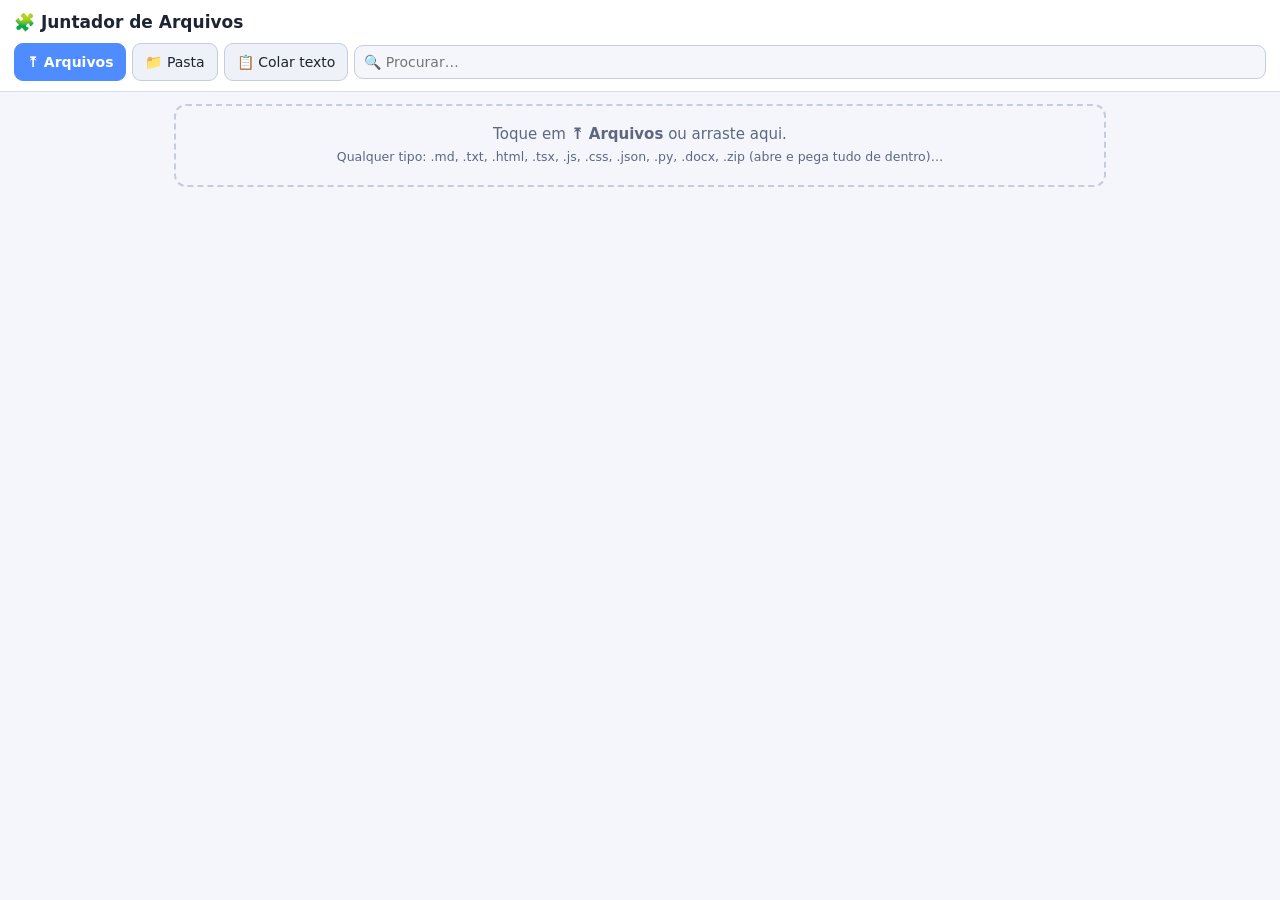
<file: app/ferramentas/juntador.html>
<!DOCTYPE html>
<html lang="pt-BR">
<head><style>/* 23/11: sem esticar */html,body,*{overscroll-behavior:none}</style>
<meta charset="utf-8">
<meta name="viewport" content="width=device-width, initial-scale=1, viewport-fit=cover">
<meta name="theme-color" content="#1b2337">
<title>Juntador de Arquivos</title>
<style>
  :root { --bg:#0f1420; --bg2:#151b2b; --bg3:#1b2337; --line:#263048; --line2:#34405e; --tx:#d8deea; --mut:#8592ab; --acc:#4f8cff; --ok:#38c793; --warn:#f2b84b; --bad:#ff6b78; --mono:ui-monospace,"Cascadia Code","JetBrains Mono",Consolas,Menlo,monospace; }
  @media (prefers-color-scheme: light) { :root { --bg:#f4f6fb; --bg2:#ffffff; --bg3:#eef1f8; --line:#d9deea; --line2:#c5ccdc; --tx:#1d2433; --mut:#5d6780; } }
  * { box-sizing: border-box; }
  [hidden] { display: none !important; }
  body { margin: 0; background: var(--bg); color: var(--tx); font: 15px/1.45 system-ui,-apple-system,"Segoe UI",Roboto,sans-serif; }
  header { position: sticky; top: 0; z-index: 10; background: var(--bg2); border-bottom: 1px solid var(--line); padding: 10px 14px; padding-top: max(10px, env(safe-area-inset-top)); }
  header h1 { margin: 0 0 8px; font-size: 17px; }
  main { max-width: 960px; margin: 0 auto; padding: 12px 14px 120px; }
  .row { display: flex; gap: 6px; flex-wrap: wrap; align-items: center; }
  .btn { font: inherit; font-size: 14px; padding: 8px 12px; border-radius: 9px; border: 1px solid var(--line2); background: var(--bg3); color: var(--tx); cursor: pointer; white-space: nowrap; }
  .btn:hover { border-color: var(--acc); }
  .btn.p { background: var(--acc); border-color: var(--acc); color: #fff; font-weight: 600; }
  .btn.s { padding: 4px 9px; font-size: 13px; border-radius: 7px; }
  .btn.d { color: var(--bad); }
  .inp { font: inherit; font-size: 16px; padding: 8px 10px; border-radius: 9px; border: 1px solid var(--line2); background: var(--bg); color: var(--tx); }
  textarea.inp { width: 100%; font-family: var(--mono); font-size: 13px; }
  .muted { color: var(--mut); } .small { font-size: 12.5px; }
  .card { background: var(--bg2); border: 1px solid var(--line); border-radius: 12px; padding: 12px; margin-bottom: 10px; }
  .drop { border: 2px dashed var(--line2); border-radius: 12px; padding: 18px; text-align: center; color: var(--mut); margin-bottom: 10px; }
  .drop.on { border-color: var(--acc); color: var(--tx); }
  .it { background: var(--bg2); border: 1px solid var(--line); border-radius: 10px; margin-bottom: 6px; }
  .it.off { opacity: .5; }
  .it-h { display: flex; align-items: center; gap: 6px; padding: 7px 8px; }
  .it-h input[type=checkbox] { width: 18px; height: 18px; flex-shrink: 0; }
  .nm { flex: 1; min-width: 0; cursor: pointer; }
  .nm b { display: block; font-family: var(--mono); font-size: 13px; word-break: break-all; }
  .nm small { color: var(--mut); font-size: 11.5px; }
  .tag { font-size: 10.5px; padding: 1px 6px; border-radius: 99px; background: var(--bg3); border: 1px solid var(--line2); margin-right: 4px; }
  .mv { display: flex; gap: 3px; flex-shrink: 0; }
  .body { border-top: 1px solid var(--line); padding: 8px; }
  pre.code { margin: 0; white-space: pre-wrap; word-break: break-word; font: 12.5px/1.5 var(--mono); background: var(--bg); border: 1px solid var(--line); border-radius: 8px; padding: 10px; max-height: 70vh; overflow: auto; }
  mark { background: #f2b84b66; color: inherit; border-radius: 2px; }
  .bar { position: fixed; left: 0; right: 0; bottom: 0; background: var(--bg2); border-top: 1px solid var(--line); padding: 8px 14px; padding-bottom: max(8px, env(safe-area-inset-bottom)); z-index: 10; }
  .bar .row { max-width: 960px; margin: 0 auto; }
  .toast { position: fixed; left: 50%; bottom: 80px; transform: translateX(-50%); background: #111827; color: #fff; padding: 9px 14px; border-radius: 10px; font-size: 14px; z-index: 50; max-width: 90vw; text-align: center; }
  .modal { position: fixed; inset: 0; background: rgba(0,0,0,.55); z-index: 40; display: flex; align-items: center; justify-content: center; padding: 14px; }
  .modal > div { background: var(--bg2); border: 1px solid var(--line2); border-radius: 14px; padding: 14px; width: 100%; max-width: 720px; max-height: 90vh; overflow: auto; }
  .opts label { display: flex; gap: 8px; align-items: flex-start; margin: 6px 0; font-size: 14px; }
  .opts input[type=radio], .opts input[type=checkbox] { margin-top: 3px; width: 17px; height: 17px; flex-shrink: 0; }
  details > summary { cursor: pointer; }
</style>
</head>
<body>
<header>
  <h1>🧩 Juntador de Arquivos</h1>
  <div class="row">
    <button class="btn p" id="b-add">⤒ Arquivos</button>
    <button class="btn" id="b-dir">📁 Pasta</button>
    <button class="btn" id="b-paste">📋 Colar texto</button>
    <input class="inp" id="q" placeholder="🔍 Procurar…" style="flex:1;min-width:120px;padding:6px 9px;font-size:14px">
  </div>
  <input type="file" id="f-files" multiple hidden>
  <input type="file" id="f-dir" webkitdirectory multiple hidden>
</header>
<main>
  <div class="drop" id="drop">Toque em <b>⤒ Arquivos</b> ou arraste aqui.<br><span class="small">Qualquer tipo: .md, .txt, .html, .tsx, .js, .css, .json, .py, .docx, .zip (abre e pega tudo de dentro)…</span></div>
  <div class="row small muted" id="resumo" style="margin-bottom:8px"></div>
  <div class="row" id="ordem" hidden style="margin-bottom:8px">
    <span class="small muted">Ordenar:</span>
    <button class="btn s" data-o="nome">Nome A→Z</button>
    <button class="btn s" data-o="tipo">Tipo</button>
    <button class="btn s" data-o="pasta">Pasta</button>
    <button class="btn s" data-o="tam">Tamanho</button>
    <button class="btn s" data-o="inv">Inverter</button>
    <button class="btn s" id="b-todos">☑ Todos</button>
    <button class="btn s" id="b-nenhum">☐ Nenhum</button>
    <button class="btn s d" id="b-limpar">🗑 Limpar tudo</button>
  </div>
  <div id="lista"></div>
</main>
<div class="bar" id="bar" hidden>
  <div class="row">
    <span class="small muted" id="sel"></span>
    <span style="flex:1"></span>
    <button class="btn" id="b-copiar">📋 Copiar tudo</button>
    <button class="btn p" id="b-gerar">⤓ Gerar arquivo único</button>
  </div>
</div>

<script>
(function () {
  'use strict';
  const $ = (s, r) => (r || document).querySelector(s);
  const esc = (s) => String(s == null ? '' : s).replace(/[&<>"']/g, (c) => ({ '&': '&amp;', '<': '&lt;', '>': '&gt;', '"': '&quot;', "'": '&#39;' }[c]));
  let items = [];        // { id, path, text|null, b64|null, size, on, open }
  let q = '';
  const uid = () => Date.now().toString(36) + Math.random().toString(36).slice(2, 7);
  function toast(t, ms) { const el = document.createElement('div'); el.className = 'toast'; el.textContent = t; document.body.appendChild(el); setTimeout(() => el.remove(), ms || 2600); }

  // ── Tipos ───────────────────────────────────────────────────────────────────
  const LANG = { md: 'markdown', markdown: 'markdown', txt: 'text', html: 'html', htm: 'html', css: 'css', scss: 'scss', js: 'javascript', mjs: 'javascript', cjs: 'javascript', jsx: 'jsx', ts: 'typescript', tsx: 'tsx', json: 'json', py: 'python', sh: 'bash', bat: 'bat', ps1: 'powershell', yml: 'yaml', yaml: 'yaml', xml: 'xml', svg: 'svg', sql: 'sql', java: 'java', kt: 'kotlin', gradle: 'groovy', php: 'php', rb: 'ruby', go: 'go', rs: 'rust', c: 'c', h: 'c', cpp: 'cpp', cs: 'csharp', vue: 'vue', svelte: 'svelte', toml: 'toml', ini: 'ini', env: 'text', csv: 'csv', docx: 'text' };
  const ext = (p) => { const b = p.split('/').pop().toLowerCase(); const i = b.lastIndexOf('.'); return i > 0 ? b.slice(i + 1) : ''; };
  const lang = (p) => LANG[ext(p)] || 'text';
  const isTexto = (p) => ['markdown', 'text'].includes(lang(p));
  const BIN = /^(png|jpe?g|gif|webp|ico|bmp|pdf|zip|apk|jar|keystore|jks|mp3|mp4|wav|ogg|webm|woff2?|ttf|otf|eot|exe|dll|so|bin|7z|rar|gz|tgz|mov|avi|psd|xlsx?|pptx?)$/;
  const bytesFmt = (n) => n < 1024 ? n + ' B' : n < 1048576 ? (n / 1024).toFixed(1).replace('.', ',') + ' KB' : (n / 1048576).toFixed(1).replace('.', ',') + ' MB';
  const linhas = (t) => t == null ? 0 : (t.match(/\n/g) || []).length + 1;

  function decode(u8) {
    try { return new TextDecoder('utf-8', { fatal: true }).decode(u8).replace(/^﻿/, ''); }
    catch { return new TextDecoder('windows-1252').decode(u8); }
  }
  function pareceBinario(u8) { const n = Math.min(u8.length, 8000); for (let i = 0; i < n; i++) if (u8[i] === 0) return true; return false; }
  function b64(u8) { let s = ''; for (let i = 0; i < u8.length; i += 0x8000) s += String.fromCharCode.apply(null, u8.subarray(i, i + 0x8000)); return btoa(s); }
  function unb64(s) { const b = atob(s); const u = new Uint8Array(b.length); for (let i = 0; i < b.length; i++) u[i] = b.charCodeAt(i); return u; }

  // ── ZIP: ler (sem biblioteca) ───────────────────────────────────────────────
  async function inflate(u8) {
    if (typeof DecompressionStream === 'undefined') throw new Error('Este navegador não abre .zip compactado. Atualize o navegador.');
    const ds = new DecompressionStream('deflate-raw');
    const out = new Response(new Blob([u8]).stream().pipeThrough(ds));
    return new Uint8Array(await out.arrayBuffer());
  }
  async function lerZip(u8) {
    const dv = new DataView(u8.buffer, u8.byteOffset, u8.byteLength);
    let eocd = -1;
    for (let i = u8.length - 22; i >= Math.max(0, u8.length - 65557); i--) if (dv.getUint32(i, true) === 0x06054b50) { eocd = i; break; }
    if (eocd < 0) throw new Error('.zip inválido ou corrompido');
    let n = dv.getUint16(eocd + 10, true), off = dv.getUint32(eocd + 16, true);
    if (off === 0xffffffff || n === 0xffff) { const loc = eocd - 20; if (loc >= 0 && dv.getUint32(loc, true) === 0x07064b50) { const z = Number(dv.getBigUint64(loc + 8, true)); n = Number(dv.getBigUint64(z + 32, true)); off = Number(dv.getBigUint64(z + 48, true)); } }
    const out = [], utf = new TextDecoder('utf-8'), lat = new TextDecoder('windows-1252');
    let p = off;
    for (let k = 0; k < n; k++) {
      if (dv.getUint32(p, true) !== 0x02014b50) break;
      const flags = dv.getUint16(p + 8, true), method = dv.getUint16(p + 10, true);
      let csize = dv.getUint32(p + 20, true);
      const nl = dv.getUint16(p + 28, true), el = dv.getUint16(p + 30, true), cl = dv.getUint16(p + 32, true);
      let lo = dv.getUint32(p + 42, true);
      const nameB = u8.subarray(p + 46, p + 46 + nl);
      const name = (flags & 0x800) ? utf.decode(nameB) : (() => { try { return new TextDecoder('utf-8', { fatal: true }).decode(nameB); } catch { return lat.decode(nameB); } })();
      if (csize === 0xffffffff || lo === 0xffffffff) { let e = p + 46 + nl; const end = e + el; while (e < end) { const id = dv.getUint16(e, true), sz = dv.getUint16(e + 2, true); if (id === 1) { let q2 = e + 4; if (dv.getUint32(p + 24, true) === 0xffffffff) q2 += 8; if (csize === 0xffffffff) { csize = Number(dv.getBigUint64(q2, true)); q2 += 8; } if (lo === 0xffffffff) lo = Number(dv.getBigUint64(q2, true)); } e += 4 + sz; } }
      p += 46 + nl + el + cl;
      if (name.endsWith('/')) continue;
      const dataStart = lo + 30 + dv.getUint16(lo + 26, true) + dv.getUint16(lo + 28, true);
      const raw = u8.subarray(dataStart, dataStart + csize);
      let data;
      if (method === 0) data = raw.slice();
      else if (method === 8) data = await inflate(raw);
      else { out.push({ name, erro: 'compactação não suportada (' + method + ')' }); continue; }
      out.push({ name, data });
    }
    return out;
  }

  // ── ZIP: escrever (sem compactar, abre em qualquer lugar) ───────────────────
  const CRC = (() => { const t = new Uint32Array(256); for (let n = 0; n < 256; n++) { let c = n; for (let k = 0; k < 8; k++) c = c & 1 ? 0xedb88320 ^ (c >>> 1) : c >>> 1; t[n] = c >>> 0; } return t; })();
  const crc32 = (u8) => { let c = 0xffffffff; for (let i = 0; i < u8.length; i++) c = CRC[(c ^ u8[i]) & 0xff] ^ (c >>> 8); return (c ^ 0xffffffff) >>> 0; };
  function escreverZip(files) {
    const enc = new TextEncoder(), parts = [], central = []; let off = 0;
    for (const f of files) {
      const name = enc.encode(f.name), data = f.data, crc = crc32(data);
      const h = new DataView(new ArrayBuffer(30));
      h.setUint32(0, 0x04034b50, true); h.setUint16(4, 20, true); h.setUint16(6, 0x800, true); h.setUint16(8, 0, true);
      h.setUint32(14, crc, true); h.setUint32(18, data.length, true); h.setUint32(22, data.length, true); h.setUint16(26, name.length, true);
      parts.push(new Uint8Array(h.buffer), name, data);
      const c = new DataView(new ArrayBuffer(46));
      c.setUint32(0, 0x02014b50, true); c.setUint16(4, 20, true); c.setUint16(6, 20, true); c.setUint16(8, 0x800, true);
      c.setUint32(16, crc, true); c.setUint32(20, data.length, true); c.setUint32(24, data.length, true); c.setUint16(28, name.length, true); c.setUint32(42, off, true);
      central.push(new Uint8Array(c.buffer), name);
      off += 30 + name.length + data.length;
    }
    const csize = central.reduce((a, b) => a + b.length, 0);
    const e = new DataView(new ArrayBuffer(22));
    e.setUint32(0, 0x06054b50, true); e.setUint16(8, files.length, true); e.setUint16(10, files.length, true); e.setUint32(12, csize, true); e.setUint32(16, off, true);
    return new Blob(parts.concat(central, [new Uint8Array(e.buffer)]), { type: 'application/zip' });
  }

  // ── Word (.docx): só o texto ────────────────────────────────────────────────
  async function textoDocx(u8) {
    const ents = await lerZip(u8);
    const doc = ents.find((e) => e.name === 'word/document.xml');
    if (!doc || !doc.data) return null;
    const xml = new TextDecoder('utf-8').decode(doc.data);
    return xml.replace(/<w:tab\/>/g, '\t').replace(/<w:br[^>]*\/>/g, '\n').replace(/<\/w:p>/g, '\n').replace(/<[^>]+>/g, '')
      .replace(/&lt;/g, '<').replace(/&gt;/g, '>').replace(/&quot;/g, '"').replace(/&apos;/g, "'").replace(/&amp;/g, '&').replace(/\n{3,}/g, '\n\n').trim();
  }

  // ── Importar ────────────────────────────────────────────────────────────────
  async function addBytes(path, u8) {
    path = path.replace(/\\/g, '/').replace(/^\/+/, '');
    const e = ext(path);
    if (e === 'zip') {
      try {
        const ents = await lerZip(u8);
        const names = ents.map((x) => x.name);
        const raiz = names.length > 1 && names.every((n) => n.includes('/') && n.split('/')[0] === names[0].split('/')[0]) ? names[0].split('/')[0] + '/' : '';
        let n = 0;
        for (const x of ents) {
          if (/(^|\/)(__MACOSX|node_modules|\.git)\//.test(x.name) || /\.DS_Store$/.test(x.name)) continue;
          if (x.erro) { toast(x.name + ': ' + x.erro); continue; }
          await addBytes(x.name.slice(raiz.length), x.data); n++;
        }
        toast('📦 ' + path + ': ' + n + ' arquivo(s)');
      } catch (er) { toast('⚠ ' + path + ': ' + er.message, 5000); }
      return;
    }
    let text = null, bin = null;
    if (e === 'docx') { try { text = await textoDocx(u8); } catch {} bin = b64(u8); } // guarda o original para o .zip
    else if (BIN.test(e) || pareceBinario(u8)) bin = b64(u8);
    else text = decode(u8);
    const ex = items.find((i) => i.path === path);
    const rec = { id: ex ? ex.id : uid(), path, text, b64: bin, size: u8.length, on: true, open: false };
    if (ex) Object.assign(ex, rec); else items.push(rec);
    // Arquivo gerado por este Juntador? Oferece separar de volta.
    if (text && /<!-- arquivo: .+? -->/.test(text) && /<!-- fim: .+? -->/.test(text)) setTimeout(() => oferecerSeparar(rec), 200);
  }
  async function importar(fileList) {
    const files = Array.from(fileList || []);
    if (!files.length) return;
    toast('Lendo ' + files.length + ' arquivo(s)…', 1500);
    for (const f of files) await addBytes(f.webkitRelativePath || f.name, new Uint8Array(await f.arrayBuffer()));
    salvar(); render();
  }
  $('#b-add').onclick = () => $('#f-files').click();
  $('#b-dir').onclick = () => $('#f-dir').click();
  $('#f-files').onchange = (e) => { importar(e.target.files); e.target.value = ''; };
  $('#f-dir').onchange = (e) => { importar(e.target.files); e.target.value = ''; };
  const drop = $('#drop');
  ['dragenter', 'dragover'].forEach((t) => document.addEventListener(t, (e) => { e.preventDefault(); drop.classList.add('on'); }));
  ['dragleave', 'drop'].forEach((t) => document.addEventListener(t, (e) => { e.preventDefault(); if (t === 'drop' || e.target === drop) drop.classList.remove('on'); }));
  document.addEventListener('drop', (e) => importar(e.dataTransfer.files));
  $('#b-paste').onclick = () => {
    modal('<h3 style="margin-top:0">📋 Colar texto</h3><input class="inp" id="pn" placeholder="Nome (ex.: pagina.html ou notas.md)" style="width:100%;margin-bottom:8px"><textarea class="inp" id="pt" rows="12" placeholder="Cole aqui"></textarea><div class="row" style="justify-content:flex-end;margin-top:8px"><button class="btn" data-x="0">Cancelar</button><button class="btn p" data-x="1">Adicionar</button></div>',
      async (m, ok) => { if (!ok) return; const t = $('#pt', m).value; if (!t.trim()) return; let n = $('#pn', m).value.trim() || ('colado-' + (items.length + 1) + '.txt'); if (!ext(n)) n += /^\s*</.test(t) ? '.html' : '.md'; await addBytes(n, new TextEncoder().encode(t)); salvar(); render(); });
  };

  // ── Guardar no aparelho (não perde ao fechar) ──────────────────────────────
  let db = null;
  function idb() { if (db) return db; db = new Promise((res, rej) => { const r = indexedDB.open('juntador', 1); r.onupgradeneeded = () => r.result.createObjectStore('kv'); r.onsuccess = () => res(r.result); r.onerror = () => rej(r.error); }); return db; }
  async function salvar() { try { const d = await idb(); d.transaction('kv', 'readwrite').objectStore('kv').put(items.map(({ open, ...x }) => x), 'items'); } catch {} }
  async function carregar() { try { const d = await idb(); const r = d.transaction('kv').objectStore('kv').get('items'); r.onsuccess = () => { items = (r.result || []).map((x) => Object.assign(x, { open: false })); render(); }; } catch {} }

  // ── Lista ───────────────────────────────────────────────────────────────────
  function realce(t) {
    if (!q) return esc(t);
    const lo = t.toLowerCase(), ql = q.toLowerCase(); let out = '', i = 0, j;
    while ((j = lo.indexOf(ql, i)) >= 0) { out += esc(t.slice(i, j)) + '<mark>' + esc(t.slice(j, j + q.length)) + '</mark>'; i = j + q.length; }
    return out + esc(t.slice(i));
  }
  function render() {
    const vis = items.filter((x) => !q || x.path.toLowerCase().includes(q.toLowerCase()) || (x.text && x.text.toLowerCase().includes(q.toLowerCase())));
    const on = items.filter((x) => x.on);
    $('#ordem').hidden = !items.length; $('#bar').hidden = !items.length; $('#drop').hidden = items.length > 0;
    $('#resumo').textContent = items.length ? items.length + ' arquivo(s) · ' + bytesFmt(items.reduce((a, b) => a + b.size, 0)) + (q ? ' · ' + vis.length + ' com "' + q + '"' : '') : '';
    $('#sel').textContent = on.length + ' marcado(s) · ' + on.reduce((a, b) => a + linhas(b.text), 0).toLocaleString('pt-BR') + ' linhas';
    $('#lista').innerHTML = vis.map((x) => {
      const i = items.indexOf(x), tipo = x.text == null ? 'binário' : lang(x.path);
      const ocorr = q && x.text ? (x.text.toLowerCase().split(q.toLowerCase()).length - 1) : 0;
      return '<div class="it' + (x.on ? '' : ' off') + '" data-id="' + x.id + '"><div class="it-h">' +
        '<input type="checkbox" data-a="on"' + (x.on ? ' checked' : '') + ' title="Entra no arquivo final">' +
        '<div class="nm" data-a="abrir"><b>' + (i + 1) + '. ' + realce(x.path) + '</b><small><span class="tag">' + esc(tipo) + '</span>' + bytesFmt(x.size) + (x.text != null ? ' · ' + linhas(x.text).toLocaleString('pt-BR') + ' linhas' : '') + (ocorr ? ' · ' + ocorr + '× encontrado' : '') + (x.nota ? ' · 📝' : '') + '</small>' + (x.nota && !x.open ? '<small style="display:block">📝 ' + esc(x.nota) + '</small>' : '') + '</div>' +
        '<div class="mv"><button class="btn s" data-a="topo" title="Para o começo">⤒</button><button class="btn s" data-a="sobe" title="Subir">↑</button><button class="btn s" data-a="desce" title="Descer">↓</button><button class="btn s" data-a="mais" title="Mais">⋯</button></div></div>' +
        (x.open ? '<div class="body"><textarea class="inp nota" data-a="nota" rows="2" placeholder="📝 O que esse pedaço faz? De onde veio? (vai junto no arquivo final)" style="font-family:inherit;font-size:14px;margin-bottom:6px">' + esc(x.nota || '') + '</textarea>' + (x.text == null ? '<p class="muted small">Arquivo binário (imagem, PDF, zip…). Vai junto no .zip; no arquivo de texto aparece só o nome.</p>' : '<div class="row" style="margin-bottom:6px"><button class="btn s" data-a="copiar">📋 Copiar este</button><button class="btn s" data-a="editar">✏️ Editar</button></div><pre class="code">' + realce(x.text) + '</pre>') + '</div>' : '') +
        '</div>';
    }).join('');
  }
  $('#q').oninput = (e) => { q = e.target.value.trim(); render(); };
  $('#lista').addEventListener('input', (e) => { if (e.target.dataset.a !== 'nota') return; const it = items.find((x) => x.id === e.target.closest('[data-id]').dataset.id); if (it) { it.nota = e.target.value; salvarLogo(); } });
  let tSalvar; const salvarLogo = () => { clearTimeout(tSalvar); tSalvar = setTimeout(salvar, 600); };
  $('#lista').addEventListener('click', async (e) => {
    const a = e.target.closest('[data-a]'); if (!a) return;
    const it = items.find((x) => x.id === a.closest('[data-id]').dataset.id); if (!it) return;
    const i = items.indexOf(it), act = a.dataset.a;
    if (act === 'on') { it.on = a.checked; salvar(); render(); return; }
    if (act === 'nota') return;
    if (act === 'abrir') it.open = !it.open;
    if (act === 'sobe' && i > 0) [items[i - 1], items[i]] = [items[i], items[i - 1]];
    if (act === 'desce' && i < items.length - 1) [items[i + 1], items[i]] = [items[i], items[i + 1]];
    if (act === 'topo') { items.splice(i, 1); items.unshift(it); }
    if (act === 'copiar') { await copiar(it.text); }
    if (act === 'editar') {
      modal('<h3 style="margin-top:0">✏️ ' + esc(it.path) + '</h3><textarea class="inp" id="et" rows="18"></textarea><div class="row" style="justify-content:flex-end;margin-top:8px"><button class="btn" data-x="0">Cancelar</button><button class="btn p" data-x="1">Salvar</button></div>',
        (m, ok) => { if (ok) { it.text = $('#et', m).value; it.size = new Blob([it.text]).size; salvar(); render(); } }, (m) => { $('#et', m).value = it.text; });
      return;
    }
    if (act === 'mais') {
      modal('<h3 style="margin-top:0">' + esc(it.path) + '</h3><div class="row"><button class="btn" data-x="ren">✏️ Renomear / mudar pasta</button><button class="btn" data-x="pos">🔢 Mudar posição</button><button class="btn" data-x="dup">⧉ Duplicar</button><button class="btn" data-x="dl">⤓ Baixar este</button><button class="btn d" data-x="del">🗑 Tirar da lista</button><button class="btn" data-x="0">Fechar</button></div>',
        async (m, ok, x) => {
          if (x === 'ren') { const n = prompt('Novo nome (pode ter pasta, ex.: src/app.js):', it.path); if (n && n.trim()) it.path = n.trim().replace(/^\/+/, ''); }
          if (x === 'pos') { const n = parseInt(prompt('Posição (1 a ' + items.length + '):', String(i + 1)), 10); if (n >= 1 && n <= items.length) { items.splice(items.indexOf(it), 1); items.splice(n - 1, 0, it); } }
          if (x === 'dup') items.splice(items.indexOf(it) + 1, 0, Object.assign({}, it, { id: uid(), path: it.path.replace(/(\.[^.]+)?$/, '-copia$1'), open: false }));
          if (x === 'dl') baixar(it.path.split('/').pop(), it.b64 ? new Blob([unb64(it.b64)]) : new Blob([it.text || ''], { type: 'text/plain;charset=utf-8' }));
          if (x === 'del') items = items.filter((y) => y !== it);
          salvar(); render();
        });
      return;
    }
    salvar(); render();
  });
  $('#ordem').addEventListener('click', (e) => {
    const b = e.target.closest('[data-o]'); if (!b) return;
    const o = b.dataset.o, cmp = (a, c) => a.localeCompare(c, 'pt', { numeric: true });
    if (o === 'nome') items.sort((a, c) => cmp(a.path.split('/').pop(), c.path.split('/').pop()));
    if (o === 'pasta') items.sort((a, c) => cmp(a.path, c.path));
    if (o === 'tipo') items.sort((a, c) => cmp(lang(a.path), lang(c.path)) || cmp(a.path, c.path));
    if (o === 'tam') items.sort((a, c) => c.size - a.size);
    if (o === 'inv') items.reverse();
    salvar(); render();
  });
  $('#b-todos').onclick = () => { items.forEach((x) => (x.on = true)); salvar(); render(); };
  $('#b-nenhum').onclick = () => { items.forEach((x) => (x.on = false)); salvar(); render(); };
  $('#b-limpar').onclick = () => { if (!confirm('Tirar TODOS os arquivos da lista? (os seus arquivos originais não são apagados)')) return; items = []; salvar(); render(); };

  // ── Gerar o arquivo único ───────────────────────────────────────────────────
  function cerca(t) { let m = 2, r; const re = /`{3,}/g; while ((r = re.exec(t))) m = Math.max(m, r[0].length); return '`'.repeat(m + 1); }
  function arvore(paths) {
    const root = {};
    paths.forEach((p) => { let n = root; p.split('/').forEach((s, i, a) => { n[s] = n[s] || (i === a.length - 1 ? null : {}); if (n[s]) n = n[s]; }); });
    const out = [];
    const walk = (n, pre) => { const ks = Object.keys(n).sort((a, b) => (n[a] === null) - (n[b] === null) || a.localeCompare(b)); ks.forEach((k, i) => { const last = i === ks.length - 1; out.push(pre + (last ? '└── ' : '├── ') + k + (n[k] ? '/' : '')); if (n[k]) walk(n[k], pre + (last ? '    ' : '│   ')); }); };
    walk(root, ''); return out.join('\n');
  }
  function gerarMD(sel, opt) {
    const total = sel.reduce((a, b) => a + linhas(b.text), 0);
    let s = '# ' + (opt.titulo || 'Arquivos juntados') + '\n\n';
    s += '> ' + sel.length + ' arquivo(s) · ' + total.toLocaleString('pt-BR') + ' linhas · gerado em ' + new Date().toLocaleString('pt-BR') + '\n\n';
    if (opt.indice) s += '## Índice\n\n' + sel.map((x, i) => (i + 1) + '. `' + x.path + '`' + (x.text != null ? ' — ' + linhas(x.text) + ' linhas' : ' — binário') + (x.nota ? ' — ' + x.nota.split('\n')[0] : '')).join('\n') + '\n\n';
    if (opt.arvore) s += '## Estrutura\n\n```\n' + arvore(sel.map((x) => x.path)) + '\n```\n\n';
    s += '---\n\n';
    sel.forEach((x, i) => {
      s += '<!-- arquivo: ' + x.path + ' -->\n## ' + (i + 1) + '. ' + x.path + '\n\n' + (x.nota ? '> 📝 ' + x.nota.replace(/\n/g, '\n> ') + '\n\n' : '');
      if (x.text == null) s += '_(arquivo binário, ' + bytesFmt(x.size) + ' — não cabe em texto)_\n\n';
      else if (opt.textoSolto && isTexto(x.path)) s += x.text.replace(/\s+$/, '') + '\n\n';
      else { const f = cerca(x.text); s += f + lang(x.path) + '\n' + x.text.replace(/\n$/, '') + '\n' + f + '\n\n'; }
      s += '<!-- fim: ' + x.path + ' -->\n\n';
    });
    return s;
  }
  function gerarTXT(sel) {
    return sel.filter((x) => x.text != null).map((x) => (x.nota ? '/* 📝 ' + x.path + ': ' + x.nota.replace(/\*\//g, '* /') + ' */\n' : '') + '===== ARQUIVO: ' + x.path + ' =====\n' + x.text.replace(/\n$/, '') + '\n===== FIM: ' + x.path + ' =====').join('\n\n') + '\n';
  }
  function gerarHTML(sel, opt) {
    const dados = JSON.stringify(sel.map((x) => ({ p: x.path, t: x.text, l: lang(x.path), n: x.nota || '' }))).replace(/</g, '\\u003c');
    return '<!DOCTYPE html><html lang="pt-BR"><head><meta charset="utf-8"><meta name="viewport" content="width=device-width,initial-scale=1"><title>' + esc(opt.titulo || 'Arquivos juntados') + '</title>' +
      '<style>body{margin:0;background:#0f1420;color:#d8deea;font:15px/1.45 system-ui,sans-serif}main{max-width:960px;margin:0 auto;padding:14px}h1{font-size:19px}input{width:100%;font-size:16px;padding:9px;border-radius:9px;border:1px solid #34405e;background:#151b2b;color:#d8deea;margin-bottom:10px}nav a{display:block;color:#8fb8ff;font:13px ui-monospace,monospace;padding:2px 0;text-decoration:none}section{background:#151b2b;border:1px solid #263048;border-radius:10px;margin:10px 0}section h2{font:600 13px ui-monospace,monospace;margin:0;padding:9px 10px;display:flex;gap:8px;align-items:center;word-break:break-all}section h2 span{flex:1}button{font:inherit;font-size:13px;padding:4px 10px;border-radius:7px;border:1px solid #34405e;background:#1b2337;color:#d8deea;cursor:pointer}pre{margin:0;padding:10px;border-top:1px solid #263048;white-space:pre-wrap;word-break:break-word;font:12.5px/1.5 ui-monospace,monospace}</style></head><body><main><h1>' + esc(opt.titulo || 'Arquivos juntados') + '</h1><input id="q" placeholder="🔍 Procurar…"><button id="all">📋 Copiar tudo</button><nav id="nav"></nav><div id="l"></div></main>' +
      '<script>const D=' + dados + ';const e=s=>String(s==null?"":s).replace(/[&<>]/g,c=>({"&":"&amp;","<":"&lt;",">":"&gt;"}[c]));' +
      'function cp(t,b){navigator.clipboard.writeText(t).then(()=>{if(b){const o=b.textContent;b.textContent="✓";setTimeout(()=>b.textContent=o,1200)}}).catch(()=>prompt("Copie:",t))}' +
      'function r(){const q=document.getElementById("q").value.toLowerCase();const v=D.map((x,i)=>[x,i]).filter(([x])=>!q||x.p.toLowerCase().includes(q)||(x.t||"").toLowerCase().includes(q));' +
      'document.getElementById("nav").innerHTML=v.map(([x,i])=>\'<a href="#s\'+i+\'">\'+(i+1)+". "+e(x.p)+"</a>").join("");' +
      'document.getElementById("l").innerHTML=v.map(([x,i])=>\'<section id="s\'+i+\'"><h2><span>\'+(i+1)+". "+e(x.p)+\'</span><button data-i="\'+i+\'">📋 Copiar</button></h2>\'+(x.n?\'<div style="padding:0 10px 8px;color:#f2d27a;font-size:13px">📝 \'+e(x.n)+"</div>":"")+\'<pre>\'+(x.t==null?"(arquivo binário)":e(x.t))+"</pre></section>").join("")}' +
      'document.getElementById("q").oninput=r;document.getElementById("l").onclick=ev=>{const b=ev.target.closest("[data-i]");if(b)cp(D[+b.dataset.i].t||"",b)};' +
      'document.getElementById("all").onclick=ev=>cp(D.map(x=>"===== "+x.p+" =====\\n"+(x.t||"(binário)")).join("\\n\\n"),ev.target);r();<\/script></body></html>';
  }
  function zipDosArquivos(sel) {
    const enc = new TextEncoder();
    const files = sel.map((x) => ({ name: x.path, data: x.b64 ? unb64(x.b64) : enc.encode(x.text || '') }));
    const notas = sel.filter((x) => x.nota);
    if (notas.length) files.push({ name: 'LEIA-ME-PEDACOS.md', data: enc.encode('# O que cada pedaço faz\n\n' + notas.map((x) => '- **' + x.path + '** — ' + x.nota.replace(/\n/g, ' ')).join('\n') + '\n') });
    return escreverZip(files);
  }
  function batPastas(sel) {
    const dirs = [...new Set(sel.map((x) => x.path.split('/').slice(0, -1).join('/')).filter(Boolean).flatMap((d) => d.split('/').map((_, i, a) => a.slice(0, i + 1).join('/'))))].sort();
    return '@echo off\r\nchcp 65001 >nul\r\ncd /d "%~dp0"\r\n' + dirs.map((d) => 'if not exist "' + d.replace(/\//g, '\\') + '" mkdir "' + d.replace(/\//g, '\\') + '"').join('\r\n') +
      '\r\n' + sel.map((x) => 'if not exist "' + x.path.replace(/\//g, '\\') + '" type nul > "' + x.path.replace(/\//g, '\\') + '"').join('\r\n') + '\r\necho Pronto: ' + dirs.length + ' pasta(s) e ' + sel.length + ' arquivo(s) vazios criados.\r\npause\r\n';
  }

  $('#b-gerar').onclick = () => {
    const sel = items.filter((x) => x.on);
    if (!sel.length) return toast('Marque pelo menos um arquivo ☑');
    const pref = JSON.parse(localStorage.getItem('juntador:opt') || '{}');
    modal('<h3 style="margin-top:0">⤓ Gerar arquivo único</h3><p class="small muted" style="margin-top:0">' + sel.length + ' arquivo(s), na ordem da lista. Nada é cortado.</p>' +
      '<input class="inp" id="ot" placeholder="Título (opcional)" style="width:100%" value="' + esc(pref.titulo || '') + '">' +
      '<div class="opts"><b class="small">Formato</b>' +
      '<label><input type="radio" name="fmt" value="md" checked> <span><b>.md (Markdown)</b> — um arquivo só, com índice. Código vai em blocos (HTML aparece como código, não vira página).</span></label>' +
      '<label><input type="radio" name="fmt" value="txt"> <span><b>.txt com marcadores</b> <code>===== ARQUIVO: … =====</code> — o ⤵ Montar do Mini SK recria tudo.</span></label>' +
      '<label><input type="radio" name="fmt" value="html"> <span><b>.html para ler</b> — índice, busca e botão Copiar em cada arquivo.</span></label>' +
      '<label><input type="radio" name="fmt" value="zip"> <span><b>.zip</b> — os arquivos separados, com os nomes e pastas da lista.</span></label>' +
      '<label><input type="radio" name="fmt" value="bat"> <span><b>.bat</b> — cria no Windows as pastas e os arquivos vazios dessa estrutura.</span></label>' +
      '<b class="small">Opções do .md</b>' +
      '<label><input type="checkbox" id="oi" ' + (pref.indice !== false ? 'checked' : '') + '> <span>Índice no começo</span></label>' +
      '<label><input type="checkbox" id="oa" ' + (pref.arvore !== false ? 'checked' : '') + '> <span>Desenho da árvore de pastas</span></label>' +
      '<label><input type="checkbox" id="os" ' + (pref.textoSolto !== false ? 'checked' : '') + '> <span>Arquivos .md e .txt entram como texto normal (não em bloco de código)</span></label></div>' +
      '<div class="row" style="justify-content:flex-end;margin-top:10px"><button class="btn" data-x="0">Cancelar</button><button class="btn" data-x="copiar">📋 Copiar</button><button class="btn p" data-x="1">⤓ Baixar</button></div>',
      async (m, ok, x) => {
        if (!ok && x !== 'copiar') return;
        const fmt = (m.querySelector('[name=fmt]:checked') || {}).value || 'md';
        const opt = { titulo: $('#ot', m).value.trim(), indice: $('#oi', m).checked, arvore: $('#oa', m).checked, textoSolto: $('#os', m).checked };
        localStorage.setItem('juntador:opt', JSON.stringify(opt));
        const nome = (opt.titulo || 'juntado').normalize('NFD').replace(/[̀-ͯ]/g, '').replace(/[^\w-]+/g, '-').replace(/^-|-$/g, '').toLowerCase() || 'juntado';
        let blob, texto = null;
        if (fmt === 'md') texto = gerarMD(sel, opt);
        if (fmt === 'txt') texto = gerarTXT(sel);
        if (fmt === 'html') texto = gerarHTML(sel, opt);
        if (fmt === 'bat') texto = batPastas(sel);
        if (x === 'copiar') { if (texto == null) return toast('O .zip não dá para copiar; use Baixar.'); return copiar(texto); }
        blob = fmt === 'zip' ? zipDosArquivos(sel) : new Blob([texto], { type: (fmt === 'html' ? 'text/html' : 'text/plain') + ';charset=utf-8' });
        baixar(nome + '.' + fmt, blob);
        toast('⤓ ' + nome + '.' + fmt + ' (' + bytesFmt(blob.size) + ')');
      });
  };
  $('#b-copiar').onclick = () => { const sel = items.filter((x) => x.on); if (!sel.length) return toast('Marque pelo menos um arquivo ☑'); copiar(gerarMD(sel, { indice: true, arvore: true, textoSolto: true })); };

  // ── Separar de volta (arquivo gerado aqui) ─────────────────────────────────
  function oferecerSeparar(rec) {
    if (!confirm('"' + rec.path + '" foi gerado pelo Juntador. Separar de volta nos arquivos originais?')) return;
    const re = /<!-- arquivo: (.+?) -->\n## [^\n]*\n\n([\s\S]*?)\n*<!-- fim: \1 -->/g; let m, n = 0;
    while ((m = re.exec(rec.text))) {
      let corpo = m[2], nota = '';
      const nm = corpo.match(/^> 📝 ([\s\S]*?)\n\n/); if (nm) { nota = nm[1].replace(/\n> /g, '\n'); corpo = corpo.slice(nm[0].length); }
      const f = corpo.match(/^(`{3,})[^\n]*\n([\s\S]*)\n\1\s*$/);
      if (f) corpo = f[2] + '\n';
      if (/^_\(arquivo binário/.test(corpo)) continue;
      const ex = items.find((i) => i.path === m[1]);
      const r2 = { id: ex ? ex.id : uid(), path: m[1], text: corpo, b64: null, size: new Blob([corpo]).size, on: true, open: false, nota };
      if (ex) Object.assign(ex, r2); else items.push(r2);
      n++;
    }
    items = items.filter((i) => i !== rec);
    salvar(); render(); toast('✂️ Separado em ' + n + ' arquivo(s)');
  }

  // ── Utilidades ──────────────────────────────────────────────────────────────
  async function copiar(t) {
    try { await navigator.clipboard.writeText(t); toast('📋 Copiado (' + linhas(t).toLocaleString('pt-BR') + ' linhas)'); }
    catch { const ta = document.createElement('textarea'); ta.value = t; document.body.appendChild(ta); ta.select(); try { document.execCommand('copy'); toast('📋 Copiado'); } catch { toast('Não deu para copiar; use Baixar.'); } ta.remove(); }
  }
  function baixar(nome, blob) { const a = document.createElement('a'); a.href = URL.createObjectURL(blob); a.download = nome; document.body.appendChild(a); a.click(); a.remove(); setTimeout(() => URL.revokeObjectURL(a.href), 3000); }
  function modal(html, done, init) {
    const w = document.createElement('div'); w.className = 'modal'; w.innerHTML = '<div>' + html + '</div>'; document.body.appendChild(w);
    if (init) init(w);
    w.addEventListener('click', (e) => { const b = e.target.closest('[data-x]'); if (!b && e.target !== w) return; const x = b ? b.dataset.x : '0'; w.remove(); done(w, x === '1', x); });
  }

  carregar();
})();
</script>
</body>
</html>
</file>
<file: app/css/app.css>
/* 23/11: SEM "ESTICAR IGUAL CHICLETE" — o Android estica a tela quando passa da ponta (e às vezes trava esticado). Isto desliga em tudo. */
html, body, * { overscroll-behavior: none; }

:root { --bg:#0f172a; --bg2:#16213a; --bg3:#1e2b48; --tx:#e6edf8; --mu:#9fb0cc; --li:#2b3a5c; --az:#3b82f6; --ok:#34d399; --er:#f87171; --am:#fbbf24; --mono: ui-monospace, "Cascadia Code", Consolas, Menlo, monospace; }
* { box-sizing: border-box; } [hidden] { display: none !important; }
body { margin: 0; background: var(--bg); color: var(--tx); font: 16px/1.45 system-ui, -apple-system, "Segoe UI", Roboto, sans-serif; }
header { background: #0b1224; border-bottom: 1px solid var(--li); padding: 8px 14px; }
.topo { display: flex; align-items: center; gap: 8px; } h1 { font-size: 1.15rem; margin: 0; }
.barra { display: flex; gap: 8px; flex-wrap: wrap; align-items: center; margin-top: 6px; }
.sel { display: flex; gap: 6px; align-items: center; font-size: .9rem; color: var(--mu); flex-wrap: wrap; }
select, input[type=text], textarea { background: var(--bg); color: var(--tx); border: 1px solid var(--li); border-radius: 10px; padding: 8px 10px; font: inherit; min-height: 42px; max-width: 100%; }
.abas { display: flex; gap: 6px; flex-wrap: wrap; padding: 10px 14px 0; max-width: min(1700px, 97vw); margin: 0 auto; }
.aba { font: inherit; padding: 8px 14px; border-radius: 99px; border: 1px solid var(--li); background: var(--bg3); color: var(--tx); cursor: pointer; }
.aba.on { background: var(--az); border-color: var(--az); color: #fff; }
main { max-width: min(1700px, 97vw); margin: 0 auto; padding: 10px 14px 80px; }
.card { background: var(--bg2); border: 1px solid var(--li); border-radius: 14px; padding: 12px 14px; margin-bottom: 12px; }
h2 { font-size: 1.05rem; margin: 0 0 8px; }
.muted { color: var(--mu); } .pequeno { font-size: .88rem; }
.linha { display: flex; gap: 8px; flex-wrap: wrap; align-items: center; margin: 6px 0; } .cresce { flex: 1; }
.btn { font: inherit; padding: 9px 14px; min-height: 42px; border-radius: 10px; border: 1px solid var(--li); background: var(--bg3); color: var(--tx); cursor: pointer; }
.btn.p { background: var(--az); border-color: var(--az); color: #fff; font-weight: 600; }
.btn.s { min-height: 34px; padding: 5px 10px; font-size: .88rem; }
.btn.d { color: var(--er); }
.chip { font-size: .78rem; padding: 2px 9px; border-radius: 99px; background: var(--bg3); border: 1px solid var(--li); }
.proj { border: 1px solid var(--li); border-radius: 12px; padding: 10px; margin-bottom: 8px; background: var(--bg); }
.proj.on { border-color: var(--az); }
.proj .nm { font-weight: 700; overflow-wrap: anywhere; }
.aviso { position: fixed; left: 50%; bottom: 16px; transform: translateX(-50%); background: #111827; border: 1px solid var(--li); padding: 10px 14px; border-radius: 12px; max-width: 92vw; z-index: 20; }
.aviso.erro { border-color: var(--er); } .aviso.ok { border-color: var(--ok); }
.modal { position: fixed; inset: 0; background: rgba(0,0,0,.55); z-index: 30; display: flex; align-items: center; justify-content: center; padding: 14px; }
.modal > div { background: var(--bg2); border: 1px solid var(--li); border-radius: 14px; padding: 14px; width: 100%; max-width: 640px; max-height: 90vh; overflow: auto; }
/* o plano (markdown mostrado como página) */
.md { background: var(--bg2); border: 1px solid var(--li); border-radius: 14px; padding: 6px 16px 16px; overflow-wrap: anywhere; }
.md h1 { font-size: 1.25rem; margin: 14px 0 6px; } .md h2 { font-size: 1.1rem; margin: 18px 0 6px; border-bottom: 1px solid var(--li); padding-bottom: 4px; } .md h3 { font-size: 1rem; margin: 14px 0 4px; color: var(--az); }
.md code { font-family: var(--mono); font-size: .88em; background: var(--bg3); padding: 1px 5px; border-radius: 5px; }
.md pre { background: var(--bg); border: 1px solid var(--li); border-radius: 10px; padding: 10px; overflow: auto; font: 13px/1.45 var(--mono); }
.md ul { padding-left: 20px; } .md li { margin: 2px 0; }
.md table { border-collapse: collapse; font-size: .9rem; display: block; overflow-x: auto; } .md th, .md td { border: 1px solid var(--li); padding: 4px 8px; text-align: left; vertical-align: top; }
/* comparar */
.arq { border: 1px solid var(--li); border-radius: 12px; margin-bottom: 8px; background: var(--bg2); }
.arq > summary { padding: 10px 12px; cursor: pointer; list-style: none; display: flex; gap: 8px; flex-wrap: wrap; align-items: center; }
.arq > summary::-webkit-details-marker { display: none; }
.ad { color: var(--ok); } .rm { color: var(--er); } .mu { color: var(--am); }
.lado { display: grid; grid-template-columns: 1fr 1fr; gap: 0; font: 12.5px/1.5 var(--mono); border-top: 1px solid var(--li); overflow-x: auto; }
.lado > div { min-width: 0; } .lado .cab { position: sticky; top: 0; background: var(--bg3); padding: 4px 8px; font-weight: 700; font-family: system-ui; }
.lado .l { white-space: pre-wrap; overflow-wrap: anywhere; padding: 0 8px; min-height: 1.5em; border-bottom: 1px solid rgba(255,255,255,.03); }
.lado .l .n { color: var(--mu); display: inline-block; min-width: 3.5em; user-select: none; }
.lado .l.menos { background: rgba(248,113,113,.14); } .lado .l.mais { background: rgba(52,211,153,.14); } .lado .l.vazio { background: rgba(255,255,255,.02); }
.lado .sep { grid-column: 1 / -1; text-align: center; color: var(--mu); padding: 2px; background: var(--bg); font-family: system-ui; font-size: .8rem; }
@media (max-width: 640px) { .lado { grid-template-columns: 1fr; } .lado .vazio, .lado .igualB, .lado .cab { display: none; } }


/* 14/11-M: barrinha ⬅ ➡ 🔍 fica NO TOPO, ao lado da versão (antes flutuava e cobria o ▶ Ligar tudo no celular) */
#lab-nav { display: inline-flex; gap: 3px; margin-left: auto; }
#lab-nav button { background: #1e2b48; color: #fff; border: 1px solid var(--li); border-radius: 8px; padding: 4px 8px; font: 13px system-ui, sans-serif; cursor: pointer; min-height: 0; }
#lab-nav button:disabled { opacity: .35; cursor: default; }
</file>
<file: app/css/extra.css>
/* Laboratório 31/10 — abas novas: 🤖 IA, 📒 Memória, 💻 Terminal, 🧰 Ferramentas */
:root { --accent-red: var(--er); --accent-green: var(--ok); }
.abas { overflow-x: auto; flex-wrap: nowrap; scrollbar-width: none; padding-bottom: 4px; }
.abas::-webkit-scrollbar { display: none; }
.aba { white-space: nowrap; flex: none; }

/* 🤖 IA */
.ia-barra { margin-bottom: 8px; }
.ia-quadro { width: 100%; height: calc(100dvh - 230px); min-height: 480px; border: 1px solid var(--li); border-radius: 14px; background: #fff; display: block; }
.ia-lista { display: flex; flex-direction: column; gap: 4px; max-height: 55vh; overflow: auto; margin: 8px 0; }
.ia-arq { text-align: left; font-family: var(--mono); font-size: .82rem; overflow-wrap: anywhere; }

/* 📒 Memória */
.mem-texto { width: 100%; min-height: 50vh; font: 15px/1.5 var(--mono); resize: vertical; }

/* 🧰 Ferramentas */
.ferr-grade { display: grid; grid-template-columns: repeat(auto-fill, minmax(230px, 1fr)); gap: 10px; margin-bottom: 14px; }
.ferr-card { display: flex; flex-direction: column; gap: 4px; text-align: left; font: inherit; color: var(--tx); background: var(--bg2); border: 1px solid var(--li); border-radius: 14px; padding: 12px; cursor: pointer; }
.ferr-card:hover { border-color: var(--az); }
.ferr-card small { color: var(--mu); font-size: .85rem; }
.ferr-ic { font-size: 1.6rem; }
.ferr-grupo { font-size: 1rem; margin: 16px 0 8px; }
.ferr-kits { display: flex; flex-direction: column; gap: 8px; }
.ferr-kit { display: flex; gap: 10px; align-items: center; background: var(--bg2); border: 1px solid var(--li); border-radius: 12px; padding: 10px; }
.ferr-kit > div { flex: 1; min-width: 0; overflow-wrap: anywhere; }
.ferr-barra { position: sticky; top: 0; background: var(--bg); z-index: 2; padding: 4px 0; }
.ferr-quadro { width: 100%; height: calc(100dvh - 190px); min-height: 480px; border: 1px solid var(--li); border-radius: 14px; background: #fff; display: block; }

/* 💻 Terminal (as classes vieram do Laboratório antigo) */
.lab-topo h2 { margin-bottom: 4px; }
.lab-mut { color: var(--mu); font-size: .9rem; }
.lab-linha { display: flex; gap: 8px; flex-wrap: wrap; align-items: center; margin: 8px 0; }
.lab-ul { padding-left: 20px; } .lab-ul li { margin: 6px 0; }
.lab-ul code, .lab-linha code { font-family: var(--mono); background: var(--bg); border: 1px solid var(--li); border-radius: 8px; padding: 6px 8px; overflow-wrap: anywhere; }
.lab-chip, .lab-mini { font: inherit; font-size: .88rem; padding: 5px 10px; min-height: 34px; border-radius: 99px; border: 1px solid var(--li); background: var(--bg3); color: var(--tx); cursor: pointer; }
.btn-primary { background: var(--az) !important; border-color: var(--az) !important; color: #fff !important; font-weight: 600; }
.btn-secondary { background: var(--bg3); }
.lab-busca { background: var(--bg); color: var(--tx); border: 1px solid var(--li); border-radius: 10px; padding: 8px 10px; font: inherit; min-height: 42px; }
.lab-det { border: 1px solid var(--li); border-radius: 12px; padding: 10px; margin: 10px 0; background: var(--bg); }
.lab-det > summary { cursor: pointer; }
.tx-status { padding: 8px 10px; border-radius: 10px; background: var(--bg); border: 1px solid var(--li); margin: 6px 0; font-size: .92rem; }
.tx-status.ok { border-color: var(--ok); color: var(--ok); } .tx-status.erro { border-color: var(--er); color: var(--er); }
.tx-term { min-height: 300px; height: 55vh; background: #07110d; border-radius: 10px; overflow: hidden; padding: 4px; }
.tx-pre { margin: 0; height: calc(100% - 56px); overflow: auto; color: #d7f5e3; font: 13px/1.4 var(--mono); white-space: pre-wrap; overflow-wrap: anywhere; }
.lab-moldura { border: 1px solid var(--li); border-radius: 12px; overflow: hidden; background: #fff; margin-top: 8px; }
.lab-moldura iframe { width: 100%; height: 65vh; border: 0; display: block; }
</file>
<file: app/css/antigo.css>
/* Visual das ferramentas que vieram do Laboratório antigo (Desmontar, Mapa, Prévia), ligado às cores do novo */
:root{--bg-card:var(--bg3);--border:var(--li);--text-primary:var(--tx);--text-secondary:var(--mu);--accent:var(--az);--accent-red:var(--er);--accent-yellow:var(--am);--accent-green:var(--ok);--bg-primary:var(--bg)}
.card-title{font-weight:700;margin-bottom:6px}
/* css/11-lab.css */
/* 11-lab.css — visual das telas do Laboratório (Mapa, Prévia) */
.lab-topo h2 { margin: 0 0 4px; font-size: 22px; }
.lab-mut { color: var(--text-secondary); }
.lab-aviso { background: var(--bg-card); border-left: 4px solid var(--accent-yellow, #d29922); padding: 10px 12px; border-radius: 8px; }
.lab-linha { display: flex; flex-wrap: wrap; gap: 8px; margin: 10px 0; align-items: center; }
.lab-cards { display: grid; grid-template-columns: repeat(auto-fit, minmax(130px, 1fr)); gap: 8px; margin: 12px 0; }
.lab-num { background: var(--bg-card); border: 1px solid var(--border); border-radius: 12px; padding: 12px; text-align: center; }
.lab-num b { display: block; font-size: 24px; } .lab-num span { font-size: 13px; color: var(--text-secondary); }
.lab-num.ruim b { color: var(--accent-red); }
.lab-h3 { font-size: 16px; margin: 16px 0 6px; overflow-wrap: anywhere; }
.lab-chips { display: flex; flex-wrap: wrap; gap: 6px; }
.lab-chip { background: var(--bg-card); color: var(--text-primary); border: 1px solid var(--border); border-radius: 99px; padding: 8px 12px; min-height: 40px; cursor: pointer; font: inherit; font-size: 14px; }
.lab-chip.on { background: var(--accent); color: #fff; border-color: var(--accent); }
.lab-chip small { opacity: .7; }
.lab-mini { background: transparent; color: var(--accent); border: 1px solid var(--border); border-radius: 8px; padding: 4px 8px; cursor: pointer; font-size: 12px; }
.lab-grade { display: grid; grid-template-columns: minmax(220px, 1fr) 2fr; gap: 12px; margin-top: 12px; }
.lab-coluna { min-width: 0; }
.lab-busca { width: 100%; padding: 10px 12px; border-radius: 10px; border: 1px solid var(--border); background: var(--bg-card); color: var(--text-primary); font: inherit; }
.lab-lista { display: flex; flex-direction: column; gap: 3px; max-height: 60vh; overflow-y: auto; margin-top: 8px; }
.lab-item { display: flex; justify-content: space-between; gap: 8px; text-align: left; background: var(--bg-card); color: var(--text-primary); border: 1px solid transparent; border-radius: 8px; padding: 8px 10px; cursor: pointer; font: inherit; font-size: 13px; overflow-wrap: anywhere; }
.lab-item.on { border-color: var(--accent); }
.lab-item small { color: var(--text-secondary); flex: none; }
.lab-ul { margin: 4px 0 10px; padding-left: 18px; } .lab-ul li { margin: 3px 0; overflow-wrap: anywhere; }
.lab-ul a { color: var(--accent); }
.lab-pre { background: var(--bg-card); border: 1px solid var(--border); border-radius: 8px; padding: 10px; overflow: auto; font-size: 12px; white-space: pre; max-height: 40vh; }
.lab-det { background: var(--bg-card); border: 1px solid var(--border); border-radius: 10px; padding: 8px 12px; margin: 10px 0; }
.lab-det summary { cursor: pointer; font-weight: 600; }
.lab-op { display: inline-flex; gap: 6px; align-items: center; margin-right: 10px; } .lab-op input { width: 20px; height: 20px; }
.lab-area { width: 100%; min-height: 140px; font: 13px/1.4 monospace; padding: 10px; border-radius: 8px; border: 1px solid var(--border); background: var(--bg-primary, #0d1117); color: var(--text-primary); margin: 8px 0; }
.lab-moldura { margin: 10px auto; border: 1px solid var(--border); border-radius: 12px; overflow: hidden; background: #fff; }
.lab-moldura.cel { max-width: 400px; } .lab-moldura.largo { max-width: 100%; }
.lab-moldura iframe { width: 100%; height: 70vh; border: 0; display: block; background: #fff; }
.lab-console { background: #0b0e14; color: #c9d1d9; font: 12px/1.5 monospace; border-radius: 8px; padding: 8px 10px; max-height: 30vh; overflow: auto; }
.lab-console .lc-error { color: #ff7b72; } .lab-console .lc-warn { color: #e3b341; }
@media (max-width: 760px) { .lab-grade { grid-template-columns: 1fr; } .lab-lista { max-height: 40vh; } }

/* tabelas do terminal (comparar) ficam alinhadas */
.terminal-output .t-line { white-space: pre-wrap; overflow-wrap: anywhere; }

/* ⚖️ Comparar */
.cmp-mais { color: #3fb950; } .cmp-menos { color: #f85149; }
.lab-ok { color: #3fb950; font-weight: 600; }
.cmp-bloco { border: 1px solid var(--border); border-radius: 8px; margin: 8px 0; overflow-x: auto; background: #0b0e14; }
.cmp-onde { font-size: 12px; color: var(--text-secondary); padding: 4px 8px; border-bottom: 1px solid var(--border); }
.cmp-l { display: flex; font: 12px/1.5 monospace; white-space: pre; min-width: max-content; }
.cmp-n { width: 3.2em; flex: none; text-align: right; padding-right: 6px; color: #6e7681; user-select: none; }
.cmp-s { padding-right: 10px; color: #c9d1d9; }
.cmp-mais.cmp-l, .cmp-l.cmp-mais { background: rgba(46,160,67,.18); } .cmp-l.cmp-mais .cmp-s { color: #7ee787; }
.cmp-l.cmp-menos { background: rgba(248,81,73,.16); } .cmp-l.cmp-menos .cmp-s { color: #ffa198; }

/* 🧰 Ferramentas */
.ferr-grade { display: grid; grid-template-columns: repeat(auto-fit, minmax(220px, 1fr)); gap: 10px; margin: 12px 0; }
.ferr-card { display: flex; flex-direction: column; gap: 4px; text-align: left; background: var(--bg-card); color: var(--text-primary); border: 1px solid var(--border); border-radius: 14px; padding: 14px; cursor: pointer; font: inherit; }
.ferr-card:hover { border-color: var(--accent); }
.ferr-card small { color: var(--text-secondary); line-height: 1.4; }
.ferr-ic { font-size: 26px; }
.ferr-kits { display: flex; flex-direction: column; gap: 8px; }
.ferr-kit { display: flex; gap: 10px; align-items: center; background: var(--bg-card); border: 1px solid var(--border); border-radius: 12px; padding: 10px 12px; }
.ferr-kit > div { flex: 1; min-width: 0; overflow-wrap: anywhere; }
.ferr-barra { position: sticky; top: 0; z-index: 2; background: var(--bg-primary, #0d1117); padding: 4px 0; }
.ferr-quadro { width: 100%; height: calc(100vh - 150px); height: calc(100dvh - 150px); min-height: 480px; border: 1px solid var(--border); border-radius: 12px; background: #fff; }
@media (max-width: 760px) { .ferr-kit { flex-wrap: wrap; } .ferr-quadro { height: calc(100vh - 130px); height: calc(100dvh - 130px); } }

/* 📱 Termux */
.tx-status { margin: 6px 0; font-weight: 600; } .tx-status.ok { color: var(--accent-green); } .tx-status.erro { color: var(--accent-red); }
.tx-term { height: 55vh; min-height: 300px; background: #07110d; border-radius: 10px; padding: 6px; overflow: hidden; margin: 8px 0; }
.tx-pre { height: calc(100% - 56px); margin: 0; overflow: auto; color: #d7f5e3; font: 13px/1.4 monospace; white-space: pre-wrap; }
.ferr-grupo { margin-top: 18px; }

/* o que está escondido fica escondido (o .btn do ProjetoLens ganhava do "hidden") */
[hidden] { display: none !important; }

/* 🔪 Desmontar */
.dm-cores { display: grid; grid-template-columns: repeat(auto-fit, minmax(220px, 1fr)); gap: 8px; margin: 8px 0; }
.dm-cor { display: flex; gap: 10px; align-items: center; background: var(--bg-card); border: 1px solid var(--border); border-radius: 10px; padding: 8px; overflow-wrap: anywhere; }
.dm-cor input[type=color] { width: 44px; height: 44px; border: 0; background: none; padding: 0; flex: none; cursor: pointer; }
.lab-det summary small { font-weight: 400; }
</file>
<file: app/ferramentas/cacabug/css/app.css>
/* Caça-Bug — aparência. Cores do Mini SK (escuro), letras legíveis no celular. */
:root {
  --bg: #0f1420; --card: #161d2e; --linha: #26304a; --txt: #e6ebf5; --muted: #93a0b8;
  --acc: #7c8cff; --bom: #4ade80; --meio: #fbbf24; --ruim: #f87171;
  --raio: 12px;
}
* { box-sizing: border-box; }
html, body { height: 100%; margin: 0; }
body { background: var(--bg); color: var(--txt); font: 15px/1.45 system-ui, -apple-system, "Segoe UI", Roboto, sans-serif; display: flex; flex-direction: column; overflow: hidden; }
[hidden] { display: none !important; }
code, pre { font-family: ui-monospace, "Cascadia Mono", Menlo, monospace; font-size: 12.5px; }
code { background: #0b1019; padding: 1px 5px; border-radius: 5px; word-break: break-all; }

#topo { display: flex; align-items: center; gap: 10px; padding: 10px 14px; padding-top: max(10px, env(safe-area-inset-top)); border-bottom: 1px solid var(--linha); background: #111827; }
.logo { font-weight: 700; font-size: 16px; white-space: nowrap; }
.chip { margin-left: auto; max-width: 60vw; overflow: hidden; text-overflow: ellipsis; white-space: nowrap; background: #1e2740; color: var(--txt); border: 1px solid var(--linha); border-radius: 999px; padding: 5px 12px; font-size: 13px; }

#corpo { flex: 1; overflow: auto; -webkit-overflow-scrolling: touch; }
.tela { padding: 14px; max-width: 900px; margin: 0 auto; display: flex; flex-direction: column; gap: 12px; }
.tela-ferr { max-width: none; padding: 0; height: 100%; gap: 0; }
body.modo-ferramenta #corpo { overflow: hidden; }
.ferr-barra { display: flex; align-items: center; gap: 8px; padding: 8px 10px; border-bottom: 1px solid var(--linha); background: #111827; flex-wrap: wrap; }
#ferr-host { flex: 1; position: relative; min-height: 0; }
.ferr-frame { position: absolute; inset: 0; width: 100%; height: 100%; border: 0; background: #fff; }

#abas { display: flex; border-top: 1px solid var(--linha); background: #111827; padding-bottom: env(safe-area-inset-bottom); }
#abas button { flex: 1; background: none; border: 0; color: var(--muted); padding: 7px 2px 6px; font-size: 19px; display: flex; flex-direction: column; align-items: center; gap: 1px; }
#abas button span { font-size: 10.5px; white-space: nowrap; }
#abas button.ativa { color: var(--txt); background: #1a2238; }

.card { background: var(--card); border: 1px solid var(--linha); border-radius: var(--raio); padding: 12px 14px; display: flex; flex-direction: column; gap: 8px; }
.card h3 { margin: 0; font-size: 16px; }
h3.sub { margin: 6px 0 0; font-size: 15px; color: var(--muted); }
.card.ativo { border-color: var(--acc); }
.stack { display: flex; flex-direction: column; gap: 10px; }
.row { display: flex; align-items: center; gap: 8px; }
.row.wrap { flex-wrap: wrap; }
.grow { flex: 1; min-width: 0; }
.muted { color: var(--muted); }
.small { font-size: 13px; }
.vazio { text-align: center; color: var(--muted); padding: 28px 12px; border: 1px dashed var(--linha); border-radius: var(--raio); }
.aviso { background: #2a2310; border: 1px solid #5c4a14; padding: 10px; border-radius: 10px; margin: 0; }
.erro { color: var(--ruim); }

.btn { background: #1e2740; color: var(--txt); border: 1px solid var(--linha); border-radius: 10px; padding: 9px 14px; font-size: 14px; cursor: pointer; }
.btn.small { padding: 6px 10px; font-size: 13px; }
.btn.primary { background: #3b46b8; border-color: #4d59d6; }
.btn.danger { background: #3a1620; border-color: #6b2232; color: #fecaca; }
.btn:active { transform: translateY(1px); }
.btn:disabled { opacity: .5; }

.tag { display: inline-block; font-size: 11.5px; padding: 1px 8px; border-radius: 999px; background: #22305a; color: #c7d2fe; white-space: nowrap; }
.tag.laranja { background: #4a2f0f; color: #fed7aa; }

.grade { display: grid; grid-template-columns: repeat(auto-fill, minmax(160px, 1fr)); gap: 10px; }
.cartao-ferr { background: var(--card); color: var(--txt); border: 1px solid var(--linha); border-radius: var(--raio); padding: 14px 12px; text-align: left; display: flex; flex-direction: column; gap: 4px; position: relative; font-size: 14px; }
.cartao-ferr .ic { font-size: 26px; }
.cartao-ferr .tag { position: absolute; top: 8px; right: 8px; }

.idx { border-top: 1px solid var(--linha); padding-top: 8px; display: flex; flex-direction: column; gap: 4px; }
.idx:first-of-type { border-top: 0; padding-top: 0; }
.linha { font-size: 14px; margin: 0; }
.linha.ruim { color: #fecaca; } .linha.meio { color: #fde68a; } .linha.bom { color: #bbf7d0; }

.tabela-rolar { overflow-x: auto; }
table.tab { border-collapse: collapse; width: 100%; font-size: 13.5px; }
table.tab th, table.tab td { border-bottom: 1px solid var(--linha); padding: 6px 8px; text-align: left; vertical-align: top; }
table.tab td.c { text-align: center; }
table.tab tr.dif td { background: #2a2310; }
ul.lista { margin: 4px 0 0; padding-left: 20px; display: flex; flex-direction: column; gap: 3px; font-size: 13.5px; }
details summary { cursor: pointer; padding: 4px 0; }
.chk-linha { display: flex; gap: 10px; align-items: flex-start; background: var(--card); border: 1px solid var(--linha); border-radius: 10px; padding: 10px; }
.chk-linha input { width: 20px; height: 20px; margin-top: 2px; }
pre.rel-texto { white-space: pre-wrap; word-break: break-word; background: #0b1019; border-radius: 8px; padding: 10px; max-height: 60vh; overflow: auto; margin: 0; }

/* janelas e avisos (mesmos nomes do Mini SK) */
.modal-wrap { position: fixed; inset: 0; background: rgba(0,0,0,.55); display: flex; align-items: center; justify-content: center; z-index: 50; padding: 16px; }
.modal { background: var(--card); border: 1px solid var(--linha); border-radius: 14px; padding: 16px; width: min(440px, 100%); display: flex; flex-direction: column; gap: 10px; }
.modal h3 { margin: 0; }
.modal p { margin: 0; }
.row.end { justify-content: flex-end; }
.inp { background: #0b1019; color: var(--txt); border: 1px solid var(--linha); border-radius: 8px; padding: 9px 10px; font-size: 15px; width: 100%; }
.toast { position: fixed; left: 50%; bottom: 76px; transform: translateX(-50%) translateY(20px); opacity: 0; transition: .2s; background: #1e2740; border: 1px solid var(--linha); padding: 10px 14px; border-radius: 10px; z-index: 60; max-width: 92vw; pointer-events: none; font-size: 14px; }
.toast.show { opacity: 1; transform: translateX(-50%) translateY(0); }
.toast.error { border-color: #6b2232; background: #3a1620; }
.toast.ok { border-color: #1f5c38; background: #12301f; }
#ferr-titulo { white-space: nowrap; overflow: hidden; text-overflow: ellipsis; }
/* diferença linha por linha */
.link-dif { background: none; border: 0; color: #a5b4fc; text-decoration: underline; padding: 0; font: inherit; text-align: left; word-break: break-all; cursor: pointer; }
.mais { color: #4ade80; } .menos { color: #f87171; }
.dif-tela { position: fixed; inset: 0; background: var(--bg); z-index: 40; overflow: auto; padding-bottom: 20px; }
.dif-barra { position: sticky; top: 0; display: flex; gap: 8px; align-items: center; padding: 10px 12px; padding-top: max(10px, env(safe-area-inset-top)); background: #111827; border-bottom: 1px solid var(--linha); }
.dif-barra b { overflow: hidden; text-overflow: ellipsis; white-space: nowrap; }
.dif-cod { font-family: ui-monospace, Menlo, monospace; font-size: 12.5px; line-height: 1.5; margin: 0 8px; border: 1px solid var(--linha); border-radius: 8px; overflow-x: auto; }
.dl { white-space: pre-wrap; word-break: break-word; padding: 0 8px 0 0; }
.dl .nl { display: inline-block; min-width: 3.2em; color: #5b6680; text-align: right; padding-right: 8px; user-select: none; }
.dl.add { background: #0f2e1c; color: #bbf7d0; } .dl.del { background: #3a1620; color: #fecaca; }
.dl.pulo { color: var(--muted); text-align: center; background: #121a2a; padding: 2px 0; }
.plano-pre { white-space: pre-wrap; word-break: break-word; font-size: 12px; max-height: 60vh; overflow: auto; background: rgba(0,0,0,.25); padding: 10px; border-radius: 8px; }
.form-eas { display: grid; gap: 10px; margin: 8px 0; }
.form-eas label { display: grid; gap: 4px; font-size: 14px; }
.eas-rel { display: grid; gap: 4px; margin: 10px 0; }
.org-nums { display: grid; grid-template-columns: repeat(auto-fill, minmax(96px, 1fr)); gap: 8px; margin: 10px 0; }
.org-num { background: rgba(255,255,255,.04); border: 1px solid var(--linha); border-radius: 8px; padding: 8px; display: grid; gap: 2px; }
.org-num b { font-size: 22px; font-variant-numeric: tabular-nums; } .org-num span { font-size: 12px; color: var(--muted); }
.org-num.bom { border-color: #22c55e; } .org-num.meio { border-color: #f59e0b; } .org-num.ruim { border-color: #ef4444; }

/* 🤖 IA (Meu Chat dentro do Caça-Bug) */
#tela-ia { max-width: none; }
.ia-barra { margin-bottom: 8px; }
.ia-quadro { width: 100%; height: calc(100dvh - 250px); min-height: 460px; border: 1px solid var(--linha); border-radius: 12px; background: #fff; display: block; }
.ia-lista { display: flex; flex-direction: column; gap: 4px; max-height: 55vh; overflow: auto; margin: 8px 0; }
.ia-item { text-align: left; overflow-wrap: anywhere; white-space: normal; }
.ia-escolha .inp { width: 100%; }

/* ── 💻 Terminal de verdade, 🔎 Análise, 🚀 Publicar e 🧼 Zip limpo (1.4) ── */
.tela-larga { max-width: 1200px; }
.lab-topo h2 { margin: 0 0 4px; font-size: 20px; }
.lab-mut { color: var(--muted); }
.lab-det { background: var(--card); border: 1px solid var(--linha); border-radius: 10px; padding: 8px 12px; margin: 6px 0; }
.lab-det summary { cursor: pointer; font-weight: 600; }
.lab-linha { display: flex; flex-wrap: wrap; gap: 8px; margin: 8px 0; align-items: center; }
.lab-chip { background: #1e2740; color: var(--txt); border: 1px solid var(--linha); border-radius: 99px; padding: 8px 12px; min-height: 40px; cursor: pointer; font: inherit; font-size: 14px; }
.lab-mini { background: transparent; color: var(--acc); border: 1px solid var(--linha); border-radius: 8px; padding: 4px 8px; cursor: pointer; font-size: 12px; }
.lab-busca { width: 100%; padding: 10px 12px; border-radius: 10px; border: 1px solid var(--linha); background: #0b1019; color: var(--txt); font: inherit; }
.lab-ul { margin: 4px 0 10px; padding-left: 18px; }
.lab-ul li { margin: 3px 0; overflow-wrap: anywhere; }
.lab-moldura { margin: 10px auto; border: 1px solid var(--linha); border-radius: 12px; overflow: hidden; background: #fff; }
.lab-moldura.largo { max-width: 100%; }
.lab-moldura iframe { width: 100%; height: 70vh; border: 0; display: block; background: #fff; }
.tx-term { height: 55vh; min-height: 300px; background: #07110d; border-radius: 10px; padding: 6px; overflow: hidden; margin: 8px 0; }
.tx-status { margin: 6px 0; font-weight: 600; }
.tx-status.ok { color: var(--bom); }
.tx-status.erro { color: var(--ruim); }
.limpo-item { display: flex; gap: 10px; align-items: flex-start; padding: 8px; border: 1px solid var(--linha); border-radius: 10px; cursor: pointer; }
.limpo-item input { margin-top: 4px; width: 20px; height: 20px; flex: none; }
.limpo-item.vazio { opacity: .5; }
</file>
<file: app/ferramentas/meu-chat/css/app.css>
/* 23/11: SEM "ESTICAR IGUAL CHICLETE" — o Android estica a tela quando passa da ponta (e às vezes trava esticado). Isto desliga em tudo. */
html, body, * { overscroll-behavior: none; }

:root { --bg:#0f172a; --bg2:#16213a; --bg3:#1e2a47; --tx:#e6edf8; --mu:#9fb0cc; --li:#2b3a5c; --pri:#3b82f6; --ok:#34d399; --er:#f87171; --eu:#1d4ed8; }
@media (prefers-color-scheme: light) { :root:not([data-tema="escuro"]) { --bg:#f6f7fb; --bg2:#ffffff; --bg3:#eef2f9; --tx:#1d2433; --mu:#5b6478; --li:#dde2ec; --pri:#2563eb; --ok:#0f7a52; --er:#b42318; --eu:#2563eb; } }
/* 15/11: "Claro" escolhido na mão funciona em QUALQUER lugar (no APK/PWA o celular não avisa o tema, e antes só o "Automático" clareava) */
:root[data-tema="claro"] { --bg:#f6f7fb; --bg2:#ffffff; --bg3:#eef2f9; --tx:#1d2433; --mu:#5b6478; --li:#dde2ec; --pri:#2563eb; --ok:#0f7a52; --er:#b42318; --eu:#2563eb; }
:root[data-tema="escuro"] { --bg:#0f172a; --bg2:#16213a; --bg3:#1e2a47; --tx:#e6edf8; --mu:#9fb0cc; --li:#2b3a5c; --pri:#3b82f6; --ok:#34d399; --er:#f87171; --eu:#1d4ed8; }
* { box-sizing: border-box; }
[hidden] { display: none !important; }
html, body { margin:0; height:100%; background:var(--bg); color:var(--tx); font:16px/1.5 system-ui,-apple-system,"Segoe UI",Roboto,sans-serif; }
#app { display:flex; flex-direction:column; height:100dvh; max-width:900px; margin:0 auto; }
#topo { display:flex; align-items:center; gap:6px; padding:8px 10px; padding-top:max(8px, env(safe-area-inset-top)); background:var(--bg2); border-bottom:1px solid var(--li); }
#titulo { flex:1; min-width:0; display:flex; flex-direction:column; line-height:1.2; }
#titulo b, #titulo span { white-space:nowrap; overflow:hidden; text-overflow:ellipsis; }
#tit-ia { font-size:.78rem; }
.mudo { color:var(--mu); } .pequeno { font-size:.85rem; }
.chip { font-size:.72rem; padding:1px 7px; border:1px solid var(--li); border-radius:99px; color:var(--mu); }
.ic { background:none; border:0; color:var(--tx); font-size:1.25rem; width:40px; height:40px; border-radius:10px; cursor:pointer; flex-shrink:0; }
.ic:active { background:var(--bg3); }
.ic.grande { width:48px; height:48px; font-size:1.4rem; }
.ic.primario { background:var(--pri); color:#fff; }
.ic.ouvindo { background:var(--er); color:#fff; animation:pulsa 1s infinite; }
@keyframes pulsa { 50% { opacity:.6; } }
.bt { background:var(--bg3); color:var(--tx); border:1px solid var(--li); border-radius:10px; padding:8px 12px; font-size:.95rem; cursor:pointer; }
.bt.primario { background:var(--pri); border-color:var(--pri); color:#fff; }
.bt.peq { padding:4px 9px; font-size:.82rem; }
.bt:disabled { opacity:.5; }
.campo { width:100%; background:var(--bg); color:var(--tx); border:1px solid var(--li); border-radius:10px; padding:9px; font:inherit; }
.linha { display:flex; gap:8px; flex-wrap:wrap; align-items:center; margin:8px 0; }
#conversa { flex:1; overflow-y:auto; padding:12px 10px 20px; -webkit-overflow-scrolling:touch; }
.msg { margin:8px 0; display:flex; flex-direction:column; }
.msg .bolha { padding:10px 12px; border-radius:14px; max-width:100%; overflow-wrap:anywhere; }
.msg.eu { align-items:flex-end; } .msg.eu .bolha { background:var(--eu); color:#fff; border-bottom-right-radius:4px; max-width:88%; white-space:pre-wrap; }
.msg.ia .bolha { background:var(--bg2); border:1px solid var(--li); border-bottom-left-radius:4px; }
.msg .info { font-size:.75rem; color:var(--mu); margin:2px 6px; display:flex; gap:6px; flex-wrap:wrap; align-items:center; }
.msg .info button { background:none; border:0; color:var(--mu); cursor:pointer; font-size:.85rem; padding:2px 4px; }
.msg img.anexo { max-width:180px; max-height:180px; border-radius:10px; margin:4px 0; display:block; }
.bolha p { margin:.4em 0; } .bolha ul, .bolha ol { margin:.4em 0; padding-left:1.4em; }
.bolha h1, .bolha h2, .bolha h3 { font-size:1.05rem; margin:.6em 0 .3em; }
.bolha a { color:var(--pri); }
.bolha code { background:var(--bg3); padding:1px 5px; border-radius:5px; font-size:.9em; }
.codigo { margin:8px 0; border:1px solid var(--li); border-radius:10px; overflow:hidden; }
.codigo .cab-cod { display:flex; gap:4px; align-items:center; padding:4px 6px; background:var(--bg3); font-size:.8rem; flex-wrap:wrap; }
.codigo pre { margin:0; padding:10px; overflow:auto; max-height:340px; font:13px/1.45 ui-monospace,Consolas,monospace; background:var(--bg); }
.fontes { font-size:.8rem; margin-top:6px; border-top:1px dashed var(--li); padding-top:6px; }
.fontes a { display:block; overflow:hidden; text-overflow:ellipsis; white-space:nowrap; }
.guardei { font-size:.8rem; color:var(--ok); margin-top:6px; }
.digitando::after { content:'▍'; animation:pulsa 1s infinite; }
#barra { background:var(--bg2); border-top:1px solid var(--li); padding:6px 8px; padding-bottom:max(6px, env(safe-area-inset-bottom)); }
.linha-op { display:flex; gap:10px; flex-wrap:wrap; font-size:.85rem; color:var(--mu); padding:0 4px 4px; }
.op { display:flex; gap:4px; align-items:center; }
.linha-in { display:flex; gap:6px; align-items:flex-end; }
#entrada { flex:1; min-width:0; resize:none; max-height:40vh; background:var(--bg); color:var(--tx); border:1px solid var(--li); border-radius:14px; padding:11px 12px; font:inherit; }
#anexos { display:flex; gap:6px; padding:6px 10px; background:var(--bg2); flex-wrap:wrap; }
#anexos .mini { position:relative; } #anexos img { width:58px; height:58px; object-fit:cover; border-radius:8px; }
#anexos .mini button { position:absolute; top:-8px; right:-8px; background:var(--er); color:#fff; border:2px solid var(--bg2); border-radius:50%; width:32px; height:32px; font-size:15px; cursor:pointer; }
#anexos img { width:72px; height:72px; }
.anexos-acoes { display:flex; gap:6px; flex-wrap:wrap; width:100%; }
.painel { position:fixed; inset:0 auto 0 0; width:min(420px, 100%); background:var(--bg2); border-right:1px solid var(--li); z-index:20; overflow-y:auto; padding:10px 12px 30px; box-shadow:0 0 40px rgba(0,0,0,.45); }
#painel-config, #painel-memoria { inset:0 0 0 auto; border-right:0; border-left:1px solid var(--li); }
.painel .cab { display:flex; align-items:center; justify-content:space-between; position:sticky; top:-10px; background:var(--bg2); padding:6px 0; z-index:1; }
.conv-item { display:flex; align-items:center; gap:6px; padding:8px; border-radius:10px; cursor:pointer; border:1px solid transparent; }
.conv-item:hover, .conv-item.on { background:var(--bg3); border-color:var(--li); }
.conv-item .nome { flex:1; min-width:0; } .conv-item .nome div { white-space:nowrap; overflow:hidden; text-overflow:ellipsis; }
.cartao { border:1px solid var(--li); border-radius:12px; padding:10px; margin:10px 0; background:var(--bg); }
.cartao h3 { margin:0 0 6px; font-size:1rem; }
.chave { display:flex; gap:6px; align-items:center; margin:4px 0; }
.chave code { flex:1; min-width:0; overflow:hidden; text-overflow:ellipsis; }
#previa { position:fixed; inset:0; z-index:30; background:var(--bg); display:flex; flex-direction:column; }
#previa .cab { display:flex; gap:6px; align-items:center; padding:8px; background:var(--bg2); border-bottom:1px solid var(--li); }
#previa-quadro { flex:1; border:0; background:#fff; width:100%; }
#previa-erros { max-height:30vh; overflow:auto; background:var(--bg2); }
#previa-erros div { padding:4px 8px; color:var(--er); border-top:1px solid var(--li); white-space:pre-wrap; }
#aviso { position:fixed; left:50%; bottom:110px; transform:translateX(-50%); background:var(--bg3); color:var(--tx); border:1px solid var(--li); padding:10px 14px; border-radius:12px; z-index:40; max-width:92vw; box-shadow:0 6px 24px rgba(0,0,0,.35); }
#aviso.erro { border-color:var(--er); } #aviso.ok { border-color:var(--ok); }
hr { border:0; border-top:1px solid var(--li); margin:12px 0; }
select.campo { padding:8px; }
.vazio { text-align:center; color:var(--mu); padding:30px 16px; }
.vazio h2 { color:var(--tx); margin:.3em 0; }

/* 📌 contextos */
#bt-contextos { width:auto; min-width:40px; font-size:1.05rem; padding:0 4px; }
.ctx .linha { margin:4px 0; }
#ctx-texto { width:100%; font-family:ui-monospace,monospace; font-size:.9rem; min-height:45vh; }
/* 🧭 Guia (16/11) */
.guia-app { border: 1px solid var(--li, #2a3550); border-radius: 12px; padding: 8px 10px; margin: 8px 0; background: var(--cartao, rgba(255,255,255,.03)); }
.guia-app summary { cursor: pointer; font-size: 1.02rem; padding: 4px 0; }
.guia-app p, .guia-app li { line-height: 1.5; margin: 6px 0; }
.guia-app ol, .guia-app ul { padding-left: 22px; }
#guia-busca { width: 100%; margin: 6px 0 4px; }

/* ✏️ playground da prévia (17/11) */
#previa-editor { padding: 6px 8px; border-bottom: 1px solid var(--li, #2a3550); }
#previa-cod { width: 100%; min-height: 34vh; font: 13px/1.4 ui-monospace, Menlo, Consolas, monospace; background: #0b1020; color: #e6edf8; border: 1px solid var(--li, #2a3550); border-radius: 8px; padding: 8px; box-sizing: border-box; }

/* 🔑 tela de login (17/11) */
#entrada-login { position:fixed; inset:0; z-index:9000; background:var(--bg); display:flex; align-items:center; justify-content:center; padding:16px; overflow:auto; }
#entrada-login .ent-caixa { width:min(400px,100%); background:var(--bg2); border:1px solid var(--li); border-radius:16px; padding:28px 22px; display:flex; flex-direction:column; gap:8px; box-shadow:0 10px 40px rgba(0,0,0,.35); }
#entrada-login .ent-logo { font-size:42px; text-align:center; }
#entrada-login h1 { margin:0; text-align:center; font-size:24px; color:var(--tx); }
#entrada-login .ent-sub { margin:0 0 8px; text-align:center; color:var(--mu); font-size:15px; line-height:1.4; }
#entrada-login .ent-rot { font-size:14px; font-weight:600; margin-top:4px; color:var(--tx); }
#entrada-login input { width:100%; box-sizing:border-box; font-size:17px; padding:12px; border:1px solid var(--li); border-radius:10px; background:var(--bg); color:var(--tx); }
#entrada-login .ent-senha { position:relative; }
#entrada-login .ent-senha input { padding-right:48px; }
#entrada-login .ent-olho { position:absolute; right:4px; top:50%; transform:translateY(-50%); background:none; border:0; font-size:20px; width:44px; height:44px; cursor:pointer; color:var(--tx); }
#entrada-login .ent-bt { width:100%; min-height:48px; font-size:17px; margin-top:6px; }
#entrada-login .ent-msg { min-height:1.2em; margin:6px 0 0; font-size:15px; color:var(--ok); text-align:center; }
#entrada-login .ent-msg.ruim { color:var(--er); }
#entrada-login .ent-rodape { display:flex; flex-direction:column; align-items:center; gap:4px; margin-top:8px; }
#entrada-login .ent-link { background:none; border:0; color:var(--pri); text-decoration:underline; font-size:15px; padding:8px; min-height:44px; cursor:pointer; }

/* 💰 gasto, 🧪 códigos, 📦 janelas (17/11) */
.gasto-linha { font-size:12px; color:var(--mu); margin:2px 4px 0; }
.tab-gasto { width:100%; border-collapse:collapse; font-size:14px; margin:6px 0; }
.tab-gasto th, .tab-gasto td { padding:5px 4px; border-bottom:1px solid var(--li); text-align:left; }
.tab-gasto input { background:var(--bg); color:var(--tx); border:1px solid var(--li); border-radius:6px; padding:4px; }
.cartao { background:var(--bg3); border:1px solid var(--li); border-radius:12px; padding:10px 12px; margin:10px 0; }
.cartao h3 { margin:0 0 6px; font-size:16px; }
.cod-item { display:flex; align-items:center; gap:4px; padding:8px 4px; border-bottom:1px solid var(--li); }
.janela-fundo { position:fixed; inset:0; z-index:60; background:rgba(0,0,0,.55); display:flex; align-items:flex-end; justify-content:center; }
.janela { width:min(640px,100%); max-height:92vh; overflow:auto; background:var(--bg2); color:var(--tx); border-radius:16px 16px 0 0; padding:12px 14px 20px; }
@media (min-width:700px) { .janela-fundo { align-items:center; } .janela { border-radius:16px; } }
.janela .cab { display:flex; align-items:center; justify-content:space-between; gap:8px; }
.z-lista { max-height:40vh; overflow:auto; border:1px solid var(--li); border-radius:10px; margin:8px 0; }
.z-item { display:flex; align-items:center; gap:8px; padding:7px 8px; border-bottom:1px solid var(--li); font-size:14px; }
.z-item span { flex:1; min-width:0; word-break:break-all; cursor:pointer; text-decoration:underline dotted; }
.z-item small { color:var(--mu); white-space:nowrap; }
.z-item.z-lixo { opacity:.55; }
.z-ver { max-height:30vh; overflow:auto; background:var(--bg); border:1px solid var(--li); border-radius:10px; padding:8px; font-size:12px; white-space:pre-wrap; }
@media (max-width:420px) { #topo #versao { display:none; } #topo .ic { padding-left:4px; padding-right:4px; } }
.nav-janela { height:92vh; display:flex; flex-direction:column; gap:6px; }
.nav-quadro { flex:1; width:100%; border:1px solid var(--li); border-radius:10px; background:#fff; min-height:240px; }
@media (max-width:420px) { #topo .ic { font-size:18px; } }
/* 18/11: tela estreita — título numa linha, botões na de baixo (nada fica cortado) */
@media (max-width:480px) {
  #topo { flex-wrap:wrap; row-gap:2px; }
  #topo #titulo { flex:1 1 calc(100% - 52px); min-width:0; order:0; }
  #topo .ic { width:36px; height:36px; }
  #topo > .ic:not(#bt-conversas), #topo > #fixos, #topo > [id^="bt-"]:not(#bt-conversas) { order:1; }
}
#topo #bt-contextos { width:auto; min-width:36px; white-space:nowrap; padding:0 4px; }
.bt-op { border:0; cursor:pointer; font:inherit; }
.bt-op { background:none; color:var(--tx); padding:0; }

/* 🔍 foto grande e custo da foto (18/11) */
.foto-grande { align-items:center !important; }
.foto-caixa { max-width:96vw; max-height:94vh; display:flex; flex-direction:column; gap:8px; align-items:center; }
.foto-caixa img { max-width:96vw; max-height:82vh; object-fit:contain; border-radius:10px; background:#000; }
.msg img.anexo, #anexos img { cursor:zoom-in; }
.mini { position:relative; }
.mini-tok { position:absolute; left:2px; bottom:2px; background:rgba(0,0,0,.7); color:#fff; font-size:10px; padding:1px 4px; border-radius:6px; }

/* 🧰 mesa do lado (18/11) — só em tela grande */
#bt-mesa[aria-pressed="true"] { background:var(--bg3); border-radius:8px; }
body.com-mesa { display:grid; grid-template-columns:minmax(440px, 1fr) minmax(420px, 48%); height:100dvh; }
body.com-mesa #app { max-width:none; width:100%; margin:0; border-right:1px solid var(--li); min-width:0; }
#mesa { display:none; }
body.com-mesa #mesa { display:flex; flex-direction:column; height:100dvh; min-width:0; background:var(--bg2); }
.mesa-abas { display:flex; align-items:center; gap:4px; padding:6px 8px; border-bottom:1px solid var(--li); }
.mesa-abas [data-aba] { background:none; border:0; color:var(--tx); font:inherit; padding:8px 12px; border-radius:8px; cursor:pointer; min-height:40px; }
.mesa-abas [data-aba][aria-selected="true"] { background:var(--bg3); font-weight:700; }
.mesa-sec { flex:1; display:flex; flex-direction:column; gap:6px; padding:8px; min-height:0; }
.mesa-barra { gap:6px; flex-wrap:wrap; }
.mesa-barra select { background:var(--bg); color:var(--tx); border:1px solid var(--li); border-radius:8px; padding:6px; font:inherit; }
#mesa-cod { flex:0 0 38%; width:100%; resize:vertical; font:13px/1.5 ui-monospace,Consolas,monospace; background:var(--bg); color:var(--tx); border:1px solid var(--li); border-radius:10px; padding:10px; }
#mesa-quadro, #mesa-nav { flex:1; width:100%; border:1px solid var(--li); border-radius:10px; background:#fff; min-height:200px; }
#mesa-erros div { color:var(--er); }
.mesa-lista { display:flex; flex-direction:column; gap:4px; overflow:auto; max-height:34%; }
[data-sec="cods"] .mesa-lista { max-height:none; flex:1; }
.mesa-item { text-align:left; background:var(--bg); border:1px solid var(--li); border-radius:10px; padding:8px 10px; color:var(--tx); font:inherit; cursor:pointer; display:flex; flex-direction:column; }
.mesa-item small { color:var(--mu); word-break:break-all; }
#entrada-login .ent-caixa { max-height:94vh; overflow:auto; }
#entrada-login .ent-cfg { border:1px solid var(--li); border-radius:12px; padding:8px 10px; display:flex; flex-direction:column; gap:6px; }
#entrada-login .ent-cfg summary { font-weight:600; cursor:pointer; }
#entrada-login .ent-passos { margin:6px 0; padding-left:20px; font-size:13px; line-height:1.5; }
#entrada-login .ent-cfg input { width:100%; }
/* 20/11: mesa no celular — por cima, tela toda */
body.mesa-cheia #mesa { display:flex; flex-direction:column; position:fixed; inset:0; z-index:900; height:100dvh; background:var(--bg2); }
body.mesa-cheia .mesa-abas { overflow-x:auto; }
#mesa-ferr-q { flex:1; width:100%; border:1px solid var(--li); border-radius:10px; background:#fff; min-height:300px; }
[data-sec="ferr"] .mesa-lista { max-height:none; }

/* 23/11: PREENCHER A TELA — no PC o app ocupava só uma faixa de 900px no meio (sobrava os lados).
   Agora as barras de cima e de baixo vão de ponta a ponta; o texto das mensagens fica numa coluna confortável. */
#app { max-width:none; width:100%; }
#conversa > * { max-width:1000px; margin-left:auto; margin-right:auto; }
#barra .linha-op, #barra .linha-in, #anexos { max-width:1000px; margin-left:auto; margin-right:auto; }
/* as opções (Guia, Internet, Falar…) numa linha só que desliza para o lado, em vez de comer 3 linhas da tela */
.linha-op { flex-wrap:nowrap; overflow-x:auto; white-space:nowrap; scrollbar-width:none; }
.linha-op::-webkit-scrollbar { display:none; }
.linha-op .op { flex-shrink:0; }
/* no celular estreito: botões um pouco menores para a caixa de escrever ficar larga */
@media (max-width:480px) {
  .linha-in { gap:2px; }
  .linha-in .ic:not(.grande) { width:34px; height:40px; font-size:1.1rem; }
  .linha-in .ic.grande { width:44px; height:44px; }
}
</file>
